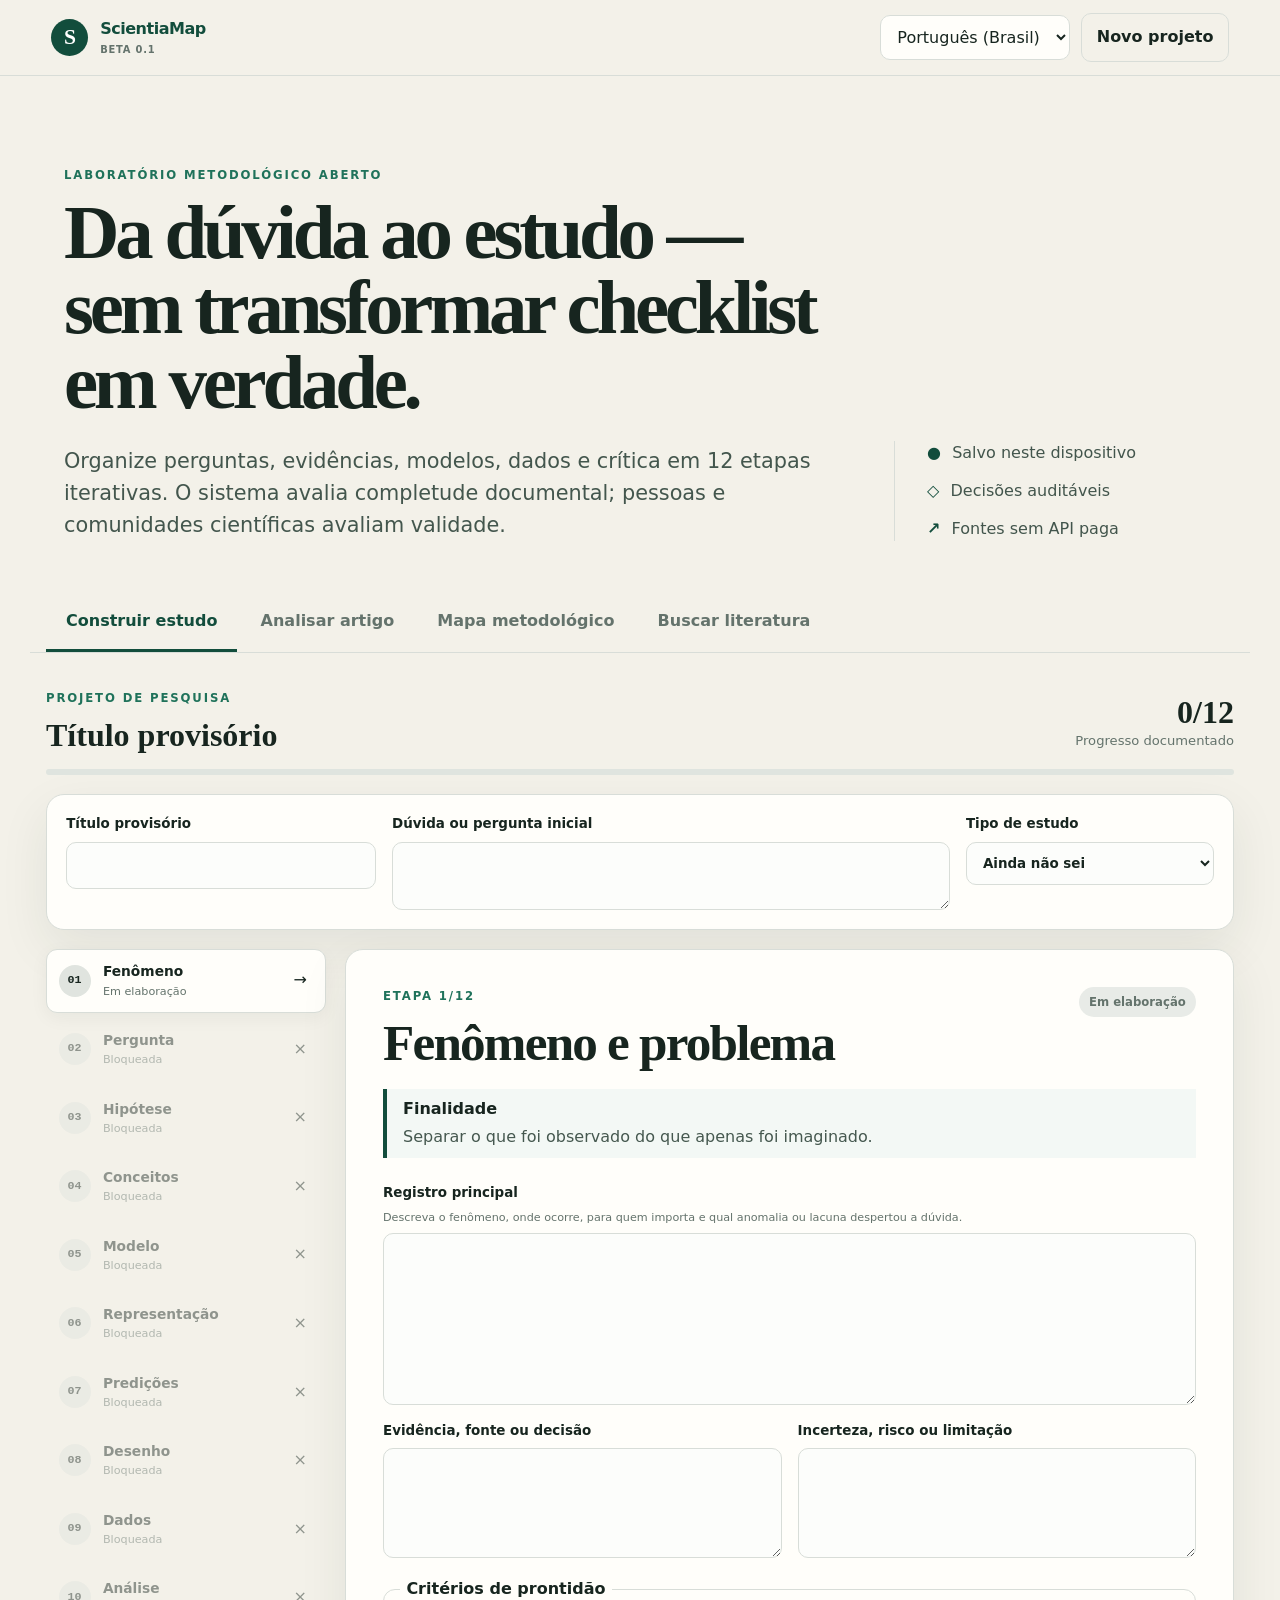
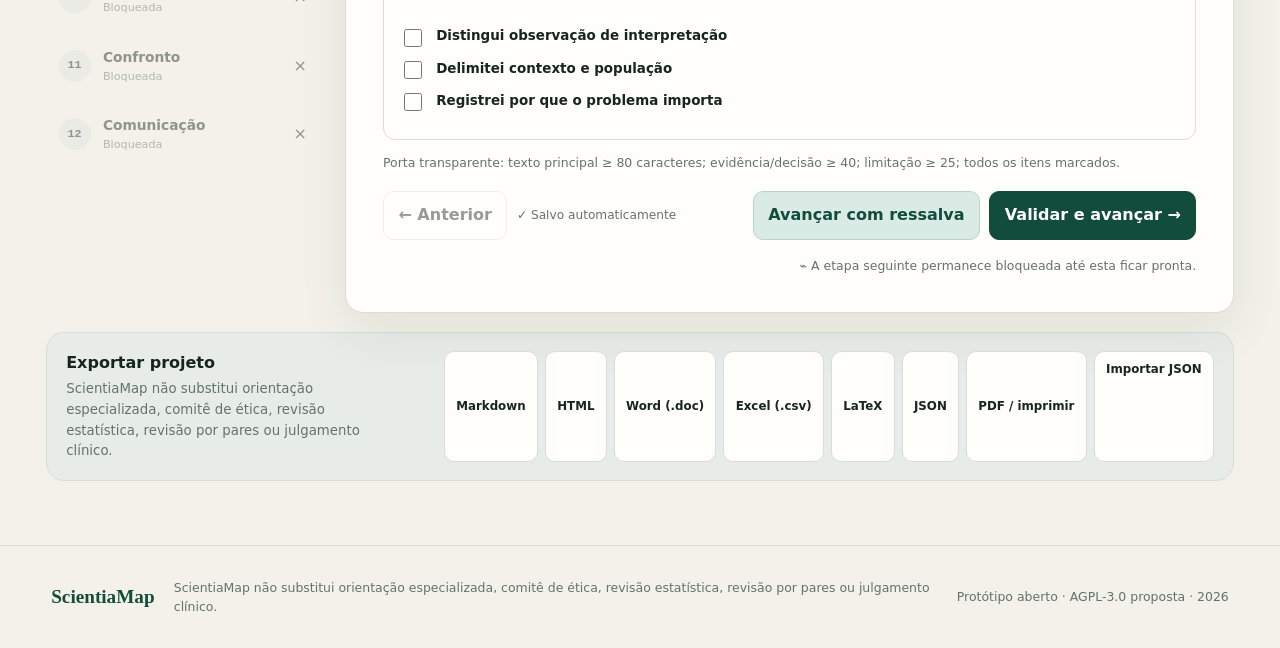
<file: scientiamap-v0.1/index.html>
<!doctype html>
<html lang="pt-BR">
<head>
  <meta charset="utf-8">
  <meta name="viewport" content="width=device-width, initial-scale=1">
  <meta name="description" content="ScientiaMap: laboratório metodológico aberto da dúvida à comunicação científica.">
  <title>ScientiaMap — Laboratório metodológico aberto</title>
  <link rel="stylesheet" href="styles.css">
</head>
<body>
  <a class="skip-link" href="#content">Ir ao conteúdo</a>
  <header class="topbar">
    <a class="brand" href="#top" aria-label="ScientiaMap">
      <span class="brand-mark" aria-hidden="true">S</span>
      <span>ScientiaMap <small>beta 0.1</small></span>
    </a>
    <div class="top-actions">
      <label class="sr-only" for="language">Idioma</label>
      <select id="language">
        <option value="pt-BR">Português (Brasil)</option>
        <option value="en">English</option>
        <option value="es">Español</option>
        <option value="zh-CN">简体中文</option>
      </select>
      <button id="new-project" class="button ghost" type="button">Novo projeto</button>
    </div>
  </header>

  <main id="content">
    <section class="hero" id="top">
      <div>
        <p class="eyebrow" data-i18n="eyebrow">Laboratório metodológico aberto</p>
        <h1 data-i18n="hero">Da dúvida ao estudo — sem transformar checklist em verdade.</h1>
        <p class="hero-copy" data-i18n="intro">Organize perguntas, evidências, modelos, dados e crítica em 12 etapas iterativas. O sistema avalia completude documental; pessoas e comunidades científicas avaliam validade.</p>
      </div>
      <div class="principles" aria-label="Princípios do produto">
        <span><b aria-hidden="true">●</b> <i data-i18n="local">Salvo neste dispositivo</i></span>
        <span><b aria-hidden="true">◇</b> <i data-i18n="audit">Decisões auditáveis</i></span>
        <span><b aria-hidden="true">↗</b> <i data-i18n="free">Fontes sem API paga</i></span>
      </div>
    </section>

    <nav class="tabs" aria-label="Módulos ScientiaMap">
      <button type="button" data-tab="build" class="active" data-i18n="navBuild">Construir estudo</button>
      <button type="button" data-tab="analyze" data-i18n="navAnalyze">Analisar artigo</button>
      <button type="button" data-tab="map" data-i18n="navMap">Mapa metodológico</button>
      <button type="button" data-tab="search" data-i18n="navSearch">Buscar literatura</button>
    </nav>

    <section id="panel-build" class="panel active" aria-labelledby="build-title">
      <div class="project-head">
        <div>
          <p class="section-kicker" data-i18n="project">Projeto de pesquisa</p>
          <h2 id="build-title" data-project-title data-i18n="workingTitle">Título provisório</h2>
        </div>
        <div class="progress-copy"><strong id="progress-count">0/12</strong><span data-i18n="progress">Progresso documentado</span></div>
        <div class="progress-track"><span id="progress-bar"></span></div>
      </div>

      <div class="project-basics">
        <label><span data-i18n="workingTitle">Título provisório</span><input id="project-title" type="text" autocomplete="off"></label>
        <label class="question-field"><span data-i18n="question">Dúvida ou pergunta inicial</span><textarea id="project-question" rows="2"></textarea></label>
        <label><span data-i18n="studyType">Tipo de estudo</span><select id="study-type"></select></label>
      </div>

      <div class="builder">
        <aside id="stage-rail" class="stage-rail" aria-label="Etapas da pesquisa"></aside>
        <article class="editor">
          <header class="editor-head">
            <div><p class="section-kicker"><span data-i18n="stage">Etapa</span> <span id="stage-counter">1/12</span></p><h2 id="stage-title"></h2></div>
            <span id="stage-status" class="status-pill open"></span>
          </header>

          <div class="goal"><strong data-i18n="purpose">Finalidade</strong><p id="stage-goal"></p></div>
          <label><span data-i18n="mainRecord">Registro principal</span><small id="stage-prompt" class="prompt"></small><textarea id="stage-main" rows="7"></textarea></label>
          <div class="two-fields">
            <label><span data-i18n="evidence">Evidência, fonte ou decisão</span><textarea id="stage-evidence" rows="4"></textarea></label>
            <label><span data-i18n="limits">Incerteza, risco ou limitação</span><textarea id="stage-limits" rows="4"></textarea></label>
          </div>
          <fieldset><legend data-i18n="readiness">Critérios de prontidão</legend><div id="stage-checks"></div></fieldset>
          <p class="gate-note" data-i18n="gate">Porta transparente: texto principal ≥ 80 caracteres; evidência/decisão ≥ 40; limitação ≥ 25; todos os itens marcados.</p>
          <p id="override-note" class="override-note" hidden></p>
          <p id="validation" class="validation" role="alert" hidden></p>

          <div id="override-box" class="override-box" hidden>
            <label><span data-i18n="overrideReason">Justifique a ressalva (mínimo 20 caracteres)</span><textarea id="override-reason" rows="2"></textarea></label>
            <div><button id="confirm-override" type="button" class="button primary" data-i18n="recordCaveat">Registrar ressalva</button><button id="cancel-override" type="button" class="button ghost" aria-label="Cancelar">×</button></div>
          </div>

          <div class="editor-actions">
            <button id="previous-stage" class="button ghost" type="button"><span aria-hidden="true">←</span> <span data-i18n="previous">Anterior</span></button>
            <span class="autosave"><b aria-hidden="true">✓</b> <i data-i18n="autosave">Salvo automaticamente</i></span>
            <button id="reopen-stage" class="button secondary" type="button" data-i18n="reopen" hidden>Reabrir etapa</button>
            <button id="override-stage" class="button secondary" type="button" data-i18n="caveat">Avançar com ressalva</button>
            <button id="validate-stage" class="button primary" type="button"><span data-i18n="validate">Validar e avançar</span> <span aria-hidden="true">→</span></button>
          </div>
          <p id="locked-note" class="locked-note"><span aria-hidden="true">⌁</span> <span data-i18n="lockedNext">A etapa seguinte permanece bloqueada até esta ficar pronta.</span></p>
        </article>
      </div>

      <div class="export-bar">
        <div><strong data-i18n="exportProject">Exportar projeto</strong><small data-i18n="safety">ScientiaMap não substitui orientação especializada, comitê de ética, revisão estatística, revisão por pares ou julgamento clínico.</small></div>
        <div class="export-actions">
          <button type="button" data-export="md">Markdown</button><button type="button" data-export="html">HTML</button><button type="button" data-export="doc">Word (.doc)</button><button type="button" data-export="csv">Excel (.csv)</button><button type="button" data-export="tex">LaTeX</button><button type="button" data-export="json">JSON</button><button type="button" data-export="pdf">PDF / imprimir</button>
          <label class="file-button"><span data-i18n="importJson">Importar JSON</span><input id="import-project" type="file" accept=".json,application/json"></label>
        </div>
      </div>
    </section>

    <section id="panel-analyze" class="panel module" aria-labelledby="analyze-title" hidden>
      <header class="module-head"><p class="section-kicker">02 · Article → framework</p><h2 id="analyze-title" data-i18n="analyzeTitle">Decompositor de artigo</h2><p data-i18n="analyzeIntro">Cole o texto integral ou carregue um arquivo textual. A análise procura conteúdo — não apenas títulos — e associa trechos às 12 etapas.</p></header>
      <div class="analyzer-input">
        <label class="file-drop"><span data-i18n="textFile">Arquivo textual</span><input id="article-file" type="file" accept=".txt,.md,.html,.htm,.csv,.tex,.json,text/*"><small>TXT · MD · HTML · CSV · TEX · JSON</small></label>
        <label><span data-i18n="articleText">Texto do artigo</span><textarea id="article-text" rows="14"></textarea></label>
        <button id="analyze-button" class="button primary wide" type="button" data-i18n="analyzeAction">Analisar conteúdo</button>
        <p class="gate-note" data-i18n="heuristic">Análise heurística local. Confiança mede correspondência textual, não qualidade, veracidade nem risco de viés.</p>
      </div>
      <div id="analysis-results" class="analysis-results" hidden>
        <div id="analysis-summary" class="analysis-summary"></div>
        <div id="coverage-list" class="coverage-list"></div>
      </div>
    </section>

    <section id="panel-map" class="panel module map-module" aria-labelledby="map-title" hidden>
      <header class="module-head"><p class="section-kicker">03 · System view</p><h2 id="map-title" data-i18n="mapTitle">O método é uma rede com retornos, não uma escada irreversível</h2><p data-i18n="mapIntro">As portas ajudam a não pular documentação essencial. Resultados inesperados podem obrigar o pesquisador a voltar ao conceito, modelo, predição, instrumento ou análise.</p></header>
      <div class="map-legend"><span><i class="conceptual"></i><b data-i18n="conceptual">Construção conceitual</b></span><span><i class="empirical"></i><b data-i18n="empirical">Confronto empírico</b></span><span><i class="public"></i><b data-i18n="publicCritique">Crítica pública</b></span></div>
      <div id="method-map" class="method-map"></div>
      <div class="loop-band"><span aria-hidden="true">↶</span><strong data-i18n="returns">Retornos permitidos e registrados</strong><span aria-hidden="true">↷</span></div>
      <p class="map-warning" data-i18n="mapNote">Prontidão significa: os elementos mínimos foram explicitados. Não significa: a hipótese é verdadeira, o desenho é ético ou a análise está correta.</p>
    </section>

    <section id="panel-search" class="panel module" aria-labelledby="search-title" hidden>
      <header class="module-head"><p class="section-kicker">04 · Open discovery</p><h2 id="search-title" data-i18n="searchTitle">Descoberta federada de literatura</h2><p data-i18n="searchIntro">Busca metadados em Crossref, Europe PMC e arXiv. É ampla, mas não exaustiva: bases têm coberturas e políticas diferentes.</p></header>
      <form id="search-form" class="search-panel">
        <label class="query-field"><span data-i18n="query">Tema, título, autor, DOI ou palavras-chave</span><input id="search-query" type="search" required minlength="2"></label>
        <label><span data-i18n="yearFrom">Ano inicial</span><input id="year-from" inputmode="numeric" pattern="[0-9]{4}"></label>
        <label><span data-i18n="yearTo">Ano final</span><input id="year-to" inputmode="numeric" pattern="[0-9]{4}"></label>
        <button id="search-button" class="button primary" type="submit" data-i18n="searchAction">Buscar</button>
      </form>
      <p class="gate-note" data-i18n="paywall">A plataforma nunca contorna paywalls. Ela aponta metadados e textos legalmente abertos, preservando DOI, fonte e licença quando disponíveis.</p>
      <p id="search-message" class="validation" role="status" hidden></p>
      <p id="result-count" class="result-count" hidden></p>
      <div id="literature-list" class="literature-list"></div>
      <aside class="source-notes"><h3 data-i18n="sourcesLimits">Fontes e limites da versão</h3><p data-i18n="sourceText">A arquitetura de produção prevê também OpenAlex por chave gratuita ou snapshot local, PubMed/PMC, DOAJ, SciELO e repositórios OAI-PMH. Nenhuma fonte isolada representa “todos os estudos”.</p><div><a href="https://www.crossref.org/documentation/retrieve-metadata/rest-api/" target="_blank" rel="noreferrer">Crossref</a><a href="https://europepmc.org/RestfulWebService" target="_blank" rel="noreferrer">Europe PMC</a><a href="https://info.arxiv.org/help/api/" target="_blank" rel="noreferrer">arXiv</a><a href="https://www.openarchives.org/pmh/" target="_blank" rel="noreferrer">OAI-PMH</a></div></aside>
    </section>
  </main>

  <footer><strong>ScientiaMap</strong><p data-i18n="safety">ScientiaMap não substitui orientação especializada, comitê de ética, revisão estatística, revisão por pares ou julgamento clínico.</p><span>Protótipo aberto · AGPL-3.0 proposta · 2026</span></footer>
  <script src="app.js" defer></script>
</body>
</html>
</file>
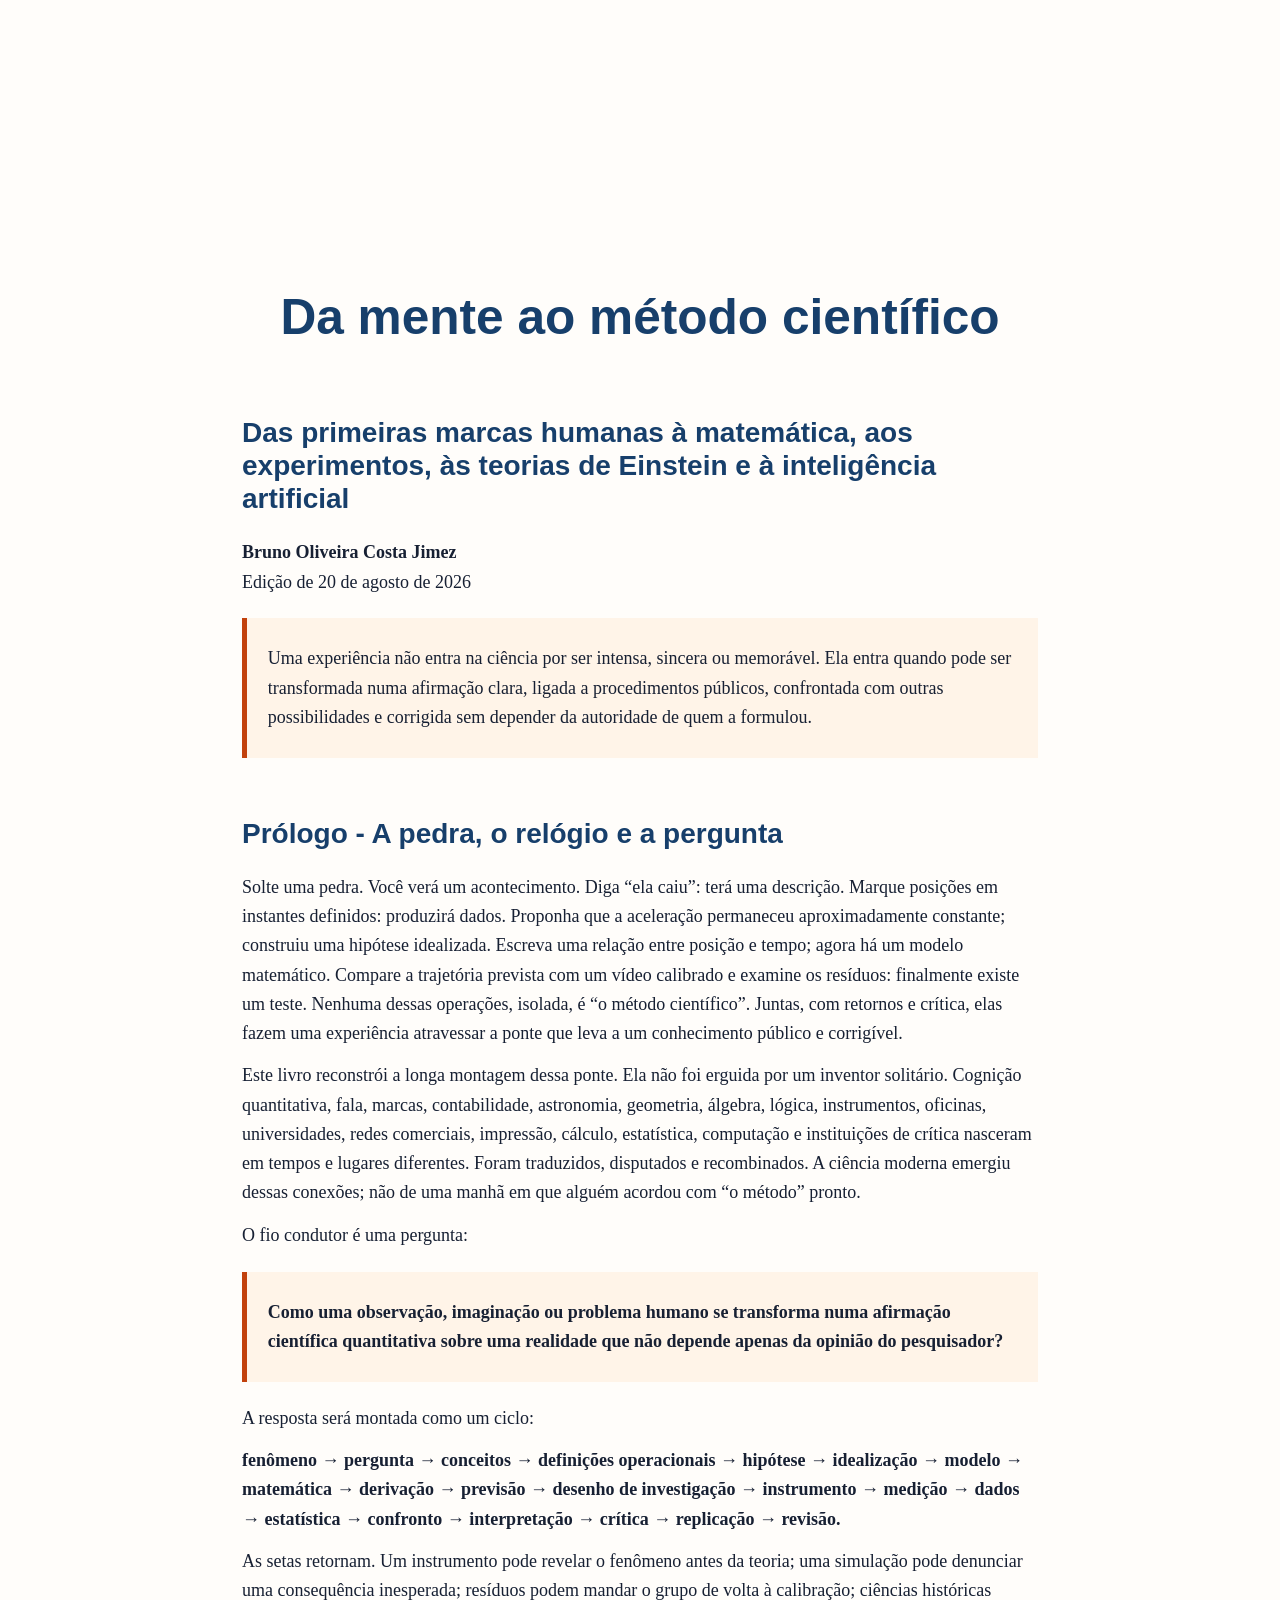
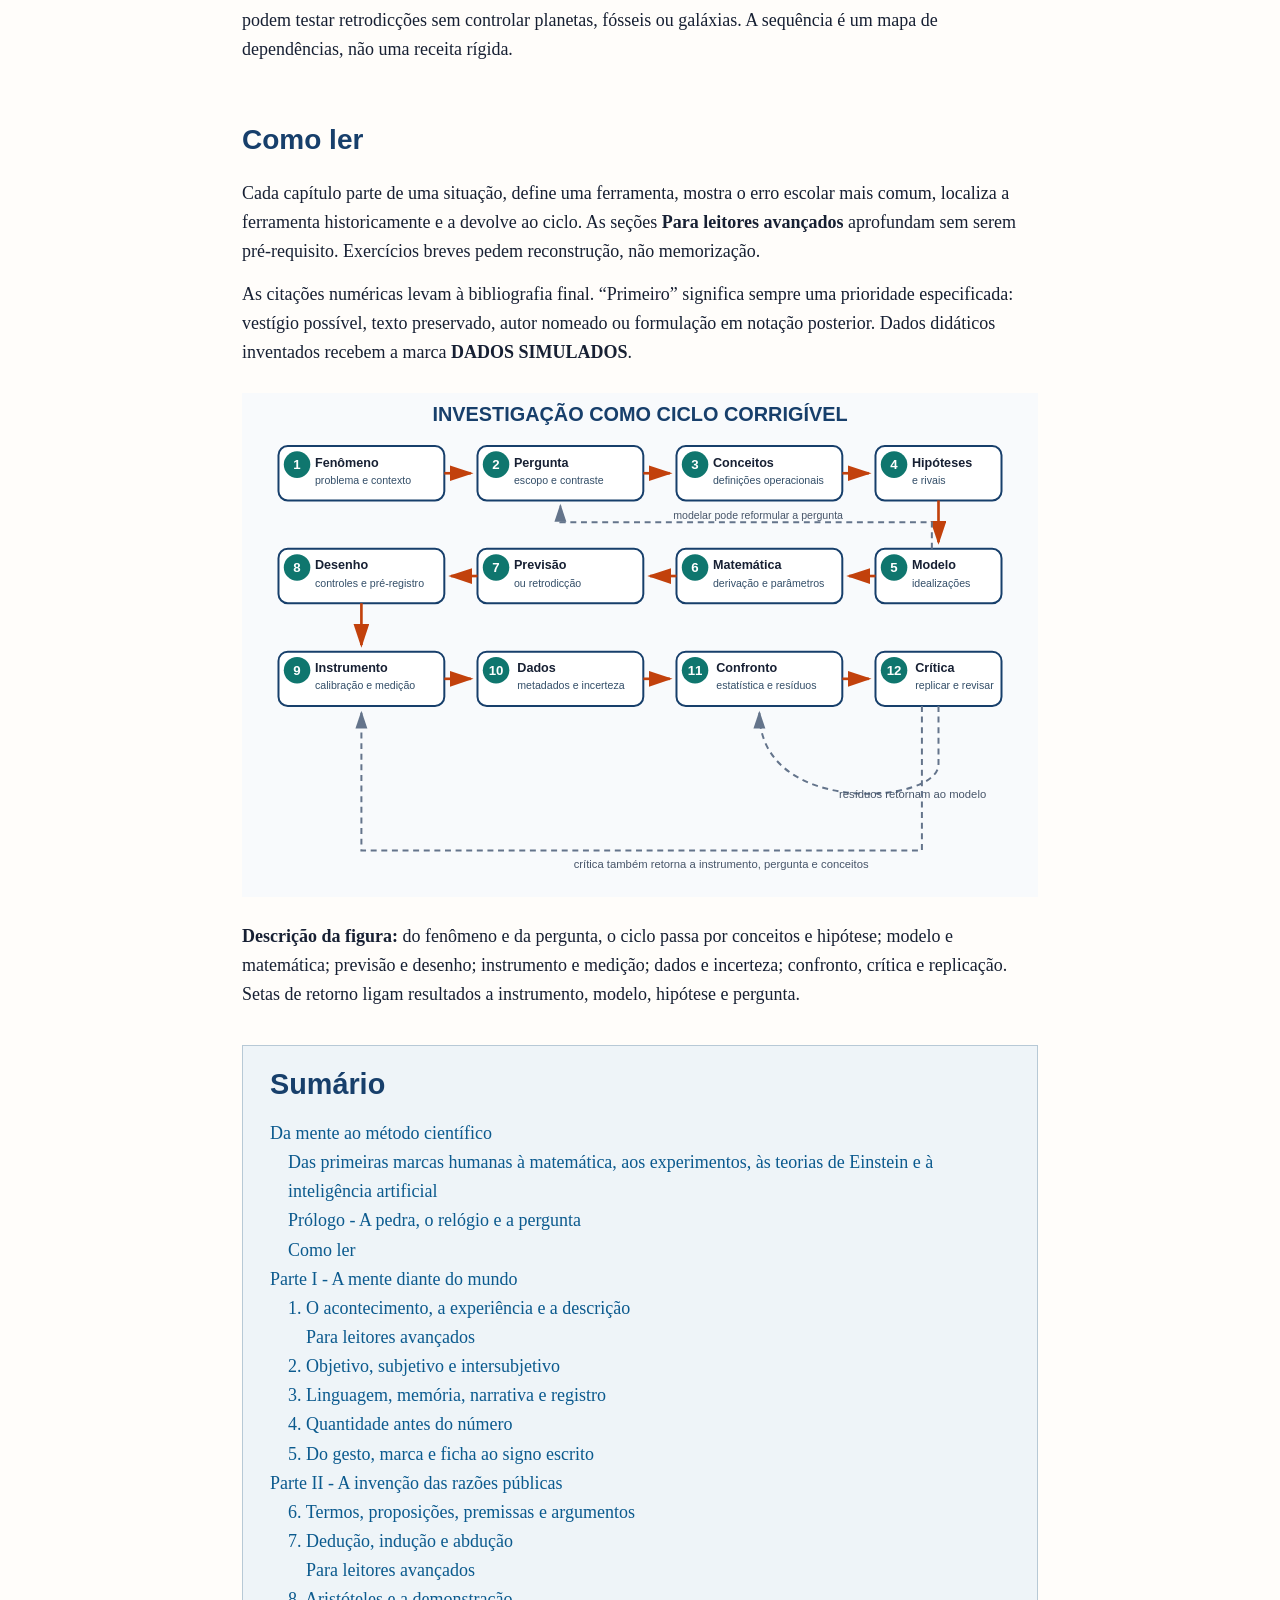
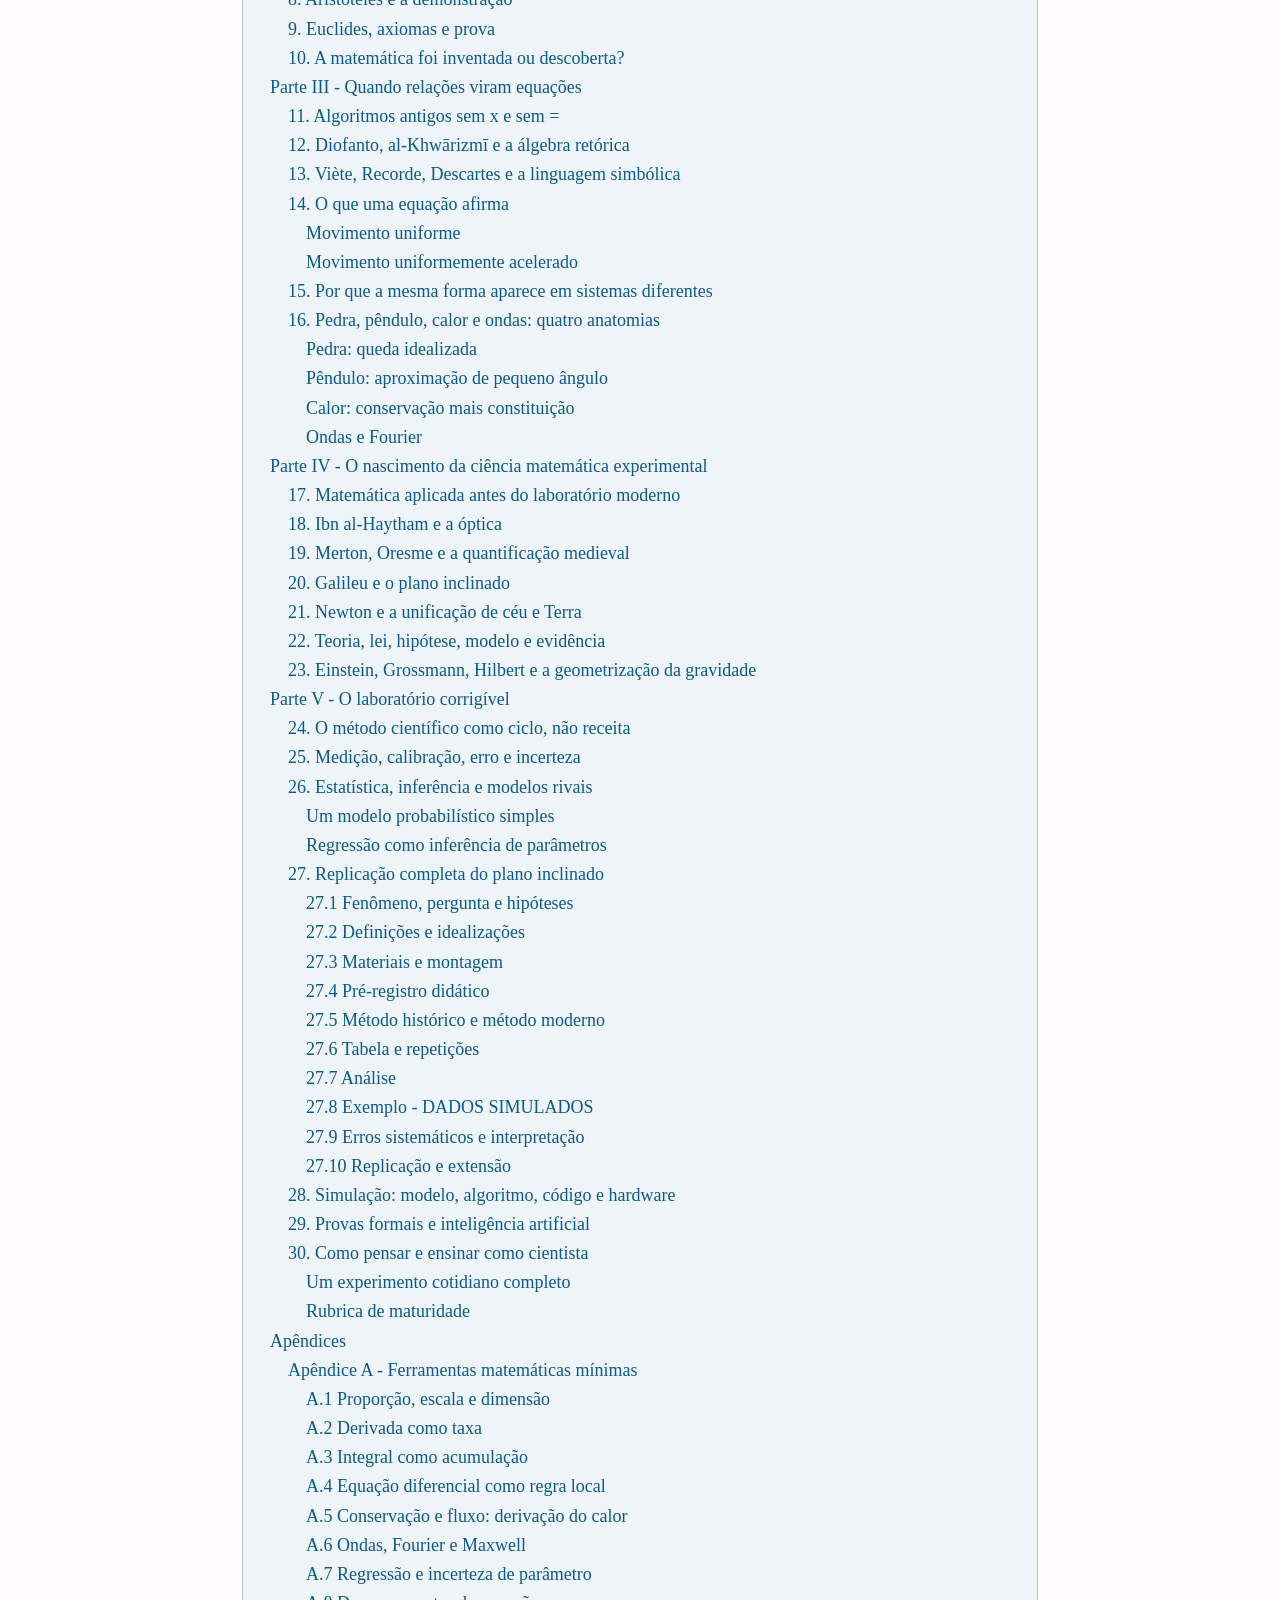
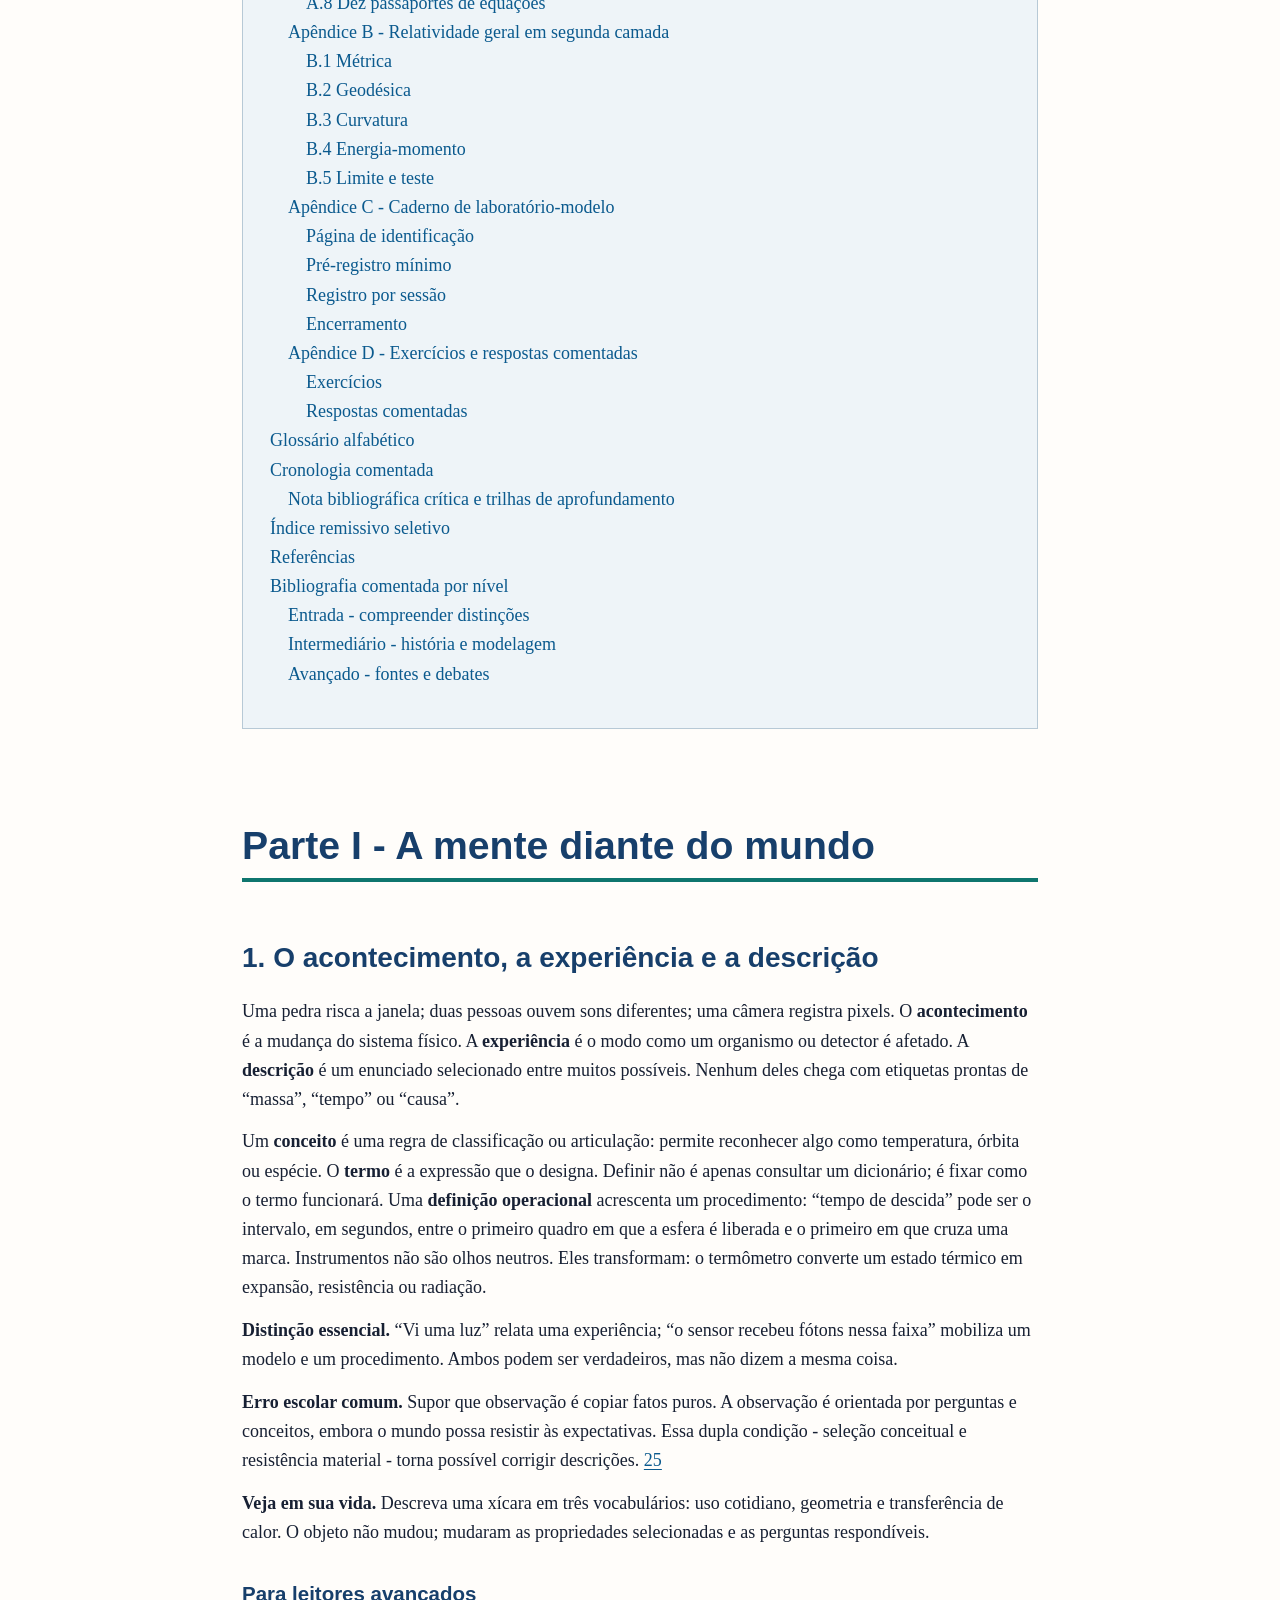
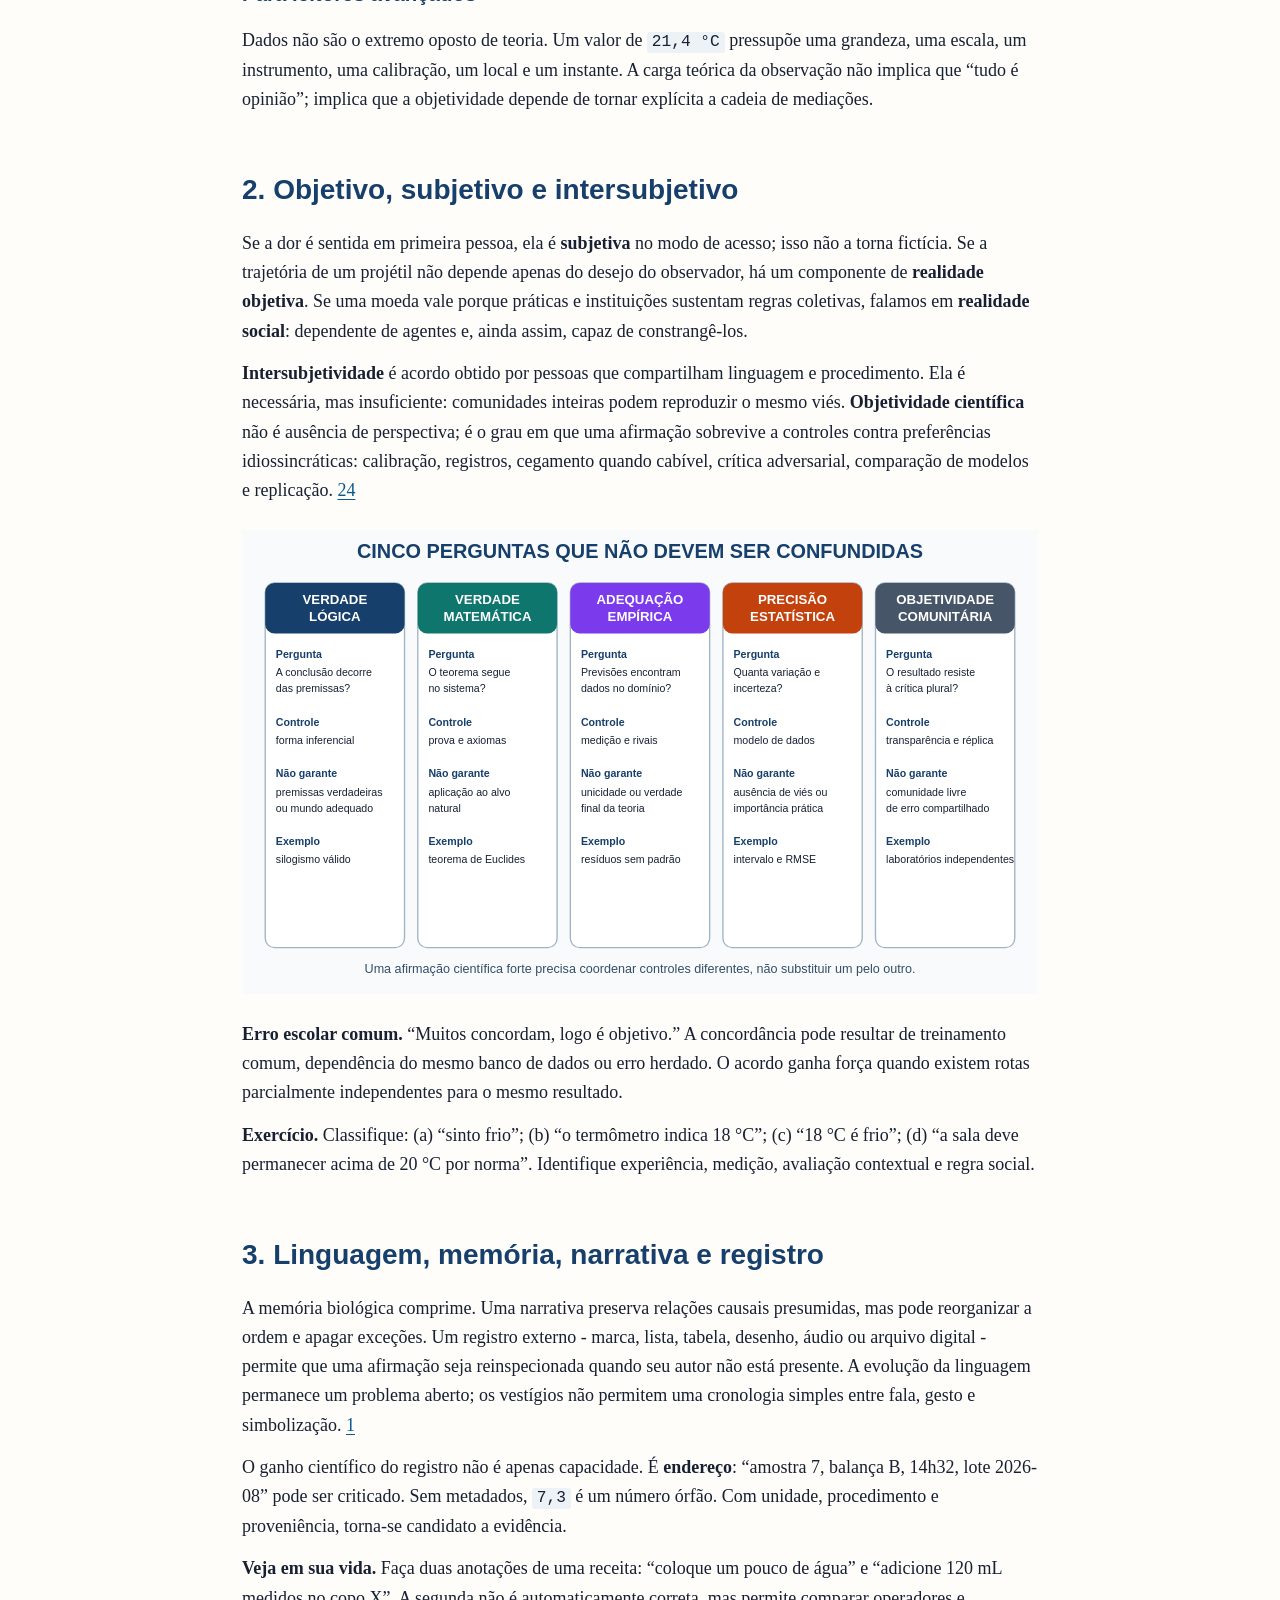
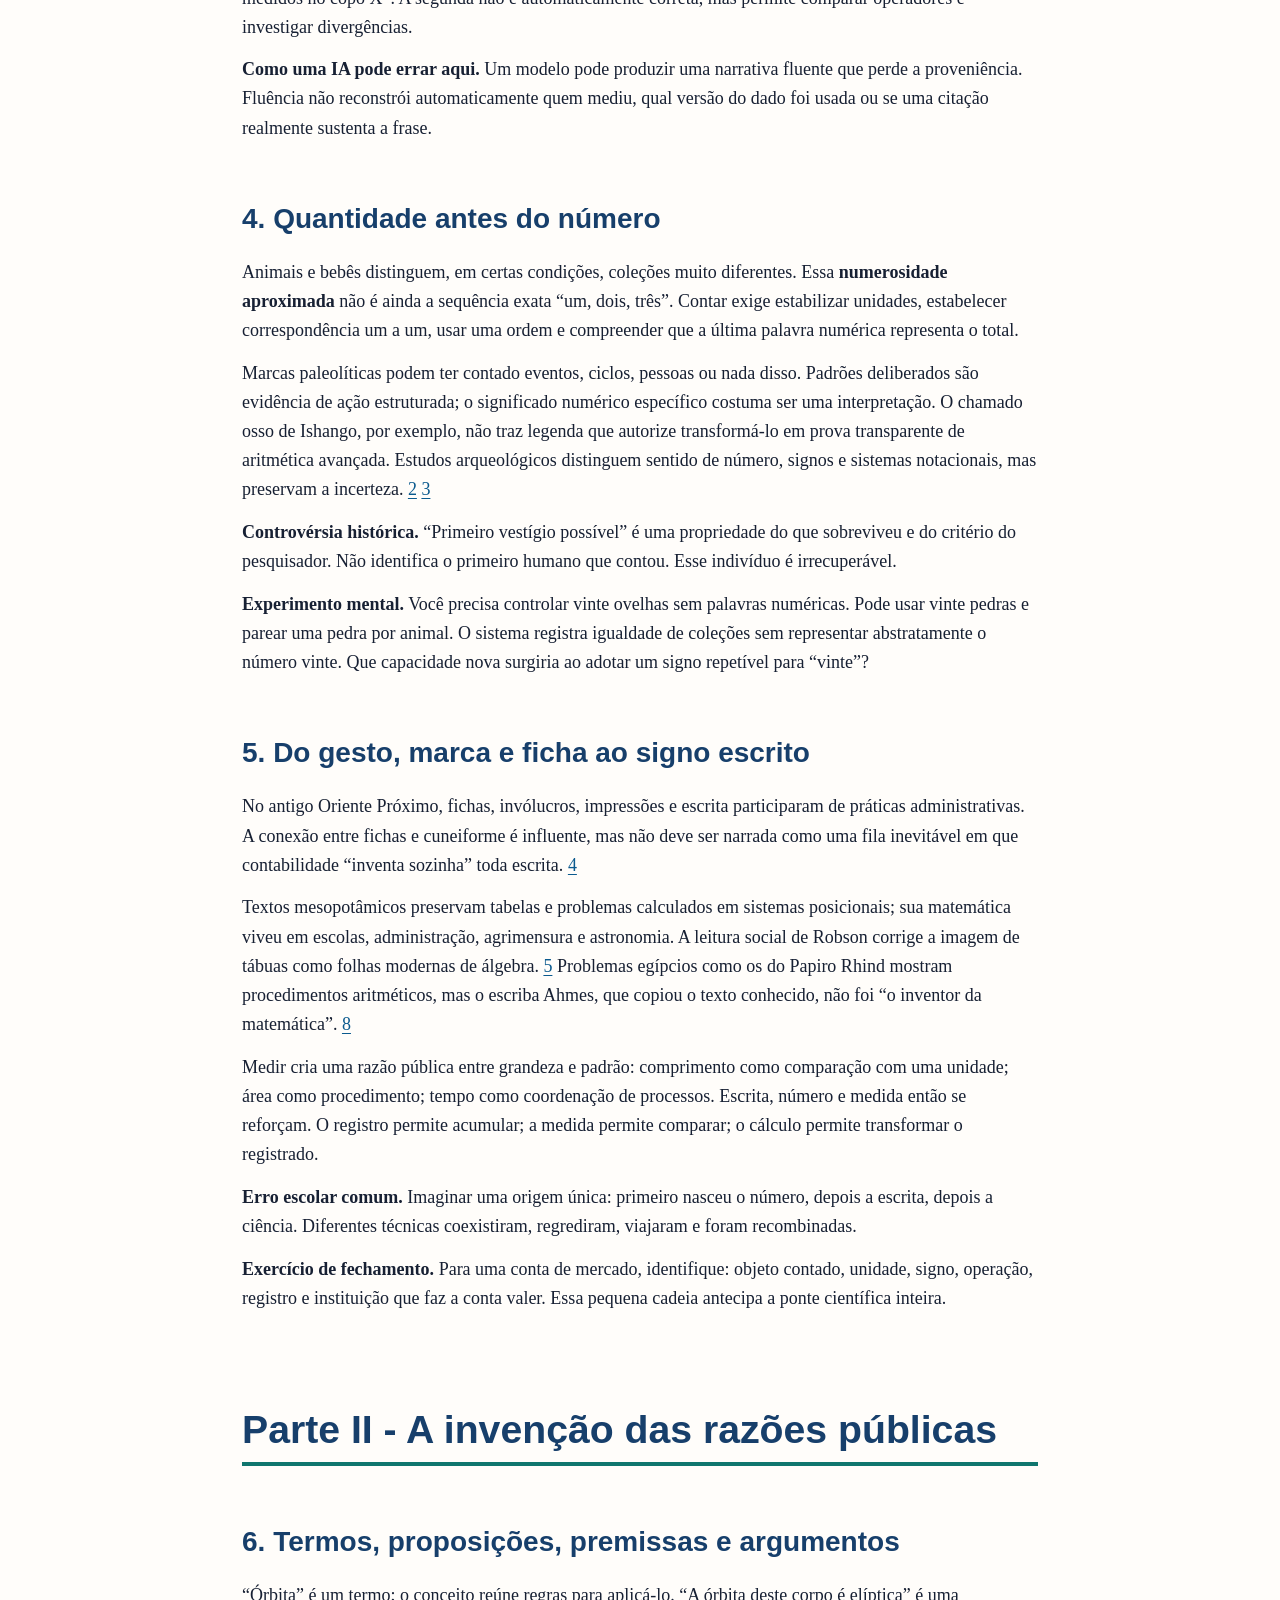
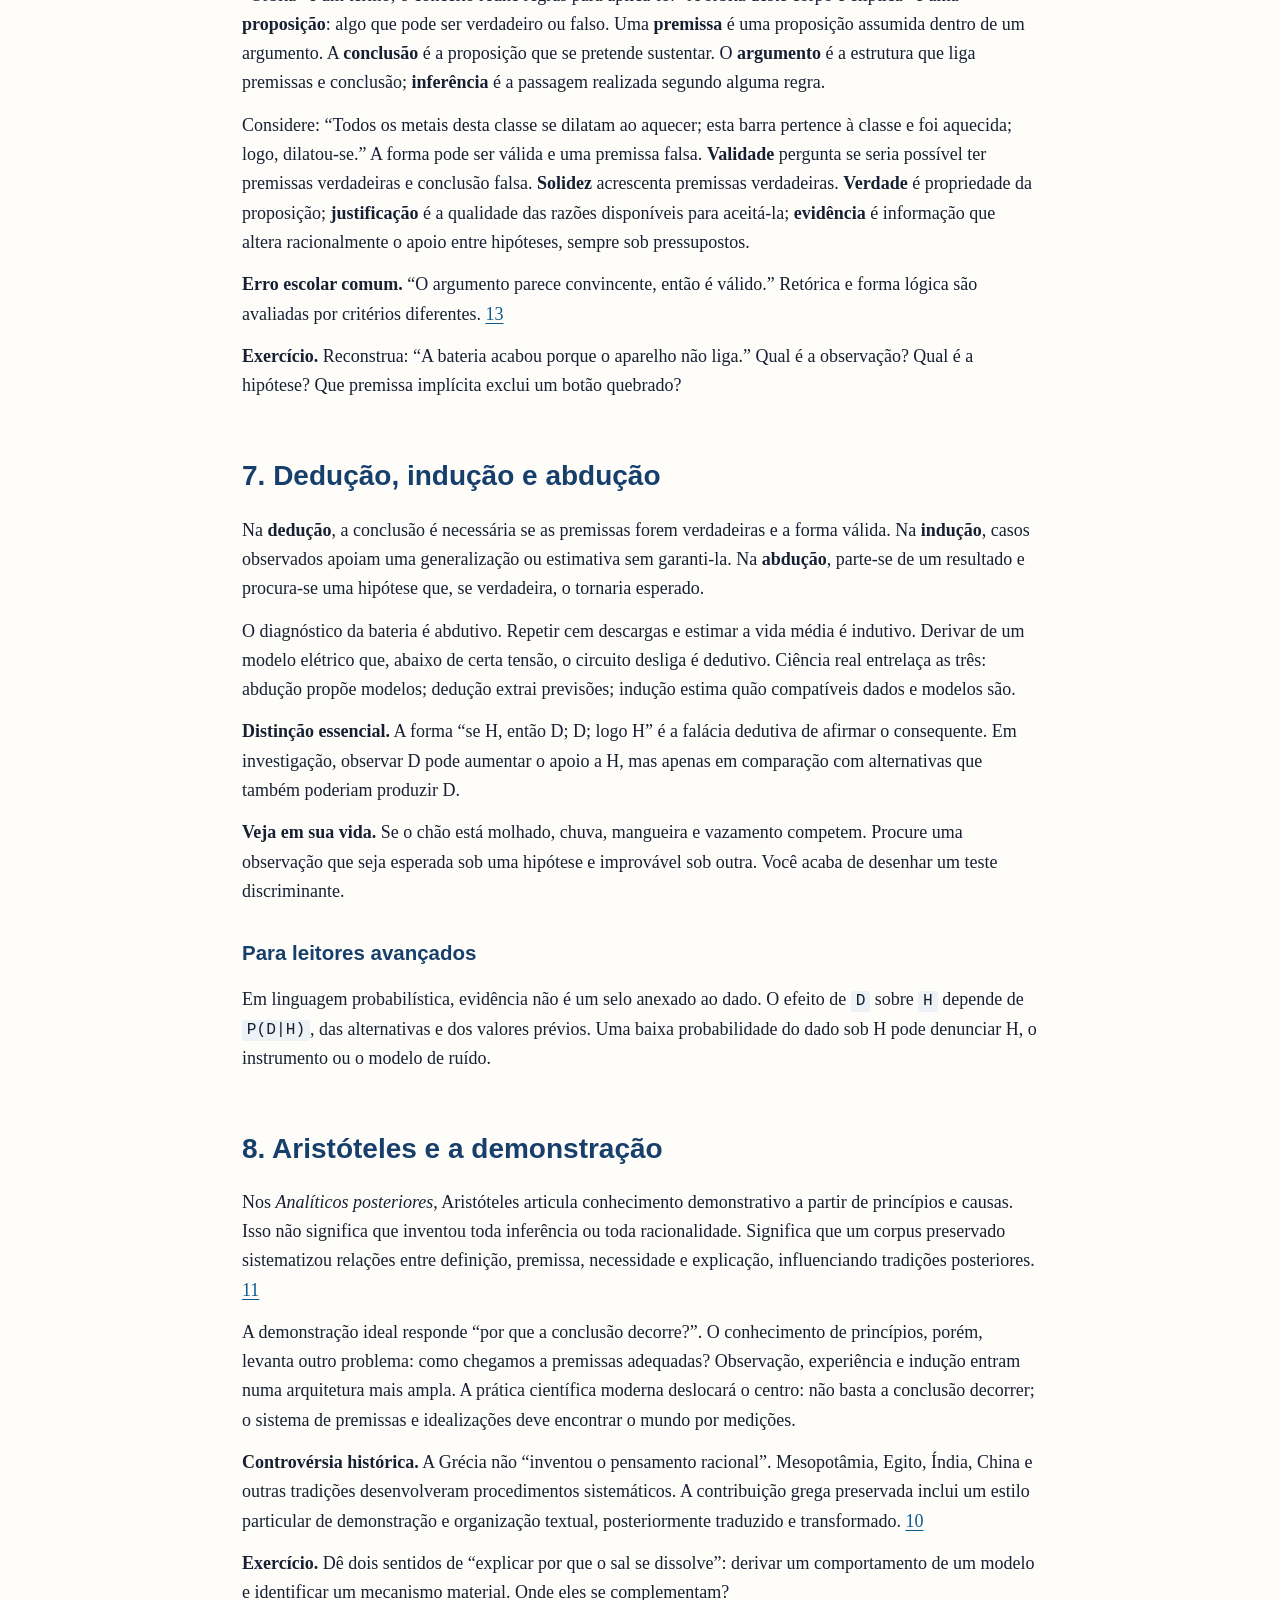
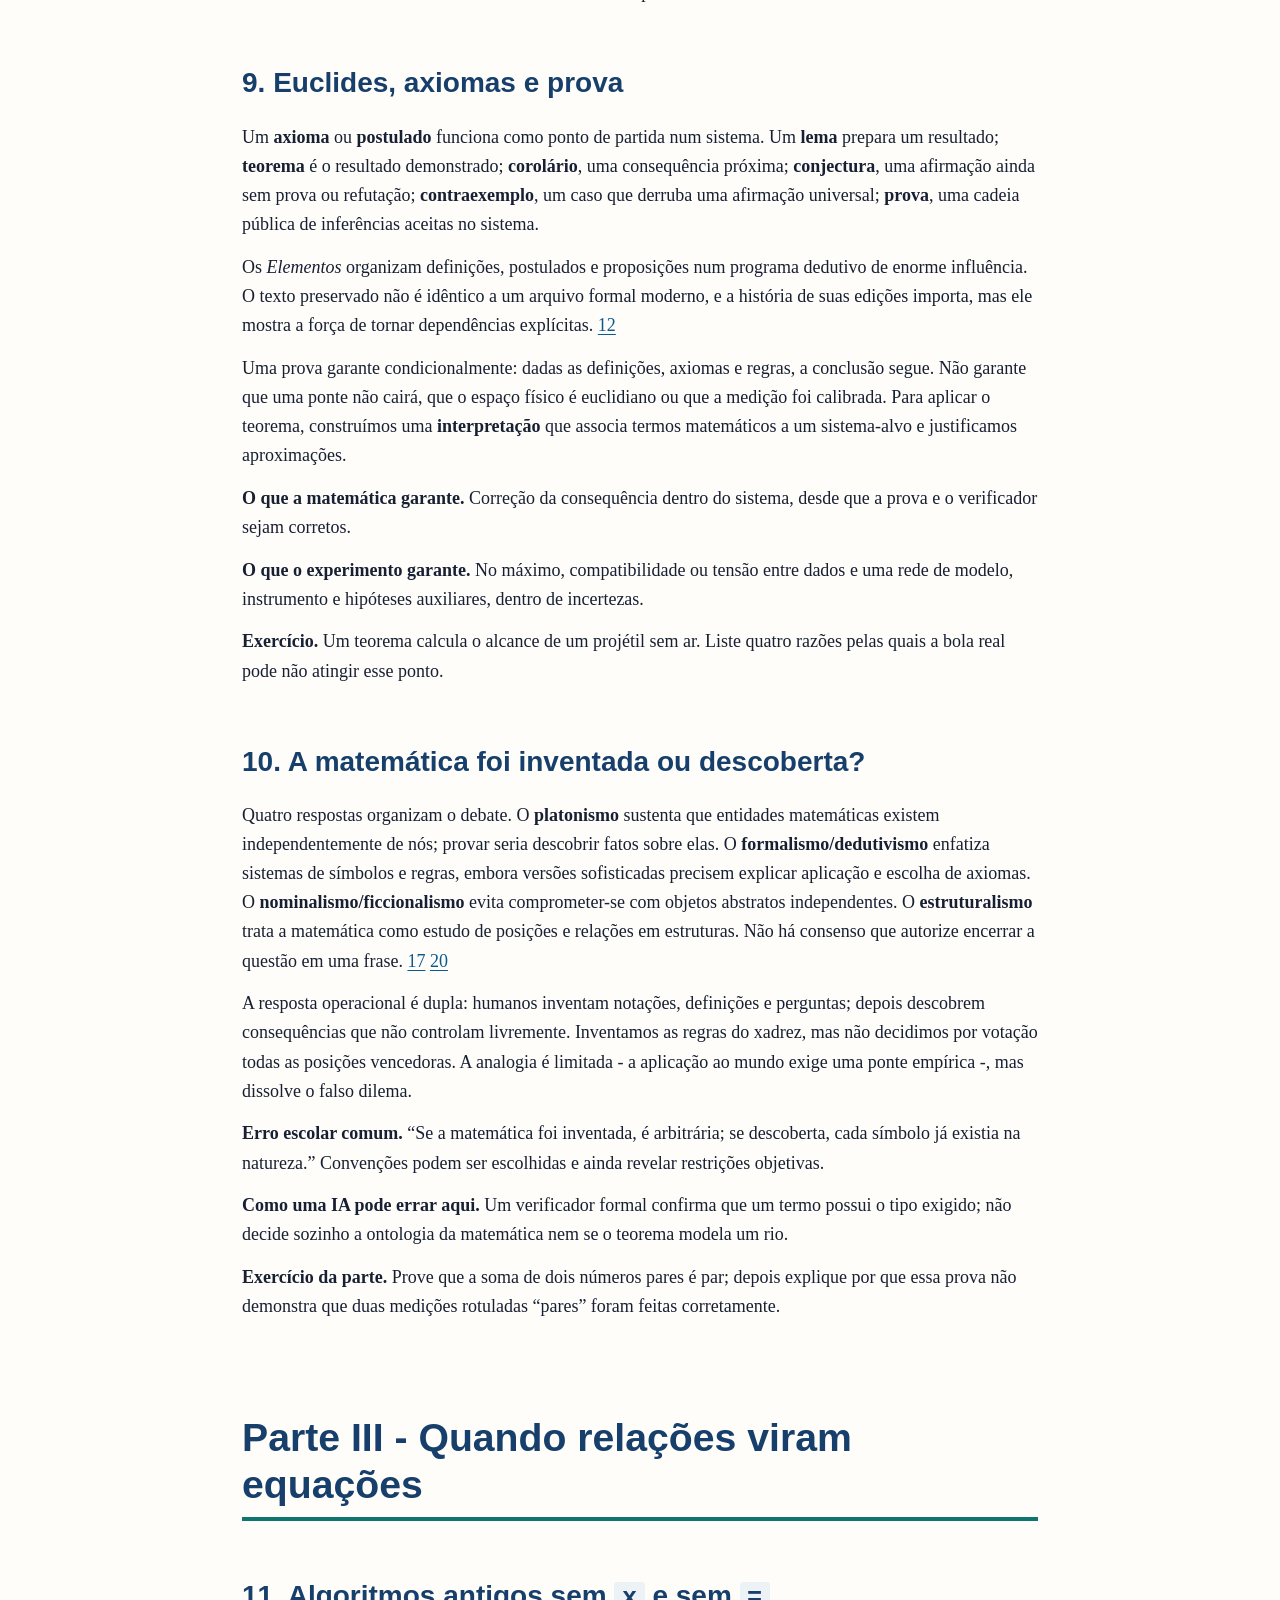
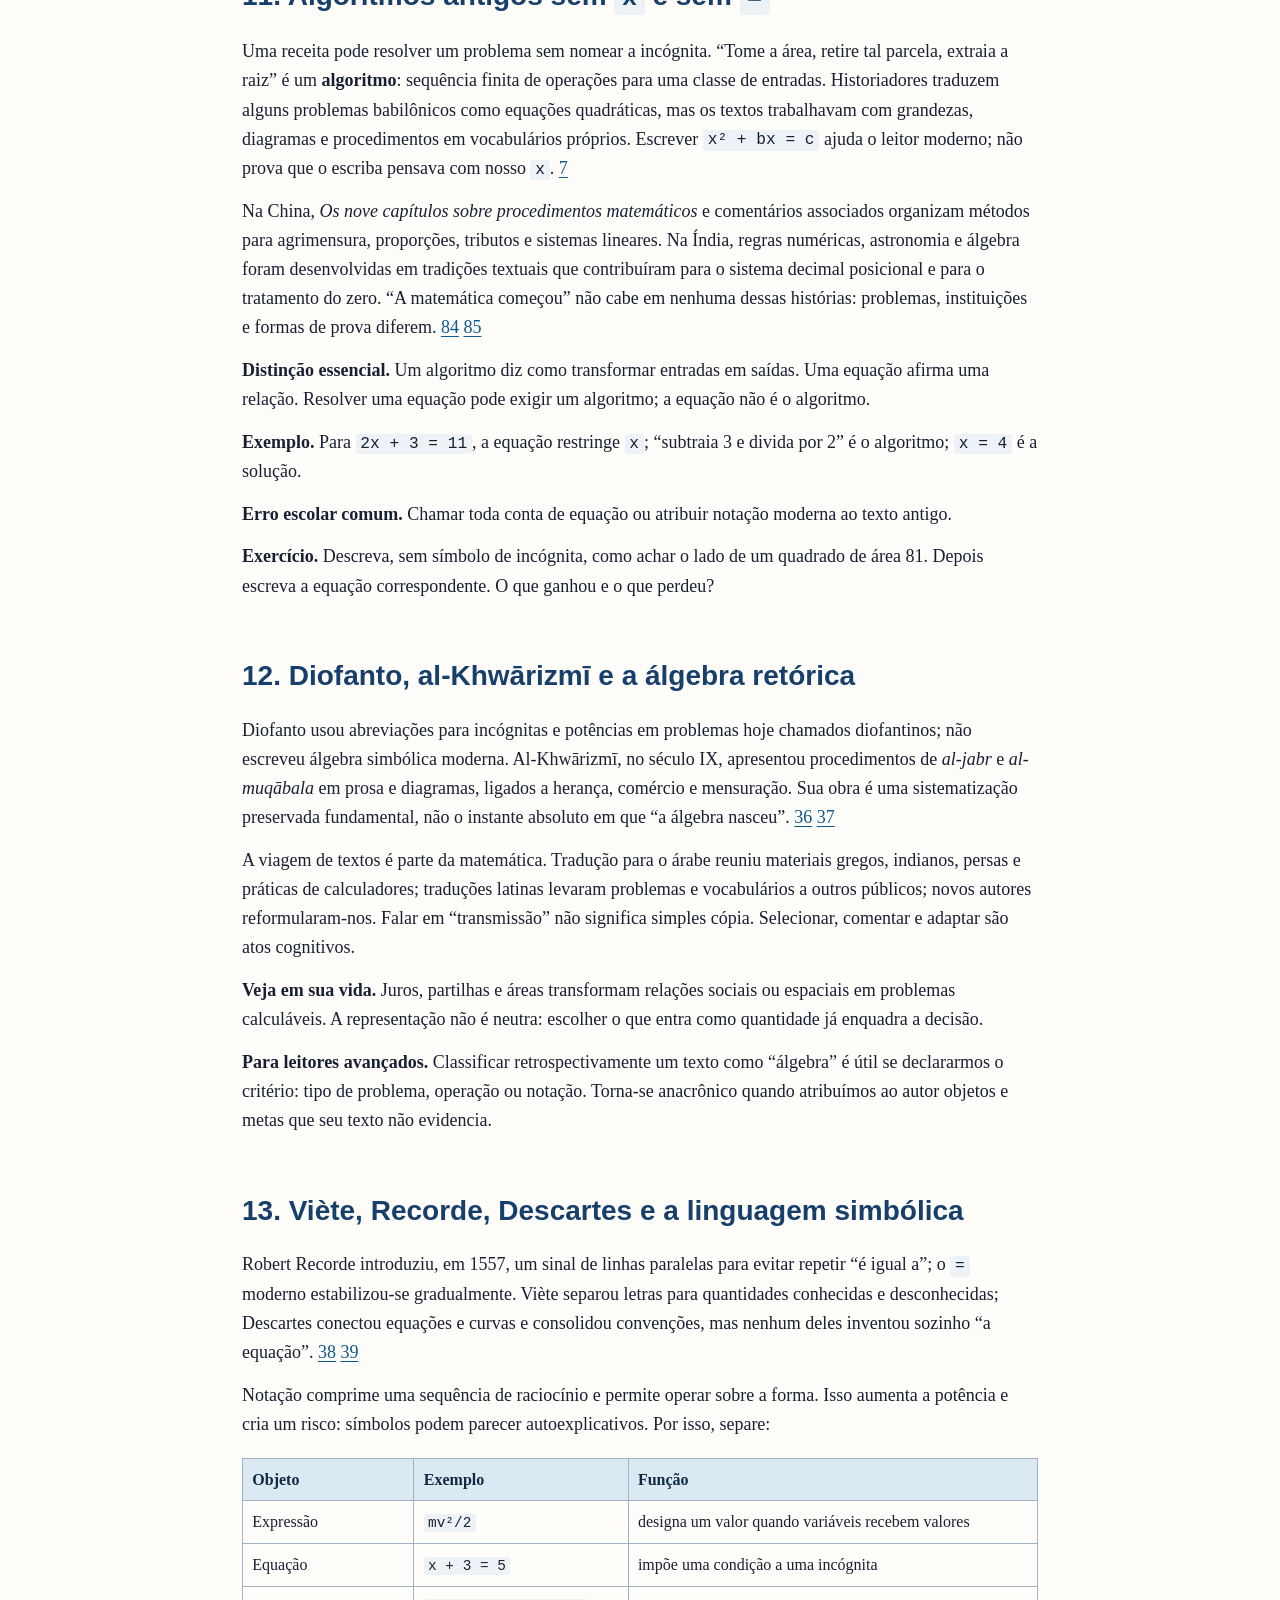
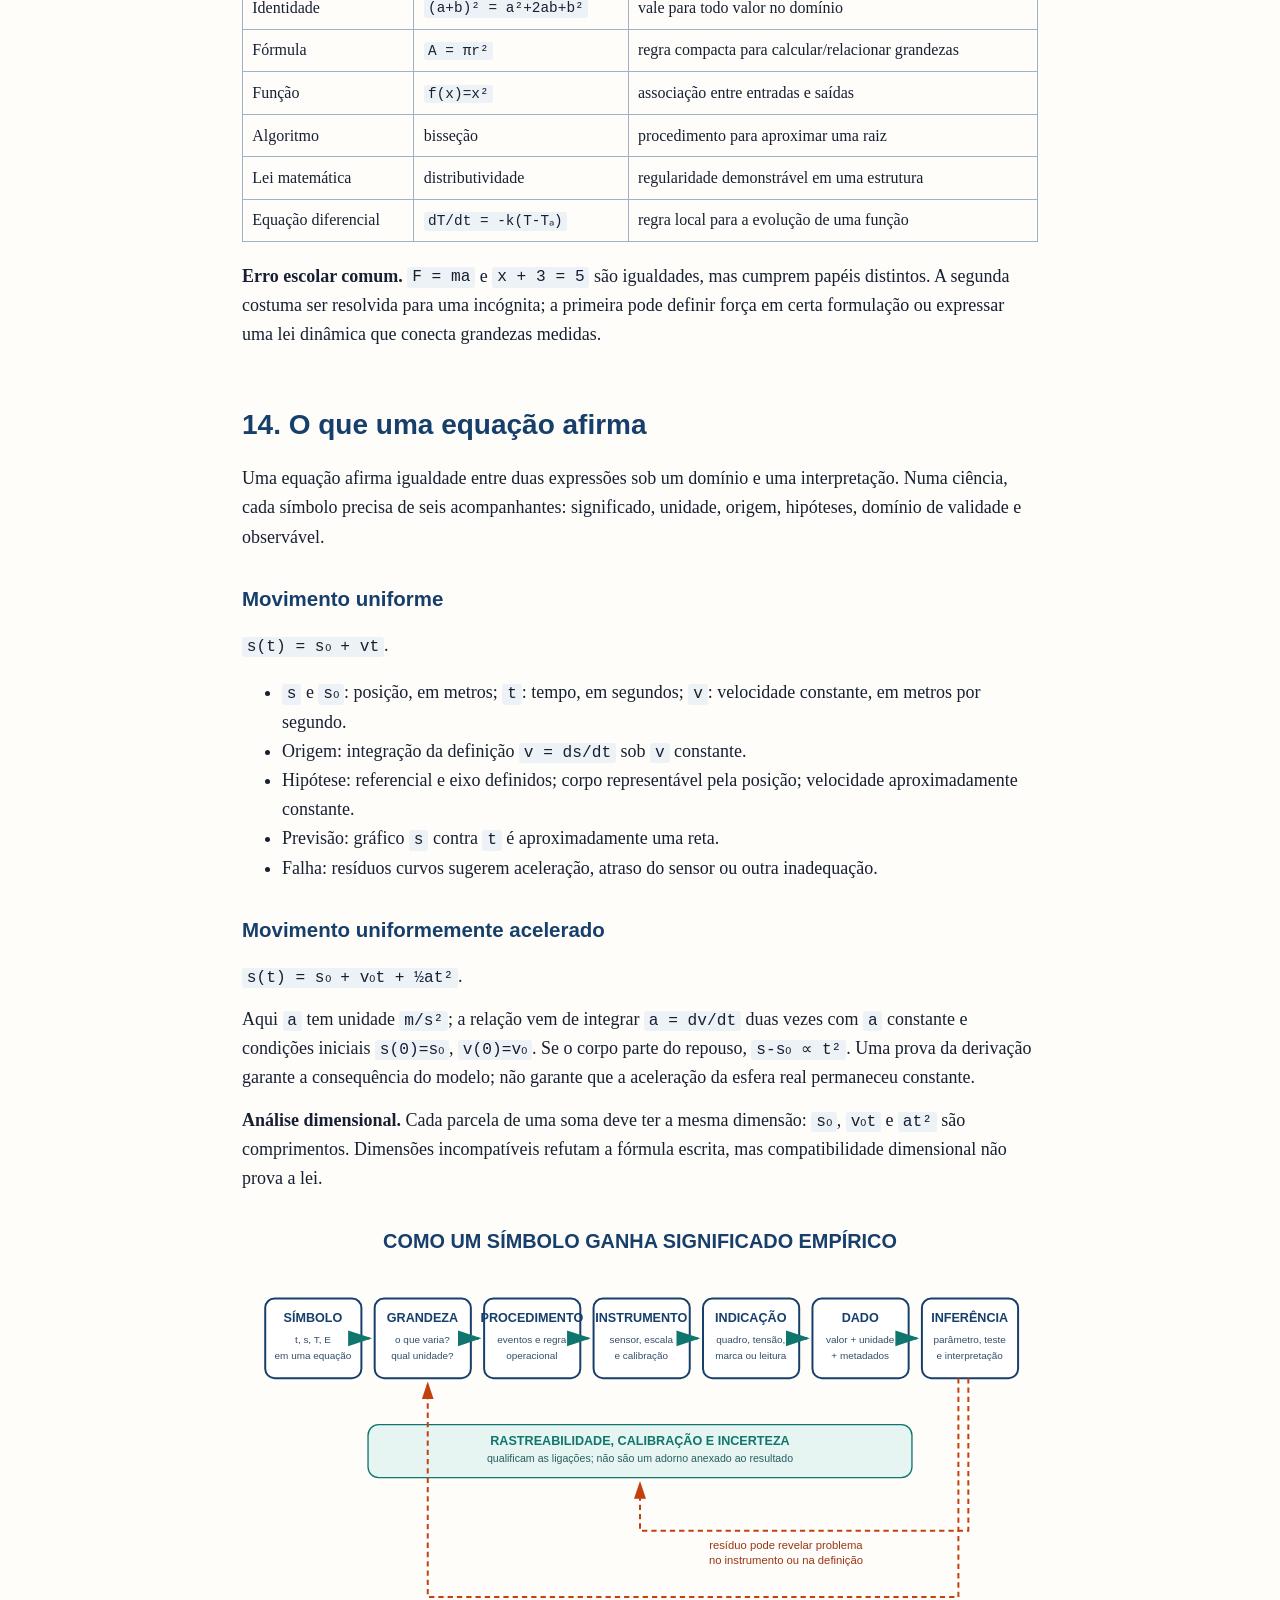
<file: print.html>
<!doctype html>
<html lang="pt-BR"><head><meta charset="utf-8"><meta name="viewport" content="width=device-width,initial-scale=1">
<meta name="author" content="Bruno Oliveira Costa Jimez"><meta name="date" content="2026-08-20">
<title>Da mente ao método científico</title><style>
:root { --ink:#172033; --blue:#173f6b; --teal:#0f766e; --orange:#c2410c; --paper:#fffdfa; --soft:#eef4f8; }
* { box-sizing:border-box; }
html { scroll-behavior:smooth; }
body { margin:0 auto; max-width:920px; padding:48px 62px 80px; color:var(--ink); background:var(--paper); font:18px/1.62 Georgia, 'Times New Roman', serif; text-rendering:optimizeLegibility; }
h1,h2,h3,h4 { font-family:'Segoe UI', Arial, sans-serif; color:var(--blue); line-height:1.18; page-break-after:avoid; break-after:avoid-page; }
h1 { font-size:2.45rem; margin:2.4em 0 .7em; border-bottom:4px solid var(--teal); padding-bottom:.22em; }
h1:first-of-type { margin-top:.3em; font-size:3.1rem; border:0; text-align:center; padding-top:25vh; page-break-after:avoid; }
h2 { font-size:1.75rem; margin-top:2.1em; }
h3 { font-size:1.28rem; margin-top:1.7em; }
p { margin:.75em 0; orphans:3; widows:3; }
a { color:#0b5a8e; text-decoration-thickness:.06em; text-underline-offset:.14em; }
blockquote { border-left:5px solid var(--orange); background:#fff4e8; padding:.7em 1.15em; margin:1.2em 0; }
code { font-family:'Cascadia Mono', Consolas, monospace; background:#edf2f7; padding:.08em .3em; border-radius:3px; font-size:.9em; }
table { border-collapse:collapse; width:100%; margin:1.2em 0; font-size:.89em; break-inside:auto; }
thead { display:table-header-group; }
tr { break-inside:avoid; }
th { background:#dbe9f2; color:#102a43; text-align:left; }
th,td { border:1px solid #9fb3c4; padding:.48em .58em; vertical-align:top; }
img { display:block; max-width:100%; max-height:700px; margin:1.4em auto; break-inside:avoid; }
nav.toc, .toc { background:var(--soft); border:1px solid #b7c9d6; padding:1.2em 1.5em; margin:2em 0; page-break-before:auto; }
.toc::before { content:'Sumário'; display:block; font:700 1.8rem 'Segoe UI',Arial,sans-serif; color:var(--blue); margin-bottom:.6em; }
.toc ul { list-style:none; padding-left:1em; }
.toc > ul { padding-left:0; }
.toc a { text-decoration:none; }
hr { border:0; border-top:1px solid #9fb3c4; }
@media (max-width:700px) { body{padding:24px 18px;font-size:16px} h1:first-of-type{padding-top:10vh;font-size:2.3rem} table{display:block;overflow-x:auto} }
@media print {
  body { max-width:none; padding:0; background:white; font-size:10.35pt; line-height:1.46; }
  h1 { font-size:23pt; page-break-before:auto; string-set: section content(); }
  h1:first-of-type { page-break-before:auto; padding-top:62mm; font-size:32pt; }
  h1[id^="parte-"], h1#apêndices, h1#referências, h1#bibliografia-comentada-por-nível { page-break-before:always; }
  h2 { font-size:16pt; string-set: chapter content(); }
  h3 { font-size:12.5pt; }
  a { color:inherit; text-decoration:none; }
  nav.toc, .toc { font-size:9.4pt; }
  img { max-height:175mm; }
}
@page { size:A4; margin:18mm 17mm 20mm 21mm; @bottom-center{content:counter(page);font:9pt 'Segoe UI';color:#52606d} @top-center{content:string(chapter);font:8pt 'Segoe UI';color:#52606d} }
@page:first { @top-center{content:none} @bottom-center{content:none} }
</style></head>
<body><main id="conteudo"><h1 id="da-mente-ao-metodo-cientifico">Da mente ao método científico</h1>
<h2 id="das-primeiras-marcas-humanas-a-matematica-aos-experimentos-as-teorias-de-einstein-e-a-inteligencia-artificial">Das primeiras marcas humanas à matemática, aos experimentos, às teorias de Einstein e à inteligência artificial</h2>
<p><strong>Bruno Oliveira Costa Jimez</strong><br />
Edição de 20 de agosto de 2026</p>
<blockquote>
<p>Uma experiência não entra na ciência por ser intensa, sincera ou memorável. Ela entra quando pode ser transformada numa afirmação clara, ligada a procedimentos públicos, confrontada com outras possibilidades e corrigida sem depender da autoridade de quem a formulou.</p>
</blockquote>
<h2 id="prologo-a-pedra-o-relogio-e-a-pergunta">Prólogo - A pedra, o relógio e a pergunta</h2>
<p>Solte uma pedra. Você verá um acontecimento. Diga “ela caiu”: terá uma descrição. Marque posições em instantes definidos: produzirá dados. Proponha que a aceleração permaneceu aproximadamente constante; construiu uma hipótese idealizada. Escreva uma relação entre posição e tempo; agora há um modelo matemático. Compare a trajetória prevista com um vídeo calibrado e examine os resíduos: finalmente existe um teste. Nenhuma dessas operações, isolada, é “o método científico”. Juntas, com retornos e crítica, elas fazem uma experiência atravessar a ponte que leva a um conhecimento público e corrigível.</p>
<p>Este livro reconstrói a longa montagem dessa ponte. Ela não foi erguida por um inventor solitário. Cognição quantitativa, fala, marcas, contabilidade, astronomia, geometria, álgebra, lógica, instrumentos, oficinas, universidades, redes comerciais, impressão, cálculo, estatística, computação e instituições de crítica nasceram em tempos e lugares diferentes. Foram traduzidos, disputados e recombinados. A ciência moderna emergiu dessas conexões; não de uma manhã em que alguém acordou com “o método” pronto.</p>
<p>O fio condutor é uma pergunta:</p>
<blockquote>
<p><strong>Como uma observação, imaginação ou problema humano se transforma numa afirmação científica quantitativa sobre uma realidade que não depende apenas da opinião do pesquisador?</strong></p>
</blockquote>
<p>A resposta será montada como um ciclo:</p>
<p><strong>fenômeno → pergunta → conceitos → definições operacionais → hipótese → idealização → modelo → matemática → derivação → previsão → desenho de investigação → instrumento → medição → dados → estatística → confronto → interpretação → crítica → replicação → revisão.</strong></p>
<p>As setas retornam. Um instrumento pode revelar o fenômeno antes da teoria; uma simulação pode denunciar uma consequência inesperada; resíduos podem mandar o grupo de volta à calibração; ciências históricas podem testar retrodicções sem controlar planetas, fósseis ou galáxias. A sequência é um mapa de dependências, não uma receita rígida.</p>
<h2 id="como-ler">Como ler</h2>
<p>Cada capítulo parte de uma situação, define uma ferramenta, mostra o erro escolar mais comum, localiza a ferramenta historicamente e a devolve ao ciclo. As seções <strong>Para leitores avançados</strong> aprofundam sem serem pré-requisito. Exercícios breves pedem reconstrução, não memorização.</p>
<p>As citações numéricas levam à bibliografia final. “Primeiro” significa sempre uma prioridade especificada: vestígio possível, texto preservado, autor nomeado ou formulação em notação posterior. Dados didáticos inventados recebem a marca <strong>DADOS SIMULADOS</strong>.</p>
<p><img src="[data-uri]" alt="Framework geral da investigação científica em doze etapas com retornos" /></p>
<p><strong>Descrição da figura:</strong> do fenômeno e da pergunta, o ciclo passa por conceitos e hipótese; modelo e matemática; previsão e desenho; instrumento e medição; dados e incerteza; confronto, crítica e replicação. Setas de retorno ligam resultados a instrumento, modelo, hipótese e pergunta.</p>
<div class="toc">
<ul>
<li><a href="#da-mente-ao-metodo-cientifico">Da mente ao método científico</a><ul>
<li><a href="#das-primeiras-marcas-humanas-a-matematica-aos-experimentos-as-teorias-de-einstein-e-a-inteligencia-artificial">Das primeiras marcas humanas à matemática, aos experimentos, às teorias de Einstein e à inteligência artificial</a></li>
<li><a href="#prologo-a-pedra-o-relogio-e-a-pergunta">Prólogo - A pedra, o relógio e a pergunta</a></li>
<li><a href="#como-ler">Como ler</a></li>
</ul>
</li>
<li><a href="#parte-i-a-mente-diante-do-mundo">Parte I - A mente diante do mundo</a><ul>
<li><a href="#1-o-acontecimento-a-experiencia-e-a-descricao">1. O acontecimento, a experiência e a descrição</a><ul>
<li><a href="#para-leitores-avancados">Para leitores avançados</a></li>
</ul>
</li>
<li><a href="#2-objetivo-subjetivo-e-intersubjetivo">2. Objetivo, subjetivo e intersubjetivo</a></li>
<li><a href="#3-linguagem-memoria-narrativa-e-registro">3. Linguagem, memória, narrativa e registro</a></li>
<li><a href="#4-quantidade-antes-do-numero">4. Quantidade antes do número</a></li>
<li><a href="#5-do-gesto-marca-e-ficha-ao-signo-escrito">5. Do gesto, marca e ficha ao signo escrito</a></li>
</ul>
</li>
<li><a href="#parte-ii-a-invencao-das-razoes-publicas">Parte II - A invenção das razões públicas</a><ul>
<li><a href="#6-termos-proposicoes-premissas-e-argumentos">6. Termos, proposições, premissas e argumentos</a></li>
<li><a href="#7-deducao-inducao-e-abducao">7. Dedução, indução e abdução</a><ul>
<li><a href="#para-leitores-avancados_1">Para leitores avançados</a></li>
</ul>
</li>
<li><a href="#8-aristoteles-e-a-demonstracao">8. Aristóteles e a demonstração</a></li>
<li><a href="#9-euclides-axiomas-e-prova">9. Euclides, axiomas e prova</a></li>
<li><a href="#10-a-matematica-foi-inventada-ou-descoberta">10. A matemática foi inventada ou descoberta?</a></li>
</ul>
</li>
<li><a href="#parte-iii-quando-relacoes-viram-equacoes">Parte III - Quando relações viram equações</a><ul>
<li><a href="#11-algoritmos-antigos-sem-x-e-sem">11. Algoritmos antigos sem x e sem =</a></li>
<li><a href="#12-diofanto-al-khwarizmi-e-a-algebra-retorica">12. Diofanto, al-Khwārizmī e a álgebra retórica</a></li>
<li><a href="#13-viete-recorde-descartes-e-a-linguagem-simbolica">13. Viète, Recorde, Descartes e a linguagem simbólica</a></li>
<li><a href="#14-o-que-uma-equacao-afirma">14. O que uma equação afirma</a><ul>
<li><a href="#movimento-uniforme">Movimento uniforme</a></li>
<li><a href="#movimento-uniformemente-acelerado">Movimento uniformemente acelerado</a></li>
</ul>
</li>
<li><a href="#15-por-que-a-mesma-forma-aparece-em-sistemas-diferentes">15. Por que a mesma forma aparece em sistemas diferentes</a></li>
<li><a href="#16-pedra-pendulo-calor-e-ondas-quatro-anatomias">16. Pedra, pêndulo, calor e ondas: quatro anatomias</a><ul>
<li><a href="#pedra-queda-idealizada">Pedra: queda idealizada</a></li>
<li><a href="#pendulo-aproximacao-de-pequeno-angulo">Pêndulo: aproximação de pequeno ângulo</a></li>
<li><a href="#calor-conservacao-mais-constituicao">Calor: conservação mais constituição</a></li>
<li><a href="#ondas-e-fourier">Ondas e Fourier</a></li>
</ul>
</li>
</ul>
</li>
<li><a href="#parte-iv-o-nascimento-da-ciencia-matematica-experimental">Parte IV - O nascimento da ciência matemática experimental</a><ul>
<li><a href="#17-matematica-aplicada-antes-do-laboratorio-moderno">17. Matemática aplicada antes do laboratório moderno</a></li>
<li><a href="#18-ibn-al-haytham-e-a-optica">18. Ibn al-Haytham e a óptica</a></li>
<li><a href="#19-merton-oresme-e-a-quantificacao-medieval">19. Merton, Oresme e a quantificação medieval</a></li>
<li><a href="#20-galileu-e-o-plano-inclinado">20. Galileu e o plano inclinado</a></li>
<li><a href="#21-newton-e-a-unificacao-de-ceu-e-terra">21. Newton e a unificação de céu e Terra</a></li>
<li><a href="#22-teoria-lei-hipotese-modelo-e-evidencia">22. Teoria, lei, hipótese, modelo e evidência</a></li>
<li><a href="#23-einstein-grossmann-hilbert-e-a-geometrizacao-da-gravidade">23. Einstein, Grossmann, Hilbert e a geometrização da gravidade</a></li>
</ul>
</li>
<li><a href="#parte-v-o-laboratorio-corrigivel">Parte V - O laboratório corrigível</a><ul>
<li><a href="#24-o-metodo-cientifico-como-ciclo-nao-receita">24. O método científico como ciclo, não receita</a></li>
<li><a href="#25-medicao-calibracao-erro-e-incerteza">25. Medição, calibração, erro e incerteza</a></li>
<li><a href="#26-estatistica-inferencia-e-modelos-rivais">26. Estatística, inferência e modelos rivais</a><ul>
<li><a href="#um-modelo-probabilistico-simples">Um modelo probabilístico simples</a></li>
<li><a href="#regressao-como-inferencia-de-parametros">Regressão como inferência de parâmetros</a></li>
</ul>
</li>
<li><a href="#27-replicacao-completa-do-plano-inclinado">27. Replicação completa do plano inclinado</a><ul>
<li><a href="#271-fenomeno-pergunta-e-hipoteses">27.1 Fenômeno, pergunta e hipóteses</a></li>
<li><a href="#272-definicoes-e-idealizacoes">27.2 Definições e idealizações</a></li>
<li><a href="#273-materiais-e-montagem">27.3 Materiais e montagem</a></li>
<li><a href="#274-pre-registro-didatico">27.4 Pré-registro didático</a></li>
<li><a href="#275-metodo-historico-e-metodo-moderno">27.5 Método histórico e método moderno</a></li>
<li><a href="#276-tabela-e-repeticoes">27.6 Tabela e repetições</a></li>
<li><a href="#277-analise">27.7 Análise</a></li>
<li><a href="#278-exemplo-dados-simulados">27.8 Exemplo - DADOS SIMULADOS</a></li>
<li><a href="#279-erros-sistematicos-e-interpretacao">27.9 Erros sistemáticos e interpretação</a></li>
<li><a href="#2710-replicacao-e-extensao">27.10 Replicação e extensão</a></li>
</ul>
</li>
<li><a href="#28-simulacao-modelo-algoritmo-codigo-e-hardware">28. Simulação: modelo, algoritmo, código e hardware</a></li>
<li><a href="#29-provas-formais-e-inteligencia-artificial">29. Provas formais e inteligência artificial</a></li>
<li><a href="#30-como-pensar-e-ensinar-como-cientista">30. Como pensar e ensinar como cientista</a><ul>
<li><a href="#um-experimento-cotidiano-completo">Um experimento cotidiano completo</a></li>
<li><a href="#rubrica-de-maturidade">Rubrica de maturidade</a></li>
</ul>
</li>
</ul>
</li>
<li><a href="#apendices">Apêndices</a><ul>
<li><a href="#apendice-a-ferramentas-matematicas-minimas">Apêndice A - Ferramentas matemáticas mínimas</a><ul>
<li><a href="#a1-proporcao-escala-e-dimensao">A.1 Proporção, escala e dimensão</a></li>
<li><a href="#a2-derivada-como-taxa">A.2 Derivada como taxa</a></li>
<li><a href="#a3-integral-como-acumulacao">A.3 Integral como acumulação</a></li>
<li><a href="#a4-equacao-diferencial-como-regra-local">A.4 Equação diferencial como regra local</a></li>
<li><a href="#a5-conservacao-e-fluxo-derivacao-do-calor">A.5 Conservação e fluxo: derivação do calor</a></li>
<li><a href="#a6-ondas-fourier-e-maxwell">A.6 Ondas, Fourier e Maxwell</a></li>
<li><a href="#a7-regressao-e-incerteza-de-parametro">A.7 Regressão e incerteza de parâmetro</a></li>
<li><a href="#a8-dez-passaportes-de-equacoes">A.8 Dez passaportes de equações</a></li>
</ul>
</li>
<li><a href="#apendice-b-relatividade-geral-em-segunda-camada">Apêndice B - Relatividade geral em segunda camada</a><ul>
<li><a href="#b1-metrica">B.1 Métrica</a></li>
<li><a href="#b2-geodesica">B.2 Geodésica</a></li>
<li><a href="#b3-curvatura">B.3 Curvatura</a></li>
<li><a href="#b4-energia-momento">B.4 Energia-momento</a></li>
<li><a href="#b5-limite-e-teste">B.5 Limite e teste</a></li>
</ul>
</li>
<li><a href="#apendice-c-caderno-de-laboratorio-modelo">Apêndice C - Caderno de laboratório-modelo</a><ul>
<li><a href="#pagina-de-identificacao">Página de identificação</a></li>
<li><a href="#pre-registro-minimo">Pré-registro mínimo</a></li>
<li><a href="#registro-por-sessao">Registro por sessão</a></li>
<li><a href="#encerramento">Encerramento</a></li>
</ul>
</li>
<li><a href="#apendice-d-exercicios-e-respostas-comentadas">Apêndice D - Exercícios e respostas comentadas</a><ul>
<li><a href="#exercicios">Exercícios</a></li>
<li><a href="#respostas-comentadas">Respostas comentadas</a></li>
</ul>
</li>
</ul>
</li>
<li><a href="#glossario-alfabetico">Glossário alfabético</a></li>
<li><a href="#cronologia-comentada">Cronologia comentada</a><ul>
<li><a href="#nota-bibliografica-critica-e-trilhas-de-aprofundamento">Nota bibliográfica crítica e trilhas de aprofundamento</a></li>
</ul>
</li>
<li><a href="#indice-remissivo-seletivo">Índice remissivo seletivo</a></li>
<li><a href="#referencias">Referências</a></li>
<li><a href="#bibliografia-comentada-por-nivel">Bibliografia comentada por nível</a><ul>
<li><a href="#entrada-compreender-distincoes">Entrada - compreender distinções</a></li>
<li><a href="#intermediario-historia-e-modelagem">Intermediário - história e modelagem</a></li>
<li><a href="#avancado-fontes-e-debates">Avançado - fontes e debates</a></li>
</ul>
</li>
</ul>
</div>
<h1 id="parte-i-a-mente-diante-do-mundo">Parte I - A mente diante do mundo</h1>
<h2 id="1-o-acontecimento-a-experiencia-e-a-descricao">1. O acontecimento, a experiência e a descrição</h2>
<p>Uma pedra risca a janela; duas pessoas ouvem sons diferentes; uma câmera registra pixels. O <strong>acontecimento</strong> é a mudança do sistema físico. A <strong>experiência</strong> é o modo como um organismo ou detector é afetado. A <strong>descrição</strong> é um enunciado selecionado entre muitos possíveis. Nenhum deles chega com etiquetas prontas de “massa”, “tempo” ou “causa”.</p>
<p>Um <strong>conceito</strong> é uma regra de classificação ou articulação: permite reconhecer algo como temperatura, órbita ou espécie. O <strong>termo</strong> é a expressão que o designa. Definir não é apenas consultar um dicionário; é fixar como o termo funcionará. Uma <strong>definição operacional</strong> acrescenta um procedimento: “tempo de descida” pode ser o intervalo, em segundos, entre o primeiro quadro em que a esfera é liberada e o primeiro em que cruza uma marca. Instrumentos não são olhos neutros. Eles transformam: o termômetro converte um estado térmico em expansão, resistência ou radiação.</p>
<p><strong>Distinção essencial.</strong> “Vi uma luz” relata uma experiência; “o sensor recebeu fótons nessa faixa” mobiliza um modelo e um procedimento. Ambos podem ser verdadeiros, mas não dizem a mesma coisa.</p>
<p><strong>Erro escolar comum.</strong> Supor que observação é copiar fatos puros. A observação é orientada por perguntas e conceitos, embora o mundo possa resistir às expectativas. Essa dupla condição - seleção conceitual e resistência material - torna possível corrigir descrições. <a href="#ref-25">25</a></p>
<p><strong>Veja em sua vida.</strong> Descreva uma xícara em três vocabulários: uso cotidiano, geometria e transferência de calor. O objeto não mudou; mudaram as propriedades selecionadas e as perguntas respondíveis.</p>
<h3 id="para-leitores-avancados">Para leitores avançados</h3>
<p>Dados não são o extremo oposto de teoria. Um valor de <code>21,4 °C</code> pressupõe uma grandeza, uma escala, um instrumento, uma calibração, um local e um instante. A carga teórica da observação não implica que “tudo é opinião”; implica que a objetividade depende de tornar explícita a cadeia de mediações.</p>
<h2 id="2-objetivo-subjetivo-e-intersubjetivo">2. Objetivo, subjetivo e intersubjetivo</h2>
<p>Se a dor é sentida em primeira pessoa, ela é <strong>subjetiva</strong> no modo de acesso; isso não a torna fictícia. Se a trajetória de um projétil não depende apenas do desejo do observador, há um componente de <strong>realidade objetiva</strong>. Se uma moeda vale porque práticas e instituições sustentam regras coletivas, falamos em <strong>realidade social</strong>: dependente de agentes e, ainda assim, capaz de constrangê-los.</p>
<p><strong>Intersubjetividade</strong> é acordo obtido por pessoas que compartilham linguagem e procedimento. Ela é necessária, mas insuficiente: comunidades inteiras podem reproduzir o mesmo viés. <strong>Objetividade científica</strong> não é ausência de perspectiva; é o grau em que uma afirmação sobrevive a controles contra preferências idiossincráticas: calibração, registros, cegamento quando cabível, crítica adversarial, comparação de modelos e replicação. <a href="#ref-24">24</a></p>
<p><img src="[data-uri]" alt="Mapa que separa verdade lógica, verdade matemática, adequação empírica, precisão estatística e objetividade comunitária" /></p>
<p><strong>Erro escolar comum.</strong> “Muitos concordam, logo é objetivo.” A concordância pode resultar de treinamento comum, dependência do mesmo banco de dados ou erro herdado. O acordo ganha força quando existem rotas parcialmente independentes para o mesmo resultado.</p>
<p><strong>Exercício.</strong> Classifique: (a) “sinto frio”; (b) “o termômetro indica 18 °C”; (c) “18 °C é frio”; (d) “a sala deve permanecer acima de 20 °C por norma”. Identifique experiência, medição, avaliação contextual e regra social.</p>
<h2 id="3-linguagem-memoria-narrativa-e-registro">3. Linguagem, memória, narrativa e registro</h2>
<p>A memória biológica comprime. Uma narrativa preserva relações causais presumidas, mas pode reorganizar a ordem e apagar exceções. Um registro externo - marca, lista, tabela, desenho, áudio ou arquivo digital - permite que uma afirmação seja reinspecionada quando seu autor não está presente. A evolução da linguagem permanece um problema aberto; os vestígios não permitem uma cronologia simples entre fala, gesto e simbolização. <a href="#ref-1">1</a></p>
<p>O ganho científico do registro não é apenas capacidade. É <strong>endereço</strong>: “amostra 7, balança B, 14h32, lote 2026-08” pode ser criticado. Sem metadados, <code>7,3</code> é um número órfão. Com unidade, procedimento e proveniência, torna-se candidato a evidência.</p>
<p><strong>Veja em sua vida.</strong> Faça duas anotações de uma receita: “coloque um pouco de água” e “adicione 120 mL medidos no copo X”. A segunda não é automaticamente correta, mas permite comparar operadores e investigar divergências.</p>
<p><strong>Como uma IA pode errar aqui.</strong> Um modelo pode produzir uma narrativa fluente que perde a proveniência. Fluência não reconstrói automaticamente quem mediu, qual versão do dado foi usada ou se uma citação realmente sustenta a frase.</p>
<h2 id="4-quantidade-antes-do-numero">4. Quantidade antes do número</h2>
<p>Animais e bebês distinguem, em certas condições, coleções muito diferentes. Essa <strong>numerosidade aproximada</strong> não é ainda a sequência exata “um, dois, três”. Contar exige estabilizar unidades, estabelecer correspondência um a um, usar uma ordem e compreender que a última palavra numérica representa o total.</p>
<p>Marcas paleolíticas podem ter contado eventos, ciclos, pessoas ou nada disso. Padrões deliberados são evidência de ação estruturada; o significado numérico específico costuma ser uma interpretação. O chamado osso de Ishango, por exemplo, não traz legenda que autorize transformá-lo em prova transparente de aritmética avançada. Estudos arqueológicos distinguem sentido de número, signos e sistemas notacionais, mas preservam a incerteza. <a href="#ref-2">2</a> <a href="#ref-3">3</a></p>
<p><strong>Controvérsia histórica.</strong> “Primeiro vestígio possível” é uma propriedade do que sobreviveu e do critério do pesquisador. Não identifica o primeiro humano que contou. Esse indivíduo é irrecuperável.</p>
<p><strong>Experimento mental.</strong> Você precisa controlar vinte ovelhas sem palavras numéricas. Pode usar vinte pedras e parear uma pedra por animal. O sistema registra igualdade de coleções sem representar abstratamente o número vinte. Que capacidade nova surgiria ao adotar um signo repetível para “vinte”?</p>
<h2 id="5-do-gesto-marca-e-ficha-ao-signo-escrito">5. Do gesto, marca e ficha ao signo escrito</h2>
<p>No antigo Oriente Próximo, fichas, invólucros, impressões e escrita participaram de práticas administrativas. A conexão entre fichas e cuneiforme é influente, mas não deve ser narrada como uma fila inevitável em que contabilidade “inventa sozinha” toda escrita. <a href="#ref-4">4</a></p>
<p>Textos mesopotâmicos preservam tabelas e problemas calculados em sistemas posicionais; sua matemática viveu em escolas, administração, agrimensura e astronomia. A leitura social de Robson corrige a imagem de tábuas como folhas modernas de álgebra. <a href="#ref-5">5</a> Problemas egípcios como os do Papiro Rhind mostram procedimentos aritméticos, mas o escriba Ahmes, que copiou o texto conhecido, não foi “o inventor da matemática”. <a href="#ref-8">8</a></p>
<p>Medir cria uma razão pública entre grandeza e padrão: comprimento como comparação com uma unidade; área como procedimento; tempo como coordenação de processos. Escrita, número e medida então se reforçam. O registro permite acumular; a medida permite comparar; o cálculo permite transformar o registrado.</p>
<p><strong>Erro escolar comum.</strong> Imaginar uma origem única: primeiro nasceu o número, depois a escrita, depois a ciência. Diferentes técnicas coexistiram, regrediram, viajaram e foram recombinadas.</p>
<p><strong>Exercício de fechamento.</strong> Para uma conta de mercado, identifique: objeto contado, unidade, signo, operação, registro e instituição que faz a conta valer. Essa pequena cadeia antecipa a ponte científica inteira.</p>
<h1 id="parte-ii-a-invencao-das-razoes-publicas">Parte II - A invenção das razões públicas</h1>
<h2 id="6-termos-proposicoes-premissas-e-argumentos">6. Termos, proposições, premissas e argumentos</h2>
<p>“Órbita” é um termo; o conceito reúne regras para aplicá-lo. “A órbita deste corpo é elíptica” é uma <strong>proposição</strong>: algo que pode ser verdadeiro ou falso. Uma <strong>premissa</strong> é uma proposição assumida dentro de um argumento. A <strong>conclusão</strong> é a proposição que se pretende sustentar. O <strong>argumento</strong> é a estrutura que liga premissas e conclusão; <strong>inferência</strong> é a passagem realizada segundo alguma regra.</p>
<p>Considere: “Todos os metais desta classe se dilatam ao aquecer; esta barra pertence à classe e foi aquecida; logo, dilatou-se.” A forma pode ser válida e uma premissa falsa. <strong>Validade</strong> pergunta se seria possível ter premissas verdadeiras e conclusão falsa. <strong>Solidez</strong> acrescenta premissas verdadeiras. <strong>Verdade</strong> é propriedade da proposição; <strong>justificação</strong> é a qualidade das razões disponíveis para aceitá-la; <strong>evidência</strong> é informação que altera racionalmente o apoio entre hipóteses, sempre sob pressupostos.</p>
<p><strong>Erro escolar comum.</strong> “O argumento parece convincente, então é válido.” Retórica e forma lógica são avaliadas por critérios diferentes. <a href="#ref-13">13</a></p>
<p><strong>Exercício.</strong> Reconstrua: “A bateria acabou porque o aparelho não liga.” Qual é a observação? Qual é a hipótese? Que premissa implícita exclui um botão quebrado?</p>
<h2 id="7-deducao-inducao-e-abducao">7. Dedução, indução e abdução</h2>
<p>Na <strong>dedução</strong>, a conclusão é necessária se as premissas forem verdadeiras e a forma válida. Na <strong>indução</strong>, casos observados apoiam uma generalização ou estimativa sem garanti-la. Na <strong>abdução</strong>, parte-se de um resultado e procura-se uma hipótese que, se verdadeira, o tornaria esperado.</p>
<p>O diagnóstico da bateria é abdutivo. Repetir cem descargas e estimar a vida média é indutivo. Derivar de um modelo elétrico que, abaixo de certa tensão, o circuito desliga é dedutivo. Ciência real entrelaça as três: abdução propõe modelos; dedução extrai previsões; indução estima quão compatíveis dados e modelos são.</p>
<p><strong>Distinção essencial.</strong> A forma “se H, então D; D; logo H” é a falácia dedutiva de afirmar o consequente. Em investigação, observar D pode aumentar o apoio a H, mas apenas em comparação com alternativas que também poderiam produzir D.</p>
<p><strong>Veja em sua vida.</strong> Se o chão está molhado, chuva, mangueira e vazamento competem. Procure uma observação que seja esperada sob uma hipótese e improvável sob outra. Você acaba de desenhar um teste discriminante.</p>
<h3 id="para-leitores-avancados_1">Para leitores avançados</h3>
<p>Em linguagem probabilística, evidência não é um selo anexado ao dado. O efeito de <code>D</code> sobre <code>H</code> depende de <code>P(D|H)</code>, das alternativas e dos valores prévios. Uma baixa probabilidade do dado sob H pode denunciar H, o instrumento ou o modelo de ruído.</p>
<h2 id="8-aristoteles-e-a-demonstracao">8. Aristóteles e a demonstração</h2>
<p>Nos <em>Analíticos posteriores</em>, Aristóteles articula conhecimento demonstrativo a partir de princípios e causas. Isso não significa que inventou toda inferência ou toda racionalidade. Significa que um corpus preservado sistematizou relações entre definição, premissa, necessidade e explicação, influenciando tradições posteriores. <a href="#ref-11">11</a></p>
<p>A demonstração ideal responde “por que a conclusão decorre?”. O conhecimento de princípios, porém, levanta outro problema: como chegamos a premissas adequadas? Observação, experiência e indução entram numa arquitetura mais ampla. A prática científica moderna deslocará o centro: não basta a conclusão decorrer; o sistema de premissas e idealizações deve encontrar o mundo por medições.</p>
<p><strong>Controvérsia histórica.</strong> A Grécia não “inventou o pensamento racional”. Mesopotâmia, Egito, Índia, China e outras tradições desenvolveram procedimentos sistemáticos. A contribuição grega preservada inclui um estilo particular de demonstração e organização textual, posteriormente traduzido e transformado. <a href="#ref-10">10</a></p>
<p><strong>Exercício.</strong> Dê dois sentidos de “explicar por que o sal se dissolve”: derivar um comportamento de um modelo e identificar um mecanismo material. Onde eles se complementam?</p>
<h2 id="9-euclides-axiomas-e-prova">9. Euclides, axiomas e prova</h2>
<p>Um <strong>axioma</strong> ou <strong>postulado</strong> funciona como ponto de partida num sistema. Um <strong>lema</strong> prepara um resultado; <strong>teorema</strong> é o resultado demonstrado; <strong>corolário</strong>, uma consequência próxima; <strong>conjectura</strong>, uma afirmação ainda sem prova ou refutação; <strong>contraexemplo</strong>, um caso que derruba uma afirmação universal; <strong>prova</strong>, uma cadeia pública de inferências aceitas no sistema.</p>
<p>Os <em>Elementos</em> organizam definições, postulados e proposições num programa dedutivo de enorme influência. O texto preservado não é idêntico a um arquivo formal moderno, e a história de suas edições importa, mas ele mostra a força de tornar dependências explícitas. <a href="#ref-12">12</a></p>
<p>Uma prova garante condicionalmente: dadas as definições, axiomas e regras, a conclusão segue. Não garante que uma ponte não cairá, que o espaço físico é euclidiano ou que a medição foi calibrada. Para aplicar o teorema, construímos uma <strong>interpretação</strong> que associa termos matemáticos a um sistema-alvo e justificamos aproximações.</p>
<p><strong>O que a matemática garante.</strong> Correção da consequência dentro do sistema, desde que a prova e o verificador sejam corretos.</p>
<p><strong>O que o experimento garante.</strong> No máximo, compatibilidade ou tensão entre dados e uma rede de modelo, instrumento e hipóteses auxiliares, dentro de incertezas.</p>
<p><strong>Exercício.</strong> Um teorema calcula o alcance de um projétil sem ar. Liste quatro razões pelas quais a bola real pode não atingir esse ponto.</p>
<h2 id="10-a-matematica-foi-inventada-ou-descoberta">10. A matemática foi inventada ou descoberta?</h2>
<p>Quatro respostas organizam o debate. O <strong>platonismo</strong> sustenta que entidades matemáticas existem independentemente de nós; provar seria descobrir fatos sobre elas. O <strong>formalismo/dedutivismo</strong> enfatiza sistemas de símbolos e regras, embora versões sofisticadas precisem explicar aplicação e escolha de axiomas. O <strong>nominalismo/ficcionalismo</strong> evita comprometer-se com objetos abstratos independentes. O <strong>estruturalismo</strong> trata a matemática como estudo de posições e relações em estruturas. Não há consenso que autorize encerrar a questão em uma frase. <a href="#ref-17">17</a> <a href="#ref-20">20</a></p>
<p>A resposta operacional é dupla: humanos inventam notações, definições e perguntas; depois descobrem consequências que não controlam livremente. Inventamos as regras do xadrez, mas não decidimos por votação todas as posições vencedoras. A analogia é limitada - a aplicação ao mundo exige uma ponte empírica -, mas dissolve o falso dilema.</p>
<p><strong>Erro escolar comum.</strong> “Se a matemática foi inventada, é arbitrária; se descoberta, cada símbolo já existia na natureza.” Convenções podem ser escolhidas e ainda revelar restrições objetivas.</p>
<p><strong>Como uma IA pode errar aqui.</strong> Um verificador formal confirma que um termo possui o tipo exigido; não decide sozinho a ontologia da matemática nem se o teorema modela um rio.</p>
<p><strong>Exercício da parte.</strong> Prove que a soma de dois números pares é par; depois explique por que essa prova não demonstra que duas medições rotuladas “pares” foram feitas corretamente.</p>
<h1 id="parte-iii-quando-relacoes-viram-equacoes">Parte III - Quando relações viram equações</h1>
<h2 id="11-algoritmos-antigos-sem-x-e-sem">11. Algoritmos antigos sem <code>x</code> e sem <code>=</code></h2>
<p>Uma receita pode resolver um problema sem nomear a incógnita. “Tome a área, retire tal parcela, extraia a raiz” é um <strong>algoritmo</strong>: sequência finita de operações para uma classe de entradas. Historiadores traduzem alguns problemas babilônicos como equações quadráticas, mas os textos trabalhavam com grandezas, diagramas e procedimentos em vocabulários próprios. Escrever <code>x² + bx = c</code> ajuda o leitor moderno; não prova que o escriba pensava com nosso <code>x</code>. <a href="#ref-7">7</a></p>
<p>Na China, <em>Os nove capítulos sobre procedimentos matemáticos</em> e comentários associados organizam métodos para agrimensura, proporções, tributos e sistemas lineares. Na Índia, regras numéricas, astronomia e álgebra foram desenvolvidas em tradições textuais que contribuíram para o sistema decimal posicional e para o tratamento do zero. “A matemática começou” não cabe em nenhuma dessas histórias: problemas, instituições e formas de prova diferem. <a href="#ref-84">84</a> <a href="#ref-85">85</a></p>
<p><strong>Distinção essencial.</strong> Um algoritmo diz como transformar entradas em saídas. Uma equação afirma uma relação. Resolver uma equação pode exigir um algoritmo; a equação não é o algoritmo.</p>
<p><strong>Exemplo.</strong> Para <code>2x + 3 = 11</code>, a equação restringe <code>x</code>; “subtraia 3 e divida por 2” é o algoritmo; <code>x = 4</code> é a solução.</p>
<p><strong>Erro escolar comum.</strong> Chamar toda conta de equação ou atribuir notação moderna ao texto antigo.</p>
<p><strong>Exercício.</strong> Descreva, sem símbolo de incógnita, como achar o lado de um quadrado de área 81. Depois escreva a equação correspondente. O que ganhou e o que perdeu?</p>
<h2 id="12-diofanto-al-khwarizmi-e-a-algebra-retorica">12. Diofanto, al-Khwārizmī e a álgebra retórica</h2>
<p>Diofanto usou abreviações para incógnitas e potências em problemas hoje chamados diofantinos; não escreveu álgebra simbólica moderna. Al-Khwārizmī, no século IX, apresentou procedimentos de <em>al-jabr</em> e <em>al-muqābala</em> em prosa e diagramas, ligados a herança, comércio e mensuração. Sua obra é uma sistematização preservada fundamental, não o instante absoluto em que “a álgebra nasceu”. <a href="#ref-36">36</a> <a href="#ref-37">37</a></p>
<p>A viagem de textos é parte da matemática. Tradução para o árabe reuniu materiais gregos, indianos, persas e práticas de calculadores; traduções latinas levaram problemas e vocabulários a outros públicos; novos autores reformularam-nos. Falar em “transmissão” não significa simples cópia. Selecionar, comentar e adaptar são atos cognitivos.</p>
<p><strong>Veja em sua vida.</strong> Juros, partilhas e áreas transformam relações sociais ou espaciais em problemas calculáveis. A representação não é neutra: escolher o que entra como quantidade já enquadra a decisão.</p>
<p><strong>Para leitores avançados.</strong> Classificar retrospectivamente um texto como “álgebra” é útil se declararmos o critério: tipo de problema, operação ou notação. Torna-se anacrônico quando atribuímos ao autor objetos e metas que seu texto não evidencia.</p>
<h2 id="13-viete-recorde-descartes-e-a-linguagem-simbolica">13. Viète, Recorde, Descartes e a linguagem simbólica</h2>
<p>Robert Recorde introduziu, em 1557, um sinal de linhas paralelas para evitar repetir “é igual a”; o <code>=</code> moderno estabilizou-se gradualmente. Viète separou letras para quantidades conhecidas e desconhecidas; Descartes conectou equações e curvas e consolidou convenções, mas nenhum deles inventou sozinho “a equação”. <a href="#ref-38">38</a> <a href="#ref-39">39</a></p>
<p>Notação comprime uma sequência de raciocínio e permite operar sobre a forma. Isso aumenta a potência e cria um risco: símbolos podem parecer autoexplicativos. Por isso, separe:</p>
<table>
<thead>
<tr>
<th>Objeto</th>
<th>Exemplo</th>
<th>Função</th>
</tr>
</thead>
<tbody>
<tr>
<td>Expressão</td>
<td><code>mv²/2</code></td>
<td>designa um valor quando variáveis recebem valores</td>
</tr>
<tr>
<td>Equação</td>
<td><code>x + 3 = 5</code></td>
<td>impõe uma condição a uma incógnita</td>
</tr>
<tr>
<td>Identidade</td>
<td><code>(a+b)² = a²+2ab+b²</code></td>
<td>vale para todo valor no domínio</td>
</tr>
<tr>
<td>Fórmula</td>
<td><code>A = πr²</code></td>
<td>regra compacta para calcular/relacionar grandezas</td>
</tr>
<tr>
<td>Função</td>
<td><code>f(x)=x²</code></td>
<td>associação entre entradas e saídas</td>
</tr>
<tr>
<td>Algoritmo</td>
<td>bisseção</td>
<td>procedimento para aproximar uma raiz</td>
</tr>
<tr>
<td>Lei matemática</td>
<td>distributividade</td>
<td>regularidade demonstrável em uma estrutura</td>
</tr>
<tr>
<td>Equação diferencial</td>
<td><code>dT/dt = -k(T-Tₐ)</code></td>
<td>regra local para a evolução de uma função</td>
</tr>
</tbody>
</table>
<p><strong>Erro escolar comum.</strong> <code>F = ma</code> e <code>x + 3 = 5</code> são igualdades, mas cumprem papéis distintos. A segunda costuma ser resolvida para uma incógnita; a primeira pode definir força em certa formulação ou expressar uma lei dinâmica que conecta grandezas medidas.</p>
<h2 id="14-o-que-uma-equacao-afirma">14. O que uma equação afirma</h2>
<p>Uma equação afirma igualdade entre duas expressões sob um domínio e uma interpretação. Numa ciência, cada símbolo precisa de seis acompanhantes: significado, unidade, origem, hipóteses, domínio de validade e observável.</p>
<h3 id="movimento-uniforme">Movimento uniforme</h3>
<p><code>s(t) = s₀ + vt</code>.</p>
<ul>
<li><code>s</code> e <code>s₀</code>: posição, em metros; <code>t</code>: tempo, em segundos; <code>v</code>: velocidade constante, em metros por segundo.</li>
<li>Origem: integração da definição <code>v = ds/dt</code> sob <code>v</code> constante.</li>
<li>Hipótese: referencial e eixo definidos; corpo representável pela posição; velocidade aproximadamente constante.</li>
<li>Previsão: gráfico <code>s</code> contra <code>t</code> é aproximadamente uma reta.</li>
<li>Falha: resíduos curvos sugerem aceleração, atraso do sensor ou outra inadequação.</li>
</ul>
<h3 id="movimento-uniformemente-acelerado">Movimento uniformemente acelerado</h3>
<p><code>s(t) = s₀ + v₀t + ½at²</code>.</p>
<p>Aqui <code>a</code> tem unidade <code>m/s²</code>; a relação vem de integrar <code>a = dv/dt</code> duas vezes com <code>a</code> constante e condições iniciais <code>s(0)=s₀</code>, <code>v(0)=v₀</code>. Se o corpo parte do repouso, <code>s-s₀ ∝ t²</code>. Uma prova da derivação garante a consequência do modelo; não garante que a aceleração da esfera real permaneceu constante.</p>
<p><strong>Análise dimensional.</strong> Cada parcela de uma soma deve ter a mesma dimensão: <code>s₀</code>, <code>v₀t</code> e <code>at²</code> são comprimentos. Dimensões incompatíveis refutam a fórmula escrita, mas compatibilidade dimensional não prova a lei.</p>
<p><img src="[data-uri]" alt="Ponte entre símbolo, grandeza, procedimento, instrumento, dado e inferência" /></p>
<p><strong>Exercício.</strong> Em <code>E = mc²</code>, identifique unidades; depois explique por que a igualdade não ensina, sozinha, como medir a massa de um núcleo.</p>
<h2 id="15-por-que-a-mesma-forma-aparece-em-sistemas-diferentes">15. Por que a mesma forma aparece em sistemas diferentes</h2>
<p>A equação exponencial aparece em resfriamento, decaimento e crescimento porque mecanismos diferentes podem compartilhar uma estrutura local: a taxa de mudança é proporcional ao desvio ou à quantidade presente. A forma matemática preserva relações e omite o material.</p>
<p>Três fontes comuns de equações são:</p>
<ol>
<li><strong>definições</strong>, como densidade <code>ρ = m/V</code>;</li>
<li><strong>princípios e simetrias</strong>, como conservação de energia ou invariância;</li>
<li><strong>relações constitutivas e aproximações</strong>, como fluxo de calor proporcional ao gradiente de temperatura.</li>
</ol>
<p>Também existem leis empíricas ajustadas. Ajustar parâmetros não é “inventar na hora”: escolhe-se uma família por mecanismo, regularidade ou conveniência, estima-se com dados e testa-se fora da amostra. Formas diferentes podem ajustar igualmente bem um intervalo estreito e divergir longe dele.</p>
<p><strong>Lei do inverso do quadrado.</strong> Para uma fonte pontual isotrópica sem absorção, a mesma potência atravessa esferas de área <code>4πr²</code>; a intensidade <code>I = P/(4πr²)</code> tem unidade <code>W/m²</code>. A geometria explica a forma. Fonte extensa, reflexão e absorção limitam o domínio.</p>
<p><strong>O que a matemática garante.</strong> Se a potência se conserva e se distribui uniformemente na esfera, a dependência <code>1/r²</code> segue.</p>
<p><strong>O que o experimento garante.</strong> Medidas compatíveis sustentam o conjunto de hipótese, geometria, detector e correções no intervalo testado.</p>
<h2 id="16-pedra-pendulo-calor-e-ondas-quatro-anatomias">16. Pedra, pêndulo, calor e ondas: quatro anatomias</h2>
<h3 id="pedra-queda-idealizada">Pedra: queda idealizada</h3>
<p>Próximo à superfície terrestre e desprezando o ar, <code>a ≈ g</code>. Para queda a partir do repouso, <code>s-s₀ = ½gt²</code>. <code>g</code> tem unidade <code>m/s²</code> e varia com local e altitude. Uma bola de papel denuncia o limite do modelo pontual sem arrasto.</p>
<h3 id="pendulo-aproximacao-de-pequeno-angulo">Pêndulo: aproximação de pequeno ângulo</h3>
<p>A equação angular ideal é <code>θ'' + (g/L) sen θ = 0</code>. Para <code>|θ|</code> pequeno em radianos, <code>sen θ ≈ θ</code>, obtendo <code>θ''+(g/L)θ=0</code> e período <code>T ≈ 2π√(L/g)</code>. <code>L</code> está em metros, <code>T</code> em segundos. A massa cancela no modelo ideal; amplitude grande, atrito e comprimento efetivo introduzem desvios. A aproximação não é mentira: é uma afirmação controlada sobre erro e domínio.</p>
<h3 id="calor-conservacao-mais-constituicao">Calor: conservação mais constituição</h3>
<p>Em uma barra homogênea, a conservação de energia combinada à lei de Fourier leva a <code>∂T/∂t = α∂²T/∂x²</code>. <code>T</code> é temperatura; <code>x</code>, posição; <code>t</code>, tempo; <code>α</code> difusividade térmica em <code>m²/s</code>. Condições iniciais e de contorno são necessárias para uma solução. A equação de resfriamento de Newton, <code>dT/dt=-k(T-Tₐ)</code>, é um modelo concentrado diferente: supõe temperatura interna aproximadamente uniforme. <a href="#ref-54">54</a> <a href="#ref-55">55</a></p>
<h3 id="ondas-e-fourier">Ondas e Fourier</h3>
<p>Para uma corda ideal, <code>∂²y/∂t² = c²∂²y/∂x²</code>. <code>y</code> é deslocamento, <code>c</code> velocidade em <code>m/s</code>. Condições nas extremidades selecionam modos. A decomposição de Fourier representa sinais como soma de frequências; não afirma que todo sistema físico é literalmente “feito de senos”.</p>
<p><strong>Para leitores avançados - Maxwell.</strong> As equações de Maxwell relacionam campos elétricos e magnéticos, cargas e correntes. Em vazio, implicam ondas com velocidade determinada pelas constantes elétricas e magnéticas. A forma vetorial compacta ensinada hoje é uma síntese histórica da teoria, não uma fotografia tipográfica do tratado de 1873. <a href="#ref-56">56</a></p>
<p><strong>Exercício da parte.</strong> Escolha uma equação acima e escreva uma “ficha de passaporte”: símbolos, unidades, origem, hipóteses, condição inicial, observável e modo de falha.</p>
<h1 id="parte-iv-o-nascimento-da-ciencia-matematica-experimental">Parte IV - O nascimento da ciência matemática experimental</h1>
<h2 id="17-matematica-aplicada-antes-do-laboratorio-moderno">17. Matemática aplicada antes do laboratório moderno</h2>
<p>Eratóstenes relacionou sombras, ângulos e distância para estimar a circunferência da Terra; Arquimedes conectou geometria, equilíbrio e hidrostática; Ptolomeu construiu modelos quantitativos para posições celestes. O que sobreviveu é filtrado por cópia e tradução, portanto “primeiro preservado” não é “primeiro realizado”. <a href="#ref-41">41</a> <a href="#ref-42">42</a> <a href="#ref-43">43</a></p>
<p>Na China, procedimentos matemáticos, astronomia estatal e engenharia formaram tradições próprias. Na Índia, astronomia e cálculo algorítmico desenvolveram técnicas decisivas. Nas sociedades islâmicas, a tradução para o árabe integrou e transformou materiais gregos, persas e indianos em redes de observatórios, medicina, matemática e instrumentos. <a href="#ref-44">44</a> <a href="#ref-86">86</a></p>
<p><img src="[data-uri]" alt="Linha histórica ramificada de técnicas, textos, instituições e instrumentos" /></p>
<p><strong>Controvérsia histórica.</strong> Perguntar “quem foi o primeiro a usar matemática para prever?” produz candidatos diferentes conforme o critério: tabela astronômica preservada, indivíduo nomeado, explicação causal, previsão nova ou integração com experimento. A resposta erudita começa especificando o critério.</p>
<h2 id="18-ibn-al-haytham-e-a-optica">18. Ibn al-Haytham e a óptica</h2>
<p>Ibn al-Haytham analisou visão, luz, reflexão e refração combinando geometria, argumentação, observação e dispositivos. Sua <em>Óptica</em> critica a ideia de raios emitidos pelos olhos e organiza experiências para discriminar explicações. O trabalho foi escrito em árabe num ambiente intelectual multilíngue e posteriormente traduzido. <a href="#ref-45">45</a></p>
<p>Chamà-lo “o inventor do método científico” troca uma história rica por uma medalha. Seu marco está em uma combinação documentada e influente de matemática óptica, análise causal e testes. Outros campos e tradições tinham normas diferentes; o laboratório institucional moderno ainda não existia.</p>
<p><strong>Experimento seguro.</strong> Faça uma câmara escura com caixa fechada e pequeno orifício, sem olhar para o Sol. Observe a imagem invertida de uma cena iluminada. O fenômeno restringe modelos de propagação, mas interpretar exige geometria e controle de vazamentos de luz.</p>
<p><strong>Exercício.</strong> Qual observação distingue “a visão sai do olho” de “luz chega ao olho”? Escreva hipóteses auxiliares necessárias.</p>
<h2 id="19-merton-oresme-e-a-quantificacao-medieval">19. Merton, Oresme e a quantificação medieval</h2>
<p>No século XIV, Thomas Bradwardine, William Heytesbury, Richard Swineshead e John Dumbleton - os Calculadores de Oxford - analisaram graus de qualidades e movimento com proporções e regras idealizadas. O <strong>teorema do grau médio</strong> afirma, em formulação cinemática posterior, que um movimento uniformemente acelerado percorre no mesmo tempo a distância de um movimento uniforme à velocidade média. <a href="#ref-48">48</a> <a href="#ref-49">49</a></p>
<p>Nicole Oresme representou intensidades ao longo de uma extensão; a área da figura podia representar quantidade acumulada. Isso antecipa uma maneira gráfica de pensar, mas não autoriza dizer que inventou o plano cartesiano ou o cálculo integral moderno. <a href="#ref-50">50</a></p>
<p><strong>Distinção essencial.</strong> Uma análise idealizada pode ser matematicamente fecunda sem ser um experimento de laboratório. Os textos medievais discutiam relações possíveis; a integração sistemática de aparelho, tempo medido e movimento local terá outras etapas.</p>
<p><strong>Erro escolar comum.</strong> “Primeiro havia lógica; os monges trocaram por matemática; depois nasceu a ciência.” Lógica e matemática coexistiam. Os autores eram mestres universitários, nem todos descritos adequadamente como monges, e dependiam de tradições antigas e árabes traduzidas.</p>
<p><strong>Exercício.</strong> Represente uma velocidade que cresce linearmente de 0 a 10 m/s em 4 s. A área sob o gráfico é 20 m. Que premissas permitem chamá-la distância?</p>
<h2 id="20-galileu-e-o-plano-inclinado">20. Galileu e o plano inclinado</h2>
<p>Galileu tornou o movimento um objeto de relações matemáticas conectadas a procedimentos materiais. Em <em>Duas novas ciências</em>, discute movimento uniformemente acelerado e descreve uma rampa com canal, esfera e água para medir tempos. A reconstrução de Straulino mostra que o arranjo é fisicamente plausível e também revela decisões práticas omitidas em versões escolares. <a href="#ref-51">51</a> <a href="#ref-52">52</a></p>
<p>O plano inclinado desacelera a componente da gravidade ao longo da rampa, tornando diferenças de tempo mensuráveis. Para um corpo ideal que desliza sem atrito, <code>a = g sen α</code>. Para uma esfera maciça que rola sem escorregar, energia translacional e rotacional levam a <code>a = (5/7)g sen α</code>. O modelo histórico não deve ser retroativamente descrito como se Galileu tivesse usado nossa dinâmica rotacional completa.</p>
<p>Partindo de <code>a = dv/dt</code> constante, integramos: <code>v=v₀+at</code>. Como <code>v=ds/dt</code>, nova integração produz <code>s=s₀+v₀t+½at²</code>. Com <code>v₀=0</code>, a previsão é <code>s-s₀ ∝ t²</code>. A derivação é dedutiva; decidir se a esfera satisfaz as hipóteses é empírico.</p>
<p><img src="[data-uri]" alt="Framework da investigação preenchido com o plano inclinado" /></p>
<p><strong>O que Galileu acrescentou.</strong> Não “inventou o experimento”. Articulou de modo especialmente produtivo idealização matemática, construção instrumental, medição repetida e argumento sobre movimento, em diálogo com antecessores e artesãos.</p>
<p><strong>Experimento seguro.</strong> O protocolo completo está no capítulo 27 e na pasta <code>experiments/plano-inclinado</code>.</p>
<h2 id="21-newton-e-a-unificacao-de-ceu-e-terra">21. Newton e a unificação de céu e Terra</h2>
<p>Newton formulou princípios do movimento e gravitação capazes de tratar quedas, projéteis, Lua e planetas na mesma arquitetura. No <em>Principia</em>, a apresentação é geométrica; o cálculo foi desenvolvido em paralelo por Newton e Leibniz, com notações e programas distintos. Newton não inventou a equação nem trabalhou fora de redes de dados astronômicos, instrumentos e correspondentes. <a href="#ref-53">53</a></p>
<p>Na formulação moderna, <code>F = ma</code> conecta força resultante, massa e aceleração. A lei gravitacional <code>F = Gm₁m₂/r²</code> combina massas, distância e constante <code>G</code>. Símbolos têm unidades: <code>F</code> em newtons, <code>m</code> em quilogramas, <code>a</code> em <code>m/s²</code>, <code>G</code> em <code>N·m²/kg²</code>. Para corpos esféricos e velocidades pequenas frente à luz, o esquema é extraordinariamente preciso; campos fortes e velocidades relativísticas pedem outra teoria.</p>
<p><strong>Distinção essencial.</strong> “Lei” não é uma teoria promovida. Uma lei descreve uma relação estável; uma teoria organiza entidades, princípios, modelos, leis, procedimentos e evidências. A gravitação newtoniana não se tornou falsa para toda finalidade quando surgiu a relatividade; tornou-se um limite aproximado em certo domínio.</p>
<h2 id="22-teoria-lei-hipotese-modelo-e-evidencia">22. Teoria, lei, hipótese, modelo e evidência</h2>
<p>Uma <strong>hipótese</strong> é uma proposição examinável; um <strong>modelo</strong> é uma representação seletiva; uma <strong>lei</strong> expressa uma regularidade; uma <strong>teoria</strong> é uma arquitetura que coordena ontologia, conceitos, princípios, matemática, modelos, ligação com medição, previsões e evidência. Um <strong>princípio</strong> ocupa papel organizador; uma <strong>predição</strong> vai do modelo a um resultado ainda não usado; <strong>retrodicção</strong> trata um resultado passado; <strong>simulação</strong> executa computacionalmente um modelo; <strong>parâmetro</strong> caracteriza o modelo; <strong>variável</strong> pode assumir valores; <strong>incerteza</strong> qualifica a dispersão de valores atribuídos. <a href="#ref-23">23</a> <a href="#ref-27">27</a></p>
<p><img src="[data-uri]" alt="Camadas de uma teoria científica" /></p>
<p><strong>Erro escolar comum.</strong> Hipótese não vira teoria e teoria não vira lei. Elas exercem funções diferentes. Uma hipótese pode integrar uma teoria; uma lei pode ser explicada por teorias rivais.</p>
<p>Evidência não confronta uma frase nua. Confronta uma rede: teoria, modelo específico, condições iniciais, hipóteses auxiliares, detector, calibração e modelo estatístico. Se a previsão falha, o desacordo localiza trabalho; não informa automaticamente qual nó descartar.</p>
<p><strong>Exercício.</strong> Para “fertilizante aumenta crescimento”, separe hipótese causal, variável-resposta, modelo, desenho, parâmetro, fonte de incerteza e interpretação permitida.</p>
<h2 id="23-einstein-grossmann-hilbert-e-a-geometrizacao-da-gravidade">23. Einstein, Grossmann, Hilbert e a geometrização da gravidade</h2>
<p>Em 1905, Einstein formulou a relatividade especial a partir de problemas de eletrodinâmica, simultaneidade e invariância da velocidade da luz. Em 1907, percebeu no princípio de equivalência uma pista: localmente, queda livre e ausência de peso aproximam-se. Experimentos mentais orientaram o problema; não substituíram a matemática nem o teste. <a href="#ref-57">57</a></p>
<p>Generalizar exigia descrever uma geometria variável e formular leis covariantes. Marcel Grossmann, matemático e amigo de Einstein, guiou o acesso à geometria diferencial e ao cálculo tensorial. No <em>Entwurf</em> de 1913, Einstein e Grossmann propuseram uma teoria ainda restrita. A colaboração não cabe em “Grossmann fez a matemática, Einstein a física”: selecionar formalismo e impor requisitos físicos foi trabalho interativo. <a href="#ref-58">58</a></p>
<p>Em novembro de 1915, Einstein apresentou sucessivas comunicações até as equações de campo. David Hilbert trabalhou em proximidade temporal e trocou ideias com Einstein; a prioridade e a forma dos manuscritos foram estudadas documentalmente. O relato responsável reconhece contribuições sem transformar a corrida numa autoria monocausal. <a href="#ref-59">59</a> <a href="#ref-60">60</a></p>
<p>Em camada conceitual, a equação é:</p>
<p><code>Gμν + Λgμν = (8πG/c⁴)Tμν</code>.</p>
<p>À esquerda, a métrica e sua curvatura descrevem a geometria; à direita, o tensor energia-momento descreve energia, momento e tensões. <code>G</code> é a constante gravitacional, <code>c</code> a velocidade da luz e <code>Λ</code> a constante cosmológica. A igualdade impõe uma relação local, não a frase simplista “matéria diz ao espaço como curvar” tomada literalmente.</p>
<p>As equações precisam satisfazer consistência matemática, covariância, conservação e limite newtoniano. Recuperar Newton em campo fraco é um caso-limite; explicar a precessão anômala do periélio de Mercúrio foi uma retrodicção; o eclipse de 1919 testou desvio da luz com dados difíceis e não foi verificação final. <a href="#ref-61">61</a> Detecções de ondas gravitacionais um século depois ampliaram a corroboração em outro regime. <a href="#ref-62">62</a></p>
<p><strong>A matemática provou a relatividade geral?</strong> Não. A matemática permitiu formular, testar consistência e derivar consequências. A conexão com o mundo depende de medições e comparações; nenhum teste isolado prova dedutivamente que a teoria é a descrição final da gravidade.</p>
<p><strong>Para leitores avançados.</strong> O Apêndice B introduz métrica, geodésica, curvatura, tensor de Einstein e energia-momento sem derivar toda a geometria riemanniana.</p>
<p><strong>Exercício da parte.</strong> Classifique cada passo do caso Einstein como problema, heurística, formalismo, derivação, caso-limite, retrodicção ou teste novo. O que se perde na narrativa “gênio imaginou e acertou”?</p>
<h1 id="parte-v-o-laboratorio-corrigivel">Parte V - O laboratório corrigível</h1>
<h2 id="24-o-metodo-cientifico-como-ciclo-nao-receita">24. O método científico como ciclo, não receita</h2>
<p>Não há uma sequência universal em que toda ciência primeiro observa, depois formula hipótese e por fim experimenta. Astronomia e geologia não controlam seus objetos como um ensaio de bancada; epidemiologia combina observação, modelos e quase-experimentos; física de partículas depende de instrumentos orientados por teoria; ciência exploratória pode encontrar uma regularidade antes de explicá-la.</p>
<p>O framework em doze núcleos organiza dependências sem engessar a prática:</p>
<ol>
<li>fenômeno e problema;</li>
<li>pergunta delimitada;</li>
<li>conceitos e definições operacionais;</li>
<li>hipótese e rivais;</li>
<li>idealizações e modelo;</li>
<li>matemática e derivação;</li>
<li>previsão ou retrodicção;</li>
<li>desenho e pré-registro quando útil;</li>
<li>instrumento, calibração e medição;</li>
<li>dados, metadados e incerteza;</li>
<li>confronto, estatística e interpretação;</li>
<li>crítica, replicação e revisão.</li>
</ol>
<p>As setas voltam. Um padrão nos resíduos pode levar ao sensor, à condição inicial, ao modelo de ruído ou à hipótese. <a href="#ref-35">35</a></p>
<p><strong>Erro escolar comum.</strong> Procurar “o método científico” como algoritmo que transforma qualquer pergunta em verdade. Métodos são famílias de controles adaptadas a objetos e riscos de erro.</p>
<p><strong>Veja em sua vida.</strong> Para saber se dormir mais melhora seu tempo de reação, não comece pelo aplicativo. Defina “dormir mais”, “tempo de reação”, janela de observação, fatores de confusão, regra de exclusão e interpretação permitida.</p>
<p><strong>Caderno científico.</strong> Registre antes, durante e depois: propósito, versões, materiais, desvios do plano, decisões e resultados negativos. O caderno é uma extensão da memória e uma superfície de auditoria.</p>
<h2 id="25-medicao-calibracao-erro-e-incerteza">25. Medição, calibração, erro e incerteza</h2>
<p><strong>Medição</strong> é um processo de obter valores que podem ser razoavelmente atribuídos a uma grandeza. O <strong>mensurando</strong> é a grandeza pretendida: não “a esfera”, mas “o tempo entre a liberação operacional e a passagem da marca de 0,80 m”. <strong>Calibração</strong> estabelece, sob condições declaradas, relações entre indicações e padrões; não é sinônimo de ajuste nem de verificação. <a href="#ref-81">81</a></p>
<p>Erro de medição é a diferença entre valor medido e valor de referência; muitas vezes o erro particular é desconhecido. <strong>Incerteza</strong> é um parâmetro não negativo que caracteriza a dispersão dos valores atribuídos ao mensurando com a informação disponível. Ela inclui componentes avaliados por repetição (tipo A) e por resolução, calibração, especificação ou conhecimento prévio (tipo B). <a href="#ref-82">82</a></p>
<p>Exemplo: vídeo a 60 quadros por segundo tem passo nominal de <code>1/60 s ≈ 0,0167 s</code>. Isso não significa automaticamente incerteza de exatamente meio quadro; o instante de liberação, obturador, seleção do quadro e taxa real precisam entrar no modelo.</p>
<p><strong>Precisão</strong> descreve proximidade entre resultados repetidos; <strong>exatidão</strong> é conceito qualitativo relacionado à proximidade do valor verdadeiro; <strong>viés</strong> é componente sistemática. Uma balança pode repetir <code>102,0 g</code> e estar deslocada <code>+2,0 g</code>.</p>
<p><strong>Propagação simples.</strong> Se <code>v = s/t</code>, pequenas incertezas independentes podem ser aproximadas por</p>
<p><code>u(v)/v ≈ √[(u(s)/s)² + (u(t)/t)²]</code>.</p>
<p>A fórmula depende de linearização e independência. Correlações exigem covariâncias. Um orçamento de incerteza declara entradas, distribuições assumidas e como foram combinadas. <a href="#ref-83">83</a></p>
<p><strong>Experimento seguro.</strong> Meça o mesmo livro com duas réguas, troque operadores e orientação. Separe variação de leitura, resolução e possível erro de zero.</p>
<h2 id="26-estatistica-inferencia-e-modelos-rivais">26. Estatística, inferência e modelos rivais</h2>
<p>Dados variam. A estatística descreve essa variação e quantifica o que diferentes modelos esperariam; ela não substitui desenho nem qualidade de medição.</p>
<p>Para valores <code>x₁...xₙ</code>, a média é <code>x̄ = Σxᵢ/n</code>. O desvio-padrão amostral é <code>s = √[Σ(xᵢ-x̄)²/(n-1)]</code>. A incerteza-padrão da média frequentemente é estimada por <code>s/√n</code> sob independência e estabilidade; repetir uma medição com o mesmo viés reduz ruído, não corrige o viés.</p>
<h3 id="um-modelo-probabilistico-simples">Um modelo probabilístico simples</h3>
<p>Se resultados binários independentes têm probabilidade constante <code>p</code>, o número de sucessos em <code>n</code> tentativas segue modelo binomial. “Independentes” e “p constante” são hipóteses. Em uma moeda real, desgaste, operador e seleção de lançamentos podem violá-las.</p>
<h3 id="regressao-como-inferencia-de-parametros">Regressão como inferência de parâmetros</h3>
<p>No plano inclinado, compare:</p>
<ul>
<li>linear no tempo: <code>s = β₀ + β₁t + ε</code>;</li>
<li>quadrático: <code>s = β₀ + β₂t² + ε</code>;</li>
<li>modelo físico completo: <code>s = s₀ + v₀t + ½at² + ε</code>.</li>
</ul>
<p>O ajuste estima parâmetros. <strong>Resíduo</strong> é <code>observado - previsto</code>; gráficos de resíduos mostram curvatura, variância crescente, atrasos e pontos influentes. Um <code>R²</code> alto pode coexistir com estrutura errada, especialmente quando ambas as variáveis crescem com o tempo. <a href="#ref-68">68</a></p>
<p><strong>Distinção essencial.</strong> Significância estatística não mede tamanho, importância, ausência de viés nem probabilidade de a hipótese ser verdadeira. Intervalos e probabilidades dependem do modelo e do procedimento.</p>
<p><strong>Modelos rivais.</strong> Pré-especifique qual observação distingue as alternativas. Compare erro de previsão, resíduos e plausibilidade física; penalize flexibilidade excessiva. Um modelo mais complexo pode ajustar ruído.</p>
<h2 id="27-replicacao-completa-do-plano-inclinado">27. Replicação completa do plano inclinado</h2>
<p>Este estudo transforma o ciclo inteiro num protocolo seguro. Adolescente deve trabalhar com supervisão; a rampa fica baixa, estável e longe de escadas, vidro e circulação. Não use esferas pesadas, rampas altas nem cronômetros ligados à rede exposta.</p>
<h3 id="271-fenomeno-pergunta-e-hipoteses">27.1 Fenômeno, pergunta e hipóteses</h3>
<p>Uma esfera liberada numa rampa percorre distâncias crescentes em intervalos iguais. Pergunta: <strong>no trecho e nas condições definidos, posição ao longo da rampa é melhor descrita como linear em <code>t</code> ou em <code>t²</code>?</strong></p>
<ul>
<li><code>H₁</code>, uniforme: <code>s = s₀ + vt</code>;</li>
<li><code>H₂</code>, aceleração constante: <code>s = s₀ + v₀t + ½at²</code>;</li>
<li>rival material: aceleração varia por deslizamento, irregularidade ou rampa curva.</li>
</ul>
<h3 id="272-definicoes-e-idealizacoes">27.2 Definições e idealizações</h3>
<p><code>s</code> é a coordenada do centro da esfera ao longo do canal, em metros; <code>t</code> é o intervalo entre liberação e passagem da marca; <code>v=ds/dt</code>; <code>a=dv/dt</code>. Idealizamos esfera rígida, rampa reta, ângulo constante, rolamento sem escorregar, resistência pequena e liberação sem impulso. Com <code>a</code> constante, integração fornece <code>s=s₀+v₀t+½at²</code>; para <code>s₀=0</code> e <code>v₀≈0</code>, <code>s∝t²</code>.</p>
<h3 id="273-materiais-e-montagem">27.3 Materiais e montagem</h3>
<ul>
<li>canaleta ou perfil reto de 1,2 a 2,0 m, preso a base estável;</li>
<li>esfera de aço ou vidro com diâmetro registrado;</li>
<li>calços, fita, régua de 1 mm, nível ou aplicativo de inclinação;</li>
<li>recipiente de retenção com pano;</li>
<li>celular em tripé, enquadramento fixo, 60 fps ou mais;</li>
<li>opcional histórico: recipiente de água, válvula simples, copos e balança.</li>
</ul>
<p>Eleve uma extremidade entre 5° e 10°. Marque <code>s = 0,20; 0,40; 0,60; 0,80; 1,00 m</code>, medidos no canal. Filme uma régua no mesmo plano da trajetória. Fixe a rampa; teste a retenção.</p>
<h3 id="274-pre-registro-didatico">27.4 Pré-registro didático</h3>
<p>Antes dos dados, escreva: hipótese principal; número de repetições (mínimo 8 por distância); esfera, ângulo e operador; taxa de quadros; regra de início/fim; exclusões permitidas (por exemplo, esfera sai do canal); modelos; gráfico e interpretação. Desvios permanecem no registro.</p>
<h3 id="275-metodo-historico-e-metodo-moderno">27.5 Método histórico e método moderno</h3>
<p><strong>Relógio de água:</strong> libere esfera e fluxo tão simultaneamente quanto possível; interrompa no evento final; pese ou meça água. Calibre massa de água por tempo com repetições. É uma reconstrução inspirada no texto, não dados originais de Galileu.</p>
<p><strong>Vídeo:</strong> câmera perpendicular ao plano, distante para reduzir perspectiva; iluminação curta; marcador de escala; liberação mecânica simples. Conte quadros e divida pela taxa verificada. Guarde arquivo, metadados e código de leitura.</p>
<h3 id="276-tabela-e-repeticoes">27.6 Tabela e repetições</h3>
<p>Registre em colunas:</p>
<ul>
<li>identificação: <code>run_id</code>, <code>data_hora</code>, <code>operador</code>;</li>
<li>material: <code>esfera</code>, <code>diametro_m</code>, <code>massa_kg</code>, <code>angulo_deg</code>;</li>
<li>evento: <code>posicao_m</code>, <code>metodo</code>, <code>fps</code>, <code>quadro_inicio</code>, <code>quadro_fim</code>, <code>tempo_s</code>;</li>
<li>auditoria: <code>observacoes</code>, <code>excluida</code>, <code>motivo_exclusao</code>.</li>
</ul>
<p>Não apague ensaios; marque exclusões.</p>
<h3 id="277-analise">27.7 Análise</h3>
<ol>
<li>resuma média, desvio-padrão e contagem por posição;</li>
<li>componha resolução temporal e repetibilidade;</li>
<li>trace <code>s</code> contra <code>t</code> e <code>s</code> contra <code>t²</code>;</li>
<li>ajuste modelos linear e quadrático sob a mesma regra;</li>
<li>trace resíduos contra tempo e valor previsto;</li>
<li>estime <code>a = 2β₂</code> quando intercepto e <code>v₀</code> forem tratados adequadamente;</li>
<li>compare com esfera rolando: <code>a=(5/7)g sen α</code> para esfera maciça ideal;</li>
<li>faça análise de sensibilidade incluindo/excluindo ensaios pré-especificados.</li>
</ol>
<h3 id="278-exemplo-dados-simulados">27.8 Exemplo - DADOS SIMULADOS</h3>
<table>
<thead>
<tr>
<th style="text-align: right;"><code>s</code> (m)</th>
<th style="text-align: right;">tempo médio simulado (s)</th>
<th style="text-align: right;">desvio simulado (s)</th>
</tr>
</thead>
<tbody>
<tr>
<td style="text-align: right;">0,20</td>
<td style="text-align: right;">0,506</td>
<td style="text-align: right;">0,010</td>
</tr>
<tr>
<td style="text-align: right;">0,40</td>
<td style="text-align: right;">0,714</td>
<td style="text-align: right;">0,012</td>
</tr>
<tr>
<td style="text-align: right;">0,60</td>
<td style="text-align: right;">0,874</td>
<td style="text-align: right;">0,013</td>
</tr>
<tr>
<td style="text-align: right;">0,80</td>
<td style="text-align: right;">1,011</td>
<td style="text-align: right;">0,014</td>
</tr>
<tr>
<td style="text-align: right;">1,00</td>
<td style="text-align: right;">1,130</td>
<td style="text-align: right;">0,016</td>
</tr>
</tbody>
</table>
<p>Esses números foram gerados para ensinar análise; <strong>não são medidas reais nem históricas</strong>. O conjunto completo e a semente estão em <code>dados-simulados.csv</code> e <code>analise.py</code>.</p>
<h3 id="279-erros-sistematicos-e-interpretacao">27.9 Erros sistemáticos e interpretação</h3>
<p>Possíveis fontes: rampa arqueada, ângulo mal medido, perspectiva, taxa de quadros variável, liberação com impulso, esfera escorregando, marcas espessas, atraso do relógio de água e seleção tendenciosa de tentativas. A rotação desvia a aceleração do modelo de bloco deslizante; o momento de inércia depende da distribuição de massa.</p>
<p>Conclusão permitida: “Nestas condições, o modelo quadrático produziu resíduos menores e menos estruturados que o linear.” Conclusão excessiva: “Provamos definitivamente a lei universal da queda.”</p>
<h3 id="2710-replicacao-e-extensao">27.10 Replicação e extensão</h3>
<p>Repita com ângulos, esferas e operadores diferentes. Uma <strong>repetição</strong> interna estima variação; uma <strong>replicação</strong> independente reconstrói o teste; uma <strong>reprodução computacional</strong> executa análise com os mesmos dados. Extensões: testar <code>a</code> contra <code>sen α</code>, comparar esfera maciça e oca, estimar perda por rolamento e investigar taxa de quadros. <a href="#ref-33">33</a></p>
<h2 id="28-simulacao-modelo-algoritmo-codigo-e-hardware">28. Simulação: modelo, algoritmo, código e hardware</h2>
<p>Uma simulação executa regras de um modelo. A cadeia é: sistema-alvo → modelo conceitual → equações → discretização/algoritmo → código → compilador/biblioteca → hardware → saída → análise. Cada seta pode introduzir erro.</p>
<p>Na equação do calor, substituímos derivadas por diferenças em uma malha. Passos muito grandes podem tornar um método numericamente instável embora a equação física esteja correta. Verificação pergunta “resolvemos corretamente as equações escolhidas?”; validação pergunta “as equações representam o alvo para esta finalidade?”. <a href="#ref-64">64</a></p>
<p><strong>Distinção essencial.</strong> Dados simulados não são observações. Eles ajudam a testar análise, explorar consequências, calibrar desenho e comparar algoritmos. Só informam diretamente sobre o mundo por meio da adequação do modelo e de parâmetros ligados a medições.</p>
<p><strong>Como uma IA pode errar aqui.</strong> Pode gerar código executável que conserva a grandeza errada, mistura unidades ou usa condições de contorno implícitas. Testes unitários não substituem testes de convergência, balanços físicos e comparação com casos analíticos.</p>
<p><strong>Exercício.</strong> Para uma simulação de epidemia, liste uma escolha em cada camada e uma observação externa necessária para validá-la.</p>
<h2 id="29-provas-formais-e-inteligencia-artificial">29. Provas formais e inteligência artificial</h2>
<p>Um assistente de prova como Lean representa definições e teoremas numa linguagem formal. Táticas constroem termos que um núcleo pequeno verifica. Isso reduz certas lacunas humanas, mas a garantia permanece condicional à formalização, aos axiomas, ao núcleo, ao compilador e ao hardware. <a href="#ref-71">71</a> <a href="#ref-72">72</a></p>
<p>Em 2025-2026, sistemas de IA passaram a combinar busca, aprendizado por reforço, autoformalização e verificadores. AlphaProof resolveu três dos cinco problemas não geométricos da Olimpíada Internacional de Matemática de 2024; o artigo foi publicado on-line em 2025 e ganhou versão de registro em 2026. O verificador confirma as provas formalizadas, não a correção automática da tradução de toda frase informal. <a href="#ref-73">73</a></p>
<p>Em maio de 2026, a OpenAI divulgou uma refutação gerada por modelo de uma conjectura de Erdős sobre distâncias unitárias, acompanhada por prova e avaliação externa. Em 1º de agosto, divulgou dez avanços adicionais. São marcos institucionais recentes; cada resultado deve ser avaliado pelo texto matemático, revisão especializada e estado editorial, não pela autoridade do comunicado. <a href="#ref-74">74</a> <a href="#ref-96">96</a></p>
<p><strong>IA neuro-simbólica</strong> combina modelos aprendidos com representação ou verificação simbólica. Ela pode sugerir lemas, buscar contraexemplos e controlar provas. Ainda pode formular o teorema errado, omitir uma hipótese física ou citar uma versão inexistente.</p>
<p><strong>O que a matemática garante.</strong> Uma prova formal aceita garante derivabilidade do enunciado formal no sistema implementado.</p>
<p><strong>O que não garante.</strong> Que o enunciado formal traduz corretamente a intenção, que descreve a natureza ou que dados e instrumentos são adequados.</p>
<h2 id="30-como-pensar-e-ensinar-como-cientista">30. Como pensar e ensinar como cientista</h2>
<p>Pensar cientificamente não é recitar “observe, formule, teste”. É sustentar uma cadeia auditável e saber onde cada garantia termina.</p>
<p>Use a frase de doze partes:</p>
<blockquote>
<p>Diante de <strong>[fenômeno]</strong>, pergunto <strong>[pergunta]</strong>; defino <strong>[grandezas]</strong> por <strong>[procedimentos]</strong>; comparo <strong>[hipóteses]</strong>; idealizo <strong>[sistema]</strong>; represento-o por <strong>[modelo/equação]</strong>; derivo <strong>[previsão]</strong>; observo com <strong>[instrumento/calibração]</strong>; registro <strong>[dados/metadados]</strong>; quantifico <strong>[incerteza]</strong>; confronto por <strong>[análise]</strong>; interpreto dentro de <strong>[domínio]</strong> e abro <strong>[replicação/revisão]</strong>.</p>
</blockquote>
<h3 id="um-experimento-cotidiano-completo">Um experimento cotidiano completo</h3>
<p>Pergunta: chá esfria mais rapidamente em caneca larga? Defina temperatura central, intervalo e ambiente; compare recipientes; alterne ordem; calibre sensores; ajuste <code>T(t)=Tₐ+(T₀-Tₐ)e^{-kt}</code>; examine resíduos; não conclua além dos materiais e condições testados. O modelo pode falhar por evaporação, gradiente interno e ambiente variável.</p>
<h3 id="rubrica-de-maturidade">Rubrica de maturidade</h3>
<p>O aprendiz progride quando consegue: separar observação de inferência; explicitar unidades; imaginar rivais; registrar decisões; localizar um viés que repetição não resolve; interpretar resíduos; distinguir prova de teste; reproduzir análise; criticar a própria afirmação mais forte.</p>
<p><strong>Como ensinar.</strong> Comece por contrastes e objetos reais; peça previsões antes do resultado; valorize um erro bem localizado; faça alunos trocar cadernos e replicar; use história para mostrar escolhas, não para decorar heróis.</p>
<p><strong>Epílogo - A ponte corrigível.</strong> Uma teoria científica não elimina mediações humanas. Ela as torna criticáveis. A objetividade é uma conquista de procedimentos, diversidade de crítica, instrumentos rastreáveis e disposição institucional para corrigir. A certeza matemática é poderosa dentro do que foi formalizado; a confiança empírica é graduada, histórica e renovável. Saber onde uma afirmação pode quebrar não a enfraquece: é o que a torna ciência.</p>
<h1 id="apendices">Apêndices</h1>
<h2 id="apendice-a-ferramentas-matematicas-minimas">Apêndice A - Ferramentas matemáticas mínimas</h2>
<h3 id="a1-proporcao-escala-e-dimensao">A.1 Proporção, escala e dimensão</h3>
<p>Se <code>y = kx</code>, dobrar <code>x</code> dobra <code>y</code>; a razão <code>y/x</code> permanece <code>k</code>. Se <code>y = kx²</code>, dobrar <code>x</code> quadruplica <code>y</code>. Em gráfico log-log, uma lei de potência ideal <code>y=kxⁿ</code> tem inclinação <code>n</code>, mas ruído, faixa estreita e transformação dos erros podem enganar.</p>
<p>Dimensão pergunta que tipo de grandeza aparece; unidade escolhe um padrão. Comprimento tem dimensão <code>L</code> e pode ser expresso em metro ou centímetro. Na relação <code>T=2π√(L/g)</code>, <code>L/g</code> tem dimensão de tempo ao quadrado. A análise elimina formas impossíveis, mas não determina sozinha o fator <code>2π</code> nem o domínio de pequeno ângulo.</p>
<h3 id="a2-derivada-como-taxa">A.2 Derivada como taxa</h3>
<p>A velocidade média entre <code>t</code> e <code>t+Δt</code> é <code>Δs/Δt</code>. A derivada <code>ds/dt</code> é o limite dessa razão quando o intervalo tende a zero, quando o limite existe. Ela descreve uma regra local. Aceleração é <code>dv/dt = d²s/dt²</code>.</p>
<p>Para <code>s(t)=s₀+v₀t+½at²</code>, derivar fornece <code>v(t)=v₀+at</code>; derivar novamente fornece <code>a</code>. Esta é uma relação matemática. Medir uma “velocidade instantânea” exige intervalo finito e um modelo do sensor.</p>
<h3 id="a3-integral-como-acumulacao">A.3 Integral como acumulação</h3>
<p>Se <code>v(t)</code> é velocidade, a mudança de posição é a área orientada sob a curva: <code>Δs=∫v(t)dt</code>. Somar retângulos cada vez menores aproxima a integral. O teorema fundamental conecta derivar e integrar sob condições adequadas.</p>
<p>O diagrama de Oresme torna intuitiva a acumulação, mas não deve ser identificado sem ressalvas com o formalismo integral posterior.</p>
<h3 id="a4-equacao-diferencial-como-regra-local">A.4 Equação diferencial como regra local</h3>
<p>Uma equação diferencial relaciona função e derivadas. <code>dT/dt=-k(T-Tₐ)</code> diz que a taxa de resfriamento é proporcional ao desvio térmico. Com <code>T(0)=T₀</code> e <code>k&gt;0</code>, a solução é <code>T(t)=Tₐ+(T₀-Tₐ)e^{-kt}</code>. A equação, a condição inicial e o parâmetro formam o problema; sem eles não há previsão única.</p>
<h3 id="a5-conservacao-e-fluxo-derivacao-do-calor">A.5 Conservação e fluxo: derivação do calor</h3>
<p>Considere uma pequena fatia de barra. A variação da energia interna é fluxo que entra menos fluxo que sai. Para densidade <code>ρ</code>, calor específico <code>c</code> e temperatura <code>T</code>, energia por volume varia como <code>ρc ∂T/∂t</code>. A lei de Fourier dá fluxo <code>q=-κ∂T/∂x</code>. O balanço <code>ρc∂T/∂t=-∂q/∂x</code> produz</p>
<p><code>∂T/∂t = α∂²T/∂x²</code>, com <code>α=κ/(ρc)</code>.</p>
<p>Origem: conservação mais relação constitutiva. Hipóteses: meio contínuo, parâmetros adequados e condução dominante. Condições de contorno especificam temperatura ou fluxo nas extremidades.</p>
<h3 id="a6-ondas-fourier-e-maxwell">A.6 Ondas, Fourier e Maxwell</h3>
<p>Na corda ideal, tensão e densidade linear determinam <code>c</code>; a equação de onda permite superposição. Fourier mostra que, sob condições, um sinal pode ser representado por componentes senoidais. Espectro é representação, não coleção de pequenas ondas materiais escondidas.</p>
<p>As equações de Maxwell, em notação vetorial moderna, ligam divergência e rotação dos campos às fontes. Carga conserva-se; campos elétricos variáveis geram campo magnético e vice-versa; no vazio surgem ondas. A observação de Hertz e tecnologias posteriores conectam a derivação a sistemas físicos.</p>
<h3 id="a7-regressao-e-incerteza-de-parametro">A.7 Regressão e incerteza de parâmetro</h3>
<p>Na regressão <code>y=Xβ+ε</code>, estimar <code>β</code> exige suposições sobre erro, independência e forma. Mínimos quadrados minimiza a soma de resíduos quadráticos. Intervalos-padrão usuais podem falhar com autocorrelação, variância não constante ou seleção posterior do modelo.</p>
<p>Para o plano inclinado, não force intercepto zero sem justificar <code>s₀</code> e o instante de liberação. Compare o ajuste livre com o restrito e mostre como a estimativa de aceleração muda.</p>
<h3 id="a8-dez-passaportes-de-equacoes">A.8 Dez passaportes de equações</h3>
<table>
<thead>
<tr>
<th>Exemplo</th>
<th>Origem</th>
<th>Hipótese central</th>
<th>Observável</th>
<th>Falha típica</th>
</tr>
</thead>
<tbody>
<tr>
<td><code>s=s₀+vt</code></td>
<td>definição integrada</td>
<td><code>v</code> constante</td>
<td>posição-tempo</td>
<td>resíduo curvo</td>
</tr>
<tr>
<td><code>s=s₀+v₀t+½at²</code></td>
<td>duas integrações</td>
<td><code>a</code> constante</td>
<td><code>s∝t²</code> no repouso</td>
<td>arrasto/impulso</td>
</tr>
<tr>
<td><code>a=(5/7)g sen α</code></td>
<td>dinâmica/energia</td>
<td>esfera maciça rolando</td>
<td>aceleração-ângulo</td>
<td>escorregamento</td>
</tr>
<tr>
<td><code>T≈2π√(L/g)</code></td>
<td>linearização</td>
<td>ângulo pequeno</td>
<td>período-comprimento</td>
<td>amplitude grande</td>
</tr>
<tr>
<td><code>dT/dt=-k(T-Tₐ)</code></td>
<td>lei empírica concentrada</td>
<td>corpo quase uniforme</td>
<td>curva exponencial</td>
<td>evaporação/gradiente</td>
</tr>
<tr>
<td><code>∂T/∂t=α∂²T/∂x²</code></td>
<td>conservação + Fourier</td>
<td>contínuo homogêneo</td>
<td>perfil térmico</td>
<td>convecção dominante</td>
</tr>
<tr>
<td><code>I=P/(4πr²)</code></td>
<td>conservação geométrica</td>
<td>fonte pontual isotrópica</td>
<td>intensidade-distância</td>
<td>absorção/fonte extensa</td>
</tr>
<tr>
<td>equação de onda</td>
<td>balanço local</td>
<td>pequenas deformações</td>
<td>modos/velocidade</td>
<td>não linearidade</td>
</tr>
<tr>
<td>Maxwell</td>
<td>princípios de campo</td>
<td>eletromagnetismo clássico</td>
<td>ondas, forças</td>
<td>escala quântica</td>
</tr>
<tr>
<td>Einstein</td>
<td>ação/consistência geométrica</td>
<td>gravitação métrica clássica</td>
<td>órbitas, luz, ondas</td>
<td>regime quântico</td>
</tr>
</tbody>
</table>
<h2 id="apendice-b-relatividade-geral-em-segunda-camada">Apêndice B - Relatividade geral em segunda camada</h2>
<h3 id="b1-metrica">B.1 Métrica</h3>
<p>O intervalo <code>ds²=gμν dxμ dxν</code> usa o tensor métrico <code>gμν</code> para definir durações, distâncias e cones de luz localmente. Em espaço-tempo plano, uma escolha de coordenadas produz a métrica de Minkowski; em gravitação, os componentes variam e não podem, em geral, ser transformados globalmente para a forma plana.</p>
<h3 id="b2-geodesica">B.2 Geodésica</h3>
<p>Uma partícula em queda livre segue uma geodésica: trajetória que extremiza tempo próprio e obedece</p>
<p><code>d²xμ/dτ² + Γμ_{αβ}(dxα/dτ)(dxβ/dτ)=0</code>.</p>
<p>Os símbolos de Christoffel <code>Γ</code> são construídos da métrica e de suas derivadas; podem ser não nulos por escolha de coordenadas mesmo sem curvatura. Por isso, “força gravitacional” e “coordenada acelerada” exigem distinção local/global.</p>
<h3 id="b3-curvatura">B.3 Curvatura</h3>
<p>O tensor de Riemann mede a não comutatividade do transporte e a aceleração relativa de geodésicas. Contrações produzem tensor de Ricci <code>Rμν</code> e escalar <code>R</code>. O tensor de Einstein é <code>Gμν=Rμν-½Rgμν</code> e tem divergência covariante nula, compatível com conservação local.</p>
<h3 id="b4-energia-momento">B.4 Energia-momento</h3>
<p><code>Tμν</code> reúne densidade de energia, densidade e fluxo de momento e tensões. Seu conteúdo depende do modelo de matéria. A equação de campo não entrega uma solução sem simetria, matéria e condições de contorno/iniciais.</p>
<h3 id="b5-limite-e-teste">B.5 Limite e teste</h3>
<p>No limite de campos fracos e velocidades baixas, componentes da métrica ligam-se ao potencial newtoniano e recuperam a equação de Poisson. Esse caso-limite testa coerência com uma teoria anterior em seu domínio; dados de Mercúrio, luz, relógios, pulsares e ondas gravitacionais testam a ponte empírica em regimes diversos.</p>
<h2 id="apendice-c-caderno-de-laboratorio-modelo">Apêndice C - Caderno de laboratório-modelo</h2>
<h3 id="pagina-de-identificacao">Página de identificação</h3>
<ul>
<li>título e código do estudo;</li>
<li>responsáveis e funções;</li>
<li>pergunta, hipótese principal e rivais;</li>
<li>data de início, local e riscos;</li>
<li>versão do protocolo e repositório.</li>
</ul>
<h3 id="pre-registro-minimo">Pré-registro mínimo</h3>
<ol>
<li>unidade experimental e amostra;</li>
<li>variáveis e procedimentos operacionais;</li>
<li>condições e controles;</li>
<li>número de repetições e regra de parada;</li>
<li>exclusões e dados ausentes;</li>
<li>modelos e gráficos;</li>
<li>decisão que cada resultado autoriza;</li>
<li>riscos de segurança e ética.</li>
</ol>
<h3 id="registro-por-sessao">Registro por sessão</h3>
<table>
<thead>
<tr>
<th>Campo</th>
<th>Conteúdo</th>
</tr>
</thead>
<tbody>
<tr>
<td>início/fim</td>
<td>data, hora e fuso</td>
</tr>
<tr>
<td>ambiente</td>
<td>temperatura, iluminação, vibração</td>
</tr>
<tr>
<td>materiais</td>
<td>identificadores e versões</td>
</tr>
<tr>
<td>calibração</td>
<td>padrão, resultado, validade</td>
</tr>
<tr>
<td>dados brutos</td>
<td>arquivo imutável e checksum</td>
</tr>
<tr>
<td>desvios</td>
<td>o que mudou e por quê</td>
</tr>
<tr>
<td>observações</td>
<td>eventos não previstos</td>
</tr>
<tr>
<td>assinatura</td>
<td>operador e revisor</td>
</tr>
</tbody>
</table>
<h3 id="encerramento">Encerramento</h3>
<p>Preserve dado bruto; derive arquivos por script; associe figura a comando e versão; registre resultado negativo; diferencie análise planejada e exploratória; indique licença e dados pessoais.</p>
<h2 id="apendice-d-exercicios-e-respostas-comentadas">Apêndice D - Exercícios e respostas comentadas</h2>
<h3 id="exercicios">Exercícios</h3>
<ol>
<li>Explique por que <code>x+3=5</code> e <code>F=ma</code> são equações, mas têm funções diferentes.</li>
<li>Construa um argumento válido com premissa falsa.</li>
<li>Dê um contraexemplo a “todo objeto mais pesado cai mais rápido”.</li>
<li>Mostre dimensionalmente que <code>s=at</code> não pode representar posição sob aceleração constante.</li>
<li>Diferencie um gráfico reto de <code>s</code> contra <code>t</code> e de <code>s</code> contra <code>t²</code>.</li>
<li>Dê um caso em que repetição reduz dispersão, mas não viés.</li>
<li>Identifique hipótese auxiliar num teste de luz pelo inverso do quadrado.</li>
<li>Explique por que o teorema do grau médio não prova que Merton possuía laboratório moderno.</li>
<li>Classifique periélio de Mercúrio e eclipse de 1919 como retrodicção ou predição/teste.</li>
<li>Explique o papel de Grossmann sem separar ingenuamente “matemática” e “física”.</li>
<li>Uma prova Lean é aceita. Liste três coisas que ainda podem estar erradas na aplicação física.</li>
<li>Escreva a conclusão máxima permitida por dados simulados do plano inclinado.</li>
</ol>
<h3 id="respostas-comentadas">Respostas comentadas</h3>
<ol>
<li>Ambas afirmam igualdade. A primeira restringe incógnita num problema algébrico; a segunda relaciona grandezas físicas numa arquitetura dinâmica e requer ponte de medição.</li>
<li>“Todos os planetas são cubos; Marte é planeta; logo Marte é cubo.” A forma é válida; a primeira premissa é falsa.</li>
<li>Uma folha amassada e uma esfera mais pesada em condições de arrasto podem contrariar a regra; em vácuo ideal, massas diferentes têm a mesma aceleração gravitacional local.</li>
<li><code>a</code> tem <code>L/T²</code>; multiplicar por <code>t</code> produz <code>L/T</code>, dimensão de velocidade. É preciso <code>t²</code> para comprimento.</li>
<li>Movimento uniforme torna o primeiro linear; aceleração constante desde repouso torna o segundo linear. Inspecionar resíduos é melhor que “olhar qual parece reto”.</li>
<li>Uma balança deslocada <code>+2 g</code> pode repetir com dispersão mínima; a média converge para o valor enviesado.</li>
<li>Fonte aproximadamente pontual, emissão estável, ausência de luz ambiente ou linearidade do detector.</li>
<li>O teorema é análise matemática idealizada. É preciso evidência documental de aparelho, procedimento, medição e confronto para alegar laboratório.</li>
<li>Mercúrio já era conhecido e funciona como retrodicção; o desvio da luz era consequência testada em nova campanha, embora medições e previsões anteriores tornem a história mais complexa.</li>
<li>Grossmann indicou e trabalhou o cálculo tensorial e a geometria diferencial; requisitos físicos influenciaram a escolha matemática e o formalismo reformulou o problema físico.</li>
<li>Tradução do fenômeno para o enunciado, valores medidos/parâmetros e adequação das idealizações.</li>
<li>Apenas que, sob o gerador declarado, o roteiro recupera a estrutura quadrática esperada. Nada foi medido no mundo.</li>
</ol>
<h1 id="glossario-alfabetico">Glossário alfabético</h1>
<p><strong>Abdução.</strong> Inferência que propõe uma hipótese capaz de tornar um resultado esperado; não é dedução válida da hipótese a partir do resultado.</p>
<p><strong>Algoritmo.</strong> Procedimento finito e especificado que transforma entradas em saídas.</p>
<p><strong>Axioma/postulado.</strong> Enunciado adotado como ponto de partida de um sistema.</p>
<p><strong>Calibração.</strong> Operação que estabelece relações entre indicações e valores/ incertezas de padrões, sob condições declaradas.</p>
<p><strong>Conceito.</strong> Regra ou estrutura para classificar, relacionar e inferir.</p>
<p><strong>Condição de contorno.</strong> Restrição espacial necessária para selecionar solução de uma equação diferencial.</p>
<p><strong>Condição inicial.</strong> Estado do sistema em instante de referência.</p>
<p><strong>Contraexemplo.</strong> Caso que torna falsa uma afirmação universal.</p>
<p><strong>Corolário.</strong> Consequência próxima de um teorema.</p>
<p><strong>Dado.</strong> Registro estruturado produzido por procedimento, com proveniência e metadados.</p>
<p><strong>Dedução.</strong> Inferência em que premissas verdadeiras e forma válida tornam necessária a conclusão.</p>
<p><strong>Definição operacional.</strong> Definição que liga o conceito a procedimento de identificação ou medição.</p>
<p><strong>Derivação.</strong> Cadeia que obtém uma expressão ou previsão a partir de premissas e regras.</p>
<p><strong>Evidência.</strong> Informação que altera o apoio comparativo entre hipóteses sob pressupostos declarados.</p>
<p><strong>Experimento.</strong> Investigação com intervenção e controle planejados; nem toda ciência depende de experimento controlado.</p>
<p><strong>Expressão.</strong> Combinação simbólica que designa valor quando interpretada.</p>
<p><strong>Fórmula.</strong> Expressão compacta usada para calcular ou relacionar grandezas.</p>
<p><strong>Função.</strong> Associação que atribui saídas a entradas segundo domínio e regra.</p>
<p><strong>Hipótese.</strong> Proposição examinável, frequentemente comparada com rivais.</p>
<p><strong>Idealização.</strong> Representação deliberadamente simplificada, com domínio e finalidade.</p>
<p><strong>Identidade.</strong> Igualdade válida para todos os valores admissíveis.</p>
<p><strong>Incerteza de medição.</strong> Parâmetro que caracteriza dispersão dos valores atribuídos ao mensurando com a informação disponível.</p>
<p><strong>Indução.</strong> Inferência ampliativa de casos ou amostras para generalização/estimativa.</p>
<p><strong>Inferência.</strong> Passagem de proposições a outra segundo regra ou padrão de apoio.</p>
<p><strong>Lei científica.</strong> Regularidade expressa de modo geral dentro de domínio; não é estágio superior de teoria.</p>
<p><strong>Lema.</strong> Resultado auxiliar usado numa demonstração.</p>
<p><strong>Medição.</strong> Processo de obter valores razoavelmente atribuíveis a uma grandeza.</p>
<p><strong>Mensurando.</strong> Grandeza que se pretende medir, especificada em detalhe suficiente.</p>
<p><strong>Modelo.</strong> Representação seletiva de um sistema-alvo para explicar, prever, explorar ou intervir.</p>
<p><strong>Objetividade científica.</strong> Resistência de afirmações a preferências idiossincráticas por controles públicos e crítica plural.</p>
<p><strong>Parâmetro.</strong> Quantidade que caracteriza um modelo ou população e deve ser conhecida ou estimada.</p>
<p><strong>Predição.</strong> Consequência para resultado ainda não usado na construção/ajuste relevante.</p>
<p><strong>Premissa.</strong> Proposição usada como base de argumento.</p>
<p><strong>Princípio.</strong> Enunciado de papel organizador amplo numa teoria.</p>
<p><strong>Proposição.</strong> Conteúdo de uma afirmação capaz de verdade ou falsidade.</p>
<p><strong>Prova matemática.</strong> Cadeia de inferências que estabelece um teorema em sistema; não confirma sozinha aplicação natural.</p>
<p><strong>Replicação.</strong> Novo estudo voltado à mesma afirmação com novos dados; pode variar graus de independência.</p>
<p><strong>Reprodução computacional.</strong> Obtenção dos mesmos resultados a partir dos mesmos dados e análise especificada.</p>
<p><strong>Resíduo.</strong> Diferença entre valor observado e previsto pelo modelo.</p>
<p><strong>Retrodicção.</strong> Consequência de uma teoria para evento ou dado anterior à formulação/ajuste relevante.</p>
<p><strong>Simulação.</strong> Execução de modelo por algoritmo e código.</p>
<p><strong>Solidez.</strong> Validade do argumento mais verdade de suas premissas.</p>
<p><strong>Teorema.</strong> Proposição demonstrada a partir de axiomas/definições por regras aceitas.</p>
<p><strong>Teoria científica.</strong> Arquitetura de conceitos, princípios, modelos, matemática, ligação à medição e evidência.</p>
<p><strong>Validade.</strong> Impossibilidade de premissas verdadeiras e conclusão falsa numa forma dedutiva.</p>
<p><strong>Variável.</strong> Símbolo ou característica que pode assumir valores.</p>
<p><strong>Verdade.</strong> Propriedade atribuída a proposições; não é sinônimo de justificação ou consenso.</p>
<h1 id="cronologia-comentada">Cronologia comentada</h1>
<table>
<thead>
<tr>
<th>Período</th>
<th>Nó preservado</th>
<th>O que permitiu</th>
<th>Limite da afirmação</th>
</tr>
</thead>
<tbody>
<tr>
<td>Paleolítico</td>
<td>marcas deliberadas</td>
<td>memória externa possível</td>
<td>significado numérico debatido</td>
</tr>
<tr>
<td>IV milênio a.C.</td>
<td>fichas, medidas, escrita mesopotâmica</td>
<td>administração e cálculo registrado</td>
<td>não é origem única da escrita</td>
</tr>
<tr>
<td>II milênio a.C.</td>
<td>tábuas e papiros matemáticos</td>
<td>algoritmos, tabelas, agrimensura</td>
<td>notação moderna é reconstrução</td>
</tr>
<tr>
<td>séc. IV a.C.</td>
<td>Aristóteles</td>
<td>sistematização da demonstração</td>
<td>não inventa toda lógica</td>
</tr>
<tr>
<td>c. 300 a.C.</td>
<td><em>Elementos</em></td>
<td>organização axiomática</td>
<td>texto tem história editorial</td>
</tr>
<tr>
<td>helenismo</td>
<td>Arquimedes, Eratóstenes, Ptolomeu</td>
<td>matemática de equilíbrio, Terra e céu</td>
<td>fontes são parciais</td>
</tr>
<tr>
<td>sécs. I-VII</td>
<td>tradições chinesas e indianas</td>
<td>algoritmos, zero, astronomia</td>
<td>cronologias e autorias variadas</td>
</tr>
<tr>
<td>sécs. IX-XI</td>
<td>al-Khwārizmī, Ibn al-Haytham</td>
<td>álgebra retórica, óptica matemática</td>
<td>sem “inventor do método”</td>
</tr>
<tr>
<td>sécs. XII-XIII</td>
<td>traduções e universidades</td>
<td>circulação e crítica escolástica</td>
<td>transmissão não é cópia passiva</td>
</tr>
<tr>
<td>séc. XIV</td>
<td>Merton e Oresme</td>
<td>graus, velocidade média, gráficos</td>
<td>não laboratório moderno</td>
</tr>
<tr>
<td>1543-1638</td>
<td>Copérnico, Tycho, Kepler, Galileu</td>
<td>novos dados, órbitas e movimento</td>
<td>processo coletivo e controverso</td>
</tr>
<tr>
<td>1557-1637</td>
<td>Recorde, Viète, Descartes</td>
<td>igualdade e simbolismo algébrico</td>
<td>estabilização gradual</td>
</tr>
<tr>
<td>1687</td>
<td>Newton</td>
<td>unificação mecânica e gravitacional</td>
<td>cálculo também leibniziano</td>
</tr>
<tr>
<td>1822-1873</td>
<td>Fourier e Maxwell</td>
<td>calor, ondas e campos</td>
<td>notação atual é síntese posterior</td>
</tr>
<tr>
<td>séc. XIX</td>
<td>probabilidade e estatística</td>
<td>quantificação de variação</td>
<td>escolas rivais permanecem</td>
</tr>
<tr>
<td>1879-1936</td>
<td>Frege, Hilbert, Gödel, Turing</td>
<td>formalização e limites</td>
<td>não elimina semântica/aplicação</td>
</tr>
<tr>
<td>1905-1915</td>
<td>Einstein, Grossmann, Hilbert</td>
<td>relatividades e gravitação métrica</td>
<td>sem prova empírica definitiva</td>
</tr>
<tr>
<td>1919-2016</td>
<td>eclipse a ondas gravitacionais</td>
<td>testes em regimes diversos</td>
<td>cada teste carrega modelos auxiliares</td>
</tr>
<tr>
<td>1945-2000</td>
<td>computação e simulação</td>
<td>executar modelos complexos</td>
<td>erro numérico e de código</td>
</tr>
<tr>
<td>2000-2024</td>
<td>ciência aberta, Lean, crise de replicação</td>
<td>auditoria e prova formal</td>
<td>transparência não garante correção</td>
</tr>
<tr>
<td>2025-20 ago. 2026</td>
<td>AlphaProof e IA em problemas abertos</td>
<td>busca + verificação e descobertas relatadas</td>
<td>estado editorial e formalização importam</td>
</tr>
</tbody>
</table>
<h2 id="nota-bibliografica-critica-e-trilhas-de-aprofundamento">Nota bibliográfica crítica e trilhas de aprofundamento</h2>
<p>Uma narrativa de longa duração precisa combinar síntese e estudos locais. Katz é útil como panorama da história da matemática, mas não substitui Robson, Imhausen, Plofker ou Chemla quando a afirmação depende de contexto e língua. <a href="#ref-6">6</a> O material do British Museum sobre o Papiro Rhind serve como porta de entrada visual e institucional; a sustentação historiográfica principal vem da edição do papiro e da história contextual de Imhausen. <a href="#ref-9">9</a> <a href="#ref-88">88</a> Para a Mesopotâmia, Rochberg mostra por que traduzir categorias cuneiformes diretamente como a “natureza” moderna pode deformar a pergunta histórica. <a href="#ref-87">87</a></p>
<p>No estudo da prova, Hammack e Velleman ensinam técnicas contemporâneas; Lakatos mostra que a prática matemática também envolve conjecturas, contraexemplos e revisão de conceitos. <a href="#ref-14">14</a> <a href="#ref-15">15</a> <a href="#ref-16">16</a> Os verbetes sobre platonismo e nominalismo impedem que a pergunta “inventada ou descoberta?” seja reduzida a duas caricaturas. <a href="#ref-18">18</a> <a href="#ref-19">19</a> Wigner e Hamming formularam versões influentes - e diferentes - do problema da eficácia da matemática; são pontos de partida para análise, não provas de uma metafísica. <a href="#ref-21">21</a> <a href="#ref-22">22</a></p>
<p>Para ciência empírica, Tal ancora o vocabulário de medição; Pincock analisa representação matemática; Giere explicita a perspectiva dos modelos. <a href="#ref-26">26</a> <a href="#ref-65">65</a> <a href="#ref-63">63</a> Godfrey-Smith e Chalmers são introduções, enquanto Popper e Kuhn devem ser lidos como programas históricos e filosóficos específicos, não como os dois únicos partidos possíveis. <a href="#ref-28">28</a> <a href="#ref-29">29</a> <a href="#ref-30">30</a> <a href="#ref-31">31</a> A síntese das National Academies sobre ciência e a pesquisa sobre aprendizagem lembram que definição didática de teoria não substitui a análise de práticas. <a href="#ref-32">32</a> <a href="#ref-34">34</a></p>
<p>Na história pré-moderna, Archytas é um caso de matemática, música, política e mecânica cuja documentação fragmentária exige cautela. <a href="#ref-40">40</a> Lindberg e a coletânea de Grant situam traduções e universidades, mas a historiografia recente pede ainda mais atenção a conexões interculturais. <a href="#ref-46">46</a> <a href="#ref-47">47</a> Ragep documenta ciências naturais em sociedades islâmicas, e Qidwai revisa criticamente as grandes narrativas de ciência e religião. <a href="#ref-89">89</a> <a href="#ref-90">90</a></p>
<p>No laboratório, Montgomery oferece ferramentas de desenho experimental e Taylor introduz análise de erros; a terminologia final deste livro segue VIM/GUM. <a href="#ref-66">66</a> <a href="#ref-67">67</a> O manual de evidência científica de 2025 é relevante para avaliação pública de inferências, não apenas para tribunais. <a href="#ref-69">69</a> Estudos de educação em física experimental mostram que estudantes precisam aprender iteração, diagnóstico e tomada de decisão, e não só seguir instruções. <a href="#ref-70">70</a> <em>The Turing Way</em> amplia a cadeia para dados, software, colaboração e ética. <a href="#ref-75">75</a></p>
<p>Na formalização, Shannon separa quantidade de informação de significado; Frege, Hilbert, Gödel e Turing marcam programas distintos de lógica, axiomatização, incompletude e computabilidade. <a href="#ref-76">76</a> <a href="#ref-77">77</a> <a href="#ref-78">78</a> <a href="#ref-79">79</a> <a href="#ref-80">80</a> O artigo técnico do Lean 4 complementa o manual vivo e permite distinguir arquitetura do sistema de uma versão da documentação. <a href="#ref-95">95</a></p>
<p>Para a relatividade geral, Norton, Stachel e Janssen/Renn ajudam a separar covariância, heurísticas físicas e reconstrução documental. <a href="#ref-91">91</a> <a href="#ref-92">92</a> O estudo de Corry, Renn e Stachel e o texto de Hilbert são indispensáveis para não resolver a prioridade Einstein-Hilbert por anedota. <a href="#ref-93">93</a> <a href="#ref-94">94</a> Finalmente, a publicação de exemplos do GUM em 2026 atualiza a prática metrológica, mas não altera retroativamente a definição do conjunto simulado deste livro. <a href="#ref-97">97</a></p>
<h1 id="indice-remissivo-seletivo">Índice remissivo seletivo</h1>
<p><strong>abdução</strong>, 7, 26; <strong>aceleração</strong>, 14, 20, 27; <strong>al-Khwārizmī</strong>, 12; <strong>algoritmo</strong>, 11, 13, 28; <strong>análise dimensional</strong>, 14, Ap. A; <strong>axioma</strong>, 9, 29; <strong>calibração</strong>, 25, 27; <strong>causalidade</strong>, 7, 22; <strong>conceito</strong>, 1, 6; <strong>contraexemplo</strong>, 9, 29; <strong>dedução</strong>, 7-9; <strong>Einstein</strong>, 23, Ap. B; <strong>equação</strong>, 11-16; <strong>evidência</strong>, 6, 22, 26; <strong>Fourier</strong>, 16, Ap. A; <strong>Galileu</strong>, 20, 27; <strong>Grossmann</strong>, 23; <strong>Hilbert</strong>, 23, 29; <strong>hipótese</strong>, 22, 24; <strong>IA</strong>, 29; <strong>Ibn al-Haytham</strong>, 18; <strong>incerteza</strong>, 25-27; <strong>indução</strong>, 7; <strong>instrumento</strong>, 1, 20, 25; <strong>Lean</strong>, 29; <strong>lei</strong>, 21-22; <strong>Maxwell</strong>, 16; <strong>medição</strong>, 1, 25; <strong>Merton</strong>, 19; <strong>modelo</strong>, 1, 14, 22, 28; <strong>Newton</strong>, 16, 21; <strong>objetividade</strong>, 2, 30; <strong>Oresme</strong>, 19; <strong>plano inclinado</strong>, 20, 27; <strong>prova</strong>, 9, 29; <strong>regressão</strong>, 26-27; <strong>replicação</strong>, 24, 27; <strong>resíduo</strong>, 26-27; <strong>simulação</strong>, 28; <strong>teoria</strong>, 22-23; <strong>verdade</strong>, 6, 9.</p>
<h1 id="referencias">Referências</h1>
<p><span id="ref-1">[1]</span> HAUSER, Marc D. et al. The Mystery of Language Evolution. <em>Frontiers in Psychology</em>, v. 5, 2014. <a href="https://doi.org/10.3389/fpsyg.2014.00401">DOI</a>.</p>
<p><span id="ref-2">[2]</span> D’ERRICO, Francesco et al. From Number Sense to Number Symbols: An Archaeological Perspective. <em>Philosophical Transactions of the Royal Society B</em>, v. 373, 1740, 2018. <a href="https://doi.org/10.1098/rstb.2016.0518">DOI</a>.</p>
<p><span id="ref-3">[3]</span> SCHLAUDT, Oliver. Type and Token in the Prehistoric Origins of Numbers. <em>Cambridge Archaeological Journal</em>, v. 30, n. 4, p. 629-646, 2020. <a href="https://doi.org/10.1017/S0959774320000165">DOI</a>.</p>
<p><span id="ref-4">[4]</span> SCHMANDT-BESSERAT, Denise. <em>Before Writing. Volume I: From Counting to Cuneiform</em>. Austin: University of Texas Press, 1992. <a href="https://sites.utexas.edu/dsb/tokens/from-accounting-to-writing/">Autora e síntese</a>.</p>
<p><span id="ref-5">[5]</span> ROBSON, Eleanor. <em>Mathematics in Ancient Iraq: A Social History</em>. Princeton: Princeton University Press, 2008. <a href="https://press.princeton.edu/books/hardcover/9780691091822/mathematics-in-ancient-iraq">Editora</a>.</p>
<p><span id="ref-6">[6]</span> KATZ, Victor J. <em>A History of Mathematics: An Introduction</em>. 3. ed. Boston: Addison-Wesley, 2009. <a href="https://search.worldcat.org/title/244060368">WorldCat</a>.</p>
<p><span id="ref-7">[7]</span> HØYRUP, Jens. <em>Lengths, Widths, Surfaces: A Portrait of Old Babylonian Algebra and Its Kin</em>. New York: Springer, 2002. <a href="https://doi.org/10.1007/978-1-4757-3685-4">DOI</a>.</p>
<p><span id="ref-8">[8]</span> CHACE, Arnold Buffum et al. <em>The Rhind Mathematical Papyrus</em>. Oberlin: Mathematical Association of America, 1927-1929. <a href="https://openlibrary.org/books/OL22228866M/The_Rhind_mathematical_papyrus">Open Library</a>.</p>
<p><span id="ref-9">[9]</span> BRITISH MUSEUM. Learn Maths from Egyptian Secrets in the Rhind Mathematical Papyrus. London, 2025. <a href="https://www.britishmuseum.org/blog/learn-maths-egyptian-secrets-rhind-mathematical-papyrus">Museu</a>.</p>
<p><span id="ref-10">[10]</span> NETZ, Reviel. <em>The Shaping of Deduction in Greek Mathematics</em>. Cambridge: Cambridge University Press, 1999. <a href="https://doi.org/10.1017/CBO9780511543296">DOI</a>.</p>
<p><span id="ref-11">[11]</span> ARISTOTLE. <em>Posterior Analytics</em>. Trad. Jonathan Barnes. 2. ed. Oxford: Clarendon Press, 1994. <a href="https://search.worldcat.org/title/28676917">WorldCat</a>.</p>
<p><span id="ref-12">[12]</span> EUCLID. <em>The Thirteen Books of the Elements</em>. Trad. Thomas L. Heath. 2. ed. Cambridge: Cambridge University Press, 1926. <a href="https://mathcs.clarku.edu/~djoyce/java/elements/elements.html">Texto digital</a>.</p>
<p><span id="ref-13">[13]</span> GENSLER, Harry J. <em>Introduction to Logic</em>. 3. ed. New York: Routledge, 2017. <a href="https://www.routledge.com/Introduction-to-Logic/Gensler/p/book/9781138910577">Editora</a>.</p>
<p><span id="ref-14">[14]</span> HAMMACK, Richard. <em>Book of Proof</em>. 3. ed. Richmond: Virginia Commonwealth University, 2018. <a href="https://www.people.vcu.edu/~rhammack/BookOfProof/">Texto aberto</a>.</p>
<p><span id="ref-15">[15]</span> VELLEMAN, Daniel J. <em>How to Prove It: A Structured Approach</em>. 3. ed. Cambridge: Cambridge University Press, 2019. <a href="https://doi.org/10.1017/9781108539890">DOI</a>.</p>
<p><span id="ref-16">[16]</span> LAKATOS, Imre. <em>Proofs and Refutations: The Logic of Mathematical Discovery</em>. Cambridge: Cambridge University Press, 1976. <a href="https://doi.org/10.1017/CBO9781139171472">DOI</a>.</p>
<p><span id="ref-17">[17]</span> HORSTEN, Leon. Philosophy of Mathematics. In: <em>Stanford Encyclopedia of Philosophy</em>. Stanford: Metaphysics Research Lab, revisão contínua. <a href="https://plato.stanford.edu/entries/philosophy-mathematics/">Verbete</a>.</p>
<p><span id="ref-18">[18]</span> BALAGUER, Mark. Platonism in Metaphysics. In: <em>Stanford Encyclopedia of Philosophy</em>. Stanford: Metaphysics Research Lab, revisão contínua. <a href="https://plato.stanford.edu/entries/platonism/">Verbete</a>.</p>
<p><span id="ref-19">[19]</span> BUENO, Otávio. Nominalism in the Philosophy of Mathematics. In: <em>Stanford Encyclopedia of Philosophy</em>. Stanford: Metaphysics Research Lab, revisão contínua. <a href="https://plato.stanford.edu/entries/nominalism-mathematics/">Verbete</a>.</p>
<p><span id="ref-20">[20]</span> SHAPIRO, Stewart. <em>Philosophy of Mathematics: Structure and Ontology</em>. New York: Oxford University Press, 1997. <a href="https://global.oup.com/academic/product/philosophy-of-mathematics-9780195139303">Editora</a>.</p>
<p><span id="ref-21">[21]</span> WIGNER, Eugene P. The Unreasonable Effectiveness of Mathematics in the Natural Sciences. <em>Communications on Pure and Applied Mathematics</em>, v. 13, n. 1, p. 1-14, 1960. <a href="https://doi.org/10.1002/cpa.3160130102">DOI</a>.</p>
<p><span id="ref-22">[22]</span> HAMMING, Richard W. The Unreasonable Effectiveness of Mathematics. <em>American Mathematical Monthly</em>, v. 87, n. 2, p. 81-90, 1980. <a href="https://www.jstor.org/stable/2321982">JSTOR</a>.</p>
<p><span id="ref-23">[23]</span> FRIGG, Roman; HARTMANN, Stephan. Models in Science. In: <em>Stanford Encyclopedia of Philosophy</em>. Stanford: Metaphysics Research Lab, revisão contínua. <a href="https://plato.stanford.edu/entries/models-science/">Verbete</a>.</p>
<p><span id="ref-24">[24]</span> REISS, Julian; SPRENGER, Jan. Scientific Objectivity. In: <em>Stanford Encyclopedia of Philosophy</em>. Stanford: Metaphysics Research Lab, 2020. <a href="https://plato.stanford.edu/entries/scientific-objectivity/">Verbete</a>.</p>
<p><span id="ref-25">[25]</span> BOYD, Nora Mills; BOGEN, James. Theory and Observation in Science. In: <em>Stanford Encyclopedia of Philosophy</em>. Stanford: Metaphysics Research Lab, revisão contínua. <a href="https://plato.stanford.edu/entries/science-theory-observation/">Verbete</a>.</p>
<p><span id="ref-26">[26]</span> TAL, Eran. Measurement in Science. In: <em>Stanford Encyclopedia of Philosophy</em>. Stanford: Metaphysics Research Lab, revisão contínua. <a href="https://plato.stanford.edu/entries/measurement-science/">Verbete</a>.</p>
<p><span id="ref-27">[27]</span> WINTHER, Rasmus Grønfeldt. The Structure of Scientific Theories. In: <em>Stanford Encyclopedia of Philosophy</em>. Stanford: Metaphysics Research Lab, revisão contínua. <a href="https://plato.stanford.edu/entries/structure-scientific-theories/">Verbete</a>.</p>
<p><span id="ref-28">[28]</span> GODFREY-SMITH, Peter. <em>Theory and Reality: An Introduction to the Philosophy of Science</em>. 2. ed. Chicago: University of Chicago Press, 2021. <a href="https://press.uchicago.edu/ucp/books/book/chicago/T/bo37447570.html">Editora</a>.</p>
<p><span id="ref-29">[29]</span> CHALMERS, Alan F. <em>What Is This Thing Called Science?</em> 4. ed. Indianapolis: Hackett, 2013. <a href="https://hackettpublishing.com/what-is-this-thing-called-science-fourth-edition">Editora</a>.</p>
<p><span id="ref-30">[30]</span> POPPER, Karl. <em>The Logic of Scientific Discovery</em>. London: Hutchinson, 1959 [original alemão de 1934]. <a href="https://www.routledge.com/The-Logic-of-Scientific-Discovery/Popper/p/book/9780415278447">Editora</a>.</p>
<p><span id="ref-31">[31]</span> KUHN, Thomas S. <em>The Structure of Scientific Revolutions</em>. 4. ed. Chicago: University of Chicago Press, 2012 [original de 1962]. <a href="https://press.uchicago.edu/ucp/books/book/chicago/S/bo13179781.html">Editora</a>.</p>
<p><span id="ref-32">[32]</span> NATIONAL ACADEMY OF SCIENCES; INSTITUTE OF MEDICINE. <em>Science, Evolution, and Creationism</em>. Washington, DC: National Academies Press, 2008. <a href="https://doi.org/10.17226/11876">DOI e texto aberto</a>.</p>
<p><span id="ref-33">[33]</span> NATIONAL ACADEMIES OF SCIENCES, ENGINEERING, AND MEDICINE. <em>Reproducibility and Replicability in Science</em>. Washington, DC: National Academies Press, 2019. <a href="https://doi.org/10.17226/25303">DOI e texto aberto</a>.</p>
<p><span id="ref-34">[34]</span> NATIONAL RESEARCH COUNCIL. <em>Taking Science to School: Learning and Teaching Science in Grades K-8</em>. Washington, DC: National Academies Press, 2007. <a href="https://doi.org/10.17226/11625">DOI e texto aberto</a>.</p>
<p><span id="ref-35">[35]</span> FRANKLIN, Allan; PEROVIC, Slobodan. Experiment in Physics. In: <em>Stanford Encyclopedia of Philosophy</em>. Stanford: Metaphysics Research Lab, 2023. <a href="https://plato.stanford.edu/entries/physics-experiment/">Verbete</a>.</p>
<p><span id="ref-36">[36]</span> AL-KHWĀRIZMĪ, Muḥammad ibn Mūsā. <em>The Algebra of Mohammed ben Musa</em>. Trad. Frederic Rosen. London: Oriental Translation Fund, 1831. <a href="https://archive.org/details/algebraofmohamme00khuwrich">Internet Archive</a>.</p>
<p><span id="ref-37">[37]</span> KATZ, Victor J.; PARSHALL, Karen Hunger. Diophantus. In: <em>Oxford Classical Dictionary</em>. Oxford: Oxford University Press, revisão contínua. <a href="https://doi.org/10.1093/acrefore/9780199381135.013.2229">Verbete</a>.</p>
<p><span id="ref-38">[38]</span> CAJORI, Florian. <em>A History of Mathematical Notations</em>. 2 v. Chicago: Open Court, 1928-1929. <a href="https://archive.org/details/b29980343_0001">Internet Archive</a>.</p>
<p><span id="ref-39">[39]</span> RECORDE, Robert. <em>The Whetstone of Witte</em>. London: John Kyngstone, 1557. <a href="https://www.caltech.edu/about/news/question-week-who-invented-equal-sign-and-why-171">Descrição histórica - Caltech</a>.</p>
<p><span id="ref-40">[40]</span> HUFFMAN, Carl. Archytas. In: <em>Stanford Encyclopedia of Philosophy</em>. Stanford: Metaphysics Research Lab. <a href="https://plato.stanford.edu/archives/win2016/entries/archytas/">Verbete arquivado</a>.</p>
<p><span id="ref-41">[41]</span> MATTHEW, Christopher Anthony. <em>Eratosthenes and the Measurement of the Earth’s Circumference (c. 230 BC)</em>. Oxford: Oxford University Press, 2023. <a href="https://global.oup.com/academic/product/eratosthenes-and-the-measurement-of-the-earths-circumference-c230-bc-9780198874317">Editora</a>.</p>
<p><span id="ref-42">[42]</span> ARCHIMEDES. <em>The Works of Archimedes</em>. Ed. e trad. T. L. Heath. Cambridge: Cambridge University Press, 1897. <a href="https://archive.org/details/worksofarchimede029517mbp">Internet Archive</a>.</p>
<p><span id="ref-43">[43]</span> PTOLEMY. <em>Ptolemy’s Almagest</em>. Trad. G. J. Toomer. Princeton: Princeton University Press, 1998. <a href="https://press.princeton.edu/books/paperback/9780691002606/ptolemys-almagest">Editora</a>.</p>
<p><span id="ref-44">[44]</span> SALIBA, George. <em>Islamic Science and the Making of the European Renaissance</em>. Cambridge, MA: MIT Press, 2007. <a href="https://mitpress.mit.edu/9780262516150/islamic-science-and-the-making-of-the-european-renaissance/">Editora</a>.</p>
<p><span id="ref-45">[45]</span> IBN AL-HAYTHAM. <em>The Optics of Ibn al-Haytham: Books I-III</em>. Trad. A. I. Sabra. London: Warburg Institute, 1989. <a href="https://search.worldcat.org/title/18352576">WorldCat</a>.</p>
<p><span id="ref-46">[46]</span> LINDBERG, David C. <em>The Beginnings of Western Science</em>. 2. ed. Chicago: University of Chicago Press, 2007. <a href="https://press.uchicago.edu/ucp/books/book/chicago/B/bo5550077.html">Editora</a>.</p>
<p><span id="ref-47">[47]</span> GRANT, Edward (org.). <em>A Source Book in Medieval Science</em>. Cambridge, MA: Harvard University Press, 1974. <a href="https://search.worldcat.org/title/A-source-book-in-medieval-science/oclc/1501424063">WorldCat</a>.</p>
<p><span id="ref-48">[48]</span> SYLLA, Edith Dudley. The Oxford Calculators’ Middle Degree Theorem in Context. <em>Early Science and Medicine</em>, v. 15, n. 4/5, p. 338-370, 2010. <a href="https://www.jstor.org/stable/20787421">JSTOR</a>.</p>
<p><span id="ref-49">[49]</span> HANKE, Miroslav. William Heytesbury. In: <em>Stanford Encyclopedia of Philosophy</em>. Stanford: Metaphysics Research Lab, 2018. <a href="https://plato.stanford.edu/entries/heytesbury/">Verbete</a>.</p>
<p><span id="ref-50">[50]</span> CLAGETT, Marshall. <em>The Science of Mechanics in the Middle Ages</em>. Madison: University of Wisconsin Press, 1959. <a href="https://archive.org/details/scienceofmechani0000clag">Internet Archive</a>.</p>
<p><span id="ref-51">[51]</span> GALILEI, Galileo. <em>Discourses and Mathematical Demonstrations Relating to Two New Sciences</em>. Trad. Henry Crew; Alfonso de Salvio. New York: Macmillan, 1914 [original de 1638]. <a href="https://galileoandeinstein.physics.virginia.edu/tns_draft/index.html">Texto</a>.</p>
<p><span id="ref-52">[52]</span> STRAULINO, S. Reconstruction of Galileo Galilei’s Experiment: The Inclined Plane. <em>Physics Education</em>, v. 43, n. 3, p. 316-321, 2008. <a href="https://doi.org/10.1088/0031-9120/43/3/012">DOI</a>.</p>
<p><span id="ref-53">[53]</span> NEWTON, Isaac. <em>The Principia: Mathematical Principles of Natural Philosophy</em>. Trad. I. Bernard Cohen; Anne Whitman. Berkeley: University of California Press, 1999 [original de 1687]. <a href="https://www.newtonproject.ox.ac.uk/">Newton Project</a>.</p>
<p><span id="ref-54">[54]</span> FOURIER, Joseph. <em>The Analytical Theory of Heat</em>. Trad. Alexander Freeman. Cambridge: Cambridge University Press, 1878 [original francês de 1822]. <a href="https://archive.org/details/analyticaltheory00fourrich">Internet Archive</a>.</p>
<p><span id="ref-55">[55]</span> NARASIMHAN, T. N. Fourier’s Heat Conduction Equation: History, Influence, and Connections. <em>Proceedings of the Indian Academy of Sciences - Earth and Planetary Sciences</em>, v. 108, n. 3, p. 117-148, 1999. <a href="https://www.ias.ac.in/public/Volumes/jess/108/03/0117-0148.pdf">Texto</a>.</p>
<p><span id="ref-56">[56]</span> MAXWELL, James Clerk. <em>A Treatise on Electricity and Magnetism</em>. Oxford: Clarendon Press, 1873. <a href="https://archive.org/details/treatiseonelectr01maxwrich">Internet Archive</a>.</p>
<p><span id="ref-57">[57]</span> EINSTEIN, Albert. On the Electrodynamics of Moving Bodies. <em>Annalen der Physik</em>, v. 17, p. 891-921, 1905. <a href="https://einsteinpapers.press.princeton.edu/vol2-trans/154">Tradução - Einstein Papers Project</a>.</p>
<p><span id="ref-58">[58]</span> EINSTEIN, Albert; GROSSMANN, Marcel. <em>Entwurf einer verallgemeinerten Relativitätstheorie und einer Theorie der Gravitation</em>. Leipzig: Teubner, 1913. <a href="https://einsteinpapers.press.princeton.edu/vol4-doc/192">Einstein Papers Project</a>.</p>
<p><span id="ref-59">[59]</span> EINSTEIN, Albert. Die Feldgleichungen der Gravitation. <em>Sitzungsberichte der Königlich Preussischen Akademie der Wissenschaften</em>, p. 844-847, 1915. <a href="https://einsteinpapers.press.princeton.edu/vol6-doc/110">Einstein Papers Project</a>.</p>
<p><span id="ref-60">[60]</span> JANSSEN, Michel; RENN, Jürgen. <em>How Einstein Found His Field Equations: Sources and Interpretation</em>. Cham: Springer, 2022. <a href="https://doi.org/10.1007/978-3-030-97955-3">DOI</a>.</p>
<p><span id="ref-61">[61]</span> DYSON, F. W.; EDDINGTON, A. S.; DAVIDSON, C. A Determination of the Deflection of Light by the Sun’s Gravitational Field, from Observations Made at the Total Eclipse of May 29, 1919. <em>Philosophical Transactions of the Royal Society A</em>, v. 220, p. 291-333, 1920. <a href="https://doi.org/10.1098/rsta.1920.0009">DOI</a>.</p>
<p><span id="ref-62">[62]</span> ABBOTT, B. P. et al. Observation of Gravitational Waves from a Binary Black Hole Merger. <em>Physical Review Letters</em>, v. 116, 061102, 2016. <a href="https://doi.org/10.1103/PhysRevLett.116.061102">DOI</a>.</p>
<p><span id="ref-63">[63]</span> GIERE, Ronald N. <em>Scientific Perspectivism</em>. Chicago: University of Chicago Press, 2006. <a href="https://press.uchicago.edu/ucp/books/book/chicago/S/bo4094708.html">Editora</a>.</p>
<p><span id="ref-64">[64]</span> WEISBERG, Michael. <em>Simulation and Similarity: Using Models to Understand the World</em>. Oxford: Oxford University Press, 2013. <a href="https://global.oup.com/academic/product/simulation-and-similarity-9780199933662">Editora</a>.</p>
<p><span id="ref-65">[65]</span> PINCOCK, Christopher. <em>Mathematics and Scientific Representation</em>. Oxford: Oxford University Press, 2012. <a href="https://global.oup.com/academic/product/mathematics-and-scientific-representation-9780190201395">Editora</a>.</p>
<p><span id="ref-66">[66]</span> MONTGOMERY, Douglas C. <em>Design and Analysis of Experiments</em>. 10. ed. Hoboken: Wiley, 2019. <a href="https://www.wiley.com/en-us/Design+and+Analysis+of+Experiments%2C+10th+Edition-p-9781119492443">Editora</a>.</p>
<p><span id="ref-67">[67]</span> TAYLOR, John R. <em>An Introduction to Error Analysis</em>. 2. ed. Sausalito: University Science Books, 1997. <a href="https://search.worldcat.org/title/34704921">WorldCat</a>.</p>
<p><span id="ref-68">[68]</span> GELMAN, Andrew; HILL, Jennifer; VEHTARI, Aki. <em>Regression and Other Stories</em>. Cambridge: Cambridge University Press, 2020. <a href="https://avehtari.github.io/ROS-Examples/">Recursos</a>.</p>
<p><span id="ref-69">[69]</span> NATIONAL ACADEMIES OF SCIENCES, ENGINEERING, AND MEDICINE. <em>Reference Manual on Scientific Evidence</em>. 4. ed. Washington, DC: National Academies Press, 2025. <a href="https://www.nationalacademies.org/read/26919/">Texto</a>.</p>
<p><span id="ref-70">[70]</span> HOEHN, Jessica R. et al. Investigating Undergraduate Students’ Views about the Process of Experimental Physics. <em>Physical Review Physics Education Research</em>, v. 18, 020146, 2022. <a href="https://doi.org/10.1103/PhysRevPhysEducRes.18.020146">DOI</a>.</p>
<p><span id="ref-71">[71]</span> HALES, Thomas et al. A Formal Proof of the Kepler Conjecture. <em>Forum of Mathematics, Pi</em>, v. 5, e2, 2017. <a href="https://doi.org/10.1017/fmp.2017.1">DOI</a>.</p>
<p><span id="ref-72">[72]</span> LEAN COMMUNITY. <em>Theorem Proving in Lean 4</em>. 2026. <a href="https://lean-lang.org/theorem_proving_in_lean4/Introduction/">Documentação oficial</a>.</p>
<p><span id="ref-73">[73]</span> HUBERT, Thomas et al. Olympiad-Level Formal Mathematical Reasoning with Reinforcement Learning. <em>Nature</em>, v. 651, p. 607-613, 2026 [publicado on-line em 2025]. <a href="https://doi.org/10.1038/s41586-025-09833-y">DOI</a>.</p>
<p><span id="ref-74">[74]</span> OPENAI. An OpenAI Model Has Disproved a Central Conjecture in Discrete Geometry. 20 maio 2026. <a href="https://openai.com/index/model-disproves-discrete-geometry-conjecture/">Relato e materiais</a>.</p>
<p><span id="ref-75">[75]</span> THE TURING WAY COMMUNITY. <em>The Turing Way: A Handbook for Reproducible, Ethical and Collaborative Data Science</em>. 2019-. <a href="https://the-turing-way.netlify.app/">Manual aberto</a>.</p>
<p><span id="ref-76">[76]</span> SHANNON, Claude E. A Mathematical Theory of Communication. <em>Bell System Technical Journal</em>, v. 27, p. 379-423 e 623-656, 1948. <a href="https://doi.org/10.1002/j.1538-7305.1948.tb01338.x">DOI</a>.</p>
<p><span id="ref-77">[77]</span> FREGE, Gottlob. <em>The Foundations of Arithmetic</em>. Trad. J. L. Austin. Oxford: Basil Blackwell, 1950 [original de 1884]. <a href="https://archive.org/details/foundationsofari0000freg">Internet Archive</a>.</p>
<p><span id="ref-78">[78]</span> HILBERT, David. <em>The Foundations of Geometry</em>. Trad. E. J. Townsend. Chicago: Open Court, 1902 [original alemão de 1899]. <a href="https://www.gutenberg.org/ebooks/17384">Project Gutenberg</a>.</p>
<p><span id="ref-79">[79]</span> GÖDEL, Kurt. On Formally Undecidable Propositions of <em>Principia Mathematica</em> and Related Systems I. In: HEIJENOORT, Jean van (org.). <em>From Frege to Gödel</em>. Cambridge, MA: Harvard University Press, 1967 [original de 1931]. <a href="https://search.worldcat.org/title/523247">WorldCat</a>.</p>
<p><span id="ref-80">[80]</span> TURING, Alan M. On Computable Numbers, with an Application to the Entscheidungsproblem. <em>Proceedings of the London Mathematical Society</em>, s. 2, v. 42, p. 230-265, 1936. <a href="https://doi.org/10.1112/plms/s2-42.1.230">DOI</a>.</p>
<p><span id="ref-81">[81]</span> JOINT COMMITTEE FOR GUIDES IN METROLOGY. <em>International Vocabulary of Metrology - Basic and General Concepts and Associated Terms (VIM)</em>. 3. ed. JCGM 200:2012. <a href="https://doi.org/10.59161/JCGM200-2012">DOI</a>.</p>
<p><span id="ref-82">[82]</span> JOINT COMMITTEE FOR GUIDES IN METROLOGY. Measurement uncertainty, VIM 2.26. In: <em>Annotated VIM3</em>. <a href="https://jcgm.bipm.org/vim/en/2.26.html">Definição oficial</a>.</p>
<p><span id="ref-83">[83]</span> JOINT COMMITTEE FOR GUIDES IN METROLOGY. <em>Guide to the Expression of Uncertainty in Measurement - Part 1: Introduction</em>. JCGM GUM-1:2023. <a href="https://doi.org/10.59161/JCGMGUM-1-2023">DOI</a>.</p>
<p><span id="ref-84">[84]</span> PLOFKER, Kim. <em>Mathematics in India</em>. Princeton: Princeton University Press, 2009. <a href="https://press.princeton.edu/books/hardcover/9780691120676/mathematics-in-india">Editora</a>.</p>
<p><span id="ref-85">[85]</span> CHEMLA, Karine; GUO, Shuchun. <em>The Nine Chapters on the Mathematical Art: Companion and Commentary</em>. Oxford: Oxford University Press, 2004. <a href="https://search.worldcat.org/title/54079646">WorldCat</a>.</p>
<p><span id="ref-86">[86]</span> NEEDHAM, Joseph; WANG, Ling. <em>Science and Civilisation in China. Volume 3: Mathematics and the Sciences of the Heavens and the Earth</em>. Cambridge: Cambridge University Press, 1959. <a href="https://wellcomecollection.org/works/a79zbnkg">Registro bibliográfico</a>.</p>
<p><span id="ref-87">[87]</span> ROCHBERG, Francesca. <em>Before Nature: Cuneiform Knowledge and the History of Science</em>. Chicago: University of Chicago Press, 2016. <a href="https://press.uchicago.edu/ucp/books/book/chicago/B/bo24663151.html">Editora</a>.</p>
<p><span id="ref-88">[88]</span> IMHAUSEN, Annette. <em>Mathematics in Ancient Egypt: A Contextual History</em>. Princeton: Princeton University Press, 2016. <a href="https://press.princeton.edu/books/hardcover/9780691117133/mathematics-in-ancient-egypt">Editora</a>.</p>
<p><span id="ref-89">[89]</span> RAGEP, F. Jamil. Islamic Culture and the Natural Sciences. In: LINDBERG, David C.; SHANK, Michael H. (org.). <em>The Cambridge History of Science, v. 2: Medieval Science</em>. Cambridge: Cambridge University Press, 2013, p. 27-61. <a href="https://doi.org/10.1017/CHO9780511974007.003">DOI</a>.</p>
<p><span id="ref-90">[90]</span> QIDWAI, Sarah. History of Science, Religion and the “Big Picture”. <em>BJHS Themes</em>, v. 9, p. 183-194, 2024. <a href="https://doi.org/10.1017/bjt.2024.25">DOI</a>.</p>
<p><span id="ref-91">[91]</span> NORTON, John D. General Covariance and the Foundations of General Relativity: Eight Decades of Dispute. <em>Reports on Progress in Physics</em>, v. 56, p. 791-858, 1993. <a href="https://doi.org/10.1088/0034-4885/56/7/001">DOI</a>.</p>
<p><span id="ref-92">[92]</span> HOWARD, Don; STACHEL, John (org.). <em>Einstein and the History of General Relativity</em>. Boston: Birkhäuser, 1989. <a href="https://link.springer.com/book/9780817633929">Editora</a>.</p>
<p><span id="ref-93">[93]</span> CORRY, Leo; RENN, Jürgen; STACHEL, John. Belated Decision in the Hilbert-Einstein Priority Dispute. <em>Science</em>, v. 278, p. 1270-1273, 1997. <a href="https://doi.org/10.1126/science.278.5341.1270">DOI</a>.</p>
<p><span id="ref-94">[94]</span> HILBERT, David. Die Grundlagen der Physik (Erste Mitteilung). <em>Nachrichten von der Gesellschaft der Wissenschaften zu Göttingen</em>, 1915, p. 395-407. <a href="https://eudml.org/doc/59046">GDZ</a>.</p>
<p><span id="ref-95">[95]</span> DE MOURA, Leonardo; ULLRICH, Sebastian. The Lean 4 Theorem Prover and Programming Language. In: PELLEGRINI, E. et al. (org.). <em>Automated Deduction - CADE 28</em>. LNCS 12699. Cham: Springer, 2021, p. 625-635. <a href="https://doi.org/10.1007/978-3-030-79876-5_37">DOI</a>.</p>
<p><span id="ref-96">[96]</span> OPENAI. Ten Advances in Mathematics and Theoretical Computer Science. 1 ago. 2026. <a href="https://openai.com/index/ten-advances-in-mathematics/">Relato e materiais técnicos</a>. Fonte institucional primária; estado editorial deve ser verificado por resultado.</p>
<p><span id="ref-97">[97]</span> JOINT COMMITTEE FOR GUIDES IN METROLOGY. <em>Guide to the Expression of Uncertainty in Measurement - Part 5: Examples</em>. JCGM GUM-5:2026. <a href="https://doi.org/10.59161/YNLY8209">DOI</a>.</p>
<h1 id="bibliografia-comentada-por-nivel">Bibliografia comentada por nível</h1>
<h2 id="entrada-compreender-distincoes">Entrada - compreender distinções</h2>
<ul>
<li>GODFREY-SMITH, <em>Theory and Reality</em>. Porta de entrada equilibrada para teorias, evidência e mudança científica.</li>
<li>HAMMACK, <em>Book of Proof</em>. Introdução aberta à escrita e leitura de provas.</li>
<li>NATIONAL ACADEMIES, <em>Reproducibility and Replicability in Science</em>. Vocabulário institucional e estudos de caso.</li>
<li>GELMAN; HILL; VEHTARI, <em>Regression and Other Stories</em>. Estatística orientada por modelos e problemas reais.</li>
</ul>
<h2 id="intermediario-historia-e-modelagem">Intermediário - história e modelagem</h2>
<ul>
<li>ROBSON, <em>Mathematics in Ancient Iraq</em>. Mostra por que contexto social muda a leitura de tábuas.</li>
<li>PLOFKER, <em>Mathematics in India</em>. Corrige narrativas que reduzem Índia a “transmissora do zero”.</li>
<li>CHEMLA; GUO, <em>The Nine Chapters</em>. Procedimentos e comentários como prática matemática.</li>
<li>SALIBA, <em>Islamic Science and the Making of the European Renaissance</em>. Circulação e transformação, com tese historiográfica explícita.</li>
<li>WEISBERG, <em>Simulation and Similarity</em>. Modelos e simulações sem confundi-los com o alvo.</li>
<li>TAYLOR, <em>An Introduction to Error Analysis</em>. Introdução física clássica; complementar com o VIM/GUM para terminologia metrológica.</li>
</ul>
<h2 id="avancado-fontes-e-debates">Avançado - fontes e debates</h2>
<ul>
<li>NETZ, <em>The Shaping of Deduction in Greek Mathematics</em>. Forma textual e prática da dedução.</li>
<li>SYLLA, “The Oxford Calculators’ Middle Degree Theorem in Context”. Evita a genealogia linear Merton-Galileu.</li>
<li>SABRA, tradução e estudo da <em>Óptica</em> de Ibn al-Haytham. Fonte fundamental, tecnicamente exigente.</li>
<li>JANSSEN; RENN, <em>How Einstein Found His Field Equations</em>. Reconstrução documental detalhada.</li>
<li>JCGM, VIM e GUM. Vocabulário e estrutura normativa para medição e incerteza.</li>
<li>HALES et al., “A Formal Proof of the Kepler Conjecture”; HUBERT et al., AlphaProof. Leitura conjunta para separar busca, formalização e verificação.</li>
</ul></main></body></html>
</file>
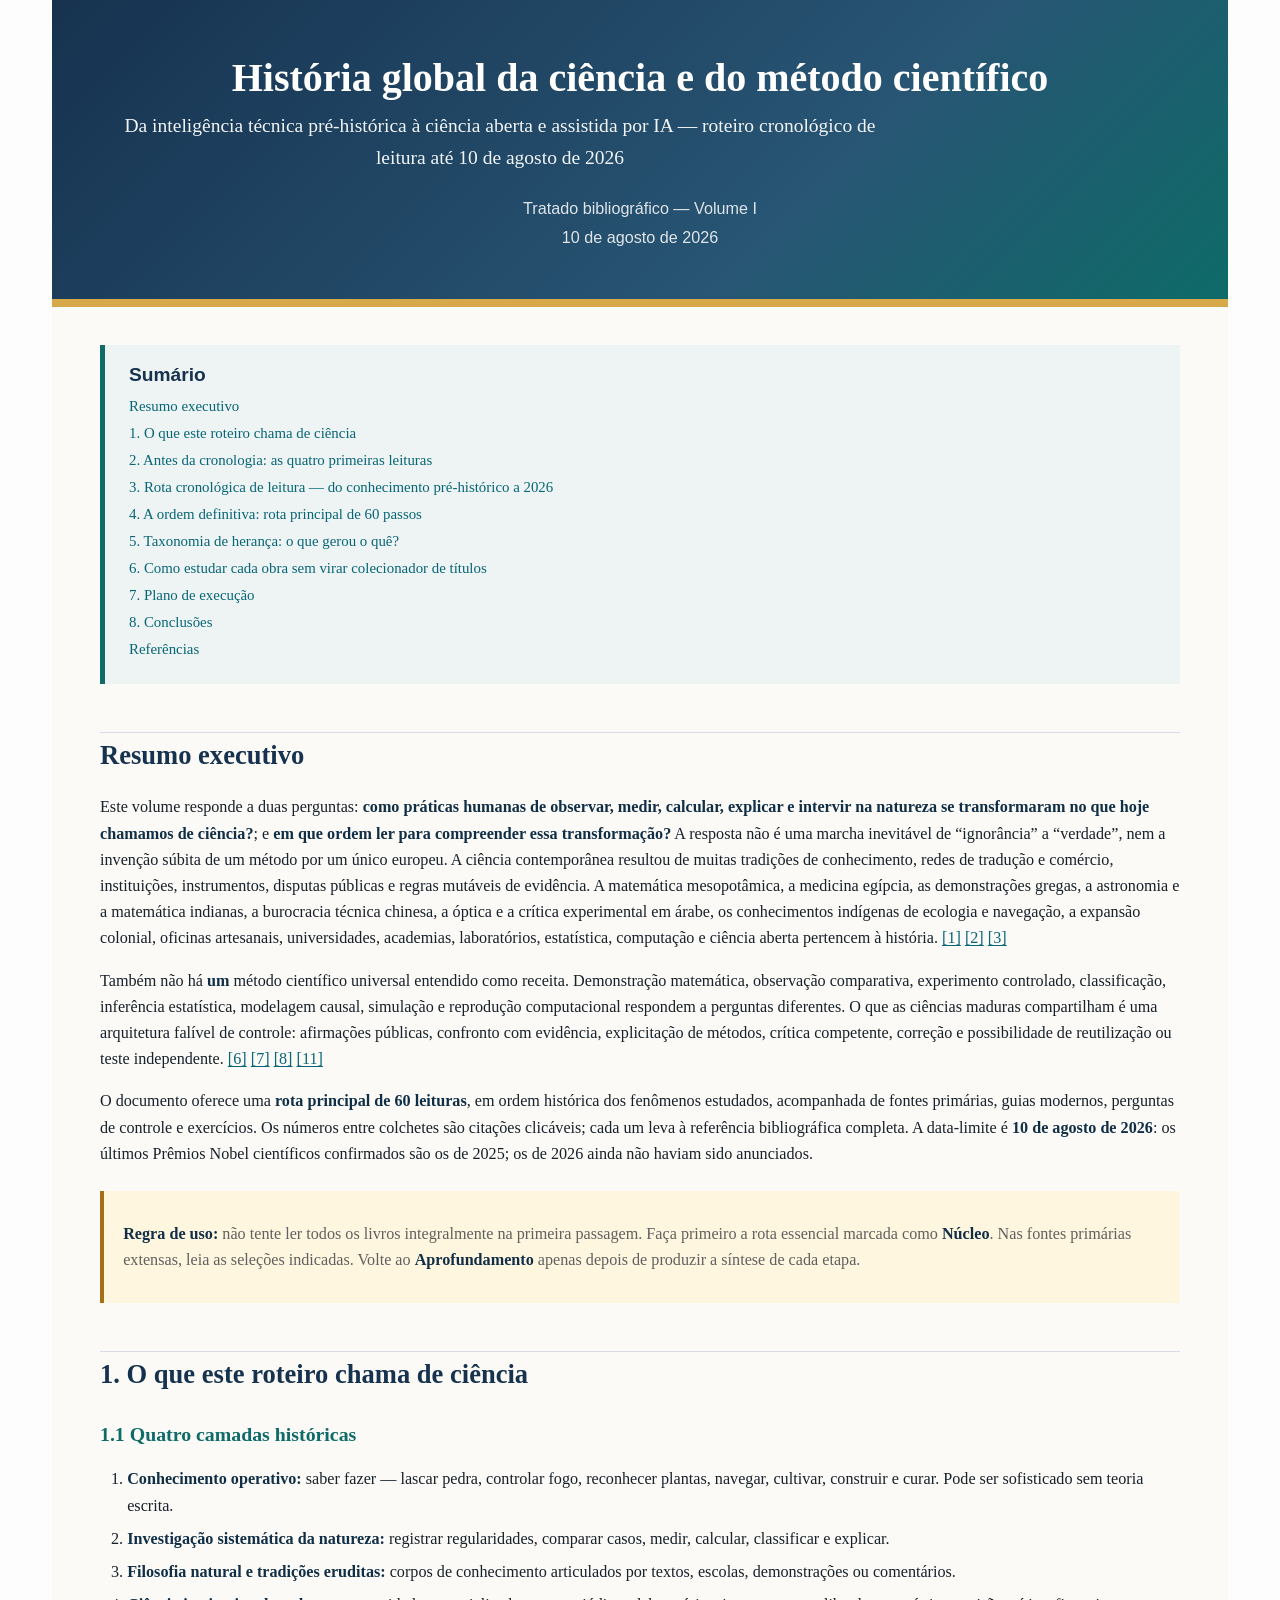
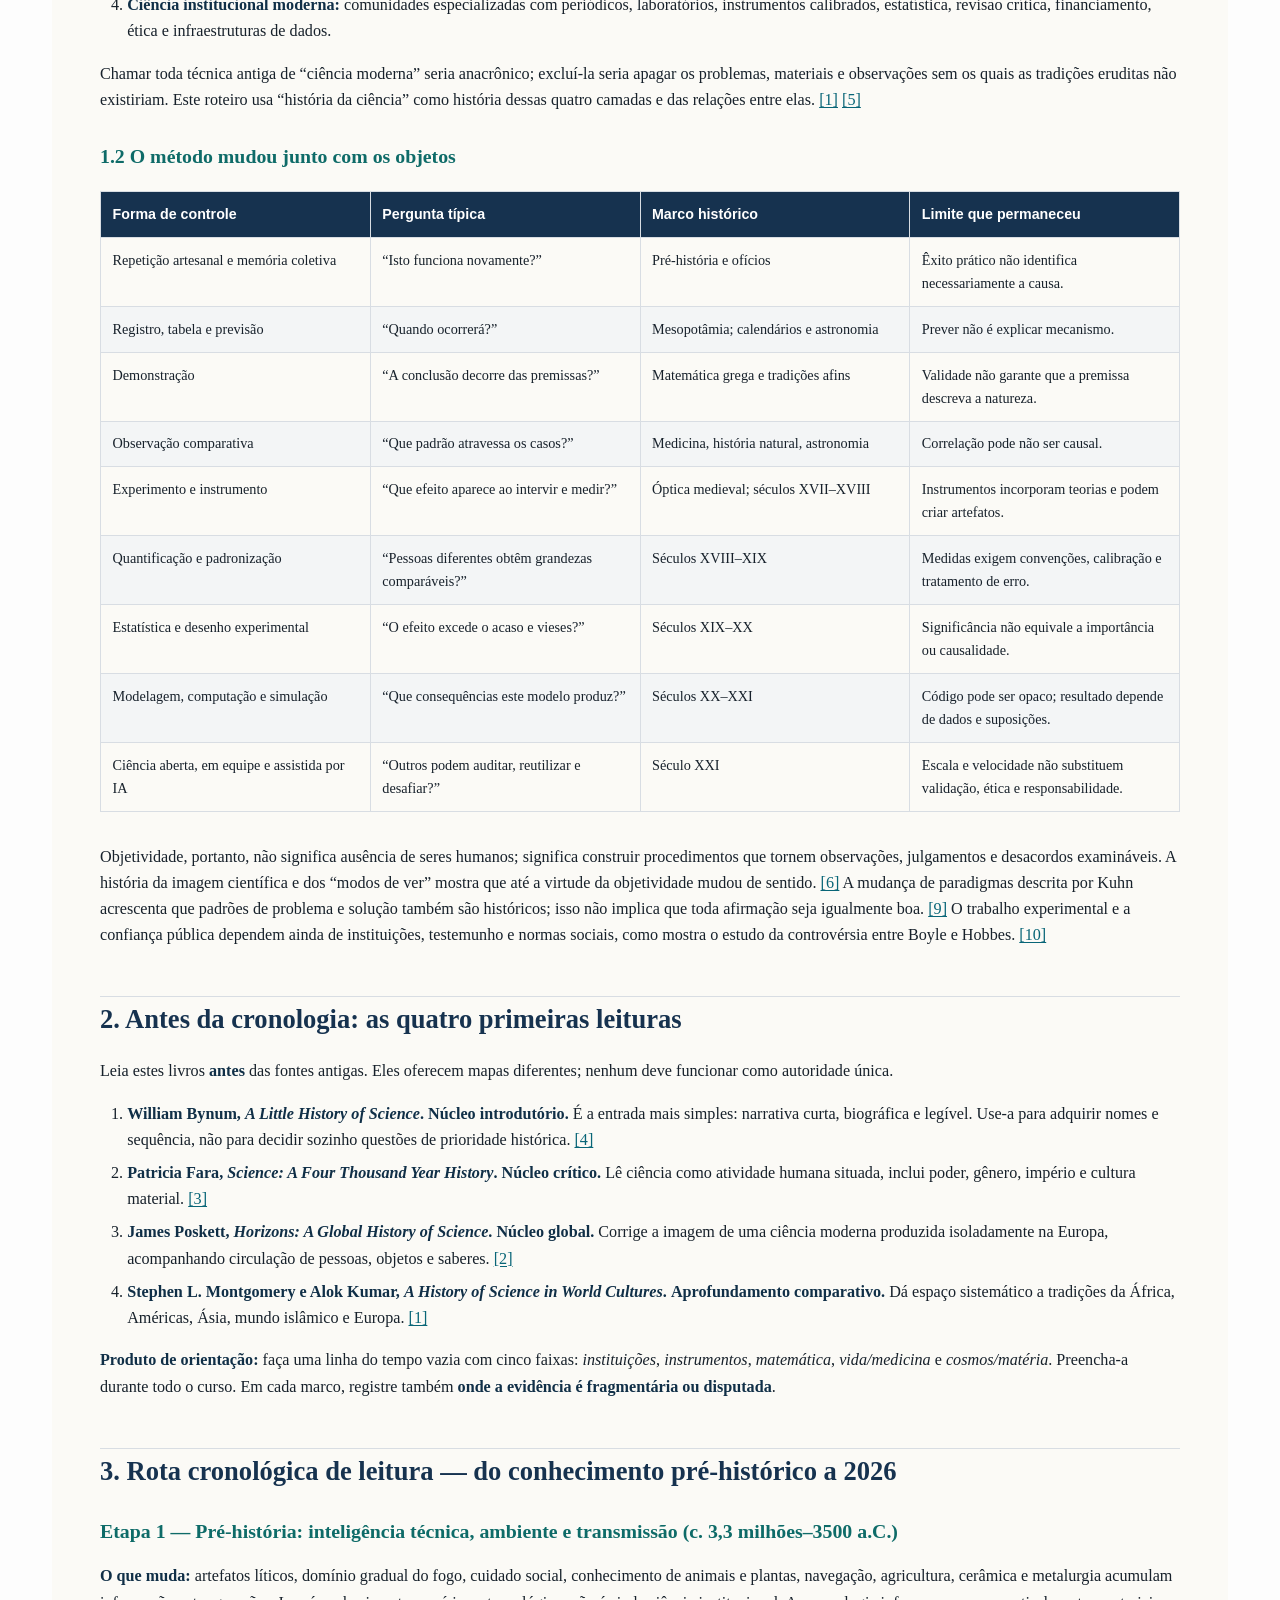
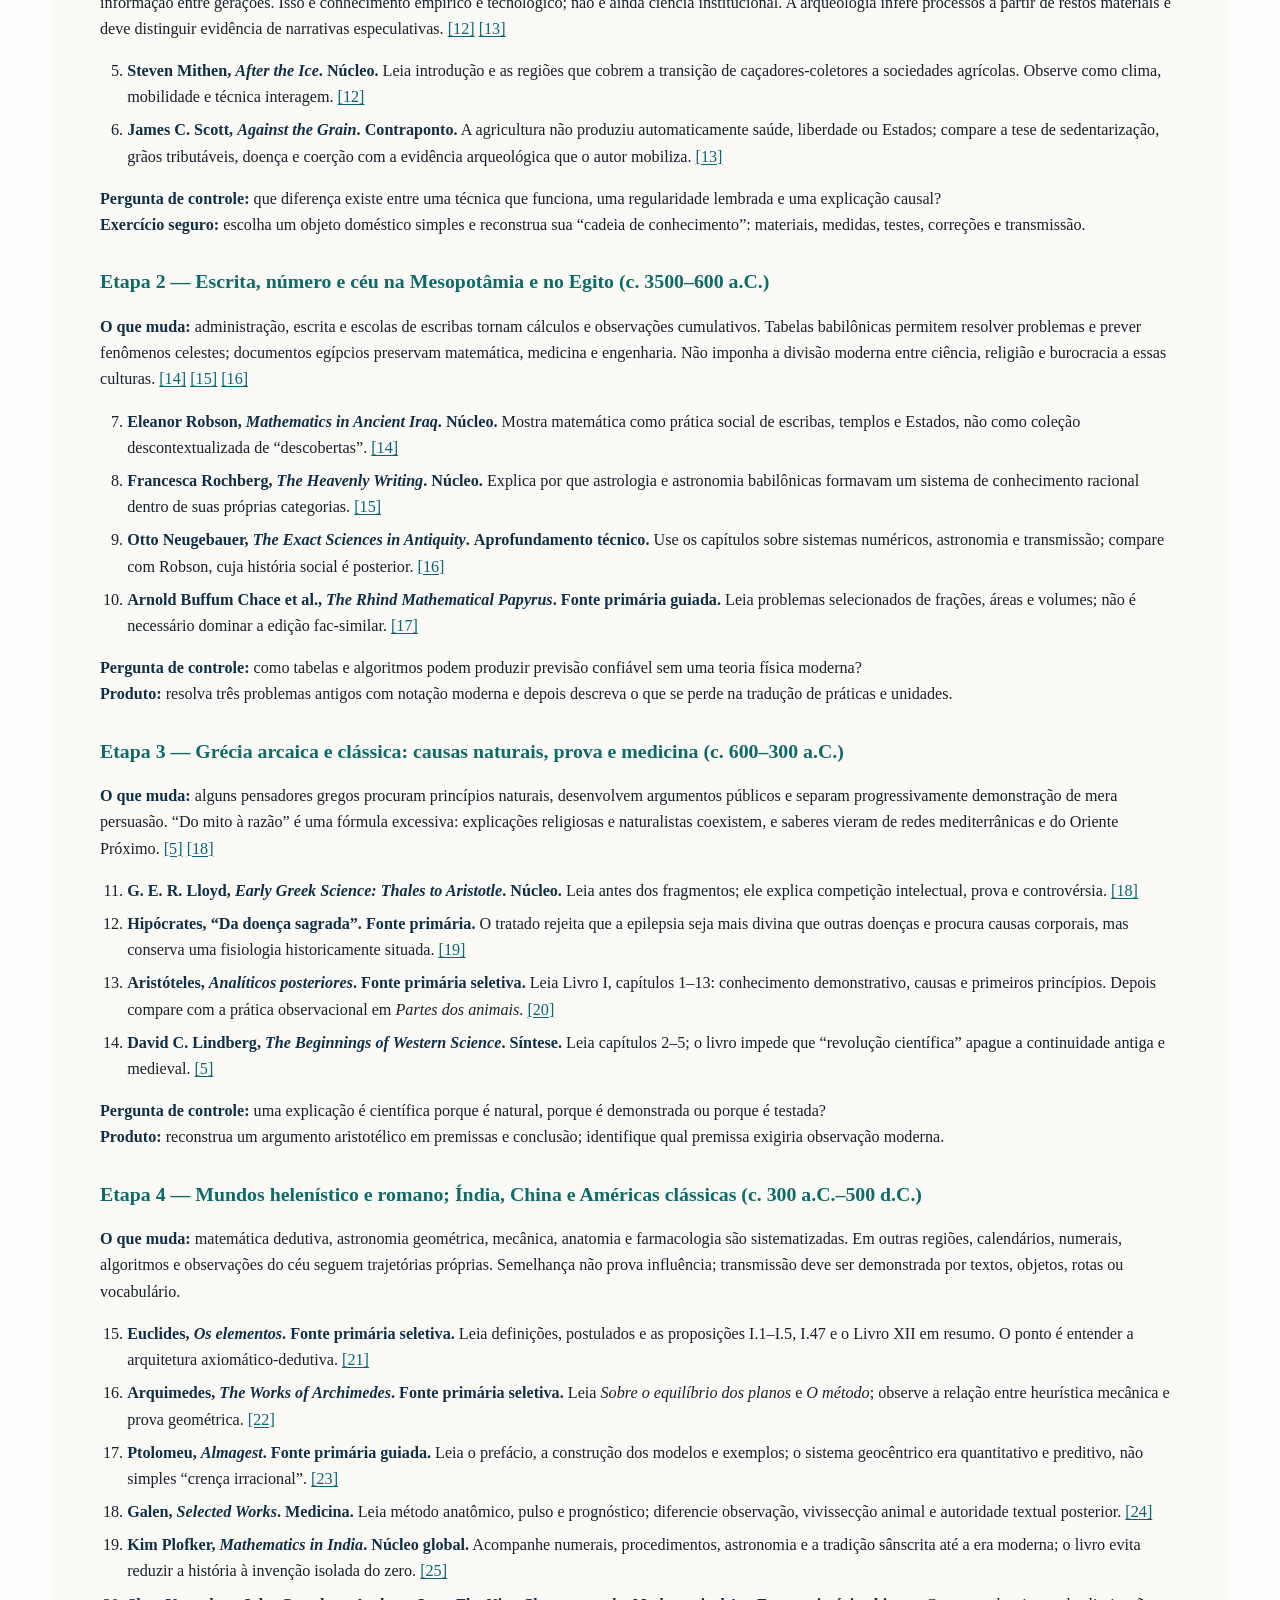
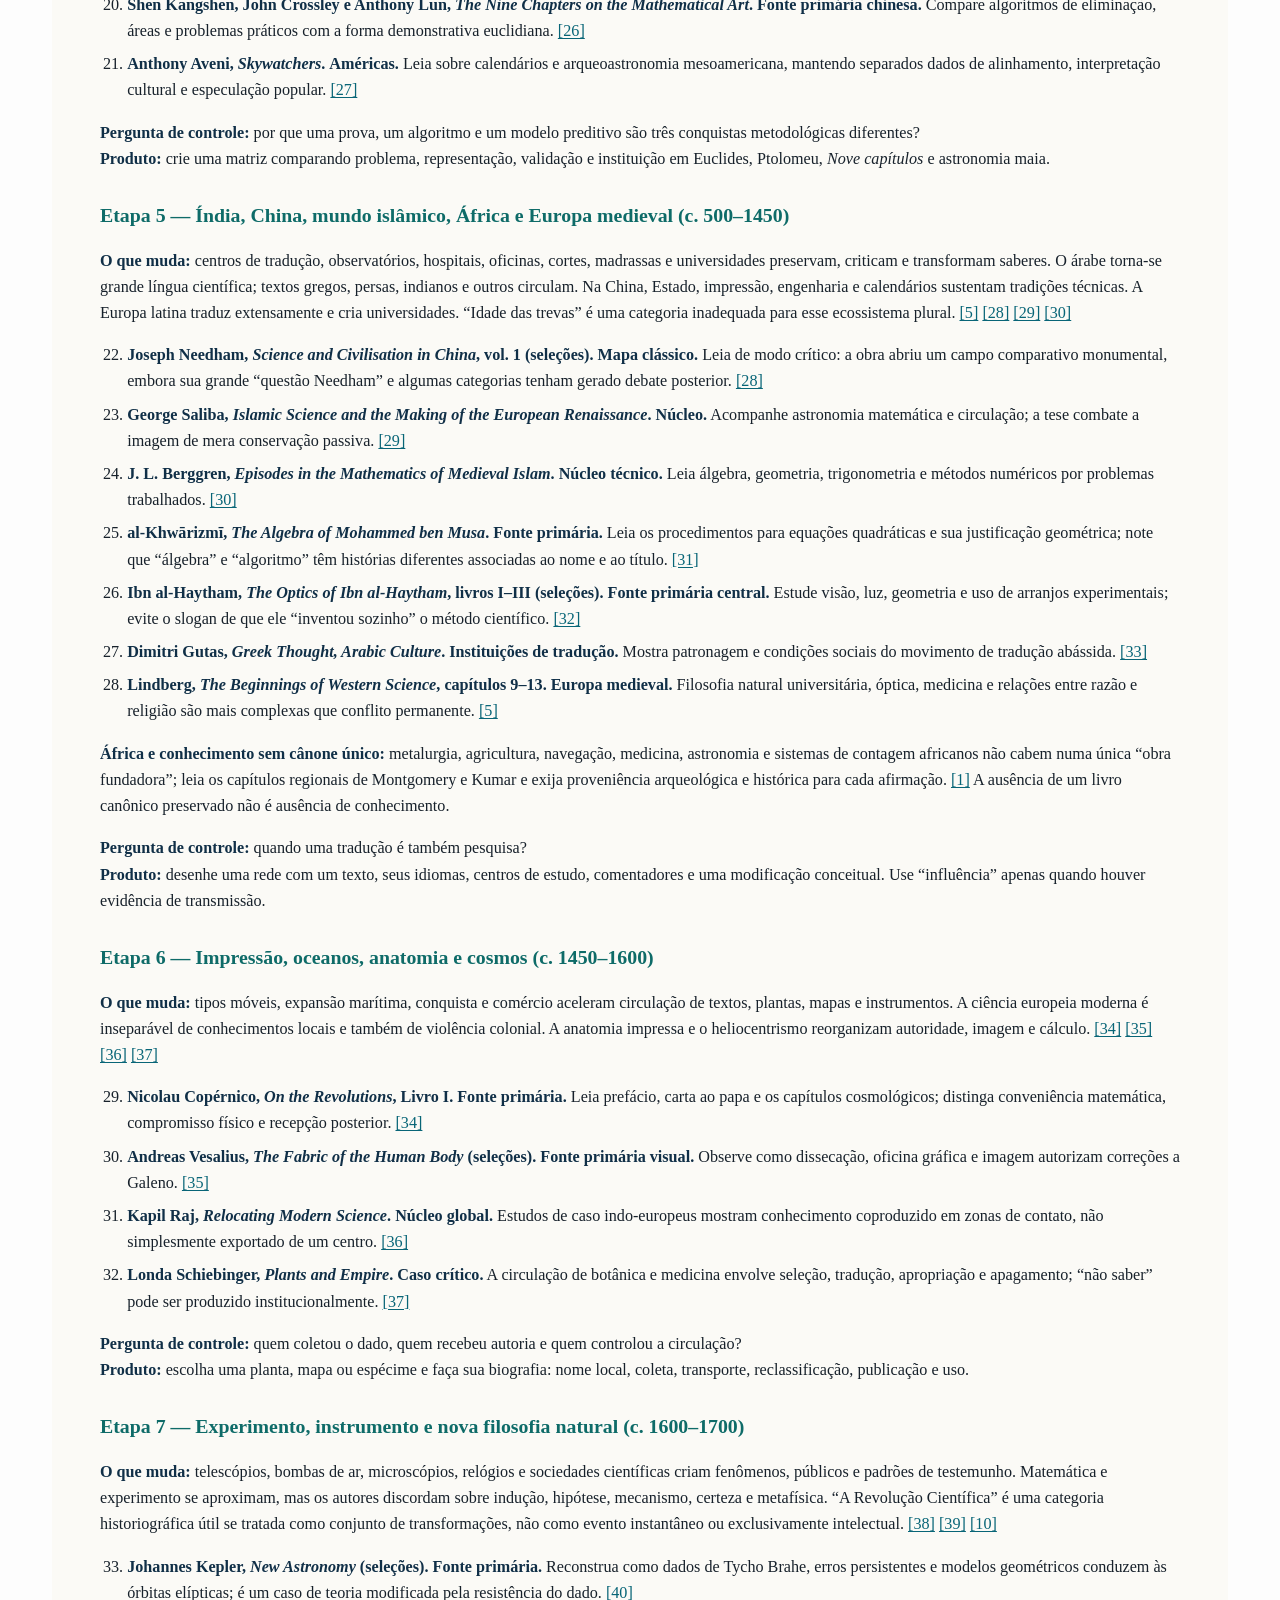
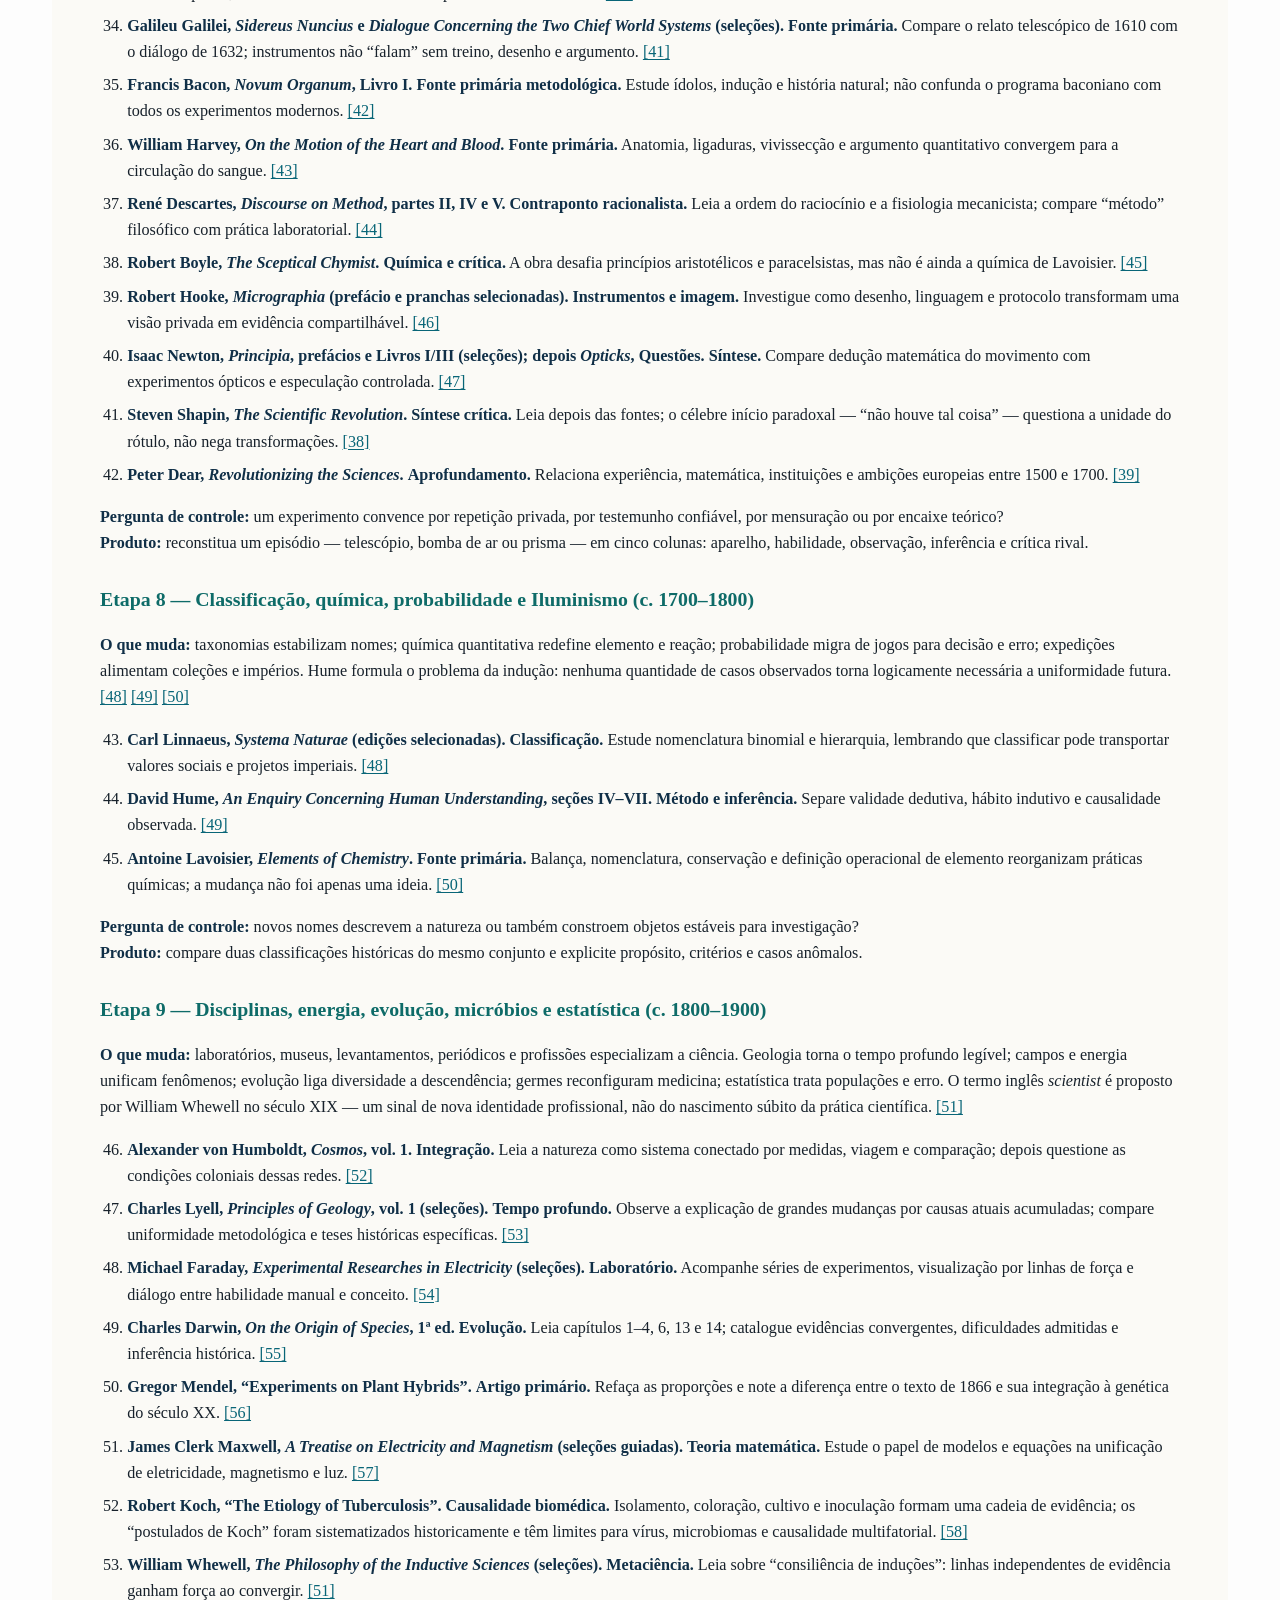
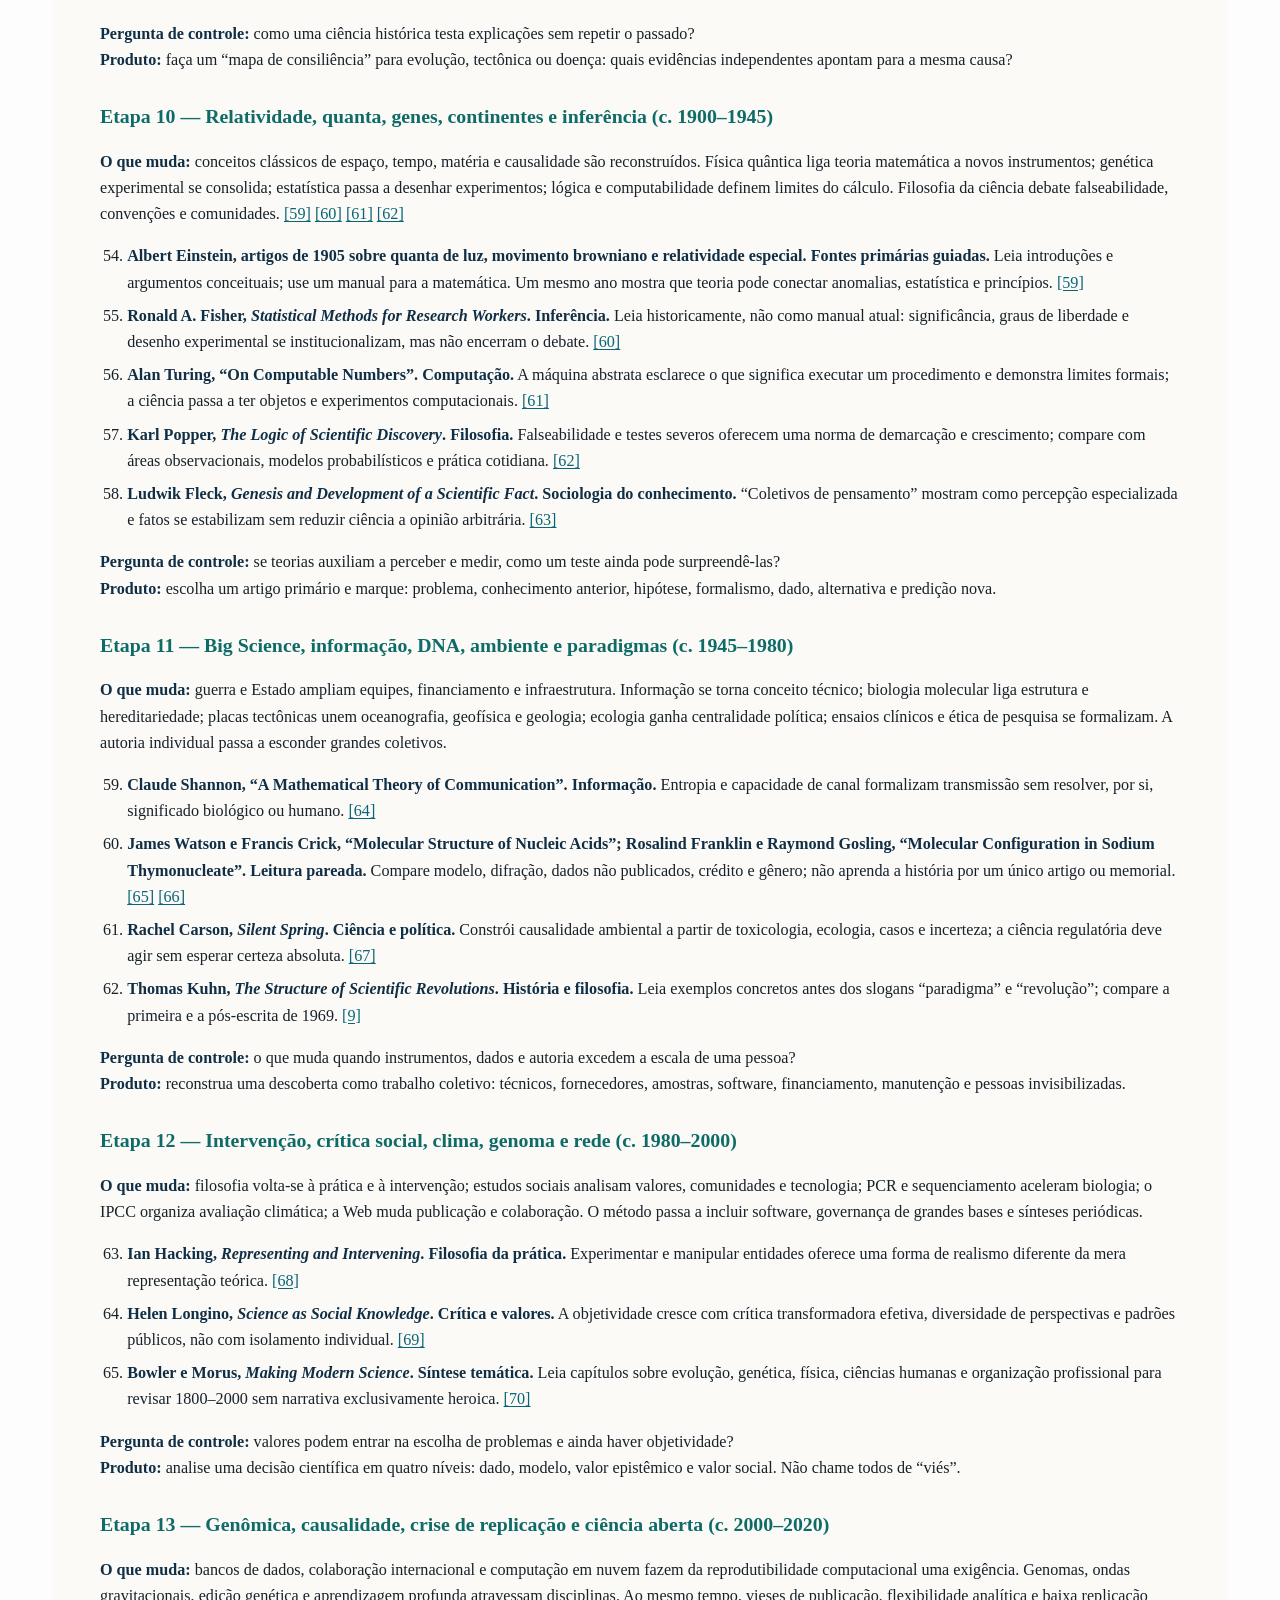
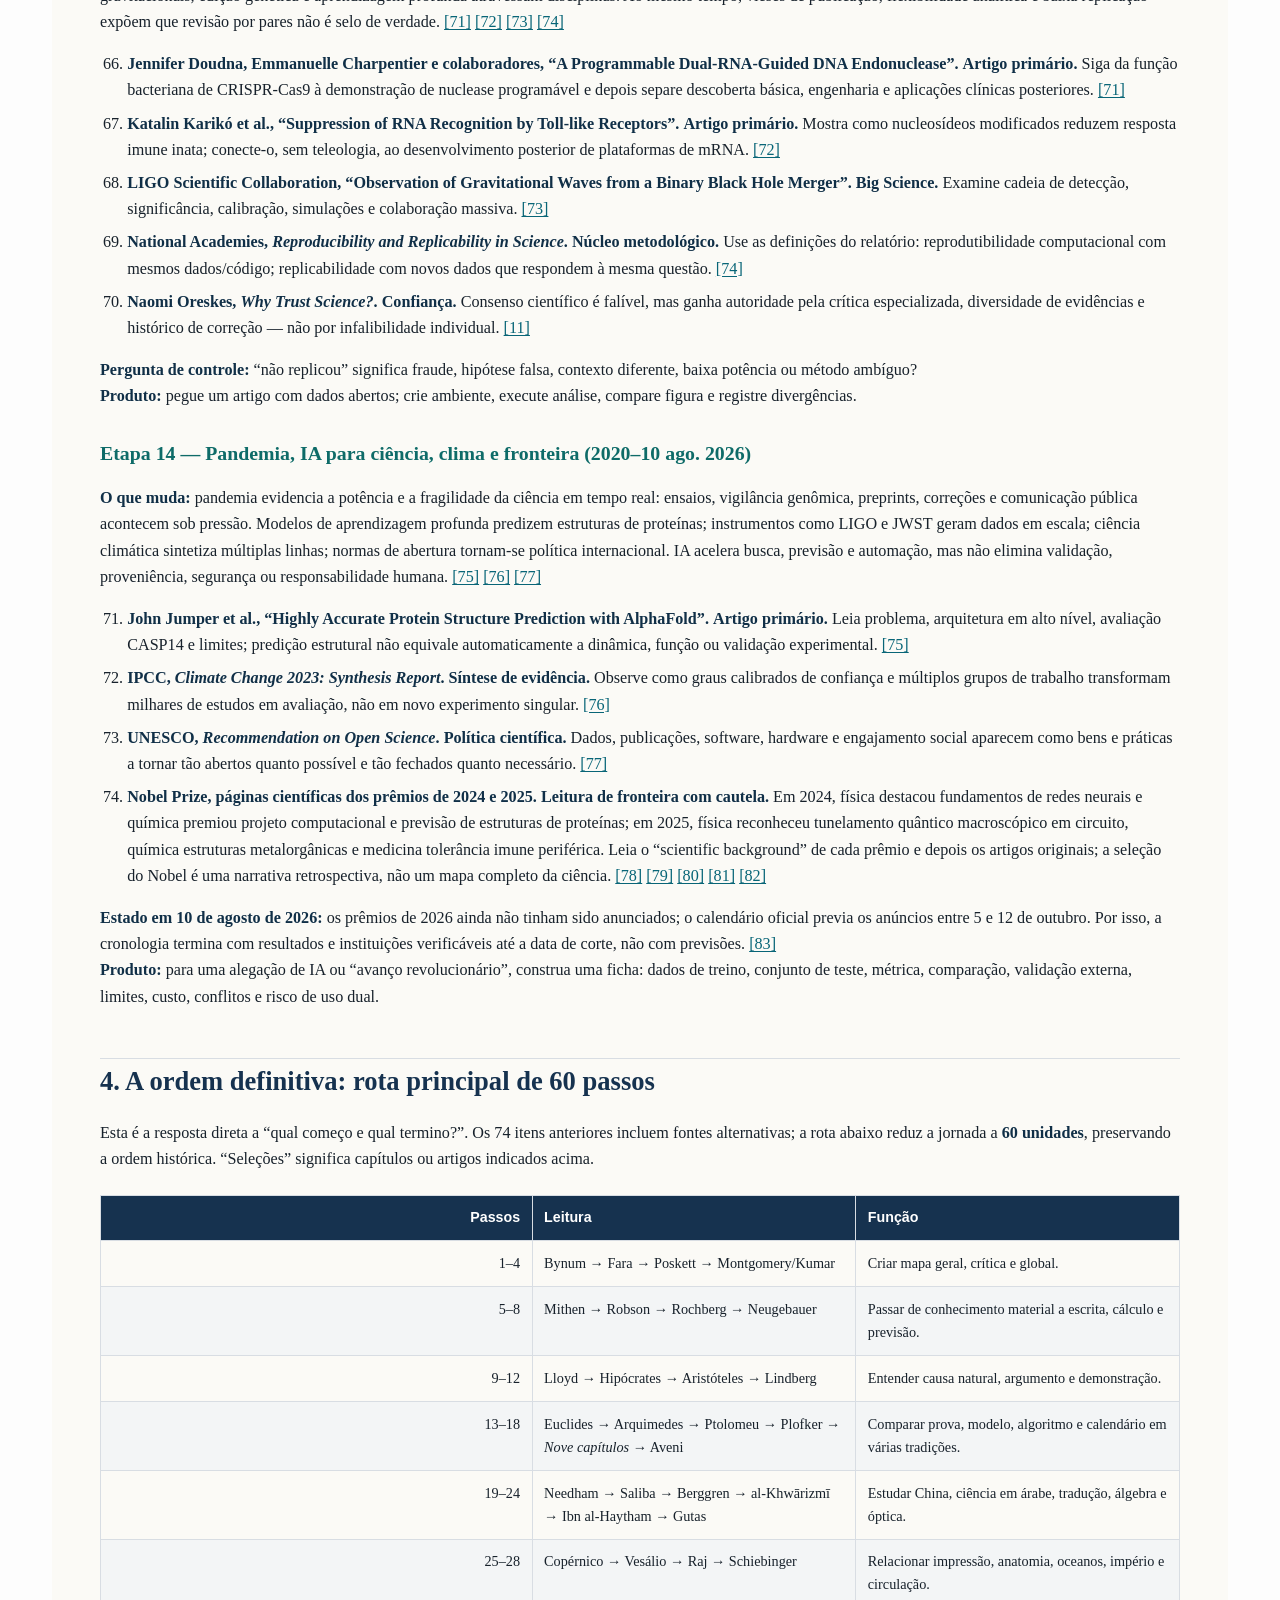
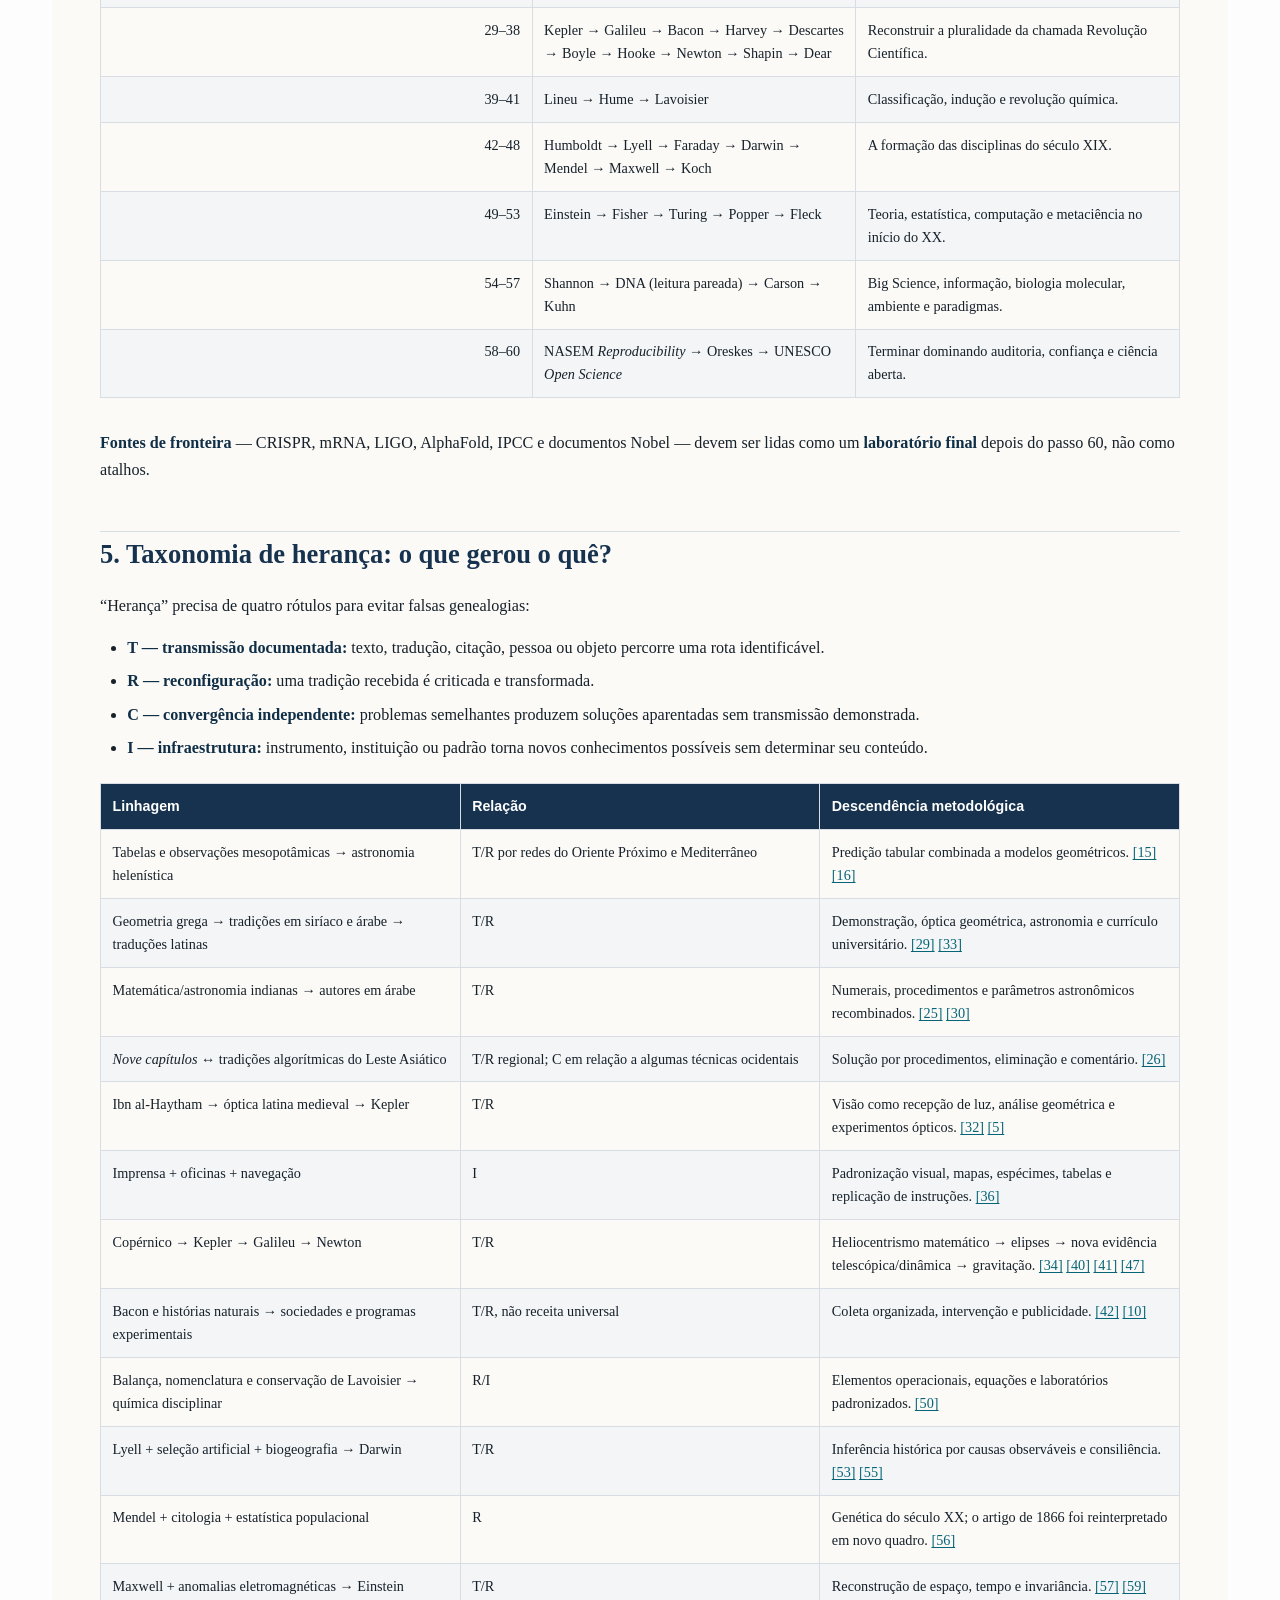
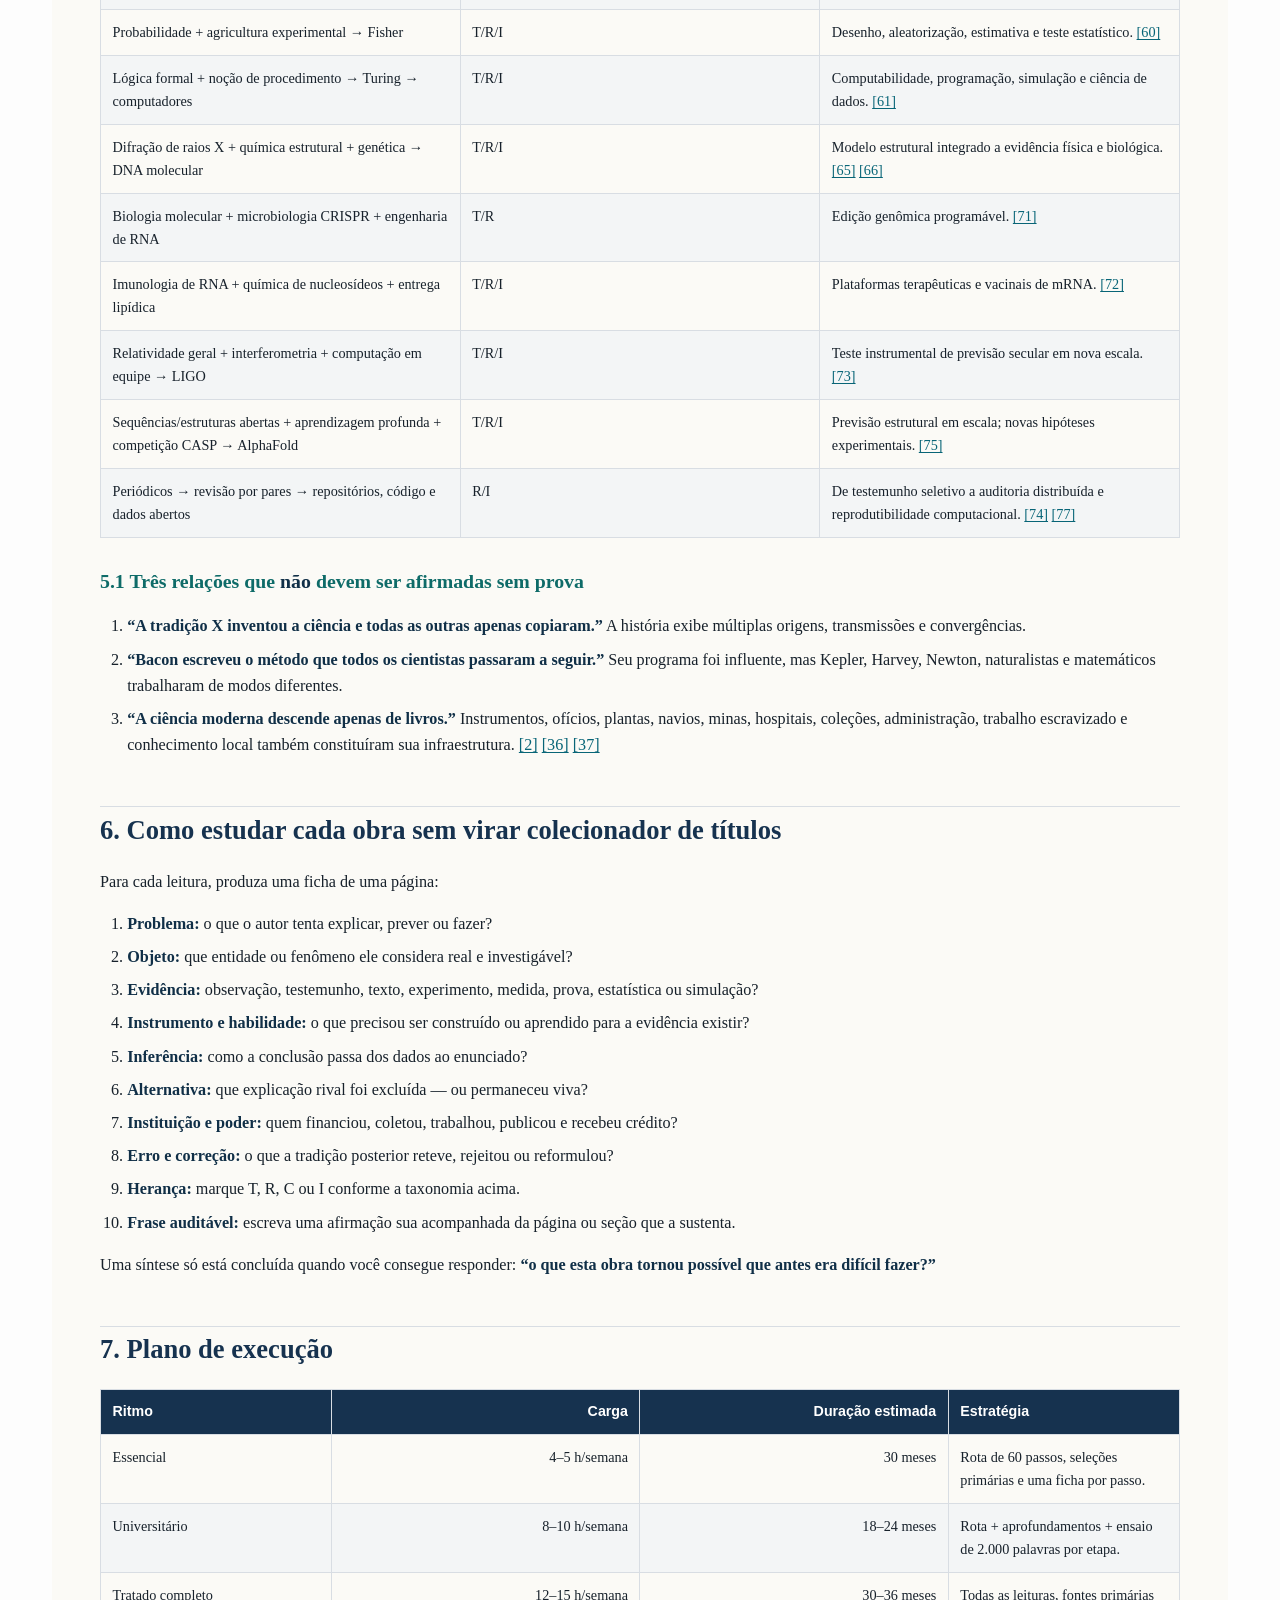
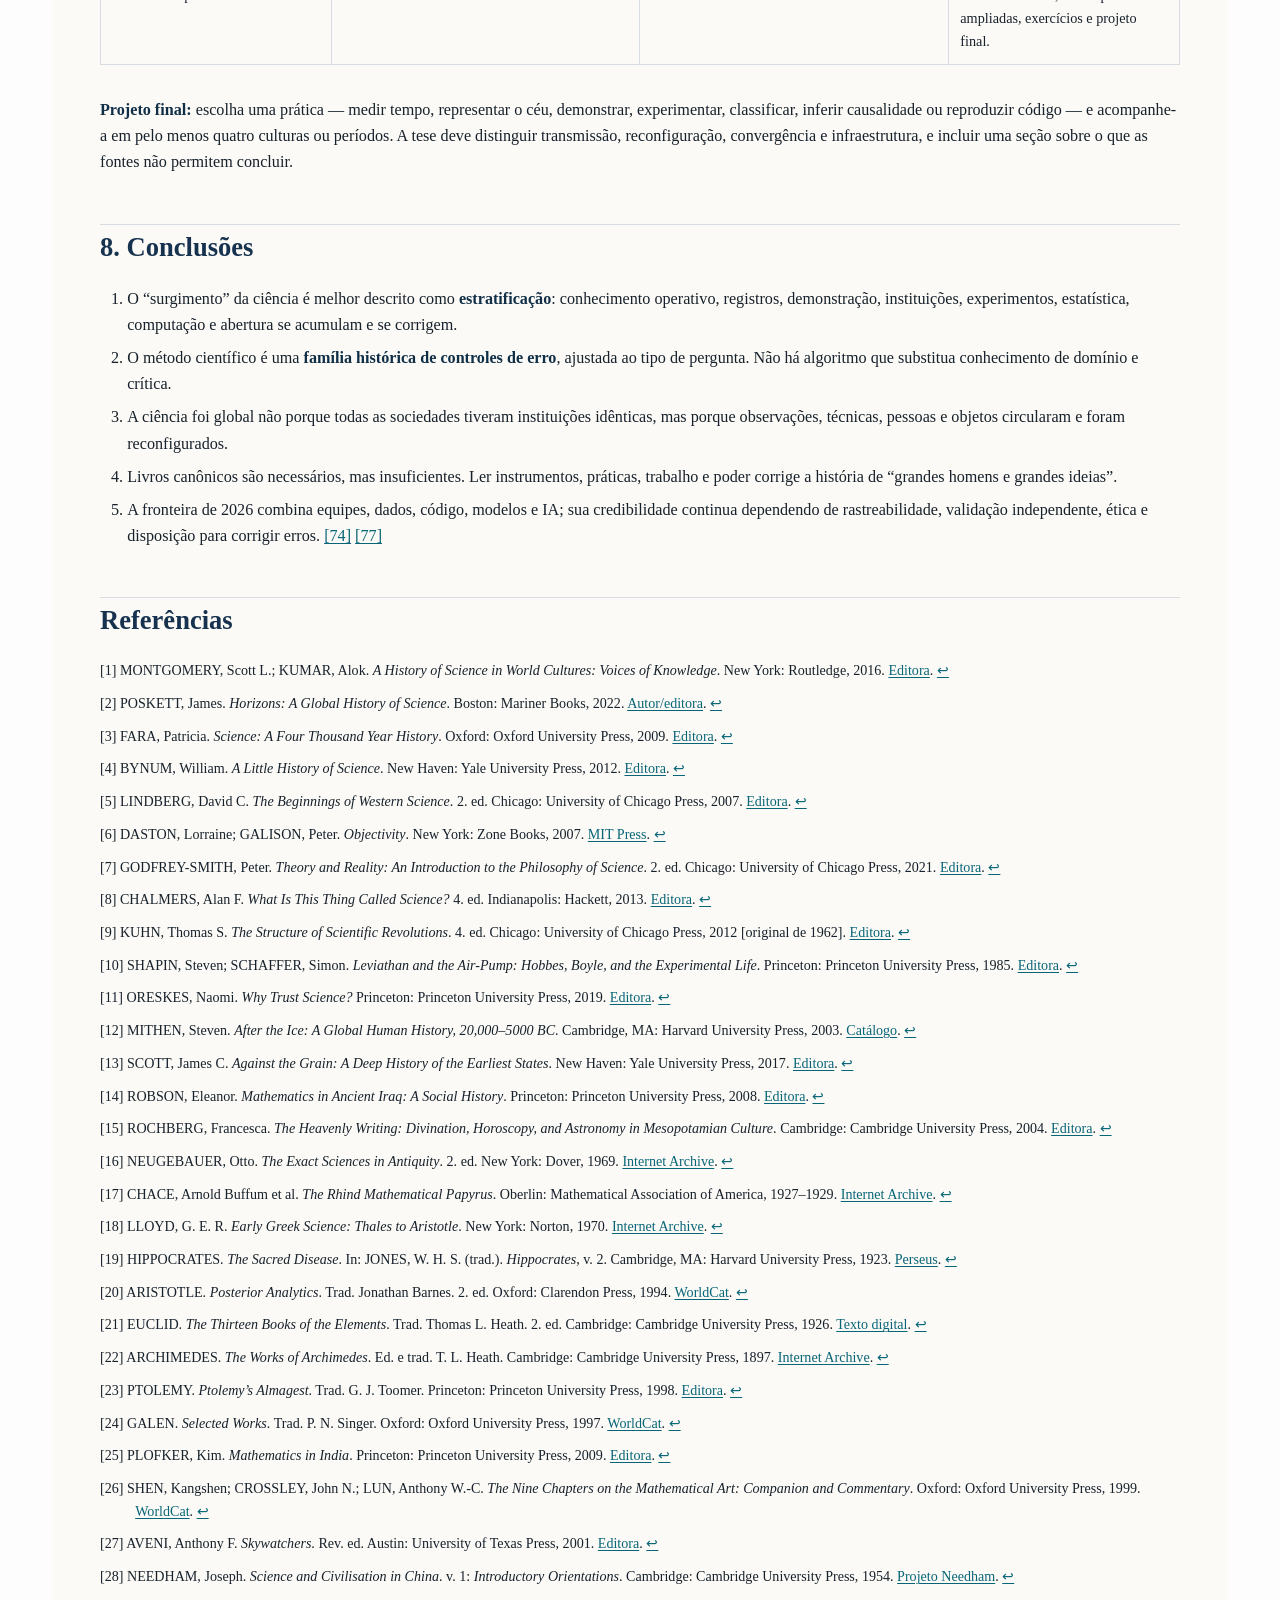
<file: volume-1-historia-global-da-ciencia.html>
<!DOCTYPE html>
<html xmlns="http://www.w3.org/1999/xhtml" lang="pt-BR" xml:lang="pt-BR">
<head>
  <meta charset="utf-8" />
  <meta name="generator" content="pandoc" />
  <meta name="viewport" content="width=device-width, initial-scale=1.0, user-scalable=yes" />
  <meta name="author" content="Tratado bibliográfico — Volume I" />
  <title>História global da ciência e do método científico</title>
  <style>
    html {
      color: #1a1a1a;
      background-color: #fdfdfd;
    }
    body {
      margin: 0 auto;
      max-width: 36em;
      padding-left: 50px;
      padding-right: 50px;
      padding-top: 50px;
      padding-bottom: 50px;
      hyphens: auto;
      overflow-wrap: break-word;
      text-rendering: optimizeLegibility;
      font-kerning: normal;
    }
    @media (max-width: 600px) {
      body {
        font-size: 0.9em;
        padding: 12px;
      }
      h1 {
        font-size: 1.8em;
      }
    }
    @media print {
      html {
        background-color: white;
      }
      body {
        background-color: transparent;
        color: black;
        font-size: 12pt;
      }
      p, h2, h3 {
        orphans: 3;
        widows: 3;
      }
      h2, h3, h4 {
        page-break-after: avoid;
      }
    }
    p {
      margin: 1em 0;
    }
    a {
      color: #1a1a1a;
    }
    a:visited {
      color: #1a1a1a;
    }
    img {
      max-width: 100%;
    }
    h1, h2, h3, h4, h5, h6 {
      margin-top: 1.4em;
    }
    h5, h6 {
      font-size: 1em;
      font-style: italic;
    }
    h6 {
      font-weight: normal;
    }
    ol, ul {
      padding-left: 1.7em;
      margin-top: 1em;
    }
    li > ol, li > ul {
      margin-top: 0;
    }
    blockquote {
      margin: 1em 0 1em 1.7em;
      padding-left: 1em;
      border-left: 2px solid #e6e6e6;
      color: #606060;
    }
    code {
      font-family: Menlo, Monaco, Consolas, 'Lucida Console', monospace;
      font-size: 85%;
      margin: 0;
      hyphens: manual;
    }
    pre {
      margin: 1em 0;
      overflow: auto;
    }
    pre code {
      padding: 0;
      overflow: visible;
      overflow-wrap: normal;
    }
    .sourceCode {
     background-color: transparent;
     overflow: visible;
    }
    hr {
      background-color: #1a1a1a;
      border: none;
      height: 1px;
      margin: 1em 0;
    }
    table {
      margin: 1em 0;
      border-collapse: collapse;
      width: 100%;
      overflow-x: auto;
      display: block;
      font-variant-numeric: lining-nums tabular-nums;
    }
    table caption {
      margin-bottom: 0.75em;
    }
    tbody {
      margin-top: 0.5em;
      border-top: 1px solid #1a1a1a;
      border-bottom: 1px solid #1a1a1a;
    }
    th {
      border-top: 1px solid #1a1a1a;
      padding: 0.25em 0.5em 0.25em 0.5em;
    }
    td {
      padding: 0.125em 0.5em 0.25em 0.5em;
    }
    header {
      margin-bottom: 4em;
      text-align: center;
    }
    #TOC li {
      list-style: none;
    }
    #TOC ul {
      padding-left: 1.3em;
    }
    #TOC > ul {
      padding-left: 0;
    }
    #TOC a:not(:hover) {
      text-decoration: none;
    }
    code{white-space: pre-wrap;}
    span.smallcaps{font-variant: small-caps;}
    div.columns{display: flex; gap: min(4vw, 1.5em);}
    div.column{flex: auto; overflow-x: auto;}
    div.hanging-indent{margin-left: 1.5em; text-indent: -1.5em;}
    /* The extra [class] is a hack that increases specificity enough to
       override a similar rule in reveal.js */
    ul.task-list[class]{list-style: none;}
    ul.task-list li input[type="checkbox"] {
      font-size: inherit;
      width: 0.8em;
      margin: 0 0.8em 0.2em -1.6em;
      vertical-align: middle;
    }
    .display.math{display: block; text-align: center; margin: 0.5rem auto;}
  </style>
  <style>
  :root {
    --ink: #17212b;
    --muted: #5b6774;
    --paper: #fbfaf6;
    --navy: #16324f;
    --teal: #0e6b68;
    --gold: #a56f18;
    --line: #d8dde3;
    --soft: #edf4f3;
    --warn: #fff6df;
  }
  html { scroll-behavior: smooth; }
  body {
    color: var(--ink);
    background: var(--paper);
    font-family: "Iowan Old Style", "Palatino Linotype", Palatino, Georgia, serif;
    line-height: 1.62;
    max-width: 1080px;
    margin: 0 auto;
    padding: 2.5rem 3rem 5rem;
  }
  header#title-block-header {
    color: white;
    background: linear-gradient(135deg, var(--navy), #285574 64%, var(--teal));
    padding: 3.5rem 3rem 2.9rem;
    margin: -2.5rem -3rem 2.4rem;
    border-bottom: 8px solid #d7a94a;
  }
  h1.title { color: white; font-size: 2.5rem; line-height: 1.08; margin: 0 0 .7rem; }
  p.subtitle { font-size: 1.22rem; max-width: 50rem; margin: 0 0 1.35rem; opacity: .94; }
  p.author, p.date { margin: .15rem 0; font-family: Inter, Arial, sans-serif; opacity: .85; }
  h1, h2, h3, h4 { color: var(--navy); line-height: 1.2; }
  h2 { margin-top: 3rem; padding-top: .45rem; border-top: 1px solid var(--line); font-size: 1.66rem; }
  h3 { margin-top: 2rem; font-size: 1.24rem; color: var(--teal); }
  h4 { font-size: 1.05rem; }
  p, li { font-size: 1.01rem; }
  a { color: #086577; text-decoration-thickness: .08em; text-underline-offset: .15em; }
  a:hover { color: #943f2a; }
  nav#TOC {
    background: var(--soft);
    border-left: 5px solid var(--teal);
    padding: 1.2rem 1.5rem;
    margin: 2rem 0 3rem;
  }
  nav#TOC::before { content: "Sumário"; display: block; font: 700 1.2rem Inter, Arial, sans-serif; color: var(--navy); margin-bottom: .5rem; }
  nav#TOC ul { margin: .25rem 0; }
  nav#TOC li { margin: .18rem 0; font-size: .93rem; }
  blockquote {
    border-left: 4px solid var(--gold);
    background: var(--warn);
    margin: 1.5rem 0;
    padding: .85rem 1.2rem;
  }
  table { width: 100%; border-collapse: collapse; margin: 1.4rem 0 2rem; font-size: .89rem; }
  thead { background: var(--navy); color: #fff; }
  th { text-align: left; font-family: Inter, Arial, sans-serif; font-weight: 700; }
  th, td { padding: .68rem .72rem; vertical-align: top; border: 1px solid var(--line); }
  tbody tr:nth-child(even) { background: #f3f5f6; }
  ol > li, ul > li { margin: .44rem 0; }
  strong { color: #102f47; }
  code { background: #eef1f4; padding: .12rem .3rem; border-radius: 3px; }
  hr { border: 0; border-top: 2px solid var(--line); margin: 3rem 0; }
  .references p, #referencias ~ p, #referências ~ p { font-size: .88rem; padding-left: 2.2rem; text-indent: -2.2rem; margin: .62rem 0; }
  span[id^="ref-"] { scroll-margin-top: 1.2rem; }
  .tag { font-family: Inter, Arial, sans-serif; font-size: .78rem; font-weight: 700; letter-spacing: .02em; color: white; background: var(--teal); border-radius: 3px; padding: .1rem .36rem; }
  @media (max-width: 760px) {
    body { padding: 1.1rem 1rem 3rem; }
    header#title-block-header { margin: -1.1rem -1rem 1.5rem; padding: 2rem 1.1rem; }
    h1.title { font-size: 1.95rem; }
    table { display: block; overflow-x: auto; }
  }
  @media print {
    body { background: white; max-width: none; padding: 0; font-size: 10pt; }
    header#title-block-header { margin: 0 0 1.5cm; border-bottom-width: 5px; }
    a { color: #0b5266; }
    h2, h3, h4 { break-after: avoid; }
    table, blockquote { break-inside: avoid; }
  }
  </style>
</head>
<body>
<header id="title-block-header">
<h1 class="title">História global da ciência e do método científico</h1>
<p class="subtitle">Da inteligência técnica pré-histórica à ciência
aberta e assistida por IA — roteiro cronológico de leitura até 10 de
agosto de 2026</p>
<p class="author">Tratado bibliográfico — Volume I</p>
<p class="date">10 de agosto de 2026</p>
</header>
<nav id="TOC" role="doc-toc">
<ul>
<li><a href="#resumo-executivo" id="toc-resumo-executivo">Resumo
executivo</a></li>
<li><a href="#o-que-este-roteiro-chama-de-ciência"
id="toc-o-que-este-roteiro-chama-de-ciência">1. O que este roteiro chama
de ciência</a></li>
<li><a href="#antes-da-cronologia-as-quatro-primeiras-leituras"
id="toc-antes-da-cronologia-as-quatro-primeiras-leituras">2. Antes da
cronologia: as quatro primeiras leituras</a></li>
<li><a
href="#rota-cronológica-de-leitura-do-conhecimento-pré-histórico-a-2026"
id="toc-rota-cronológica-de-leitura-do-conhecimento-pré-histórico-a-2026">3.
Rota cronológica de leitura — do conhecimento pré-histórico a
2026</a></li>
<li><a href="#a-ordem-definitiva-rota-principal-de-60-passos"
id="toc-a-ordem-definitiva-rota-principal-de-60-passos">4. A ordem
definitiva: rota principal de 60 passos</a></li>
<li><a href="#taxonomia-de-herança-o-que-gerou-o-quê"
id="toc-taxonomia-de-herança-o-que-gerou-o-quê">5. Taxonomia de herança:
o que gerou o quê?</a></li>
<li><a href="#como-estudar-cada-obra-sem-virar-colecionador-de-títulos"
id="toc-como-estudar-cada-obra-sem-virar-colecionador-de-títulos">6.
Como estudar cada obra sem virar colecionador de títulos</a></li>
<li><a href="#plano-de-execução" id="toc-plano-de-execução">7. Plano de
execução</a></li>
<li><a href="#conclusões" id="toc-conclusões">8. Conclusões</a></li>
<li><a href="#referências" id="toc-referências">Referências</a></li>
</ul>
</nav>
<h2 id="resumo-executivo">Resumo executivo</h2>
<p>Este volume responde a duas perguntas: <strong>como práticas humanas
de observar, medir, calcular, explicar e intervir na natureza se
transformaram no que hoje chamamos de ciência?</strong>; e <strong>em
que ordem ler para compreender essa transformação?</strong> A resposta
não é uma marcha inevitável de “ignorância” a “verdade”, nem a invenção
súbita de um método por um único europeu. A ciência contemporânea
resultou de muitas tradições de conhecimento, redes de tradução e
comércio, instituições, instrumentos, disputas públicas e regras
mutáveis de evidência. A matemática mesopotâmica, a medicina egípcia, as
demonstrações gregas, a astronomia e a matemática indianas, a burocracia
técnica chinesa, a óptica e a crítica experimental em árabe, os
conhecimentos indígenas de ecologia e navegação, a expansão colonial,
oficinas artesanais, universidades, academias, laboratórios,
estatística, computação e ciência aberta pertencem à história. <a
href="#ref-1">[1]</a> <a href="#ref-2">[2]</a> <a
href="#ref-3">[3]</a></p>
<p>Também não há <strong>um</strong> método científico universal
entendido como receita. Demonstração matemática, observação comparativa,
experimento controlado, classificação, inferência estatística, modelagem
causal, simulação e reprodução computacional respondem a perguntas
diferentes. O que as ciências maduras compartilham é uma arquitetura
falível de controle: afirmações públicas, confronto com evidência,
explicitação de métodos, crítica competente, correção e possibilidade de
reutilização ou teste independente. <a href="#ref-6">[6]</a> <a
href="#ref-7">[7]</a> <a href="#ref-8">[8]</a> <a
href="#ref-11">[11]</a></p>
<p>O documento oferece uma <strong>rota principal de 60
leituras</strong>, em ordem histórica dos fenômenos estudados,
acompanhada de fontes primárias, guias modernos, perguntas de controle e
exercícios. Os números entre colchetes são citações clicáveis; cada um
leva à referência bibliográfica completa. A data-limite é <strong>10 de
agosto de 2026</strong>: os últimos Prêmios Nobel científicos
confirmados são os de 2025; os de 2026 ainda não haviam sido
anunciados.</p>
<blockquote>
<p><strong>Regra de uso:</strong> não tente ler todos os livros
integralmente na primeira passagem. Faça primeiro a rota essencial
marcada como <strong>Núcleo</strong>. Nas fontes primárias extensas,
leia as seleções indicadas. Volte ao <strong>Aprofundamento</strong>
apenas depois de produzir a síntese de cada etapa.</p>
</blockquote>
<h2 id="o-que-este-roteiro-chama-de-ciência">1. O que este roteiro chama
de ciência</h2>
<h3 id="quatro-camadas-históricas">1.1 Quatro camadas históricas</h3>
<ol type="1">
<li><strong>Conhecimento operativo:</strong> saber fazer — lascar pedra,
controlar fogo, reconhecer plantas, navegar, cultivar, construir e
curar. Pode ser sofisticado sem teoria escrita.</li>
<li><strong>Investigação sistemática da natureza:</strong> registrar
regularidades, comparar casos, medir, calcular, classificar e
explicar.</li>
<li><strong>Filosofia natural e tradições eruditas:</strong> corpos de
conhecimento articulados por textos, escolas, demonstrações ou
comentários.</li>
<li><strong>Ciência institucional moderna:</strong> comunidades
especializadas com periódicos, laboratórios, instrumentos calibrados,
estatística, revisão crítica, financiamento, ética e infraestruturas de
dados.</li>
</ol>
<p>Chamar toda técnica antiga de “ciência moderna” seria anacrônico;
excluí-la seria apagar os problemas, materiais e observações sem os
quais as tradições eruditas não existiriam. Este roteiro usa “história
da ciência” como história dessas quatro camadas e das relações entre
elas. <a href="#ref-1">[1]</a> <a href="#ref-5">[5]</a></p>
<h3 id="o-método-mudou-junto-com-os-objetos">1.2 O método mudou junto
com os objetos</h3>
<table>
<colgroup>
<col style="width: 25%" />
<col style="width: 25%" />
<col style="width: 25%" />
<col style="width: 25%" />
</colgroup>
<thead>
<tr class="header">
<th>Forma de controle</th>
<th>Pergunta típica</th>
<th>Marco histórico</th>
<th>Limite que permaneceu</th>
</tr>
</thead>
<tbody>
<tr class="odd">
<td>Repetição artesanal e memória coletiva</td>
<td>“Isto funciona novamente?”</td>
<td>Pré-história e ofícios</td>
<td>Êxito prático não identifica necessariamente a causa.</td>
</tr>
<tr class="even">
<td>Registro, tabela e previsão</td>
<td>“Quando ocorrerá?”</td>
<td>Mesopotâmia; calendários e astronomia</td>
<td>Prever não é explicar mecanismo.</td>
</tr>
<tr class="odd">
<td>Demonstração</td>
<td>“A conclusão decorre das premissas?”</td>
<td>Matemática grega e tradições afins</td>
<td>Validade não garante que a premissa descreva a natureza.</td>
</tr>
<tr class="even">
<td>Observação comparativa</td>
<td>“Que padrão atravessa os casos?”</td>
<td>Medicina, história natural, astronomia</td>
<td>Correlação pode não ser causal.</td>
</tr>
<tr class="odd">
<td>Experimento e instrumento</td>
<td>“Que efeito aparece ao intervir e medir?”</td>
<td>Óptica medieval; séculos XVII–XVIII</td>
<td>Instrumentos incorporam teorias e podem criar artefatos.</td>
</tr>
<tr class="even">
<td>Quantificação e padronização</td>
<td>“Pessoas diferentes obtêm grandezas comparáveis?”</td>
<td>Séculos XVIII–XIX</td>
<td>Medidas exigem convenções, calibração e tratamento de erro.</td>
</tr>
<tr class="odd">
<td>Estatística e desenho experimental</td>
<td>“O efeito excede o acaso e vieses?”</td>
<td>Séculos XIX–XX</td>
<td>Significância não equivale a importância ou causalidade.</td>
</tr>
<tr class="even">
<td>Modelagem, computação e simulação</td>
<td>“Que consequências este modelo produz?”</td>
<td>Séculos XX–XXI</td>
<td>Código pode ser opaco; resultado depende de dados e suposições.</td>
</tr>
<tr class="odd">
<td>Ciência aberta, em equipe e assistida por IA</td>
<td>“Outros podem auditar, reutilizar e desafiar?”</td>
<td>Século XXI</td>
<td>Escala e velocidade não substituem validação, ética e
responsabilidade.</td>
</tr>
</tbody>
</table>
<p>Objetividade, portanto, não significa ausência de seres humanos;
significa construir procedimentos que tornem observações, julgamentos e
desacordos examináveis. A história da imagem científica e dos “modos de
ver” mostra que até a virtude da objetividade mudou de sentido. <a
href="#ref-6">[6]</a> A mudança de paradigmas descrita por Kuhn
acrescenta que padrões de problema e solução também são históricos; isso
não implica que toda afirmação seja igualmente boa. <a
href="#ref-9">[9]</a> O trabalho experimental e a confiança pública
dependem ainda de instituições, testemunho e normas sociais, como mostra
o estudo da controvérsia entre Boyle e Hobbes. <a
href="#ref-10">[10]</a></p>
<h2 id="antes-da-cronologia-as-quatro-primeiras-leituras">2. Antes da
cronologia: as quatro primeiras leituras</h2>
<p>Leia estes livros <strong>antes</strong> das fontes antigas. Eles
oferecem mapas diferentes; nenhum deve funcionar como autoridade
única.</p>
<ol type="1">
<li><strong>William Bynum, <em>A Little History of
Science</em>.</strong> <strong>Núcleo introdutório.</strong> É a entrada
mais simples: narrativa curta, biográfica e legível. Use-a para adquirir
nomes e sequência, não para decidir sozinho questões de prioridade
histórica. <a href="#ref-4">[4]</a></li>
<li><strong>Patricia Fara, <em>Science: A Four Thousand Year
History</em>.</strong> <strong>Núcleo crítico.</strong> Lê ciência como
atividade humana situada, inclui poder, gênero, império e cultura
material. <a href="#ref-3">[3]</a></li>
<li><strong>James Poskett, <em>Horizons: A Global History of
Science</em>.</strong> <strong>Núcleo global.</strong> Corrige a imagem
de uma ciência moderna produzida isoladamente na Europa, acompanhando
circulação de pessoas, objetos e saberes. <a href="#ref-2">[2]</a></li>
<li><strong>Stephen L. Montgomery e Alok Kumar, <em>A History of Science
in World Cultures</em>.</strong> <strong>Aprofundamento
comparativo.</strong> Dá espaço sistemático a tradições da África,
Américas, Ásia, mundo islâmico e Europa. <a href="#ref-1">[1]</a></li>
</ol>
<p><strong>Produto de orientação:</strong> faça uma linha do tempo vazia
com cinco faixas: <em>instituições</em>, <em>instrumentos</em>,
<em>matemática</em>, <em>vida/medicina</em> e <em>cosmos/matéria</em>.
Preencha-a durante todo o curso. Em cada marco, registre também
<strong>onde a evidência é fragmentária ou disputada</strong>.</p>
<h2
id="rota-cronológica-de-leitura-do-conhecimento-pré-histórico-a-2026">3.
Rota cronológica de leitura — do conhecimento pré-histórico a 2026</h2>
<h3
id="etapa-1-pré-história-inteligência-técnica-ambiente-e-transmissão-c.-33-milhões3500-a.c.">Etapa
1 — Pré-história: inteligência técnica, ambiente e transmissão (c. 3,3
milhões–3500 a.C.)</h3>
<p><strong>O que muda:</strong> artefatos líticos, domínio gradual do
fogo, cuidado social, conhecimento de animais e plantas, navegação,
agricultura, cerâmica e metalurgia acumulam informação entre gerações.
Isso é conhecimento empírico e tecnológico; não é ainda ciência
institucional. A arqueologia infere processos a partir de restos
materiais e deve distinguir evidência de narrativas especulativas. <a
href="#ref-12">[12]</a> <a href="#ref-13">[13]</a></p>
<ol start="5" type="1">
<li><strong>Steven Mithen, <em>After the Ice</em>.</strong>
<strong>Núcleo.</strong> Leia introdução e as regiões que cobrem a
transição de caçadores-coletores a sociedades agrícolas. Observe como
clima, mobilidade e técnica interagem. <a href="#ref-12">[12]</a></li>
<li><strong>James C. Scott, <em>Against the Grain</em>.</strong>
<strong>Contraponto.</strong> A agricultura não produziu automaticamente
saúde, liberdade ou Estados; compare a tese de sedentarização, grãos
tributáveis, doença e coerção com a evidência arqueológica que o autor
mobiliza. <a href="#ref-13">[13]</a></li>
</ol>
<p><strong>Pergunta de controle:</strong> que diferença existe entre uma
técnica que funciona, uma regularidade lembrada e uma explicação
causal?<br />
<strong>Exercício seguro:</strong> escolha um objeto doméstico simples e
reconstrua sua “cadeia de conhecimento”: materiais, medidas, testes,
correções e transmissão.</p>
<h3
id="etapa-2-escrita-número-e-céu-na-mesopotâmia-e-no-egito-c.-3500600-a.c.">Etapa
2 — Escrita, número e céu na Mesopotâmia e no Egito (c. 3500–600
a.C.)</h3>
<p><strong>O que muda:</strong> administração, escrita e escolas de
escribas tornam cálculos e observações cumulativos. Tabelas babilônicas
permitem resolver problemas e prever fenômenos celestes; documentos
egípcios preservam matemática, medicina e engenharia. Não imponha a
divisão moderna entre ciência, religião e burocracia a essas culturas.
<a href="#ref-14">[14]</a> <a href="#ref-15">[15]</a> <a
href="#ref-16">[16]</a></p>
<ol start="7" type="1">
<li><strong>Eleanor Robson, <em>Mathematics in Ancient
Iraq</em>.</strong> <strong>Núcleo.</strong> Mostra matemática como
prática social de escribas, templos e Estados, não como coleção
descontextualizada de “descobertas”. <a href="#ref-14">[14]</a></li>
<li><strong>Francesca Rochberg, <em>The Heavenly Writing</em>.</strong>
<strong>Núcleo.</strong> Explica por que astrologia e astronomia
babilônicas formavam um sistema de conhecimento racional dentro de suas
próprias categorias. <a href="#ref-15">[15]</a></li>
<li><strong>Otto Neugebauer, <em>The Exact Sciences in
Antiquity</em>.</strong> <strong>Aprofundamento técnico.</strong> Use os
capítulos sobre sistemas numéricos, astronomia e transmissão; compare
com Robson, cuja história social é posterior. <a
href="#ref-16">[16]</a></li>
<li><strong>Arnold Buffum Chace et al., <em>The Rhind Mathematical
Papyrus</em>.</strong> <strong>Fonte primária guiada.</strong> Leia
problemas selecionados de frações, áreas e volumes; não é necessário
dominar a edição fac-similar. <a href="#ref-17">[17]</a></li>
</ol>
<p><strong>Pergunta de controle:</strong> como tabelas e algoritmos
podem produzir previsão confiável sem uma teoria física moderna?<br />
<strong>Produto:</strong> resolva três problemas antigos com notação
moderna e depois descreva o que se perde na tradução de práticas e
unidades.</p>
<h3
id="etapa-3-grécia-arcaica-e-clássica-causas-naturais-prova-e-medicina-c.-600300-a.c.">Etapa
3 — Grécia arcaica e clássica: causas naturais, prova e medicina
(c. 600–300 a.C.)</h3>
<p><strong>O que muda:</strong> alguns pensadores gregos procuram
princípios naturais, desenvolvem argumentos públicos e separam
progressivamente demonstração de mera persuasão. “Do mito à razão” é uma
fórmula excessiva: explicações religiosas e naturalistas coexistem, e
saberes vieram de redes mediterrânicas e do Oriente Próximo. <a
href="#ref-5">[5]</a> <a href="#ref-18">[18]</a></p>
<ol start="11" type="1">
<li><strong>G. E. R. Lloyd, <em>Early Greek Science: Thales to
Aristotle</em>.</strong> <strong>Núcleo.</strong> Leia antes dos
fragmentos; ele explica competição intelectual, prova e controvérsia. <a
href="#ref-18">[18]</a></li>
<li><strong>Hipócrates, “Da doença sagrada”.</strong> <strong>Fonte
primária.</strong> O tratado rejeita que a epilepsia seja mais divina
que outras doenças e procura causas corporais, mas conserva uma
fisiologia historicamente situada. <a href="#ref-19">[19]</a></li>
<li><strong>Aristóteles, <em>Analíticos posteriores</em>.</strong>
<strong>Fonte primária seletiva.</strong> Leia Livro I, capítulos 1–13:
conhecimento demonstrativo, causas e primeiros princípios. Depois
compare com a prática observacional em <em>Partes dos animais</em>. <a
href="#ref-20">[20]</a></li>
<li><strong>David C. Lindberg, <em>The Beginnings of Western
Science</em>.</strong> <strong>Síntese.</strong> Leia capítulos 2–5; o
livro impede que “revolução científica” apague a continuidade antiga e
medieval. <a href="#ref-5">[5]</a></li>
</ol>
<p><strong>Pergunta de controle:</strong> uma explicação é científica
porque é natural, porque é demonstrada ou porque é testada?<br />
<strong>Produto:</strong> reconstrua um argumento aristotélico em
premissas e conclusão; identifique qual premissa exigiria observação
moderna.</p>
<h3
id="etapa-4-mundos-helenístico-e-romano-índia-china-e-américas-clássicas-c.-300-a.c.500-d.c.">Etapa
4 — Mundos helenístico e romano; Índia, China e Américas clássicas
(c. 300 a.C.–500 d.C.)</h3>
<p><strong>O que muda:</strong> matemática dedutiva, astronomia
geométrica, mecânica, anatomia e farmacologia são sistematizadas. Em
outras regiões, calendários, numerais, algoritmos e observações do céu
seguem trajetórias próprias. Semelhança não prova influência;
transmissão deve ser demonstrada por textos, objetos, rotas ou
vocabulário.</p>
<ol start="15" type="1">
<li><strong>Euclides, <em>Os elementos</em>.</strong> <strong>Fonte
primária seletiva.</strong> Leia definições, postulados e as proposições
I.1–I.5, I.47 e o Livro XII em resumo. O ponto é entender a arquitetura
axiomático-dedutiva. <a href="#ref-21">[21]</a></li>
<li><strong>Arquimedes, <em>The Works of Archimedes</em>.</strong>
<strong>Fonte primária seletiva.</strong> Leia <em>Sobre o equilíbrio
dos planos</em> e <em>O método</em>; observe a relação entre heurística
mecânica e prova geométrica. <a href="#ref-22">[22]</a></li>
<li><strong>Ptolomeu, <em>Almagest</em>.</strong> <strong>Fonte primária
guiada.</strong> Leia o prefácio, a construção dos modelos e exemplos; o
sistema geocêntrico era quantitativo e preditivo, não simples “crença
irracional”. <a href="#ref-23">[23]</a></li>
<li><strong>Galen, <em>Selected Works</em>.</strong>
<strong>Medicina.</strong> Leia método anatômico, pulso e prognóstico;
diferencie observação, vivissecção animal e autoridade textual
posterior. <a href="#ref-24">[24]</a></li>
<li><strong>Kim Plofker, <em>Mathematics in India</em>.</strong>
<strong>Núcleo global.</strong> Acompanhe numerais, procedimentos,
astronomia e a tradição sânscrita até a era moderna; o livro evita
reduzir a história à invenção isolada do zero. <a
href="#ref-25">[25]</a></li>
<li><strong>Shen Kangshen, John Crossley e Anthony Lun, <em>The Nine
Chapters on the Mathematical Art</em>.</strong> <strong>Fonte primária
chinesa.</strong> Compare algoritmos de eliminação, áreas e problemas
práticos com a forma demonstrativa euclidiana. <a
href="#ref-26">[26]</a></li>
<li><strong>Anthony Aveni, <em>Skywatchers</em>.</strong>
<strong>Américas.</strong> Leia sobre calendários e arqueoastronomia
mesoamericana, mantendo separados dados de alinhamento, interpretação
cultural e especulação popular. <a href="#ref-27">[27]</a></li>
</ol>
<p><strong>Pergunta de controle:</strong> por que uma prova, um
algoritmo e um modelo preditivo são três conquistas metodológicas
diferentes?<br />
<strong>Produto:</strong> crie uma matriz comparando problema,
representação, validação e instituição em Euclides, Ptolomeu, <em>Nove
capítulos</em> e astronomia maia.</p>
<h3
id="etapa-5-índia-china-mundo-islâmico-áfrica-e-europa-medieval-c.-5001450">Etapa
5 — Índia, China, mundo islâmico, África e Europa medieval
(c. 500–1450)</h3>
<p><strong>O que muda:</strong> centros de tradução, observatórios,
hospitais, oficinas, cortes, madrassas e universidades preservam,
criticam e transformam saberes. O árabe torna-se grande língua
científica; textos gregos, persas, indianos e outros circulam. Na China,
Estado, impressão, engenharia e calendários sustentam tradições
técnicas. A Europa latina traduz extensamente e cria universidades.
“Idade das trevas” é uma categoria inadequada para esse ecossistema
plural. <a href="#ref-5">[5]</a> <a href="#ref-28">[28]</a> <a
href="#ref-29">[29]</a> <a href="#ref-30">[30]</a></p>
<ol start="22" type="1">
<li><strong>Joseph Needham, <em>Science and Civilisation in China</em>,
vol. 1 (seleções).</strong> <strong>Mapa clássico.</strong> Leia de modo
crítico: a obra abriu um campo comparativo monumental, embora sua grande
“questão Needham” e algumas categorias tenham gerado debate posterior.
<a href="#ref-28">[28]</a></li>
<li><strong>George Saliba, <em>Islamic Science and the Making of the
European Renaissance</em>.</strong> <strong>Núcleo.</strong> Acompanhe
astronomia matemática e circulação; a tese combate a imagem de mera
conservação passiva. <a href="#ref-29">[29]</a></li>
<li><strong>J. L. Berggren, <em>Episodes in the Mathematics of Medieval
Islam</em>.</strong> <strong>Núcleo técnico.</strong> Leia álgebra,
geometria, trigonometria e métodos numéricos por problemas trabalhados.
<a href="#ref-30">[30]</a></li>
<li><strong>al-Khwārizmī, <em>The Algebra of Mohammed ben
Musa</em>.</strong> <strong>Fonte primária.</strong> Leia os
procedimentos para equações quadráticas e sua justificação geométrica;
note que “álgebra” e “algoritmo” têm histórias diferentes associadas ao
nome e ao título. <a href="#ref-31">[31]</a></li>
<li><strong>Ibn al-Haytham, <em>The Optics of Ibn al-Haytham</em>,
livros I–III (seleções).</strong> <strong>Fonte primária
central.</strong> Estude visão, luz, geometria e uso de arranjos
experimentais; evite o slogan de que ele “inventou sozinho” o método
científico. <a href="#ref-32">[32]</a></li>
<li><strong>Dimitri Gutas, <em>Greek Thought, Arabic
Culture</em>.</strong> <strong>Instituições de tradução.</strong> Mostra
patronagem e condições sociais do movimento de tradução abássida. <a
href="#ref-33">[33]</a></li>
<li><strong>Lindberg, <em>The Beginnings of Western Science</em>,
capítulos 9–13.</strong> <strong>Europa medieval.</strong> Filosofia
natural universitária, óptica, medicina e relações entre razão e
religião são mais complexas que conflito permanente. <a
href="#ref-5">[5]</a></li>
</ol>
<p><strong>África e conhecimento sem cânone único:</strong> metalurgia,
agricultura, navegação, medicina, astronomia e sistemas de contagem
africanos não cabem numa única “obra fundadora”; leia os capítulos
regionais de Montgomery e Kumar e exija proveniência arqueológica e
histórica para cada afirmação. <a href="#ref-1">[1]</a> A ausência de um
livro canônico preservado não é ausência de conhecimento.</p>
<p><strong>Pergunta de controle:</strong> quando uma tradução é também
pesquisa?<br />
<strong>Produto:</strong> desenhe uma rede com um texto, seus idiomas,
centros de estudo, comentadores e uma modificação conceitual. Use
“influência” apenas quando houver evidência de transmissão.</p>
<h3 id="etapa-6-impressão-oceanos-anatomia-e-cosmos-c.-14501600">Etapa 6
— Impressão, oceanos, anatomia e cosmos (c. 1450–1600)</h3>
<p><strong>O que muda:</strong> tipos móveis, expansão marítima,
conquista e comércio aceleram circulação de textos, plantas, mapas e
instrumentos. A ciência europeia moderna é inseparável de conhecimentos
locais e também de violência colonial. A anatomia impressa e o
heliocentrismo reorganizam autoridade, imagem e cálculo. <a
href="#ref-34">[34]</a> <a href="#ref-35">[35]</a> <a
href="#ref-36">[36]</a> <a href="#ref-37">[37]</a></p>
<ol start="29" type="1">
<li><strong>Nicolau Copérnico, <em>On the Revolutions</em>, Livro
I.</strong> <strong>Fonte primária.</strong> Leia prefácio, carta ao
papa e os capítulos cosmológicos; distinga conveniência matemática,
compromisso físico e recepção posterior. <a href="#ref-34">[34]</a></li>
<li><strong>Andreas Vesalius, <em>The Fabric of the Human Body</em>
(seleções).</strong> <strong>Fonte primária visual.</strong> Observe
como dissecação, oficina gráfica e imagem autorizam correções a Galeno.
<a href="#ref-35">[35]</a></li>
<li><strong>Kapil Raj, <em>Relocating Modern Science</em>.</strong>
<strong>Núcleo global.</strong> Estudos de caso indo-europeus mostram
conhecimento coproduzido em zonas de contato, não simplesmente exportado
de um centro. <a href="#ref-36">[36]</a></li>
<li><strong>Londa Schiebinger, <em>Plants and Empire</em>.</strong>
<strong>Caso crítico.</strong> A circulação de botânica e medicina
envolve seleção, tradução, apropriação e apagamento; “não saber” pode
ser produzido institucionalmente. <a href="#ref-37">[37]</a></li>
</ol>
<p><strong>Pergunta de controle:</strong> quem coletou o dado, quem
recebeu autoria e quem controlou a circulação?<br />
<strong>Produto:</strong> escolha uma planta, mapa ou espécime e faça
sua biografia: nome local, coleta, transporte, reclassificação,
publicação e uso.</p>
<h3
id="etapa-7-experimento-instrumento-e-nova-filosofia-natural-c.-16001700">Etapa
7 — Experimento, instrumento e nova filosofia natural
(c. 1600–1700)</h3>
<p><strong>O que muda:</strong> telescópios, bombas de ar, microscópios,
relógios e sociedades científicas criam fenômenos, públicos e padrões de
testemunho. Matemática e experimento se aproximam, mas os autores
discordam sobre indução, hipótese, mecanismo, certeza e metafísica. “A
Revolução Científica” é uma categoria historiográfica útil se tratada
como conjunto de transformações, não como evento instantâneo ou
exclusivamente intelectual. <a href="#ref-38">[38]</a> <a
href="#ref-39">[39]</a> <a href="#ref-10">[10]</a></p>
<ol start="33" type="1">
<li><strong>Johannes Kepler, <em>New Astronomy</em> (seleções).</strong>
<strong>Fonte primária.</strong> Reconstrua como dados de Tycho Brahe,
erros persistentes e modelos geométricos conduzem às órbitas elípticas;
é um caso de teoria modificada pela resistência do dado. <a
href="#ref-40">[40]</a></li>
<li><strong>Galileu Galilei, <em>Sidereus Nuncius</em> e <em>Dialogue
Concerning the Two Chief World Systems</em> (seleções).</strong>
<strong>Fonte primária.</strong> Compare o relato telescópico de 1610
com o diálogo de 1632; instrumentos não “falam” sem treino, desenho e
argumento. <a href="#ref-41">[41]</a></li>
<li><strong>Francis Bacon, <em>Novum Organum</em>, Livro I.</strong>
<strong>Fonte primária metodológica.</strong> Estude ídolos, indução e
história natural; não confunda o programa baconiano com todos os
experimentos modernos. <a href="#ref-42">[42]</a></li>
<li><strong>William Harvey, <em>On the Motion of the Heart and
Blood</em>.</strong> <strong>Fonte primária.</strong> Anatomia,
ligaduras, vivissecção e argumento quantitativo convergem para a
circulação do sangue. <a href="#ref-43">[43]</a></li>
<li><strong>René Descartes, <em>Discourse on Method</em>, partes II, IV
e V.</strong> <strong>Contraponto racionalista.</strong> Leia a ordem do
raciocínio e a fisiologia mecanicista; compare “método” filosófico com
prática laboratorial. <a href="#ref-44">[44]</a></li>
<li><strong>Robert Boyle, <em>The Sceptical Chymist</em>.</strong>
<strong>Química e crítica.</strong> A obra desafia princípios
aristotélicos e paracelsistas, mas não é ainda a química de Lavoisier.
<a href="#ref-45">[45]</a></li>
<li><strong>Robert Hooke, <em>Micrographia</em> (prefácio e pranchas
selecionadas).</strong> <strong>Instrumentos e imagem.</strong>
Investigue como desenho, linguagem e protocolo transformam uma visão
privada em evidência compartilhável. <a href="#ref-46">[46]</a></li>
<li><strong>Isaac Newton, <em>Principia</em>, prefácios e Livros I/III
(seleções); depois <em>Opticks</em>, Questões.</strong>
<strong>Síntese.</strong> Compare dedução matemática do movimento com
experimentos ópticos e especulação controlada. <a
href="#ref-47">[47]</a></li>
<li><strong>Steven Shapin, <em>The Scientific Revolution</em>.</strong>
<strong>Síntese crítica.</strong> Leia depois das fontes; o célebre
início paradoxal — “não houve tal coisa” — questiona a unidade do
rótulo, não nega transformações. <a href="#ref-38">[38]</a></li>
<li><strong>Peter Dear, <em>Revolutionizing the Sciences</em>.</strong>
<strong>Aprofundamento.</strong> Relaciona experiência, matemática,
instituições e ambições europeias entre 1500 e 1700. <a
href="#ref-39">[39]</a></li>
</ol>
<p><strong>Pergunta de controle:</strong> um experimento convence por
repetição privada, por testemunho confiável, por mensuração ou por
encaixe teórico?<br />
<strong>Produto:</strong> reconstitua um episódio — telescópio, bomba de
ar ou prisma — em cinco colunas: aparelho, habilidade, observação,
inferência e crítica rival.</p>
<h3
id="etapa-8-classificação-química-probabilidade-e-iluminismo-c.-17001800">Etapa
8 — Classificação, química, probabilidade e Iluminismo
(c. 1700–1800)</h3>
<p><strong>O que muda:</strong> taxonomias estabilizam nomes; química
quantitativa redefine elemento e reação; probabilidade migra de jogos
para decisão e erro; expedições alimentam coleções e impérios. Hume
formula o problema da indução: nenhuma quantidade de casos observados
torna logicamente necessária a uniformidade futura. <a
href="#ref-48">[48]</a> <a href="#ref-49">[49]</a> <a
href="#ref-50">[50]</a></p>
<ol start="43" type="1">
<li><strong>Carl Linnaeus, <em>Systema Naturae</em> (edições
selecionadas).</strong> <strong>Classificação.</strong> Estude
nomenclatura binomial e hierarquia, lembrando que classificar pode
transportar valores sociais e projetos imperiais. <a
href="#ref-48">[48]</a></li>
<li><strong>David Hume, <em>An Enquiry Concerning Human
Understanding</em>, seções IV–VII.</strong> <strong>Método e
inferência.</strong> Separe validade dedutiva, hábito indutivo e
causalidade observada. <a href="#ref-49">[49]</a></li>
<li><strong>Antoine Lavoisier, <em>Elements of Chemistry</em>.</strong>
<strong>Fonte primária.</strong> Balança, nomenclatura, conservação e
definição operacional de elemento reorganizam práticas químicas; a
mudança não foi apenas uma ideia. <a href="#ref-50">[50]</a></li>
</ol>
<p><strong>Pergunta de controle:</strong> novos nomes descrevem a
natureza ou também constroem objetos estáveis para investigação?<br />
<strong>Produto:</strong> compare duas classificações históricas do
mesmo conjunto e explicite propósito, critérios e casos anômalos.</p>
<h3
id="etapa-9-disciplinas-energia-evolução-micróbios-e-estatística-c.-18001900">Etapa
9 — Disciplinas, energia, evolução, micróbios e estatística
(c. 1800–1900)</h3>
<p><strong>O que muda:</strong> laboratórios, museus, levantamentos,
periódicos e profissões especializam a ciência. Geologia torna o tempo
profundo legível; campos e energia unificam fenômenos; evolução liga
diversidade a descendência; germes reconfiguram medicina; estatística
trata populações e erro. O termo inglês <em>scientist</em> é proposto
por William Whewell no século XIX — um sinal de nova identidade
profissional, não do nascimento súbito da prática científica. <a
href="#ref-51">[51]</a></p>
<ol start="46" type="1">
<li><strong>Alexander von Humboldt, <em>Cosmos</em>, vol. 1.</strong>
<strong>Integração.</strong> Leia a natureza como sistema conectado por
medidas, viagem e comparação; depois questione as condições coloniais
dessas redes. <a href="#ref-52">[52]</a></li>
<li><strong>Charles Lyell, <em>Principles of Geology</em>, vol. 1
(seleções).</strong> <strong>Tempo profundo.</strong> Observe a
explicação de grandes mudanças por causas atuais acumuladas; compare
uniformidade metodológica e teses históricas específicas. <a
href="#ref-53">[53]</a></li>
<li><strong>Michael Faraday, <em>Experimental Researches in
Electricity</em> (seleções).</strong> <strong>Laboratório.</strong>
Acompanhe séries de experimentos, visualização por linhas de força e
diálogo entre habilidade manual e conceito. <a
href="#ref-54">[54]</a></li>
<li><strong>Charles Darwin, <em>On the Origin of Species</em>, 1ª
ed.</strong> <strong>Evolução.</strong> Leia capítulos 1–4, 6, 13 e 14;
catalogue evidências convergentes, dificuldades admitidas e inferência
histórica. <a href="#ref-55">[55]</a></li>
<li><strong>Gregor Mendel, “Experiments on Plant Hybrids”.</strong>
<strong>Artigo primário.</strong> Refaça as proporções e note a
diferença entre o texto de 1866 e sua integração à genética do século
XX. <a href="#ref-56">[56]</a></li>
<li><strong>James Clerk Maxwell, <em>A Treatise on Electricity and
Magnetism</em> (seleções guiadas).</strong> <strong>Teoria
matemática.</strong> Estude o papel de modelos e equações na unificação
de eletricidade, magnetismo e luz. <a href="#ref-57">[57]</a></li>
<li><strong>Robert Koch, “The Etiology of Tuberculosis”.</strong>
<strong>Causalidade biomédica.</strong> Isolamento, coloração, cultivo e
inoculação formam uma cadeia de evidência; os “postulados de Koch” foram
sistematizados historicamente e têm limites para vírus, microbiomas e
causalidade multifatorial. <a href="#ref-58">[58]</a></li>
<li><strong>William Whewell, <em>The Philosophy of the Inductive
Sciences</em> (seleções).</strong> <strong>Metaciência.</strong> Leia
sobre “consiliência de induções”: linhas independentes de evidência
ganham força ao convergir. <a href="#ref-51">[51]</a></li>
</ol>
<p><strong>Pergunta de controle:</strong> como uma ciência histórica
testa explicações sem repetir o passado?<br />
<strong>Produto:</strong> faça um “mapa de consiliência” para evolução,
tectônica ou doença: quais evidências independentes apontam para a mesma
causa?</p>
<h3
id="etapa-10-relatividade-quanta-genes-continentes-e-inferência-c.-19001945">Etapa
10 — Relatividade, quanta, genes, continentes e inferência
(c. 1900–1945)</h3>
<p><strong>O que muda:</strong> conceitos clássicos de espaço, tempo,
matéria e causalidade são reconstruídos. Física quântica liga teoria
matemática a novos instrumentos; genética experimental se consolida;
estatística passa a desenhar experimentos; lógica e computabilidade
definem limites do cálculo. Filosofia da ciência debate falseabilidade,
convenções e comunidades. <a href="#ref-59">[59]</a> <a
href="#ref-60">[60]</a> <a href="#ref-61">[61]</a> <a
href="#ref-62">[62]</a></p>
<ol start="54" type="1">
<li><strong>Albert Einstein, artigos de 1905 sobre quanta de luz,
movimento browniano e relatividade especial.</strong> <strong>Fontes
primárias guiadas.</strong> Leia introduções e argumentos conceituais;
use um manual para a matemática. Um mesmo ano mostra que teoria pode
conectar anomalias, estatística e princípios. <a
href="#ref-59">[59]</a></li>
<li><strong>Ronald A. Fisher, <em>Statistical Methods for Research
Workers</em>.</strong> <strong>Inferência.</strong> Leia historicamente,
não como manual atual: significância, graus de liberdade e desenho
experimental se institucionalizam, mas não encerram o debate. <a
href="#ref-60">[60]</a></li>
<li><strong>Alan Turing, “On Computable Numbers”.</strong>
<strong>Computação.</strong> A máquina abstrata esclarece o que
significa executar um procedimento e demonstra limites formais; a
ciência passa a ter objetos e experimentos computacionais. <a
href="#ref-61">[61]</a></li>
<li><strong>Karl Popper, <em>The Logic of Scientific
Discovery</em>.</strong> <strong>Filosofia.</strong> Falseabilidade e
testes severos oferecem uma norma de demarcação e crescimento; compare
com áreas observacionais, modelos probabilísticos e prática cotidiana.
<a href="#ref-62">[62]</a></li>
<li><strong>Ludwik Fleck, <em>Genesis and Development of a Scientific
Fact</em>.</strong> <strong>Sociologia do conhecimento.</strong>
“Coletivos de pensamento” mostram como percepção especializada e fatos
se estabilizam sem reduzir ciência a opinião arbitrária. <a
href="#ref-63">[63]</a></li>
</ol>
<p><strong>Pergunta de controle:</strong> se teorias auxiliam a perceber
e medir, como um teste ainda pode surpreendê-las?<br />
<strong>Produto:</strong> escolha um artigo primário e marque: problema,
conhecimento anterior, hipótese, formalismo, dado, alternativa e
predição nova.</p>
<h3
id="etapa-11-big-science-informação-dna-ambiente-e-paradigmas-c.-19451980">Etapa
11 — Big Science, informação, DNA, ambiente e paradigmas
(c. 1945–1980)</h3>
<p><strong>O que muda:</strong> guerra e Estado ampliam equipes,
financiamento e infraestrutura. Informação se torna conceito técnico;
biologia molecular liga estrutura e hereditariedade; placas tectônicas
unem oceanografia, geofísica e geologia; ecologia ganha centralidade
política; ensaios clínicos e ética de pesquisa se formalizam. A autoria
individual passa a esconder grandes coletivos.</p>
<ol start="59" type="1">
<li><strong>Claude Shannon, “A Mathematical Theory of
Communication”.</strong> <strong>Informação.</strong> Entropia e
capacidade de canal formalizam transmissão sem resolver, por si,
significado biológico ou humano. <a href="#ref-64">[64]</a></li>
<li><strong>James Watson e Francis Crick, “Molecular Structure of
Nucleic Acids”; Rosalind Franklin e Raymond Gosling, “Molecular
Configuration in Sodium Thymonucleate”.</strong> <strong>Leitura
pareada.</strong> Compare modelo, difração, dados não publicados,
crédito e gênero; não aprenda a história por um único artigo ou
memorial. <a href="#ref-65">[65]</a> <a href="#ref-66">[66]</a></li>
<li><strong>Rachel Carson, <em>Silent Spring</em>.</strong>
<strong>Ciência e política.</strong> Constrói causalidade ambiental a
partir de toxicologia, ecologia, casos e incerteza; a ciência
regulatória deve agir sem esperar certeza absoluta. <a
href="#ref-67">[67]</a></li>
<li><strong>Thomas Kuhn, <em>The Structure of Scientific
Revolutions</em>.</strong> <strong>História e filosofia.</strong> Leia
exemplos concretos antes dos slogans “paradigma” e “revolução”; compare
a primeira e a pós-escrita de 1969. <a href="#ref-9">[9]</a></li>
</ol>
<p><strong>Pergunta de controle:</strong> o que muda quando
instrumentos, dados e autoria excedem a escala de uma pessoa?<br />
<strong>Produto:</strong> reconstrua uma descoberta como trabalho
coletivo: técnicos, fornecedores, amostras, software, financiamento,
manutenção e pessoas invisibilizadas.</p>
<h3
id="etapa-12-intervenção-crítica-social-clima-genoma-e-rede-c.-19802000">Etapa
12 — Intervenção, crítica social, clima, genoma e rede
(c. 1980–2000)</h3>
<p><strong>O que muda:</strong> filosofia volta-se à prática e à
intervenção; estudos sociais analisam valores, comunidades e tecnologia;
PCR e sequenciamento aceleram biologia; o IPCC organiza avaliação
climática; a Web muda publicação e colaboração. O método passa a incluir
software, governança de grandes bases e sínteses periódicas.</p>
<ol start="63" type="1">
<li><strong>Ian Hacking, <em>Representing and Intervening</em>.</strong>
<strong>Filosofia da prática.</strong> Experimentar e manipular
entidades oferece uma forma de realismo diferente da mera representação
teórica. <a href="#ref-68">[68]</a></li>
<li><strong>Helen Longino, <em>Science as Social
Knowledge</em>.</strong> <strong>Crítica e valores.</strong> A
objetividade cresce com crítica transformadora efetiva, diversidade de
perspectivas e padrões públicos, não com isolamento individual. <a
href="#ref-69">[69]</a></li>
<li><strong>Bowler e Morus, <em>Making Modern Science</em>.</strong>
<strong>Síntese temática.</strong> Leia capítulos sobre evolução,
genética, física, ciências humanas e organização profissional para
revisar 1800–2000 sem narrativa exclusivamente heroica. <a
href="#ref-70">[70]</a></li>
</ol>
<p><strong>Pergunta de controle:</strong> valores podem entrar na
escolha de problemas e ainda haver objetividade?<br />
<strong>Produto:</strong> analise uma decisão científica em quatro
níveis: dado, modelo, valor epistêmico e valor social. Não chame todos
de “viés”.</p>
<h3
id="etapa-13-genômica-causalidade-crise-de-replicação-e-ciência-aberta-c.-20002020">Etapa
13 — Genômica, causalidade, crise de replicação e ciência aberta
(c. 2000–2020)</h3>
<p><strong>O que muda:</strong> bancos de dados, colaboração
internacional e computação em nuvem fazem da reprodutibilidade
computacional uma exigência. Genomas, ondas gravitacionais, edição
genética e aprendizagem profunda atravessam disciplinas. Ao mesmo tempo,
vieses de publicação, flexibilidade analítica e baixa replicação expõem
que revisão por pares não é selo de verdade. <a href="#ref-71">[71]</a>
<a href="#ref-72">[72]</a> <a href="#ref-73">[73]</a> <a
href="#ref-74">[74]</a></p>
<ol start="66" type="1">
<li><strong>Jennifer Doudna, Emmanuelle Charpentier e colaboradores, “A
Programmable Dual-RNA-Guided DNA Endonuclease”.</strong> <strong>Artigo
primário.</strong> Siga da função bacteriana de CRISPR-Cas9 à
demonstração de nuclease programável e depois separe descoberta básica,
engenharia e aplicações clínicas posteriores. <a
href="#ref-71">[71]</a></li>
<li><strong>Katalin Karikó et al., “Suppression of RNA Recognition by
Toll-like Receptors”.</strong> <strong>Artigo primário.</strong> Mostra
como nucleosídeos modificados reduzem resposta imune inata; conecte-o,
sem teleologia, ao desenvolvimento posterior de plataformas de mRNA. <a
href="#ref-72">[72]</a></li>
<li><strong>LIGO Scientific Collaboration, “Observation of Gravitational
Waves from a Binary Black Hole Merger”.</strong> <strong>Big
Science.</strong> Examine cadeia de detecção, significância, calibração,
simulações e colaboração massiva. <a href="#ref-73">[73]</a></li>
<li><strong>National Academies, <em>Reproducibility and Replicability in
Science</em>.</strong> <strong>Núcleo metodológico.</strong> Use as
definições do relatório: reprodutibilidade computacional com mesmos
dados/código; replicabilidade com novos dados que respondem à mesma
questão. <a href="#ref-74">[74]</a></li>
<li><strong>Naomi Oreskes, <em>Why Trust Science?</em>.</strong>
<strong>Confiança.</strong> Consenso científico é falível, mas ganha
autoridade pela crítica especializada, diversidade de evidências e
histórico de correção — não por infalibilidade individual. <a
href="#ref-11">[11]</a></li>
</ol>
<p><strong>Pergunta de controle:</strong> “não replicou” significa
fraude, hipótese falsa, contexto diferente, baixa potência ou método
ambíguo?<br />
<strong>Produto:</strong> pegue um artigo com dados abertos; crie
ambiente, execute análise, compare figura e registre divergências.</p>
<h3
id="etapa-14-pandemia-ia-para-ciência-clima-e-fronteira-202010-ago.-2026">Etapa
14 — Pandemia, IA para ciência, clima e fronteira (2020–10 ago.
2026)</h3>
<p><strong>O que muda:</strong> pandemia evidencia a potência e a
fragilidade da ciência em tempo real: ensaios, vigilância genômica,
preprints, correções e comunicação pública acontecem sob pressão.
Modelos de aprendizagem profunda predizem estruturas de proteínas;
instrumentos como LIGO e JWST geram dados em escala; ciência climática
sintetiza múltiplas linhas; normas de abertura tornam-se política
internacional. IA acelera busca, previsão e automação, mas não elimina
validação, proveniência, segurança ou responsabilidade humana. <a
href="#ref-75">[75]</a> <a href="#ref-76">[76]</a> <a
href="#ref-77">[77]</a></p>
<ol start="71" type="1">
<li><strong>John Jumper et al., “Highly Accurate Protein Structure
Prediction with AlphaFold”.</strong> <strong>Artigo primário.</strong>
Leia problema, arquitetura em alto nível, avaliação CASP14 e limites;
predição estrutural não equivale automaticamente a dinâmica, função ou
validação experimental. <a href="#ref-75">[75]</a></li>
<li><strong>IPCC, <em>Climate Change 2023: Synthesis
Report</em>.</strong> <strong>Síntese de evidência.</strong> Observe
como graus calibrados de confiança e múltiplos grupos de trabalho
transformam milhares de estudos em avaliação, não em novo experimento
singular. <a href="#ref-76">[76]</a></li>
<li><strong>UNESCO, <em>Recommendation on Open Science</em>.</strong>
<strong>Política científica.</strong> Dados, publicações, software,
hardware e engajamento social aparecem como bens e práticas a tornar tão
abertos quanto possível e tão fechados quanto necessário. <a
href="#ref-77">[77]</a></li>
<li><strong>Nobel Prize, páginas científicas dos prêmios de 2024 e
2025.</strong> <strong>Leitura de fronteira com cautela.</strong> Em
2024, física destacou fundamentos de redes neurais e química premiou
projeto computacional e previsão de estruturas de proteínas; em 2025,
física reconheceu tunelamento quântico macroscópico em circuito, química
estruturas metalorgânicas e medicina tolerância imune periférica. Leia o
“scientific background” de cada prêmio e depois os artigos originais; a
seleção do Nobel é uma narrativa retrospectiva, não um mapa completo da
ciência. <a href="#ref-78">[78]</a> <a href="#ref-79">[79]</a> <a
href="#ref-80">[80]</a> <a href="#ref-81">[81]</a> <a
href="#ref-82">[82]</a></li>
</ol>
<p><strong>Estado em 10 de agosto de 2026:</strong> os prêmios de 2026
ainda não tinham sido anunciados; o calendário oficial previa os
anúncios entre 5 e 12 de outubro. Por isso, a cronologia termina com
resultados e instituições verificáveis até a data de corte, não com
previsões. <a href="#ref-83">[83]</a><br />
<strong>Produto:</strong> para uma alegação de IA ou “avanço
revolucionário”, construa uma ficha: dados de treino, conjunto de teste,
métrica, comparação, validação externa, limites, custo, conflitos e
risco de uso dual.</p>
<h2 id="a-ordem-definitiva-rota-principal-de-60-passos">4. A ordem
definitiva: rota principal de 60 passos</h2>
<p>Esta é a resposta direta a “qual começo e qual termino?”. Os 74 itens
anteriores incluem fontes alternativas; a rota abaixo reduz a jornada a
<strong>60 unidades</strong>, preservando a ordem histórica. “Seleções”
significa capítulos ou artigos indicados acima.</p>
<table>
<colgroup>
<col style="width: 40%" />
<col style="width: 30%" />
<col style="width: 30%" />
</colgroup>
<thead>
<tr class="header">
<th style="text-align: right;">Passos</th>
<th>Leitura</th>
<th>Função</th>
</tr>
</thead>
<tbody>
<tr class="odd">
<td style="text-align: right;">1–4</td>
<td>Bynum → Fara → Poskett → Montgomery/Kumar</td>
<td>Criar mapa geral, crítica e global.</td>
</tr>
<tr class="even">
<td style="text-align: right;">5–8</td>
<td>Mithen → Robson → Rochberg → Neugebauer</td>
<td>Passar de conhecimento material a escrita, cálculo e previsão.</td>
</tr>
<tr class="odd">
<td style="text-align: right;">9–12</td>
<td>Lloyd → Hipócrates → Aristóteles → Lindberg</td>
<td>Entender causa natural, argumento e demonstração.</td>
</tr>
<tr class="even">
<td style="text-align: right;">13–18</td>
<td>Euclides → Arquimedes → Ptolomeu → Plofker → <em>Nove capítulos</em>
→ Aveni</td>
<td>Comparar prova, modelo, algoritmo e calendário em várias
tradições.</td>
</tr>
<tr class="odd">
<td style="text-align: right;">19–24</td>
<td>Needham → Saliba → Berggren → al-Khwārizmī → Ibn al-Haytham →
Gutas</td>
<td>Estudar China, ciência em árabe, tradução, álgebra e óptica.</td>
</tr>
<tr class="even">
<td style="text-align: right;">25–28</td>
<td>Copérnico → Vesálio → Raj → Schiebinger</td>
<td>Relacionar impressão, anatomia, oceanos, império e circulação.</td>
</tr>
<tr class="odd">
<td style="text-align: right;">29–38</td>
<td>Kepler → Galileu → Bacon → Harvey → Descartes → Boyle → Hooke →
Newton → Shapin → Dear</td>
<td>Reconstruir a pluralidade da chamada Revolução Científica.</td>
</tr>
<tr class="even">
<td style="text-align: right;">39–41</td>
<td>Lineu → Hume → Lavoisier</td>
<td>Classificação, indução e revolução química.</td>
</tr>
<tr class="odd">
<td style="text-align: right;">42–48</td>
<td>Humboldt → Lyell → Faraday → Darwin → Mendel → Maxwell → Koch</td>
<td>A formação das disciplinas do século XIX.</td>
</tr>
<tr class="even">
<td style="text-align: right;">49–53</td>
<td>Einstein → Fisher → Turing → Popper → Fleck</td>
<td>Teoria, estatística, computação e metaciência no início do XX.</td>
</tr>
<tr class="odd">
<td style="text-align: right;">54–57</td>
<td>Shannon → DNA (leitura pareada) → Carson → Kuhn</td>
<td>Big Science, informação, biologia molecular, ambiente e
paradigmas.</td>
</tr>
<tr class="even">
<td style="text-align: right;">58–60</td>
<td>NASEM <em>Reproducibility</em> → Oreskes → UNESCO <em>Open
Science</em></td>
<td>Terminar dominando auditoria, confiança e ciência aberta.</td>
</tr>
</tbody>
</table>
<p><strong>Fontes de fronteira</strong> — CRISPR, mRNA, LIGO, AlphaFold,
IPCC e documentos Nobel — devem ser lidas como um <strong>laboratório
final</strong> depois do passo 60, não como atalhos.</p>
<h2 id="taxonomia-de-herança-o-que-gerou-o-quê">5. Taxonomia de herança:
o que gerou o quê?</h2>
<p>“Herança” precisa de quatro rótulos para evitar falsas
genealogias:</p>
<ul>
<li><strong>T — transmissão documentada:</strong> texto, tradução,
citação, pessoa ou objeto percorre uma rota identificável.</li>
<li><strong>R — reconfiguração:</strong> uma tradição recebida é
criticada e transformada.</li>
<li><strong>C — convergência independente:</strong> problemas
semelhantes produzem soluções aparentadas sem transmissão
demonstrada.</li>
<li><strong>I — infraestrutura:</strong> instrumento, instituição ou
padrão torna novos conhecimentos possíveis sem determinar seu
conteúdo.</li>
</ul>
<table>
<colgroup>
<col style="width: 33%" />
<col style="width: 33%" />
<col style="width: 33%" />
</colgroup>
<thead>
<tr class="header">
<th>Linhagem</th>
<th>Relação</th>
<th>Descendência metodológica</th>
</tr>
</thead>
<tbody>
<tr class="odd">
<td>Tabelas e observações mesopotâmicas → astronomia helenística</td>
<td>T/R por redes do Oriente Próximo e Mediterrâneo</td>
<td>Predição tabular combinada a modelos geométricos. <a
href="#ref-15">[15]</a> <a href="#ref-16">[16]</a></td>
</tr>
<tr class="even">
<td>Geometria grega → tradições em siríaco e árabe → traduções
latinas</td>
<td>T/R</td>
<td>Demonstração, óptica geométrica, astronomia e currículo
universitário. <a href="#ref-29">[29]</a> <a
href="#ref-33">[33]</a></td>
</tr>
<tr class="odd">
<td>Matemática/astronomia indianas → autores em árabe</td>
<td>T/R</td>
<td>Numerais, procedimentos e parâmetros astronômicos recombinados. <a
href="#ref-25">[25]</a> <a href="#ref-30">[30]</a></td>
</tr>
<tr class="even">
<td><em>Nove capítulos</em> ↔︎ tradições algorítmicas do Leste
Asiático</td>
<td>T/R regional; C em relação a algumas técnicas ocidentais</td>
<td>Solução por procedimentos, eliminação e comentário. <a
href="#ref-26">[26]</a></td>
</tr>
<tr class="odd">
<td>Ibn al-Haytham → óptica latina medieval → Kepler</td>
<td>T/R</td>
<td>Visão como recepção de luz, análise geométrica e experimentos
ópticos. <a href="#ref-32">[32]</a> <a href="#ref-5">[5]</a></td>
</tr>
<tr class="even">
<td>Imprensa + oficinas + navegação</td>
<td>I</td>
<td>Padronização visual, mapas, espécimes, tabelas e replicação de
instruções. <a href="#ref-36">[36]</a></td>
</tr>
<tr class="odd">
<td>Copérnico → Kepler → Galileu → Newton</td>
<td>T/R</td>
<td>Heliocentrismo matemático → elipses → nova evidência
telescópica/dinâmica → gravitação. <a href="#ref-34">[34]</a> <a
href="#ref-40">[40]</a> <a href="#ref-41">[41]</a> <a
href="#ref-47">[47]</a></td>
</tr>
<tr class="even">
<td>Bacon e histórias naturais → sociedades e programas
experimentais</td>
<td>T/R, não receita universal</td>
<td>Coleta organizada, intervenção e publicidade. <a
href="#ref-42">[42]</a> <a href="#ref-10">[10]</a></td>
</tr>
<tr class="odd">
<td>Balança, nomenclatura e conservação de Lavoisier → química
disciplinar</td>
<td>R/I</td>
<td>Elementos operacionais, equações e laboratórios padronizados. <a
href="#ref-50">[50]</a></td>
</tr>
<tr class="even">
<td>Lyell + seleção artificial + biogeografia → Darwin</td>
<td>T/R</td>
<td>Inferência histórica por causas observáveis e consiliência. <a
href="#ref-53">[53]</a> <a href="#ref-55">[55]</a></td>
</tr>
<tr class="odd">
<td>Mendel + citologia + estatística populacional</td>
<td>R</td>
<td>Genética do século XX; o artigo de 1866 foi reinterpretado em novo
quadro. <a href="#ref-56">[56]</a></td>
</tr>
<tr class="even">
<td>Maxwell + anomalias eletromagnéticas → Einstein</td>
<td>T/R</td>
<td>Reconstrução de espaço, tempo e invariância. <a
href="#ref-57">[57]</a> <a href="#ref-59">[59]</a></td>
</tr>
<tr class="odd">
<td>Probabilidade + agricultura experimental → Fisher</td>
<td>T/R/I</td>
<td>Desenho, aleatorização, estimativa e teste estatístico. <a
href="#ref-60">[60]</a></td>
</tr>
<tr class="even">
<td>Lógica formal + noção de procedimento → Turing → computadores</td>
<td>T/R/I</td>
<td>Computabilidade, programação, simulação e ciência de dados. <a
href="#ref-61">[61]</a></td>
</tr>
<tr class="odd">
<td>Difração de raios X + química estrutural + genética → DNA
molecular</td>
<td>T/R/I</td>
<td>Modelo estrutural integrado a evidência física e biológica. <a
href="#ref-65">[65]</a> <a href="#ref-66">[66]</a></td>
</tr>
<tr class="even">
<td>Biologia molecular + microbiologia CRISPR + engenharia de RNA</td>
<td>T/R</td>
<td>Edição genômica programável. <a href="#ref-71">[71]</a></td>
</tr>
<tr class="odd">
<td>Imunologia de RNA + química de nucleosídeos + entrega lipídica</td>
<td>T/R/I</td>
<td>Plataformas terapêuticas e vacinais de mRNA. <a
href="#ref-72">[72]</a></td>
</tr>
<tr class="even">
<td>Relatividade geral + interferometria + computação em equipe →
LIGO</td>
<td>T/R/I</td>
<td>Teste instrumental de previsão secular em nova escala. <a
href="#ref-73">[73]</a></td>
</tr>
<tr class="odd">
<td>Sequências/estruturas abertas + aprendizagem profunda + competição
CASP → AlphaFold</td>
<td>T/R/I</td>
<td>Previsão estrutural em escala; novas hipóteses experimentais. <a
href="#ref-75">[75]</a></td>
</tr>
<tr class="even">
<td>Periódicos → revisão por pares → repositórios, código e dados
abertos</td>
<td>R/I</td>
<td>De testemunho seletivo a auditoria distribuída e reprodutibilidade
computacional. <a href="#ref-74">[74]</a> <a
href="#ref-77">[77]</a></td>
</tr>
</tbody>
</table>
<h3 id="três-relações-que-não-devem-ser-afirmadas-sem-prova">5.1 Três
relações que <strong>não</strong> devem ser afirmadas sem prova</h3>
<ol type="1">
<li><strong>“A tradição X inventou a ciência e todas as outras apenas
copiaram.”</strong> A história exibe múltiplas origens, transmissões e
convergências.</li>
<li><strong>“Bacon escreveu o método que todos os cientistas passaram a
seguir.”</strong> Seu programa foi influente, mas Kepler, Harvey,
Newton, naturalistas e matemáticos trabalharam de modos diferentes.</li>
<li><strong>“A ciência moderna descende apenas de livros.”</strong>
Instrumentos, ofícios, plantas, navios, minas, hospitais, coleções,
administração, trabalho escravizado e conhecimento local também
constituíram sua infraestrutura. <a href="#ref-2">[2]</a> <a
href="#ref-36">[36]</a> <a href="#ref-37">[37]</a></li>
</ol>
<h2 id="como-estudar-cada-obra-sem-virar-colecionador-de-títulos">6.
Como estudar cada obra sem virar colecionador de títulos</h2>
<p>Para cada leitura, produza uma ficha de uma página:</p>
<ol type="1">
<li><strong>Problema:</strong> o que o autor tenta explicar, prever ou
fazer?</li>
<li><strong>Objeto:</strong> que entidade ou fenômeno ele considera real
e investigável?</li>
<li><strong>Evidência:</strong> observação, testemunho, texto,
experimento, medida, prova, estatística ou simulação?</li>
<li><strong>Instrumento e habilidade:</strong> o que precisou ser
construído ou aprendido para a evidência existir?</li>
<li><strong>Inferência:</strong> como a conclusão passa dos dados ao
enunciado?</li>
<li><strong>Alternativa:</strong> que explicação rival foi excluída — ou
permaneceu viva?</li>
<li><strong>Instituição e poder:</strong> quem financiou, coletou,
trabalhou, publicou e recebeu crédito?</li>
<li><strong>Erro e correção:</strong> o que a tradição posterior reteve,
rejeitou ou reformulou?</li>
<li><strong>Herança:</strong> marque T, R, C ou I conforme a taxonomia
acima.</li>
<li><strong>Frase auditável:</strong> escreva uma afirmação sua
acompanhada da página ou seção que a sustenta.</li>
</ol>
<p>Uma síntese só está concluída quando você consegue responder:
<strong>“o que esta obra tornou possível que antes era difícil
fazer?”</strong></p>
<h2 id="plano-de-execução">7. Plano de execução</h2>
<table>
<colgroup>
<col style="width: 21%" />
<col style="width: 28%" />
<col style="width: 28%" />
<col style="width: 21%" />
</colgroup>
<thead>
<tr class="header">
<th>Ritmo</th>
<th style="text-align: right;">Carga</th>
<th style="text-align: right;">Duração estimada</th>
<th>Estratégia</th>
</tr>
</thead>
<tbody>
<tr class="odd">
<td>Essencial</td>
<td style="text-align: right;">4–5 h/semana</td>
<td style="text-align: right;">30 meses</td>
<td>Rota de 60 passos, seleções primárias e uma ficha por passo.</td>
</tr>
<tr class="even">
<td>Universitário</td>
<td style="text-align: right;">8–10 h/semana</td>
<td style="text-align: right;">18–24 meses</td>
<td>Rota + aprofundamentos + ensaio de 2.000 palavras por etapa.</td>
</tr>
<tr class="odd">
<td>Tratado completo</td>
<td style="text-align: right;">12–15 h/semana</td>
<td style="text-align: right;">30–36 meses</td>
<td>Todas as leituras, fontes primárias ampliadas, exercícios e projeto
final.</td>
</tr>
</tbody>
</table>
<p><strong>Projeto final:</strong> escolha uma prática — medir tempo,
representar o céu, demonstrar, experimentar, classificar, inferir
causalidade ou reproduzir código — e acompanhe-a em pelo menos quatro
culturas ou períodos. A tese deve distinguir transmissão,
reconfiguração, convergência e infraestrutura, e incluir uma seção sobre
o que as fontes não permitem concluir.</p>
<h2 id="conclusões">8. Conclusões</h2>
<ol type="1">
<li>O “surgimento” da ciência é melhor descrito como
<strong>estratificação</strong>: conhecimento operativo, registros,
demonstração, instituições, experimentos, estatística, computação e
abertura se acumulam e se corrigem.</li>
<li>O método científico é uma <strong>família histórica de controles de
erro</strong>, ajustada ao tipo de pergunta. Não há algoritmo que
substitua conhecimento de domínio e crítica.</li>
<li>A ciência foi global não porque todas as sociedades tiveram
instituições idênticas, mas porque observações, técnicas, pessoas e
objetos circularam e foram reconfigurados.</li>
<li>Livros canônicos são necessários, mas insuficientes. Ler
instrumentos, práticas, trabalho e poder corrige a história de “grandes
homens e grandes ideias”.</li>
<li>A fronteira de 2026 combina equipes, dados, código, modelos e IA;
sua credibilidade continua dependendo de rastreabilidade, validação
independente, ética e disposição para corrigir erros. <a
href="#ref-74">[74]</a> <a href="#ref-77">[77]</a></li>
</ol>
<h2 id="referências">Referências</h2>
<div class="references">
<p><span id="ref-1">[1]</span> MONTGOMERY, Scott L.; KUMAR, Alok. <em>A
History of Science in World Cultures: Voices of Knowledge</em>. New
York: Routledge, 2016. <a
href="https://www.routledge.com/A-History-of-Science-in-World-Cultures-Voices-of-Knowledge/Montgomery-Kumar/p/book/9780415639844">Editora</a>.
<a href="#">↩︎</a></p>
<p><span id="ref-2">[2]</span> POSKETT, James. <em>Horizons: A Global
History of Science</em>. Boston: Mariner Books, 2022. <a
href="https://www.jamesposkett.com/horizons">Autor/editora</a>. <a
href="#">↩︎</a></p>
<p><span id="ref-3">[3]</span> FARA, Patricia. <em>Science: A Four
Thousand Year History</em>. Oxford: Oxford University Press, 2009. <a
href="https://global.oup.com/academic/product/science-9780199580279">Editora</a>.
<a href="#">↩︎</a></p>
<p><span id="ref-4">[4]</span> BYNUM, William. <em>A Little History of
Science</em>. New Haven: Yale University Press, 2012. <a
href="https://yalebooks.yale.edu/book/9780300197136/a-little-history-of-science/">Editora</a>.
<a href="#">↩︎</a></p>
<p><span id="ref-5">[5]</span> LINDBERG, David C. <em>The Beginnings of
Western Science</em>. 2. ed. Chicago: University of Chicago Press, 2007.
<a
href="https://press.uchicago.edu/ucp/books/book/chicago/B/bo5550077.html">Editora</a>.
<a href="#">↩︎</a></p>
<p><span id="ref-6">[6]</span> DASTON, Lorraine; GALISON, Peter.
<em>Objectivity</em>. New York: Zone Books, 2007. <a
href="https://mitpress.mit.edu/9781890951795/objectivity/">MIT
Press</a>. <a href="#">↩︎</a></p>
<p><span id="ref-7">[7]</span> GODFREY-SMITH, Peter. <em>Theory and
Reality: An Introduction to the Philosophy of Science</em>. 2.
ed. Chicago: University of Chicago Press, 2021. <a
href="https://press.uchicago.edu/ucp/books/book/chicago/T/bo37447570.html">Editora</a>.
<a href="#">↩︎</a></p>
<p><span id="ref-8">[8]</span> CHALMERS, Alan F. <em>What Is This Thing
Called Science?</em> 4. ed. Indianapolis: Hackett, 2013. <a
href="https://hackettpublishing.com/what-is-this-thing-called-science-fourth-edition">Editora</a>.
<a href="#">↩︎</a></p>
<p><span id="ref-9">[9]</span> KUHN, Thomas S. <em>The Structure of
Scientific Revolutions</em>. 4. ed. Chicago: University of Chicago
Press, 2012 [original de 1962]. <a
href="https://press.uchicago.edu/ucp/books/book/chicago/S/bo13179781.html">Editora</a>.
<a href="#">↩︎</a></p>
<p><span id="ref-10">[10]</span> SHAPIN, Steven; SCHAFFER, Simon.
<em>Leviathan and the Air-Pump: Hobbes, Boyle, and the Experimental
Life</em>. Princeton: Princeton University Press, 1985. <a
href="https://press.princeton.edu/books/paperback/9780691178165/leviathan-and-the-air-pump">Editora</a>.
<a href="#">↩︎</a></p>
<p><span id="ref-11">[11]</span> ORESKES, Naomi. <em>Why Trust
Science?</em> Princeton: Princeton University Press, 2019. <a
href="https://press.princeton.edu/books/hardcover/9780691179001/why-trust-science">Editora</a>.
<a href="#">↩︎</a></p>
<p><span id="ref-12">[12]</span> MITHEN, Steven. <em>After the Ice: A
Global Human History, 20,000–5000 BC</em>. Cambridge, MA: Harvard
University Press, 2003. <a
href="https://www.hup.harvard.edu/books/9780674019997">Catálogo</a>. <a
href="#">↩︎</a></p>
<p><span id="ref-13">[13]</span> SCOTT, James C. <em>Against the Grain:
A Deep History of the Earliest States</em>. New Haven: Yale University
Press, 2017. <a
href="https://yalebooks.yale.edu/book/9780300240214/against-the-grain/">Editora</a>.
<a href="#">↩︎</a></p>
<p><span id="ref-14">[14]</span> ROBSON, Eleanor. <em>Mathematics in
Ancient Iraq: A Social History</em>. Princeton: Princeton University
Press, 2008. <a
href="https://press.princeton.edu/books/hardcover/9780691091822/mathematics-in-ancient-iraq">Editora</a>.
<a href="#">↩︎</a></p>
<p><span id="ref-15">[15]</span> ROCHBERG, Francesca. <em>The Heavenly
Writing: Divination, Horoscopy, and Astronomy in Mesopotamian
Culture</em>. Cambridge: Cambridge University Press, 2004. <a
href="https://doi.org/10.1017/CBO9780511534814">Editora</a>. <a
href="#">↩︎</a></p>
<p><span id="ref-16">[16]</span> NEUGEBAUER, Otto. <em>The Exact
Sciences in Antiquity</em>. 2. ed. New York: Dover, 1969. <a
href="https://archive.org/details/exactsciencesina0000neug">Internet
Archive</a>. <a href="#">↩︎</a></p>
<p><span id="ref-17">[17]</span> CHACE, Arnold Buffum et al. <em>The
Rhind Mathematical Papyrus</em>. Oberlin: Mathematical Association of
America, 1927–1929. <a
href="https://archive.org/details/rhindmathematica0000unse">Internet
Archive</a>. <a href="#">↩︎</a></p>
<p><span id="ref-18">[18]</span> LLOYD, G. E. R. <em>Early Greek
Science: Thales to Aristotle</em>. New York: Norton, 1970. <a
href="https://archive.org/details/earlygreekscienc0000lloy">Internet
Archive</a>. <a href="#">↩︎</a></p>
<p><span id="ref-19">[19]</span> HIPPOCRATES. <em>The Sacred
Disease</em>. In: JONES, W. H. S. (trad.). <em>Hippocrates</em>, v. 2.
Cambridge, MA: Harvard University Press, 1923. <a
href="https://www.perseus.tufts.edu/hopper/text?doc=Perseus:text:1999.01.0248:text=Sacr.">Perseus</a>.
<a href="#">↩︎</a></p>
<p><span id="ref-20">[20]</span> ARISTOTLE. <em>Posterior
Analytics</em>. Trad. Jonathan Barnes. 2. ed. Oxford: Clarendon Press,
1994. <a href="https://search.worldcat.org/title/28676917">WorldCat</a>.
<a href="#">↩︎</a></p>
<p><span id="ref-21">[21]</span> EUCLID. <em>The Thirteen Books of the
Elements</em>. Trad. Thomas L. Heath. 2. ed. Cambridge: Cambridge
University Press, 1926. <a
href="https://mathcs.clarku.edu/~djoyce/java/elements/elements.html">Texto
digital</a>. <a href="#">↩︎</a></p>
<p><span id="ref-22">[22]</span> ARCHIMEDES. <em>The Works of
Archimedes</em>. Ed. e trad. T. L. Heath. Cambridge: Cambridge
University Press, 1897. <a
href="https://archive.org/details/worksofarchimede029517mbp">Internet
Archive</a>. <a href="#">↩︎</a></p>
<p><span id="ref-23">[23]</span> PTOLEMY. <em>Ptolemy’s Almagest</em>.
Trad. G. J. Toomer. Princeton: Princeton University Press, 1998. <a
href="https://press.princeton.edu/books/paperback/9780691002606/ptolemys-almagest">Editora</a>.
<a href="#">↩︎</a></p>
<p><span id="ref-24">[24]</span> GALEN. <em>Selected Works</em>. Trad.
P. N. Singer. Oxford: Oxford University Press, 1997. <a
href="https://search.worldcat.org/title/35174765">WorldCat</a>. <a
href="#">↩︎</a></p>
<p><span id="ref-25">[25]</span> PLOFKER, Kim. <em>Mathematics in
India</em>. Princeton: Princeton University Press, 2009. <a
href="https://press.princeton.edu/books/hardcover/9780691120676/mathematics-in-india">Editora</a>.
<a href="#">↩︎</a></p>
<p><span id="ref-26">[26]</span> SHEN, Kangshen; CROSSLEY, John N.; LUN,
Anthony W.-C. <em>The Nine Chapters on the Mathematical Art: Companion
and Commentary</em>. Oxford: Oxford University Press, 1999. <a
href="https://search.worldcat.org/title/40838612">WorldCat</a>. <a
href="#">↩︎</a></p>
<p><span id="ref-27">[27]</span> AVENI, Anthony F. <em>Skywatchers</em>.
Rev. ed. Austin: University of Texas Press, 2001. <a
href="https://utpress.utexas.edu/9780292705029/">Editora</a>. <a
href="#">↩︎</a></p>
<p><span id="ref-28">[28]</span> NEEDHAM, Joseph. <em>Science and
Civilisation in China</em>. v. 1: <em>Introductory Orientations</em>.
Cambridge: Cambridge University Press, 1954. <a
href="https://www.nri.cam.ac.uk/science.html">Projeto Needham</a>. <a
href="#">↩︎</a></p>
<p><span id="ref-29">[29]</span> SALIBA, George. <em>Islamic Science and
the Making of the European Renaissance</em>. Cambridge, MA: MIT Press,
2007. <a
href="https://mitpress.mit.edu/9780262516150/islamic-science-and-the-making-of-the-european-renaissance/">Editora</a>.
<a href="#">↩︎</a></p>
<p><span id="ref-30">[30]</span> BERGGREN, J. Lennart. <em>Episodes in
the Mathematics of Medieval Islam</em>. 2. ed. New York: Springer, 2007.
<a href="https://doi.org/10.1007/978-0-387-71518-9">DOI</a>. <a
href="#">↩︎</a></p>
<p><span id="ref-31">[31]</span> AL-KHWĀRIZMĪ, Muḥammad ibn Mūsā.
<em>The Algebra of Mohammed ben Musa</em>. Trad. Frederic Rosen. London:
Oriental Translation Fund, 1831. <a
href="https://archive.org/details/algebraofmohamme00khuwrich">Internet
Archive</a>. <a href="#">↩︎</a></p>
<p><span id="ref-32">[32]</span> IBN AL-HAYTHAM. <em>The Optics of Ibn
al-Haytham: Books I–III</em>. Trad. A. I. Sabra. London: Warburg
Institute, 1989. <a
href="https://search.worldcat.org/title/18352576">WorldCat</a>. <a
href="#">↩︎</a></p>
<p><span id="ref-33">[33]</span> GUTAS, Dimitri. <em>Greek Thought,
Arabic Culture</em>. London: Routledge, 1998. <a
href="https://www.routledge.com/Greek-Thought-Arabic-Culture-The-Graeco-Arabic-Translation-Movement-in/Gutas/p/book/9780415061339">Editora</a>.
<a href="#">↩︎</a></p>
<p><span id="ref-34">[34]</span> COPERNICUS, Nicolaus. <em>On the
Revolutions</em>. Trad. Edward Rosen. Baltimore: Johns Hopkins
University Press, 1992 [original de 1543]. <a
href="https://search.worldcat.org/title/24589889">WorldCat</a>. <a
href="#">↩︎</a></p>
<p><span id="ref-35">[35]</span> VESALIUS, Andreas. <em>The Fabric of
the Human Body</em>. Trad. Daniel H. Garrison; Malcolm H. Hast. Basel:
Karger, 2014 [original de 1543]. <a
href="https://www.karger.com/Book/Home/261718">Editora</a>. <a
href="#">↩︎</a></p>
<p><span id="ref-36">[36]</span> RAJ, Kapil. <em>Relocating Modern
Science: Circulation and the Construction of Knowledge in South Asia and
Europe, 1650–1900</em>. Basingstoke: Palgrave Macmillan, 2007. <a
href="https://doi.org/10.1057/9780230625310">DOI</a>. <a
href="#">↩︎</a></p>
<p><span id="ref-37">[37]</span> SCHIEBINGER, Londa. <em>Plants and
Empire: Colonial Bioprospecting in the Atlantic World</em>. Cambridge,
MA: Harvard University Press, 2004. <a
href="https://www.hup.harvard.edu/books/9780674014879">Editora</a>. <a
href="#">↩︎</a></p>
<p><span id="ref-38">[38]</span> SHAPIN, Steven. <em>The Scientific
Revolution</em>. Chicago: University of Chicago Press, 1996. <a
href="https://press.uchicago.edu/ucp/books/book/chicago/S/bo3534198.html">Editora</a>.
<a href="#">↩︎</a></p>
<p><span id="ref-39">[39]</span> DEAR, Peter. <em>Revolutionizing the
Sciences: European Knowledge and Its Ambitions, 1500–1700</em>. 3.
ed. Princeton: Princeton University Press, 2019. <a
href="https://press.princeton.edu/books/paperback/9780691174464/revolutionizing-the-sciences">Editora</a>.
<a href="#">↩︎</a></p>
<p><span id="ref-40">[40]</span> KEPLER, Johannes. <em>New
Astronomy</em>. Trad. William H. Donahue. Cambridge: Cambridge
University Press, 1992 [original de 1609]. <a
href="https://doi.org/10.1017/CBO9780511569135">Editora</a>. <a
href="#">↩︎</a></p>
<p><span id="ref-41">[41]</span> GALILEI, Galileo. <em>Sidereus
Nuncius</em>. Trad. Albert Van Helden. Chicago: University of Chicago
Press, 1989 [original de 1610]; GALILEI, Galileo. <em>Dialogue
Concerning the Two Chief World Systems</em>. Berkeley: University of
California Press, 1967 [original de 1632]. <a
href="https://plato.stanford.edu/entries/galileo/">Stanford</a>. <a
href="#">↩︎</a></p>
<p><span id="ref-42">[42]</span> BACON, Francis. <em>The New
Organon</em>. Ed. Lisa Jardine; Michael Silverthorne. Cambridge:
Cambridge University Press, 2000 [original de 1620]. <a
href="https://doi.org/10.1017/CBO9781139164030">Editora</a>. <a
href="#">↩︎</a></p>
<p><span id="ref-43">[43]</span> HARVEY, William. <em>On the Motion of
the Heart and Blood in Animals</em>. Trad. Robert Willis. London:
Everyman, 1907 [original de 1628]. <a
href="https://sourcebooks.fordham.edu/mod/1628harvey-blood.asp">Fordham</a>.
<a href="#">↩︎</a></p>
<p><span id="ref-44">[44]</span> DESCARTES, René. <em>Discourse on
Method and Meditations on First Philosophy</em>. 4. ed. Trad. Donald A.
Cress. Indianapolis: Hackett, 1998 [original de 1637]. <a
href="https://hackettpublishing.com/discourse-on-method-and-meditations-on-first-philosophy-1547">Editora</a>.
<a href="#">↩︎</a></p>
<p><span id="ref-45">[45]</span> BOYLE, Robert. <em>The Sceptical
Chymist</em>. London, 1661. <a
href="https://www.gutenberg.org/ebooks/22914">Project Gutenberg</a>. <a
href="#">↩︎</a></p>
<p><span id="ref-46">[46]</span> HOOKE, Robert. <em>Micrographia</em>.
London: Royal Society, 1665. <a
href="https://royalsociety.org/blog/2020/01/micrographia-online/">Royal
Society</a>. <a href="#">↩︎</a></p>
<p><span id="ref-47">[47]</span> NEWTON, Isaac. <em>The Principia:
Mathematical Principles of Natural Philosophy</em>. Trad. I. Bernard
Cohen; Anne Whitman. Berkeley: University of California Press, 1999
[original de 1687]; NEWTON, Isaac. <em>Opticks</em>. 4. ed. London,
1730. <a href="https://www.newtonproject.ox.ac.uk/">Newton Project</a>.
<a href="#">↩︎</a></p>
<p><span id="ref-48">[48]</span> LINNAEUS, Carl. <em>Systema
Naturae</em>. 10. ed. Stockholm, 1758. <a
href="https://www.biodiversitylibrary.org/bibliography/542">Biodiversity
Heritage Library</a>. <a href="#">↩︎</a></p>
<p><span id="ref-49">[49]</span> HUME, David. <em>An Enquiry Concerning
Human Understanding</em>. Ed. Tom L. Beauchamp. Oxford: Oxford
University Press, 1999 [original de 1748]. <a
href="https://davidhume.org/texts/e/">David Hume</a>. <a
href="#">↩︎</a></p>
<p><span id="ref-50">[50]</span> LAVOISIER, Antoine. <em>Elements of
Chemistry</em>. Trad. Robert Kerr. Edinburgh, 1790 [original francês de
1789]. <a href="https://www.gutenberg.org/ebooks/30775">Project
Gutenberg</a>. <a href="#">↩︎</a></p>
<p><span id="ref-51">[51]</span> WHEWELL, William. <em>The Philosophy of
the Inductive Sciences</em>. 2. ed. London: John W. Parker, 1847 [1ª
ed. 1840]. <a
href="https://archive.org/details/philosophyinduc01whewgoog">Internet
Archive</a>. <a href="#">↩︎</a></p>
<p><span id="ref-52">[52]</span> HUMBOLDT, Alexander von. <em>Cosmos: A
Sketch of a Physical Description of the Universe</em>. v. 1. Trad. E. C.
Otté. London: Henry G. Bohn, 1849 [original alemão de 1845]. <a
href="https://www.gutenberg.org/ebooks/14565">Project Gutenberg</a>. <a
href="#">↩︎</a></p>
<p><span id="ref-53">[53]</span> LYELL, Charles. <em>Principles of
Geology</em>. v. 1. London: John Murray, 1830. <a
href="https://www.biodiversitylibrary.org/bibliography/50860">Biodiversity
Heritage Library</a>. <a href="#">↩︎</a></p>
<p><span id="ref-54">[54]</span> FARADAY, Michael. <em>Experimental
Researches in Electricity</em>. v. 1. London: Richard and John Edward
Taylor, 1839. <a
href="https://archive.org/details/experimentalrese01fara">Internet
Archive</a>. <a href="#">↩︎</a></p>
<p><span id="ref-55">[55]</span> DARWIN, Charles. <em>On the Origin of
Species</em>. London: John Murray, 1859. <a
href="https://darwin-online.org.uk/EditorialIntroductions/Freeman_OntheOriginofSpecies.html">Darwin
Online</a>. <a href="#">↩︎</a></p>
<p><span id="ref-56">[56]</span> MENDEL, Gregor. Experiments on Plant
Hybrids. <em>Verhandlungen des naturforschenden Vereines in Brünn</em>,
v. 4, p. 3–47, 1866. <a
href="http://www.mendelweb.org/Mendel.html">MendelWeb</a>. <a
href="#">↩︎</a></p>
<p><span id="ref-57">[57]</span> MAXWELL, James Clerk. <em>A Treatise on
Electricity and Magnetism</em>. Oxford: Clarendon Press, 1873. <a
href="https://archive.org/details/treatiseonelectr01maxwrich">Internet
Archive</a>. <a href="#">↩︎</a></p>
<p><span id="ref-58">[58]</span> KOCH, Robert. Die Aetiologie der
Tuberculose. <em>Berliner klinische Wochenschrift</em>, v. 19,
p. 221–230, 1882. Tradução em: BROCK, Thomas D. <em>Milestones in
Microbiology</em>. Washington: ASM Press, 1999. <a
href="https://www.rki.de/EN/Content/Institute/History/Robert_Koch.html">Robert
Koch Institute</a>. <a href="#">↩︎</a></p>
<p><span id="ref-59">[59]</span> EINSTEIN, Albert. Papers of 1905: light
quanta, Brownian motion and special relativity. <em>Annalen der
Physik</em>, v. 17, 1905. <a
href="https://einsteinpapers.press.princeton.edu/vol2-trans/">English
translations — Princeton</a>. <a href="#">↩︎</a></p>
<p><span id="ref-60">[60]</span> FISHER, Ronald A. <em>Statistical
Methods for Research Workers</em>. Edinburgh: Oliver and Boyd, 1925. <a
href="https://archive.org/details/statisticalmethoe7fise">Internet
Archive</a>. <a href="#">↩︎</a></p>
<p><span id="ref-61">[61]</span> TURING, Alan M. On Computable Numbers,
with an Application to the Entscheidungsproblem. <em>Proceedings of the
London Mathematical Society</em>, s. 2, v. 42, p. 230–265, 1936. <a
href="https://doi.org/10.1112/plms/s2-42.1.230">DOI</a>. <a
href="#">↩︎</a></p>
<p><span id="ref-62">[62]</span> POPPER, Karl. <em>The Logic of
Scientific Discovery</em>. London: Hutchinson, 1959 [original alemão de
1934]. <a
href="https://www.routledge.com/The-Logic-of-Scientific-Discovery/Popper/p/book/9780415278447">Editora</a>.
<a href="#">↩︎</a></p>
<p><span id="ref-63">[63]</span> FLECK, Ludwik. <em>Genesis and
Development of a Scientific Fact</em>. Chicago: University of Chicago
Press, 1979 [original alemão de 1935]. <a
href="https://press.uchicago.edu/ucp/books/book/chicago/G/bo25676016.html">Editora</a>.
<a href="#">↩︎</a></p>
<p><span id="ref-64">[64]</span> SHANNON, Claude E. A Mathematical
Theory of Communication. <em>Bell System Technical Journal</em>, v. 27,
p. 379–423, 623–656, 1948. <a
href="https://doi.org/10.1002/j.1538-7305.1948.tb01338.x">DOI</a>. <a
href="#">↩︎</a></p>
<p><span id="ref-65">[65]</span> WATSON, James D.; CRICK, Francis H. C.
Molecular Structure of Nucleic Acids. <em>Nature</em>, v. 171,
p. 737–738, 1953. <a href="https://doi.org/10.1038/171737a0">DOI</a>. <a
href="#">↩︎</a></p>
<p><span id="ref-66">[66]</span> FRANKLIN, Rosalind E.; GOSLING, Raymond
G. Molecular Configuration in Sodium Thymonucleate. <em>Nature</em>, v.
171, p. 740–741, 1953. <a
href="https://doi.org/10.1038/171740a0">DOI</a>. <a href="#">↩︎</a></p>
<p><span id="ref-67">[67]</span> CARSON, Rachel. <em>Silent Spring</em>.
Boston: Houghton Mifflin, 1962. <a
href="https://rachelcarsoncouncil.org/about-rcc/about-rachel-carson/silent-spring/">Rachel
Carson Council</a>. <a href="#">↩︎</a></p>
<p><span id="ref-68">[68]</span> HACKING, Ian. <em>Representing and
Intervening</em>. Cambridge: Cambridge University Press, 1983. <a
href="https://doi.org/10.1017/CBO9780511814563">Editora</a>. <a
href="#">↩︎</a></p>
<p><span id="ref-69">[69]</span> LONGINO, Helen E. <em>Science as Social
Knowledge</em>. Princeton: Princeton University Press, 1990. <a
href="https://press.princeton.edu/books/paperback/9780691020518/science-as-social-knowledge">Editora</a>.
<a href="#">↩︎</a></p>
<p><span id="ref-70">[70]</span> BOWLER, Peter J.; MORUS, Iwan Rhys.
<em>Making Modern Science: A Historical Survey</em>. 2. ed. Chicago:
University of Chicago Press, 2020. <a
href="https://press.uchicago.edu/ucp/books/book/chicago/M/bo50266459.html">Editora</a>.
<a href="#">↩︎</a></p>
<p><span id="ref-71">[71]</span> JINEK, Martin et al. A Programmable
Dual-RNA-Guided DNA Endonuclease in Adaptive Bacterial Immunity.
<em>Science</em>, v. 337, n. 6096, p. 816–821, 2012. <a
href="https://doi.org/10.1126/science.1225829">DOI</a>. <a
href="#">↩︎</a></p>
<p><span id="ref-72">[72]</span> KARIKÓ, Katalin et al. Suppression of
RNA Recognition by Toll-like Receptors. <em>Immunity</em>, v. 23, n. 2,
p. 165–175, 2005. <a
href="https://doi.org/10.1016/j.immuni.2005.06.008">DOI</a>. <a
href="#">↩︎</a></p>
<p><span id="ref-73">[73]</span> ABBOTT, B. P. et al. Observation of
Gravitational Waves from a Binary Black Hole Merger. <em>Physical Review
Letters</em>, v. 116, 061102, 2016. <a
href="https://doi.org/10.1103/PhysRevLett.116.061102">DOI</a>. <a
href="#">↩︎</a></p>
<p><span id="ref-74">[74]</span> NATIONAL ACADEMIES OF SCIENCES,
ENGINEERING, AND MEDICINE. <em>Reproducibility and Replicability in
Science</em>. Washington, DC: National Academies Press, 2019. <a
href="https://doi.org/10.17226/25303">DOI e texto aberto</a>. <a
href="#">↩︎</a></p>
<p><span id="ref-75">[75]</span> JUMPER, John et al. Highly Accurate
Protein Structure Prediction with AlphaFold. <em>Nature</em>, v. 596,
p. 583–589, 2021. <a
href="https://doi.org/10.1038/s41586-021-03819-2">DOI</a>. <a
href="#">↩︎</a></p>
<p><span id="ref-76">[76]</span> IPCC. <em>Climate Change 2023:
Synthesis Report</em>. Geneva: Intergovernmental Panel on Climate
Change, 2023. <a href="https://www.ipcc.ch/report/ar6/syr/">Relatório
oficial</a>. <a href="#">↩︎</a></p>
<p><span id="ref-77">[77]</span> UNESCO. <em>UNESCO Recommendation on
Open Science</em>. Paris: UNESCO, 2021. <a
href="https://unesdoc.unesco.org/ark:/48223/pf0000379949">Documento
oficial</a>. <a href="#">↩︎</a></p>
<p><span id="ref-78">[78]</span> NOBEL PRIZE. The Nobel Prize in Physics
2024: John J. Hopfield and Geoffrey Hinton. Stockholm: Nobel Foundation,
2024. <a
href="https://www.nobelprize.org/prizes/physics/2024/summary/">Página
oficial</a>. <a href="#">↩︎</a></p>
<p><span id="ref-79">[79]</span> NOBEL PRIZE. The Nobel Prize in
Chemistry 2024: David Baker, Demis Hassabis and John Jumper. Stockholm:
Nobel Foundation, 2024. <a
href="https://www.nobelprize.org/prizes/chemistry/2024/summary/">Página
oficial</a>. <a href="#">↩︎</a></p>
<p><span id="ref-80">[80]</span> NOBEL PRIZE. The Nobel Prize in Physics
2025: John Clarke, Michel H. Devoret and John M. Martinis. Stockholm:
Nobel Foundation, 2025. <a
href="https://www.nobelprize.org/prizes/physics/2025/summary/">Página
oficial</a>. <a href="#">↩︎</a></p>
<p><span id="ref-81">[81]</span> NOBEL PRIZE. The Nobel Prize in
Chemistry 2025: Susumu Kitagawa, Richard Robson and Omar M. Yaghi.
Stockholm: Nobel Foundation, 2025. <a
href="https://www.nobelprize.org/prizes/chemistry/2025/summary/">Página
oficial</a>. <a href="#">↩︎</a></p>
<p><span id="ref-82">[82]</span> NOBEL PRIZE. The Nobel Prize in
Physiology or Medicine 2025: Mary E. Brunkow, Frederick J. Ramsdell and
Shimon Sakaguchi. Stockholm: Nobel Foundation, 2025. <a
href="https://www.nobelprize.org/prizes/medicine/2025/summary/">Página
oficial</a>. <a href="#">↩︎</a></p>
<p><span id="ref-83">[83]</span> NOBEL PRIZE. <em>The 2026 Nobel Prize
Announcements</em>. Stockholm: Nobel Foundation, 2 fev. 2026. <a
href="https://www.nobelprize.org/press-release/the-2026-nobel-prize-announcements/">Calendário
oficial</a>. <a href="#">↩︎</a></p>
</div>
</body>
</html>
</file>
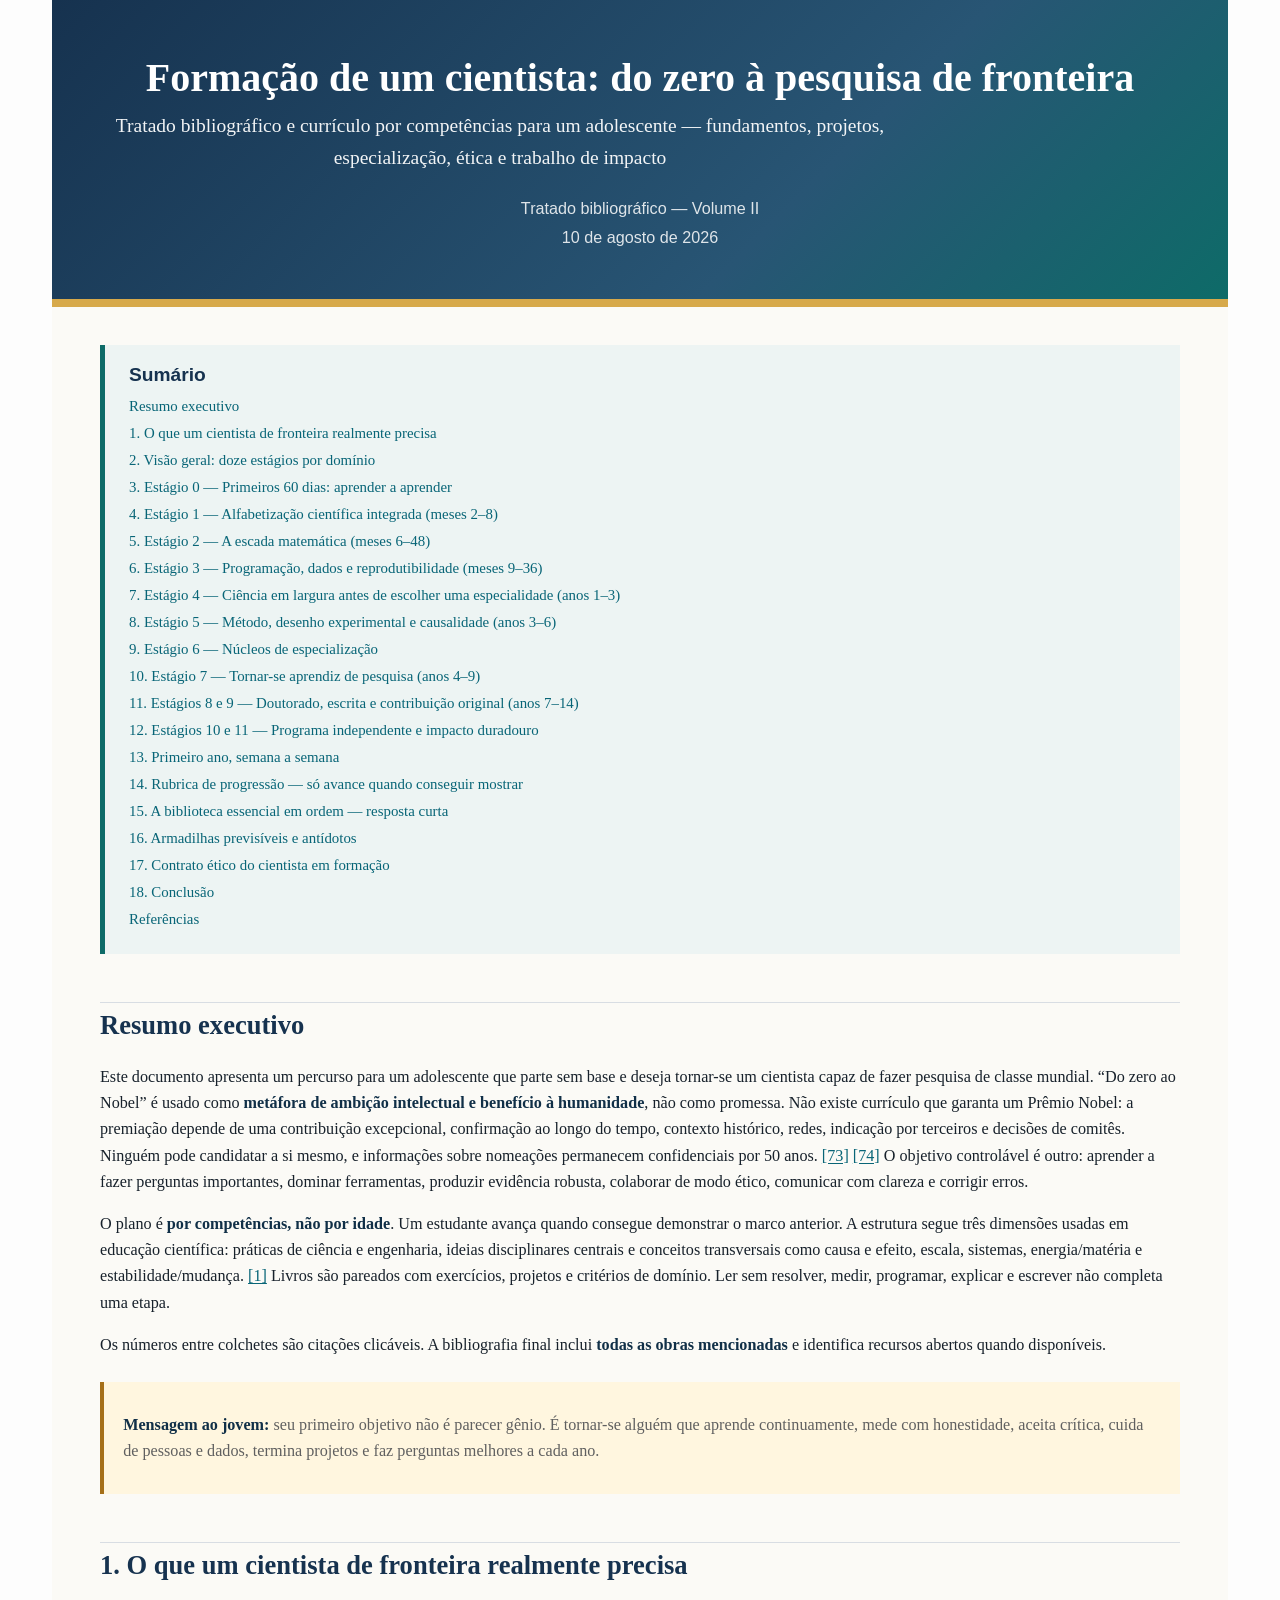
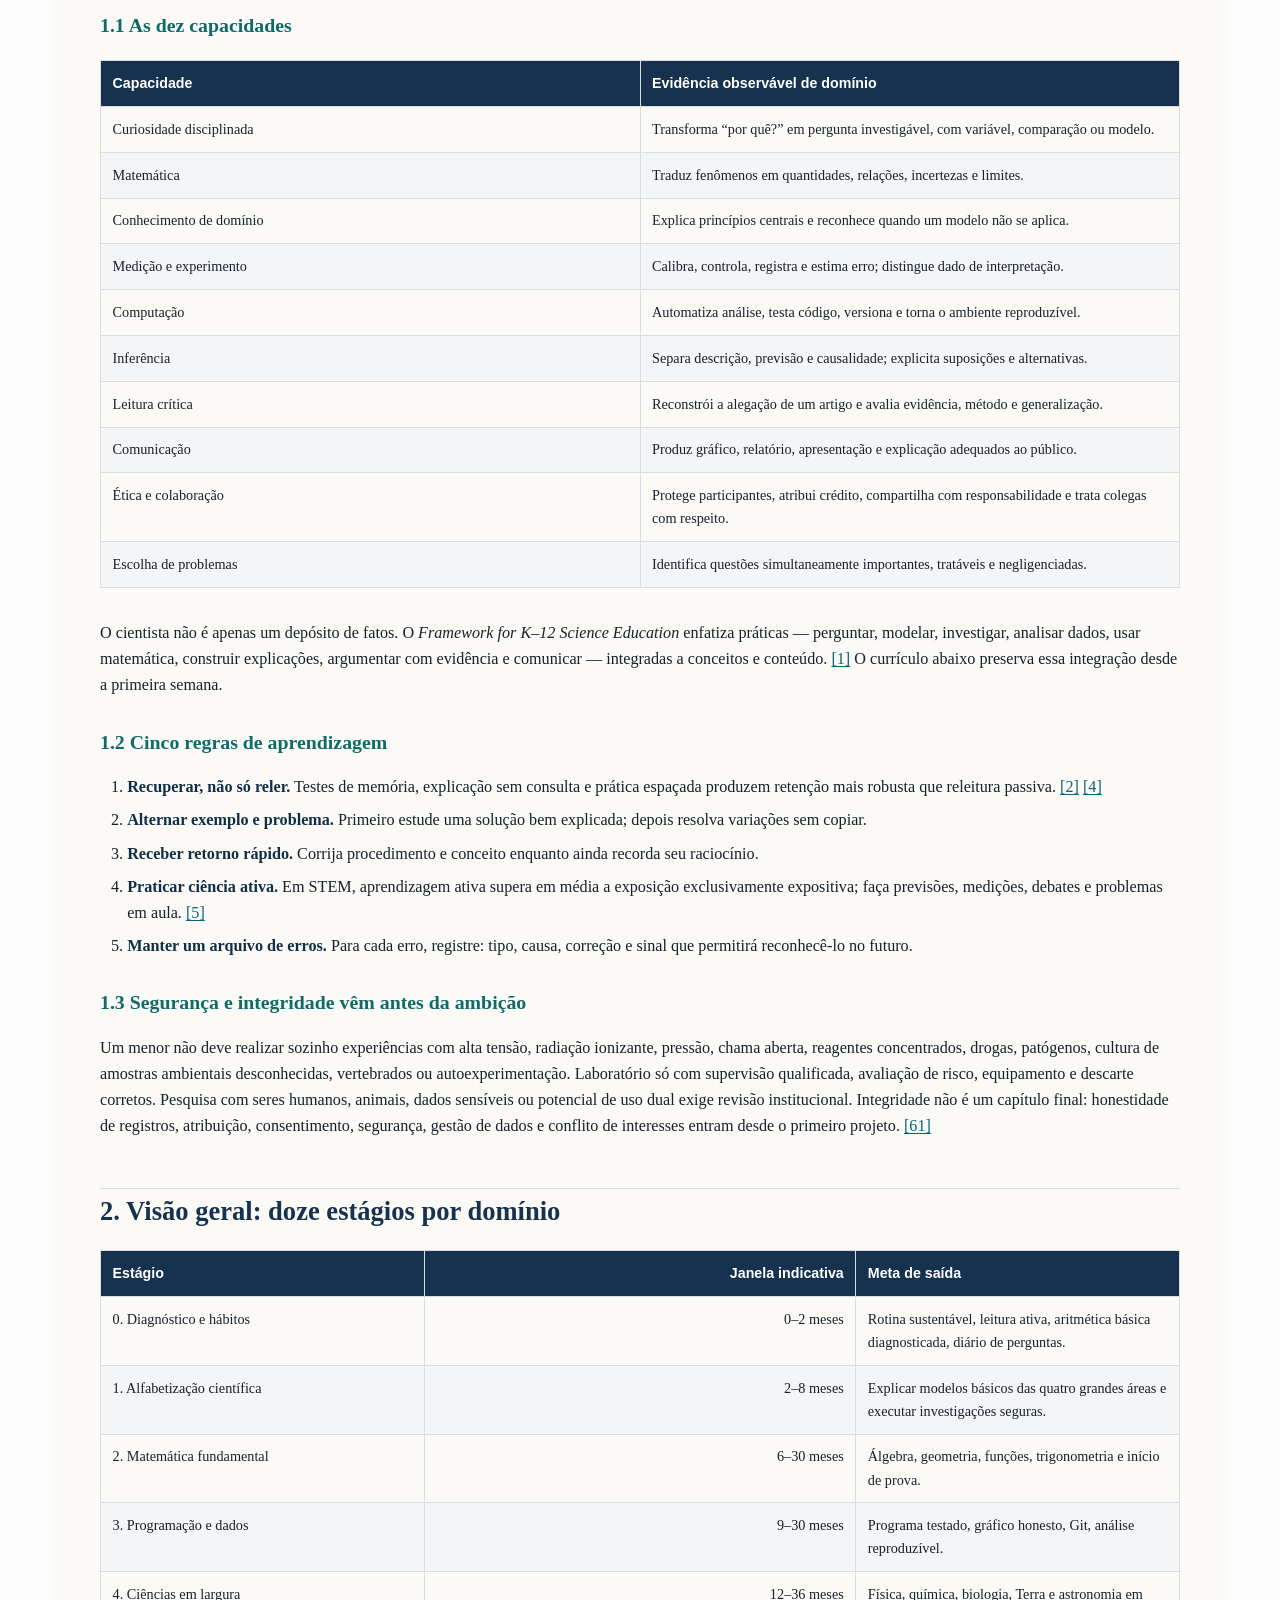
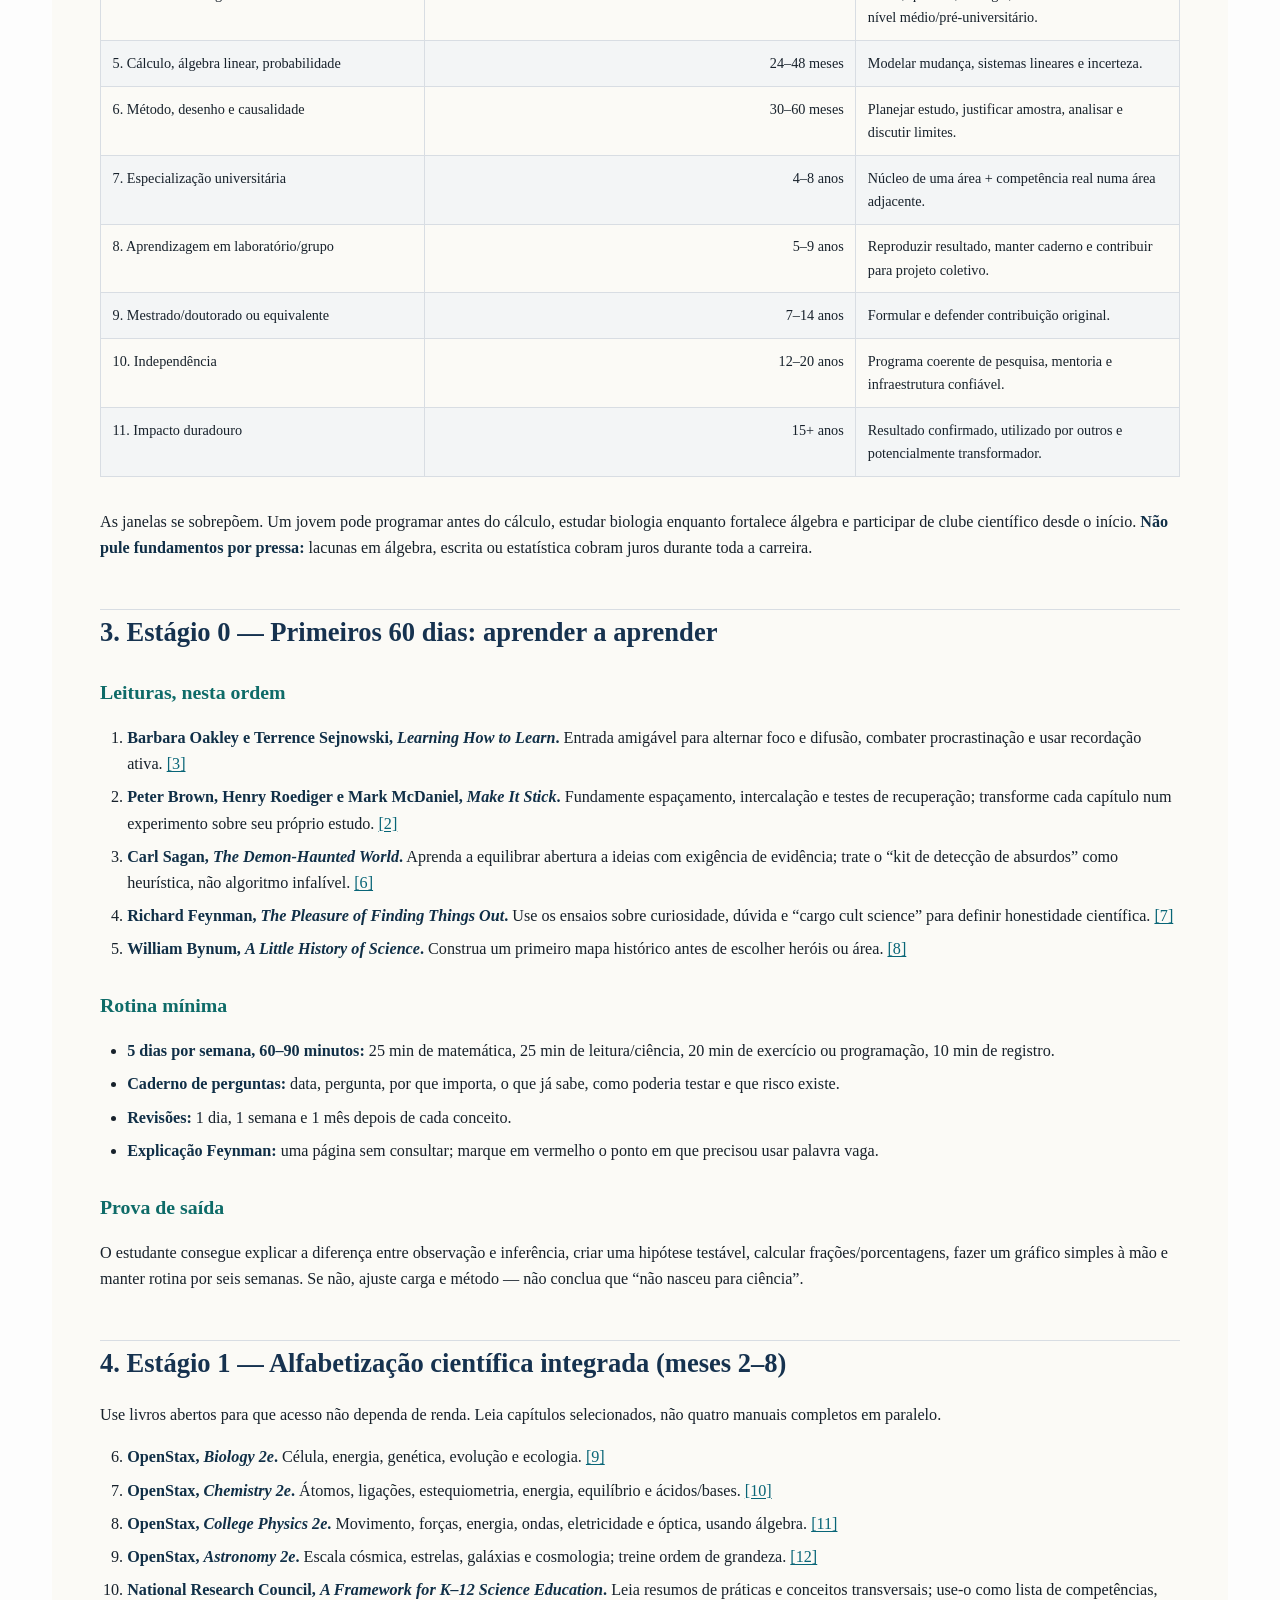
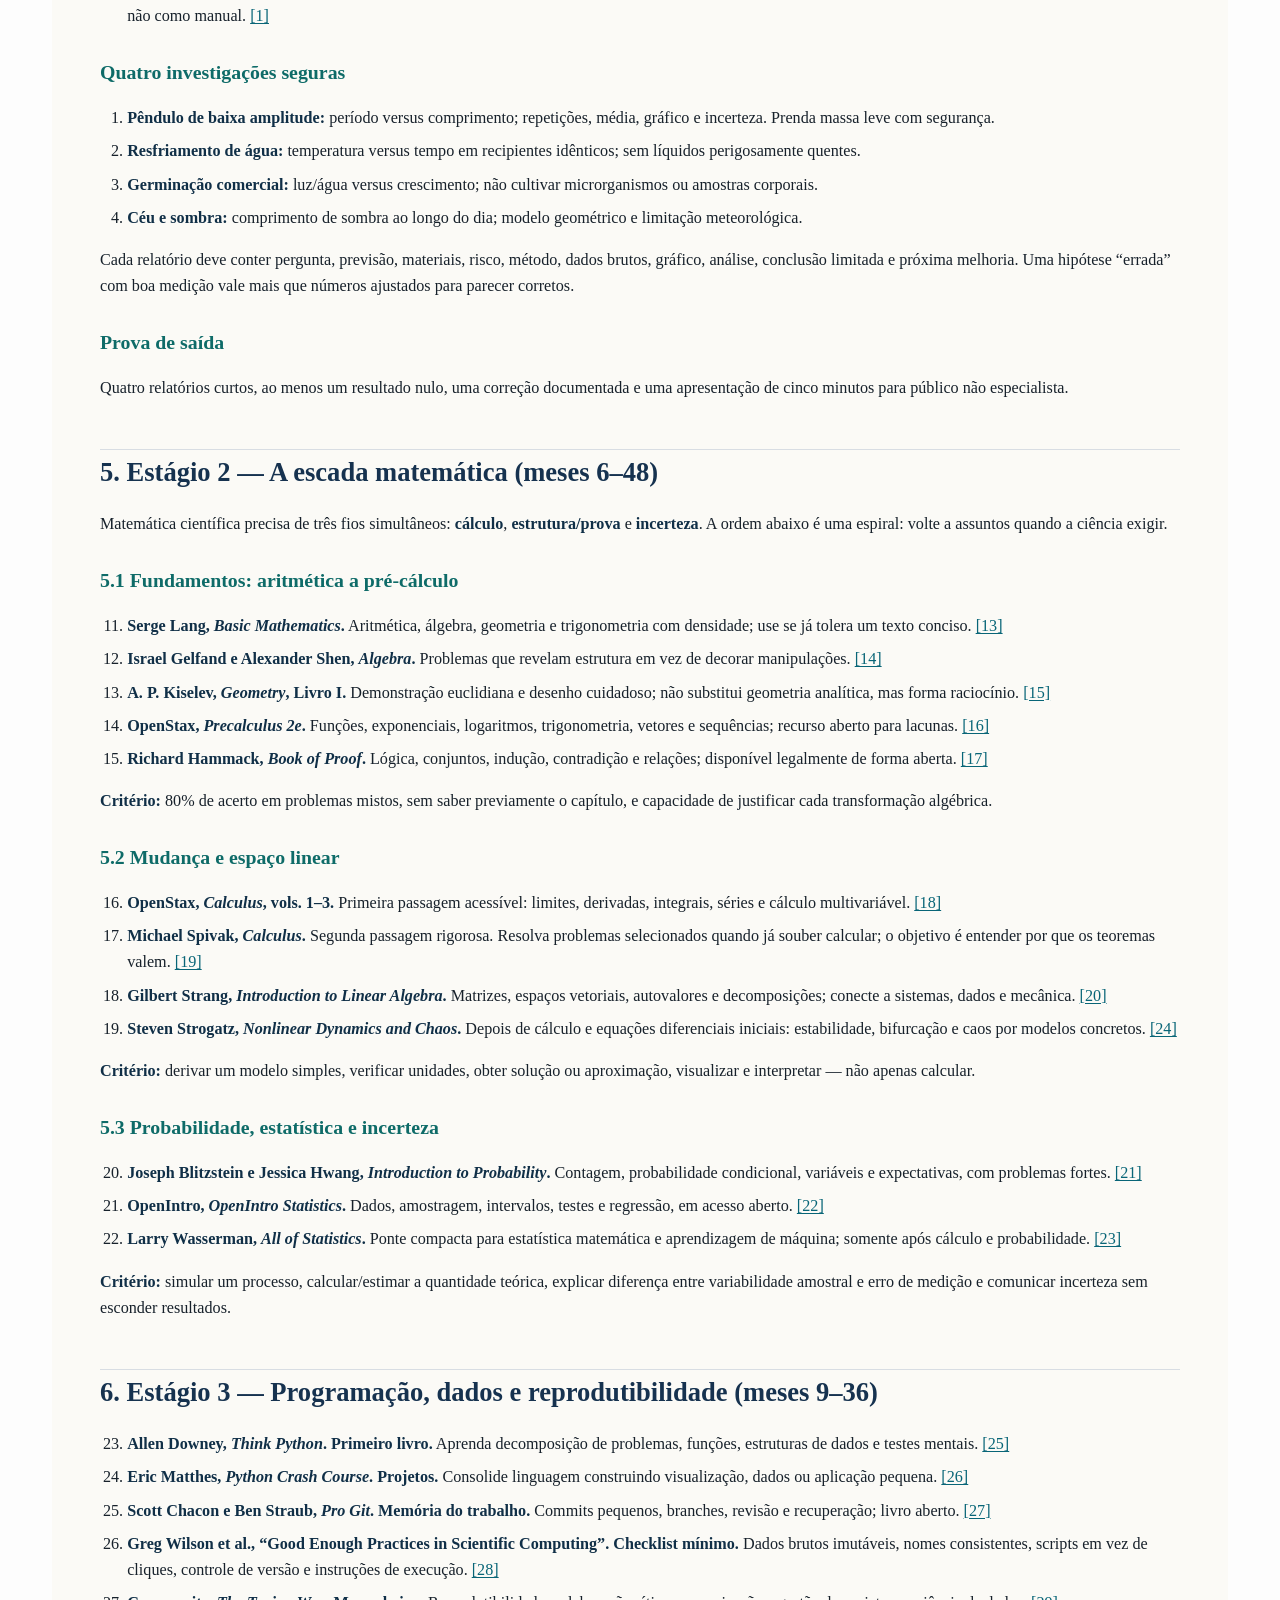
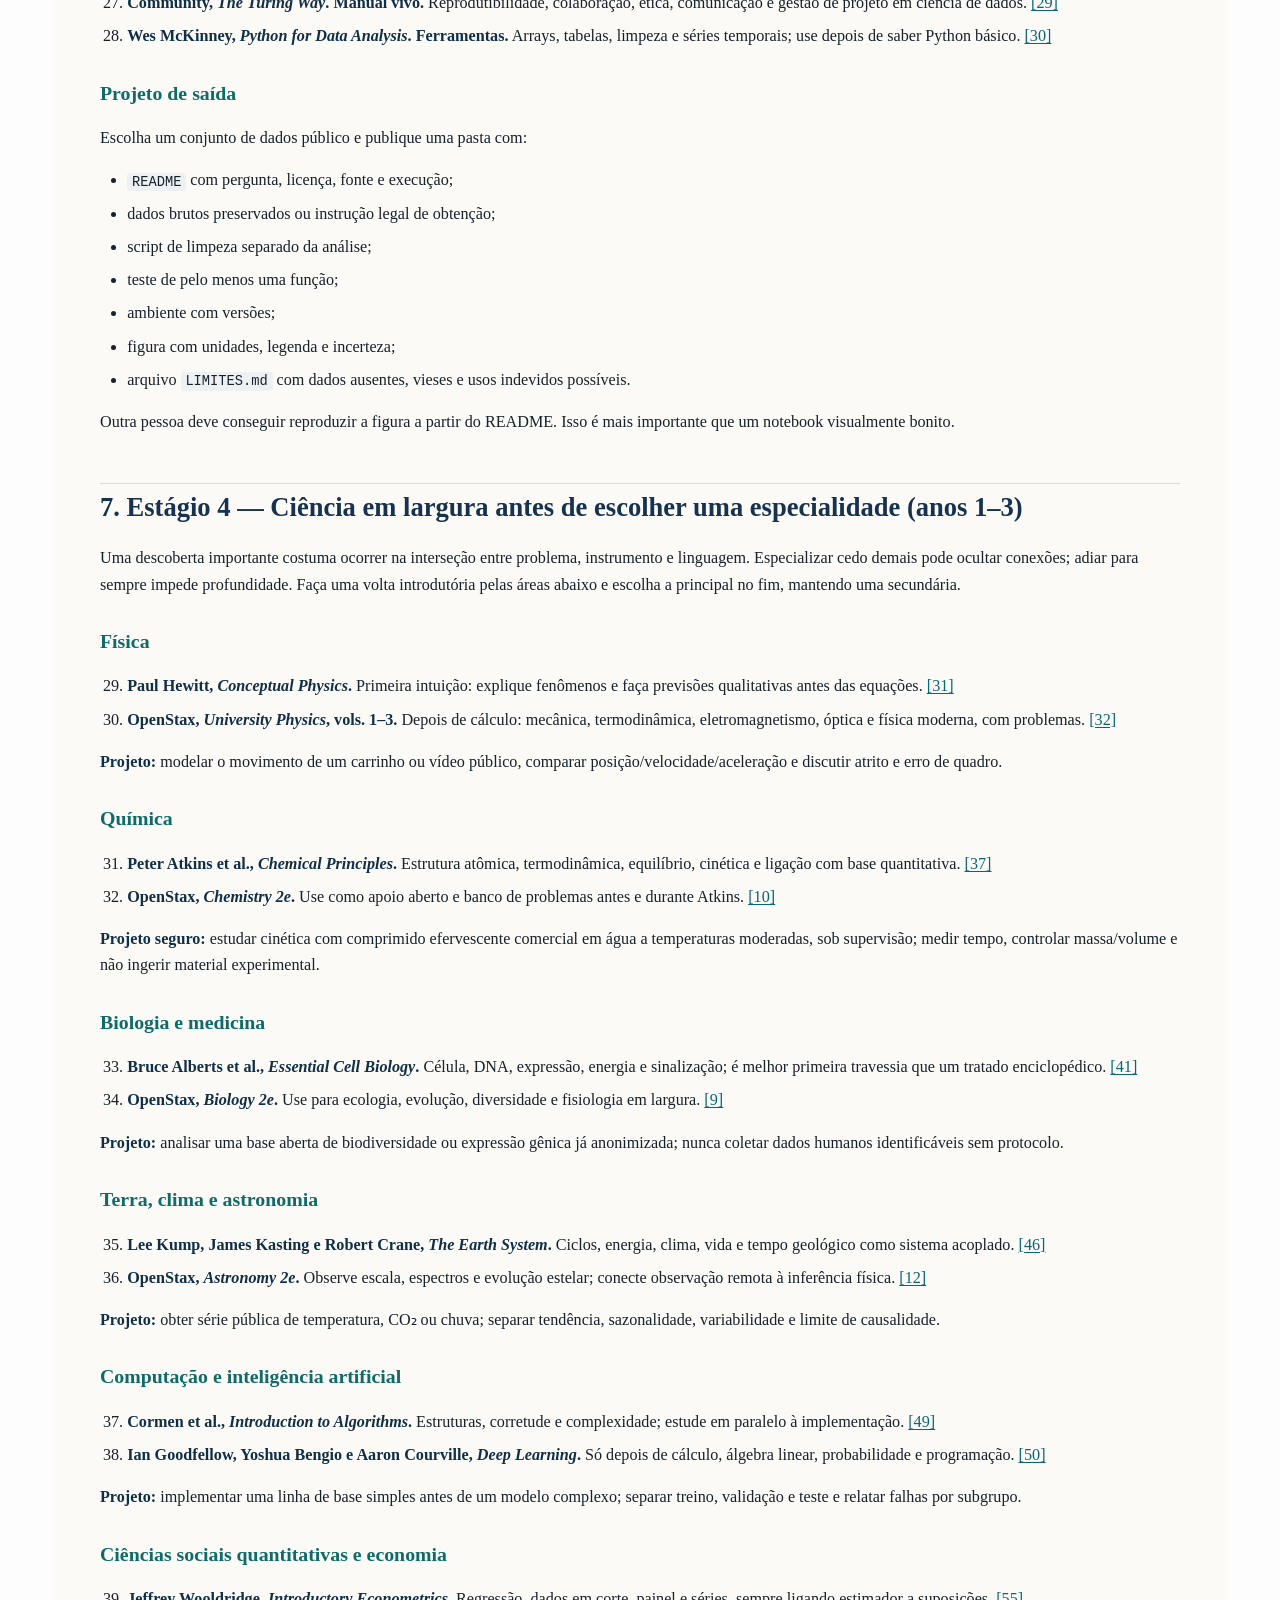
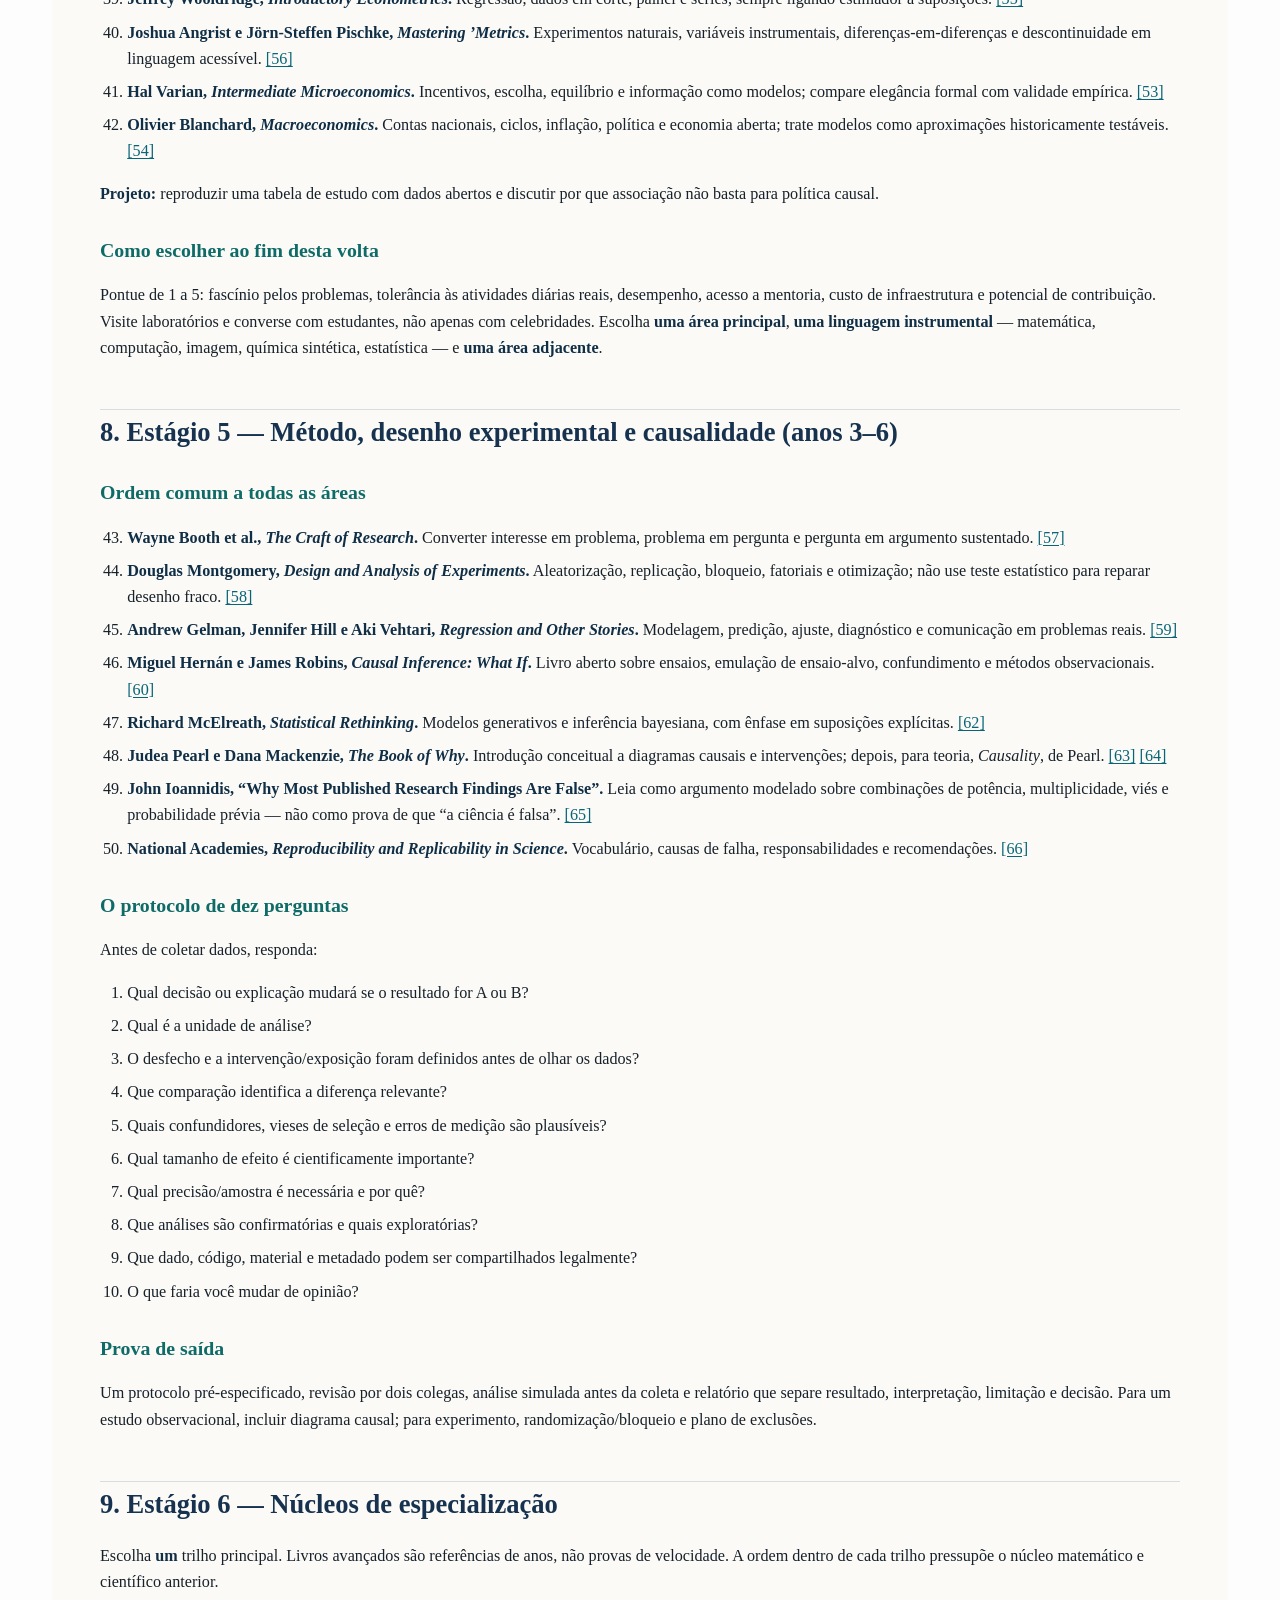
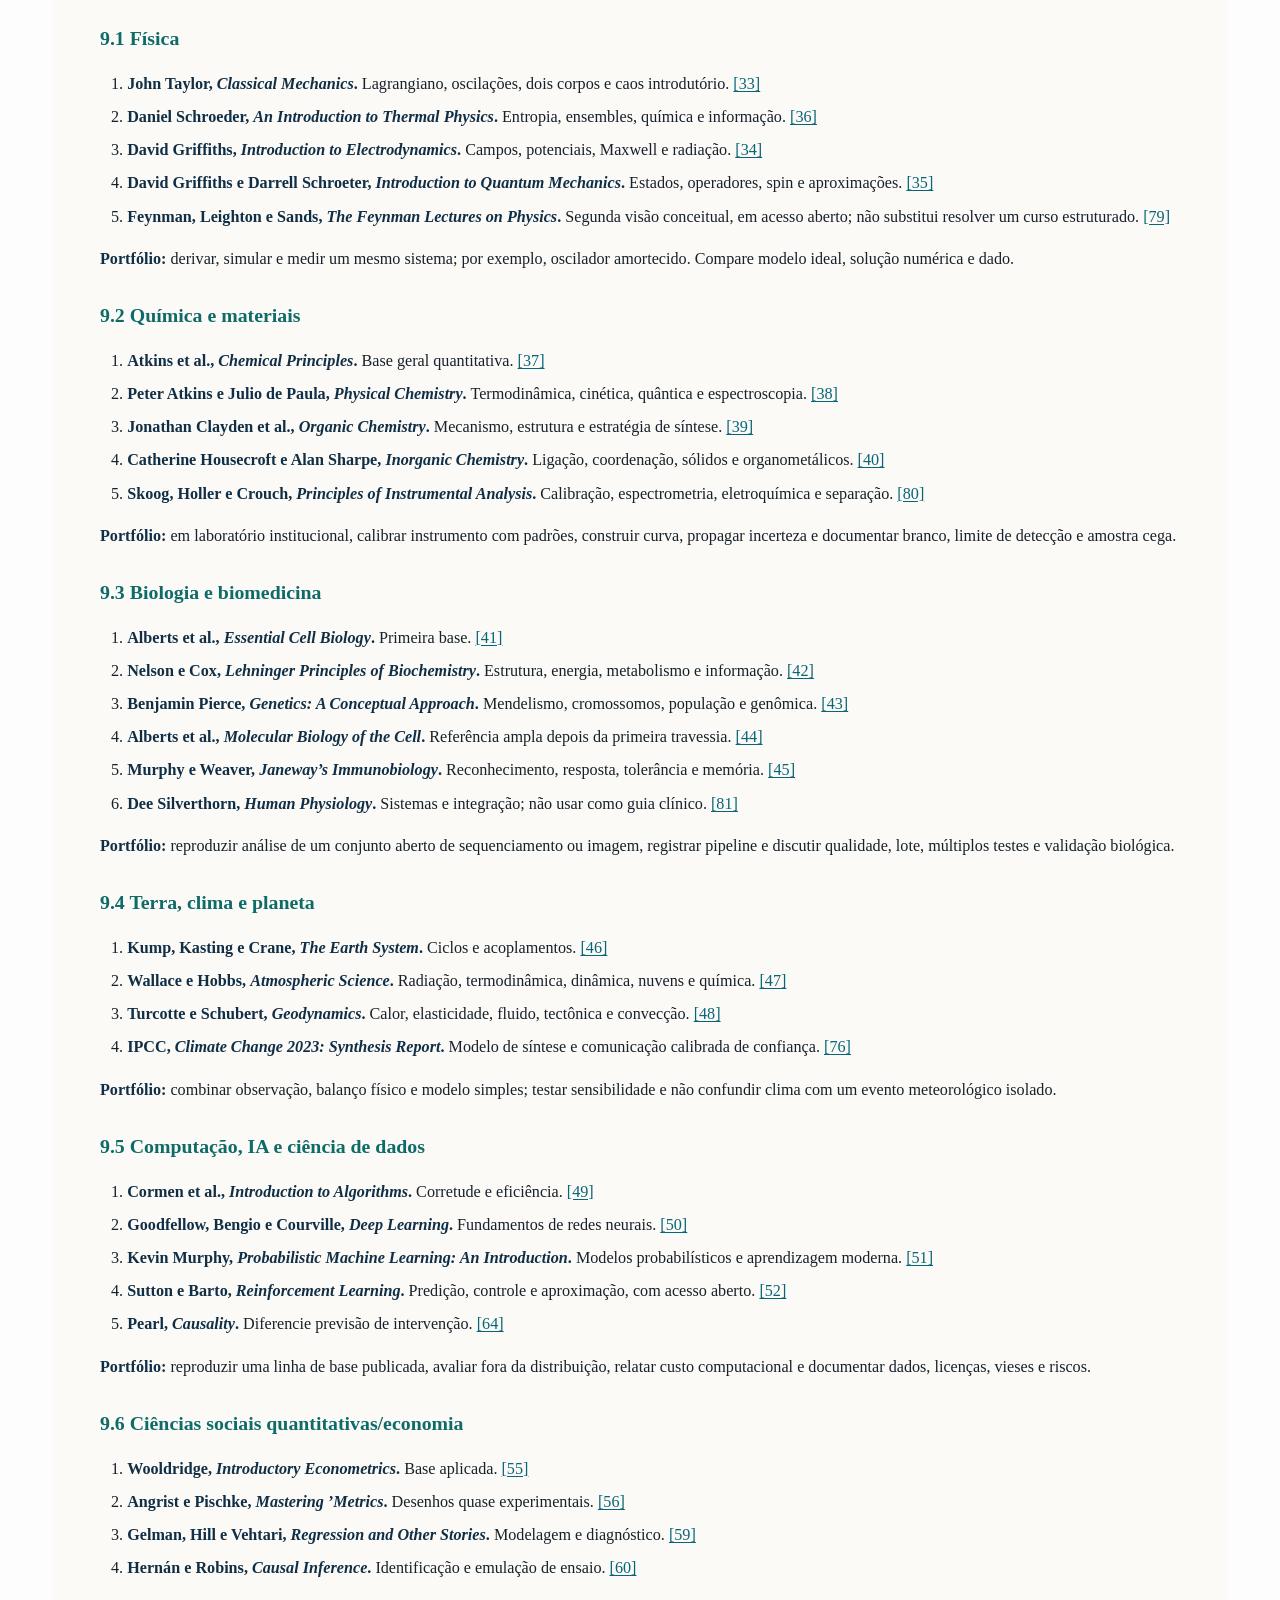
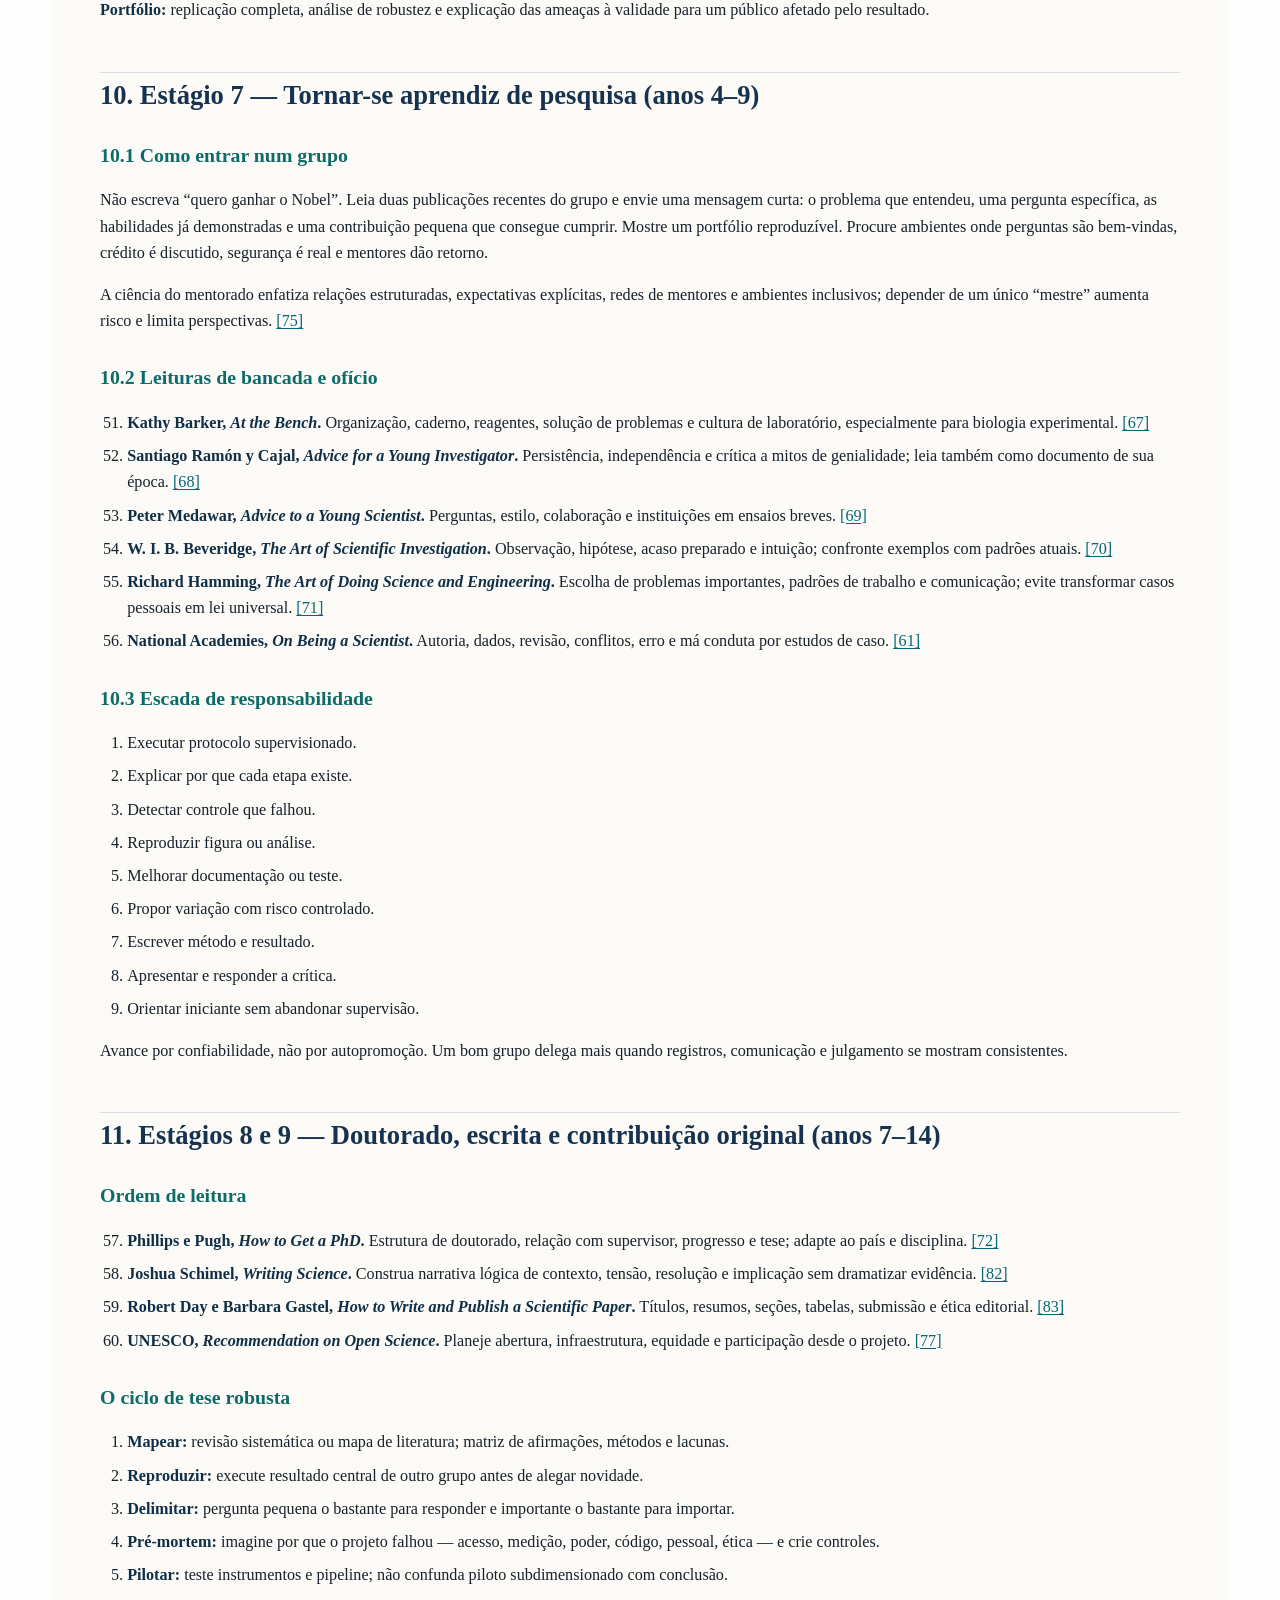
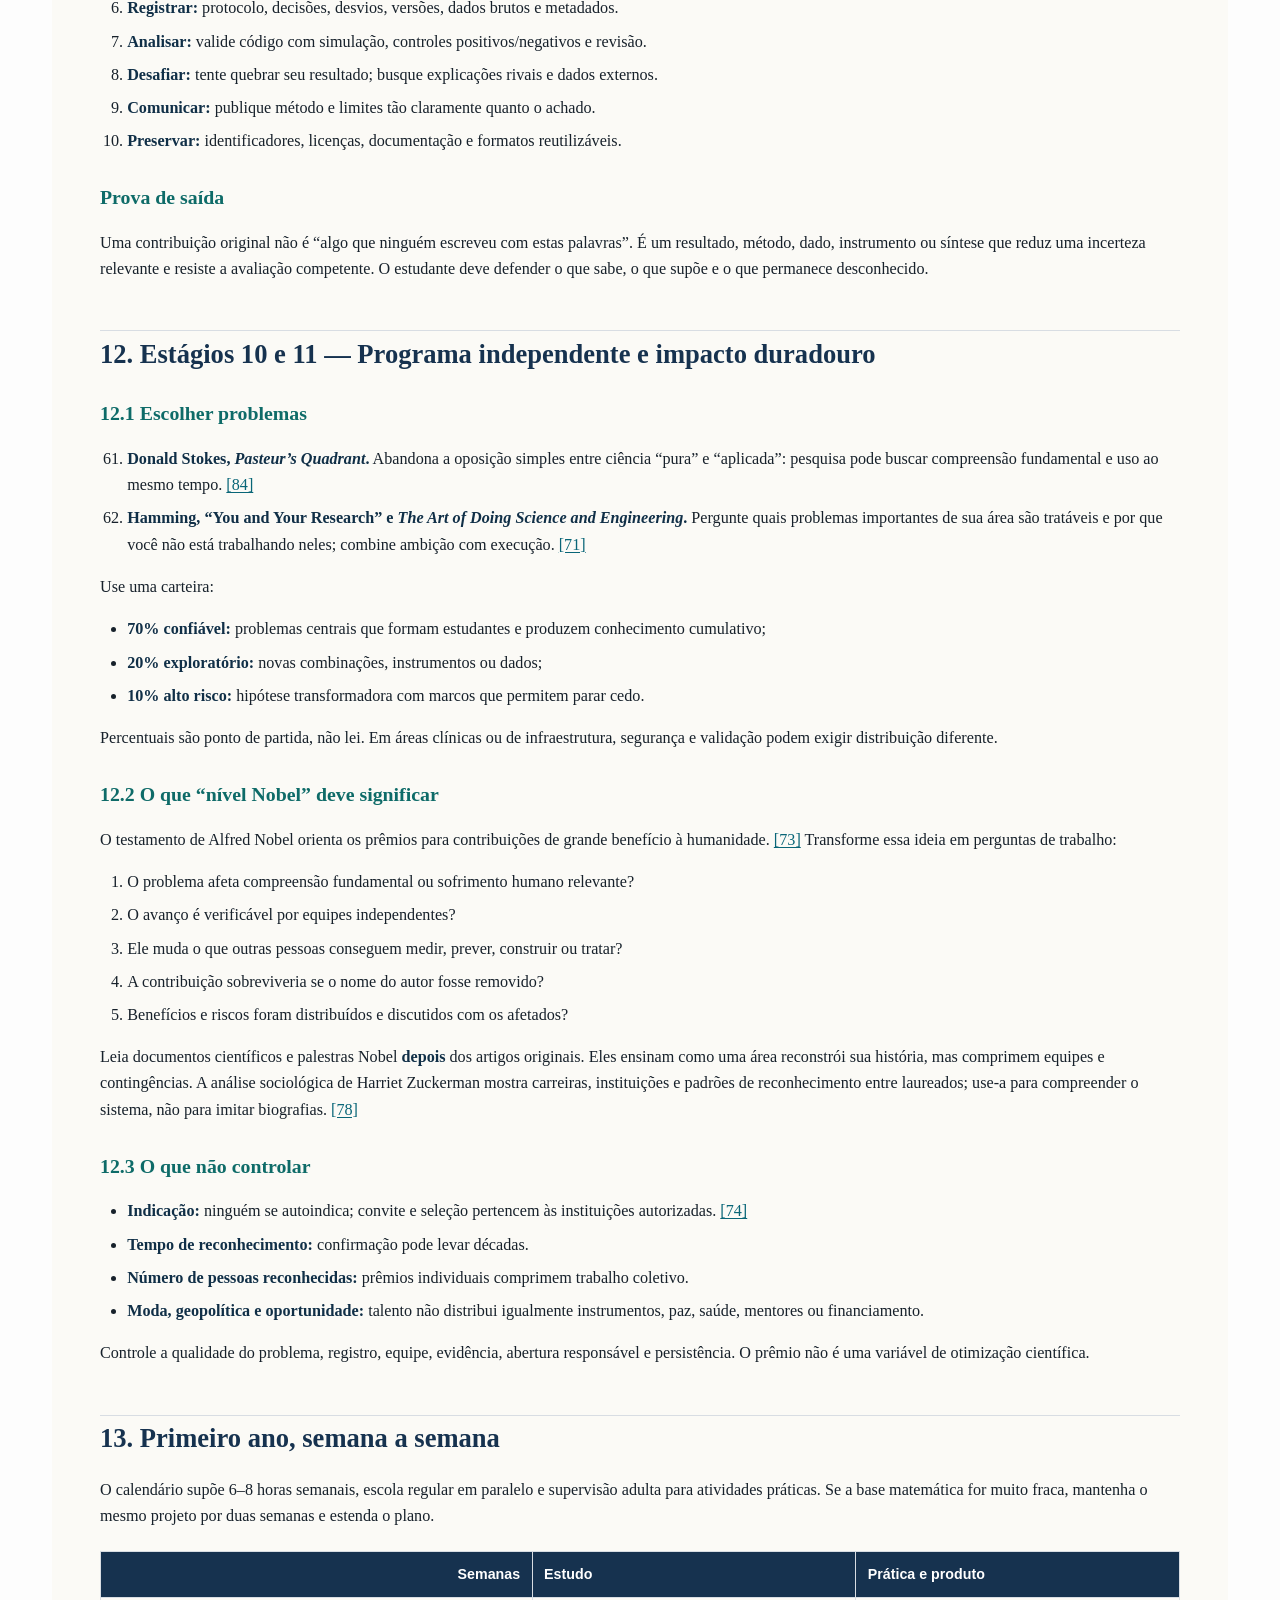
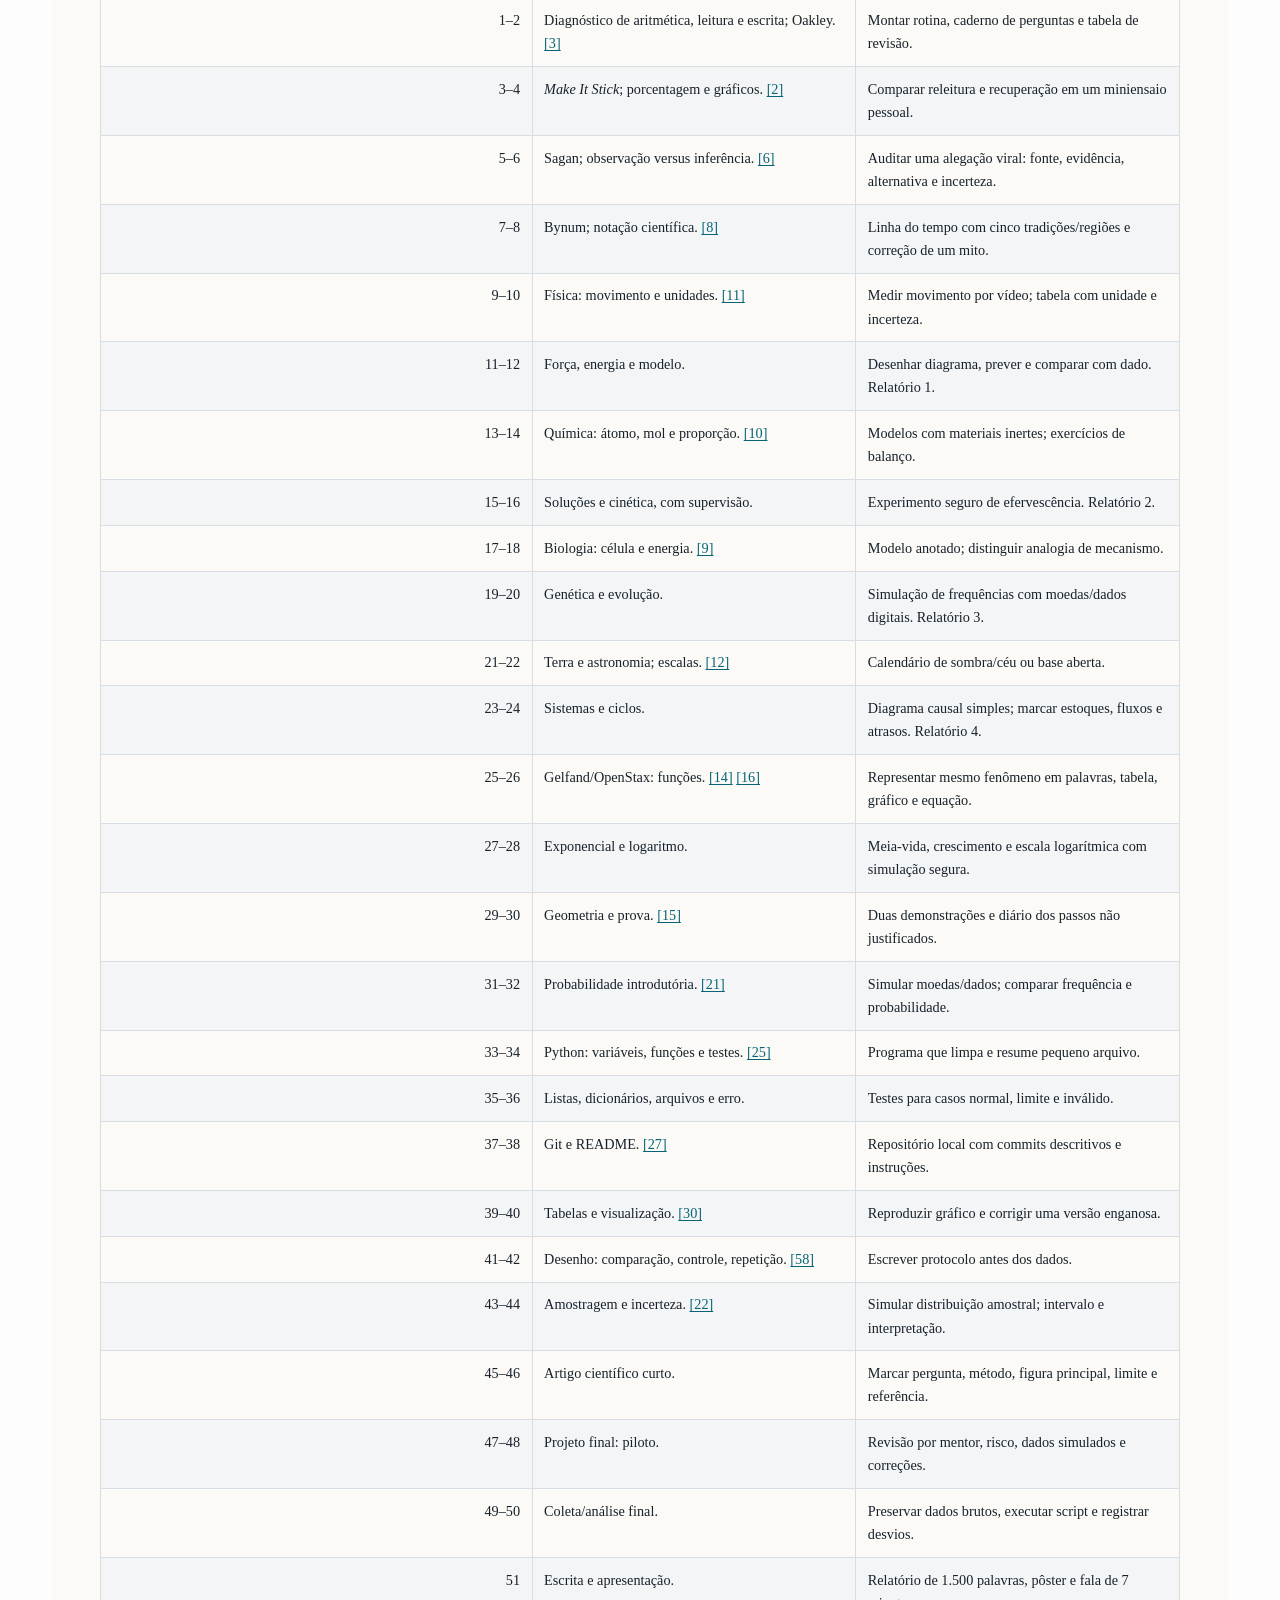
<file: volume-2-formacao-cientista-do-zero-a-fronteira.html>
<!DOCTYPE html>
<html xmlns="http://www.w3.org/1999/xhtml" lang="pt-BR" xml:lang="pt-BR">
<head>
  <meta charset="utf-8" />
  <meta name="generator" content="pandoc" />
  <meta name="viewport" content="width=device-width, initial-scale=1.0, user-scalable=yes" />
  <meta name="author" content="Tratado bibliográfico — Volume II" />
  <title>Formação de um cientista: do zero à pesquisa de
fronteira</title>
  <style>
    html {
      color: #1a1a1a;
      background-color: #fdfdfd;
    }
    body {
      margin: 0 auto;
      max-width: 36em;
      padding-left: 50px;
      padding-right: 50px;
      padding-top: 50px;
      padding-bottom: 50px;
      hyphens: auto;
      overflow-wrap: break-word;
      text-rendering: optimizeLegibility;
      font-kerning: normal;
    }
    @media (max-width: 600px) {
      body {
        font-size: 0.9em;
        padding: 12px;
      }
      h1 {
        font-size: 1.8em;
      }
    }
    @media print {
      html {
        background-color: white;
      }
      body {
        background-color: transparent;
        color: black;
        font-size: 12pt;
      }
      p, h2, h3 {
        orphans: 3;
        widows: 3;
      }
      h2, h3, h4 {
        page-break-after: avoid;
      }
    }
    p {
      margin: 1em 0;
    }
    a {
      color: #1a1a1a;
    }
    a:visited {
      color: #1a1a1a;
    }
    img {
      max-width: 100%;
    }
    h1, h2, h3, h4, h5, h6 {
      margin-top: 1.4em;
    }
    h5, h6 {
      font-size: 1em;
      font-style: italic;
    }
    h6 {
      font-weight: normal;
    }
    ol, ul {
      padding-left: 1.7em;
      margin-top: 1em;
    }
    li > ol, li > ul {
      margin-top: 0;
    }
    blockquote {
      margin: 1em 0 1em 1.7em;
      padding-left: 1em;
      border-left: 2px solid #e6e6e6;
      color: #606060;
    }
    code {
      font-family: Menlo, Monaco, Consolas, 'Lucida Console', monospace;
      font-size: 85%;
      margin: 0;
      hyphens: manual;
    }
    pre {
      margin: 1em 0;
      overflow: auto;
    }
    pre code {
      padding: 0;
      overflow: visible;
      overflow-wrap: normal;
    }
    .sourceCode {
     background-color: transparent;
     overflow: visible;
    }
    hr {
      background-color: #1a1a1a;
      border: none;
      height: 1px;
      margin: 1em 0;
    }
    table {
      margin: 1em 0;
      border-collapse: collapse;
      width: 100%;
      overflow-x: auto;
      display: block;
      font-variant-numeric: lining-nums tabular-nums;
    }
    table caption {
      margin-bottom: 0.75em;
    }
    tbody {
      margin-top: 0.5em;
      border-top: 1px solid #1a1a1a;
      border-bottom: 1px solid #1a1a1a;
    }
    th {
      border-top: 1px solid #1a1a1a;
      padding: 0.25em 0.5em 0.25em 0.5em;
    }
    td {
      padding: 0.125em 0.5em 0.25em 0.5em;
    }
    header {
      margin-bottom: 4em;
      text-align: center;
    }
    #TOC li {
      list-style: none;
    }
    #TOC ul {
      padding-left: 1.3em;
    }
    #TOC > ul {
      padding-left: 0;
    }
    #TOC a:not(:hover) {
      text-decoration: none;
    }
    code{white-space: pre-wrap;}
    span.smallcaps{font-variant: small-caps;}
    div.columns{display: flex; gap: min(4vw, 1.5em);}
    div.column{flex: auto; overflow-x: auto;}
    div.hanging-indent{margin-left: 1.5em; text-indent: -1.5em;}
    /* The extra [class] is a hack that increases specificity enough to
       override a similar rule in reveal.js */
    ul.task-list[class]{list-style: none;}
    ul.task-list li input[type="checkbox"] {
      font-size: inherit;
      width: 0.8em;
      margin: 0 0.8em 0.2em -1.6em;
      vertical-align: middle;
    }
    .display.math{display: block; text-align: center; margin: 0.5rem auto;}
  </style>
  <style>
  :root {
    --ink: #17212b;
    --muted: #5b6774;
    --paper: #fbfaf6;
    --navy: #16324f;
    --teal: #0e6b68;
    --gold: #a56f18;
    --line: #d8dde3;
    --soft: #edf4f3;
    --warn: #fff6df;
  }
  html { scroll-behavior: smooth; }
  body {
    color: var(--ink);
    background: var(--paper);
    font-family: "Iowan Old Style", "Palatino Linotype", Palatino, Georgia, serif;
    line-height: 1.62;
    max-width: 1080px;
    margin: 0 auto;
    padding: 2.5rem 3rem 5rem;
  }
  header#title-block-header {
    color: white;
    background: linear-gradient(135deg, var(--navy), #285574 64%, var(--teal));
    padding: 3.5rem 3rem 2.9rem;
    margin: -2.5rem -3rem 2.4rem;
    border-bottom: 8px solid #d7a94a;
  }
  h1.title { color: white; font-size: 2.5rem; line-height: 1.08; margin: 0 0 .7rem; }
  p.subtitle { font-size: 1.22rem; max-width: 50rem; margin: 0 0 1.35rem; opacity: .94; }
  p.author, p.date { margin: .15rem 0; font-family: Inter, Arial, sans-serif; opacity: .85; }
  h1, h2, h3, h4 { color: var(--navy); line-height: 1.2; }
  h2 { margin-top: 3rem; padding-top: .45rem; border-top: 1px solid var(--line); font-size: 1.66rem; }
  h3 { margin-top: 2rem; font-size: 1.24rem; color: var(--teal); }
  h4 { font-size: 1.05rem; }
  p, li { font-size: 1.01rem; }
  a { color: #086577; text-decoration-thickness: .08em; text-underline-offset: .15em; }
  a:hover { color: #943f2a; }
  nav#TOC {
    background: var(--soft);
    border-left: 5px solid var(--teal);
    padding: 1.2rem 1.5rem;
    margin: 2rem 0 3rem;
  }
  nav#TOC::before { content: "Sumário"; display: block; font: 700 1.2rem Inter, Arial, sans-serif; color: var(--navy); margin-bottom: .5rem; }
  nav#TOC ul { margin: .25rem 0; }
  nav#TOC li { margin: .18rem 0; font-size: .93rem; }
  blockquote {
    border-left: 4px solid var(--gold);
    background: var(--warn);
    margin: 1.5rem 0;
    padding: .85rem 1.2rem;
  }
  table { width: 100%; border-collapse: collapse; margin: 1.4rem 0 2rem; font-size: .89rem; }
  thead { background: var(--navy); color: #fff; }
  th { text-align: left; font-family: Inter, Arial, sans-serif; font-weight: 700; }
  th, td { padding: .68rem .72rem; vertical-align: top; border: 1px solid var(--line); }
  tbody tr:nth-child(even) { background: #f3f5f6; }
  ol > li, ul > li { margin: .44rem 0; }
  strong { color: #102f47; }
  code { background: #eef1f4; padding: .12rem .3rem; border-radius: 3px; }
  hr { border: 0; border-top: 2px solid var(--line); margin: 3rem 0; }
  .references p, #referencias ~ p, #referências ~ p { font-size: .88rem; padding-left: 2.2rem; text-indent: -2.2rem; margin: .62rem 0; }
  span[id^="ref-"] { scroll-margin-top: 1.2rem; }
  .tag { font-family: Inter, Arial, sans-serif; font-size: .78rem; font-weight: 700; letter-spacing: .02em; color: white; background: var(--teal); border-radius: 3px; padding: .1rem .36rem; }
  @media (max-width: 760px) {
    body { padding: 1.1rem 1rem 3rem; }
    header#title-block-header { margin: -1.1rem -1rem 1.5rem; padding: 2rem 1.1rem; }
    h1.title { font-size: 1.95rem; }
    table { display: block; overflow-x: auto; }
  }
  @media print {
    body { background: white; max-width: none; padding: 0; font-size: 10pt; }
    header#title-block-header { margin: 0 0 1.5cm; border-bottom-width: 5px; }
    a { color: #0b5266; }
    h2, h3, h4 { break-after: avoid; }
    table, blockquote { break-inside: avoid; }
  }
  </style>
</head>
<body>
<header id="title-block-header">
<h1 class="title">Formação de um cientista: do zero à pesquisa de
fronteira</h1>
<p class="subtitle">Tratado bibliográfico e currículo por competências
para um adolescente — fundamentos, projetos, especialização, ética e
trabalho de impacto</p>
<p class="author">Tratado bibliográfico — Volume II</p>
<p class="date">10 de agosto de 2026</p>
</header>
<nav id="TOC" role="doc-toc">
<ul>
<li><a href="#resumo-executivo" id="toc-resumo-executivo">Resumo
executivo</a></li>
<li><a href="#o-que-um-cientista-de-fronteira-realmente-precisa"
id="toc-o-que-um-cientista-de-fronteira-realmente-precisa">1. O que um
cientista de fronteira realmente precisa</a></li>
<li><a href="#visão-geral-doze-estágios-por-domínio"
id="toc-visão-geral-doze-estágios-por-domínio">2. Visão geral: doze
estágios por domínio</a></li>
<li><a href="#estágio-0-primeiros-60-dias-aprender-a-aprender"
id="toc-estágio-0-primeiros-60-dias-aprender-a-aprender">3. Estágio 0 —
Primeiros 60 dias: aprender a aprender</a></li>
<li><a href="#estágio-1-alfabetização-científica-integrada-meses-28"
id="toc-estágio-1-alfabetização-científica-integrada-meses-28">4.
Estágio 1 — Alfabetização científica integrada (meses 2–8)</a></li>
<li><a href="#estágio-2-a-escada-matemática-meses-648"
id="toc-estágio-2-a-escada-matemática-meses-648">5. Estágio 2 — A escada
matemática (meses 6–48)</a></li>
<li><a href="#estágio-3-programação-dados-e-reprodutibilidade-meses-936"
id="toc-estágio-3-programação-dados-e-reprodutibilidade-meses-936">6.
Estágio 3 — Programação, dados e reprodutibilidade (meses 9–36)</a></li>
<li><a
href="#estágio-4-ciência-em-largura-antes-de-escolher-uma-especialidade-anos-13"
id="toc-estágio-4-ciência-em-largura-antes-de-escolher-uma-especialidade-anos-13">7.
Estágio 4 — Ciência em largura antes de escolher uma especialidade (anos
1–3)</a></li>
<li><a
href="#estágio-5-método-desenho-experimental-e-causalidade-anos-36"
id="toc-estágio-5-método-desenho-experimental-e-causalidade-anos-36">8.
Estágio 5 — Método, desenho experimental e causalidade (anos
3–6)</a></li>
<li><a href="#estágio-6-núcleos-de-especialização"
id="toc-estágio-6-núcleos-de-especialização">9. Estágio 6 — Núcleos de
especialização</a></li>
<li><a href="#estágio-7-tornar-se-aprendiz-de-pesquisa-anos-49"
id="toc-estágio-7-tornar-se-aprendiz-de-pesquisa-anos-49">10. Estágio 7
— Tornar-se aprendiz de pesquisa (anos 4–9)</a></li>
<li><a
href="#estágios-8-e-9-doutorado-escrita-e-contribuição-original-anos-714"
id="toc-estágios-8-e-9-doutorado-escrita-e-contribuição-original-anos-714">11.
Estágios 8 e 9 — Doutorado, escrita e contribuição original (anos
7–14)</a></li>
<li><a
href="#estágios-10-e-11-programa-independente-e-impacto-duradouro"
id="toc-estágios-10-e-11-programa-independente-e-impacto-duradouro">12.
Estágios 10 e 11 — Programa independente e impacto duradouro</a></li>
<li><a href="#primeiro-ano-semana-a-semana"
id="toc-primeiro-ano-semana-a-semana">13. Primeiro ano, semana a
semana</a></li>
<li><a href="#rubrica-de-progressão-só-avance-quando-conseguir-mostrar"
id="toc-rubrica-de-progressão-só-avance-quando-conseguir-mostrar">14.
Rubrica de progressão — só avance quando conseguir mostrar</a></li>
<li><a href="#a-biblioteca-essencial-em-ordem-resposta-curta"
id="toc-a-biblioteca-essencial-em-ordem-resposta-curta">15. A biblioteca
essencial em ordem — resposta curta</a></li>
<li><a href="#armadilhas-previsíveis-e-antídotos"
id="toc-armadilhas-previsíveis-e-antídotos">16. Armadilhas previsíveis e
antídotos</a></li>
<li><a href="#contrato-ético-do-cientista-em-formação"
id="toc-contrato-ético-do-cientista-em-formação">17. Contrato ético do
cientista em formação</a></li>
<li><a href="#conclusão" id="toc-conclusão">18. Conclusão</a></li>
<li><a href="#referências" id="toc-referências">Referências</a></li>
</ul>
</nav>
<h2 id="resumo-executivo">Resumo executivo</h2>
<p>Este documento apresenta um percurso para um adolescente que parte
sem base e deseja tornar-se um cientista capaz de fazer pesquisa de
classe mundial. “Do zero ao Nobel” é usado como <strong>metáfora de
ambição intelectual e benefício à humanidade</strong>, não como
promessa. Não existe currículo que garanta um Prêmio Nobel: a premiação
depende de uma contribuição excepcional, confirmação ao longo do tempo,
contexto histórico, redes, indicação por terceiros e decisões de
comitês. Ninguém pode candidatar a si mesmo, e informações sobre
nomeações permanecem confidenciais por 50 anos. <a
href="#ref-73">[73]</a> <a href="#ref-74">[74]</a> O objetivo
controlável é outro: aprender a fazer perguntas importantes, dominar
ferramentas, produzir evidência robusta, colaborar de modo ético,
comunicar com clareza e corrigir erros.</p>
<p>O plano é <strong>por competências, não por idade</strong>. Um
estudante avança quando consegue demonstrar o marco anterior. A
estrutura segue três dimensões usadas em educação científica: práticas
de ciência e engenharia, ideias disciplinares centrais e conceitos
transversais como causa e efeito, escala, sistemas, energia/matéria e
estabilidade/mudança. <a href="#ref-1">[1]</a> Livros são pareados com
exercícios, projetos e critérios de domínio. Ler sem resolver, medir,
programar, explicar e escrever não completa uma etapa.</p>
<p>Os números entre colchetes são citações clicáveis. A bibliografia
final inclui <strong>todas as obras mencionadas</strong> e identifica
recursos abertos quando disponíveis.</p>
<blockquote>
<p><strong>Mensagem ao jovem:</strong> seu primeiro objetivo não é
parecer gênio. É tornar-se alguém que aprende continuamente, mede com
honestidade, aceita crítica, cuida de pessoas e dados, termina projetos
e faz perguntas melhores a cada ano.</p>
</blockquote>
<h2 id="o-que-um-cientista-de-fronteira-realmente-precisa">1. O que um
cientista de fronteira realmente precisa</h2>
<h3 id="as-dez-capacidades">1.1 As dez capacidades</h3>
<table>
<colgroup>
<col style="width: 50%" />
<col style="width: 50%" />
</colgroup>
<thead>
<tr class="header">
<th>Capacidade</th>
<th>Evidência observável de domínio</th>
</tr>
</thead>
<tbody>
<tr class="odd">
<td>Curiosidade disciplinada</td>
<td>Transforma “por quê?” em pergunta investigável, com variável,
comparação ou modelo.</td>
</tr>
<tr class="even">
<td>Matemática</td>
<td>Traduz fenômenos em quantidades, relações, incertezas e
limites.</td>
</tr>
<tr class="odd">
<td>Conhecimento de domínio</td>
<td>Explica princípios centrais e reconhece quando um modelo não se
aplica.</td>
</tr>
<tr class="even">
<td>Medição e experimento</td>
<td>Calibra, controla, registra e estima erro; distingue dado de
interpretação.</td>
</tr>
<tr class="odd">
<td>Computação</td>
<td>Automatiza análise, testa código, versiona e torna o ambiente
reproduzível.</td>
</tr>
<tr class="even">
<td>Inferência</td>
<td>Separa descrição, previsão e causalidade; explicita suposições e
alternativas.</td>
</tr>
<tr class="odd">
<td>Leitura crítica</td>
<td>Reconstrói a alegação de um artigo e avalia evidência, método e
generalização.</td>
</tr>
<tr class="even">
<td>Comunicação</td>
<td>Produz gráfico, relatório, apresentação e explicação adequados ao
público.</td>
</tr>
<tr class="odd">
<td>Ética e colaboração</td>
<td>Protege participantes, atribui crédito, compartilha com
responsabilidade e trata colegas com respeito.</td>
</tr>
<tr class="even">
<td>Escolha de problemas</td>
<td>Identifica questões simultaneamente importantes, tratáveis e
negligenciadas.</td>
</tr>
</tbody>
</table>
<p>O cientista não é apenas um depósito de fatos. O <em>Framework for
K–12 Science Education</em> enfatiza práticas — perguntar, modelar,
investigar, analisar dados, usar matemática, construir explicações,
argumentar com evidência e comunicar — integradas a conceitos e
conteúdo. <a href="#ref-1">[1]</a> O currículo abaixo preserva essa
integração desde a primeira semana.</p>
<h3 id="cinco-regras-de-aprendizagem">1.2 Cinco regras de
aprendizagem</h3>
<ol type="1">
<li><strong>Recuperar, não só reler.</strong> Testes de memória,
explicação sem consulta e prática espaçada produzem retenção mais
robusta que releitura passiva. <a href="#ref-2">[2]</a> <a
href="#ref-4">[4]</a></li>
<li><strong>Alternar exemplo e problema.</strong> Primeiro estude uma
solução bem explicada; depois resolva variações sem copiar.</li>
<li><strong>Receber retorno rápido.</strong> Corrija procedimento e
conceito enquanto ainda recorda seu raciocínio.</li>
<li><strong>Praticar ciência ativa.</strong> Em STEM, aprendizagem ativa
supera em média a exposição exclusivamente expositiva; faça previsões,
medições, debates e problemas em aula. <a href="#ref-5">[5]</a></li>
<li><strong>Manter um arquivo de erros.</strong> Para cada erro,
registre: tipo, causa, correção e sinal que permitirá reconhecê-lo no
futuro.</li>
</ol>
<h3 id="segurança-e-integridade-vêm-antes-da-ambição">1.3 Segurança e
integridade vêm antes da ambição</h3>
<p>Um menor não deve realizar sozinho experiências com alta tensão,
radiação ionizante, pressão, chama aberta, reagentes concentrados,
drogas, patógenos, cultura de amostras ambientais desconhecidas,
vertebrados ou autoexperimentação. Laboratório só com supervisão
qualificada, avaliação de risco, equipamento e descarte corretos.
Pesquisa com seres humanos, animais, dados sensíveis ou potencial de uso
dual exige revisão institucional. Integridade não é um capítulo final:
honestidade de registros, atribuição, consentimento, segurança, gestão
de dados e conflito de interesses entram desde o primeiro projeto. <a
href="#ref-61">[61]</a></p>
<h2 id="visão-geral-doze-estágios-por-domínio">2. Visão geral: doze
estágios por domínio</h2>
<table>
<colgroup>
<col style="width: 30%" />
<col style="width: 40%" />
<col style="width: 30%" />
</colgroup>
<thead>
<tr class="header">
<th>Estágio</th>
<th style="text-align: right;">Janela indicativa</th>
<th>Meta de saída</th>
</tr>
</thead>
<tbody>
<tr class="odd">
<td>0. Diagnóstico e hábitos</td>
<td style="text-align: right;">0–2 meses</td>
<td>Rotina sustentável, leitura ativa, aritmética básica diagnosticada,
diário de perguntas.</td>
</tr>
<tr class="even">
<td>1. Alfabetização científica</td>
<td style="text-align: right;">2–8 meses</td>
<td>Explicar modelos básicos das quatro grandes áreas e executar
investigações seguras.</td>
</tr>
<tr class="odd">
<td>2. Matemática fundamental</td>
<td style="text-align: right;">6–30 meses</td>
<td>Álgebra, geometria, funções, trigonometria e início de prova.</td>
</tr>
<tr class="even">
<td>3. Programação e dados</td>
<td style="text-align: right;">9–30 meses</td>
<td>Programa testado, gráfico honesto, Git, análise reproduzível.</td>
</tr>
<tr class="odd">
<td>4. Ciências em largura</td>
<td style="text-align: right;">12–36 meses</td>
<td>Física, química, biologia, Terra e astronomia em nível
médio/pré-universitário.</td>
</tr>
<tr class="even">
<td>5. Cálculo, álgebra linear, probabilidade</td>
<td style="text-align: right;">24–48 meses</td>
<td>Modelar mudança, sistemas lineares e incerteza.</td>
</tr>
<tr class="odd">
<td>6. Método, desenho e causalidade</td>
<td style="text-align: right;">30–60 meses</td>
<td>Planejar estudo, justificar amostra, analisar e discutir
limites.</td>
</tr>
<tr class="even">
<td>7. Especialização universitária</td>
<td style="text-align: right;">4–8 anos</td>
<td>Núcleo de uma área + competência real numa área adjacente.</td>
</tr>
<tr class="odd">
<td>8. Aprendizagem em laboratório/grupo</td>
<td style="text-align: right;">5–9 anos</td>
<td>Reproduzir resultado, manter caderno e contribuir para projeto
coletivo.</td>
</tr>
<tr class="even">
<td>9. Mestrado/doutorado ou equivalente</td>
<td style="text-align: right;">7–14 anos</td>
<td>Formular e defender contribuição original.</td>
</tr>
<tr class="odd">
<td>10. Independência</td>
<td style="text-align: right;">12–20 anos</td>
<td>Programa coerente de pesquisa, mentoria e infraestrutura
confiável.</td>
</tr>
<tr class="even">
<td>11. Impacto duradouro</td>
<td style="text-align: right;">15+ anos</td>
<td>Resultado confirmado, utilizado por outros e potencialmente
transformador.</td>
</tr>
</tbody>
</table>
<p>As janelas se sobrepõem. Um jovem pode programar antes do cálculo,
estudar biologia enquanto fortalece álgebra e participar de clube
científico desde o início. <strong>Não pule fundamentos por
pressa:</strong> lacunas em álgebra, escrita ou estatística cobram juros
durante toda a carreira.</p>
<h2 id="estágio-0-primeiros-60-dias-aprender-a-aprender">3. Estágio 0 —
Primeiros 60 dias: aprender a aprender</h2>
<h3 id="leituras-nesta-ordem">Leituras, nesta ordem</h3>
<ol type="1">
<li><strong>Barbara Oakley e Terrence Sejnowski, <em>Learning How to
Learn</em>.</strong> Entrada amigável para alternar foco e difusão,
combater procrastinação e usar recordação ativa. <a
href="#ref-3">[3]</a></li>
<li><strong>Peter Brown, Henry Roediger e Mark McDaniel, <em>Make It
Stick</em>.</strong> Fundamente espaçamento, intercalação e testes de
recuperação; transforme cada capítulo num experimento sobre seu próprio
estudo. <a href="#ref-2">[2]</a></li>
<li><strong>Carl Sagan, <em>The Demon-Haunted World</em>.</strong>
Aprenda a equilibrar abertura a ideias com exigência de evidência; trate
o “kit de detecção de absurdos” como heurística, não algoritmo
infalível. <a href="#ref-6">[6]</a></li>
<li><strong>Richard Feynman, <em>The Pleasure of Finding Things
Out</em>.</strong> Use os ensaios sobre curiosidade, dúvida e “cargo
cult science” para definir honestidade científica. <a
href="#ref-7">[7]</a></li>
<li><strong>William Bynum, <em>A Little History of
Science</em>.</strong> Construa um primeiro mapa histórico antes de
escolher heróis ou área. <a href="#ref-8">[8]</a></li>
</ol>
<h3 id="rotina-mínima">Rotina mínima</h3>
<ul>
<li><strong>5 dias por semana, 60–90 minutos:</strong> 25 min de
matemática, 25 min de leitura/ciência, 20 min de exercício ou
programação, 10 min de registro.</li>
<li><strong>Caderno de perguntas:</strong> data, pergunta, por que
importa, o que já sabe, como poderia testar e que risco existe.</li>
<li><strong>Revisões:</strong> 1 dia, 1 semana e 1 mês depois de cada
conceito.</li>
<li><strong>Explicação Feynman:</strong> uma página sem consultar;
marque em vermelho o ponto em que precisou usar palavra vaga.</li>
</ul>
<h3 id="prova-de-saída">Prova de saída</h3>
<p>O estudante consegue explicar a diferença entre observação e
inferência, criar uma hipótese testável, calcular frações/porcentagens,
fazer um gráfico simples à mão e manter rotina por seis semanas. Se não,
ajuste carga e método — não conclua que “não nasceu para ciência”.</p>
<h2 id="estágio-1-alfabetização-científica-integrada-meses-28">4.
Estágio 1 — Alfabetização científica integrada (meses 2–8)</h2>
<p>Use livros abertos para que acesso não dependa de renda. Leia
capítulos selecionados, não quatro manuais completos em paralelo.</p>
<ol start="6" type="1">
<li><strong>OpenStax, <em>Biology 2e</em>.</strong> Célula, energia,
genética, evolução e ecologia. <a href="#ref-9">[9]</a></li>
<li><strong>OpenStax, <em>Chemistry 2e</em>.</strong> Átomos, ligações,
estequiometria, energia, equilíbrio e ácidos/bases. <a
href="#ref-10">[10]</a></li>
<li><strong>OpenStax, <em>College Physics 2e</em>.</strong> Movimento,
forças, energia, ondas, eletricidade e óptica, usando álgebra. <a
href="#ref-11">[11]</a></li>
<li><strong>OpenStax, <em>Astronomy 2e</em>.</strong> Escala cósmica,
estrelas, galáxias e cosmologia; treine ordem de grandeza. <a
href="#ref-12">[12]</a></li>
<li><strong>National Research Council, <em>A Framework for K–12 Science
Education</em>.</strong> Leia resumos de práticas e conceitos
transversais; use-o como lista de competências, não como manual. <a
href="#ref-1">[1]</a></li>
</ol>
<h3 id="quatro-investigações-seguras">Quatro investigações seguras</h3>
<ol type="1">
<li><strong>Pêndulo de baixa amplitude:</strong> período versus
comprimento; repetições, média, gráfico e incerteza. Prenda massa leve
com segurança.</li>
<li><strong>Resfriamento de água:</strong> temperatura versus tempo em
recipientes idênticos; sem líquidos perigosamente quentes.</li>
<li><strong>Germinação comercial:</strong> luz/água versus crescimento;
não cultivar microrganismos ou amostras corporais.</li>
<li><strong>Céu e sombra:</strong> comprimento de sombra ao longo do
dia; modelo geométrico e limitação meteorológica.</li>
</ol>
<p>Cada relatório deve conter pergunta, previsão, materiais, risco,
método, dados brutos, gráfico, análise, conclusão limitada e próxima
melhoria. Uma hipótese “errada” com boa medição vale mais que números
ajustados para parecer corretos.</p>
<h3 id="prova-de-saída-1">Prova de saída</h3>
<p>Quatro relatórios curtos, ao menos um resultado nulo, uma correção
documentada e uma apresentação de cinco minutos para público não
especialista.</p>
<h2 id="estágio-2-a-escada-matemática-meses-648">5. Estágio 2 — A escada
matemática (meses 6–48)</h2>
<p>Matemática científica precisa de três fios simultâneos:
<strong>cálculo</strong>, <strong>estrutura/prova</strong> e
<strong>incerteza</strong>. A ordem abaixo é uma espiral: volte a
assuntos quando a ciência exigir.</p>
<h3 id="fundamentos-aritmética-a-pré-cálculo">5.1 Fundamentos:
aritmética a pré-cálculo</h3>
<ol start="11" type="1">
<li><strong>Serge Lang, <em>Basic Mathematics</em>.</strong> Aritmética,
álgebra, geometria e trigonometria com densidade; use se já tolera um
texto conciso. <a href="#ref-13">[13]</a></li>
<li><strong>Israel Gelfand e Alexander Shen, <em>Algebra</em>.</strong>
Problemas que revelam estrutura em vez de decorar manipulações. <a
href="#ref-14">[14]</a></li>
<li><strong>A. P. Kiselev, <em>Geometry</em>, Livro I.</strong>
Demonstração euclidiana e desenho cuidadoso; não substitui geometria
analítica, mas forma raciocínio. <a href="#ref-15">[15]</a></li>
<li><strong>OpenStax, <em>Precalculus 2e</em>.</strong> Funções,
exponenciais, logaritmos, trigonometria, vetores e sequências; recurso
aberto para lacunas. <a href="#ref-16">[16]</a></li>
<li><strong>Richard Hammack, <em>Book of Proof</em>.</strong> Lógica,
conjuntos, indução, contradição e relações; disponível legalmente de
forma aberta. <a href="#ref-17">[17]</a></li>
</ol>
<p><strong>Critério:</strong> 80% de acerto em problemas mistos, sem
saber previamente o capítulo, e capacidade de justificar cada
transformação algébrica.</p>
<h3 id="mudança-e-espaço-linear">5.2 Mudança e espaço linear</h3>
<ol start="16" type="1">
<li><strong>OpenStax, <em>Calculus</em>, vols. 1–3.</strong> Primeira
passagem acessível: limites, derivadas, integrais, séries e cálculo
multivariável. <a href="#ref-18">[18]</a></li>
<li><strong>Michael Spivak, <em>Calculus</em>.</strong> Segunda passagem
rigorosa. Resolva problemas selecionados quando já souber calcular; o
objetivo é entender por que os teoremas valem. <a
href="#ref-19">[19]</a></li>
<li><strong>Gilbert Strang, <em>Introduction to Linear
Algebra</em>.</strong> Matrizes, espaços vetoriais, autovalores e
decomposições; conecte a sistemas, dados e mecânica. <a
href="#ref-20">[20]</a></li>
<li><strong>Steven Strogatz, <em>Nonlinear Dynamics and
Chaos</em>.</strong> Depois de cálculo e equações diferenciais iniciais:
estabilidade, bifurcação e caos por modelos concretos. <a
href="#ref-24">[24]</a></li>
</ol>
<p><strong>Critério:</strong> derivar um modelo simples, verificar
unidades, obter solução ou aproximação, visualizar e interpretar — não
apenas calcular.</p>
<h3 id="probabilidade-estatística-e-incerteza">5.3 Probabilidade,
estatística e incerteza</h3>
<ol start="20" type="1">
<li><strong>Joseph Blitzstein e Jessica Hwang, <em>Introduction to
Probability</em>.</strong> Contagem, probabilidade condicional,
variáveis e expectativas, com problemas fortes. <a
href="#ref-21">[21]</a></li>
<li><strong>OpenIntro, <em>OpenIntro Statistics</em>.</strong> Dados,
amostragem, intervalos, testes e regressão, em acesso aberto. <a
href="#ref-22">[22]</a></li>
<li><strong>Larry Wasserman, <em>All of Statistics</em>.</strong> Ponte
compacta para estatística matemática e aprendizagem de máquina; somente
após cálculo e probabilidade. <a href="#ref-23">[23]</a></li>
</ol>
<p><strong>Critério:</strong> simular um processo, calcular/estimar a
quantidade teórica, explicar diferença entre variabilidade amostral e
erro de medição e comunicar incerteza sem esconder resultados.</p>
<h2 id="estágio-3-programação-dados-e-reprodutibilidade-meses-936">6.
Estágio 3 — Programação, dados e reprodutibilidade (meses 9–36)</h2>
<ol start="23" type="1">
<li><strong>Allen Downey, <em>Think Python</em>.</strong>
<strong>Primeiro livro.</strong> Aprenda decomposição de problemas,
funções, estruturas de dados e testes mentais. <a
href="#ref-25">[25]</a></li>
<li><strong>Eric Matthes, <em>Python Crash Course</em>.</strong>
<strong>Projetos.</strong> Consolide linguagem construindo visualização,
dados ou aplicação pequena. <a href="#ref-26">[26]</a></li>
<li><strong>Scott Chacon e Ben Straub, <em>Pro Git</em>.</strong>
<strong>Memória do trabalho.</strong> Commits pequenos, branches,
revisão e recuperação; livro aberto. <a href="#ref-27">[27]</a></li>
<li><strong>Greg Wilson et al., “Good Enough Practices in Scientific
Computing”.</strong> <strong>Checklist mínimo.</strong> Dados brutos
imutáveis, nomes consistentes, scripts em vez de cliques, controle de
versão e instruções de execução. <a href="#ref-28">[28]</a></li>
<li><strong>Community, <em>The Turing Way</em>.</strong> <strong>Manual
vivo.</strong> Reprodutibilidade, colaboração, ética, comunicação e
gestão de projeto em ciência de dados. <a href="#ref-29">[29]</a></li>
<li><strong>Wes McKinney, <em>Python for Data Analysis</em>.</strong>
<strong>Ferramentas.</strong> Arrays, tabelas, limpeza e séries
temporais; use depois de saber Python básico. <a
href="#ref-30">[30]</a></li>
</ol>
<h3 id="projeto-de-saída">Projeto de saída</h3>
<p>Escolha um conjunto de dados público e publique uma pasta com:</p>
<ul>
<li><code>README</code> com pergunta, licença, fonte e execução;</li>
<li>dados brutos preservados ou instrução legal de obtenção;</li>
<li>script de limpeza separado da análise;</li>
<li>teste de pelo menos uma função;</li>
<li>ambiente com versões;</li>
<li>figura com unidades, legenda e incerteza;</li>
<li>arquivo <code>LIMITES.md</code> com dados ausentes, vieses e usos
indevidos possíveis.</li>
</ul>
<p>Outra pessoa deve conseguir reproduzir a figura a partir do README.
Isso é mais importante que um notebook visualmente bonito.</p>
<h2
id="estágio-4-ciência-em-largura-antes-de-escolher-uma-especialidade-anos-13">7.
Estágio 4 — Ciência em largura antes de escolher uma especialidade (anos
1–3)</h2>
<p>Uma descoberta importante costuma ocorrer na interseção entre
problema, instrumento e linguagem. Especializar cedo demais pode ocultar
conexões; adiar para sempre impede profundidade. Faça uma volta
introdutória pelas áreas abaixo e escolha a principal no fim, mantendo
uma secundária.</p>
<h3 id="física">Física</h3>
<ol start="29" type="1">
<li><strong>Paul Hewitt, <em>Conceptual Physics</em>.</strong> Primeira
intuição: explique fenômenos e faça previsões qualitativas antes das
equações. <a href="#ref-31">[31]</a></li>
<li><strong>OpenStax, <em>University Physics</em>, vols. 1–3.</strong>
Depois de cálculo: mecânica, termodinâmica, eletromagnetismo, óptica e
física moderna, com problemas. <a href="#ref-32">[32]</a></li>
</ol>
<p><strong>Projeto:</strong> modelar o movimento de um carrinho ou vídeo
público, comparar posição/velocidade/aceleração e discutir atrito e erro
de quadro.</p>
<h3 id="química">Química</h3>
<ol start="31" type="1">
<li><strong>Peter Atkins et al., <em>Chemical Principles</em>.</strong>
Estrutura atômica, termodinâmica, equilíbrio, cinética e ligação com
base quantitativa. <a href="#ref-37">[37]</a></li>
<li><strong>OpenStax, <em>Chemistry 2e</em>.</strong> Use como apoio
aberto e banco de problemas antes e durante Atkins. <a
href="#ref-10">[10]</a></li>
</ol>
<p><strong>Projeto seguro:</strong> estudar cinética com comprimido
efervescente comercial em água a temperaturas moderadas, sob supervisão;
medir tempo, controlar massa/volume e não ingerir material
experimental.</p>
<h3 id="biologia-e-medicina">Biologia e medicina</h3>
<ol start="33" type="1">
<li><strong>Bruce Alberts et al., <em>Essential Cell
Biology</em>.</strong> Célula, DNA, expressão, energia e sinalização; é
melhor primeira travessia que um tratado enciclopédico. <a
href="#ref-41">[41]</a></li>
<li><strong>OpenStax, <em>Biology 2e</em>.</strong> Use para ecologia,
evolução, diversidade e fisiologia em largura. <a
href="#ref-9">[9]</a></li>
</ol>
<p><strong>Projeto:</strong> analisar uma base aberta de biodiversidade
ou expressão gênica já anonimizada; nunca coletar dados humanos
identificáveis sem protocolo.</p>
<h3 id="terra-clima-e-astronomia">Terra, clima e astronomia</h3>
<ol start="35" type="1">
<li><strong>Lee Kump, James Kasting e Robert Crane, <em>The Earth
System</em>.</strong> Ciclos, energia, clima, vida e tempo geológico
como sistema acoplado. <a href="#ref-46">[46]</a></li>
<li><strong>OpenStax, <em>Astronomy 2e</em>.</strong> Observe escala,
espectros e evolução estelar; conecte observação remota à inferência
física. <a href="#ref-12">[12]</a></li>
</ol>
<p><strong>Projeto:</strong> obter série pública de temperatura, CO₂ ou
chuva; separar tendência, sazonalidade, variabilidade e limite de
causalidade.</p>
<h3 id="computação-e-inteligência-artificial">Computação e inteligência
artificial</h3>
<ol start="37" type="1">
<li><strong>Cormen et al., <em>Introduction to Algorithms</em>.</strong>
Estruturas, corretude e complexidade; estude em paralelo à
implementação. <a href="#ref-49">[49]</a></li>
<li><strong>Ian Goodfellow, Yoshua Bengio e Aaron Courville, <em>Deep
Learning</em>.</strong> Só depois de cálculo, álgebra linear,
probabilidade e programação. <a href="#ref-50">[50]</a></li>
</ol>
<p><strong>Projeto:</strong> implementar uma linha de base simples antes
de um modelo complexo; separar treino, validação e teste e relatar
falhas por subgrupo.</p>
<h3 id="ciências-sociais-quantitativas-e-economia">Ciências sociais
quantitativas e economia</h3>
<ol start="39" type="1">
<li><strong>Jeffrey Wooldridge, <em>Introductory
Econometrics</em>.</strong> Regressão, dados em corte, painel e séries,
sempre ligando estimador a suposições. <a href="#ref-55">[55]</a></li>
<li><strong>Joshua Angrist e Jörn-Steffen Pischke, <em>Mastering
’Metrics</em>.</strong> Experimentos naturais, variáveis instrumentais,
diferenças-em-diferenças e descontinuidade em linguagem acessível. <a
href="#ref-56">[56]</a></li>
<li><strong>Hal Varian, <em>Intermediate Microeconomics</em>.</strong>
Incentivos, escolha, equilíbrio e informação como modelos; compare
elegância formal com validade empírica. <a href="#ref-53">[53]</a></li>
<li><strong>Olivier Blanchard, <em>Macroeconomics</em>.</strong> Contas
nacionais, ciclos, inflação, política e economia aberta; trate modelos
como aproximações historicamente testáveis. <a
href="#ref-54">[54]</a></li>
</ol>
<p><strong>Projeto:</strong> reproduzir uma tabela de estudo com dados
abertos e discutir por que associação não basta para política
causal.</p>
<h3 id="como-escolher-ao-fim-desta-volta">Como escolher ao fim desta
volta</h3>
<p>Pontue de 1 a 5: fascínio pelos problemas, tolerância às atividades
diárias reais, desempenho, acesso a mentoria, custo de infraestrutura e
potencial de contribuição. Visite laboratórios e converse com
estudantes, não apenas com celebridades. Escolha <strong>uma área
principal</strong>, <strong>uma linguagem instrumental</strong> —
matemática, computação, imagem, química sintética, estatística — e
<strong>uma área adjacente</strong>.</p>
<h2 id="estágio-5-método-desenho-experimental-e-causalidade-anos-36">8.
Estágio 5 — Método, desenho experimental e causalidade (anos 3–6)</h2>
<h3 id="ordem-comum-a-todas-as-áreas">Ordem comum a todas as áreas</h3>
<ol start="43" type="1">
<li><strong>Wayne Booth et al., <em>The Craft of Research</em>.</strong>
Converter interesse em problema, problema em pergunta e pergunta em
argumento sustentado. <a href="#ref-57">[57]</a></li>
<li><strong>Douglas Montgomery, <em>Design and Analysis of
Experiments</em>.</strong> Aleatorização, replicação, bloqueio,
fatoriais e otimização; não use teste estatístico para reparar desenho
fraco. <a href="#ref-58">[58]</a></li>
<li><strong>Andrew Gelman, Jennifer Hill e Aki Vehtari, <em>Regression
and Other Stories</em>.</strong> Modelagem, predição, ajuste,
diagnóstico e comunicação em problemas reais. <a
href="#ref-59">[59]</a></li>
<li><strong>Miguel Hernán e James Robins, <em>Causal Inference: What
If</em>.</strong> Livro aberto sobre ensaios, emulação de ensaio-alvo,
confundimento e métodos observacionais. <a href="#ref-60">[60]</a></li>
<li><strong>Richard McElreath, <em>Statistical Rethinking</em>.</strong>
Modelos generativos e inferência bayesiana, com ênfase em suposições
explícitas. <a href="#ref-62">[62]</a></li>
<li><strong>Judea Pearl e Dana Mackenzie, <em>The Book of
Why</em>.</strong> Introdução conceitual a diagramas causais e
intervenções; depois, para teoria, <em>Causality</em>, de Pearl. <a
href="#ref-63">[63]</a> <a href="#ref-64">[64]</a></li>
<li><strong>John Ioannidis, “Why Most Published Research Findings Are
False”.</strong> Leia como argumento modelado sobre combinações de
potência, multiplicidade, viés e probabilidade prévia — não como prova
de que “a ciência é falsa”. <a href="#ref-65">[65]</a></li>
<li><strong>National Academies, <em>Reproducibility and Replicability in
Science</em>.</strong> Vocabulário, causas de falha, responsabilidades e
recomendações. <a href="#ref-66">[66]</a></li>
</ol>
<h3 id="o-protocolo-de-dez-perguntas">O protocolo de dez perguntas</h3>
<p>Antes de coletar dados, responda:</p>
<ol type="1">
<li>Qual decisão ou explicação mudará se o resultado for A ou B?</li>
<li>Qual é a unidade de análise?</li>
<li>O desfecho e a intervenção/exposição foram definidos antes de olhar
os dados?</li>
<li>Que comparação identifica a diferença relevante?</li>
<li>Quais confundidores, vieses de seleção e erros de medição são
plausíveis?</li>
<li>Qual tamanho de efeito é cientificamente importante?</li>
<li>Qual precisão/amostra é necessária e por quê?</li>
<li>Que análises são confirmatórias e quais exploratórias?</li>
<li>Que dado, código, material e metadado podem ser compartilhados
legalmente?</li>
<li>O que faria você mudar de opinião?</li>
</ol>
<h3 id="prova-de-saída-2">Prova de saída</h3>
<p>Um protocolo pré-especificado, revisão por dois colegas, análise
simulada antes da coleta e relatório que separe resultado,
interpretação, limitação e decisão. Para um estudo observacional,
incluir diagrama causal; para experimento, randomização/bloqueio e plano
de exclusões.</p>
<h2 id="estágio-6-núcleos-de-especialização">9. Estágio 6 — Núcleos de
especialização</h2>
<p>Escolha <strong>um</strong> trilho principal. Livros avançados são
referências de anos, não provas de velocidade. A ordem dentro de cada
trilho pressupõe o núcleo matemático e científico anterior.</p>
<h3 id="física-1">9.1 Física</h3>
<ol type="1">
<li><strong>John Taylor, <em>Classical Mechanics</em>.</strong>
Lagrangiano, oscilações, dois corpos e caos introdutório. <a
href="#ref-33">[33]</a></li>
<li><strong>Daniel Schroeder, <em>An Introduction to Thermal
Physics</em>.</strong> Entropia, ensembles, química e informação. <a
href="#ref-36">[36]</a></li>
<li><strong>David Griffiths, <em>Introduction to
Electrodynamics</em>.</strong> Campos, potenciais, Maxwell e radiação.
<a href="#ref-34">[34]</a></li>
<li><strong>David Griffiths e Darrell Schroeter, <em>Introduction to
Quantum Mechanics</em>.</strong> Estados, operadores, spin e
aproximações. <a href="#ref-35">[35]</a></li>
<li><strong>Feynman, Leighton e Sands, <em>The Feynman Lectures on
Physics</em>.</strong> Segunda visão conceitual, em acesso aberto; não
substitui resolver um curso estruturado. <a href="#ref-79">[79]</a></li>
</ol>
<p><strong>Portfólio:</strong> derivar, simular e medir um mesmo
sistema; por exemplo, oscilador amortecido. Compare modelo ideal,
solução numérica e dado.</p>
<h3 id="química-e-materiais">9.2 Química e materiais</h3>
<ol type="1">
<li><strong>Atkins et al., <em>Chemical Principles</em>.</strong> Base
geral quantitativa. <a href="#ref-37">[37]</a></li>
<li><strong>Peter Atkins e Julio de Paula, <em>Physical
Chemistry</em>.</strong> Termodinâmica, cinética, quântica e
espectroscopia. <a href="#ref-38">[38]</a></li>
<li><strong>Jonathan Clayden et al., <em>Organic
Chemistry</em>.</strong> Mecanismo, estrutura e estratégia de síntese.
<a href="#ref-39">[39]</a></li>
<li><strong>Catherine Housecroft e Alan Sharpe, <em>Inorganic
Chemistry</em>.</strong> Ligação, coordenação, sólidos e
organometálicos. <a href="#ref-40">[40]</a></li>
<li><strong>Skoog, Holler e Crouch, <em>Principles of Instrumental
Analysis</em>.</strong> Calibração, espectrometria, eletroquímica e
separação. <a href="#ref-80">[80]</a></li>
</ol>
<p><strong>Portfólio:</strong> em laboratório institucional, calibrar
instrumento com padrões, construir curva, propagar incerteza e
documentar branco, limite de detecção e amostra cega.</p>
<h3 id="biologia-e-biomedicina">9.3 Biologia e biomedicina</h3>
<ol type="1">
<li><strong>Alberts et al., <em>Essential Cell Biology</em>.</strong>
Primeira base. <a href="#ref-41">[41]</a></li>
<li><strong>Nelson e Cox, <em>Lehninger Principles of
Biochemistry</em>.</strong> Estrutura, energia, metabolismo e
informação. <a href="#ref-42">[42]</a></li>
<li><strong>Benjamin Pierce, <em>Genetics: A Conceptual
Approach</em>.</strong> Mendelismo, cromossomos, população e genômica.
<a href="#ref-43">[43]</a></li>
<li><strong>Alberts et al., <em>Molecular Biology of the
Cell</em>.</strong> Referência ampla depois da primeira travessia. <a
href="#ref-44">[44]</a></li>
<li><strong>Murphy e Weaver, <em>Janeway’s Immunobiology</em>.</strong>
Reconhecimento, resposta, tolerância e memória. <a
href="#ref-45">[45]</a></li>
<li><strong>Dee Silverthorn, <em>Human Physiology</em>.</strong>
Sistemas e integração; não usar como guia clínico. <a
href="#ref-81">[81]</a></li>
</ol>
<p><strong>Portfólio:</strong> reproduzir análise de um conjunto aberto
de sequenciamento ou imagem, registrar pipeline e discutir qualidade,
lote, múltiplos testes e validação biológica.</p>
<h3 id="terra-clima-e-planeta">9.4 Terra, clima e planeta</h3>
<ol type="1">
<li><strong>Kump, Kasting e Crane, <em>The Earth System</em>.</strong>
Ciclos e acoplamentos. <a href="#ref-46">[46]</a></li>
<li><strong>Wallace e Hobbs, <em>Atmospheric Science</em>.</strong>
Radiação, termodinâmica, dinâmica, nuvens e química. <a
href="#ref-47">[47]</a></li>
<li><strong>Turcotte e Schubert, <em>Geodynamics</em>.</strong> Calor,
elasticidade, fluido, tectônica e convecção. <a
href="#ref-48">[48]</a></li>
<li><strong>IPCC, <em>Climate Change 2023: Synthesis
Report</em>.</strong> Modelo de síntese e comunicação calibrada de
confiança. <a href="#ref-76">[76]</a></li>
</ol>
<p><strong>Portfólio:</strong> combinar observação, balanço físico e
modelo simples; testar sensibilidade e não confundir clima com um evento
meteorológico isolado.</p>
<h3 id="computação-ia-e-ciência-de-dados">9.5 Computação, IA e ciência
de dados</h3>
<ol type="1">
<li><strong>Cormen et al., <em>Introduction to Algorithms</em>.</strong>
Corretude e eficiência. <a href="#ref-49">[49]</a></li>
<li><strong>Goodfellow, Bengio e Courville, <em>Deep
Learning</em>.</strong> Fundamentos de redes neurais. <a
href="#ref-50">[50]</a></li>
<li><strong>Kevin Murphy, <em>Probabilistic Machine Learning: An
Introduction</em>.</strong> Modelos probabilísticos e aprendizagem
moderna. <a href="#ref-51">[51]</a></li>
<li><strong>Sutton e Barto, <em>Reinforcement Learning</em>.</strong>
Predição, controle e aproximação, com acesso aberto. <a
href="#ref-52">[52]</a></li>
<li><strong>Pearl, <em>Causality</em>.</strong> Diferencie previsão de
intervenção. <a href="#ref-64">[64]</a></li>
</ol>
<p><strong>Portfólio:</strong> reproduzir uma linha de base publicada,
avaliar fora da distribuição, relatar custo computacional e documentar
dados, licenças, vieses e riscos.</p>
<h3 id="ciências-sociais-quantitativaseconomia">9.6 Ciências sociais
quantitativas/economia</h3>
<ol type="1">
<li><strong>Wooldridge, <em>Introductory Econometrics</em>.</strong>
Base aplicada. <a href="#ref-55">[55]</a></li>
<li><strong>Angrist e Pischke, <em>Mastering ’Metrics</em>.</strong>
Desenhos quase experimentais. <a href="#ref-56">[56]</a></li>
<li><strong>Gelman, Hill e Vehtari, <em>Regression and Other
Stories</em>.</strong> Modelagem e diagnóstico. <a
href="#ref-59">[59]</a></li>
<li><strong>Hernán e Robins, <em>Causal Inference</em>.</strong>
Identificação e emulação de ensaio. <a href="#ref-60">[60]</a></li>
</ol>
<p><strong>Portfólio:</strong> replicação completa, análise de robustez
e explicação das ameaças à validade para um público afetado pelo
resultado.</p>
<h2 id="estágio-7-tornar-se-aprendiz-de-pesquisa-anos-49">10. Estágio 7
— Tornar-se aprendiz de pesquisa (anos 4–9)</h2>
<h3 id="como-entrar-num-grupo">10.1 Como entrar num grupo</h3>
<p>Não escreva “quero ganhar o Nobel”. Leia duas publicações recentes do
grupo e envie uma mensagem curta: o problema que entendeu, uma pergunta
específica, as habilidades já demonstradas e uma contribuição pequena
que consegue cumprir. Mostre um portfólio reproduzível. Procure
ambientes onde perguntas são bem-vindas, crédito é discutido, segurança
é real e mentores dão retorno.</p>
<p>A ciência do mentorado enfatiza relações estruturadas, expectativas
explícitas, redes de mentores e ambientes inclusivos; depender de um
único “mestre” aumenta risco e limita perspectivas. <a
href="#ref-75">[75]</a></p>
<h3 id="leituras-de-bancada-e-ofício">10.2 Leituras de bancada e
ofício</h3>
<ol start="51" type="1">
<li><strong>Kathy Barker, <em>At the Bench</em>.</strong> Organização,
caderno, reagentes, solução de problemas e cultura de laboratório,
especialmente para biologia experimental. <a
href="#ref-67">[67]</a></li>
<li><strong>Santiago Ramón y Cajal, <em>Advice for a Young
Investigator</em>.</strong> Persistência, independência e crítica a
mitos de genialidade; leia também como documento de sua época. <a
href="#ref-68">[68]</a></li>
<li><strong>Peter Medawar, <em>Advice to a Young
Scientist</em>.</strong> Perguntas, estilo, colaboração e instituições
em ensaios breves. <a href="#ref-69">[69]</a></li>
<li><strong>W. I. B. Beveridge, <em>The Art of Scientific
Investigation</em>.</strong> Observação, hipótese, acaso preparado e
intuição; confronte exemplos com padrões atuais. <a
href="#ref-70">[70]</a></li>
<li><strong>Richard Hamming, <em>The Art of Doing Science and
Engineering</em>.</strong> Escolha de problemas importantes, padrões de
trabalho e comunicação; evite transformar casos pessoais em lei
universal. <a href="#ref-71">[71]</a></li>
<li><strong>National Academies, <em>On Being a Scientist</em>.</strong>
Autoria, dados, revisão, conflitos, erro e má conduta por estudos de
caso. <a href="#ref-61">[61]</a></li>
</ol>
<h3 id="escada-de-responsabilidade">10.3 Escada de responsabilidade</h3>
<ol type="1">
<li>Executar protocolo supervisionado.</li>
<li>Explicar por que cada etapa existe.</li>
<li>Detectar controle que falhou.</li>
<li>Reproduzir figura ou análise.</li>
<li>Melhorar documentação ou teste.</li>
<li>Propor variação com risco controlado.</li>
<li>Escrever método e resultado.</li>
<li>Apresentar e responder a crítica.</li>
<li>Orientar iniciante sem abandonar supervisão.</li>
</ol>
<p>Avance por confiabilidade, não por autopromoção. Um bom grupo delega
mais quando registros, comunicação e julgamento se mostram
consistentes.</p>
<h2
id="estágios-8-e-9-doutorado-escrita-e-contribuição-original-anos-714">11.
Estágios 8 e 9 — Doutorado, escrita e contribuição original (anos
7–14)</h2>
<h3 id="ordem-de-leitura">Ordem de leitura</h3>
<ol start="57" type="1">
<li><strong>Phillips e Pugh, <em>How to Get a PhD</em>.</strong>
Estrutura de doutorado, relação com supervisor, progresso e tese; adapte
ao país e disciplina. <a href="#ref-72">[72]</a></li>
<li><strong>Joshua Schimel, <em>Writing Science</em>.</strong> Construa
narrativa lógica de contexto, tensão, resolução e implicação sem
dramatizar evidência. <a href="#ref-82">[82]</a></li>
<li><strong>Robert Day e Barbara Gastel, <em>How to Write and Publish a
Scientific Paper</em>.</strong> Títulos, resumos, seções, tabelas,
submissão e ética editorial. <a href="#ref-83">[83]</a></li>
<li><strong>UNESCO, <em>Recommendation on Open Science</em>.</strong>
Planeje abertura, infraestrutura, equidade e participação desde o
projeto. <a href="#ref-77">[77]</a></li>
</ol>
<h3 id="o-ciclo-de-tese-robusta">O ciclo de tese robusta</h3>
<ol type="1">
<li><strong>Mapear:</strong> revisão sistemática ou mapa de literatura;
matriz de afirmações, métodos e lacunas.</li>
<li><strong>Reproduzir:</strong> execute resultado central de outro
grupo antes de alegar novidade.</li>
<li><strong>Delimitar:</strong> pergunta pequena o bastante para
responder e importante o bastante para importar.</li>
<li><strong>Pré-mortem:</strong> imagine por que o projeto falhou —
acesso, medição, poder, código, pessoal, ética — e crie controles.</li>
<li><strong>Pilotar:</strong> teste instrumentos e pipeline; não
confunda piloto subdimensionado com conclusão.</li>
<li><strong>Registrar:</strong> protocolo, decisões, desvios, versões,
dados brutos e metadados.</li>
<li><strong>Analisar:</strong> valide código com simulação, controles
positivos/negativos e revisão.</li>
<li><strong>Desafiar:</strong> tente quebrar seu resultado; busque
explicações rivais e dados externos.</li>
<li><strong>Comunicar:</strong> publique método e limites tão claramente
quanto o achado.</li>
<li><strong>Preservar:</strong> identificadores, licenças, documentação
e formatos reutilizáveis.</li>
</ol>
<h3 id="prova-de-saída-3">Prova de saída</h3>
<p>Uma contribuição original não é “algo que ninguém escreveu com estas
palavras”. É um resultado, método, dado, instrumento ou síntese que
reduz uma incerteza relevante e resiste a avaliação competente. O
estudante deve defender o que sabe, o que supõe e o que permanece
desconhecido.</p>
<h2 id="estágios-10-e-11-programa-independente-e-impacto-duradouro">12.
Estágios 10 e 11 — Programa independente e impacto duradouro</h2>
<h3 id="escolher-problemas">12.1 Escolher problemas</h3>
<ol start="61" type="1">
<li><strong>Donald Stokes, <em>Pasteur’s Quadrant</em>.</strong>
Abandona a oposição simples entre ciência “pura” e “aplicada”: pesquisa
pode buscar compreensão fundamental e uso ao mesmo tempo. <a
href="#ref-84">[84]</a></li>
<li><strong>Hamming, “You and Your Research” e <em>The Art of Doing
Science and Engineering</em>.</strong> Pergunte quais problemas
importantes de sua área são tratáveis e por que você não está
trabalhando neles; combine ambição com execução. <a
href="#ref-71">[71]</a></li>
</ol>
<p>Use uma carteira:</p>
<ul>
<li><strong>70% confiável:</strong> problemas centrais que formam
estudantes e produzem conhecimento cumulativo;</li>
<li><strong>20% exploratório:</strong> novas combinações, instrumentos
ou dados;</li>
<li><strong>10% alto risco:</strong> hipótese transformadora com marcos
que permitem parar cedo.</li>
</ul>
<p>Percentuais são ponto de partida, não lei. Em áreas clínicas ou de
infraestrutura, segurança e validação podem exigir distribuição
diferente.</p>
<h3 id="o-que-nível-nobel-deve-significar">12.2 O que “nível Nobel” deve
significar</h3>
<p>O testamento de Alfred Nobel orienta os prêmios para contribuições de
grande benefício à humanidade. <a href="#ref-73">[73]</a> Transforme
essa ideia em perguntas de trabalho:</p>
<ol type="1">
<li>O problema afeta compreensão fundamental ou sofrimento humano
relevante?</li>
<li>O avanço é verificável por equipes independentes?</li>
<li>Ele muda o que outras pessoas conseguem medir, prever, construir ou
tratar?</li>
<li>A contribuição sobreviveria se o nome do autor fosse removido?</li>
<li>Benefícios e riscos foram distribuídos e discutidos com os
afetados?</li>
</ol>
<p>Leia documentos científicos e palestras Nobel <strong>depois</strong>
dos artigos originais. Eles ensinam como uma área reconstrói sua
história, mas comprimem equipes e contingências. A análise sociológica
de Harriet Zuckerman mostra carreiras, instituições e padrões de
reconhecimento entre laureados; use-a para compreender o sistema, não
para imitar biografias. <a href="#ref-78">[78]</a></p>
<h3 id="o-que-não-controlar">12.3 O que não controlar</h3>
<ul>
<li><strong>Indicação:</strong> ninguém se autoindica; convite e seleção
pertencem às instituições autorizadas. <a href="#ref-74">[74]</a></li>
<li><strong>Tempo de reconhecimento:</strong> confirmação pode levar
décadas.</li>
<li><strong>Número de pessoas reconhecidas:</strong> prêmios individuais
comprimem trabalho coletivo.</li>
<li><strong>Moda, geopolítica e oportunidade:</strong> talento não
distribui igualmente instrumentos, paz, saúde, mentores ou
financiamento.</li>
</ul>
<p>Controle a qualidade do problema, registro, equipe, evidência,
abertura responsável e persistência. O prêmio não é uma variável de
otimização científica.</p>
<h2 id="primeiro-ano-semana-a-semana">13. Primeiro ano, semana a
semana</h2>
<p>O calendário supõe 6–8 horas semanais, escola regular em paralelo e
supervisão adulta para atividades práticas. Se a base matemática for
muito fraca, mantenha o mesmo projeto por duas semanas e estenda o
plano.</p>
<table>
<colgroup>
<col style="width: 40%" />
<col style="width: 30%" />
<col style="width: 30%" />
</colgroup>
<thead>
<tr class="header">
<th style="text-align: right;">Semanas</th>
<th>Estudo</th>
<th>Prática e produto</th>
</tr>
</thead>
<tbody>
<tr class="odd">
<td style="text-align: right;">1–2</td>
<td>Diagnóstico de aritmética, leitura e escrita; Oakley. <a
href="#ref-3">[3]</a></td>
<td>Montar rotina, caderno de perguntas e tabela de revisão.</td>
</tr>
<tr class="even">
<td style="text-align: right;">3–4</td>
<td><em>Make It Stick</em>; porcentagem e gráficos. <a
href="#ref-2">[2]</a></td>
<td>Comparar releitura e recuperação em um miniensaio pessoal.</td>
</tr>
<tr class="odd">
<td style="text-align: right;">5–6</td>
<td>Sagan; observação versus inferência. <a href="#ref-6">[6]</a></td>
<td>Auditar uma alegação viral: fonte, evidência, alternativa e
incerteza.</td>
</tr>
<tr class="even">
<td style="text-align: right;">7–8</td>
<td>Bynum; notação científica. <a href="#ref-8">[8]</a></td>
<td>Linha do tempo com cinco tradições/regiões e correção de um
mito.</td>
</tr>
<tr class="odd">
<td style="text-align: right;">9–10</td>
<td>Física: movimento e unidades. <a href="#ref-11">[11]</a></td>
<td>Medir movimento por vídeo; tabela com unidade e incerteza.</td>
</tr>
<tr class="even">
<td style="text-align: right;">11–12</td>
<td>Força, energia e modelo.</td>
<td>Desenhar diagrama, prever e comparar com dado. Relatório 1.</td>
</tr>
<tr class="odd">
<td style="text-align: right;">13–14</td>
<td>Química: átomo, mol e proporção. <a href="#ref-10">[10]</a></td>
<td>Modelos com materiais inertes; exercícios de balanço.</td>
</tr>
<tr class="even">
<td style="text-align: right;">15–16</td>
<td>Soluções e cinética, com supervisão.</td>
<td>Experimento seguro de efervescência. Relatório 2.</td>
</tr>
<tr class="odd">
<td style="text-align: right;">17–18</td>
<td>Biologia: célula e energia. <a href="#ref-9">[9]</a></td>
<td>Modelo anotado; distinguir analogia de mecanismo.</td>
</tr>
<tr class="even">
<td style="text-align: right;">19–20</td>
<td>Genética e evolução.</td>
<td>Simulação de frequências com moedas/dados digitais. Relatório
3.</td>
</tr>
<tr class="odd">
<td style="text-align: right;">21–22</td>
<td>Terra e astronomia; escalas. <a href="#ref-12">[12]</a></td>
<td>Calendário de sombra/céu ou base aberta.</td>
</tr>
<tr class="even">
<td style="text-align: right;">23–24</td>
<td>Sistemas e ciclos.</td>
<td>Diagrama causal simples; marcar estoques, fluxos e atrasos.
Relatório 4.</td>
</tr>
<tr class="odd">
<td style="text-align: right;">25–26</td>
<td>Gelfand/OpenStax: funções. <a href="#ref-14">[14]</a> <a
href="#ref-16">[16]</a></td>
<td>Representar mesmo fenômeno em palavras, tabela, gráfico e
equação.</td>
</tr>
<tr class="even">
<td style="text-align: right;">27–28</td>
<td>Exponencial e logaritmo.</td>
<td>Meia-vida, crescimento e escala logarítmica com simulação
segura.</td>
</tr>
<tr class="odd">
<td style="text-align: right;">29–30</td>
<td>Geometria e prova. <a href="#ref-15">[15]</a></td>
<td>Duas demonstrações e diário dos passos não justificados.</td>
</tr>
<tr class="even">
<td style="text-align: right;">31–32</td>
<td>Probabilidade introdutória. <a href="#ref-21">[21]</a></td>
<td>Simular moedas/dados; comparar frequência e probabilidade.</td>
</tr>
<tr class="odd">
<td style="text-align: right;">33–34</td>
<td>Python: variáveis, funções e testes. <a href="#ref-25">[25]</a></td>
<td>Programa que limpa e resume pequeno arquivo.</td>
</tr>
<tr class="even">
<td style="text-align: right;">35–36</td>
<td>Listas, dicionários, arquivos e erro.</td>
<td>Testes para casos normal, limite e inválido.</td>
</tr>
<tr class="odd">
<td style="text-align: right;">37–38</td>
<td>Git e README. <a href="#ref-27">[27]</a></td>
<td>Repositório local com commits descritivos e instruções.</td>
</tr>
<tr class="even">
<td style="text-align: right;">39–40</td>
<td>Tabelas e visualização. <a href="#ref-30">[30]</a></td>
<td>Reproduzir gráfico e corrigir uma versão enganosa.</td>
</tr>
<tr class="odd">
<td style="text-align: right;">41–42</td>
<td>Desenho: comparação, controle, repetição. <a
href="#ref-58">[58]</a></td>
<td>Escrever protocolo antes dos dados.</td>
</tr>
<tr class="even">
<td style="text-align: right;">43–44</td>
<td>Amostragem e incerteza. <a href="#ref-22">[22]</a></td>
<td>Simular distribuição amostral; intervalo e interpretação.</td>
</tr>
<tr class="odd">
<td style="text-align: right;">45–46</td>
<td>Artigo científico curto.</td>
<td>Marcar pergunta, método, figura principal, limite e referência.</td>
</tr>
<tr class="even">
<td style="text-align: right;">47–48</td>
<td>Projeto final: piloto.</td>
<td>Revisão por mentor, risco, dados simulados e correções.</td>
</tr>
<tr class="odd">
<td style="text-align: right;">49–50</td>
<td>Coleta/análise final.</td>
<td>Preservar dados brutos, executar script e registrar desvios.</td>
</tr>
<tr class="even">
<td style="text-align: right;">51</td>
<td>Escrita e apresentação.</td>
<td>Relatório de 1.500 palavras, pôster e fala de 7 minutos.</td>
</tr>
<tr class="odd">
<td style="text-align: right;">52</td>
<td>Retrospectiva.</td>
<td>Auditoria do portfólio, carta ao “eu do próximo ano” e plano de
lacunas.</td>
</tr>
</tbody>
</table>
<h2 id="rubrica-de-progressão-só-avance-quando-conseguir-mostrar">14.
Rubrica de progressão — só avance quando conseguir mostrar</h2>
<table>
<colgroup>
<col style="width: 33%" />
<col style="width: 33%" />
<col style="width: 33%" />
</colgroup>
<thead>
<tr class="header">
<th>Nível</th>
<th>Produto mínimo</th>
<th>Padrão de aprovação</th>
</tr>
</thead>
<tbody>
<tr class="odd">
<td>1. Observador</td>
<td>Caderno e tabela</td>
<td>Data, unidade, condição e diferença entre registro/inferência.</td>
</tr>
<tr class="even">
<td>2. Investigador iniciante</td>
<td>Quatro miniestudos</td>
<td>Pergunta clara, risco controlado, dado bruto e conclusão
limitada.</td>
</tr>
<tr class="odd">
<td>3. Modelador</td>
<td>Modelo matemático</td>
<td>Unidades, suposições, ajuste, resíduo e domínio de validade.</td>
</tr>
<tr class="even">
<td>4. Programador científico</td>
<td>Pipeline reproduzível</td>
<td>README, versões, teste, dados com proveniência e figura refeita por
terceiro.</td>
</tr>
<tr class="odd">
<td>5. Leitor crítico</td>
<td>Dez fichas de artigos</td>
<td>Alegação, desenho, estimando, incerteza, alternativa e
generalização.</td>
</tr>
<tr class="even">
<td>6. Replicador</td>
<td>Reprodução de resultado</td>
<td>Divergências registradas; sem alterar silenciosamente o método.</td>
</tr>
<tr class="odd">
<td>7. Colaborador</td>
<td>Contribuição aceita</td>
<td>Commit, protocolo, dado ou análise revisada; crédito acordado.</td>
</tr>
<tr class="even">
<td>8. Autor iniciante</td>
<td>Pôster/preprint/artigo</td>
<td>Texto auditável, materiais preservados, limites e ética
aprovados.</td>
</tr>
<tr class="odd">
<td>9. Pesquisador independente</td>
<td>Tese ou conjunto coerente</td>
<td>Questão própria, múltiplas linhas de evidência e defesa
competente.</td>
</tr>
<tr class="even">
<td>10. Líder responsável</td>
<td>Programa de pesquisa</td>
<td>Resultados reproduzidos externamente, mentoria, infraestrutura e
correção pública.</td>
</tr>
</tbody>
</table>
<p><strong>Regra contra autoengano:</strong> uma certificação, olimpíada
ou nota pode ser evidência auxiliar; não substitui o produto. Da mesma
forma, publicação sem auditabilidade não prova domínio.</p>
<h2 id="a-biblioteca-essencial-em-ordem-resposta-curta">15. A biblioteca
essencial em ordem — resposta curta</h2>
<p>Se for necessário reduzir todo o tratado a uma estante inicial de
<strong>36 passos</strong>, leia e pratique nesta ordem:</p>
<ol type="1">
<li>Oakley &amp; Sejnowski — <em>Learning How to Learn</em>. <a
href="#ref-3">[3]</a></li>
<li>Brown, Roediger &amp; McDaniel — <em>Make It Stick</em>. <a
href="#ref-2">[2]</a></li>
<li>Sagan — <em>The Demon-Haunted World</em>. <a
href="#ref-6">[6]</a></li>
<li>Bynum — <em>A Little History of Science</em>. <a
href="#ref-8">[8]</a></li>
<li>OpenStax — <em>College Physics 2e</em>. <a
href="#ref-11">[11]</a></li>
<li>OpenStax — <em>Chemistry 2e</em>. <a href="#ref-10">[10]</a></li>
<li>OpenStax — <em>Biology 2e</em>. <a href="#ref-9">[9]</a></li>
<li>OpenStax — <em>Astronomy 2e</em>. <a href="#ref-12">[12]</a></li>
<li>Lang — <em>Basic Mathematics</em>. <a href="#ref-13">[13]</a></li>
<li>Gelfand &amp; Shen — <em>Algebra</em>. <a
href="#ref-14">[14]</a></li>
<li>Kiselev — <em>Geometry</em>. <a href="#ref-15">[15]</a></li>
<li>OpenStax — <em>Precalculus 2e</em>. <a href="#ref-16">[16]</a></li>
<li>Hammack — <em>Book of Proof</em>. <a href="#ref-17">[17]</a></li>
<li>Downey — <em>Think Python</em>. <a href="#ref-25">[25]</a></li>
<li>Chacon &amp; Straub — <em>Pro Git</em>. <a
href="#ref-27">[27]</a></li>
<li>OpenStax — <em>Calculus</em>, vols. 1–3. <a
href="#ref-18">[18]</a></li>
<li>Strang — <em>Introduction to Linear Algebra</em>. <a
href="#ref-20">[20]</a></li>
<li>Blitzstein &amp; Hwang — <em>Introduction to Probability</em>. <a
href="#ref-21">[21]</a></li>
<li>OpenIntro — <em>OpenIntro Statistics</em>. <a
href="#ref-22">[22]</a></li>
<li>Wilson et al. — “Good Enough Practices”. <a
href="#ref-28">[28]</a></li>
<li><em>The Turing Way</em>. <a href="#ref-29">[29]</a></li>
<li>Hewitt — <em>Conceptual Physics</em>. <a
href="#ref-31">[31]</a></li>
<li>Alberts et al. — <em>Essential Cell Biology</em>. <a
href="#ref-41">[41]</a></li>
<li>Atkins et al. — <em>Chemical Principles</em>. <a
href="#ref-37">[37]</a></li>
<li>Kump, Kasting &amp; Crane — <em>The Earth System</em>. <a
href="#ref-46">[46]</a></li>
<li>Booth et al. — <em>The Craft of Research</em>. <a
href="#ref-57">[57]</a></li>
<li>Montgomery — <em>Design and Analysis of Experiments</em>. <a
href="#ref-58">[58]</a></li>
<li>Gelman, Hill &amp; Vehtari — <em>Regression and Other Stories</em>.
<a href="#ref-59">[59]</a></li>
<li>Hernán &amp; Robins — <em>Causal Inference: What If</em>. <a
href="#ref-60">[60]</a></li>
<li>National Academies — <em>On Being a Scientist</em>. <a
href="#ref-61">[61]</a></li>
<li>National Academies — <em>Reproducibility and Replicability in
Science</em>. <a href="#ref-66">[66]</a></li>
<li>Cajal — <em>Advice for a Young Investigator</em>. <a
href="#ref-68">[68]</a></li>
<li>Hamming — <em>The Art of Doing Science and Engineering</em>. <a
href="#ref-71">[71]</a></li>
<li>Schimel — <em>Writing Science</em>. <a href="#ref-82">[82]</a></li>
<li>Stokes — <em>Pasteur’s Quadrant</em>. <a
href="#ref-84">[84]</a></li>
<li>UNESCO — <em>Recommendation on Open Science</em>. <a
href="#ref-77">[77]</a></li>
</ol>
<p>Depois do passo 25, insira o núcleo de sua especialidade da seção 9.
A partir do passo 26, o aprendizado deve ocorrer dentro de projetos
reais com supervisão.</p>
<h2 id="armadilhas-previsíveis-e-antídotos">16. Armadilhas previsíveis e
antídotos</h2>
<table>
<colgroup>
<col style="width: 33%" />
<col style="width: 33%" />
<col style="width: 33%" />
</colgroup>
<thead>
<tr class="header">
<th>Armadilha</th>
<th>Sinal</th>
<th>Antídoto</th>
</tr>
</thead>
<tbody>
<tr class="odd">
<td>“Gênio solitário”</td>
<td>Esconde ajuda e evita crítica</td>
<td>Rede de mentores, coautoria explícita e revisão precoce.</td>
</tr>
<tr class="even">
<td>Colecionar livros</td>
<td>Muitos títulos, poucos problemas resolvidos</td>
<td>Um produto para cada unidade: prova, código, dado ou
explicação.</td>
</tr>
<tr class="odd">
<td>Pular álgebra</td>
<td>Erros em unidades e funções</td>
<td>Diagnóstico trimestral e prática mista.</td>
</tr>
<tr class="even">
<td>Usar IA como oráculo</td>
<td>Não consegue explicar código ou fonte</td>
<td>Verificar em fonte primária, testar casos e declarar uso.</td>
</tr>
<tr class="odd">
<td><em>p</em>-valor como verdade</td>
<td>Ignora desenho e tamanho do efeito</td>
<td>Estimando, intervalo, gráfico, suposição e replicação.</td>
</tr>
<tr class="even">
<td>Projeto grandioso cedo</td>
<td>Meses sem dado utilizável</td>
<td>Piloto de duas semanas e marcos de abandono.</td>
</tr>
<tr class="odd">
<td>Prestígio acima de ambiente</td>
<td>Medo, crédito opaco, insegurança</td>
<td>Critérios de mentoria e rota de saída; documentar acordos.</td>
</tr>
<tr class="even">
<td>Ciência aberta ingênua</td>
<td>Exposição de dados pessoais ou uso dual</td>
<td>“Tão aberto quanto possível, tão fechado quanto necessário.” <a
href="#ref-77">[77]</a></td>
</tr>
<tr class="odd">
<td>Nobel como placar</td>
<td>Escolhe tema pela fama</td>
<td>Problema importante, contribuição verificável e benefício real.</td>
</tr>
</tbody>
</table>
<h2 id="contrato-ético-do-cientista-em-formação">17. Contrato ético do
cientista em formação</h2>
<ol type="1">
<li>Não fabricar, omitir seletivamente ou “embelezar” dados.</li>
<li>Preservar dado bruto e registrar toda transformação.</li>
<li>Distinguir análise planejada de exploração posterior.</li>
<li>Dar crédito por contribuição; discutir autoria cedo e revisar quando
o trabalho mudar.</li>
<li>Proteger participantes, privacidade, animais, ambiente e
colegas.</li>
<li>Interromper procedimento inseguro, independentemente de
hierarquia.</li>
<li>Declarar conflitos e uso material de ferramentas automatizadas.</li>
<li>Corrigir publicamente erro relevante.</li>
<li>Compartilhar materiais quando legal, ético e seguro; documentar por
que algo precisa ficar restrito.</li>
<li>Avaliar quem recebe benefícios e quem assume riscos.</li>
</ol>
<p>Este contrato operacionaliza a ideia de que a ciência depende de
confiança merecida. As normas profissionais não servem para preservar
imagem; servem para tornar resultados auditáveis e relações humanas
dignas. <a href="#ref-61">[61]</a> <a href="#ref-66">[66]</a></p>
<h2 id="conclusão">18. Conclusão</h2>
<p>O caminho não é “ler tudo, entrar numa universidade famosa e ter uma
ideia genial”. É um ciclo que sobe em espiral:</p>
<p><strong>perguntar → aprender fundamento → modelar → medir → programar
→ confrontar alternativas → reproduzir → colaborar → comunicar →
corrigir → escolher pergunta melhor.</strong></p>
<p>O estudante deve buscar, nos primeiros anos, amplitude e hábitos;
depois, matemática, computação e um domínio; em seguida, mentoria e
replicação; por fim, independência, construção de equipes e escolha de
problemas com valor duradouro. Se algum dia uma contribuição receber o
Nobel, o prêmio será consequência histórica. O sucesso científico já
terá ocorrido antes: outras pessoas conseguem confiar, reproduzir, usar
e ampliar o conhecimento produzido.</p>
<h2 id="referências">Referências</h2>
<div class="references">
<p><span id="ref-1">[1]</span> NATIONAL RESEARCH COUNCIL. <em>A
Framework for K–12 Science Education: Practices, Crosscutting Concepts,
and Core Ideas</em>. Washington, DC: National Academies Press, 2012. <a
href="https://doi.org/10.17226/13165">DOI e texto aberto</a>. <a
href="#">↩︎</a></p>
<p><span id="ref-2">[2]</span> BROWN, Peter C.; ROEDIGER III, Henry L.;
McDANIEL, Mark A. <em>Make It Stick: The Science of Successful
Learning</em>. Cambridge, MA: Harvard University Press, 2014. <a
href="https://www.hup.harvard.edu/books/9780674729018">Editora</a>. <a
href="#">↩︎</a></p>
<p><span id="ref-3">[3]</span> OAKLEY, Barbara; SEJNOWSKI, Terrence;
McCONVILLE, Alistair. <em>Learning How to Learn</em>. New York:
TarcherPerigee, 2018. <a
href="https://barbaraoakley.com/books/learning-how-to-learn/">Autora</a>.
<a href="#">↩︎</a></p>
<p><span id="ref-4">[4]</span> DUNLOSKY, John et al. Improving Students’
Learning with Effective Learning Techniques. <em>Psychological Science
in the Public Interest</em>, v. 14, n. 1, p. 4–58, 2013. <a
href="https://doi.org/10.1177/1529100612453266">DOI</a>. <a
href="#">↩︎</a></p>
<p><span id="ref-5">[5]</span> FREEMAN, Scott et al. Active Learning
Increases Student Performance in Science, Engineering, and Mathematics.
<em>Proceedings of the National Academy of Sciences</em>, v. 111, n. 23,
p. 8410–8415, 2014. <a
href="https://doi.org/10.1073/pnas.1319030111">DOI</a>. <a
href="#">↩︎</a></p>
<p><span id="ref-6">[6]</span> SAGAN, Carl. <em>The Demon-Haunted World:
Science as a Candle in the Dark</em>. New York: Random House, 1995. <a
href="https://archive.org/details/demonhauntedworl00saga">Internet
Archive</a>. <a href="#">↩︎</a></p>
<p><span id="ref-7">[7]</span> FEYNMAN, Richard P. <em>The Pleasure of
Finding Things Out</em>. Cambridge, MA: Perseus, 1999. <a
href="https://calteches.library.caltech.edu/51/2/CargoCult.htm">Caltech
— “Cargo Cult Science”</a>. <a href="#">↩︎</a></p>
<p><span id="ref-8">[8]</span> BYNUM, William. <em>A Little History of
Science</em>. New Haven: Yale University Press, 2012. <a
href="https://yalebooks.yale.edu/book/9780300197136/a-little-history-of-science/">Editora</a>.
<a href="#">↩︎</a></p>
<p><span id="ref-9">[9]</span> CLARK, Mary Ann et al. <em>Biology
2e</em>. Houston: OpenStax, 2018. <a
href="https://openstax.org/details/books/biology-2e">Texto aberto</a>.
<a href="#">↩︎</a></p>
<p><span id="ref-10">[10]</span> FLOWERS, Paul et al. <em>Chemistry
2e</em>. Houston: OpenStax, 2019. <a
href="https://openstax.org/details/books/chemistry-2e">Texto aberto</a>.
<a href="#">↩︎</a></p>
<p><span id="ref-11">[11]</span> URONE, Paul P.; HINRICHS, Roger.
<em>College Physics 2e</em>. Houston: OpenStax, 2022. <a
href="https://openstax.org/details/books/college-physics-2e">Texto
aberto</a>. <a href="#">↩︎</a></p>
<p><span id="ref-12">[12]</span> FRANKNOI, Andrew; MORRISON, David;
WOLFF, Sidney. <em>Astronomy 2e</em>. Houston: OpenStax, 2022. <a
href="https://openstax.org/details/books/astronomy-2e">Texto aberto</a>.
<a href="#">↩︎</a></p>
<p><span id="ref-13">[13]</span> LANG, Serge. <em>Basic
Mathematics</em>. New York: Springer, 1988. <a
href="https://doi.org/10.1007/978-1-4612-1068-9">DOI</a>. <a
href="#">↩︎</a></p>
<p><span id="ref-14">[14]</span> GELFAND, Israel M.; SHEN, Alexander.
<em>Algebra</em>. Boston: Birkhäuser, 1993. <a
href="https://doi.org/10.1007/978-1-4612-0901-5">DOI</a>. <a
href="#">↩︎</a></p>
<p><span id="ref-15">[15]</span> KISELEV, A. P. <em>Kiselev’s Geometry:
Book I, Planimetry</em>. Trad. Alexander Givental. El Cerrito: Sumizdat,
2006. <a href="https://www.sumizdat.org/kiselev.html">Editora</a>. <a
href="#">↩︎</a></p>
<p><span id="ref-16">[16]</span> ABRAMSON, Jay. <em>Precalculus 2e</em>.
Houston: OpenStax, 2021. <a
href="https://openstax.org/details/books/precalculus-2e">Texto
aberto</a>. <a href="#">↩︎</a></p>
<p><span id="ref-17">[17]</span> HAMMACK, Richard. <em>Book of
Proof</em>. 3. ed. Richmond: Virginia Commonwealth University, 2018. <a
href="https://www.people.vcu.edu/~rhammack/BookOfProof/">Texto
aberto</a>. <a href="#">↩︎</a></p>
<p><span id="ref-18">[18]</span> STRANG, Gilbert; HERMAN, Edwin.
<em>Calculus</em>, vols. 1–3. Houston: OpenStax, 2016. <a
href="https://openstax.org/subjects/math">Texto aberto</a>. <a
href="#">↩︎</a></p>
<p><span id="ref-19">[19]</span> SPIVAK, Michael. <em>Calculus</em>. 4.
ed. Houston: Publish or Perish, 2008. <a
href="https://www.mathpop.com/books/calculus">Editora</a>. <a
href="#">↩︎</a></p>
<p><span id="ref-20">[20]</span> STRANG, Gilbert. <em>Introduction to
Linear Algebra</em>. 6. ed. Wellesley: Wellesley-Cambridge Press, 2023.
<a href="https://math.mit.edu/~gs/linearalgebra/">Autor</a>. <a
href="#">↩︎</a></p>
<p><span id="ref-21">[21]</span> BLITZSTEIN, Joseph K.; HWANG, Jessica.
<em>Introduction to Probability</em>. 2. ed. Boca Raton: CRC Press,
2019. <a href="https://projects.iq.harvard.edu/stat110/home">Curso e
recursos</a>. <a href="#">↩︎</a></p>
<p><span id="ref-22">[22]</span> DIEZ, David M.; BARR, Christopher D.;
ÇETINKAYA-RUNDEL, Mine. <em>OpenIntro Statistics</em>. 4. ed. OpenIntro,
2019. <a href="https://www.openintro.org/book/os/">Texto aberto</a>. <a
href="#">↩︎</a></p>
<p><span id="ref-23">[23]</span> WASSERMAN, Larry. <em>All of
Statistics: A Concise Course in Statistical Inference</em>. New York:
Springer, 2004. <a
href="https://doi.org/10.1007/978-0-387-21736-9">DOI</a>. <a
href="#">↩︎</a></p>
<p><span id="ref-24">[24]</span> STROGATZ, Steven H. <em>Nonlinear
Dynamics and Chaos</em>. 2. ed. Boulder: Westview Press, 2015. <a
href="https://www.stevenstrogatz.com/books/nonlinear-dynamics-and-chaos">Autor</a>.
<a href="#">↩︎</a></p>
<p><span id="ref-25">[25]</span> DOWNEY, Allen B. <em>Think Python: How
to Think Like a Computer Scientist</em>. 3. ed. Sebastopol: O’Reilly,
2024. <a href="https://allendowney.github.io/ThinkPython/">Texto
aberto</a>. <a href="#">↩︎</a></p>
<p><span id="ref-26">[26]</span> MATTHES, Eric. <em>Python Crash
Course</em>. 3. ed. San Francisco: No Starch Press, 2023. <a
href="https://nostarch.com/python-crash-course-3rd-edition">Editora</a>.
<a href="#">↩︎</a></p>
<p><span id="ref-27">[27]</span> CHACON, Scott; STRAUB, Ben. <em>Pro
Git</em>. 2. ed. New York: Apress, 2014. <a
href="https://git-scm.com/book/en/v2">Texto aberto</a>. <a
href="#">↩︎</a></p>
<p><span id="ref-28">[28]</span> WILSON, Greg et al. Good Enough
Practices in Scientific Computing. <em>PLOS Computational Biology</em>,
v. 13, n. 6, e1005510, 2017. <a
href="https://doi.org/10.1371/journal.pcbi.1005510">DOI</a>. <a
href="#">↩︎</a></p>
<p><span id="ref-29">[29]</span> THE TURING WAY COMMUNITY. <em>The
Turing Way: A Handbook for Reproducible, Ethical and Collaborative Data
Science</em>. 2019–. <a
href="https://the-turing-way.netlify.app/">Manual aberto</a>. <a
href="#">↩︎</a></p>
<p><span id="ref-30">[30]</span> McKINNEY, Wes. <em>Python for Data
Analysis</em>. 3. ed. Sebastopol: O’Reilly, 2022. <a
href="https://wesmckinney.com/book/">Autor</a>. <a href="#">↩︎</a></p>
<p><span id="ref-31">[31]</span> HEWITT, Paul G. <em>Conceptual
Physics</em>. 13. ed. Boston: Pearson, 2022. <a
href="https://www.pearson.com/en-us/subject-catalog/p/conceptual-physics/P200000006846">Editora</a>.
<a href="#">↩︎</a></p>
<p><span id="ref-32">[32]</span> LING, Samuel J.; SANNY, Jeff; MOEBS,
William. <em>University Physics</em>, vols. 1–3. Houston: OpenStax,
2016. <a href="https://openstax.org/subjects/science">Texto aberto</a>.
<a href="#">↩︎</a></p>
<p><span id="ref-33">[33]</span> TAYLOR, John R. <em>Classical
Mechanics</em>. Sausalito: University Science Books, 2005. <a
href="https://search.worldcat.org/title/55729987">WorldCat</a>. <a
href="#">↩︎</a></p>
<p><span id="ref-34">[34]</span> GRIFFITHS, David J. <em>Introduction to
Electrodynamics</em>. 4. ed. Cambridge: Cambridge University Press,
2017. <a href="https://doi.org/10.1017/9781108333511">Editora</a>. <a
href="#">↩︎</a></p>
<p><span id="ref-35">[35]</span> GRIFFITHS, David J.; SCHROETER, Darrell
F. <em>Introduction to Quantum Mechanics</em>. 3. ed. Cambridge:
Cambridge University Press, 2018. <a
href="https://doi.org/10.1017/9781316995433">Editora</a>. <a
href="#">↩︎</a></p>
<p><span id="ref-36">[36]</span> SCHROEDER, Daniel V. <em>An
Introduction to Thermal Physics</em>. Oxford: Oxford University Press,
2000. <a href="https://physics.weber.edu/thermal/">Autor</a>. <a
href="#">↩︎</a></p>
<p><span id="ref-37">[37]</span> ATKINS, Peter et al. <em>Chemical
Principles: The Quest for Insight</em>. 8. ed. New York: W. H. Freeman,
2023. <a
href="https://www.macmillanlearning.com/college/us/product/Chemical-Principles/p/1319430290">Editora</a>.
<a href="#">↩︎</a></p>
<p><span id="ref-38">[38]</span> ATKINS, Peter; DE PAULA, Julio; KEELER,
James. <em>Atkins’ Physical Chemistry</em>. 12. ed. Oxford: Oxford
University Press, 2022. <a
href="https://global.oup.com/academic/product/atkins-physical-chemistry-9780198847816">Editora</a>.
<a href="#">↩︎</a></p>
<p><span id="ref-39">[39]</span> CLAYDEN, Jonathan; GREEVES, Nick;
WARREN, Stuart. <em>Organic Chemistry</em>. 2. ed. Oxford: Oxford
University Press, 2012. <a
href="https://global.oup.com/academic/product/organic-chemistry-9780199270293">Editora</a>.
<a href="#">↩︎</a></p>
<p><span id="ref-40">[40]</span> HOUSECROFT, Catherine E.; SHARPE, Alan
G. <em>Inorganic Chemistry</em>. 5. ed. Harlow: Pearson, 2018. <a
href="https://www.pearson.com/en-gb/subject-catalog/p/inorganic-chemistry/P200000003973">Editora</a>.
<a href="#">↩︎</a></p>
<p><span id="ref-41">[41]</span> ALBERTS, Bruce et al. <em>Essential
Cell Biology</em>. 6. ed. New York: W. W. Norton, 2023. <a
href="https://wwnorton.com/books/9781324033358">Editora</a>. <a
href="#">↩︎</a></p>
<p><span id="ref-42">[42]</span> NELSON, David L.; COX, Michael M.
<em>Lehninger Principles of Biochemistry</em>. 8. ed. New York: W. H.
Freeman, 2021. <a
href="https://www.macmillanlearning.com/college/us/product/Lehninger-Principles-of-Biochemistry/p/1319228003">Editora</a>.
<a href="#">↩︎</a></p>
<p><span id="ref-43">[43]</span> PIERCE, Benjamin A. <em>Genetics: A
Conceptual Approach</em>. 7. ed. New York: W. H. Freeman, 2020. <a
href="https://www.macmillanlearning.com/college/us/product/Genetics-A-Conceptual-Approach/p/1319050964">Editora</a>.
<a href="#">↩︎</a></p>
<p><span id="ref-44">[44]</span> ALBERTS, Bruce et al. <em>Molecular
Biology of the Cell</em>. 7. ed. New York: W. W. Norton, 2022. <a
href="https://wwnorton.com/books/9780393884821">Editora</a>. <a
href="#">↩︎</a></p>
<p><span id="ref-45">[45]</span> MURPHY, Kenneth; WEAVER, Casey.
<em>Janeway’s Immunobiology</em>. 10. ed. New York: W. W. Norton, 2022.
<a href="https://wwnorton.com/books/9780393884890">Editora</a>. <a
href="#">↩︎</a></p>
<p><span id="ref-46">[46]</span> KUMP, Lee R.; KASTING, James F.; CRANE,
Robert G. <em>The Earth System</em>. 3. ed. Upper Saddle River: Pearson,
2010. <a
href="https://search.worldcat.org/title/298184480">WorldCat</a>. <a
href="#">↩︎</a></p>
<p><span id="ref-47">[47]</span> WALLACE, John M.; HOBBS, Peter V.
<em>Atmospheric Science: An Introductory Survey</em>. 2. ed. Amsterdam:
Elsevier, 2006. <a
href="https://www.sciencedirect.com/book/9780127329512/atmospheric-science">Editora</a>.
<a href="#">↩︎</a></p>
<p><span id="ref-48">[48]</span> TURCOTTE, Donald L.; SCHUBERT, Gerald.
<em>Geodynamics</em>. 3. ed. Cambridge: Cambridge University Press,
2014. <a href="https://doi.org/10.1017/CBO9780511843877">Editora</a>. <a
href="#">↩︎</a></p>
<p><span id="ref-49">[49]</span> CORMEN, Thomas H. et
al. <em>Introduction to Algorithms</em>. 4. ed. Cambridge, MA: MIT
Press, 2022. <a
href="https://mitpress.mit.edu/9780262046305/introduction-to-algorithms/">Editora</a>.
<a href="#">↩︎</a></p>
<p><span id="ref-50">[50]</span> GOODFELLOW, Ian; BENGIO, Yoshua;
COURVILLE, Aaron. <em>Deep Learning</em>. Cambridge, MA: MIT Press,
2016. <a href="https://www.deeplearningbook.org/">Texto aberto</a>. <a
href="#">↩︎</a></p>
<p><span id="ref-51">[51]</span> MURPHY, Kevin P. <em>Probabilistic
Machine Learning: An Introduction</em>. Cambridge, MA: MIT Press, 2022.
<a href="https://probml.github.io/pml-book/book1.html">Autor</a>. <a
href="#">↩︎</a></p>
<p><span id="ref-52">[52]</span> SUTTON, Richard S.; BARTO, Andrew G.
<em>Reinforcement Learning: An Introduction</em>. 2. ed. Cambridge, MA:
MIT Press, 2018. <a
href="http://incompleteideas.net/book/the-book-2nd.html">Texto do
autor</a>. <a href="#">↩︎</a></p>
<p><span id="ref-53">[53]</span> VARIAN, Hal R. <em>Intermediate
Microeconomics: A Modern Approach</em>. 10. ed. New York: W. W. Norton,
2023. <a href="https://wwnorton.com/books/9781324034300">Editora</a>. <a
href="#">↩︎</a></p>
<p><span id="ref-54">[54]</span> BLANCHARD, Olivier.
<em>Macroeconomics</em>. 9. ed. Harlow: Pearson, 2024. <a
href="https://www.pearson.com/en-us/subject-catalog/p/macroeconomics/P200000010841">Editora</a>.
<a href="#">↩︎</a></p>
<p><span id="ref-55">[55]</span> WOOLDRIDGE, Jeffrey M. <em>Introductory
Econometrics: A Modern Approach</em>. 7. ed. Boston: Cengage, 2020. <a
href="https://www.cengage.com/c/introductory-econometrics-a-modern-approach-7e-wooldridge/">Editora</a>.
<a href="#">↩︎</a></p>
<p><span id="ref-56">[56]</span> ANGRIST, Joshua D.; PISCHKE,
Jörn-Steffen. <em>Mastering ’Metrics: The Path from Cause to
Effect</em>. Princeton: Princeton University Press, 2015. <a
href="https://press.princeton.edu/books/paperback/9780691152844/mastering-metrics">Editora</a>.
<a href="#">↩︎</a></p>
<p><span id="ref-57">[57]</span> BOOTH, Wayne C. et al. <em>The Craft of
Research</em>. 5. ed. Chicago: University of Chicago Press, 2024. <a
href="https://press.uchicago.edu/ucp/books/book/chicago/C/bo208419846.html">Editora</a>.
<a href="#">↩︎</a></p>
<p><span id="ref-58">[58]</span> MONTGOMERY, Douglas C. <em>Design and
Analysis of Experiments</em>. 10. ed. Hoboken: Wiley, 2019. <a
href="https://www.wiley.com/en-us/Design+and+Analysis+of+Experiments%2C+10th+Edition-p-9781119492443">Editora</a>.
<a href="#">↩︎</a></p>
<p><span id="ref-59">[59]</span> GELMAN, Andrew; HILL, Jennifer;
VEHTARI, Aki. <em>Regression and Other Stories</em>. Cambridge:
Cambridge University Press, 2020. <a
href="https://avehtari.github.io/ROS-Examples/">Texto e recursos</a>. <a
href="#">↩︎</a></p>
<p><span id="ref-60">[60]</span> HERNÁN, Miguel A.; ROBINS, James M.
<em>Causal Inference: What If</em>. Boca Raton: Chapman &amp; Hall/CRC,
2020. <a
href="https://www.hsph.harvard.edu/miguel-hernan/causal-inference-book/">Texto
aberto</a>. <a href="#">↩︎</a></p>
<p><span id="ref-61">[61]</span> NATIONAL ACADEMY OF SCIENCES; NATIONAL
ACADEMY OF ENGINEERING; INSTITUTE OF MEDICINE. <em>On Being a Scientist:
A Guide to Responsible Conduct in Research</em>. 3. ed. Washington, DC:
National Academies Press, 2009. <a
href="https://doi.org/10.17226/12192">DOI e texto aberto</a>. <a
href="#">↩︎</a></p>
<p><span id="ref-62">[62]</span> McELREATH, Richard. <em>Statistical
Rethinking</em>. 2. ed. Boca Raton: CRC Press, 2020. <a
href="https://xcelab.net/rm/statistical-rethinking/">Autor e
recursos</a>. <a href="#">↩︎</a></p>
<p><span id="ref-63">[63]</span> PEARL, Judea; MACKENZIE, Dana. <em>The
Book of Why</em>. New York: Basic Books, 2018. <a
href="https://bayes.cs.ucla.edu/WHY/">Autor</a>. <a href="#">↩︎</a></p>
<p><span id="ref-64">[64]</span> PEARL, Judea. <em>Causality: Models,
Reasoning, and Inference</em>. 2. ed. Cambridge: Cambridge University
Press, 2009. <a href="https://doi.org/10.1017/CBO9780511803161">DOI</a>.
<a href="#">↩︎</a></p>
<p><span id="ref-65">[65]</span> IOANNIDIS, John P. A. Why Most
Published Research Findings Are False. <em>PLOS Medicine</em>, v. 2,
n. 8, e124, 2005. <a
href="https://doi.org/10.1371/journal.pmed.0020124">DOI</a>. <a
href="#">↩︎</a></p>
<p><span id="ref-66">[66]</span> NATIONAL ACADEMIES OF SCIENCES,
ENGINEERING, AND MEDICINE. <em>Reproducibility and Replicability in
Science</em>. Washington, DC: National Academies Press, 2019. <a
href="https://doi.org/10.17226/25303">DOI e texto aberto</a>. <a
href="#">↩︎</a></p>
<p><span id="ref-67">[67]</span> BARKER, Kathy. <em>At the Bench: A
Laboratory Navigator</em>. Updated ed. Cold Spring Harbor: Cold Spring
Harbor Laboratory Press, 2005. <a
href="https://www.cshlpress.com/default.tpl?action=full&amp;cart=17456217829935190&amp;--eqskudatarq=489">Editora</a>.
<a href="#">↩︎</a></p>
<p><span id="ref-68">[68]</span> RAMÓN Y CAJAL, Santiago. <em>Advice for
a Young Investigator</em>. Trad. Neely Swanson; Larry W. Swanson.
Cambridge, MA: MIT Press, 1999 [original de 1897]. <a
href="https://mitpress.mit.edu/9780262681506/advice-for-a-young-investigator/">Editora</a>.
<a href="#">↩︎</a></p>
<p><span id="ref-69">[69]</span> MEDAWAR, Peter B. <em>Advice to a Young
Scientist</em>. New York: Basic Books, 1979. <a
href="https://archive.org/details/advicetoyoungsci0000meda">Internet
Archive</a>. <a href="#">↩︎</a></p>
<p><span id="ref-70">[70]</span> BEVERIDGE, W. I. B. <em>The Art of
Scientific Investigation</em>. New York: Vintage, 1957. <a
href="https://archive.org/details/artofscientifici00beve">Internet
Archive</a>. <a href="#">↩︎</a></p>
<p><span id="ref-71">[71]</span> HAMMING, Richard W. <em>The Art of
Doing Science and Engineering: Learning to Learn</em>. Revised
ed. Boulder: Stripe Press, 2020. <a
href="https://www.cs.virginia.edu/~robins/YouAndYourResearch.html">Texto
e materiais</a>. <a href="#">↩︎</a></p>
<p><span id="ref-72">[72]</span> PHILLIPS, Estelle M.; PUGH, Derek S.
<em>How to Get a PhD</em>. 7. ed. Maidenhead: Open University Press,
2022. <a
href="https://www.mheducation.co.uk/how-to-get-a-phd-a-handbook-for-students-and-their-supervisors-9780335249512-emea-group">Editora</a>.
<a href="#">↩︎</a></p>
<p><span id="ref-73">[73]</span> NOBEL PRIZE. <em>Alfred Nobel’s
Will</em>. Stockholm: Nobel Foundation. <a
href="https://www.nobelprize.org/alfred-nobel/alfred-nobels-will/">Documento
oficial</a>. <a href="#">↩︎</a></p>
<p><span id="ref-74">[74]</span> NOBEL PRIZE. <em>Nomination and
Selection of Nobel Prize Laureates</em>. Stockholm: Nobel Foundation. <a
href="https://www.nobelprize.org/nomination/">Processo oficial</a>. <a
href="#">↩︎</a></p>
<p><span id="ref-75">[75]</span> NATIONAL ACADEMIES OF SCIENCES,
ENGINEERING, AND MEDICINE. <em>The Science of Effective Mentorship in
STEMM</em>. Washington, DC: National Academies Press, 2019. <a
href="https://doi.org/10.17226/25568">DOI e texto aberto</a>. <a
href="#">↩︎</a></p>
<p><span id="ref-76">[76]</span> IPCC. <em>Climate Change 2023:
Synthesis Report</em>. Geneva: Intergovernmental Panel on Climate
Change, 2023. <a href="https://www.ipcc.ch/report/ar6/syr/">Relatório
oficial</a>. <a href="#">↩︎</a></p>
<p><span id="ref-77">[77]</span> UNESCO. <em>UNESCO Recommendation on
Open Science</em>. Paris: UNESCO, 2021. <a
href="https://unesdoc.unesco.org/ark:/48223/pf0000379949">Documento
oficial</a>. <a href="#">↩︎</a></p>
<p><span id="ref-78">[78]</span> ZUCKERMAN, Harriet. <em>Scientific
Elite: Nobel Laureates in the United States</em>. New Brunswick:
Transaction Publishers, 1996 [1ª ed. 1977]. <a
href="https://archive.org/details/scientificelite00zuck">Internet
Archive</a>. <a href="#">↩︎</a></p>
<p><span id="ref-79">[79]</span> FEYNMAN, Richard P.; LEIGHTON, Robert
B.; SANDS, Matthew. <em>The Feynman Lectures on Physics</em>. New
Millennium ed. New York: Basic Books, 2011. <a
href="https://www.feynmanlectures.caltech.edu/">Edição oficial
aberta</a>. <a href="#">↩︎</a></p>
<p><span id="ref-80">[80]</span> SKOOG, Douglas A.; HOLLER, F. James;
CROUCH, Stanley R. <em>Principles of Instrumental Analysis</em>. 7.
ed. Boston: Cengage, 2018. <a
href="https://www.cengage.com/c/principles-of-instrumental-analysis-7e-skoog/">Editora</a>.
<a href="#">↩︎</a></p>
<p><span id="ref-81">[81]</span> SILVERTHORN, Dee Unglaub. <em>Human
Physiology: An Integrated Approach</em>. 8. ed. Harlow: Pearson, 2019.
<a
href="https://www.pearson.com/en-us/subject-catalog/p/human-physiology-an-integrated-approach/P200000006777">Editora</a>.
<a href="#">↩︎</a></p>
<p><span id="ref-82">[82]</span> SCHIMEL, Joshua. <em>Writing Science:
How to Write Papers That Get Cited and Proposals That Get Funded</em>.
Oxford: Oxford University Press, 2012. <a
href="https://global.oup.com/academic/product/writing-science-9780199760244">Editora</a>.
<a href="#">↩︎</a></p>
<p><span id="ref-83">[83]</span> DAY, Robert A.; GASTEL, Barbara.
<em>How to Write and Publish a Scientific Paper</em>. 9. ed. Santa
Barbara: Greenwood, 2022. <a
href="https://www.bloomsbury.com/us/how-to-write-and-publish-a-scientific-paper-9781440878826/">Editora</a>.
<a href="#">↩︎</a></p>
<p><span id="ref-84">[84]</span> STOKES, Donald E. <em>Pasteur’s
Quadrant: Basic Science and Technological Innovation</em>. Washington,
DC: Brookings Institution Press, 1997. <a
href="https://www.brookings.edu/books/pasteurs-quadrant/">Editora</a>.
<a href="#">↩︎</a></p>
</div>
</body>
</html>
</file>
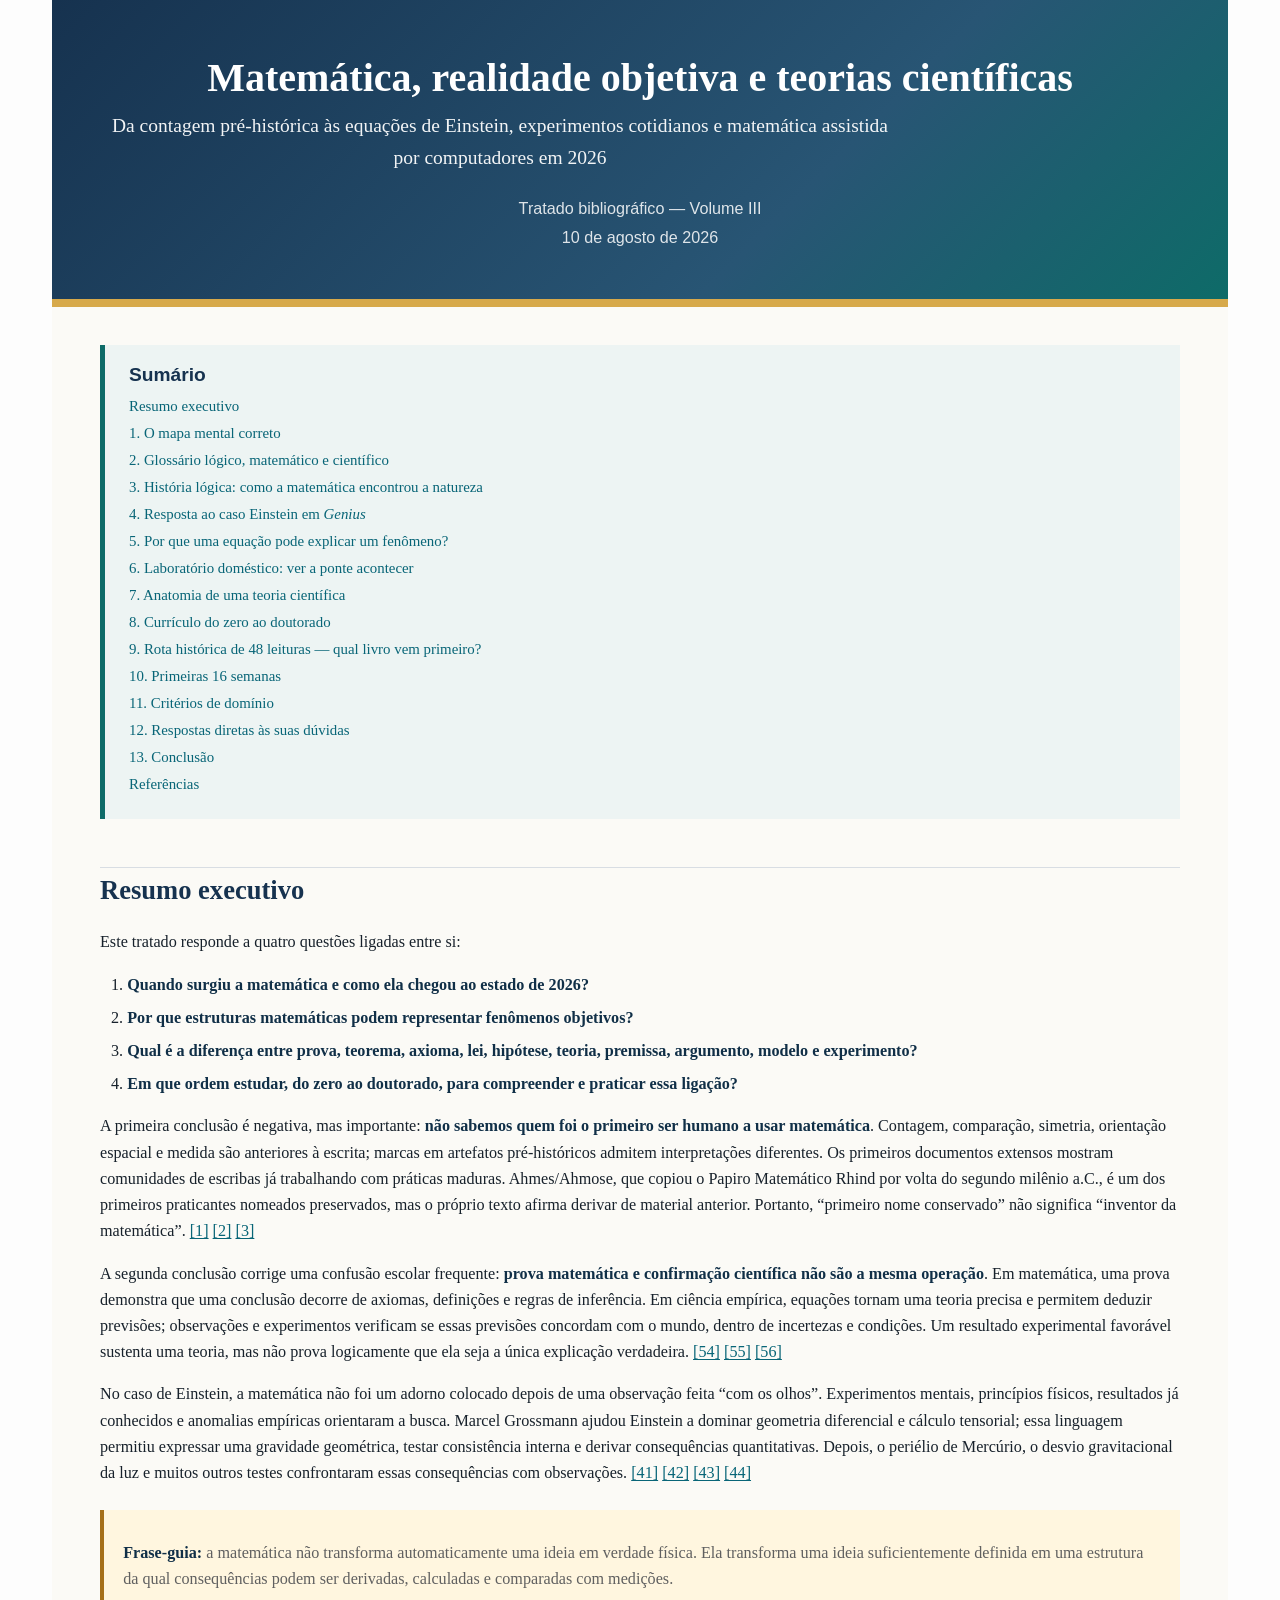
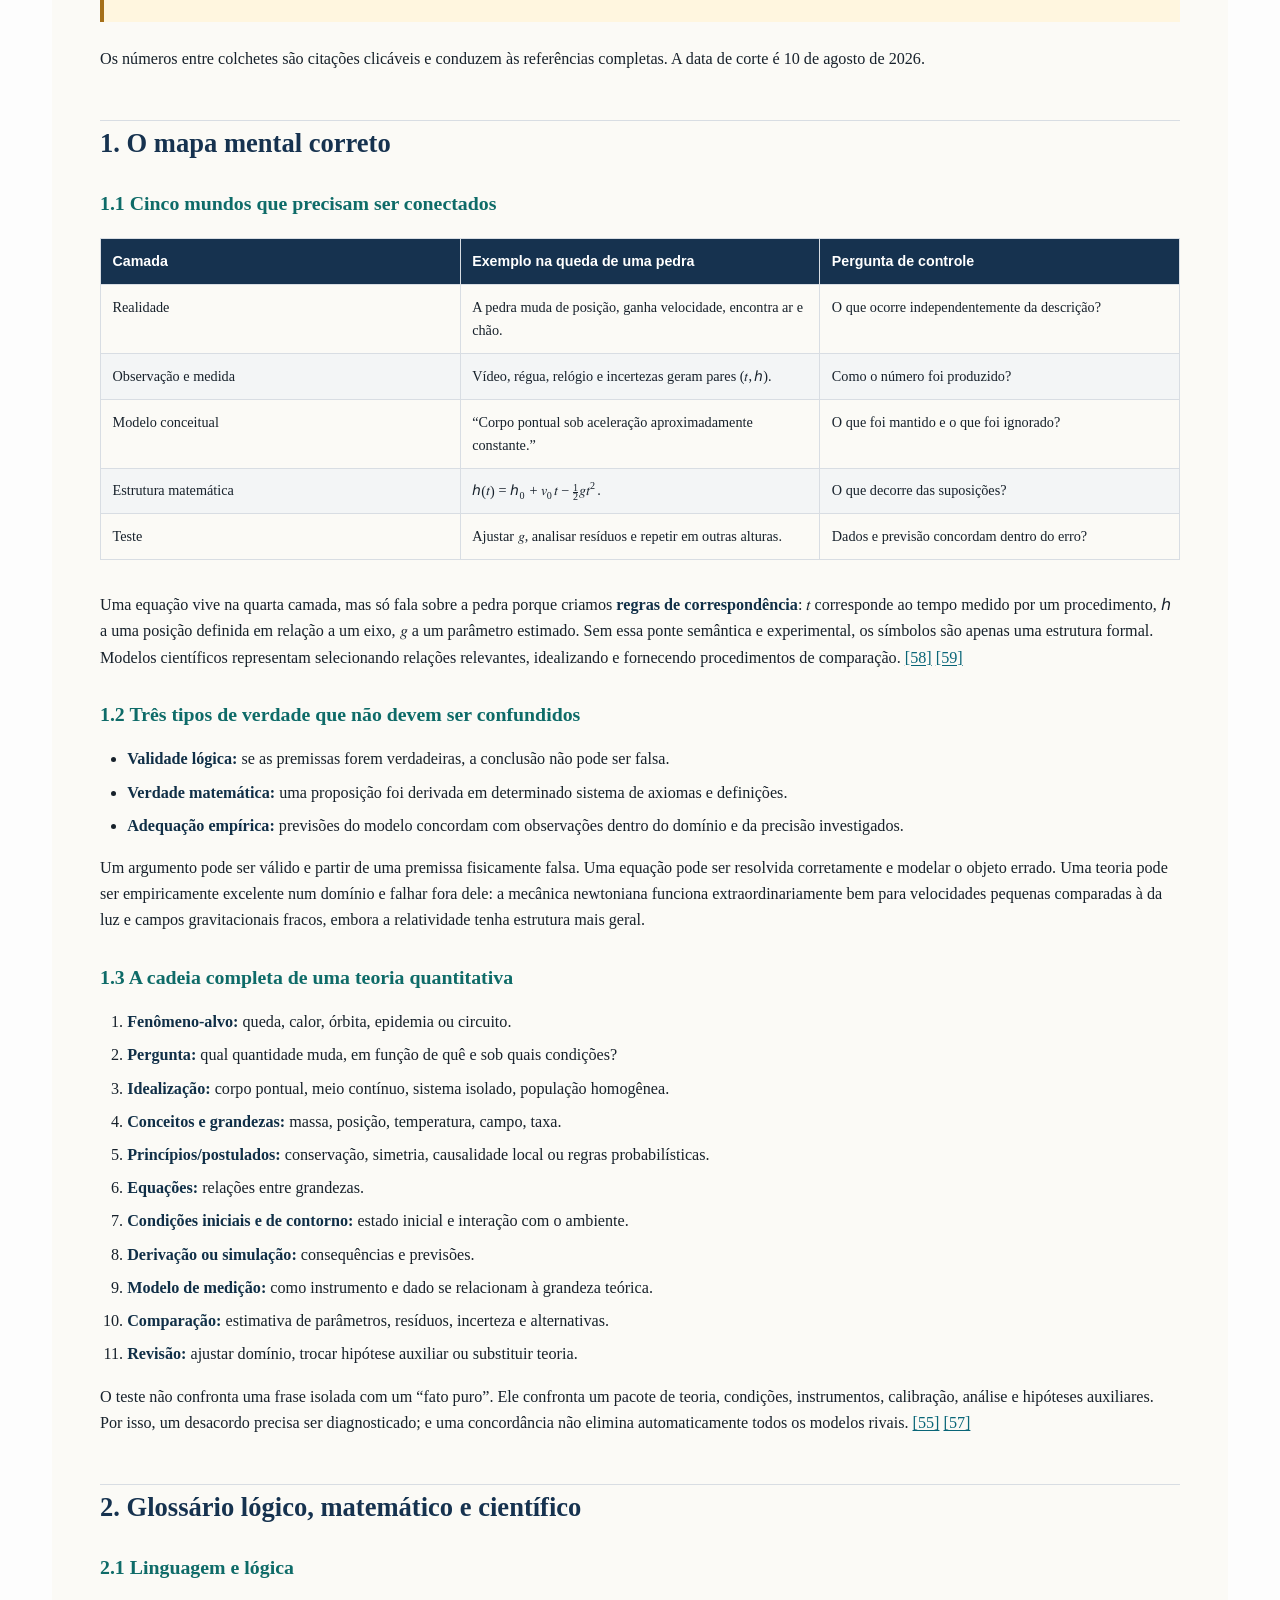
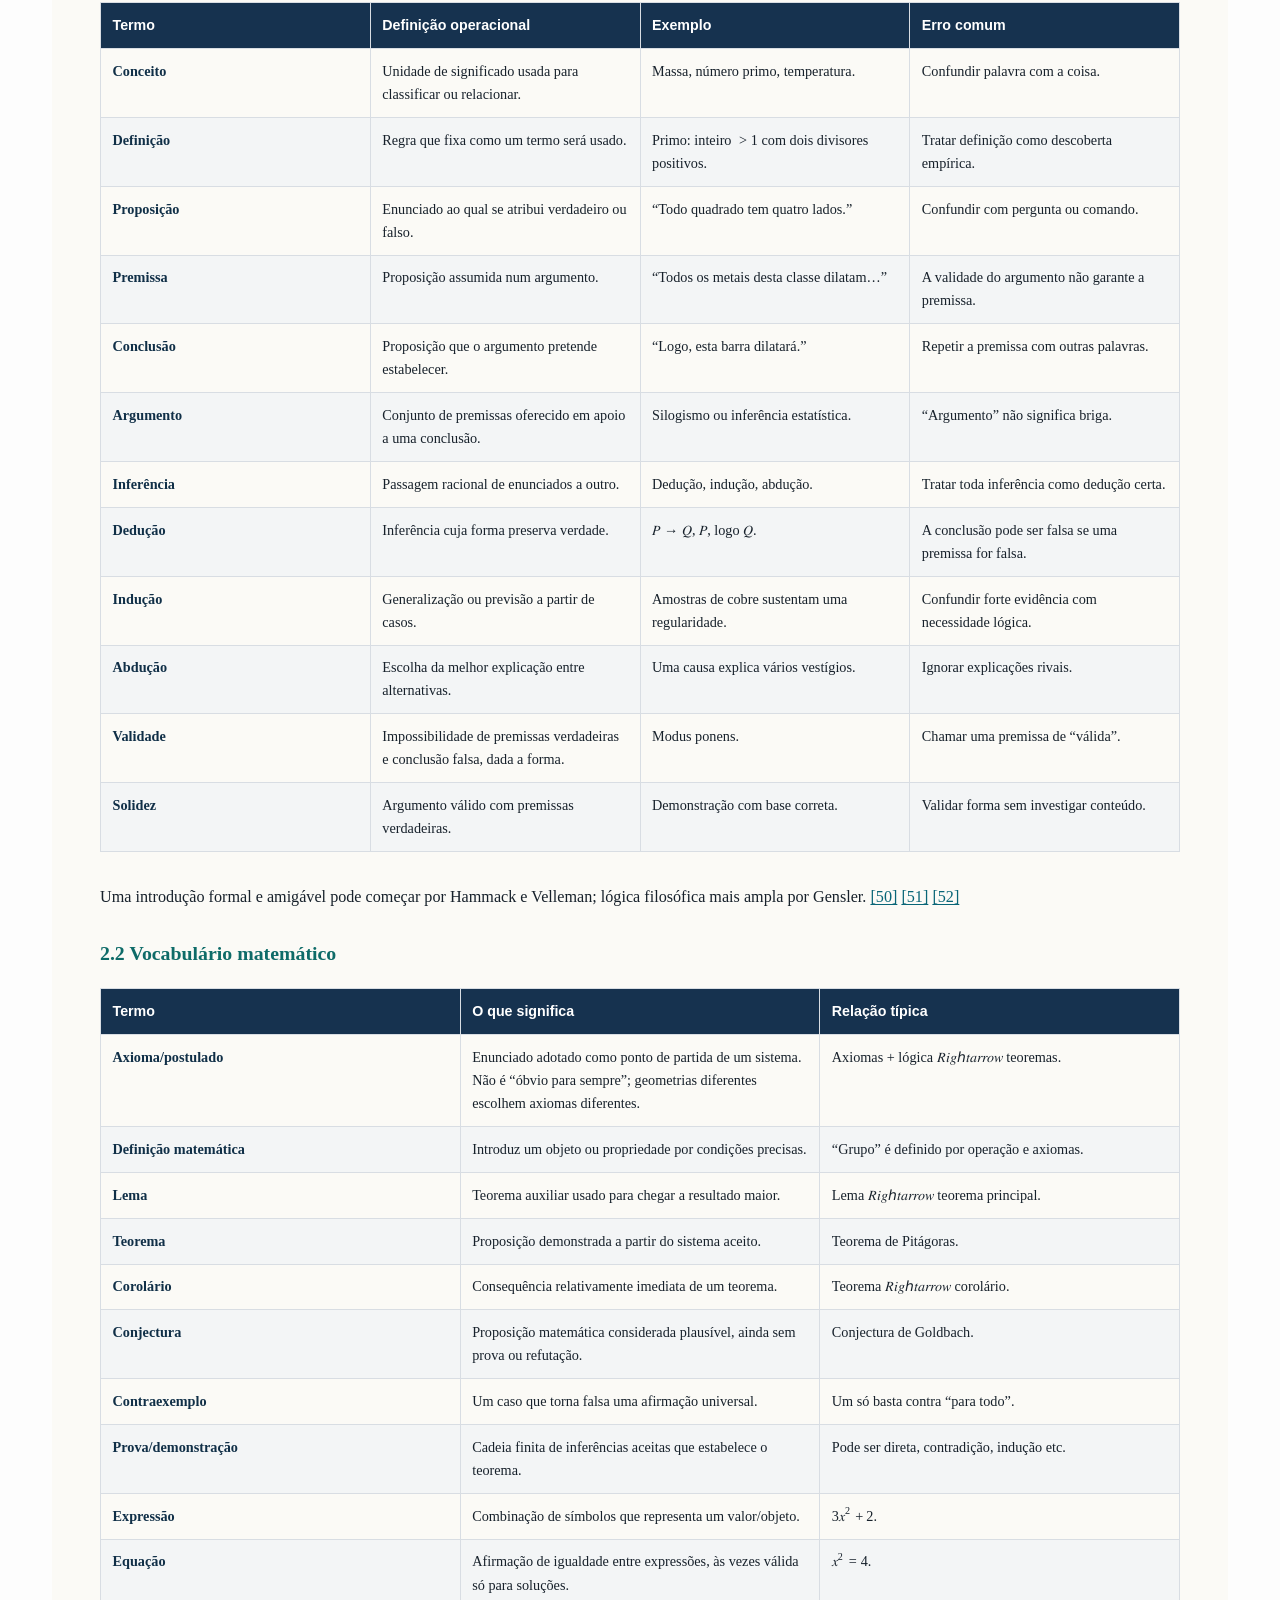
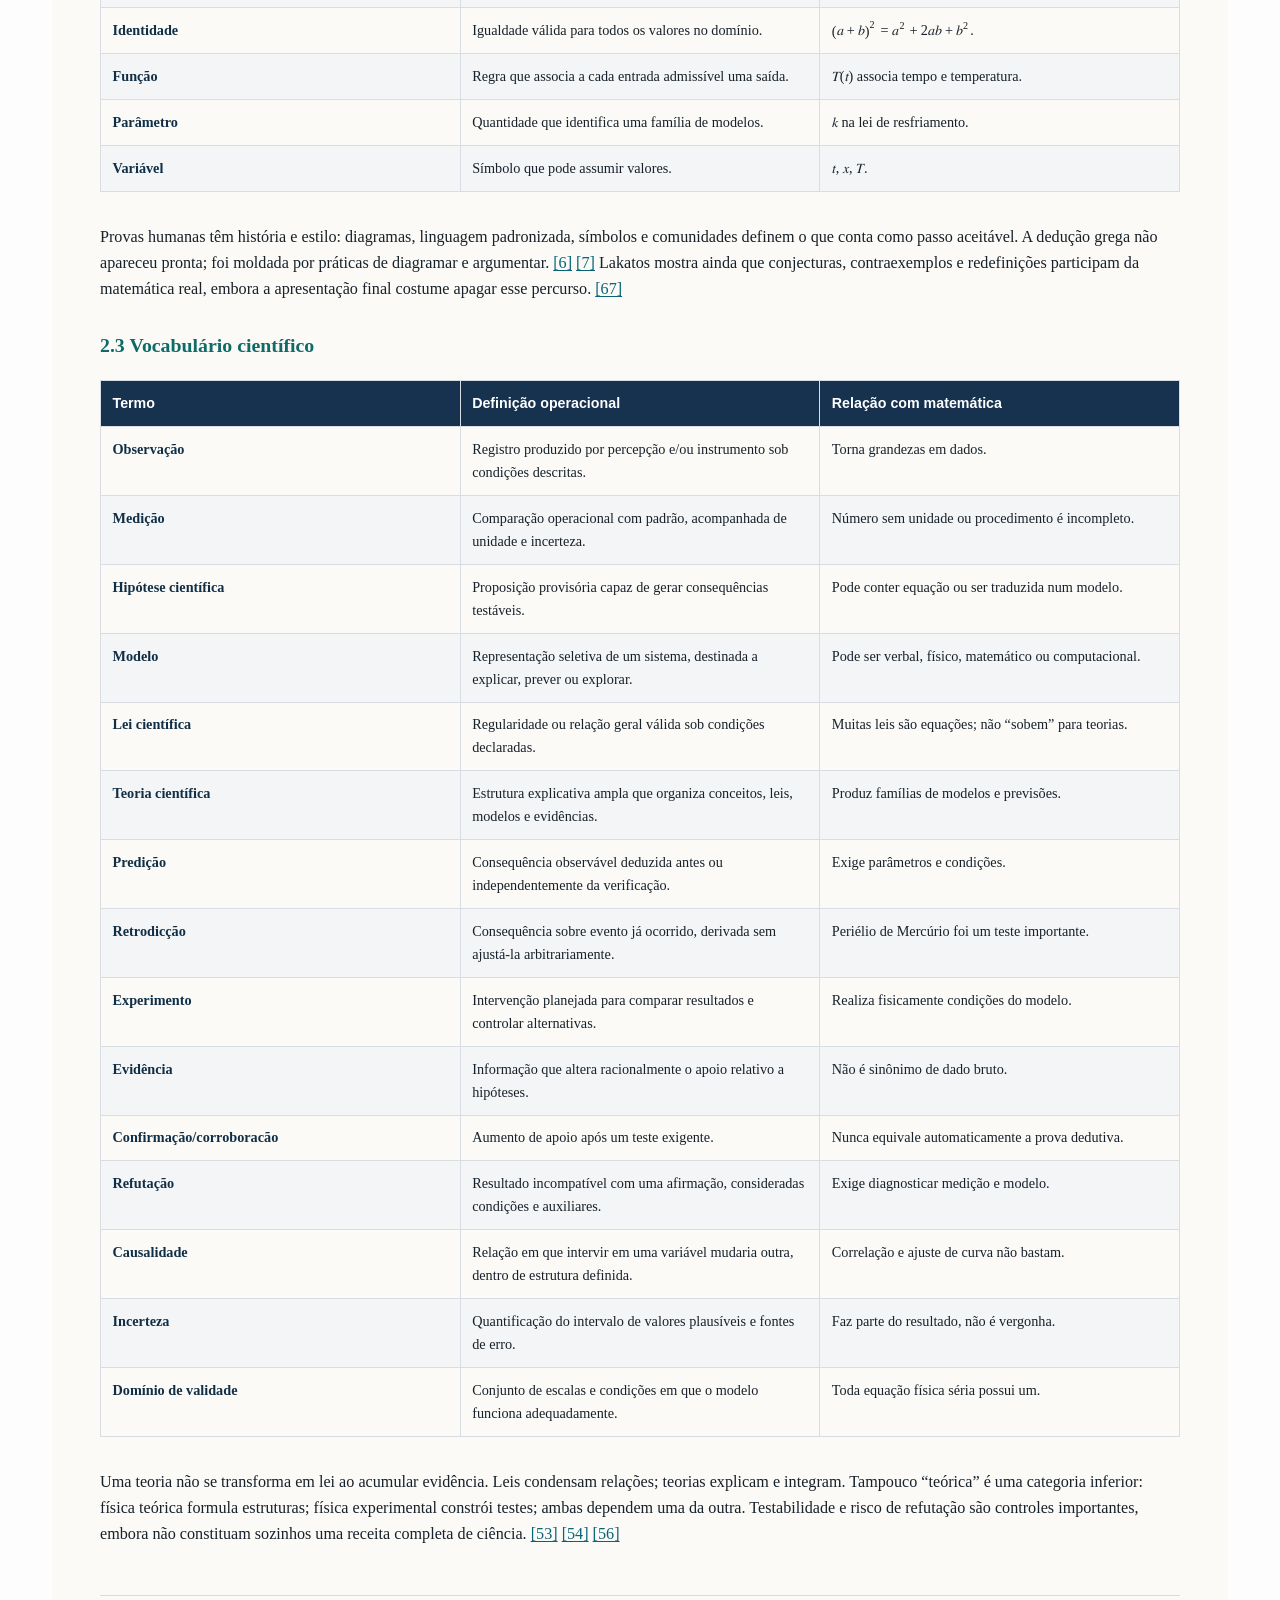
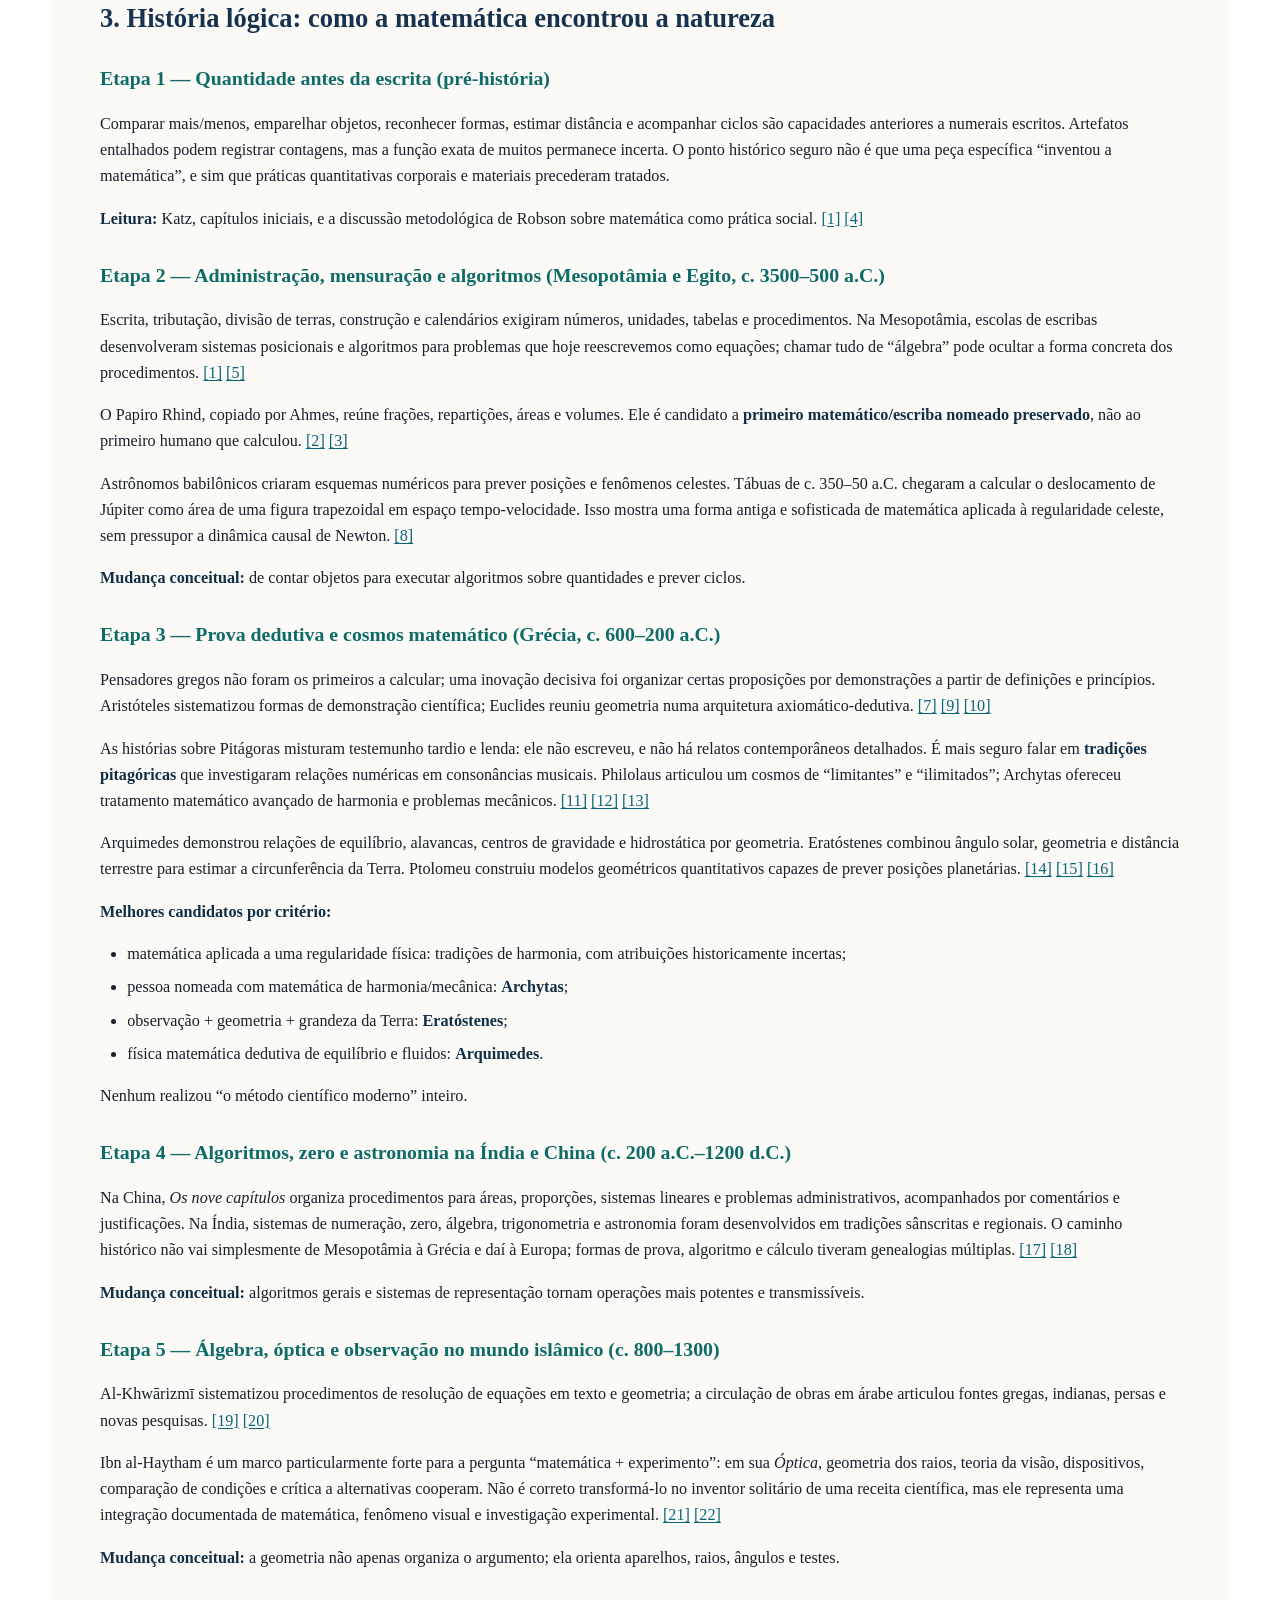
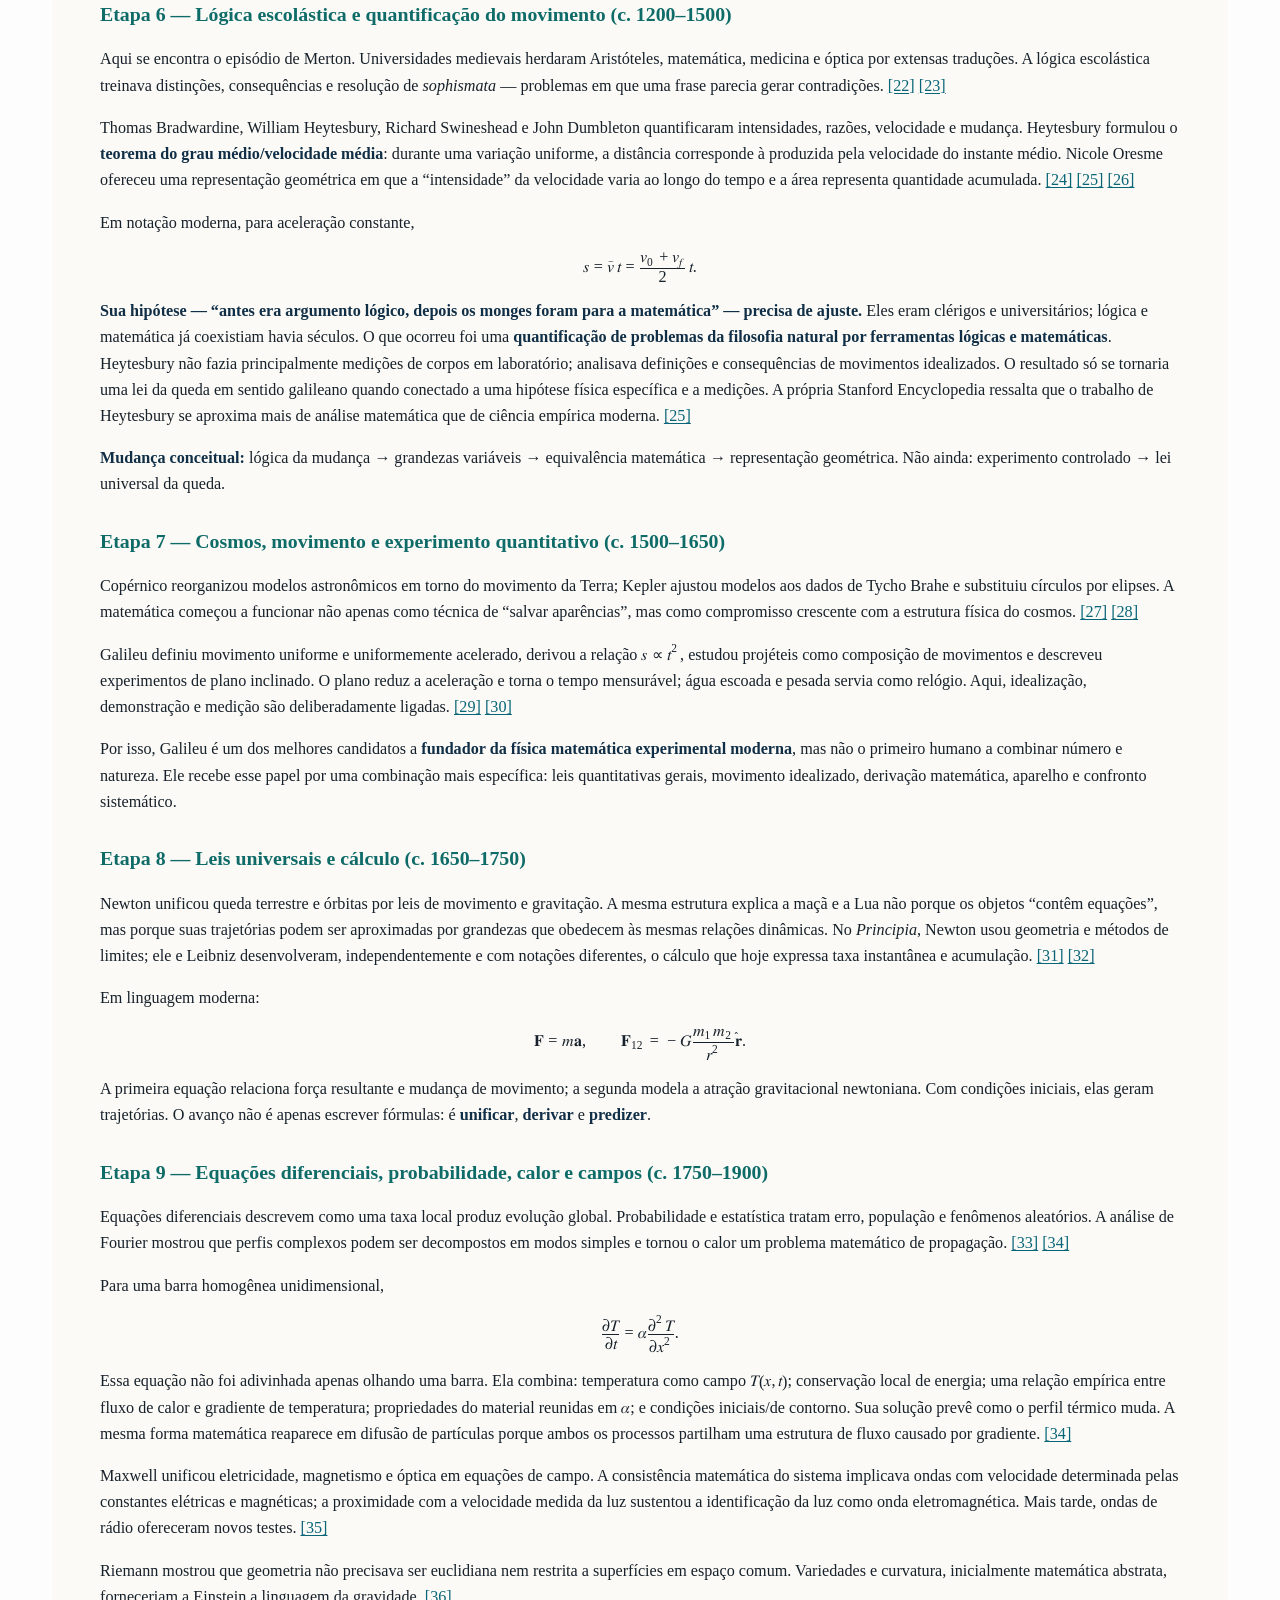
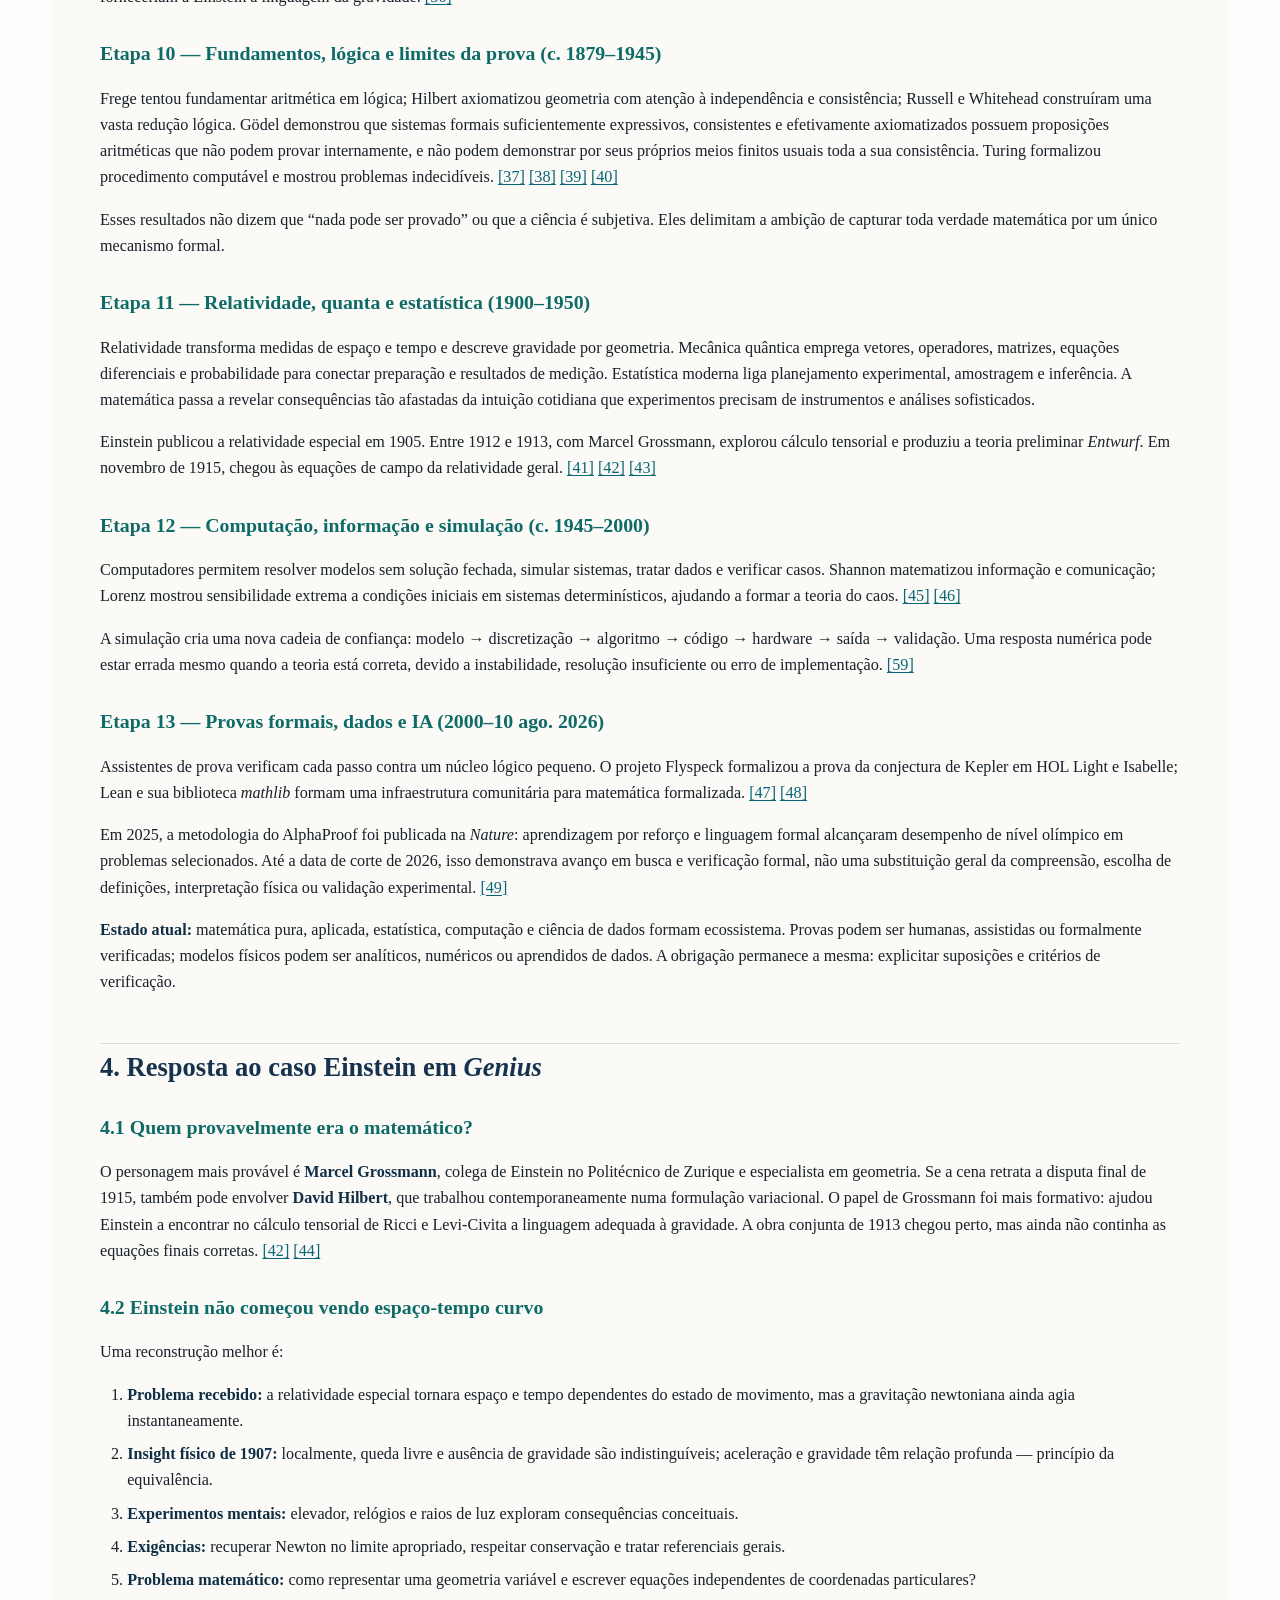
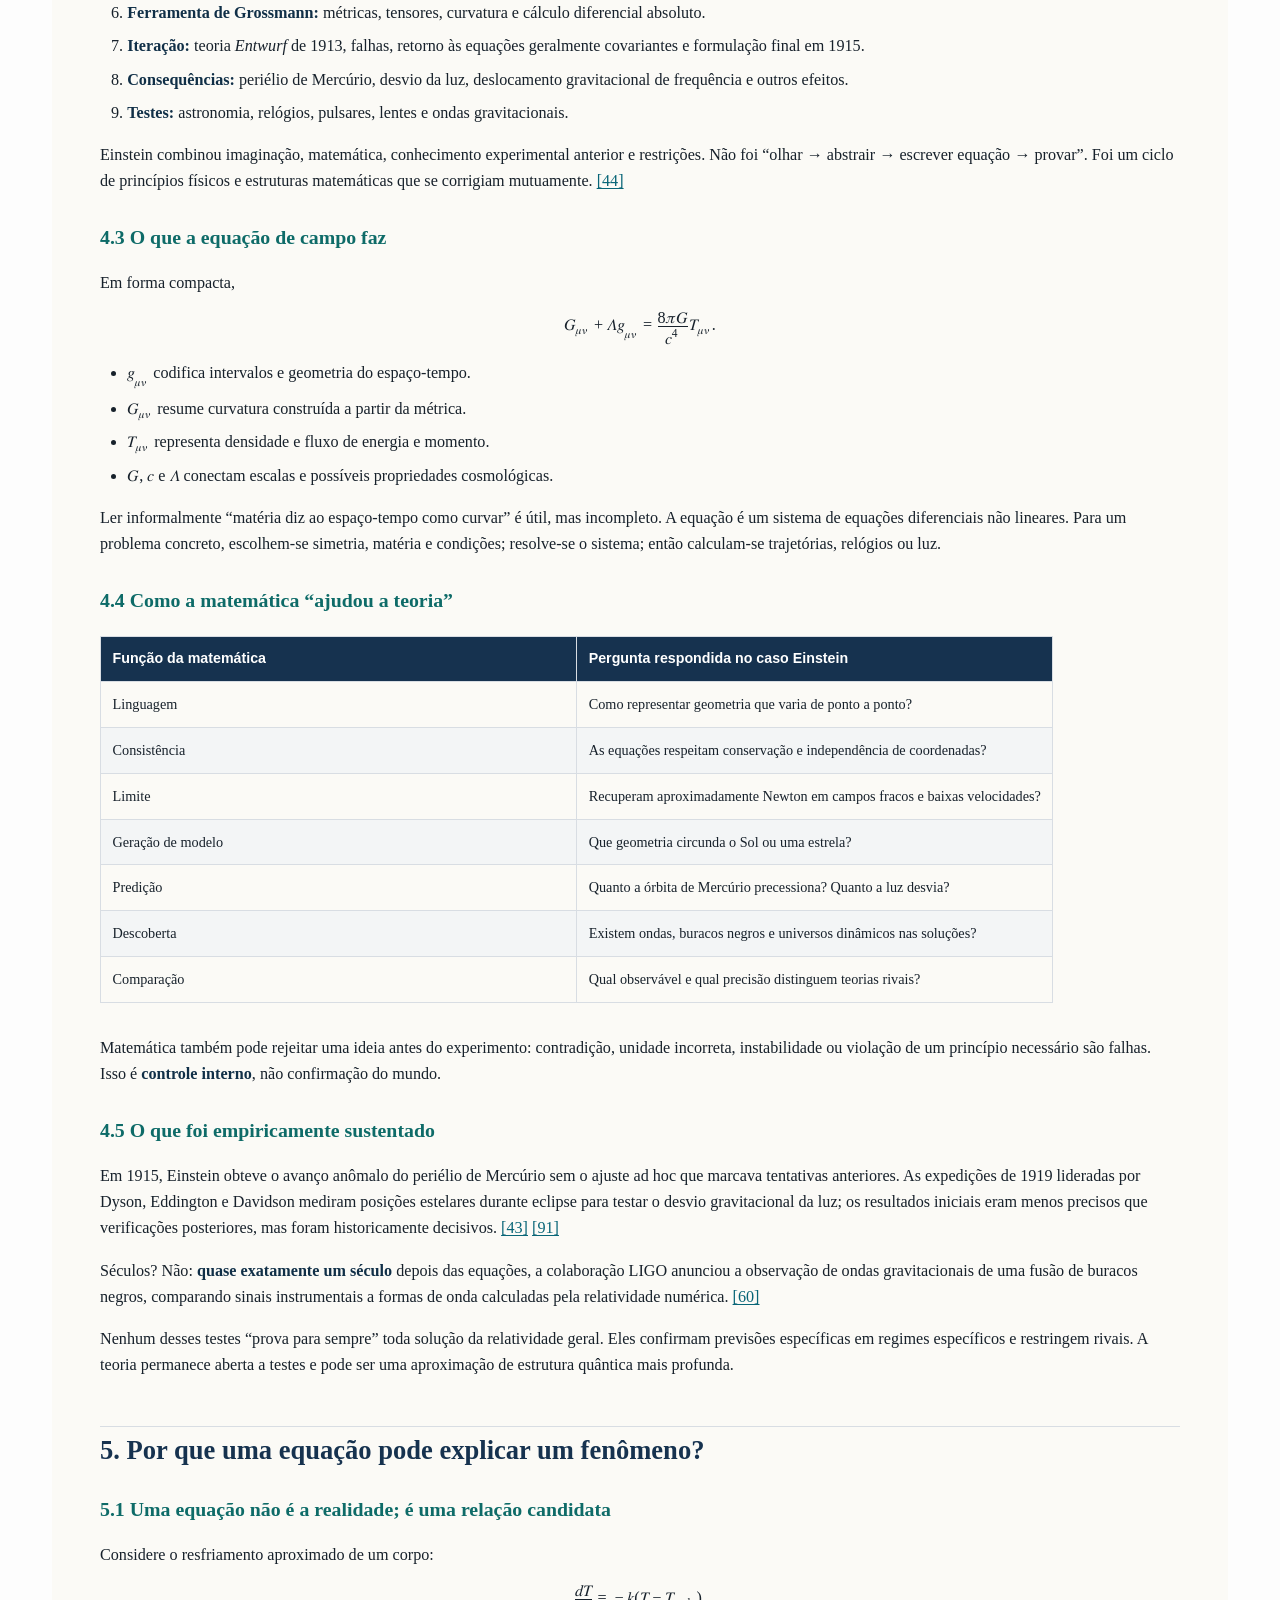
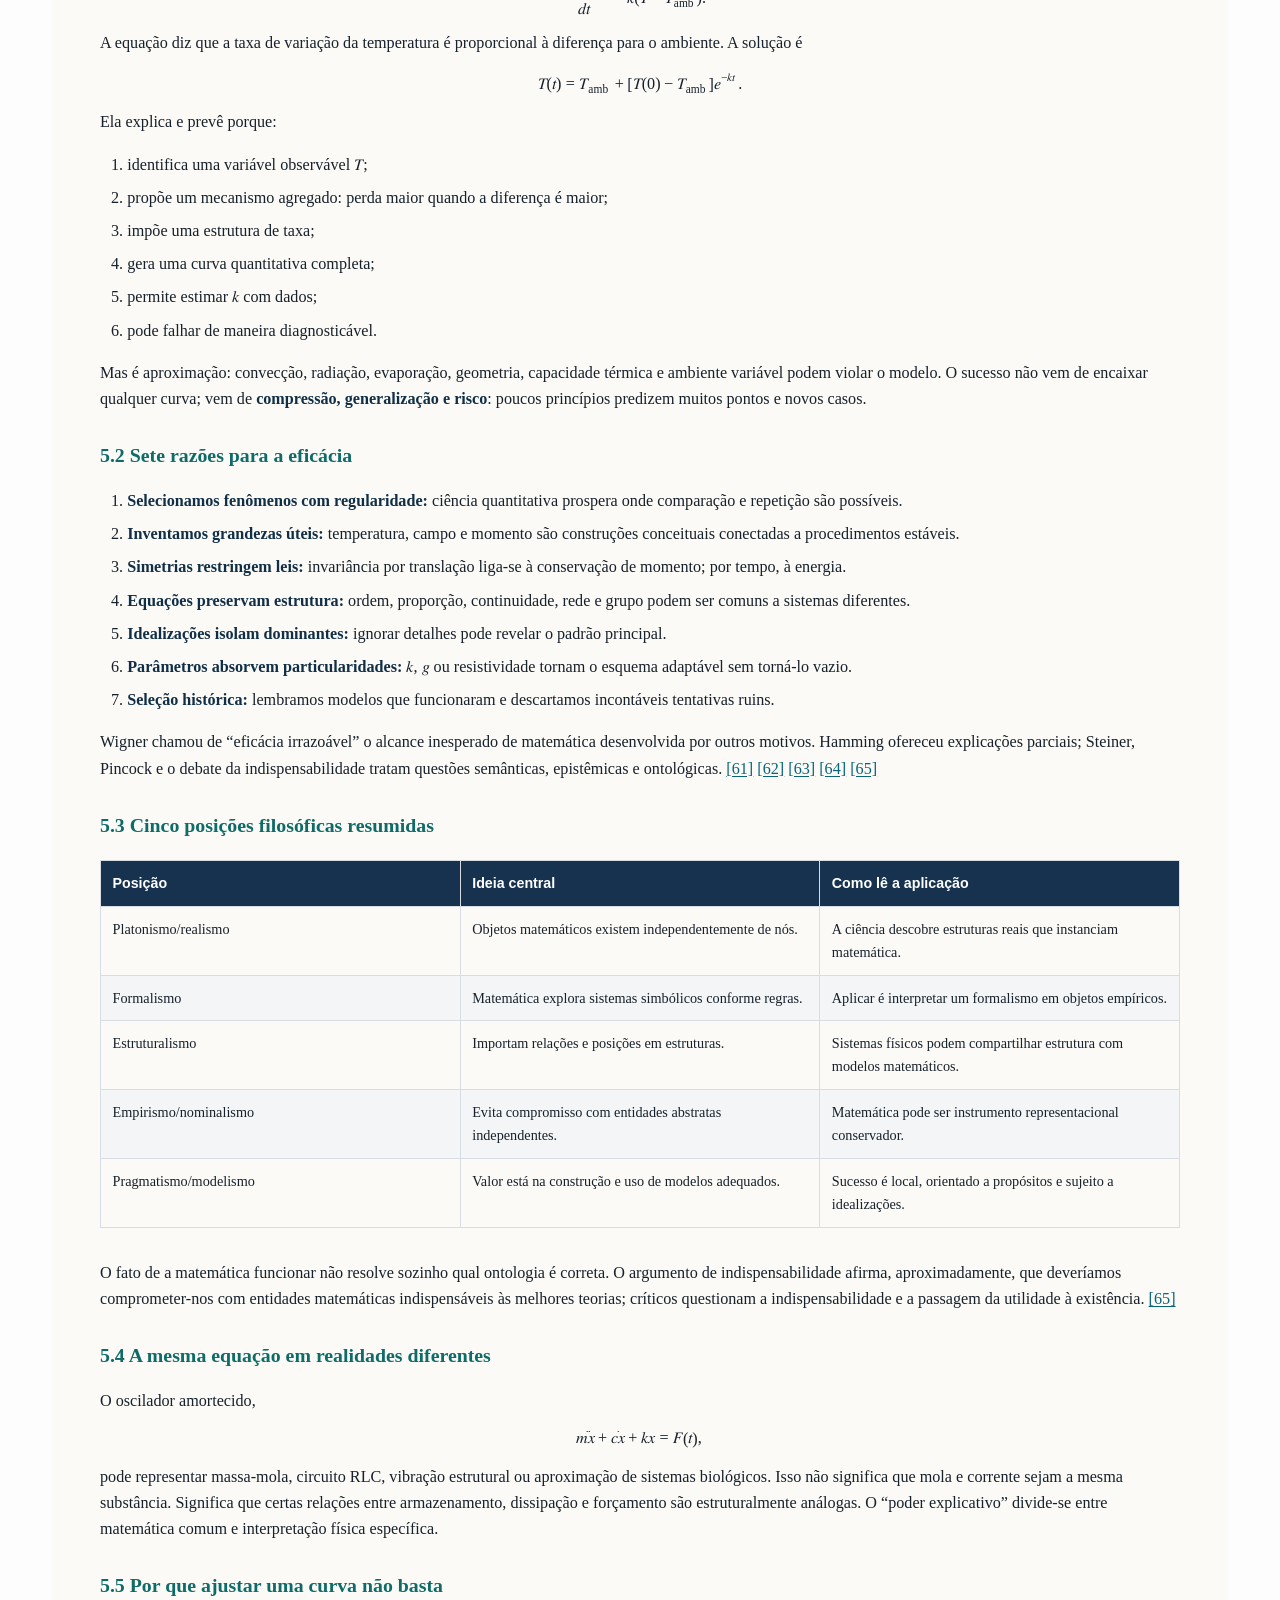
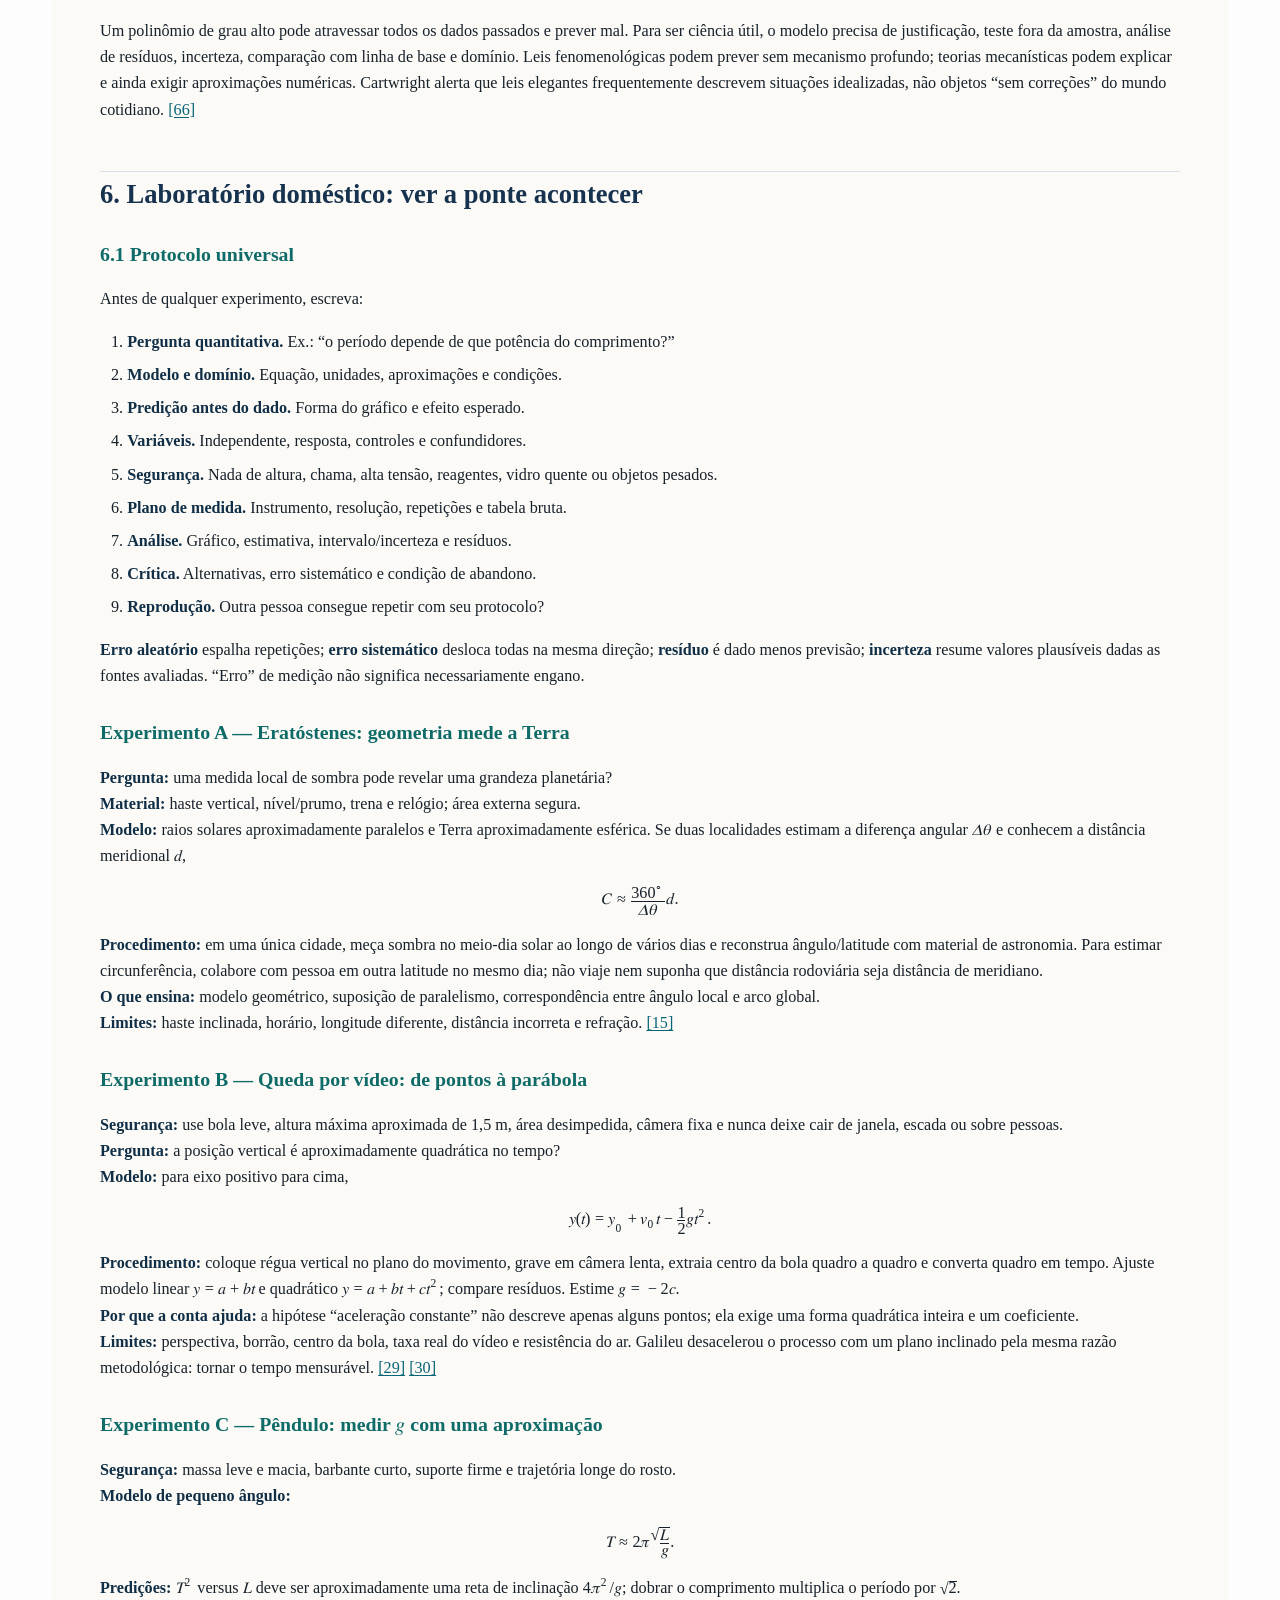
<file: volume-3-matematica-realidade-e-teorias-cientificas.html>
<!DOCTYPE html>
<html xmlns="http://www.w3.org/1999/xhtml" lang="pt-BR" xml:lang="pt-BR">
<head>
  <meta charset="utf-8" />
  <meta name="generator" content="pandoc" />
  <meta name="viewport" content="width=device-width, initial-scale=1.0, user-scalable=yes" />
  <meta name="author" content="Tratado bibliográfico — Volume III" />
  <title>Matemática, realidade objetiva e teorias científicas</title>
  <style>
    html {
      color: #1a1a1a;
      background-color: #fdfdfd;
    }
    body {
      margin: 0 auto;
      max-width: 36em;
      padding-left: 50px;
      padding-right: 50px;
      padding-top: 50px;
      padding-bottom: 50px;
      hyphens: auto;
      overflow-wrap: break-word;
      text-rendering: optimizeLegibility;
      font-kerning: normal;
    }
    @media (max-width: 600px) {
      body {
        font-size: 0.9em;
        padding: 12px;
      }
      h1 {
        font-size: 1.8em;
      }
    }
    @media print {
      html {
        background-color: white;
      }
      body {
        background-color: transparent;
        color: black;
        font-size: 12pt;
      }
      p, h2, h3 {
        orphans: 3;
        widows: 3;
      }
      h2, h3, h4 {
        page-break-after: avoid;
      }
    }
    p {
      margin: 1em 0;
    }
    a {
      color: #1a1a1a;
    }
    a:visited {
      color: #1a1a1a;
    }
    img {
      max-width: 100%;
    }
    h1, h2, h3, h4, h5, h6 {
      margin-top: 1.4em;
    }
    h5, h6 {
      font-size: 1em;
      font-style: italic;
    }
    h6 {
      font-weight: normal;
    }
    ol, ul {
      padding-left: 1.7em;
      margin-top: 1em;
    }
    li > ol, li > ul {
      margin-top: 0;
    }
    blockquote {
      margin: 1em 0 1em 1.7em;
      padding-left: 1em;
      border-left: 2px solid #e6e6e6;
      color: #606060;
    }
    code {
      font-family: Menlo, Monaco, Consolas, 'Lucida Console', monospace;
      font-size: 85%;
      margin: 0;
      hyphens: manual;
    }
    pre {
      margin: 1em 0;
      overflow: auto;
    }
    pre code {
      padding: 0;
      overflow: visible;
      overflow-wrap: normal;
    }
    .sourceCode {
     background-color: transparent;
     overflow: visible;
    }
    hr {
      background-color: #1a1a1a;
      border: none;
      height: 1px;
      margin: 1em 0;
    }
    table {
      margin: 1em 0;
      border-collapse: collapse;
      width: 100%;
      overflow-x: auto;
      display: block;
      font-variant-numeric: lining-nums tabular-nums;
    }
    table caption {
      margin-bottom: 0.75em;
    }
    tbody {
      margin-top: 0.5em;
      border-top: 1px solid #1a1a1a;
      border-bottom: 1px solid #1a1a1a;
    }
    th {
      border-top: 1px solid #1a1a1a;
      padding: 0.25em 0.5em 0.25em 0.5em;
    }
    td {
      padding: 0.125em 0.5em 0.25em 0.5em;
    }
    header {
      margin-bottom: 4em;
      text-align: center;
    }
    #TOC li {
      list-style: none;
    }
    #TOC ul {
      padding-left: 1.3em;
    }
    #TOC > ul {
      padding-left: 0;
    }
    #TOC a:not(:hover) {
      text-decoration: none;
    }
    code{white-space: pre-wrap;}
    span.smallcaps{font-variant: small-caps;}
    div.columns{display: flex; gap: min(4vw, 1.5em);}
    div.column{flex: auto; overflow-x: auto;}
    div.hanging-indent{margin-left: 1.5em; text-indent: -1.5em;}
    /* The extra [class] is a hack that increases specificity enough to
       override a similar rule in reveal.js */
    ul.task-list[class]{list-style: none;}
    ul.task-list li input[type="checkbox"] {
      font-size: inherit;
      width: 0.8em;
      margin: 0 0.8em 0.2em -1.6em;
      vertical-align: middle;
    }
  </style>
  <style>
  :root {
    --ink: #17212b;
    --muted: #5b6774;
    --paper: #fbfaf6;
    --navy: #16324f;
    --teal: #0e6b68;
    --gold: #a56f18;
    --line: #d8dde3;
    --soft: #edf4f3;
    --warn: #fff6df;
  }
  html { scroll-behavior: smooth; }
  body {
    color: var(--ink);
    background: var(--paper);
    font-family: "Iowan Old Style", "Palatino Linotype", Palatino, Georgia, serif;
    line-height: 1.62;
    max-width: 1080px;
    margin: 0 auto;
    padding: 2.5rem 3rem 5rem;
  }
  header#title-block-header {
    color: white;
    background: linear-gradient(135deg, var(--navy), #285574 64%, var(--teal));
    padding: 3.5rem 3rem 2.9rem;
    margin: -2.5rem -3rem 2.4rem;
    border-bottom: 8px solid #d7a94a;
  }
  h1.title { color: white; font-size: 2.5rem; line-height: 1.08; margin: 0 0 .7rem; }
  p.subtitle { font-size: 1.22rem; max-width: 50rem; margin: 0 0 1.35rem; opacity: .94; }
  p.author, p.date { margin: .15rem 0; font-family: Inter, Arial, sans-serif; opacity: .85; }
  h1, h2, h3, h4 { color: var(--navy); line-height: 1.2; }
  h2 { margin-top: 3rem; padding-top: .45rem; border-top: 1px solid var(--line); font-size: 1.66rem; }
  h3 { margin-top: 2rem; font-size: 1.24rem; color: var(--teal); }
  h4 { font-size: 1.05rem; }
  p, li { font-size: 1.01rem; }
  a { color: #086577; text-decoration-thickness: .08em; text-underline-offset: .15em; }
  a:hover { color: #943f2a; }
  nav#TOC {
    background: var(--soft);
    border-left: 5px solid var(--teal);
    padding: 1.2rem 1.5rem;
    margin: 2rem 0 3rem;
  }
  nav#TOC::before { content: "Sumário"; display: block; font: 700 1.2rem Inter, Arial, sans-serif; color: var(--navy); margin-bottom: .5rem; }
  nav#TOC ul { margin: .25rem 0; }
  nav#TOC li { margin: .18rem 0; font-size: .93rem; }
  blockquote {
    border-left: 4px solid var(--gold);
    background: var(--warn);
    margin: 1.5rem 0;
    padding: .85rem 1.2rem;
  }
  table { width: 100%; border-collapse: collapse; margin: 1.4rem 0 2rem; font-size: .89rem; }
  thead { background: var(--navy); color: #fff; }
  th { text-align: left; font-family: Inter, Arial, sans-serif; font-weight: 700; }
  th, td { padding: .68rem .72rem; vertical-align: top; border: 1px solid var(--line); }
  tbody tr:nth-child(even) { background: #f3f5f6; }
  ol > li, ul > li { margin: .44rem 0; }
  strong { color: #102f47; }
  code { background: #eef1f4; padding: .12rem .3rem; border-radius: 3px; }
  hr { border: 0; border-top: 2px solid var(--line); margin: 3rem 0; }
  .references p, #referencias ~ p, #referências ~ p { font-size: .88rem; padding-left: 2.2rem; text-indent: -2.2rem; margin: .62rem 0; }
  span[id^="ref-"] { scroll-margin-top: 1.2rem; }
  .tag { font-family: Inter, Arial, sans-serif; font-size: .78rem; font-weight: 700; letter-spacing: .02em; color: white; background: var(--teal); border-radius: 3px; padding: .1rem .36rem; }
  @media (max-width: 760px) {
    body { padding: 1.1rem 1rem 3rem; }
    header#title-block-header { margin: -1.1rem -1rem 1.5rem; padding: 2rem 1.1rem; }
    h1.title { font-size: 1.95rem; }
    table { display: block; overflow-x: auto; }
  }
  @media print {
    body { background: white; max-width: none; padding: 0; font-size: 10pt; }
    header#title-block-header { margin: 0 0 1.5cm; border-bottom-width: 5px; }
    a { color: #0b5266; }
    h2, h3, h4 { break-after: avoid; }
    table, blockquote { break-inside: avoid; }
  }
  </style>
</head>
<body>
<header id="title-block-header">
<h1 class="title">Matemática, realidade objetiva e teorias
científicas</h1>
<p class="subtitle">Da contagem pré-histórica às equações de Einstein,
experimentos cotidianos e matemática assistida por computadores em
2026</p>
<p class="author">Tratado bibliográfico — Volume III</p>
<p class="date">10 de agosto de 2026</p>
</header>
<nav id="TOC" role="doc-toc">
<ul>
<li><a href="#resumo-executivo" id="toc-resumo-executivo">Resumo
executivo</a></li>
<li><a href="#o-mapa-mental-correto" id="toc-o-mapa-mental-correto">1. O
mapa mental correto</a></li>
<li><a href="#glossário-lógico-matemático-e-científico"
id="toc-glossário-lógico-matemático-e-científico">2. Glossário lógico,
matemático e científico</a></li>
<li><a href="#história-lógica-como-a-matemática-encontrou-a-natureza"
id="toc-história-lógica-como-a-matemática-encontrou-a-natureza">3.
História lógica: como a matemática encontrou a natureza</a></li>
<li><a href="#resposta-ao-caso-einstein-em-genius"
id="toc-resposta-ao-caso-einstein-em-genius">4. Resposta ao caso
Einstein em <em>Genius</em></a></li>
<li><a href="#por-que-uma-equação-pode-explicar-um-fenômeno"
id="toc-por-que-uma-equação-pode-explicar-um-fenômeno">5. Por que uma
equação pode explicar um fenômeno?</a></li>
<li><a href="#laboratório-doméstico-ver-a-ponte-acontecer"
id="toc-laboratório-doméstico-ver-a-ponte-acontecer">6. Laboratório
doméstico: ver a ponte acontecer</a></li>
<li><a href="#anatomia-de-uma-teoria-científica"
id="toc-anatomia-de-uma-teoria-científica">7. Anatomia de uma teoria
científica</a></li>
<li><a href="#currículo-do-zero-ao-doutorado"
id="toc-currículo-do-zero-ao-doutorado">8. Currículo do zero ao
doutorado</a></li>
<li><a href="#rota-histórica-de-48-leituras-qual-livro-vem-primeiro"
id="toc-rota-histórica-de-48-leituras-qual-livro-vem-primeiro">9. Rota
histórica de 48 leituras — qual livro vem primeiro?</a></li>
<li><a href="#primeiras-16-semanas" id="toc-primeiras-16-semanas">10.
Primeiras 16 semanas</a></li>
<li><a href="#critérios-de-domínio" id="toc-critérios-de-domínio">11.
Critérios de domínio</a></li>
<li><a href="#respostas-diretas-às-suas-dúvidas"
id="toc-respostas-diretas-às-suas-dúvidas">12. Respostas diretas às suas
dúvidas</a></li>
<li><a href="#conclusão" id="toc-conclusão">13. Conclusão</a></li>
<li><a href="#referências" id="toc-referências">Referências</a></li>
</ul>
</nav>
<h2 id="resumo-executivo">Resumo executivo</h2>
<p>Este tratado responde a quatro questões ligadas entre si:</p>
<ol type="1">
<li><strong>Quando surgiu a matemática e como ela chegou ao estado de
2026?</strong></li>
<li><strong>Por que estruturas matemáticas podem representar fenômenos
objetivos?</strong></li>
<li><strong>Qual é a diferença entre prova, teorema, axioma, lei,
hipótese, teoria, premissa, argumento, modelo e
experimento?</strong></li>
<li><strong>Em que ordem estudar, do zero ao doutorado, para compreender
e praticar essa ligação?</strong></li>
</ol>
<p>A primeira conclusão é negativa, mas importante: <strong>não sabemos
quem foi o primeiro ser humano a usar matemática</strong>. Contagem,
comparação, simetria, orientação espacial e medida são anteriores à
escrita; marcas em artefatos pré-históricos admitem interpretações
diferentes. Os primeiros documentos extensos mostram comunidades de
escribas já trabalhando com práticas maduras. Ahmes/Ahmose, que copiou o
Papiro Matemático Rhind por volta do segundo milênio a.C., é um dos
primeiros praticantes nomeados preservados, mas o próprio texto afirma
derivar de material anterior. Portanto, “primeiro nome conservado” não
significa “inventor da matemática”. <a href="#ref-1">[1]</a> <a
href="#ref-2">[2]</a> <a href="#ref-3">[3]</a></p>
<p>A segunda conclusão corrige uma confusão escolar frequente:
<strong>prova matemática e confirmação científica não são a mesma
operação</strong>. Em matemática, uma prova demonstra que uma conclusão
decorre de axiomas, definições e regras de inferência. Em ciência
empírica, equações tornam uma teoria precisa e permitem deduzir
previsões; observações e experimentos verificam se essas previsões
concordam com o mundo, dentro de incertezas e condições. Um resultado
experimental favorável sustenta uma teoria, mas não prova logicamente
que ela seja a única explicação verdadeira. <a href="#ref-54">[54]</a>
<a href="#ref-55">[55]</a> <a href="#ref-56">[56]</a></p>
<p>No caso de Einstein, a matemática não foi um adorno colocado depois
de uma observação feita “com os olhos”. Experimentos mentais, princípios
físicos, resultados já conhecidos e anomalias empíricas orientaram a
busca. Marcel Grossmann ajudou Einstein a dominar geometria diferencial
e cálculo tensorial; essa linguagem permitiu expressar uma gravidade
geométrica, testar consistência interna e derivar consequências
quantitativas. Depois, o periélio de Mercúrio, o desvio gravitacional da
luz e muitos outros testes confrontaram essas consequências com
observações. <a href="#ref-41">[41]</a> <a href="#ref-42">[42]</a> <a
href="#ref-43">[43]</a> <a href="#ref-44">[44]</a></p>
<blockquote>
<p><strong>Frase-guia:</strong> a matemática não transforma
automaticamente uma ideia em verdade física. Ela transforma uma ideia
suficientemente definida em uma estrutura da qual consequências podem
ser derivadas, calculadas e comparadas com medições.</p>
</blockquote>
<p>Os números entre colchetes são citações clicáveis e conduzem às
referências completas. A data de corte é 10 de agosto de 2026.</p>
<h2 id="o-mapa-mental-correto">1. O mapa mental correto</h2>
<h3 id="cinco-mundos-que-precisam-ser-conectados">1.1 Cinco mundos que
precisam ser conectados</h3>
<table>
<colgroup>
<col style="width: 33%" />
<col style="width: 33%" />
<col style="width: 33%" />
</colgroup>
<thead>
<tr class="header">
<th>Camada</th>
<th>Exemplo na queda de uma pedra</th>
<th>Pergunta de controle</th>
</tr>
</thead>
<tbody>
<tr class="odd">
<td>Realidade</td>
<td>A pedra muda de posição, ganha velocidade, encontra ar e chão.</td>
<td>O que ocorre independentemente da descrição?</td>
</tr>
<tr class="even">
<td>Observação e medida</td>
<td>Vídeo, régua, relógio e incertezas geram pares
<math display="inline" xmlns="http://www.w3.org/1998/Math/MathML"><semantics><mrow><mo stretchy="true" form="prefix">(</mo><mi>t</mi><mo>,</mo><mi>h</mi><mo stretchy="true" form="postfix">)</mo></mrow><annotation encoding="application/x-tex">(t,h)</annotation></semantics></math>.</td>
<td>Como o número foi produzido?</td>
</tr>
<tr class="odd">
<td>Modelo conceitual</td>
<td>“Corpo pontual sob aceleração aproximadamente constante.”</td>
<td>O que foi mantido e o que foi ignorado?</td>
</tr>
<tr class="even">
<td>Estrutura matemática</td>
<td><math display="inline" xmlns="http://www.w3.org/1998/Math/MathML"><semantics><mrow><mi>h</mi><mrow><mo stretchy="true" form="prefix">(</mo><mi>t</mi><mo stretchy="true" form="postfix">)</mo></mrow><mo>=</mo><msub><mi>h</mi><mn>0</mn></msub><mo>+</mo><msub><mi>v</mi><mn>0</mn></msub><mi>t</mi><mo>−</mo><mfrac><mn>1</mn><mn>2</mn></mfrac><mi>g</mi><msup><mi>t</mi><mn>2</mn></msup></mrow><annotation encoding="application/x-tex">h(t)=h_0+v_0t-\frac12gt^2</annotation></semantics></math>.</td>
<td>O que decorre das suposições?</td>
</tr>
<tr class="odd">
<td>Teste</td>
<td>Ajustar
<math display="inline" xmlns="http://www.w3.org/1998/Math/MathML"><semantics><mi>g</mi><annotation encoding="application/x-tex">g</annotation></semantics></math>,
analisar resíduos e repetir em outras alturas.</td>
<td>Dados e previsão concordam dentro do erro?</td>
</tr>
</tbody>
</table>
<p>Uma equação vive na quarta camada, mas só fala sobre a pedra porque
criamos <strong>regras de correspondência</strong>:
<math display="inline" xmlns="http://www.w3.org/1998/Math/MathML"><semantics><mi>t</mi><annotation encoding="application/x-tex">t</annotation></semantics></math>
corresponde ao tempo medido por um procedimento,
<math display="inline" xmlns="http://www.w3.org/1998/Math/MathML"><semantics><mi>h</mi><annotation encoding="application/x-tex">h</annotation></semantics></math>
a uma posição definida em relação a um eixo,
<math display="inline" xmlns="http://www.w3.org/1998/Math/MathML"><semantics><mi>g</mi><annotation encoding="application/x-tex">g</annotation></semantics></math>
a um parâmetro estimado. Sem essa ponte semântica e experimental, os
símbolos são apenas uma estrutura formal. Modelos científicos
representam selecionando relações relevantes, idealizando e fornecendo
procedimentos de comparação. <a href="#ref-58">[58]</a> <a
href="#ref-59">[59]</a></p>
<h3 id="três-tipos-de-verdade-que-não-devem-ser-confundidos">1.2 Três
tipos de verdade que não devem ser confundidos</h3>
<ul>
<li><strong>Validade lógica:</strong> se as premissas forem verdadeiras,
a conclusão não pode ser falsa.</li>
<li><strong>Verdade matemática:</strong> uma proposição foi derivada em
determinado sistema de axiomas e definições.</li>
<li><strong>Adequação empírica:</strong> previsões do modelo concordam
com observações dentro do domínio e da precisão investigados.</li>
</ul>
<p>Um argumento pode ser válido e partir de uma premissa fisicamente
falsa. Uma equação pode ser resolvida corretamente e modelar o objeto
errado. Uma teoria pode ser empiricamente excelente num domínio e falhar
fora dele: a mecânica newtoniana funciona extraordinariamente bem para
velocidades pequenas comparadas à da luz e campos gravitacionais fracos,
embora a relatividade tenha estrutura mais geral.</p>
<h3 id="a-cadeia-completa-de-uma-teoria-quantitativa">1.3 A cadeia
completa de uma teoria quantitativa</h3>
<ol type="1">
<li><strong>Fenômeno-alvo:</strong> queda, calor, órbita, epidemia ou
circuito.</li>
<li><strong>Pergunta:</strong> qual quantidade muda, em função de quê e
sob quais condições?</li>
<li><strong>Idealização:</strong> corpo pontual, meio contínuo, sistema
isolado, população homogênea.</li>
<li><strong>Conceitos e grandezas:</strong> massa, posição, temperatura,
campo, taxa.</li>
<li><strong>Princípios/postulados:</strong> conservação, simetria,
causalidade local ou regras probabilísticas.</li>
<li><strong>Equações:</strong> relações entre grandezas.</li>
<li><strong>Condições iniciais e de contorno:</strong> estado inicial e
interação com o ambiente.</li>
<li><strong>Derivação ou simulação:</strong> consequências e
previsões.</li>
<li><strong>Modelo de medição:</strong> como instrumento e dado se
relacionam à grandeza teórica.</li>
<li><strong>Comparação:</strong> estimativa de parâmetros, resíduos,
incerteza e alternativas.</li>
<li><strong>Revisão:</strong> ajustar domínio, trocar hipótese auxiliar
ou substituir teoria.</li>
</ol>
<p>O teste não confronta uma frase isolada com um “fato puro”. Ele
confronta um pacote de teoria, condições, instrumentos, calibração,
análise e hipóteses auxiliares. Por isso, um desacordo precisa ser
diagnosticado; e uma concordância não elimina automaticamente todos os
modelos rivais. <a href="#ref-55">[55]</a> <a
href="#ref-57">[57]</a></p>
<h2 id="glossário-lógico-matemático-e-científico">2. Glossário lógico,
matemático e científico</h2>
<h3 id="linguagem-e-lógica">2.1 Linguagem e lógica</h3>
<table>
<colgroup>
<col style="width: 25%" />
<col style="width: 25%" />
<col style="width: 25%" />
<col style="width: 25%" />
</colgroup>
<thead>
<tr class="header">
<th>Termo</th>
<th>Definição operacional</th>
<th>Exemplo</th>
<th>Erro comum</th>
</tr>
</thead>
<tbody>
<tr class="odd">
<td><strong>Conceito</strong></td>
<td>Unidade de significado usada para classificar ou relacionar.</td>
<td>Massa, número primo, temperatura.</td>
<td>Confundir palavra com a coisa.</td>
</tr>
<tr class="even">
<td><strong>Definição</strong></td>
<td>Regra que fixa como um termo será usado.</td>
<td>Primo: inteiro
<math display="inline" xmlns="http://www.w3.org/1998/Math/MathML"><semantics><mrow><mo>&gt;</mo><mn>1</mn></mrow><annotation encoding="application/x-tex">&gt;1</annotation></semantics></math>
com dois divisores positivos.</td>
<td>Tratar definição como descoberta empírica.</td>
</tr>
<tr class="odd">
<td><strong>Proposição</strong></td>
<td>Enunciado ao qual se atribui verdadeiro ou falso.</td>
<td>“Todo quadrado tem quatro lados.”</td>
<td>Confundir com pergunta ou comando.</td>
</tr>
<tr class="even">
<td><strong>Premissa</strong></td>
<td>Proposição assumida num argumento.</td>
<td>“Todos os metais desta classe dilatam…”</td>
<td>A validade do argumento não garante a premissa.</td>
</tr>
<tr class="odd">
<td><strong>Conclusão</strong></td>
<td>Proposição que o argumento pretende estabelecer.</td>
<td>“Logo, esta barra dilatará.”</td>
<td>Repetir a premissa com outras palavras.</td>
</tr>
<tr class="even">
<td><strong>Argumento</strong></td>
<td>Conjunto de premissas oferecido em apoio a uma conclusão.</td>
<td>Silogismo ou inferência estatística.</td>
<td>“Argumento” não significa briga.</td>
</tr>
<tr class="odd">
<td><strong>Inferência</strong></td>
<td>Passagem racional de enunciados a outro.</td>
<td>Dedução, indução, abdução.</td>
<td>Tratar toda inferência como dedução certa.</td>
</tr>
<tr class="even">
<td><strong>Dedução</strong></td>
<td>Inferência cuja forma preserva verdade.</td>
<td><math display="inline" xmlns="http://www.w3.org/1998/Math/MathML"><semantics><mrow><mi>P</mi><mo>→</mo><mi>Q</mi></mrow><annotation encoding="application/x-tex">P\to Q</annotation></semantics></math>,
<math display="inline" xmlns="http://www.w3.org/1998/Math/MathML"><semantics><mi>P</mi><annotation encoding="application/x-tex">P</annotation></semantics></math>,
logo
<math display="inline" xmlns="http://www.w3.org/1998/Math/MathML"><semantics><mi>Q</mi><annotation encoding="application/x-tex">Q</annotation></semantics></math>.</td>
<td>A conclusão pode ser falsa se uma premissa for falsa.</td>
</tr>
<tr class="odd">
<td><strong>Indução</strong></td>
<td>Generalização ou previsão a partir de casos.</td>
<td>Amostras de cobre sustentam uma regularidade.</td>
<td>Confundir forte evidência com necessidade lógica.</td>
</tr>
<tr class="even">
<td><strong>Abdução</strong></td>
<td>Escolha da melhor explicação entre alternativas.</td>
<td>Uma causa explica vários vestígios.</td>
<td>Ignorar explicações rivais.</td>
</tr>
<tr class="odd">
<td><strong>Validade</strong></td>
<td>Impossibilidade de premissas verdadeiras e conclusão falsa, dada a
forma.</td>
<td>Modus ponens.</td>
<td>Chamar uma premissa de “válida”.</td>
</tr>
<tr class="even">
<td><strong>Solidez</strong></td>
<td>Argumento válido com premissas verdadeiras.</td>
<td>Demonstração com base correta.</td>
<td>Validar forma sem investigar conteúdo.</td>
</tr>
</tbody>
</table>
<p>Uma introdução formal e amigável pode começar por Hammack e Velleman;
lógica filosófica mais ampla por Gensler. <a href="#ref-50">[50]</a> <a
href="#ref-51">[51]</a> <a href="#ref-52">[52]</a></p>
<h3 id="vocabulário-matemático">2.2 Vocabulário matemático</h3>
<table>
<colgroup>
<col style="width: 33%" />
<col style="width: 33%" />
<col style="width: 33%" />
</colgroup>
<thead>
<tr class="header">
<th>Termo</th>
<th>O que significa</th>
<th>Relação típica</th>
</tr>
</thead>
<tbody>
<tr class="odd">
<td><strong>Axioma/postulado</strong></td>
<td>Enunciado adotado como ponto de partida de um sistema. Não é “óbvio
para sempre”; geometrias diferentes escolhem axiomas diferentes.</td>
<td>Axiomas + lógica
<math display="inline" xmlns="http://www.w3.org/1998/Math/MathML"><semantics><mrow><mi>R</mi><mi>i</mi><mi>g</mi><mi>h</mi><mi>t</mi><mi>a</mi><mi>r</mi><mi>r</mi><mi>o</mi><mi>w</mi></mrow><annotation encoding="application/x-tex">Rightarrow</annotation></semantics></math>
teoremas.</td>
</tr>
<tr class="even">
<td><strong>Definição matemática</strong></td>
<td>Introduz um objeto ou propriedade por condições precisas.</td>
<td>“Grupo” é definido por operação e axiomas.</td>
</tr>
<tr class="odd">
<td><strong>Lema</strong></td>
<td>Teorema auxiliar usado para chegar a resultado maior.</td>
<td>Lema
<math display="inline" xmlns="http://www.w3.org/1998/Math/MathML"><semantics><mrow><mi>R</mi><mi>i</mi><mi>g</mi><mi>h</mi><mi>t</mi><mi>a</mi><mi>r</mi><mi>r</mi><mi>o</mi><mi>w</mi></mrow><annotation encoding="application/x-tex">Rightarrow</annotation></semantics></math>
teorema principal.</td>
</tr>
<tr class="even">
<td><strong>Teorema</strong></td>
<td>Proposição demonstrada a partir do sistema aceito.</td>
<td>Teorema de Pitágoras.</td>
</tr>
<tr class="odd">
<td><strong>Corolário</strong></td>
<td>Consequência relativamente imediata de um teorema.</td>
<td>Teorema
<math display="inline" xmlns="http://www.w3.org/1998/Math/MathML"><semantics><mrow><mi>R</mi><mi>i</mi><mi>g</mi><mi>h</mi><mi>t</mi><mi>a</mi><mi>r</mi><mi>r</mi><mi>o</mi><mi>w</mi></mrow><annotation encoding="application/x-tex">Rightarrow</annotation></semantics></math>
corolário.</td>
</tr>
<tr class="even">
<td><strong>Conjectura</strong></td>
<td>Proposição matemática considerada plausível, ainda sem prova ou
refutação.</td>
<td>Conjectura de Goldbach.</td>
</tr>
<tr class="odd">
<td><strong>Contraexemplo</strong></td>
<td>Um caso que torna falsa uma afirmação universal.</td>
<td>Um só basta contra “para todo”.</td>
</tr>
<tr class="even">
<td><strong>Prova/demonstração</strong></td>
<td>Cadeia finita de inferências aceitas que estabelece o teorema.</td>
<td>Pode ser direta, contradição, indução etc.</td>
</tr>
<tr class="odd">
<td><strong>Expressão</strong></td>
<td>Combinação de símbolos que representa um valor/objeto.</td>
<td><math display="inline" xmlns="http://www.w3.org/1998/Math/MathML"><semantics><mrow><mn>3</mn><msup><mi>x</mi><mn>2</mn></msup><mo>+</mo><mn>2</mn></mrow><annotation encoding="application/x-tex">3x^2+2</annotation></semantics></math>.</td>
</tr>
<tr class="even">
<td><strong>Equação</strong></td>
<td>Afirmação de igualdade entre expressões, às vezes válida só para
soluções.</td>
<td><math display="inline" xmlns="http://www.w3.org/1998/Math/MathML"><semantics><mrow><msup><mi>x</mi><mn>2</mn></msup><mo>=</mo><mn>4</mn></mrow><annotation encoding="application/x-tex">x^2=4</annotation></semantics></math>.</td>
</tr>
<tr class="odd">
<td><strong>Identidade</strong></td>
<td>Igualdade válida para todos os valores no domínio.</td>
<td><math display="inline" xmlns="http://www.w3.org/1998/Math/MathML"><semantics><mrow><msup><mrow><mo stretchy="true" form="prefix">(</mo><mi>a</mi><mo>+</mo><mi>b</mi><mo stretchy="true" form="postfix">)</mo></mrow><mn>2</mn></msup><mo>=</mo><msup><mi>a</mi><mn>2</mn></msup><mo>+</mo><mn>2</mn><mi>a</mi><mi>b</mi><mo>+</mo><msup><mi>b</mi><mn>2</mn></msup></mrow><annotation encoding="application/x-tex">(a+b)^2=a^2+2ab+b^2</annotation></semantics></math>.</td>
</tr>
<tr class="even">
<td><strong>Função</strong></td>
<td>Regra que associa a cada entrada admissível uma saída.</td>
<td><math display="inline" xmlns="http://www.w3.org/1998/Math/MathML"><semantics><mrow><mi>T</mi><mrow><mo stretchy="true" form="prefix">(</mo><mi>t</mi><mo stretchy="true" form="postfix">)</mo></mrow></mrow><annotation encoding="application/x-tex">T(t)</annotation></semantics></math>
associa tempo e temperatura.</td>
</tr>
<tr class="odd">
<td><strong>Parâmetro</strong></td>
<td>Quantidade que identifica uma família de modelos.</td>
<td><math display="inline" xmlns="http://www.w3.org/1998/Math/MathML"><semantics><mi>k</mi><annotation encoding="application/x-tex">k</annotation></semantics></math>
na lei de resfriamento.</td>
</tr>
<tr class="even">
<td><strong>Variável</strong></td>
<td>Símbolo que pode assumir valores.</td>
<td><math display="inline" xmlns="http://www.w3.org/1998/Math/MathML"><semantics><mi>t</mi><annotation encoding="application/x-tex">t</annotation></semantics></math>,
<math display="inline" xmlns="http://www.w3.org/1998/Math/MathML"><semantics><mi>x</mi><annotation encoding="application/x-tex">x</annotation></semantics></math>,
<math display="inline" xmlns="http://www.w3.org/1998/Math/MathML"><semantics><mi>T</mi><annotation encoding="application/x-tex">T</annotation></semantics></math>.</td>
</tr>
</tbody>
</table>
<p>Provas humanas têm história e estilo: diagramas, linguagem
padronizada, símbolos e comunidades definem o que conta como passo
aceitável. A dedução grega não apareceu pronta; foi moldada por práticas
de diagramar e argumentar. <a href="#ref-6">[6]</a> <a
href="#ref-7">[7]</a> Lakatos mostra ainda que conjecturas,
contraexemplos e redefinições participam da matemática real, embora a
apresentação final costume apagar esse percurso. <a
href="#ref-67">[67]</a></p>
<h3 id="vocabulário-científico">2.3 Vocabulário científico</h3>
<table>
<colgroup>
<col style="width: 33%" />
<col style="width: 33%" />
<col style="width: 33%" />
</colgroup>
<thead>
<tr class="header">
<th>Termo</th>
<th>Definição operacional</th>
<th>Relação com matemática</th>
</tr>
</thead>
<tbody>
<tr class="odd">
<td><strong>Observação</strong></td>
<td>Registro produzido por percepção e/ou instrumento sob condições
descritas.</td>
<td>Torna grandezas em dados.</td>
</tr>
<tr class="even">
<td><strong>Medição</strong></td>
<td>Comparação operacional com padrão, acompanhada de unidade e
incerteza.</td>
<td>Número sem unidade ou procedimento é incompleto.</td>
</tr>
<tr class="odd">
<td><strong>Hipótese científica</strong></td>
<td>Proposição provisória capaz de gerar consequências testáveis.</td>
<td>Pode conter equação ou ser traduzida num modelo.</td>
</tr>
<tr class="even">
<td><strong>Modelo</strong></td>
<td>Representação seletiva de um sistema, destinada a explicar, prever
ou explorar.</td>
<td>Pode ser verbal, físico, matemático ou computacional.</td>
</tr>
<tr class="odd">
<td><strong>Lei científica</strong></td>
<td>Regularidade ou relação geral válida sob condições declaradas.</td>
<td>Muitas leis são equações; não “sobem” para teorias.</td>
</tr>
<tr class="even">
<td><strong>Teoria científica</strong></td>
<td>Estrutura explicativa ampla que organiza conceitos, leis, modelos e
evidências.</td>
<td>Produz famílias de modelos e previsões.</td>
</tr>
<tr class="odd">
<td><strong>Predição</strong></td>
<td>Consequência observável deduzida antes ou independentemente da
verificação.</td>
<td>Exige parâmetros e condições.</td>
</tr>
<tr class="even">
<td><strong>Retrodicção</strong></td>
<td>Consequência sobre evento já ocorrido, derivada sem ajustá-la
arbitrariamente.</td>
<td>Periélio de Mercúrio foi um teste importante.</td>
</tr>
<tr class="odd">
<td><strong>Experimento</strong></td>
<td>Intervenção planejada para comparar resultados e controlar
alternativas.</td>
<td>Realiza fisicamente condições do modelo.</td>
</tr>
<tr class="even">
<td><strong>Evidência</strong></td>
<td>Informação que altera racionalmente o apoio relativo a
hipóteses.</td>
<td>Não é sinônimo de dado bruto.</td>
</tr>
<tr class="odd">
<td><strong>Confirmação/corroboracão</strong></td>
<td>Aumento de apoio após um teste exigente.</td>
<td>Nunca equivale automaticamente a prova dedutiva.</td>
</tr>
<tr class="even">
<td><strong>Refutação</strong></td>
<td>Resultado incompatível com uma afirmação, consideradas condições e
auxiliares.</td>
<td>Exige diagnosticar medição e modelo.</td>
</tr>
<tr class="odd">
<td><strong>Causalidade</strong></td>
<td>Relação em que intervir em uma variável mudaria outra, dentro de
estrutura definida.</td>
<td>Correlação e ajuste de curva não bastam.</td>
</tr>
<tr class="even">
<td><strong>Incerteza</strong></td>
<td>Quantificação do intervalo de valores plausíveis e fontes de
erro.</td>
<td>Faz parte do resultado, não é vergonha.</td>
</tr>
<tr class="odd">
<td><strong>Domínio de validade</strong></td>
<td>Conjunto de escalas e condições em que o modelo funciona
adequadamente.</td>
<td>Toda equação física séria possui um.</td>
</tr>
</tbody>
</table>
<p>Uma teoria não se transforma em lei ao acumular evidência. Leis
condensam relações; teorias explicam e integram. Tampouco “teórica” é
uma categoria inferior: física teórica formula estruturas; física
experimental constrói testes; ambas dependem uma da outra. Testabilidade
e risco de refutação são controles importantes, embora não constituam
sozinhos uma receita completa de ciência. <a href="#ref-53">[53]</a> <a
href="#ref-54">[54]</a> <a href="#ref-56">[56]</a></p>
<h2 id="história-lógica-como-a-matemática-encontrou-a-natureza">3.
História lógica: como a matemática encontrou a natureza</h2>
<h3 id="etapa-1-quantidade-antes-da-escrita-pré-história">Etapa 1 —
Quantidade antes da escrita (pré-história)</h3>
<p>Comparar mais/menos, emparelhar objetos, reconhecer formas, estimar
distância e acompanhar ciclos são capacidades anteriores a numerais
escritos. Artefatos entalhados podem registrar contagens, mas a função
exata de muitos permanece incerta. O ponto histórico seguro não é que
uma peça específica “inventou a matemática”, e sim que práticas
quantitativas corporais e materiais precederam tratados.</p>
<p><strong>Leitura:</strong> Katz, capítulos iniciais, e a discussão
metodológica de Robson sobre matemática como prática social. <a
href="#ref-1">[1]</a> <a href="#ref-4">[4]</a></p>
<h3
id="etapa-2-administração-mensuração-e-algoritmos-mesopotâmia-e-egito-c.-3500500-a.c.">Etapa
2 — Administração, mensuração e algoritmos (Mesopotâmia e Egito,
c. 3500–500 a.C.)</h3>
<p>Escrita, tributação, divisão de terras, construção e calendários
exigiram números, unidades, tabelas e procedimentos. Na Mesopotâmia,
escolas de escribas desenvolveram sistemas posicionais e algoritmos para
problemas que hoje reescrevemos como equações; chamar tudo de “álgebra”
pode ocultar a forma concreta dos procedimentos. <a
href="#ref-1">[1]</a> <a href="#ref-5">[5]</a></p>
<p>O Papiro Rhind, copiado por Ahmes, reúne frações, repartições, áreas
e volumes. Ele é candidato a <strong>primeiro matemático/escriba nomeado
preservado</strong>, não ao primeiro humano que calculou. <a
href="#ref-2">[2]</a> <a href="#ref-3">[3]</a></p>
<p>Astrônomos babilônicos criaram esquemas numéricos para prever
posições e fenômenos celestes. Tábuas de c. 350–50 a.C. chegaram a
calcular o deslocamento de Júpiter como área de uma figura trapezoidal
em espaço tempo-velocidade. Isso mostra uma forma antiga e sofisticada
de matemática aplicada à regularidade celeste, sem pressupor a dinâmica
causal de Newton. <a href="#ref-8">[8]</a></p>
<p><strong>Mudança conceitual:</strong> de contar objetos para executar
algoritmos sobre quantidades e prever ciclos.</p>
<h3
id="etapa-3-prova-dedutiva-e-cosmos-matemático-grécia-c.-600200-a.c.">Etapa
3 — Prova dedutiva e cosmos matemático (Grécia, c. 600–200 a.C.)</h3>
<p>Pensadores gregos não foram os primeiros a calcular; uma inovação
decisiva foi organizar certas proposições por demonstrações a partir de
definições e princípios. Aristóteles sistematizou formas de demonstração
científica; Euclides reuniu geometria numa arquitetura
axiomático-dedutiva. <a href="#ref-7">[7]</a> <a href="#ref-9">[9]</a>
<a href="#ref-10">[10]</a></p>
<p>As histórias sobre Pitágoras misturam testemunho tardio e lenda: ele
não escreveu, e não há relatos contemporâneos detalhados. É mais seguro
falar em <strong>tradições pitagóricas</strong> que investigaram
relações numéricas em consonâncias musicais. Philolaus articulou um
cosmos de “limitantes” e “ilimitados”; Archytas ofereceu tratamento
matemático avançado de harmonia e problemas mecânicos. <a
href="#ref-11">[11]</a> <a href="#ref-12">[12]</a> <a
href="#ref-13">[13]</a></p>
<p>Arquimedes demonstrou relações de equilíbrio, alavancas, centros de
gravidade e hidrostática por geometria. Eratóstenes combinou ângulo
solar, geometria e distância terrestre para estimar a circunferência da
Terra. Ptolomeu construiu modelos geométricos quantitativos capazes de
prever posições planetárias. <a href="#ref-14">[14]</a> <a
href="#ref-15">[15]</a> <a href="#ref-16">[16]</a></p>
<p><strong>Melhores candidatos por critério:</strong></p>
<ul>
<li>matemática aplicada a uma regularidade física: tradições de
harmonia, com atribuições historicamente incertas;</li>
<li>pessoa nomeada com matemática de harmonia/mecânica:
<strong>Archytas</strong>;</li>
<li>observação + geometria + grandeza da Terra:
<strong>Eratóstenes</strong>;</li>
<li>física matemática dedutiva de equilíbrio e fluidos:
<strong>Arquimedes</strong>.</li>
</ul>
<p>Nenhum realizou “o método científico moderno” inteiro.</p>
<h3
id="etapa-4-algoritmos-zero-e-astronomia-na-índia-e-china-c.-200-a.c.1200-d.c.">Etapa
4 — Algoritmos, zero e astronomia na Índia e China (c. 200 a.C.–1200
d.C.)</h3>
<p>Na China, <em>Os nove capítulos</em> organiza procedimentos para
áreas, proporções, sistemas lineares e problemas administrativos,
acompanhados por comentários e justificações. Na Índia, sistemas de
numeração, zero, álgebra, trigonometria e astronomia foram desenvolvidos
em tradições sânscritas e regionais. O caminho histórico não vai
simplesmente de Mesopotâmia à Grécia e daí à Europa; formas de prova,
algoritmo e cálculo tiveram genealogias múltiplas. <a
href="#ref-17">[17]</a> <a href="#ref-18">[18]</a></p>
<p><strong>Mudança conceitual:</strong> algoritmos gerais e sistemas de
representação tornam operações mais potentes e transmissíveis.</p>
<h3
id="etapa-5-álgebra-óptica-e-observação-no-mundo-islâmico-c.-8001300">Etapa
5 — Álgebra, óptica e observação no mundo islâmico (c. 800–1300)</h3>
<p>Al-Khwārizmī sistematizou procedimentos de resolução de equações em
texto e geometria; a circulação de obras em árabe articulou fontes
gregas, indianas, persas e novas pesquisas. <a href="#ref-19">[19]</a>
<a href="#ref-20">[20]</a></p>
<p>Ibn al-Haytham é um marco particularmente forte para a pergunta
“matemática + experimento”: em sua <em>Óptica</em>, geometria dos raios,
teoria da visão, dispositivos, comparação de condições e crítica a
alternativas cooperam. Não é correto transformá-lo no inventor solitário
de uma receita científica, mas ele representa uma integração documentada
de matemática, fenômeno visual e investigação experimental. <a
href="#ref-21">[21]</a> <a href="#ref-22">[22]</a></p>
<p><strong>Mudança conceitual:</strong> a geometria não apenas organiza
o argumento; ela orienta aparelhos, raios, ângulos e testes.</p>
<h3
id="etapa-6-lógica-escolástica-e-quantificação-do-movimento-c.-12001500">Etapa
6 — Lógica escolástica e quantificação do movimento (c. 1200–1500)</h3>
<p>Aqui se encontra o episódio de Merton. Universidades medievais
herdaram Aristóteles, matemática, medicina e óptica por extensas
traduções. A lógica escolástica treinava distinções, consequências e
resolução de <em>sophismata</em> — problemas em que uma frase parecia
gerar contradições. <a href="#ref-22">[22]</a> <a
href="#ref-23">[23]</a></p>
<p>Thomas Bradwardine, William Heytesbury, Richard Swineshead e John
Dumbleton quantificaram intensidades, razões, velocidade e mudança.
Heytesbury formulou o <strong>teorema do grau médio/velocidade
média</strong>: durante uma variação uniforme, a distância corresponde à
produzida pela velocidade do instante médio. Nicole Oresme ofereceu uma
representação geométrica em que a “intensidade” da velocidade varia ao
longo do tempo e a área representa quantidade acumulada. <a
href="#ref-24">[24]</a> <a href="#ref-25">[25]</a> <a
href="#ref-26">[26]</a></p>
<p>Em notação moderna, para aceleração constante,</p>
<p><math display="block" xmlns="http://www.w3.org/1998/Math/MathML"><semantics><mrow><mi>s</mi><mo>=</mo><mover><mi>v</mi><mo accent="true">‾</mo></mover><mspace width="0.167em"></mspace><mi>t</mi><mo>=</mo><mfrac><mrow><msub><mi>v</mi><mn>0</mn></msub><mo>+</mo><msub><mi>v</mi><mi>f</mi></msub></mrow><mn>2</mn></mfrac><mspace width="0.167em"></mspace><mi>t</mi><mi>.</mi></mrow><annotation encoding="application/x-tex">
s=\bar v\,t=\frac{v_0+v_f}{2}\,t.
</annotation></semantics></math></p>
<p><strong>Sua hipótese — “antes era argumento lógico, depois os monges
foram para a matemática” — precisa de ajuste.</strong> Eles eram
clérigos e universitários; lógica e matemática já coexistiam havia
séculos. O que ocorreu foi uma <strong>quantificação de problemas da
filosofia natural por ferramentas lógicas e matemáticas</strong>.
Heytesbury não fazia principalmente medições de corpos em laboratório;
analisava definições e consequências de movimentos idealizados. O
resultado só se tornaria uma lei da queda em sentido galileano quando
conectado a uma hipótese física específica e a medições. A própria
Stanford Encyclopedia ressalta que o trabalho de Heytesbury se aproxima
mais de análise matemática que de ciência empírica moderna. <a
href="#ref-25">[25]</a></p>
<p><strong>Mudança conceitual:</strong> lógica da mudança → grandezas
variáveis → equivalência matemática → representação geométrica. Não
ainda: experimento controlado → lei universal da queda.</p>
<h3
id="etapa-7-cosmos-movimento-e-experimento-quantitativo-c.-15001650">Etapa
7 — Cosmos, movimento e experimento quantitativo (c. 1500–1650)</h3>
<p>Copérnico reorganizou modelos astronômicos em torno do movimento da
Terra; Kepler ajustou modelos aos dados de Tycho Brahe e substituiu
círculos por elipses. A matemática começou a funcionar não apenas como
técnica de “salvar aparências”, mas como compromisso crescente com a
estrutura física do cosmos. <a href="#ref-27">[27]</a> <a
href="#ref-28">[28]</a></p>
<p>Galileu definiu movimento uniforme e uniformemente acelerado, derivou
a relação
<math display="inline" xmlns="http://www.w3.org/1998/Math/MathML"><semantics><mrow><mi>s</mi><mo>∝</mo><msup><mi>t</mi><mn>2</mn></msup></mrow><annotation encoding="application/x-tex">s\propto t^2</annotation></semantics></math>,
estudou projéteis como composição de movimentos e descreveu experimentos
de plano inclinado. O plano reduz a aceleração e torna o tempo
mensurável; água escoada e pesada servia como relógio. Aqui,
idealização, demonstração e medição são deliberadamente ligadas. <a
href="#ref-29">[29]</a> <a href="#ref-30">[30]</a></p>
<p>Por isso, Galileu é um dos melhores candidatos a <strong>fundador da
física matemática experimental moderna</strong>, mas não o primeiro
humano a combinar número e natureza. Ele recebe esse papel por uma
combinação mais específica: leis quantitativas gerais, movimento
idealizado, derivação matemática, aparelho e confronto sistemático.</p>
<h3 id="etapa-8-leis-universais-e-cálculo-c.-16501750">Etapa 8 — Leis
universais e cálculo (c. 1650–1750)</h3>
<p>Newton unificou queda terrestre e órbitas por leis de movimento e
gravitação. A mesma estrutura explica a maçã e a Lua não porque os
objetos “contêm equações”, mas porque suas trajetórias podem ser
aproximadas por grandezas que obedecem às mesmas relações dinâmicas. No
<em>Principia</em>, Newton usou geometria e métodos de limites; ele e
Leibniz desenvolveram, independentemente e com notações diferentes, o
cálculo que hoje expressa taxa instantânea e acumulação. <a
href="#ref-31">[31]</a> <a href="#ref-32">[32]</a></p>
<p>Em linguagem moderna:</p>
<p><math display="block" xmlns="http://www.w3.org/1998/Math/MathML"><semantics><mrow><mi>𝐅</mi><mo>=</mo><mi>m</mi><mi>𝐚</mi><mo>,</mo><mspace width="2.0em"></mspace><msub><mi>𝐅</mi><mn>12</mn></msub><mo>=</mo><mo>−</mo><mi>G</mi><mfrac><mrow><msub><mi>m</mi><mn>1</mn></msub><msub><mi>m</mi><mn>2</mn></msub></mrow><msup><mi>r</mi><mn>2</mn></msup></mfrac><mover><mi>𝐫</mi><mo accent="true">̂</mo></mover><mi>.</mi></mrow><annotation encoding="application/x-tex">
\mathbf{F}=m\mathbf{a}, \qquad
\mathbf{F}_{12}=-G\frac{m_1m_2}{r^2}\hat{\mathbf r}.
</annotation></semantics></math></p>
<p>A primeira equação relaciona força resultante e mudança de movimento;
a segunda modela a atração gravitacional newtoniana. Com condições
iniciais, elas geram trajetórias. O avanço não é apenas escrever
fórmulas: é <strong>unificar</strong>, <strong>derivar</strong> e
<strong>predizer</strong>.</p>
<h3
id="etapa-9-equações-diferenciais-probabilidade-calor-e-campos-c.-17501900">Etapa
9 — Equações diferenciais, probabilidade, calor e campos
(c. 1750–1900)</h3>
<p>Equações diferenciais descrevem como uma taxa local produz evolução
global. Probabilidade e estatística tratam erro, população e fenômenos
aleatórios. A análise de Fourier mostrou que perfis complexos podem ser
decompostos em modos simples e tornou o calor um problema matemático de
propagação. <a href="#ref-33">[33]</a> <a href="#ref-34">[34]</a></p>
<p>Para uma barra homogênea unidimensional,</p>
<p><math display="block" xmlns="http://www.w3.org/1998/Math/MathML"><semantics><mrow><mfrac><mrow><mi>∂</mi><mi>T</mi></mrow><mrow><mi>∂</mi><mi>t</mi></mrow></mfrac><mo>=</mo><mi>α</mi><mfrac><mrow><msup><mi>∂</mi><mn>2</mn></msup><mi>T</mi></mrow><mrow><mi>∂</mi><msup><mi>x</mi><mn>2</mn></msup></mrow></mfrac><mi>.</mi></mrow><annotation encoding="application/x-tex">
\frac{\partial T}{\partial t}=\alpha\frac{\partial^2T}{\partial x^2}.
</annotation></semantics></math></p>
<p>Essa equação não foi adivinhada apenas olhando uma barra. Ela
combina: temperatura como campo
<math display="inline" xmlns="http://www.w3.org/1998/Math/MathML"><semantics><mrow><mi>T</mi><mrow><mo stretchy="true" form="prefix">(</mo><mi>x</mi><mo>,</mo><mi>t</mi><mo stretchy="true" form="postfix">)</mo></mrow></mrow><annotation encoding="application/x-tex">T(x,t)</annotation></semantics></math>;
conservação local de energia; uma relação empírica entre fluxo de calor
e gradiente de temperatura; propriedades do material reunidas em
<math display="inline" xmlns="http://www.w3.org/1998/Math/MathML"><semantics><mi>α</mi><annotation encoding="application/x-tex">\alpha</annotation></semantics></math>;
e condições iniciais/de contorno. Sua solução prevê como o perfil
térmico muda. A mesma forma matemática reaparece em difusão de
partículas porque ambos os processos partilham uma estrutura de fluxo
causado por gradiente. <a href="#ref-34">[34]</a></p>
<p>Maxwell unificou eletricidade, magnetismo e óptica em equações de
campo. A consistência matemática do sistema implicava ondas com
velocidade determinada pelas constantes elétricas e magnéticas; a
proximidade com a velocidade medida da luz sustentou a identificação da
luz como onda eletromagnética. Mais tarde, ondas de rádio ofereceram
novos testes. <a href="#ref-35">[35]</a></p>
<p>Riemann mostrou que geometria não precisava ser euclidiana nem
restrita a superfícies em espaço comum. Variedades e curvatura,
inicialmente matemática abstrata, forneceriam a Einstein a linguagem da
gravidade. <a href="#ref-36">[36]</a></p>
<h3
id="etapa-10-fundamentos-lógica-e-limites-da-prova-c.-18791945">Etapa 10
— Fundamentos, lógica e limites da prova (c. 1879–1945)</h3>
<p>Frege tentou fundamentar aritmética em lógica; Hilbert axiomatizou
geometria com atenção à independência e consistência; Russell e
Whitehead construíram uma vasta redução lógica. Gödel demonstrou que
sistemas formais suficientemente expressivos, consistentes e
efetivamente axiomatizados possuem proposições aritméticas que não podem
provar internamente, e não podem demonstrar por seus próprios meios
finitos usuais toda a sua consistência. Turing formalizou procedimento
computável e mostrou problemas indecidíveis. <a href="#ref-37">[37]</a>
<a href="#ref-38">[38]</a> <a href="#ref-39">[39]</a> <a
href="#ref-40">[40]</a></p>
<p>Esses resultados não dizem que “nada pode ser provado” ou que a
ciência é subjetiva. Eles delimitam a ambição de capturar toda verdade
matemática por um único mecanismo formal.</p>
<h3 id="etapa-11-relatividade-quanta-e-estatística-19001950">Etapa 11 —
Relatividade, quanta e estatística (1900–1950)</h3>
<p>Relatividade transforma medidas de espaço e tempo e descreve
gravidade por geometria. Mecânica quântica emprega vetores, operadores,
matrizes, equações diferenciais e probabilidade para conectar preparação
e resultados de medição. Estatística moderna liga planejamento
experimental, amostragem e inferência. A matemática passa a revelar
consequências tão afastadas da intuição cotidiana que experimentos
precisam de instrumentos e análises sofisticados.</p>
<p>Einstein publicou a relatividade especial em 1905. Entre 1912 e 1913,
com Marcel Grossmann, explorou cálculo tensorial e produziu a teoria
preliminar <em>Entwurf</em>. Em novembro de 1915, chegou às equações de
campo da relatividade geral. <a href="#ref-41">[41]</a> <a
href="#ref-42">[42]</a> <a href="#ref-43">[43]</a></p>
<h3 id="etapa-12-computação-informação-e-simulação-c.-19452000">Etapa 12
— Computação, informação e simulação (c. 1945–2000)</h3>
<p>Computadores permitem resolver modelos sem solução fechada, simular
sistemas, tratar dados e verificar casos. Shannon matematizou informação
e comunicação; Lorenz mostrou sensibilidade extrema a condições iniciais
em sistemas determinísticos, ajudando a formar a teoria do caos. <a
href="#ref-45">[45]</a> <a href="#ref-46">[46]</a></p>
<p>A simulação cria uma nova cadeia de confiança: modelo → discretização
→ algoritmo → código → hardware → saída → validação. Uma resposta
numérica pode estar errada mesmo quando a teoria está correta, devido a
instabilidade, resolução insuficiente ou erro de implementação. <a
href="#ref-59">[59]</a></p>
<h3 id="etapa-13-provas-formais-dados-e-ia-200010-ago.-2026">Etapa 13 —
Provas formais, dados e IA (2000–10 ago. 2026)</h3>
<p>Assistentes de prova verificam cada passo contra um núcleo lógico
pequeno. O projeto Flyspeck formalizou a prova da conjectura de Kepler
em HOL Light e Isabelle; Lean e sua biblioteca <em>mathlib</em> formam
uma infraestrutura comunitária para matemática formalizada. <a
href="#ref-47">[47]</a> <a href="#ref-48">[48]</a></p>
<p>Em 2025, a metodologia do AlphaProof foi publicada na
<em>Nature</em>: aprendizagem por reforço e linguagem formal alcançaram
desempenho de nível olímpico em problemas selecionados. Até a data de
corte de 2026, isso demonstrava avanço em busca e verificação formal,
não uma substituição geral da compreensão, escolha de definições,
interpretação física ou validação experimental. <a
href="#ref-49">[49]</a></p>
<p><strong>Estado atual:</strong> matemática pura, aplicada,
estatística, computação e ciência de dados formam ecossistema. Provas
podem ser humanas, assistidas ou formalmente verificadas; modelos
físicos podem ser analíticos, numéricos ou aprendidos de dados. A
obrigação permanece a mesma: explicitar suposições e critérios de
verificação.</p>
<h2 id="resposta-ao-caso-einstein-em-genius">4. Resposta ao caso
Einstein em <em>Genius</em></h2>
<h3 id="quem-provavelmente-era-o-matemático">4.1 Quem provavelmente era
o matemático?</h3>
<p>O personagem mais provável é <strong>Marcel Grossmann</strong>,
colega de Einstein no Politécnico de Zurique e especialista em
geometria. Se a cena retrata a disputa final de 1915, também pode
envolver <strong>David Hilbert</strong>, que trabalhou
contemporaneamente numa formulação variacional. O papel de Grossmann foi
mais formativo: ajudou Einstein a encontrar no cálculo tensorial de
Ricci e Levi-Civita a linguagem adequada à gravidade. A obra conjunta de
1913 chegou perto, mas ainda não continha as equações finais corretas.
<a href="#ref-42">[42]</a> <a href="#ref-44">[44]</a></p>
<h3 id="einstein-não-começou-vendo-espaço-tempo-curvo">4.2 Einstein não
começou vendo espaço-tempo curvo</h3>
<p>Uma reconstrução melhor é:</p>
<ol type="1">
<li><strong>Problema recebido:</strong> a relatividade especial tornara
espaço e tempo dependentes do estado de movimento, mas a gravitação
newtoniana ainda agia instantaneamente.</li>
<li><strong>Insight físico de 1907:</strong> localmente, queda livre e
ausência de gravidade são indistinguíveis; aceleração e gravidade têm
relação profunda — princípio da equivalência.</li>
<li><strong>Experimentos mentais:</strong> elevador, relógios e raios de
luz exploram consequências conceituais.</li>
<li><strong>Exigências:</strong> recuperar Newton no limite apropriado,
respeitar conservação e tratar referenciais gerais.</li>
<li><strong>Problema matemático:</strong> como representar uma geometria
variável e escrever equações independentes de coordenadas
particulares?</li>
<li><strong>Ferramenta de Grossmann:</strong> métricas, tensores,
curvatura e cálculo diferencial absoluto.</li>
<li><strong>Iteração:</strong> teoria <em>Entwurf</em> de 1913, falhas,
retorno às equações geralmente covariantes e formulação final em
1915.</li>
<li><strong>Consequências:</strong> periélio de Mercúrio, desvio da luz,
deslocamento gravitacional de frequência e outros efeitos.</li>
<li><strong>Testes:</strong> astronomia, relógios, pulsares, lentes e
ondas gravitacionais.</li>
</ol>
<p>Einstein combinou imaginação, matemática, conhecimento experimental
anterior e restrições. Não foi “olhar → abstrair → escrever equação →
provar”. Foi um ciclo de princípios físicos e estruturas matemáticas que
se corrigiam mutuamente. <a href="#ref-44">[44]</a></p>
<h3 id="o-que-a-equação-de-campo-faz">4.3 O que a equação de campo
faz</h3>
<p>Em forma compacta,</p>
<p><math display="block" xmlns="http://www.w3.org/1998/Math/MathML"><semantics><mrow><msub><mi>G</mi><mrow><mi>μ</mi><mi>ν</mi></mrow></msub><mo>+</mo><mi>Λ</mi><msub><mi>g</mi><mrow><mi>μ</mi><mi>ν</mi></mrow></msub><mo>=</mo><mfrac><mrow><mn>8</mn><mi>π</mi><mi>G</mi></mrow><msup><mi>c</mi><mn>4</mn></msup></mfrac><msub><mi>T</mi><mrow><mi>μ</mi><mi>ν</mi></mrow></msub><mi>.</mi></mrow><annotation encoding="application/x-tex">
G_{\mu\nu}+\Lambda g_{\mu\nu}
=\frac{8\pi G}{c^4}T_{\mu\nu}.
</annotation></semantics></math></p>
<ul>
<li><math display="inline" xmlns="http://www.w3.org/1998/Math/MathML"><semantics><msub><mi>g</mi><mrow><mi>μ</mi><mi>ν</mi></mrow></msub><annotation encoding="application/x-tex">g_{\mu\nu}</annotation></semantics></math>
codifica intervalos e geometria do espaço-tempo.</li>
<li><math display="inline" xmlns="http://www.w3.org/1998/Math/MathML"><semantics><msub><mi>G</mi><mrow><mi>μ</mi><mi>ν</mi></mrow></msub><annotation encoding="application/x-tex">G_{\mu\nu}</annotation></semantics></math>
resume curvatura construída a partir da métrica.</li>
<li><math display="inline" xmlns="http://www.w3.org/1998/Math/MathML"><semantics><msub><mi>T</mi><mrow><mi>μ</mi><mi>ν</mi></mrow></msub><annotation encoding="application/x-tex">T_{\mu\nu}</annotation></semantics></math>
representa densidade e fluxo de energia e momento.</li>
<li><math display="inline" xmlns="http://www.w3.org/1998/Math/MathML"><semantics><mi>G</mi><annotation encoding="application/x-tex">G</annotation></semantics></math>,
<math display="inline" xmlns="http://www.w3.org/1998/Math/MathML"><semantics><mi>c</mi><annotation encoding="application/x-tex">c</annotation></semantics></math>
e
<math display="inline" xmlns="http://www.w3.org/1998/Math/MathML"><semantics><mi>Λ</mi><annotation encoding="application/x-tex">\Lambda</annotation></semantics></math>
conectam escalas e possíveis propriedades cosmológicas.</li>
</ul>
<p>Ler informalmente “matéria diz ao espaço-tempo como curvar” é útil,
mas incompleto. A equação é um sistema de equações diferenciais não
lineares. Para um problema concreto, escolhem-se simetria, matéria e
condições; resolve-se o sistema; então calculam-se trajetórias, relógios
ou luz.</p>
<h3 id="como-a-matemática-ajudou-a-teoria">4.4 Como a matemática “ajudou
a teoria”</h3>
<table>
<colgroup>
<col style="width: 50%" />
<col style="width: 50%" />
</colgroup>
<thead>
<tr class="header">
<th>Função da matemática</th>
<th>Pergunta respondida no caso Einstein</th>
</tr>
</thead>
<tbody>
<tr class="odd">
<td>Linguagem</td>
<td>Como representar geometria que varia de ponto a ponto?</td>
</tr>
<tr class="even">
<td>Consistência</td>
<td>As equações respeitam conservação e independência de
coordenadas?</td>
</tr>
<tr class="odd">
<td>Limite</td>
<td>Recuperam aproximadamente Newton em campos fracos e baixas
velocidades?</td>
</tr>
<tr class="even">
<td>Geração de modelo</td>
<td>Que geometria circunda o Sol ou uma estrela?</td>
</tr>
<tr class="odd">
<td>Predição</td>
<td>Quanto a órbita de Mercúrio precessiona? Quanto a luz desvia?</td>
</tr>
<tr class="even">
<td>Descoberta</td>
<td>Existem ondas, buracos negros e universos dinâmicos nas
soluções?</td>
</tr>
<tr class="odd">
<td>Comparação</td>
<td>Qual observável e qual precisão distinguem teorias rivais?</td>
</tr>
</tbody>
</table>
<p>Matemática também pode rejeitar uma ideia antes do experimento:
contradição, unidade incorreta, instabilidade ou violação de um
princípio necessário são falhas. Isso é <strong>controle
interno</strong>, não confirmação do mundo.</p>
<h3 id="o-que-foi-empiricamente-sustentado">4.5 O que foi empiricamente
sustentado</h3>
<p>Em 1915, Einstein obteve o avanço anômalo do periélio de Mercúrio sem
o ajuste ad hoc que marcava tentativas anteriores. As expedições de 1919
lideradas por Dyson, Eddington e Davidson mediram posições estelares
durante eclipse para testar o desvio gravitacional da luz; os resultados
iniciais eram menos precisos que verificações posteriores, mas foram
historicamente decisivos. <a href="#ref-43">[43]</a> <a
href="#ref-91">[91]</a></p>
<p>Séculos? Não: <strong>quase exatamente um século</strong> depois das
equações, a colaboração LIGO anunciou a observação de ondas
gravitacionais de uma fusão de buracos negros, comparando sinais
instrumentais a formas de onda calculadas pela relatividade numérica. <a
href="#ref-60">[60]</a></p>
<p>Nenhum desses testes “prova para sempre” toda solução da relatividade
geral. Eles confirmam previsões específicas em regimes específicos e
restringem rivais. A teoria permanece aberta a testes e pode ser uma
aproximação de estrutura quântica mais profunda.</p>
<h2 id="por-que-uma-equação-pode-explicar-um-fenômeno">5. Por que uma
equação pode explicar um fenômeno?</h2>
<h3 id="uma-equação-não-é-a-realidade-é-uma-relação-candidata">5.1 Uma
equação não é a realidade; é uma relação candidata</h3>
<p>Considere o resfriamento aproximado de um corpo:</p>
<p><math display="block" xmlns="http://www.w3.org/1998/Math/MathML"><semantics><mrow><mfrac><mrow><mi>d</mi><mi>T</mi></mrow><mrow><mi>d</mi><mi>t</mi></mrow></mfrac><mo>=</mo><mo>−</mo><mi>k</mi><mrow><mo stretchy="true" form="prefix">(</mo><mi>T</mi><mo>−</mo><msub><mi>T</mi><mrow><mi mathvariant="normal">a</mi><mi mathvariant="normal">m</mi><mi mathvariant="normal">b</mi></mrow></msub><mo stretchy="true" form="postfix">)</mo></mrow><mi>.</mi></mrow><annotation encoding="application/x-tex">
\frac{dT}{dt}=-k(T-T_{\mathrm{amb}}).
</annotation></semantics></math></p>
<p>A equação diz que a taxa de variação da temperatura é proporcional à
diferença para o ambiente. A solução é</p>
<p><math display="block" xmlns="http://www.w3.org/1998/Math/MathML"><semantics><mrow><mi>T</mi><mrow><mo stretchy="true" form="prefix">(</mo><mi>t</mi><mo stretchy="true" form="postfix">)</mo></mrow><mo>=</mo><msub><mi>T</mi><mrow><mi mathvariant="normal">a</mi><mi mathvariant="normal">m</mi><mi mathvariant="normal">b</mi></mrow></msub><mo>+</mo><mrow><mo stretchy="true" form="prefix">[</mo><mi>T</mi><mrow><mo stretchy="true" form="prefix">(</mo><mn>0</mn><mo stretchy="true" form="postfix">)</mo></mrow><mo>−</mo><msub><mi>T</mi><mrow><mi mathvariant="normal">a</mi><mi mathvariant="normal">m</mi><mi mathvariant="normal">b</mi></mrow></msub><mo stretchy="true" form="postfix">]</mo></mrow><msup><mi>e</mi><mrow><mo>−</mo><mi>k</mi><mi>t</mi></mrow></msup><mi>.</mi></mrow><annotation encoding="application/x-tex">
T(t)=T_{\mathrm{amb}}+[T(0)-T_{\mathrm{amb}}]e^{-kt}.
</annotation></semantics></math></p>
<p>Ela explica e prevê porque:</p>
<ol type="1">
<li>identifica uma variável observável
<math display="inline" xmlns="http://www.w3.org/1998/Math/MathML"><semantics><mi>T</mi><annotation encoding="application/x-tex">T</annotation></semantics></math>;</li>
<li>propõe um mecanismo agregado: perda maior quando a diferença é
maior;</li>
<li>impõe uma estrutura de taxa;</li>
<li>gera uma curva quantitativa completa;</li>
<li>permite estimar
<math display="inline" xmlns="http://www.w3.org/1998/Math/MathML"><semantics><mi>k</mi><annotation encoding="application/x-tex">k</annotation></semantics></math>
com dados;</li>
<li>pode falhar de maneira diagnosticável.</li>
</ol>
<p>Mas é aproximação: convecção, radiação, evaporação, geometria,
capacidade térmica e ambiente variável podem violar o modelo. O sucesso
não vem de encaixar qualquer curva; vem de <strong>compressão,
generalização e risco</strong>: poucos princípios predizem muitos pontos
e novos casos.</p>
<h3 id="sete-razões-para-a-eficácia">5.2 Sete razões para a
eficácia</h3>
<ol type="1">
<li><strong>Selecionamos fenômenos com regularidade:</strong> ciência
quantitativa prospera onde comparação e repetição são possíveis.</li>
<li><strong>Inventamos grandezas úteis:</strong> temperatura, campo e
momento são construções conceituais conectadas a procedimentos
estáveis.</li>
<li><strong>Simetrias restringem leis:</strong> invariância por
translação liga-se à conservação de momento; por tempo, à energia.</li>
<li><strong>Equações preservam estrutura:</strong> ordem, proporção,
continuidade, rede e grupo podem ser comuns a sistemas diferentes.</li>
<li><strong>Idealizações isolam dominantes:</strong> ignorar detalhes
pode revelar o padrão principal.</li>
<li><strong>Parâmetros absorvem particularidades:</strong>
<math display="inline" xmlns="http://www.w3.org/1998/Math/MathML"><semantics><mi>k</mi><annotation encoding="application/x-tex">k</annotation></semantics></math>,
<math display="inline" xmlns="http://www.w3.org/1998/Math/MathML"><semantics><mi>g</mi><annotation encoding="application/x-tex">g</annotation></semantics></math>
ou resistividade tornam o esquema adaptável sem torná-lo vazio.</li>
<li><strong>Seleção histórica:</strong> lembramos modelos que
funcionaram e descartamos incontáveis tentativas ruins.</li>
</ol>
<p>Wigner chamou de “eficácia irrazoável” o alcance inesperado de
matemática desenvolvida por outros motivos. Hamming ofereceu explicações
parciais; Steiner, Pincock e o debate da indispensabilidade tratam
questões semânticas, epistêmicas e ontológicas. <a
href="#ref-61">[61]</a> <a href="#ref-62">[62]</a> <a
href="#ref-63">[63]</a> <a href="#ref-64">[64]</a> <a
href="#ref-65">[65]</a></p>
<h3 id="cinco-posições-filosóficas-resumidas">5.3 Cinco posições
filosóficas resumidas</h3>
<table>
<colgroup>
<col style="width: 33%" />
<col style="width: 33%" />
<col style="width: 33%" />
</colgroup>
<thead>
<tr class="header">
<th>Posição</th>
<th>Ideia central</th>
<th>Como lê a aplicação</th>
</tr>
</thead>
<tbody>
<tr class="odd">
<td>Platonismo/realismo</td>
<td>Objetos matemáticos existem independentemente de nós.</td>
<td>A ciência descobre estruturas reais que instanciam matemática.</td>
</tr>
<tr class="even">
<td>Formalismo</td>
<td>Matemática explora sistemas simbólicos conforme regras.</td>
<td>Aplicar é interpretar um formalismo em objetos empíricos.</td>
</tr>
<tr class="odd">
<td>Estruturalismo</td>
<td>Importam relações e posições em estruturas.</td>
<td>Sistemas físicos podem compartilhar estrutura com modelos
matemáticos.</td>
</tr>
<tr class="even">
<td>Empirismo/nominalismo</td>
<td>Evita compromisso com entidades abstratas independentes.</td>
<td>Matemática pode ser instrumento representacional conservador.</td>
</tr>
<tr class="odd">
<td>Pragmatismo/modelismo</td>
<td>Valor está na construção e uso de modelos adequados.</td>
<td>Sucesso é local, orientado a propósitos e sujeito a
idealizações.</td>
</tr>
</tbody>
</table>
<p>O fato de a matemática funcionar não resolve sozinho qual ontologia é
correta. O argumento de indispensabilidade afirma, aproximadamente, que
deveríamos comprometer-nos com entidades matemáticas indispensáveis às
melhores teorias; críticos questionam a indispensabilidade e a passagem
da utilidade à existência. <a href="#ref-65">[65]</a></p>
<h3 id="a-mesma-equação-em-realidades-diferentes">5.4 A mesma equação em
realidades diferentes</h3>
<p>O oscilador amortecido,</p>
<p><math display="block" xmlns="http://www.w3.org/1998/Math/MathML"><semantics><mrow><mi>m</mi><mover><mi>x</mi><mo accent="true">̈</mo></mover><mo>+</mo><mi>c</mi><mover><mi>x</mi><mo accent="true">̇</mo></mover><mo>+</mo><mi>k</mi><mi>x</mi><mo>=</mo><mi>F</mi><mrow><mo stretchy="true" form="prefix">(</mo><mi>t</mi><mo stretchy="true" form="postfix">)</mo></mrow><mo>,</mo></mrow><annotation encoding="application/x-tex">
m\ddot x+c\dot x+kx=F(t),
</annotation></semantics></math></p>
<p>pode representar massa-mola, circuito RLC, vibração estrutural ou
aproximação de sistemas biológicos. Isso não significa que mola e
corrente sejam a mesma substância. Significa que certas relações entre
armazenamento, dissipação e forçamento são estruturalmente análogas. O
“poder explicativo” divide-se entre matemática comum e interpretação
física específica.</p>
<h3 id="por-que-ajustar-uma-curva-não-basta">5.5 Por que ajustar uma
curva não basta</h3>
<p>Um polinômio de grau alto pode atravessar todos os dados passados e
prever mal. Para ser ciência útil, o modelo precisa de justificação,
teste fora da amostra, análise de resíduos, incerteza, comparação com
linha de base e domínio. Leis fenomenológicas podem prever sem mecanismo
profundo; teorias mecanísticas podem explicar e ainda exigir
aproximações numéricas. Cartwright alerta que leis elegantes
frequentemente descrevem situações idealizadas, não objetos “sem
correções” do mundo cotidiano. <a href="#ref-66">[66]</a></p>
<h2 id="laboratório-doméstico-ver-a-ponte-acontecer">6. Laboratório
doméstico: ver a ponte acontecer</h2>
<h3 id="protocolo-universal">6.1 Protocolo universal</h3>
<p>Antes de qualquer experimento, escreva:</p>
<ol type="1">
<li><strong>Pergunta quantitativa.</strong> Ex.: “o período depende de
que potência do comprimento?”</li>
<li><strong>Modelo e domínio.</strong> Equação, unidades, aproximações e
condições.</li>
<li><strong>Predição antes do dado.</strong> Forma do gráfico e efeito
esperado.</li>
<li><strong>Variáveis.</strong> Independente, resposta, controles e
confundidores.</li>
<li><strong>Segurança.</strong> Nada de altura, chama, alta tensão,
reagentes, vidro quente ou objetos pesados.</li>
<li><strong>Plano de medida.</strong> Instrumento, resolução, repetições
e tabela bruta.</li>
<li><strong>Análise.</strong> Gráfico, estimativa, intervalo/incerteza e
resíduos.</li>
<li><strong>Crítica.</strong> Alternativas, erro sistemático e condição
de abandono.</li>
<li><strong>Reprodução.</strong> Outra pessoa consegue repetir com seu
protocolo?</li>
</ol>
<p><strong>Erro aleatório</strong> espalha repetições; <strong>erro
sistemático</strong> desloca todas na mesma direção;
<strong>resíduo</strong> é dado menos previsão;
<strong>incerteza</strong> resume valores plausíveis dadas as fontes
avaliadas. “Erro” de medição não significa necessariamente engano.</p>
<h3 id="experimento-a-eratóstenes-geometria-mede-a-terra">Experimento A
— Eratóstenes: geometria mede a Terra</h3>
<p><strong>Pergunta:</strong> uma medida local de sombra pode revelar
uma grandeza planetária?<br />
<strong>Material:</strong> haste vertical, nível/prumo, trena e relógio;
área externa segura.<br />
<strong>Modelo:</strong> raios solares aproximadamente paralelos e Terra
aproximadamente esférica. Se duas localidades estimam a diferença
angular
<math display="inline" xmlns="http://www.w3.org/1998/Math/MathML"><semantics><mrow><mi>Δ</mi><mi>θ</mi></mrow><annotation encoding="application/x-tex">\Delta\theta</annotation></semantics></math>
e conhecem a distância meridional
<math display="inline" xmlns="http://www.w3.org/1998/Math/MathML"><semantics><mi>d</mi><annotation encoding="application/x-tex">d</annotation></semantics></math>,</p>
<p><math display="block" xmlns="http://www.w3.org/1998/Math/MathML"><semantics><mrow><mi>C</mi><mo>≈</mo><mfrac><msup><mn>360</mn><mo>∘</mo></msup><mrow><mi>Δ</mi><mi>θ</mi></mrow></mfrac><mi>d</mi><mi>.</mi></mrow><annotation encoding="application/x-tex">
C\approx\frac{360^\circ}{\Delta\theta}d.
</annotation></semantics></math></p>
<p><strong>Procedimento:</strong> em uma única cidade, meça sombra no
meio-dia solar ao longo de vários dias e reconstrua ângulo/latitude com
material de astronomia. Para estimar circunferência, colabore com pessoa
em outra latitude no mesmo dia; não viaje nem suponha que distância
rodoviária seja distância de meridiano.<br />
<strong>O que ensina:</strong> modelo geométrico, suposição de
paralelismo, correspondência entre ângulo local e arco global.<br />
<strong>Limites:</strong> haste inclinada, horário, longitude diferente,
distância incorreta e refração. <a href="#ref-15">[15]</a></p>
<h3 id="experimento-b-queda-por-vídeo-de-pontos-à-parábola">Experimento
B — Queda por vídeo: de pontos à parábola</h3>
<p><strong>Segurança:</strong> use bola leve, altura máxima aproximada
de 1,5 m, área desimpedida, câmera fixa e nunca deixe cair de janela,
escada ou sobre pessoas.<br />
<strong>Pergunta:</strong> a posição vertical é aproximadamente
quadrática no tempo?<br />
<strong>Modelo:</strong> para eixo positivo para cima,</p>
<p><math display="block" xmlns="http://www.w3.org/1998/Math/MathML"><semantics><mrow><mi>y</mi><mrow><mo stretchy="true" form="prefix">(</mo><mi>t</mi><mo stretchy="true" form="postfix">)</mo></mrow><mo>=</mo><msub><mi>y</mi><mn>0</mn></msub><mo>+</mo><msub><mi>v</mi><mn>0</mn></msub><mi>t</mi><mo>−</mo><mfrac><mn>1</mn><mn>2</mn></mfrac><mi>g</mi><msup><mi>t</mi><mn>2</mn></msup><mi>.</mi></mrow><annotation encoding="application/x-tex">
y(t)=y_0+v_0t-\frac12gt^2.
</annotation></semantics></math></p>
<p><strong>Procedimento:</strong> coloque régua vertical no plano do
movimento, grave em câmera lenta, extraia centro da bola quadro a quadro
e converta quadro em tempo. Ajuste modelo linear
<math display="inline" xmlns="http://www.w3.org/1998/Math/MathML"><semantics><mrow><mi>y</mi><mo>=</mo><mi>a</mi><mo>+</mo><mi>b</mi><mi>t</mi></mrow><annotation encoding="application/x-tex">y=a+bt</annotation></semantics></math>
e quadrático
<math display="inline" xmlns="http://www.w3.org/1998/Math/MathML"><semantics><mrow><mi>y</mi><mo>=</mo><mi>a</mi><mo>+</mo><mi>b</mi><mi>t</mi><mo>+</mo><mi>c</mi><msup><mi>t</mi><mn>2</mn></msup></mrow><annotation encoding="application/x-tex">y=a+bt+ct^2</annotation></semantics></math>;
compare resíduos. Estime
<math display="inline" xmlns="http://www.w3.org/1998/Math/MathML"><semantics><mrow><mi>g</mi><mo>=</mo><mo>−</mo><mn>2</mn><mi>c</mi></mrow><annotation encoding="application/x-tex">g=-2c</annotation></semantics></math>.<br />
<strong>Por que a conta ajuda:</strong> a hipótese “aceleração
constante” não descreve apenas alguns pontos; ela exige uma forma
quadrática inteira e um coeficiente.<br />
<strong>Limites:</strong> perspectiva, borrão, centro da bola, taxa real
do vídeo e resistência do ar. Galileu desacelerou o processo com um
plano inclinado pela mesma razão metodológica: tornar o tempo
mensurável. <a href="#ref-29">[29]</a> <a href="#ref-30">[30]</a></p>
<h3 id="experimento-c-pêndulo-medir-g-com-uma-aproximação">Experimento C
— Pêndulo: medir
<math display="inline" xmlns="http://www.w3.org/1998/Math/MathML"><semantics><mi>g</mi><annotation encoding="application/x-tex">g</annotation></semantics></math>
com uma aproximação</h3>
<p><strong>Segurança:</strong> massa leve e macia, barbante curto,
suporte firme e trajetória longe do rosto.<br />
<strong>Modelo de pequeno ângulo:</strong></p>
<p><math display="block" xmlns="http://www.w3.org/1998/Math/MathML"><semantics><mrow><mi>T</mi><mo>≈</mo><mn>2</mn><mi>π</mi><msqrt><mfrac><mi>L</mi><mi>g</mi></mfrac></msqrt><mi>.</mi></mrow><annotation encoding="application/x-tex">
T\approx2\pi\sqrt{\frac{L}{g}}.
</annotation></semantics></math></p>
<p><strong>Predições:</strong>
<math display="inline" xmlns="http://www.w3.org/1998/Math/MathML"><semantics><msup><mi>T</mi><mn>2</mn></msup><annotation encoding="application/x-tex">T^2</annotation></semantics></math>
versus
<math display="inline" xmlns="http://www.w3.org/1998/Math/MathML"><semantics><mi>L</mi><annotation encoding="application/x-tex">L</annotation></semantics></math>
deve ser aproximadamente uma reta de inclinação
<math display="inline" xmlns="http://www.w3.org/1998/Math/MathML"><semantics><mrow><mn>4</mn><msup><mi>π</mi><mn>2</mn></msup><mi>/</mi><mi>g</mi></mrow><annotation encoding="application/x-tex">4\pi^2/g</annotation></semantics></math>;
dobrar o comprimento multiplica o período por
<math display="inline" xmlns="http://www.w3.org/1998/Math/MathML"><semantics><msqrt><mn>2</mn></msqrt><annotation encoding="application/x-tex">\sqrt2</annotation></semantics></math>.<br />
<strong>Procedimento:</strong> use cinco comprimentos, ângulo inicial
menor que cerca de
<math display="inline" xmlns="http://www.w3.org/1998/Math/MathML"><semantics><msup><mn>10</mn><mo>∘</mo></msup><annotation encoding="application/x-tex">10^\circ</annotation></semantics></math>,
cronometre 10 oscilações por repetição e divida. Faça três repetições.
Ajuste
<math display="inline" xmlns="http://www.w3.org/1998/Math/MathML"><semantics><mrow><msup><mi>T</mi><mn>2</mn></msup><mo>=</mo><mi>a</mi><mo>+</mo><mi>b</mi><mi>L</mi></mrow><annotation encoding="application/x-tex">T^2=a+bL</annotation></semantics></math>;
estime
<math display="inline" xmlns="http://www.w3.org/1998/Math/MathML"><semantics><mrow><mi>g</mi><mo>=</mo><mn>4</mn><msup><mi>π</mi><mn>2</mn></msup><mi>/</mi><mi>b</mi></mrow><annotation encoding="application/x-tex">g=4\pi^2/b</annotation></semantics></math>.<br />
<strong>Limites:</strong> comprimento deve ir do ponto de suspensão ao
centro da massa; amplitude, atrito e reação humana afetam. O intercepto
<math display="inline" xmlns="http://www.w3.org/1998/Math/MathML"><semantics><mi>a</mi><annotation encoding="application/x-tex">a</annotation></semantics></math>
diferente de zero é pista de viés.</p>
<h3
id="experimento-d-resfriamento-testar-uma-equação-diferencial">Experimento
D — Resfriamento: testar uma equação diferencial</h3>
<p><strong>Segurança:</strong> água apenas morna, idealmente abaixo de
<math display="inline" xmlns="http://www.w3.org/1998/Math/MathML"><semantics><mrow><mn>50</mn><msup><mspace width="0.167em"></mspace><mo>∘</mo></msup></mrow><annotation encoding="application/x-tex">50\,^\circ</annotation></semantics></math>C,
recipiente estável e supervisão adulta. Não ingerir o material
experimental.<br />
<strong>Modelo agregado:</strong></p>
<p><math display="block" xmlns="http://www.w3.org/1998/Math/MathML"><semantics><mrow><mi>T</mi><mrow><mo stretchy="true" form="prefix">(</mo><mi>t</mi><mo stretchy="true" form="postfix">)</mo></mrow><mo>−</mo><msub><mi>T</mi><mrow><mi mathvariant="normal">a</mi><mi mathvariant="normal">m</mi><mi mathvariant="normal">b</mi></mrow></msub><mo>=</mo><mo minsize="1.2" maxsize="1.2" stretchy="false" form="prefix">[</mo><mi>T</mi><mrow><mo stretchy="true" form="prefix">(</mo><mn>0</mn><mo stretchy="true" form="postfix">)</mo></mrow><mo>−</mo><msub><mi>T</mi><mrow><mi mathvariant="normal">a</mi><mi mathvariant="normal">m</mi><mi mathvariant="normal">b</mi></mrow></msub><mo minsize="1.2" maxsize="1.2" stretchy="false" form="postfix">]</mo><msup><mi>e</mi><mrow><mo>−</mo><mi>k</mi><mi>t</mi></mrow></msup><mi>.</mi></mrow><annotation encoding="application/x-tex">
T(t)-T_{\mathrm{amb}}=\big[T(0)-T_{\mathrm{amb}}\big]e^{-kt}.
</annotation></semantics></math></p>
<p><strong>Procedimento:</strong> meça ambiente e água a intervalos
fixos sem mover o sensor entre leituras. Repita com dois recipientes de
formas diferentes. Faça gráfico de
<math display="inline" xmlns="http://www.w3.org/1998/Math/MathML"><semantics><mrow><mi>T</mi><mo>−</mo><msub><mi>T</mi><mrow><mi mathvariant="normal">a</mi><mi mathvariant="normal">m</mi><mi mathvariant="normal">b</mi></mrow></msub></mrow><annotation encoding="application/x-tex">T-T_{\mathrm{amb}}</annotation></semantics></math>
e, enquanto positivo, de
<math display="inline" xmlns="http://www.w3.org/1998/Math/MathML"><semantics><mrow><mo>ln</mo><mrow><mo stretchy="true" form="prefix">(</mo><mi>T</mi><mo>−</mo><msub><mi>T</mi><mrow><mi mathvariant="normal">a</mi><mi mathvariant="normal">m</mi><mi mathvariant="normal">b</mi></mrow></msub><mo stretchy="true" form="postfix">)</mo></mrow></mrow><annotation encoding="application/x-tex">\ln(T-T_{\mathrm{amb}})</annotation></semantics></math>
versus
<math display="inline" xmlns="http://www.w3.org/1998/Math/MathML"><semantics><mi>t</mi><annotation encoding="application/x-tex">t</annotation></semantics></math>.
Linha aproximada sugere o modelo e inclinação
<math display="inline" xmlns="http://www.w3.org/1998/Math/MathML"><semantics><mrow><mo>−</mo><mi>k</mi></mrow><annotation encoding="application/x-tex">-k</annotation></semantics></math>.<br />
<strong>Explicação:</strong> a equação codifica uma taxa proporcional ao
afastamento do equilíbrio.<br />
<strong>Limites:</strong> evaporação, sensor, radiação, convecção e
ambiente variável. Compare
<math display="inline" xmlns="http://www.w3.org/1998/Math/MathML"><semantics><mi>k</mi><annotation encoding="application/x-tex">k</annotation></semantics></math>
entre recipientes, não presuma constante universal. <a
href="#ref-33">[33]</a> <a href="#ref-34">[34]</a></p>
<h3
id="experimento-e-som-e-razões-reencontrar-a-harmonia-matemática">Experimento
E — Som e razões: reencontrar a harmonia matemática</h3>
<p><strong>Segurança:</strong> volume baixo; não tensionar cordas de
forma improvisada. Use instrumento musical ou aplicativo
gerador/analisador.<br />
<strong>Pergunta:</strong> como frequência se relaciona a comprimento
efetivo de uma corda sob tensão aproximadamente constante?<br />
<strong>Modelo ideal:</strong></p>
<p><math display="block" xmlns="http://www.w3.org/1998/Math/MathML"><semantics><mrow><mi>f</mi><mo>=</mo><mfrac><mn>1</mn><mrow><mn>2</mn><mi>L</mi></mrow></mfrac><msqrt><mfrac><mi>τ</mi><mi>μ</mi></mfrac></msqrt><mo>,</mo></mrow><annotation encoding="application/x-tex">
f=\frac{1}{2L}\sqrt{\frac{\tau}{\mu}},
</annotation></semantics></math></p>
<p>onde
<math display="inline" xmlns="http://www.w3.org/1998/Math/MathML"><semantics><mi>τ</mi><annotation encoding="application/x-tex">\tau</annotation></semantics></math>
é tensão e
<math display="inline" xmlns="http://www.w3.org/1998/Math/MathML"><semantics><mi>μ</mi><annotation encoding="application/x-tex">\mu</annotation></semantics></math>
densidade linear. Mantendo-as aproximadamente constantes,
<math display="inline" xmlns="http://www.w3.org/1998/Math/MathML"><semantics><mrow><mi>f</mi><mo>∝</mo><mn>1</mn><mi>/</mi><mi>L</mi></mrow><annotation encoding="application/x-tex">f\propto1/L</annotation></semantics></math>.<br />
<strong>Procedimento:</strong> num instrumento adequado, compare
comprimentos em razões simples e frequências medidas. Teste oitava
<math display="inline" xmlns="http://www.w3.org/1998/Math/MathML"><semantics><mrow><mn>2</mn><mo>:</mo><mn>1</mn></mrow><annotation encoding="application/x-tex">2{:}1</annotation></semantics></math>,
quinta
<math display="inline" xmlns="http://www.w3.org/1998/Math/MathML"><semantics><mrow><mn>3</mn><mo>:</mo><mn>2</mn></mrow><annotation encoding="application/x-tex">3{:}2</annotation></semantics></math>
e quarta
<math display="inline" xmlns="http://www.w3.org/1998/Math/MathML"><semantics><mrow><mn>4</mn><mo>:</mo><mn>3</mn></mrow><annotation encoding="application/x-tex">4{:}3</annotation></semantics></math>.<br />
<strong>Limites:</strong> rigidez, tensão alterada ao pressionar,
posição de medição e harmônicos. A experiência mostra por que relações
pitagóricas foram historicamente férteis, sem atribuir a Pitágoras
relatos experimentais tardios. <a href="#ref-11">[11]</a> <a
href="#ref-13">[13]</a></p>
<h3
id="experimento-f-intensidade-luminosa-e-lei-do-inverso-do-quadrado">Experimento
F — Intensidade luminosa e lei do inverso do quadrado</h3>
<p><strong>Segurança:</strong> use LED de baixa potência; nunca laser,
Sol ou fonte quente.<br />
<strong>Modelo ideal de fonte pontual isotrópica:</strong></p>
<p><math display="block" xmlns="http://www.w3.org/1998/Math/MathML"><semantics><mrow><mi>I</mi><mrow><mo stretchy="true" form="prefix">(</mo><mi>r</mi><mo stretchy="true" form="postfix">)</mo></mrow><mo>∝</mo><mfrac><mn>1</mn><msup><mi>r</mi><mn>2</mn></msup></mfrac><mi>.</mi></mrow><annotation encoding="application/x-tex">
I(r)\propto\frac{1}{r^2}.
</annotation></semantics></math></p>
<p><strong>Procedimento:</strong> em ambiente escuro, fixe fonte e
sensor de luz de smartphone; meça várias distâncias muito maiores que o
tamanho da fonte. Subtraia leitura de fundo. Compare
<math display="inline" xmlns="http://www.w3.org/1998/Math/MathML"><semantics><mi>I</mi><annotation encoding="application/x-tex">I</annotation></semantics></math>
versus
<math display="inline" xmlns="http://www.w3.org/1998/Math/MathML"><semantics><mi>r</mi><annotation encoding="application/x-tex">r</annotation></semantics></math>,
<math display="inline" xmlns="http://www.w3.org/1998/Math/MathML"><semantics><mrow><mn>1</mn><mi>/</mi><msup><mi>r</mi><mn>2</mn></msup></mrow><annotation encoding="application/x-tex">1/r^2</annotation></semantics></math>
e o produto
<math display="inline" xmlns="http://www.w3.org/1998/Math/MathML"><semantics><mrow><mi>I</mi><msup><mi>r</mi><mn>2</mn></msup></mrow><annotation encoding="application/x-tex">Ir^2</annotation></semantics></math>.<br />
<strong>Limites:</strong> telefone pode ajustar ganho, sensor não
linear, LED direcional, reflexões e distância de referência
interna.<br />
<strong>O que ensina:</strong> uma “lei” requer geometria, idealização e
medição calibrada; desvio não significa imediatamente que a geometria
esteja errada.</p>
<h3 id="modelo-de-relatório">6.2 Modelo de relatório</h3>
<table>
<colgroup>
<col style="width: 50%" />
<col style="width: 50%" />
</colgroup>
<thead>
<tr class="header">
<th>Seção</th>
<th>Pergunta que deve responder</th>
</tr>
</thead>
<tbody>
<tr class="odd">
<td>Título e data</td>
<td>O que foi testado e quando?</td>
</tr>
<tr class="even">
<td>Hipótese/modelo</td>
<td>Qual equação e quais suposições?</td>
</tr>
<tr class="odd">
<td>Predição</td>
<td>Qual resultado era esperado antes da coleta?</td>
</tr>
<tr class="even">
<td>Procedimento</td>
<td>Como cada número foi obtido?</td>
</tr>
<tr class="odd">
<td>Dados brutos</td>
<td>O leitor recebe valores, unidades e repetições?</td>
</tr>
<tr class="even">
<td>Análise</td>
<td>Como parâmetros e incertezas foram estimados?</td>
</tr>
<tr class="odd">
<td>Resíduos</td>
<td>Onde o modelo erra sistematicamente?</td>
</tr>
<tr class="even">
<td>Conclusão</td>
<td>O que foi sustentado — sem linguagem de “prova absoluta”?</td>
</tr>
<tr class="odd">
<td>Limitações</td>
<td>Qual falha de desenho poderia mudar a conclusão?</td>
</tr>
<tr class="even">
<td>Próximo teste</td>
<td>Como distinguir a principal alternativa?</td>
</tr>
</tbody>
</table>
<h2 id="anatomia-de-uma-teoria-científica">7. Anatomia de uma teoria
científica</h2>
<h3 id="teoria-não-é-uma-única-equação">7.1 Teoria não é uma única
equação</h3>
<p>Uma teoria física madura contém:</p>
<ul>
<li><strong>ontologia de trabalho:</strong> corpos, campos, estados,
eventos;</li>
<li><strong>grandezas:</strong> o que pode variar e ser comparado;</li>
<li><strong>princípios:</strong> simetrias, conservação, dinâmica;</li>
<li><strong>formalismo:</strong> equações e regras de cálculo;</li>
<li><strong>modelos particulares:</strong> Sol-planeta, pêndulo, gás,
circuito;</li>
<li><strong>regras de ligação:</strong> como leituras instrumentais
correspondem às grandezas;</li>
<li><strong>condições e aproximações:</strong> fronteiras, escala,
ruído, interações ignoradas;</li>
<li><strong>procedimentos inferenciais:</strong> estimar parâmetros e
comparar modelos;</li>
<li><strong>evidência acumulada:</strong> testes independentes e falhas
conhecidas;</li>
<li><strong>domínio:</strong> onde funciona e onde outra teoria é
necessária.</li>
</ul>
<p>Godfrey-Smith e Chalmers são boas introduções à passagem do método
hipotético-dedutivo para debates sobre paradigmas, realismo, modelos e
prática. <a href="#ref-54">[54]</a> <a href="#ref-55">[55]</a></p>
<h3 id="derivar-uma-previsão-em-oito-passos">7.2 “Derivar uma previsão”
em oito passos</h3>
<p>Exemplo: desvio da luz pelo Sol.</p>
<ol type="1">
<li>Aceitar provisoriamente as equações de campo.</li>
<li>Representar o exterior do Sol por solução aproximadamente esférica e
estática.</li>
<li>Obter a métrica correspondente.</li>
<li>Modelar luz por geodésica nula.</li>
<li>Fixar trajetória distante e parâmetro de impacto.</li>
<li>Calcular diferença angular entre direção inicial e final.</li>
<li>Traduzir ângulo em deslocamento de imagens nas
placas/instrumentos.</li>
<li>Comparar com posições de referência e modelos rivais.</li>
</ol>
<p>Cada passo tem matemática e hipótese auxiliar. “A equação previu 1,75
segundo de arco” comprime toda essa cadeia.</p>
<h3 id="o-que-seria-provar-uma-teoria">7.3 O que seria “provar uma
teoria”?</h3>
<p>Em sentido matemático, é possível provar um resultado
<strong>condicional</strong>:</p>
<blockquote>
<p>Se as equações, a solução esférica, as condições e as aproximações
forem adotadas, então segue determinada deflexão.</p>
</blockquote>
<p>O experimento investiga se o antecedente representa o mundo
suficientemente bem. Uma concordância aumenta apoio; uma discordância
pode atingir a teoria, solução, aproximação, instrumento ou análise. A
objetividade vem de tornar essas alternativas criticáveis e repetir
testes em regimes diferentes. <a href="#ref-57">[57]</a> <a
href="#ref-96">[96]</a></p>
<h2 id="currículo-do-zero-ao-doutorado">8. Currículo do zero ao
doutorado</h2>
<h3 id="a-regra-dos-três-trilhos">8.1 A regra dos três trilhos</h3>
<p>Estude simultaneamente, em proporção ajustável:</p>
<ol type="1">
<li><strong>Matemática interna — 40%:</strong> calcular, definir e
provar.</li>
<li><strong>Modelagem e física — 35%:</strong> traduzir fenômenos,
derivar e experimentar.</li>
<li><strong>História e filosofia — 25%:</strong> entender como conceitos
mudaram e o que os resultados autorizam afirmar.</li>
</ol>
<p>Uma semana sem problemas resolvidos produz familiaridade, não
domínio. Uma semana sem explicação conceitual produz manipulação cega.
Uma semana sem dados produz matemática sem ponte empírica.</p>
<h3
id="nível-0-linguagem-aritmética-e-curiosidade-disciplinada-06-meses">Nível
0 — Linguagem, aritmética e curiosidade disciplinada (0–6 meses)</h3>
<p><strong>Objetivo:</strong> ler uma afirmação, identificar
premissa/conclusão, manipular proporções, unidades e gráficos.</p>
<ol type="1">
<li><strong>Richard Hammack, <em>Book of Proof</em>, capítulos
1–8.</strong> Conjuntos, lógica e prova em acesso aberto. <a
href="#ref-50">[50]</a></li>
<li><strong>Serge Lang, <em>Basic Mathematics</em>.</strong> Aritmética,
álgebra, geometria e trigonometria como revisão rigorosa. <a
href="#ref-68">[68]</a></li>
<li><strong>Israel Gelfand e Alexander Shen, <em>Algebra</em>.</strong>
Problemas que revelam estrutura. <a href="#ref-69">[69]</a></li>
<li><strong>A. P. Kiselev, <em>Geometry</em>, Livro I.</strong> Figuras
e demonstrações. <a href="#ref-70">[70]</a></li>
<li><strong>OpenStax, <em>Precalculus 2e</em>.</strong> Funções,
exponenciais, logaritmos, trigonometria e vetores. <a
href="#ref-71">[71]</a></li>
<li><strong>Paul Hewitt, <em>Conceptual Physics</em>.</strong> Previsões
qualitativas antes da álgebra pesada. <a href="#ref-72">[72]</a></li>
</ol>
<p><strong>Produtos obrigatórios:</strong> 100 problemas mistos, dez
argumentos reescritos em premissas/conclusão, três provas e dois
experimentos da seção 6.</p>
<h3
id="nível-1-cálculo-vetores-probabilidade-e-física-básica-624-meses">Nível
1 — Cálculo, vetores, probabilidade e física básica (6–24 meses)</h3>
<ol start="7" type="1">
<li><strong>OpenStax, <em>Calculus</em>, vols. 1–3.</strong> Primeira
passagem por derivada, integral, séries e várias variáveis. <a
href="#ref-73">[73]</a></li>
<li><strong>Michael Spivak, <em>Calculus</em>.</strong> Segunda passagem
orientada a prova; não use como primeiro contato se a base for frágil.
<a href="#ref-74">[74]</a></li>
<li><strong>Gilbert Strang, <em>Introduction to Linear
Algebra</em>.</strong> Sistemas, espaços vetoriais, autovalores e
decomposições. <a href="#ref-75">[75]</a></li>
<li><strong>Blitzstein e Hwang, <em>Introduction to
Probability</em>.</strong> Condicional, variáveis aleatórias e
expectativa. <a href="#ref-76">[76]</a></li>
<li><strong>OpenIntro, <em>OpenIntro Statistics</em>.</strong>
Amostragem, intervalos, testes e regressão em acesso aberto. <a
href="#ref-77">[77]</a></li>
<li><strong>Boyce, DiPrima e Meade, <em>Elementary Differential
Equations</em>.</strong> Evolução, sistemas e problemas de valor
inicial. <a href="#ref-78">[78]</a></li>
<li><strong>OpenStax, <em>University Physics</em>, vols. 1–3.</strong>
Mecânica, termodinâmica, eletromagnetismo, óptica e moderna com cálculo.
<a href="#ref-79">[79]</a></li>
</ol>
<p><strong>Produtos:</strong> derivar pêndulo linearizado em nível
introdutório; ajustar resfriamento; simular queda com e sem arrasto;
explicar unidades e resíduos.</p>
<h3 id="nível-2-prova-modelagem-e-inferência-1842-meses">Nível 2 —
Prova, modelagem e inferência (18–42 meses)</h3>
<ol start="14" type="1">
<li><strong>Daniel Velleman, <em>How to Prove It</em>.</strong> Lógica,
quantificadores, relações, funções e técnicas de prova. <a
href="#ref-51">[51]</a></li>
<li><strong>Theodore Gensler, <em>Introduction to Logic</em>.</strong>
Argumentos dedutivos e linguagem filosófica. <a
href="#ref-52">[52]</a></li>
<li><strong>Giordano, Fox e Horton, <em>A First Course in Mathematical
Modeling</em>.</strong> Construção, validação, análise dimensional e
comunicação. <a href="#ref-80">[80]</a></li>
<li><strong>Douglas Montgomery, <em>Design and Analysis of
Experiments</em>.</strong> Controle, aleatorização, replicação, bloqueio
e fatoriais. <a href="#ref-94">[94]</a></li>
<li><strong>Gelman, Hill e Vehtari, <em>Regression and Other
Stories</em>.</strong> Modelos estatísticos, diagnóstico e comunicação.
<a href="#ref-95">[95]</a></li>
<li><strong>Lakatos, <em>Proofs and Refutations</em>.</strong> Como
conjecturas e contraexemplos transformam conceitos matemáticos. <a
href="#ref-67">[67]</a></li>
<li><strong>Godfrey-Smith, <em>Theory and Reality</em>.</strong>
Filosofia da ciência contemporânea em trajetória histórica. <a
href="#ref-54">[54]</a></li>
</ol>
<p><strong>Produtos:</strong> uma reprodução computacional; uma prova
revisada por colega; um experimento pré-especificado; um ensaio “por que
meu modelo representa o sistema?”.</p>
<h3 id="nível-3-núcleo-universitário-de-matemática-anos-25">Nível 3 —
Núcleo universitário de matemática (anos 2–5)</h3>
<ol start="21" type="1">
<li><strong>Stephen Abbott, <em>Understanding Analysis</em>.</strong>
Limites, continuidade, derivação e séries com prova acessível. <a
href="#ref-84">[84]</a></li>
<li><strong>Sheldon Axler, <em>Linear Algebra Done Right</em>.</strong>
Transformações e operadores além de matrizes mecânicas. <a
href="#ref-85">[85]</a></li>
<li><strong>Dummit e Foote, <em>Abstract Algebra</em>.</strong> Grupos,
anéis e corpos; simetria como objeto matemático. <a
href="#ref-86">[86]</a></li>
<li><strong>James Munkres, <em>Topology</em>.</strong> Continuidade e
espaço em nível estrutural. <a href="#ref-87">[87]</a></li>
<li><strong>Manfredo do Carmo, <em>Differential Geometry of Curves and
Surfaces</em>.</strong> Curvatura concreta antes de variedades gerais.
<a href="#ref-88">[88]</a></li>
<li><strong>Mary Boas, <em>Mathematical Methods in the Physical
Sciences</em>.</strong> Ferramentas para física: análise vetorial,
complexos, Fourier e equações. <a href="#ref-89">[89]</a></li>
<li><strong>Steven Strogatz, <em>Nonlinear Dynamics and
Chaos</em>.</strong> Fase, estabilidade, bifurcações e caos. <a
href="#ref-90">[90]</a></li>
</ol>
<p><strong>Produtos:</strong> provas completas sem esconder lemas;
implementação numérica com teste de convergência; seminário ligando um
conceito puro a duas aplicações.</p>
<h3 id="nível-4-núcleo-universitário-de-física-matemática-anos-36">Nível
4 — Núcleo universitário de física matemática (anos 3–6)</h3>
<ol start="28" type="1">
<li><strong>John Taylor, <em>Classical Mechanics</em>.</strong> Newton,
Lagrange, oscilações e sistemas centrais. <a
href="#ref-81">[81]</a></li>
<li><strong>Daniel Schroeder, <em>An Introduction to Thermal
Physics</em>.</strong> Entropia, temperatura e estatística. <a
href="#ref-82">[82]</a></li>
<li><strong>David Griffiths, <em>Introduction to
Electrodynamics</em>.</strong> Campos, potenciais, Maxwell e radiação.
<a href="#ref-83">[83]</a></li>
<li><strong>Feynman, Leighton e Sands, <em>The Feynman Lectures on
Physics</em>.</strong> Segunda visão conceitual, disponível
oficialmente; não substitui problemas. <a href="#ref-92">[92]</a></li>
<li><strong>Bernard Schutz, <em>A First Course in General
Relativity</em>.</strong> Tensores, geometria e primeiros modelos
relativísticos. <a href="#ref-93">[93]</a></li>
<li><strong>Sean Carroll, <em>Spacetime and Geometry</em>.</strong>
Relatividade geral em nível mais avançado. <a
href="#ref-97">[97]</a></li>
</ol>
<p><strong>Produtos:</strong> para um fenômeno, entregar tríade completa
— derivação analítica, simulação e dado/observação pública — com
discussão de aproximações.</p>
<h3 id="nível-5-pós-graduação-e-doutorado-anos-510">Nível 5 —
Pós-graduação e doutorado (anos 5–10+)</h3>
<p>Neste nível não existe estante universal. A ordem é definida pelo
problema. O núcleo de competência inclui:</p>
<ul>
<li>análise real/complexa e funcional;</li>
<li>equações diferenciais ordinárias e parciais;</li>
<li>probabilidade, estatística e inferência causal;</li>
<li>geometria, topologia ou álgebra conforme a área;</li>
<li>métodos numéricos, computação científica e controle de versão;</li>
<li>mecânica clássica, quântica, estatística, campos ou disciplina
empírica correspondente;</li>
<li>filosofia de modelos, explicação e medição;</li>
<li>desenho, reprodutibilidade, ética e escrita.</li>
</ul>
<p>Leia artigos de revisão, depois artigos fundadores e por fim
literatura atual. Reproduza um resultado antes de buscar novidade. Use o
relatório das National Academies e <em>The Turing Way</em> para tornar
dados, código e ambiente auditáveis. <a href="#ref-96">[96]</a> <a
href="#ref-98">[98]</a></p>
<p><strong>Prova de saída de doutorado:</strong> contribuição original
que outros especialistas consigam verificar, criticar, reproduzir ou
utilizar. Dificuldade algébrica não substitui relevância; bom ajuste não
substitui identificação; formalização não substitui interpretação.</p>
<h2 id="rota-histórica-de-48-leituras-qual-livro-vem-primeiro">9. Rota
histórica de 48 leituras — qual livro vem primeiro?</h2>
<p>Esta rota é para compreender a <strong>formação da matemática
aplicada</strong>, não para dominar tecnicamente todas as obras
originais.</p>
<table>
<colgroup>
<col style="width: 40%" />
<col style="width: 30%" />
<col style="width: 30%" />
</colgroup>
<thead>
<tr class="header">
<th style="text-align: right;">Passos</th>
<th>Leitura</th>
<th>Questão que resolve</th>
</tr>
</thead>
<tbody>
<tr class="odd">
<td style="text-align: right;">1–3</td>
<td>Katz → Robson → Høyrup</td>
<td>Como contar, medir e executar algoritmos virou tradição
escrita?</td>
</tr>
<tr class="even">
<td style="text-align: right;">4–6</td>
<td>Papiro Rhind → Ossendrijver → <em>Nove capítulos</em></td>
<td>Como problemas práticos e astronomia geraram procedimentos?</td>
</tr>
<tr class="odd">
<td style="text-align: right;">7–10</td>
<td>Netz, <em>New History</em> → Aristóteles → Euclides → Netz,
<em>Shaping</em></td>
<td>Como surgiu a prova dedutiva?</td>
</tr>
<tr class="even">
<td style="text-align: right;">11–14</td>
<td>Archytas → Arquimedes → Eratóstenes → Ptolomeu</td>
<td>Como número, geometria, mecânica e céu foram conectados?</td>
</tr>
<tr class="odd">
<td style="text-align: right;">15–17</td>
<td>Plofker → Saliba → al-Khwārizmī</td>
<td>Como numerais, álgebra e astronomia circularam e mudaram?</td>
</tr>
<tr class="even">
<td style="text-align: right;">18–20</td>
<td>Ibn al-Haytham → Lindberg → Grant</td>
<td>Como matemática, óptica e universidades medievais se ligaram?</td>
</tr>
<tr class="odd">
<td style="text-align: right;">21–23</td>
<td>Heytesbury → Sylla → Clagett/Oresme</td>
<td>O que os calculadores de Oxford realmente fizeram?</td>
</tr>
<tr class="even">
<td style="text-align: right;">24–27</td>
<td>Copérnico → Kepler → Galileu → Newton</td>
<td>Como modelos viraram leis quantitativas e dinâmica?</td>
</tr>
<tr class="odd">
<td style="text-align: right;">28–30</td>
<td>Boyer → Fourier → Maxwell</td>
<td>Como cálculo, calor e campos ampliaram a física?</td>
</tr>
<tr class="even">
<td style="text-align: right;">31–34</td>
<td>Riemann → Frege → Hilbert → Gödel</td>
<td>Como fundamentos, geometrias e limites foram reconstruídos?</td>
</tr>
<tr class="odd">
<td style="text-align: right;">35–38</td>
<td>Turing → Einstein 1905 → Einstein/Grossmann → Einstein 1915</td>
<td>Como computação e relatividade exigiram novas estruturas?</td>
</tr>
<tr class="even">
<td style="text-align: right;">39–41</td>
<td>Janssen/Renn → Dyson/Eddington/Davidson → LIGO</td>
<td>Como equações relativísticas geraram testes por um século?</td>
</tr>
<tr class="odd">
<td style="text-align: right;">42–44</td>
<td>Shannon → Lorenz → Hales</td>
<td>Informação, caos e prova assistida por computador.</td>
</tr>
<tr class="even">
<td style="text-align: right;">45–48</td>
<td>Wigner → Lakatos → Pincock → AlphaProof</td>
<td>Por que a matemática funciona e como a prova muda em 2026?</td>
</tr>
</tbody>
</table>
<p>Depois dessa rota histórica, execute o currículo técnico da seção 8.
História responde “como chegamos aqui”; problemas e projetos respondem
“eu consigo fazer?”.</p>
<h2 id="primeiras-16-semanas">10. Primeiras 16 semanas</h2>
<table style="width:100%;">
<colgroup>
<col style="width: 30%" />
<col style="width: 23%" />
<col style="width: 23%" />
<col style="width: 23%" />
</colgroup>
<thead>
<tr class="header">
<th style="text-align: right;">Semanas</th>
<th>Matemática</th>
<th>Ciência/história</th>
<th>Produto</th>
</tr>
</thead>
<tbody>
<tr class="odd">
<td style="text-align: right;">1–2</td>
<td>Proposições, premissas, validade; Hammack. <a
href="#ref-50">[50]</a></td>
<td>Seções 1–2 deste tratado.</td>
<td>Dez argumentos analisados.</td>
</tr>
<tr class="even">
<td style="text-align: right;">3–4</td>
<td>Razões, unidades, funções.</td>
<td>Egito e Mesopotâmia; Robson. <a href="#ref-1">[1]</a></td>
<td>Problemas Rhind reescritos e crítica ao anacronismo.</td>
</tr>
<tr class="odd">
<td style="text-align: right;">5–6</td>
<td>Geometria e prova; Kiselev. <a href="#ref-70">[70]</a></td>
<td>Euclides e Eratóstenes.</td>
<td>Uma prova + experimento de sombra.</td>
</tr>
<tr class="even">
<td style="text-align: right;">7–8</td>
<td>Gráficos e taxa média.</td>
<td>Merton e Oresme.</td>
<td>Demonstrar regra da velocidade média por áreas.</td>
</tr>
<tr class="odd">
<td style="text-align: right;">9–10</td>
<td>Função quadrática.</td>
<td>Galileu.</td>
<td>Queda por vídeo e comparação linear/quadrática.</td>
</tr>
<tr class="even">
<td style="text-align: right;">11–12</td>
<td>Exponencial e logaritmo.</td>
<td>Fourier e calor.</td>
<td>Resfriamento, estimativa de
<math display="inline" xmlns="http://www.w3.org/1998/Math/MathML"><semantics><mi>k</mi><annotation encoding="application/x-tex">k</annotation></semantics></math>
e resíduos.</td>
</tr>
<tr class="odd">
<td style="text-align: right;">13–14</td>
<td>Vetores e noção de derivada.</td>
<td>Newton e Maxwell.</td>
<td>Mapa de derivação: princípio → equação → previsão.</td>
</tr>
<tr class="even">
<td style="text-align: right;">15–16</td>
<td>Revisão e explicação sem consulta.</td>
<td>Einstein/Grossmann.</td>
<td>Ensaio de 1.500 palavras respondendo à pergunta da série.</td>
</tr>
</tbody>
</table>
<h2 id="critérios-de-domínio">11. Critérios de domínio</h2>
<table>
<colgroup>
<col style="width: 33%" />
<col style="width: 33%" />
<col style="width: 33%" />
</colgroup>
<thead>
<tr class="header">
<th>Nível</th>
<th>Você consegue…</th>
<th>Evidência</th>
</tr>
</thead>
<tbody>
<tr class="odd">
<td>Linguagem</td>
<td>separar definição, premissa, argumento, hipótese, lei e teoria?</td>
<td>Glossário próprio com exemplos e contraexemplos.</td>
</tr>
<tr class="even">
<td>Prova</td>
<td>demonstrar e identificar dependência de axiomas?</td>
<td>Dez provas revisadas.</td>
</tr>
<tr class="odd">
<td>Modelagem</td>
<td>passar de fenômeno a variáveis, equação e domínio?</td>
<td>Três modelos com análise dimensional.</td>
</tr>
<tr class="even">
<td>Experimento</td>
<td>produzir dado rastreável e incerteza?</td>
<td>Quatro relatórios reproduzíveis.</td>
</tr>
<tr class="odd">
<td>Inferência</td>
<td>distinguir ajuste, previsão e causalidade?</td>
<td>Comparação de modelos e crítica a alternativas.</td>
</tr>
<tr class="even">
<td>Física matemática</td>
<td>derivar consequência e testar limite?</td>
<td>Projeto analítico + numérico + empírico.</td>
</tr>
<tr class="odd">
<td>Pesquisa</td>
<td>formular contribuição verificável?</td>
<td>Reprodução, seminário e trabalho original.</td>
</tr>
</tbody>
</table>
<h2 id="respostas-diretas-às-suas-dúvidas">12. Respostas diretas às suas
dúvidas</h2>
<h3 id="foi-primeiro-lógica-e-depois-matemática">“Foi primeiro lógica e
depois matemática?”</h3>
<p>Não. Contagem e medida são anteriores à lógica formal; algoritmos
antigos antecedem a demonstração grega; lógica e matemática coexistiram
e se transformaram mutuamente. Em Merton, lógica escolástica ajudou a
definir problemas de mudança, e matemática quantificou relações. A
conexão experimental específica veio depois e não de forma linear.</p>
<h3 id="uma-conta-provou-a-teoria-de-einstein">“Uma conta provou a
teoria de Einstein?”</h3>
<p>Não em sentido empírico. A conta mostrou consequências, consistência
e limites da teoria. Mercúrio, eclipses, relógios, pulsares e ondas
gravitacionais forneceram testes. Dizer “a conta provou” mistura
demonstração condicional com confirmação observacional.</p>
<h3
id="se-a-prova-matemática-é-verdadeira-a-equação-explica-a-realidade">“Se
a prova matemática é verdadeira, a equação explica a realidade?”</h3>
<p>Somente se os axiomas/modelo e as regras que ligam símbolos a
medições forem adequados. A prova garante a passagem <strong>dentro do
modelo</strong>; o experimento avalia a ponte
<strong>modelo–mundo</strong>.</p>
<h3 id="o-próximo-passo-é-observar-com-os-olhos">“O próximo passo é
observar com os olhos?”</h3>
<p>É observar com procedimentos, muitas vezes instrumentos e inferência.
Olhos não veem ondas gravitacionais, genes ou curvatura diretamente.
Detectores transformam interações em sinais; modelos de medição
transformam sinais em evidência.</p>
<h3
id="quem-foi-o-primeiro-humano-a-usar-matemática-e-experimento">“Quem
foi o primeiro humano a usar matemática e experimento?”</h3>
<p>É irrecuperável. Respostas defensáveis por critério são:</p>
<ul>
<li><strong>Ahmes:</strong> um dos primeiros praticantes matemáticos
nomeados preservados; copista, não inventor.</li>
<li><strong>escribas babilônicos:</strong> primeiras comunidades
documentadas de previsão matemática do céu.</li>
<li><strong>Archytas:</strong> pessoa nomeada ligada à matemática da
harmonia e mecânica.</li>
<li><strong>Eratóstenes:</strong> observação angular e geometria para
medir a Terra.</li>
<li><strong>Arquimedes:</strong> física matemática dedutiva em
estática/hidrostática.</li>
<li><strong>Ibn al-Haytham:</strong> óptica matemática com investigação
experimental sistemática.</li>
<li><strong>Galileu:</strong> leis matemáticas do movimento conectadas a
experimentos quantitativos deliberados.</li>
</ul>
<p>Escolher um único “primeiro” apagaria diferenças entre calcular,
prever, explicar, demonstrar e experimentar.</p>
<h2 id="conclusão">13. Conclusão</h2>
<p>Matemática começou como pluralidade de práticas — quantidade, forma,
medida, algoritmo, prova — e tornou-se linguagem poderosa da ciência
quando essas práticas foram conectadas a grandezas, instrumentos e leis.
A história não é “argumento filosófico, depois monges, depois números,
depois experimento”; é uma rede com avanços, perdas, traduções e
recombinações.</p>
<p>A equação explica quando comprime uma estrutura relevante, deriva
consequências novas, conecta-se a medições e sobrevive a testes que
poderiam revelar erro. A prova garante a consequência formal; a
experiência avalia a representação. Einstein e Grossmann são um caso
exemplar: princípios físicos encontraram a geometria capaz de torná-los
calculáveis, e os cálculos tornaram possíveis testes que a intuição
isolada jamais formularia com precisão.</p>
<p>O caminho do estudante deve repetir conscientemente essa arquitetura:
<strong>definir → provar → modelar → medir → estimar → testar → criticar
→ revisar</strong>.</p>
<h2 id="referências">Referências</h2>
<div class="references">
<p><span id="ref-1">[1]</span> ROBSON, Eleanor. <em>Mathematics in
Ancient Iraq: A Social History</em>. Princeton: Princeton University
Press, 2008. <a
href="https://press.princeton.edu/books/hardcover/9780691091822/mathematics-in-ancient-iraq">Editora</a>.
<a href="#">↩︎</a></p>
<p><span id="ref-2">[2]</span> CHACE, Arnold Buffum et al. <em>The Rhind
Mathematical Papyrus</em>. Oberlin: Mathematical Association of America,
1927–1929. <a
href="https://archive.org/details/rhindmathematica0000unse">Internet
Archive</a>. <a href="#">↩︎</a></p>
<p><span id="ref-3">[3]</span> BRITISH MUSEUM. Learn maths from Egyptian
secrets in the Rhind Mathematical Papyrus. London, 2025. <a
href="https://www.britishmuseum.org/blog/learn-maths-egyptian-secrets-rhind-mathematical-papyrus">Museu</a>.
<a href="#">↩︎</a></p>
<p><span id="ref-4">[4]</span> KATZ, Victor J. <em>A History of
Mathematics: An Introduction</em>. 3. ed. Boston: Addison-Wesley, 2009.
<a href="https://search.worldcat.org/title/244060368">WorldCat</a>. <a
href="#">↩︎</a></p>
<p><span id="ref-5">[5]</span> HØYRUP, Jens. <em>Lengths, Widths,
Surfaces: A Portrait of Old Babylonian Algebra and Its Kin</em>. New
York: Springer, 2002. <a
href="https://doi.org/10.1007/978-1-4757-3685-4">DOI</a>. <a
href="#">↩︎</a></p>
<p><span id="ref-6">[6]</span> NETZ, Reviel. <em>A New History of Greek
Mathematics</em>. Cambridge: Cambridge University Press, 2022. <a
href="https://doi.org/10.1017/9781108871518">Editora</a>. <a
href="#">↩︎</a></p>
<p><span id="ref-7">[7]</span> NETZ, Reviel. <em>The Shaping of
Deduction in Greek Mathematics</em>. Cambridge: Cambridge University
Press, 1999. <a
href="https://doi.org/10.1017/CBO9780511543296">Editora</a>. <a
href="#">↩︎</a></p>
<p><span id="ref-8">[8]</span> OSSENDRIJVER, Mathieu. Ancient Babylonian
Astronomers Calculated Jupiter’s Position from the Area under a
Time-Velocity Graph. <em>Science</em>, v. 351, n. 6272, p. 482–484,
2016. <a href="https://doi.org/10.1126/science.aad8085">DOI</a>. <a
href="#">↩︎</a></p>
<p><span id="ref-9">[9]</span> ARISTOTLE. <em>Posterior Analytics</em>.
Trad. Jonathan Barnes. 2. ed. Oxford: Clarendon Press, 1994. <a
href="https://search.worldcat.org/title/28676917">WorldCat</a>. <a
href="#">↩︎</a></p>
<p><span id="ref-10">[10]</span> EUCLID. <em>The Thirteen Books of the
Elements</em>. Trad. Thomas L. Heath. 2. ed. Cambridge: Cambridge
University Press, 1926. <a
href="https://mathcs.clarku.edu/~djoyce/java/elements/elements.html">Texto
digital</a>. <a href="#">↩︎</a></p>
<p><span id="ref-11">[11]</span> HUFFMAN, Carl. Pythagoras. In:
<em>Stanford Encyclopedia of Philosophy</em>. Stanford: Metaphysics
Research Lab, revisão contínua. <a
href="https://plato.stanford.edu/entries/pythagoras/">Verbete</a>. <a
href="#">↩︎</a></p>
<p><span id="ref-12">[12]</span> HUFFMAN, Carl. Philolaus. In:
<em>Stanford Encyclopedia of Philosophy</em>. Stanford: Metaphysics
Research Lab, revisão contínua. <a
href="https://plato.stanford.edu/entries/philolaus/">Verbete</a>. <a
href="#">↩︎</a></p>
<p><span id="ref-13">[13]</span> HUFFMAN, Carl. Archytas. In:
<em>Stanford Encyclopedia of Philosophy</em>. Stanford: Metaphysics
Research Lab, 2003. <a
href="https://plato.stanford.edu/archives/win2016/entries/archytas/">Verbete
arquivado</a>. <a href="#">↩︎</a></p>
<p><span id="ref-14">[14]</span> ARCHIMEDES. <em>The Works of
Archimedes</em>. Ed. e trad. T. L. Heath. Cambridge: Cambridge
University Press, 1897. <a
href="https://archive.org/details/worksofarchimede029517mbp">Internet
Archive</a>. <a href="#">↩︎</a></p>
<p><span id="ref-15">[15]</span> MATTHEW, Christopher Anthony.
<em>Eratosthenes and the Measurement of the Earth’s Circumference
(c. 230 BC)</em>. Oxford: Oxford University Press, 2023. <a
href="https://global.oup.com/academic/product/eratosthenes-and-the-measurement-of-the-earths-circumference-c230-bc-9780198874317">Editora</a>.
<a href="#">↩︎</a></p>
<p><span id="ref-16">[16]</span> PTOLEMY. <em>Ptolemy’s Almagest</em>.
Trad. G. J. Toomer. Princeton: Princeton University Press, 1998. <a
href="https://press.princeton.edu/books/paperback/9780691002606/ptolemys-almagest">Editora</a>.
<a href="#">↩︎</a></p>
<p><span id="ref-17">[17]</span> SHEN, Kangshen; CROSSLEY, John N.; LUN,
Anthony W.-C. <em>The Nine Chapters on the Mathematical Art</em>.
Oxford: Oxford University Press, 1999. <a
href="https://search.worldcat.org/title/40838612">WorldCat</a>. <a
href="#">↩︎</a></p>
<p><span id="ref-18">[18]</span> PLOFKER, Kim. <em>Mathematics in
India</em>. Princeton: Princeton University Press, 2009. <a
href="https://press.princeton.edu/books/hardcover/9780691120676/mathematics-in-india">Editora</a>.
<a href="#">↩︎</a></p>
<p><span id="ref-19">[19]</span> SALIBA, George. <em>Islamic Science and
the Making of the European Renaissance</em>. Cambridge, MA: MIT Press,
2007. <a
href="https://mitpress.mit.edu/9780262516150/islamic-science-and-the-making-of-the-european-renaissance/">Editora</a>.
<a href="#">↩︎</a></p>
<p><span id="ref-20">[20]</span> AL-KHWĀRIZMĪ, Muḥammad ibn Mūsā.
<em>The Algebra of Mohammed ben Musa</em>. Trad. Frederic Rosen. London:
Oriental Translation Fund, 1831. <a
href="https://archive.org/details/algebraofmohamme00khuwrich">Internet
Archive</a>. <a href="#">↩︎</a></p>
<p><span id="ref-21">[21]</span> IBN AL-HAYTHAM. <em>The Optics of Ibn
al-Haytham: Books I–III</em>. Trad. A. I. Sabra. London: Warburg
Institute, 1989. <a
href="https://search.worldcat.org/title/18352576">WorldCat</a>. <a
href="#">↩︎</a></p>
<p><span id="ref-22">[22]</span> LINDBERG, David C. <em>The Beginnings
of Western Science</em>. 2. ed. Chicago: University of Chicago Press,
2007. <a
href="https://press.uchicago.edu/ucp/books/book/chicago/B/bo5550077.html">Editora</a>.
<a href="#">↩︎</a></p>
<p><span id="ref-23">[23]</span> GRANT, Edward (org.). <em>A Source Book
in Medieval Science</em>. Cambridge, MA: Harvard University Press, 1974.
<a href="https://archive.org/details/sourcebookinmedi0000unse">Internet
Archive</a>. <a href="#">↩︎</a></p>
<p><span id="ref-24">[24]</span> SYLLA, Edith Dudley. The Oxford
Calculators’ Middle Degree Theorem in Context. <em>Early Science and
Medicine</em>, v. 15, n. 4/5, p. 338–370, 2010. <a
href="https://www.jstor.org/stable/20787421">JSTOR</a>. <a
href="#">↩︎</a></p>
<p><span id="ref-25">[25]</span> HANKE, Miroslav. William Heytesbury.
In: <em>Stanford Encyclopedia of Philosophy</em>. Stanford: Metaphysics
Research Lab, 2018. <a
href="https://plato.stanford.edu/entries/heytesbury/">Verbete</a>. <a
href="#">↩︎</a></p>
<p><span id="ref-26">[26]</span> CLAGETT, Marshall. <em>The Science of
Mechanics in the Middle Ages</em>. Madison: University of Wisconsin
Press, 1959. <a
href="https://archive.org/details/scienceofmechani0000clag">Internet
Archive</a>. <a href="#">↩︎</a></p>
<p><span id="ref-27">[27]</span> COPERNICUS, Nicolaus. <em>On the
Revolutions</em>. Trad. Edward Rosen. Baltimore: Johns Hopkins
University Press, 1992 [original de 1543]. <a
href="https://search.worldcat.org/title/24589889">WorldCat</a>. <a
href="#">↩︎</a></p>
<p><span id="ref-28">[28]</span> KEPLER, Johannes. <em>New
Astronomy</em>. Trad. William H. Donahue. Cambridge: Cambridge
University Press, 1992 [original de 1609]. <a
href="https://doi.org/10.1017/CBO9780511569135">DOI</a>. <a
href="#">↩︎</a></p>
<p><span id="ref-29">[29]</span> GALILEI, Galileo. <em>Discourses and
Mathematical Demonstrations Relating to Two New Sciences</em>. Trad.
Henry Crew; Alfonso de Salvio. New York: Macmillan, 1914 [original de
1638]. <a
href="https://galileoandeinstein.physics.virginia.edu/tns_draft/index.html">Texto</a>.
<a href="#">↩︎</a></p>
<p><span id="ref-30">[30]</span> DRAKE, Stillman. <em>Galileo at Work:
His Scientific Biography</em>. Chicago: University of Chicago Press,
1978. <a href="https://archive.org/details/galileoatwork00stil">Internet
Archive</a>. <a href="#">↩︎</a></p>
<p><span id="ref-31">[31]</span> NEWTON, Isaac. <em>The Principia:
Mathematical Principles of Natural Philosophy</em>. Trad. I. Bernard
Cohen; Anne Whitman. Berkeley: University of California Press, 1999
[original de 1687]. <a href="https://www.newtonproject.ox.ac.uk/">Newton
Project</a>. <a href="#">↩︎</a></p>
<p><span id="ref-32">[32]</span> BOYER, Carl B. <em>The History of the
Calculus and Its Conceptual Development</em>. New York: Dover, 1959. <a
href="https://archive.org/details/historyofcalculu00boye">Internet
Archive</a>. <a href="#">↩︎</a></p>
<p><span id="ref-33">[33]</span> FOURIER, Joseph. <em>The Analytical
Theory of Heat</em>. Trad. Alexander Freeman. Cambridge: Cambridge
University Press, 1878 [original francês de 1822]. <a
href="https://archive.org/details/analyticaltheory00fourrich">Internet
Archive</a>. <a href="#">↩︎</a></p>
<p><span id="ref-34">[34]</span> NARASIMHAN, T. N. Fourier’s Heat
Conduction Equation: History, Influence, and Connections.
<em>Proceedings of the Indian Academy of Sciences — Earth and Planetary
Sciences</em>, v. 108, n. 3, p. 117–148, 1999. <a
href="https://www.ias.ac.in/public/Volumes/jess/108/03/0117-0148.pdf">Texto</a>.
<a href="#">↩︎</a></p>
<p><span id="ref-35">[35]</span> MAXWELL, James Clerk. <em>A Treatise on
Electricity and Magnetism</em>. Oxford: Clarendon Press, 1873. <a
href="https://archive.org/details/treatiseonelectr01maxwrich">Internet
Archive</a>. <a href="#">↩︎</a></p>
<p><span id="ref-36">[36]</span> RIEMANN, Bernhard. On the Hypotheses
Which Lie at the Foundations of Geometry. Trad. William Kingdon
Clifford. <em>Nature</em>, v. 8, p. 14–17 e 36–37, 1873 [conferência de
1854]. <a
href="https://www.maths.tcd.ie/pub/HistMath/People/Riemann/Geom/">Texto</a>.
<a href="#">↩︎</a></p>
<p><span id="ref-37">[37]</span> FREGE, Gottlob. <em>The Foundations of
Arithmetic</em>. Trad. J. L. Austin. Oxford: Basil Blackwell, 1950
[original de 1884]. <a
href="https://archive.org/details/foundationsofari0000freg">Internet
Archive</a>. <a href="#">↩︎</a></p>
<p><span id="ref-38">[38]</span> HILBERT, David. <em>The Foundations of
Geometry</em>. Trad. E. J. Townsend. Chicago: Open Court, 1902 [original
alemão de 1899]. <a
href="https://www.gutenberg.org/ebooks/17384">Project Gutenberg</a>. <a
href="#">↩︎</a></p>
<p><span id="ref-39">[39]</span> GÖDEL, Kurt. On Formally Undecidable
Propositions of <em>Principia Mathematica</em> and Related Systems I.
In: HEIJENOORT, Jean van (org.). <em>From Frege to Gödel</em>.
Cambridge, MA: Harvard University Press, 1967 [original de 1931]. <a
href="https://search.worldcat.org/title/523247">WorldCat</a>. <a
href="#">↩︎</a></p>
<p><span id="ref-40">[40]</span> TURING, Alan M. On Computable Numbers,
with an Application to the Entscheidungsproblem. <em>Proceedings of the
London Mathematical Society</em>, s. 2, v. 42, p. 230–265, 1936. <a
href="https://doi.org/10.1112/plms/s2-42.1.230">DOI</a>. <a
href="#">↩︎</a></p>
<p><span id="ref-41">[41]</span> EINSTEIN, Albert. On the
Electrodynamics of Moving Bodies. <em>Annalen der Physik</em>, v. 17,
p. 891–921, 1905. <a
href="https://einsteinpapers.press.princeton.edu/vol2-trans/154">Tradução
— Einstein Papers Project</a>. <a href="#">↩︎</a></p>
<p><span id="ref-42">[42]</span> EINSTEIN, Albert; GROSSMANN, Marcel.
<em>Entwurf einer verallgemeinerten Relativitätstheorie und einer
Theorie der Gravitation</em>. Leipzig: Teubner, 1913. <a
href="https://einsteinpapers.press.princeton.edu/vol4-doc/192">Einstein
Papers Project</a>. <a href="#">↩︎</a></p>
<p><span id="ref-43">[43]</span> EINSTEIN, Albert. Die Feldgleichungen
der Gravitation. <em>Sitzungsberichte der Königlich Preussischen
Akademie der Wissenschaften</em>, p. 844–847, 1915. <a
href="https://einsteinpapers.press.princeton.edu/vol6-doc/110">Einstein
Papers Project</a>. <a href="#">↩︎</a></p>
<p><span id="ref-44">[44]</span> JANSSEN, Michel; RENN, Jürgen. <em>How
Einstein Found His Field Equations: Sources and Interpretation</em>.
Cham: Springer, 2022. <a
href="https://doi.org/10.1007/978-3-030-97955-3">DOI</a>. <a
href="#">↩︎</a></p>
<p><span id="ref-45">[45]</span> SHANNON, Claude E. A Mathematical
Theory of Communication. <em>Bell System Technical Journal</em>, v. 27,
p. 379–423 e 623–656, 1948. <a
href="https://doi.org/10.1002/j.1538-7305.1948.tb01338.x">DOI</a>. <a
href="#">↩︎</a></p>
<p><span id="ref-46">[46]</span> LORENZ, Edward N. Deterministic
Nonperiodic Flow. <em>Journal of the Atmospheric Sciences</em>, v. 20,
n. 2, p. 130–141, 1963. <a
href="https://doi.org/10.1175/1520-0469(1963)020%3C0130:DNF%3E2.0.CO;2">DOI</a>.
<a href="#">↩︎</a></p>
<p><span id="ref-47">[47]</span> HALES, Thomas et al. A Formal Proof of
the Kepler Conjecture. <em>Forum of Mathematics, Pi</em>, v. 5, e2,
2017. <a href="https://doi.org/10.1017/fmp.2017.1">DOI</a>. <a
href="#">↩︎</a></p>
<p><span id="ref-48">[48]</span> LEAN COMMUNITY. <em>Lean and Its
Mathematical Library</em>. 2026. <a
href="https://leanprover-community.github.io/">Projeto oficial</a>. <a
href="#">↩︎</a></p>
<p><span id="ref-49">[49]</span> HUBERT, Thomas et al. Olympiad-Level
Formal Mathematical Reasoning with Reinforcement Learning.
<em>Nature</em>, 2025. <a
href="https://doi.org/10.1038/s41586-025-09833-y">DOI</a>. <a
href="#">↩︎</a></p>
<p><span id="ref-50">[50]</span> HAMMACK, Richard. <em>Book of
Proof</em>. 3. ed. Richmond: Virginia Commonwealth University, 2018. <a
href="https://www.people.vcu.edu/~rhammack/BookOfProof/">Texto
aberto</a>. <a href="#">↩︎</a></p>
<p><span id="ref-51">[51]</span> VELLEMAN, Daniel J. <em>How to Prove
It: A Structured Approach</em>. 3. ed. Cambridge: Cambridge University
Press, 2019. <a
href="https://doi.org/10.1017/9781108539890">Editora</a>. <a
href="#">↩︎</a></p>
<p><span id="ref-52">[52]</span> GENSLER, Harry J. <em>Introduction to
Logic</em>. 3. ed. New York: Routledge, 2017. <a
href="https://www.routledge.com/Introduction-to-Logic/Gensler/p/book/9781138910577">Editora</a>.
<a href="#">↩︎</a></p>
<p><span id="ref-53">[53]</span> POPPER, Karl. <em>The Logic of
Scientific Discovery</em>. London: Hutchinson, 1959 [original alemão de
1934]. <a
href="https://www.routledge.com/The-Logic-of-Scientific-Discovery/Popper/p/book/9780415278447">Editora</a>.
<a href="#">↩︎</a></p>
<p><span id="ref-54">[54]</span> GODFREY-SMITH, Peter. <em>Theory and
Reality: An Introduction to the Philosophy of Science</em>. 2.
ed. Chicago: University of Chicago Press, 2021. <a
href="https://press.uchicago.edu/ucp/books/book/chicago/T/bo37447570.html">Editora</a>.
<a href="#">↩︎</a></p>
<p><span id="ref-55">[55]</span> CHALMERS, Alan F. <em>What Is This
Thing Called Science?</em> 4. ed. Indianapolis: Hackett, 2013. <a
href="https://hackettpublishing.com/what-is-this-thing-called-science-fourth-edition">Editora</a>.
<a href="#">↩︎</a></p>
<p><span id="ref-56">[56]</span> NATIONAL ACADEMY OF SCIENCES; INSTITUTE
OF MEDICINE. <em>Science, Evolution, and Creationism</em>. Washington,
DC: National Academies Press, 2008. <a
href="https://doi.org/10.17226/11876">DOI e texto aberto</a>. <a
href="#">↩︎</a></p>
<p><span id="ref-57">[57]</span> BOYD, Nora Mills. Theory and
Observation in Science. In: <em>Stanford Encyclopedia of
Philosophy</em>. Stanford: Metaphysics Research Lab, revisão contínua.
<a
href="https://plato.stanford.edu/entries/science-theory-observation/">Verbete</a>.
<a href="#">↩︎</a></p>
<p><span id="ref-58">[58]</span> GIERE, Ronald N. <em>Scientific
Perspectivism</em>. Chicago: University of Chicago Press, 2006. <a
href="https://press.uchicago.edu/ucp/books/book/chicago/S/bo4104507.html">Editora</a>.
<a href="#">↩︎</a></p>
<p><span id="ref-59">[59]</span> WEISBERG, Michael. <em>Simulation and
Similarity: Using Models to Understand the World</em>. Oxford: Oxford
University Press, 2013. <a
href="https://global.oup.com/academic/product/simulation-and-similarity-9780199933662">Editora</a>.
<a href="#">↩︎</a></p>
<p><span id="ref-60">[60]</span> ABBOTT, B. P. et al. Observation of
Gravitational Waves from a Binary Black Hole Merger. <em>Physical Review
Letters</em>, v. 116, 061102, 2016. <a
href="https://doi.org/10.1103/PhysRevLett.116.061102">DOI</a>. <a
href="#">↩︎</a></p>
<p><span id="ref-61">[61]</span> WIGNER, Eugene P. The Unreasonable
Effectiveness of Mathematics in the Natural Sciences. <em>Communications
on Pure and Applied Mathematics</em>, v. 13, n. 1, p. 1–14, 1960. <a
href="https://doi.org/10.1002/cpa.3160130102">DOI</a>. <a
href="#">↩︎</a></p>
<p><span id="ref-62">[62]</span> HAMMING, Richard W. The Unreasonable
Effectiveness of Mathematics. <em>American Mathematical Monthly</em>, v.
87, n. 2, p. 81–90, 1980. <a
href="https://www.jstor.org/stable/2321982">JSTOR</a>. <a
href="#">↩︎</a></p>
<p><span id="ref-63">[63]</span> STEINER, Mark. <em>The Applicability of
Mathematics as a Philosophical Problem</em>. Cambridge, MA: Harvard
University Press, 1998. <a
href="https://www.jstor.org/stable/j.ctv1smjt4k">JSTOR Books</a>. <a
href="#">↩︎</a></p>
<p><span id="ref-64">[64]</span> PINCOCK, Christopher. <em>Mathematics
and Scientific Representation</em>. Oxford: Oxford University Press,
2012. <a
href="https://global.oup.com/academic/product/mathematics-and-scientific-representation-9780190201395">Editora</a>.
<a href="#">↩︎</a></p>
<p><span id="ref-65">[65]</span> COLYVAN, Mark. Indispensability
Arguments in the Philosophy of Mathematics. In: <em>Stanford
Encyclopedia of Philosophy</em>. Stanford: Metaphysics Research Lab,
revisão contínua. <a
href="https://plato.stanford.edu/entries/mathphil-indis/">Verbete</a>.
<a href="#">↩︎</a></p>
<p><span id="ref-66">[66]</span> CARTWRIGHT, Nancy. <em>How the Laws of
Physics Lie</em>. Oxford: Clarendon Press, 1983. <a
href="https://doi.org/10.1093/0198247044.001.0001">Editora</a>. <a
href="#">↩︎</a></p>
<p><span id="ref-67">[67]</span> LAKATOS, Imre. <em>Proofs and
Refutations: The Logic of Mathematical Discovery</em>. Cambridge:
Cambridge University Press, 1976. <a
href="https://doi.org/10.1017/CBO9781139171472">Editora</a>. <a
href="#">↩︎</a></p>
<p><span id="ref-68">[68]</span> LANG, Serge. <em>Basic
Mathematics</em>. New York: Springer, 1988. <a
href="https://doi.org/10.1007/978-1-4612-1068-9">DOI</a>. <a
href="#">↩︎</a></p>
<p><span id="ref-69">[69]</span> GELFAND, Israel M.; SHEN, Alexander.
<em>Algebra</em>. Boston: Birkhäuser, 1993. <a
href="https://doi.org/10.1007/978-1-4612-0901-5">DOI</a>. <a
href="#">↩︎</a></p>
<p><span id="ref-70">[70]</span> KISELEV, A. P. <em>Kiselev’s Geometry:
Book I, Planimetry</em>. Trad. Alexander Givental. El Cerrito: Sumizdat,
2006. <a href="https://www.sumizdat.org/kiselev.html">Editora</a>. <a
href="#">↩︎</a></p>
<p><span id="ref-71">[71]</span> ABRAMSON, Jay. <em>Precalculus 2e</em>.
Houston: OpenStax, 2021. <a
href="https://openstax.org/details/books/precalculus-2e">Texto
aberto</a>. <a href="#">↩︎</a></p>
<p><span id="ref-72">[72]</span> HEWITT, Paul G. <em>Conceptual
Physics</em>. 13. ed. Boston: Pearson, 2022. <a
href="https://www.pearson.com/en-us/subject-catalog/p/conceptual-physics/P200000006846">Editora</a>.
<a href="#">↩︎</a></p>
<p><span id="ref-73">[73]</span> STRANG, Gilbert; HERMAN, Edwin.
<em>Calculus</em>, vols. 1–3. Houston: OpenStax, 2016. <a
href="https://openstax.org/subjects/math">Textos abertos</a>. <a
href="#">↩︎</a></p>
<p><span id="ref-74">[74]</span> SPIVAK, Michael. <em>Calculus</em>. 4.
ed. Houston: Publish or Perish, 2008. <a
href="https://www.mathpop.com/books/calculus">Editora</a>. <a
href="#">↩︎</a></p>
<p><span id="ref-75">[75]</span> STRANG, Gilbert. <em>Introduction to
Linear Algebra</em>. 6. ed. Wellesley: Wellesley-Cambridge Press, 2023.
<a href="https://math.mit.edu/~gs/linearalgebra/">Autor</a>. <a
href="#">↩︎</a></p>
<p><span id="ref-76">[76]</span> BLITZSTEIN, Joseph K.; HWANG, Jessica.
<em>Introduction to Probability</em>. 2. ed. Boca Raton: CRC Press,
2019. <a href="https://projects.iq.harvard.edu/stat110/home">Curso e
recursos</a>. <a href="#">↩︎</a></p>
<p><span id="ref-77">[77]</span> DIEZ, David M.; BARR, Christopher D.;
ÇETINKAYA-RUNDEL, Mine. <em>OpenIntro Statistics</em>. 4. ed. OpenIntro,
2019. <a href="https://www.openintro.org/book/os/">Texto aberto</a>. <a
href="#">↩︎</a></p>
<p><span id="ref-78">[78]</span> BOYCE, William E.; DIPRIMA, Richard C.;
MEADE, Douglas B. <em>Elementary Differential Equations and Boundary
Value Problems</em>. 12. ed. Hoboken: Wiley, 2022. <a
href="https://www.wiley.com/en-us/Elementary+Differential+Equations+and+Boundary+Value+Problems%2C+12th+Edition-p-9781119777773">Editora</a>.
<a href="#">↩︎</a></p>
<p><span id="ref-79">[79]</span> LING, Samuel J.; SANNY, Jeff; MOEBS,
William. <em>University Physics</em>, vols. 1–3. Houston: OpenStax,
2016. <a href="https://openstax.org/subjects/science">Textos
abertos</a>. <a href="#">↩︎</a></p>
<p><span id="ref-80">[80]</span> GIORDANO, Frank R.; FOX, William P.;
HORTON, Steven B. <em>A First Course in Mathematical Modeling</em>. 5.
ed. Boston: Brooks/Cole, 2014. <a
href="https://search.worldcat.org/title/847985966">WorldCat</a>. <a
href="#">↩︎</a></p>
<p><span id="ref-81">[81]</span> TAYLOR, John R. <em>Classical
Mechanics</em>. Sausalito: University Science Books, 2005. <a
href="https://search.worldcat.org/title/55729987">WorldCat</a>. <a
href="#">↩︎</a></p>
<p><span id="ref-82">[82]</span> SCHROEDER, Daniel V. <em>An
Introduction to Thermal Physics</em>. Oxford: Oxford University Press,
2000. <a href="https://physics.weber.edu/thermal/">Autor</a>. <a
href="#">↩︎</a></p>
<p><span id="ref-83">[83]</span> GRIFFITHS, David J. <em>Introduction to
Electrodynamics</em>. 4. ed. Cambridge: Cambridge University Press,
2017. <a href="https://doi.org/10.1017/9781108333511">DOI</a>. <a
href="#">↩︎</a></p>
<p><span id="ref-84">[84]</span> ABBOTT, Stephen. <em>Understanding
Analysis</em>. 2. ed. New York: Springer, 2015. <a
href="https://doi.org/10.1007/978-1-4939-2712-8">DOI</a>. <a
href="#">↩︎</a></p>
<p><span id="ref-85">[85]</span> AXLER, Sheldon. <em>Linear Algebra Done
Right</em>. 3. ed. Cham: Springer, 2015. <a
href="https://doi.org/10.1007/978-3-319-11080-6">DOI</a>. <a
href="#">↩︎</a></p>
<p><span id="ref-86">[86]</span> DUMMIT, David S.; FOOTE, Richard M.
<em>Abstract Algebra</em>. 3. ed. Hoboken: Wiley, 2004. <a
href="https://search.worldcat.org/title/53113079">WorldCat</a>. <a
href="#">↩︎</a></p>
<p><span id="ref-87">[87]</span> MUNKRES, James R. <em>Topology</em>. 2.
ed. Upper Saddle River: Prentice Hall, 2000. <a
href="https://search.worldcat.org/title/42683260">WorldCat</a>. <a
href="#">↩︎</a></p>
<p><span id="ref-88">[88]</span> DO CARMO, Manfredo P. <em>Differential
Geometry of Curves and Surfaces</em>. Englewood Cliffs: Prentice-Hall,
1976. <a
href="https://store.doverpublications.com/products/9780486806990">Dover</a>.
<a href="#">↩︎</a></p>
<p><span id="ref-89">[89]</span> BOAS, Mary L. <em>Mathematical Methods
in the Physical Sciences</em>. 3. ed. Hoboken: Wiley, 2006. <a
href="https://search.worldcat.org/title/63046924">WorldCat</a>. <a
href="#">↩︎</a></p>
<p><span id="ref-90">[90]</span> STROGATZ, Steven H. <em>Nonlinear
Dynamics and Chaos</em>. 2. ed. Boulder: Westview Press, 2015. <a
href="https://www.stevenstrogatz.com/books/nonlinear-dynamics-and-chaos">Autor</a>.
<a href="#">↩︎</a></p>
<p><span id="ref-91">[91]</span> DYSON, F. W.; EDDINGTON, A. S.;
DAVIDSON, C. A Determination of the Deflection of Light by the Sun’s
Gravitational Field, from Observations Made at the Total Eclipse of May
29, 1919. <em>Philosophical Transactions of the Royal Society A</em>, v.
220, p. 291–333, 1920. <a
href="https://doi.org/10.1098/rsta.1920.0009">DOI</a>. <a
href="#">↩︎</a></p>
<p><span id="ref-92">[92]</span> FEYNMAN, Richard P.; LEIGHTON, Robert
B.; SANDS, Matthew. <em>The Feynman Lectures on Physics</em>. New
Millennium ed. New York: Basic Books, 2011. <a
href="https://www.feynmanlectures.caltech.edu/">Edição oficial
aberta</a>. <a href="#">↩︎</a></p>
<p><span id="ref-93">[93]</span> SCHUTZ, Bernard. <em>A First Course in
General Relativity</em>. 2. ed. Cambridge: Cambridge University Press,
2009. <a href="https://doi.org/10.1017/CBO9780511984181">DOI</a>. <a
href="#">↩︎</a></p>
<p><span id="ref-94">[94]</span> MONTGOMERY, Douglas C. <em>Design and
Analysis of Experiments</em>. 10. ed. Hoboken: Wiley, 2019. <a
href="https://www.wiley.com/en-us/Design+and+Analysis+of+Experiments%2C+10th+Edition-p-9781119492443">Editora</a>.
<a href="#">↩︎</a></p>
<p><span id="ref-95">[95]</span> GELMAN, Andrew; HILL, Jennifer;
VEHTARI, Aki. <em>Regression and Other Stories</em>. Cambridge:
Cambridge University Press, 2020. <a
href="https://avehtari.github.io/ROS-Examples/">Recursos</a>. <a
href="#">↩︎</a></p>
<p><span id="ref-96">[96]</span> NATIONAL ACADEMIES OF SCIENCES,
ENGINEERING, AND MEDICINE. <em>Reproducibility and Replicability in
Science</em>. Washington, DC: National Academies Press, 2019. <a
href="https://doi.org/10.17226/25303">DOI e texto aberto</a>. <a
href="#">↩︎</a></p>
<p><span id="ref-97">[97]</span> CARROLL, Sean M. <em>Spacetime and
Geometry: An Introduction to General Relativity</em>. Cambridge:
Cambridge University Press, 2019. <a
href="https://doi.org/10.1017/9781108770385">Editora</a>. <a
href="#">↩︎</a></p>
<p><span id="ref-98">[98]</span> THE TURING WAY COMMUNITY. <em>The
Turing Way: A Handbook for Reproducible, Ethical and Collaborative Data
Science</em>. 2019–. <a
href="https://the-turing-way.netlify.app/">Manual aberto</a>. <a
href="#">↩︎</a></p>
</div>
</body>
</html>
</file>
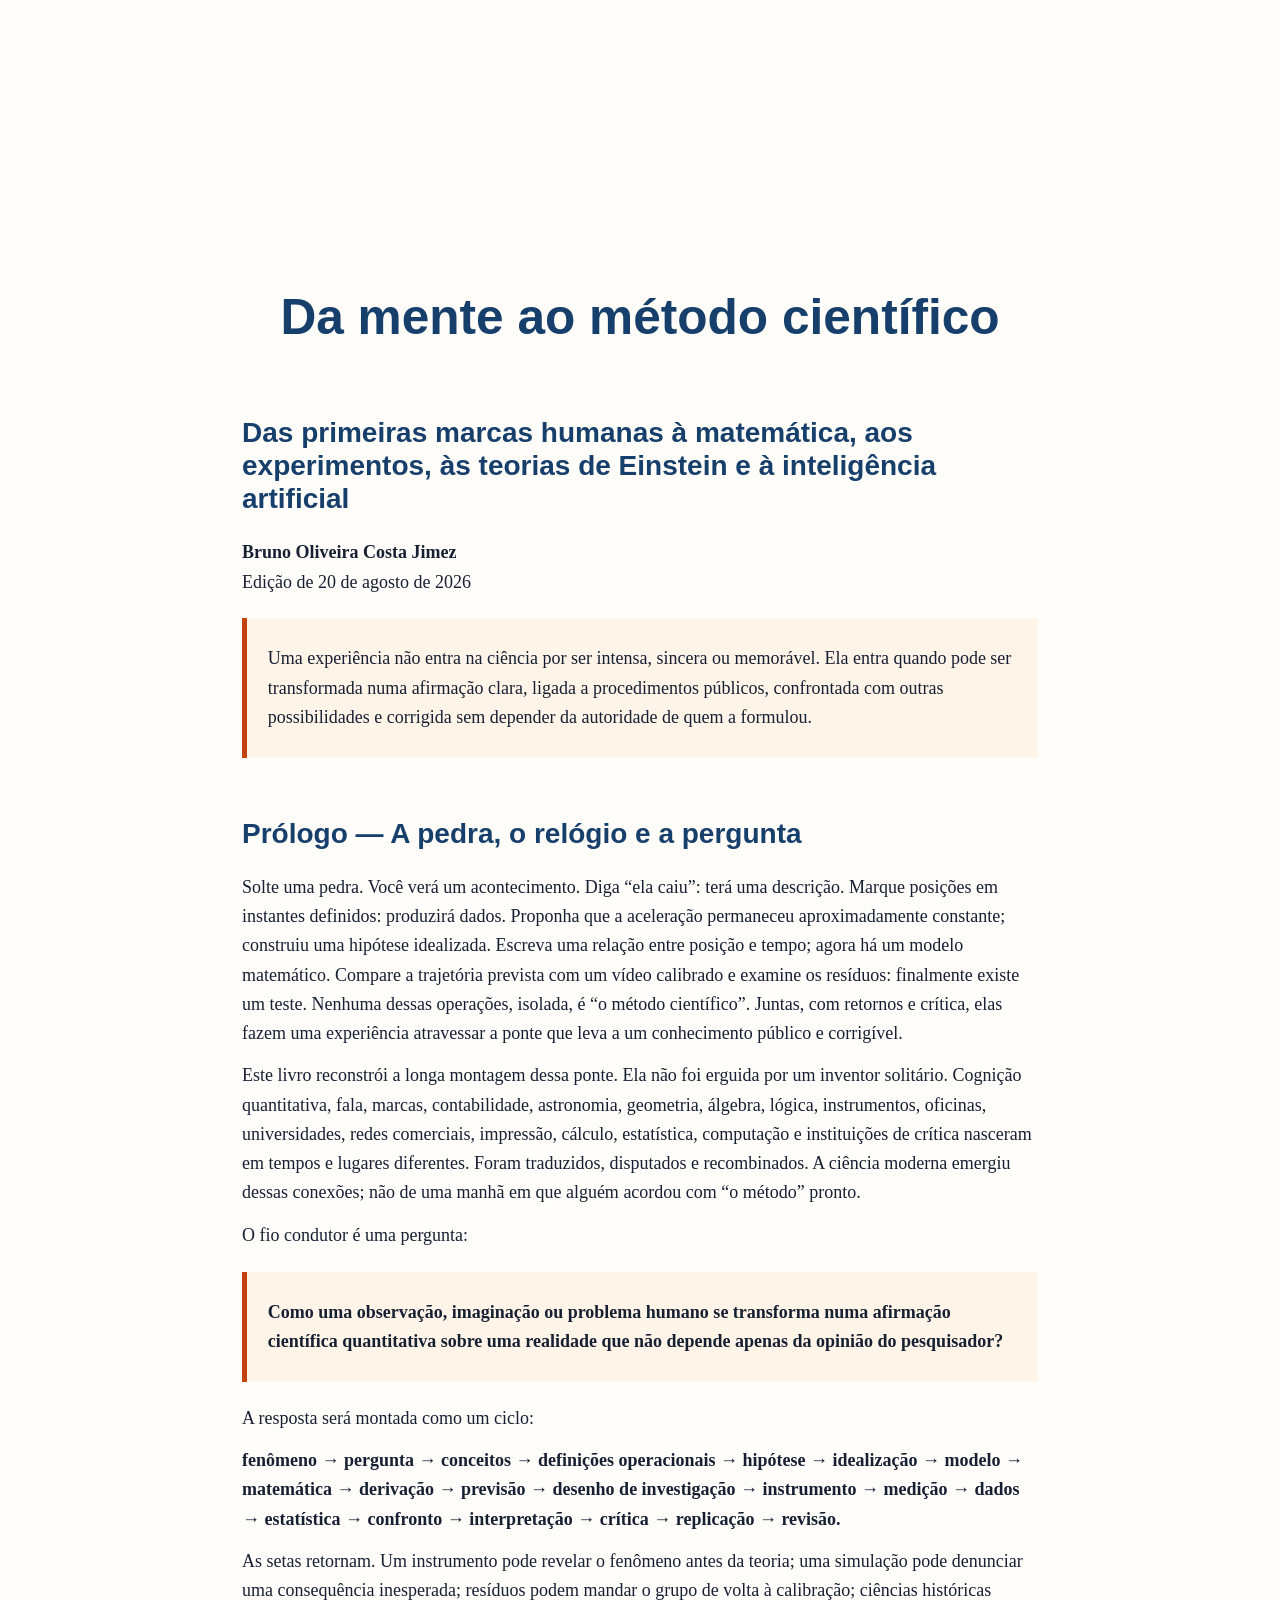
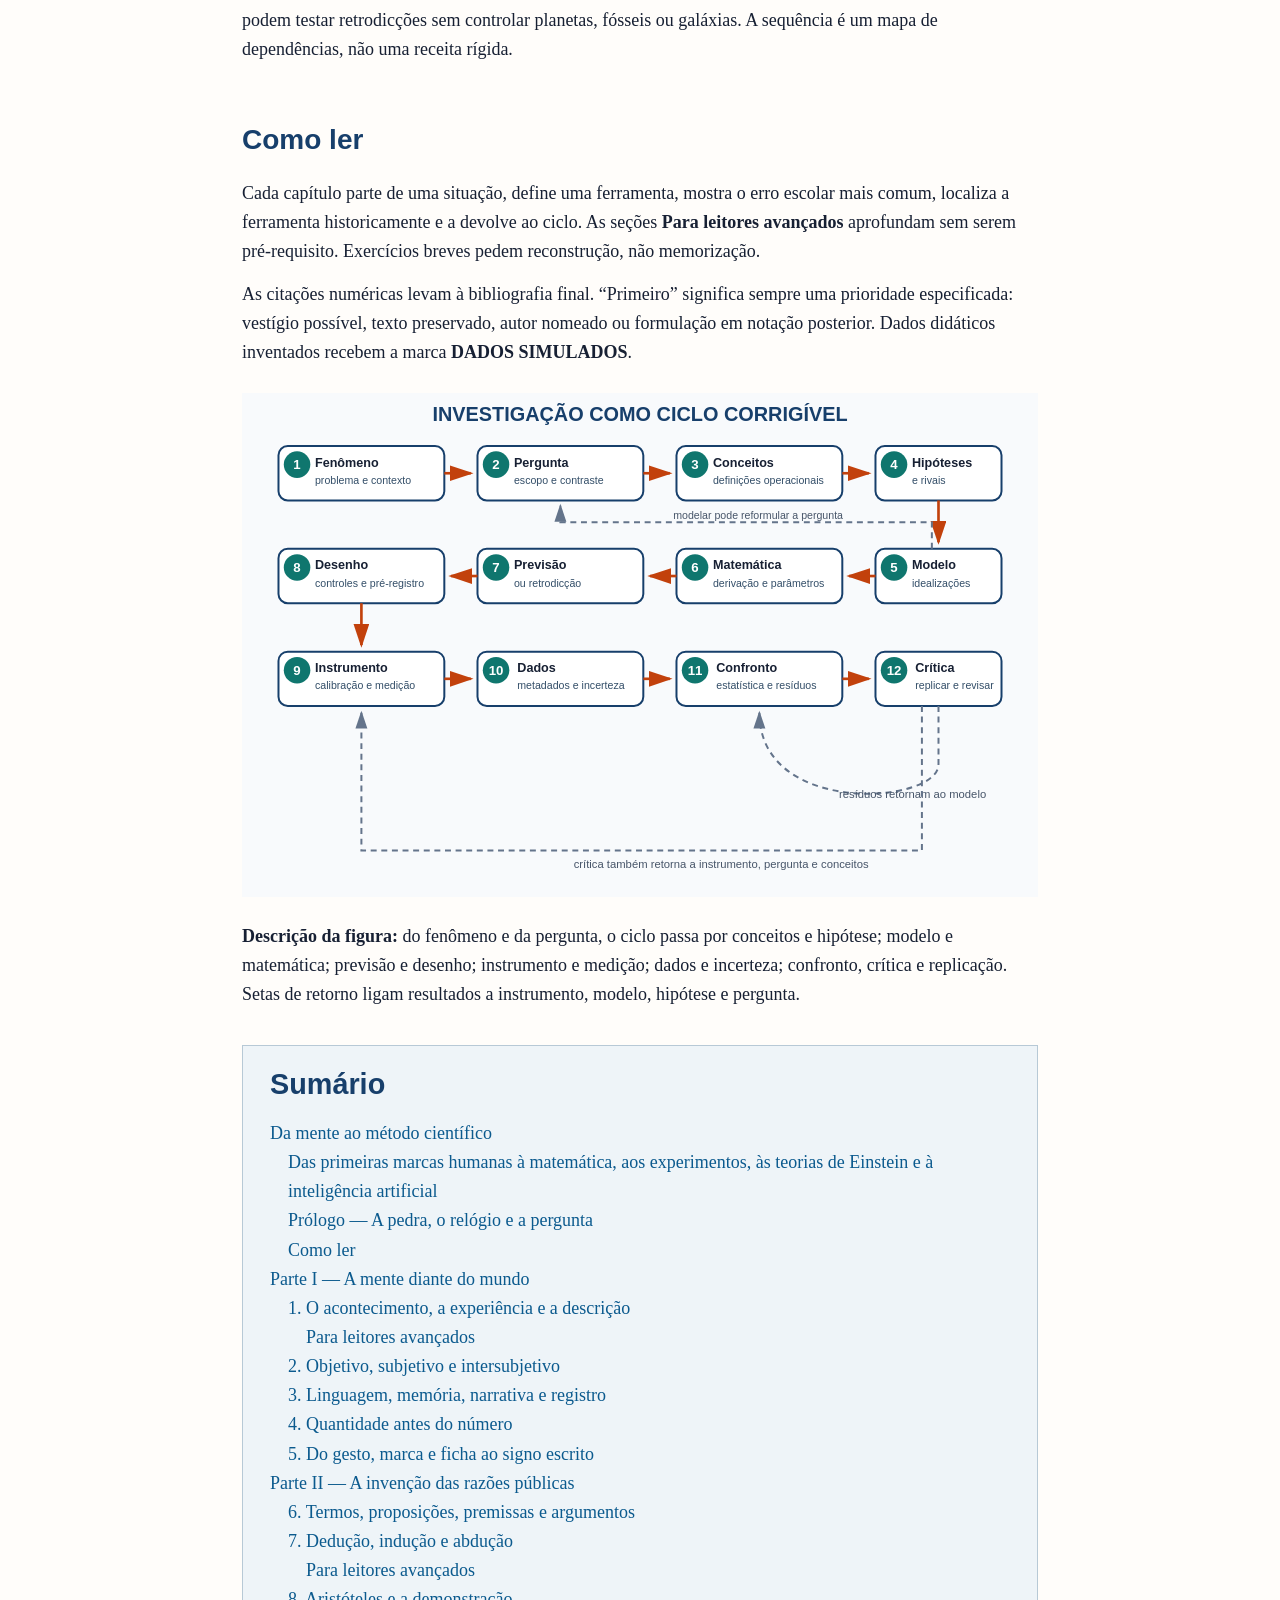
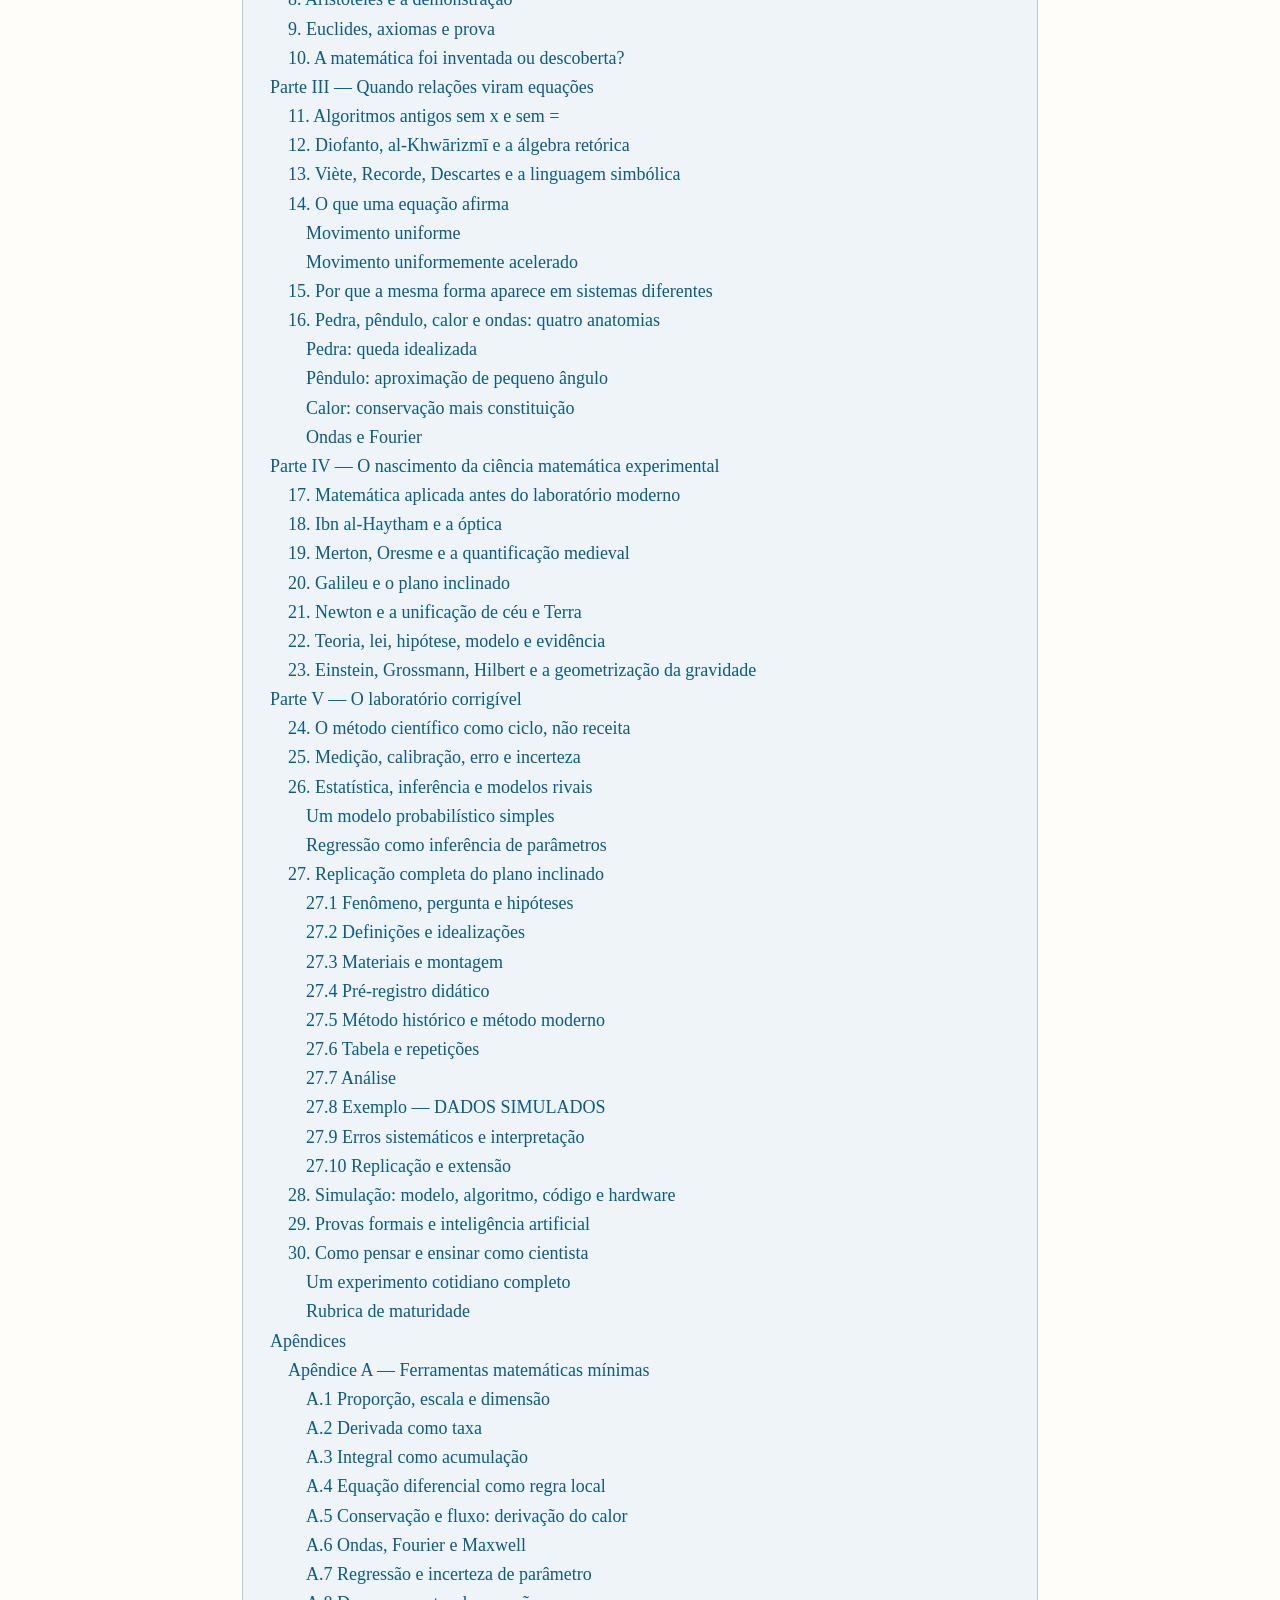
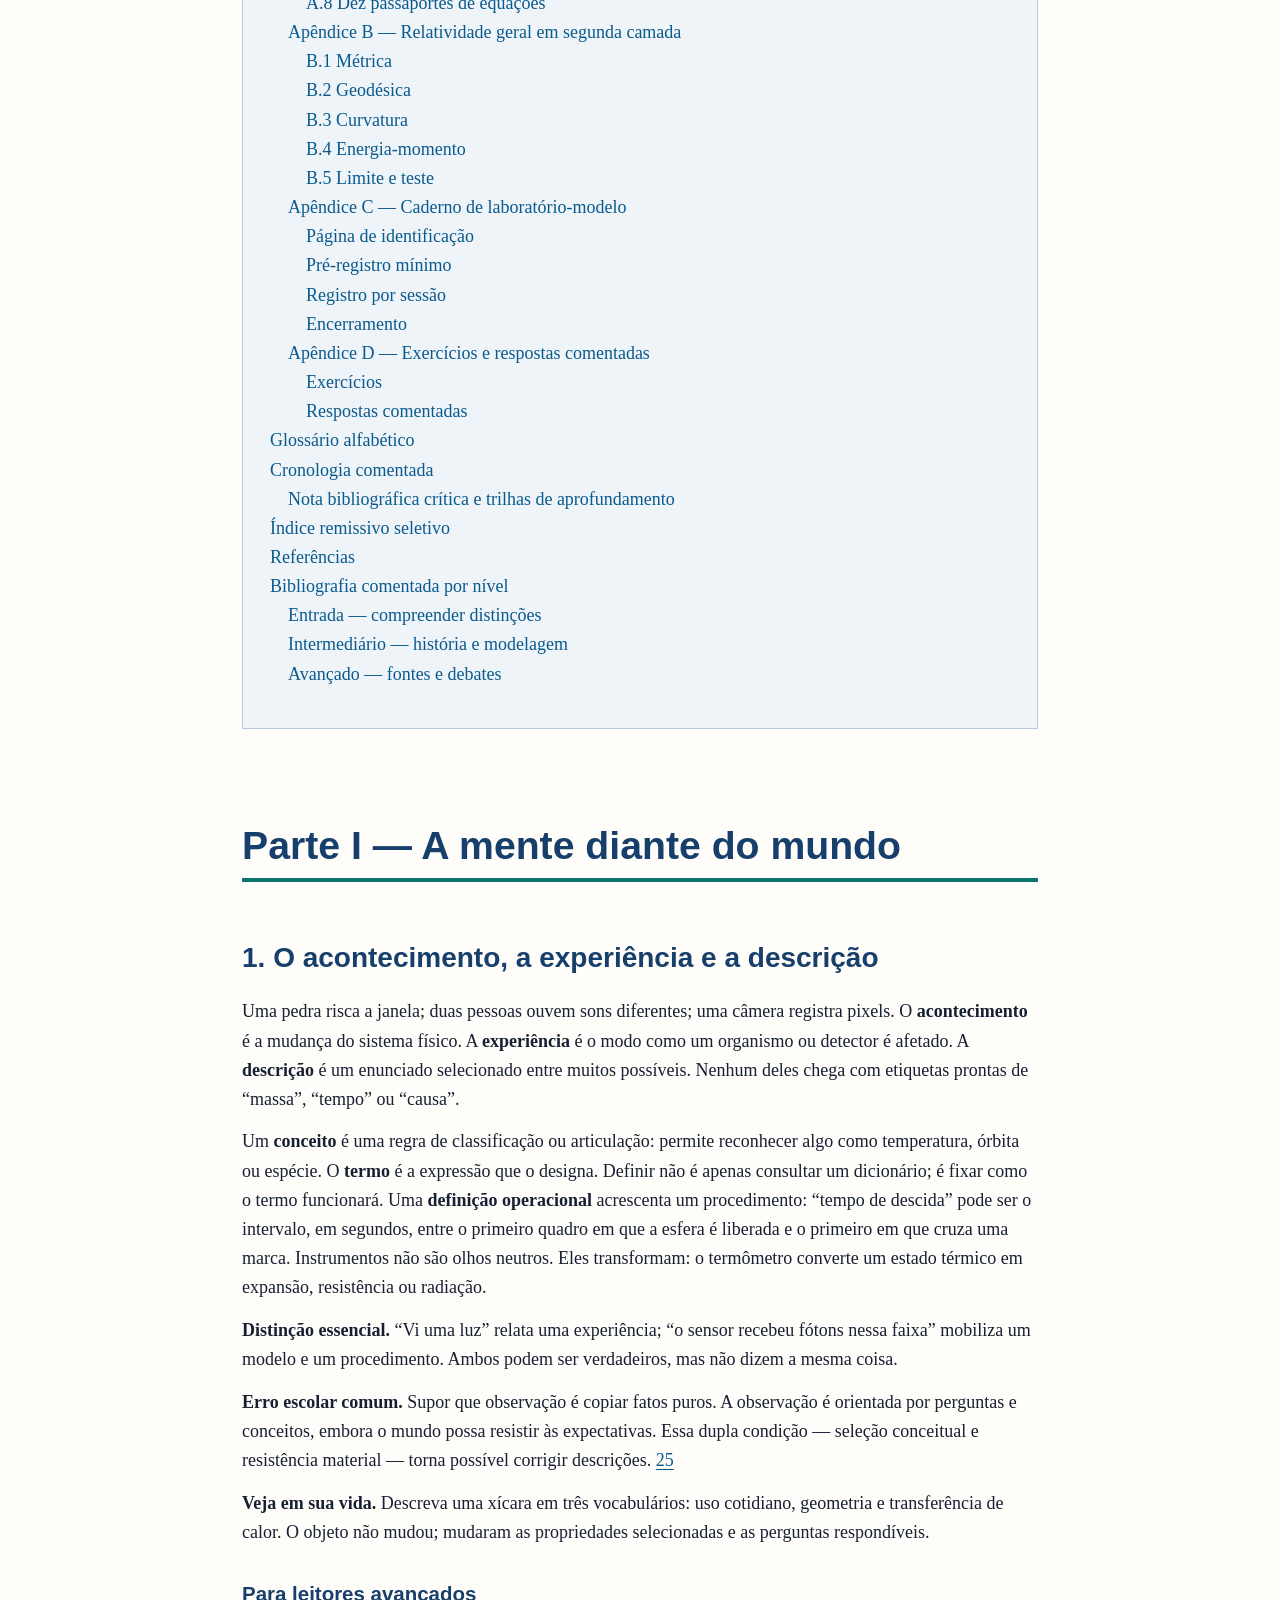
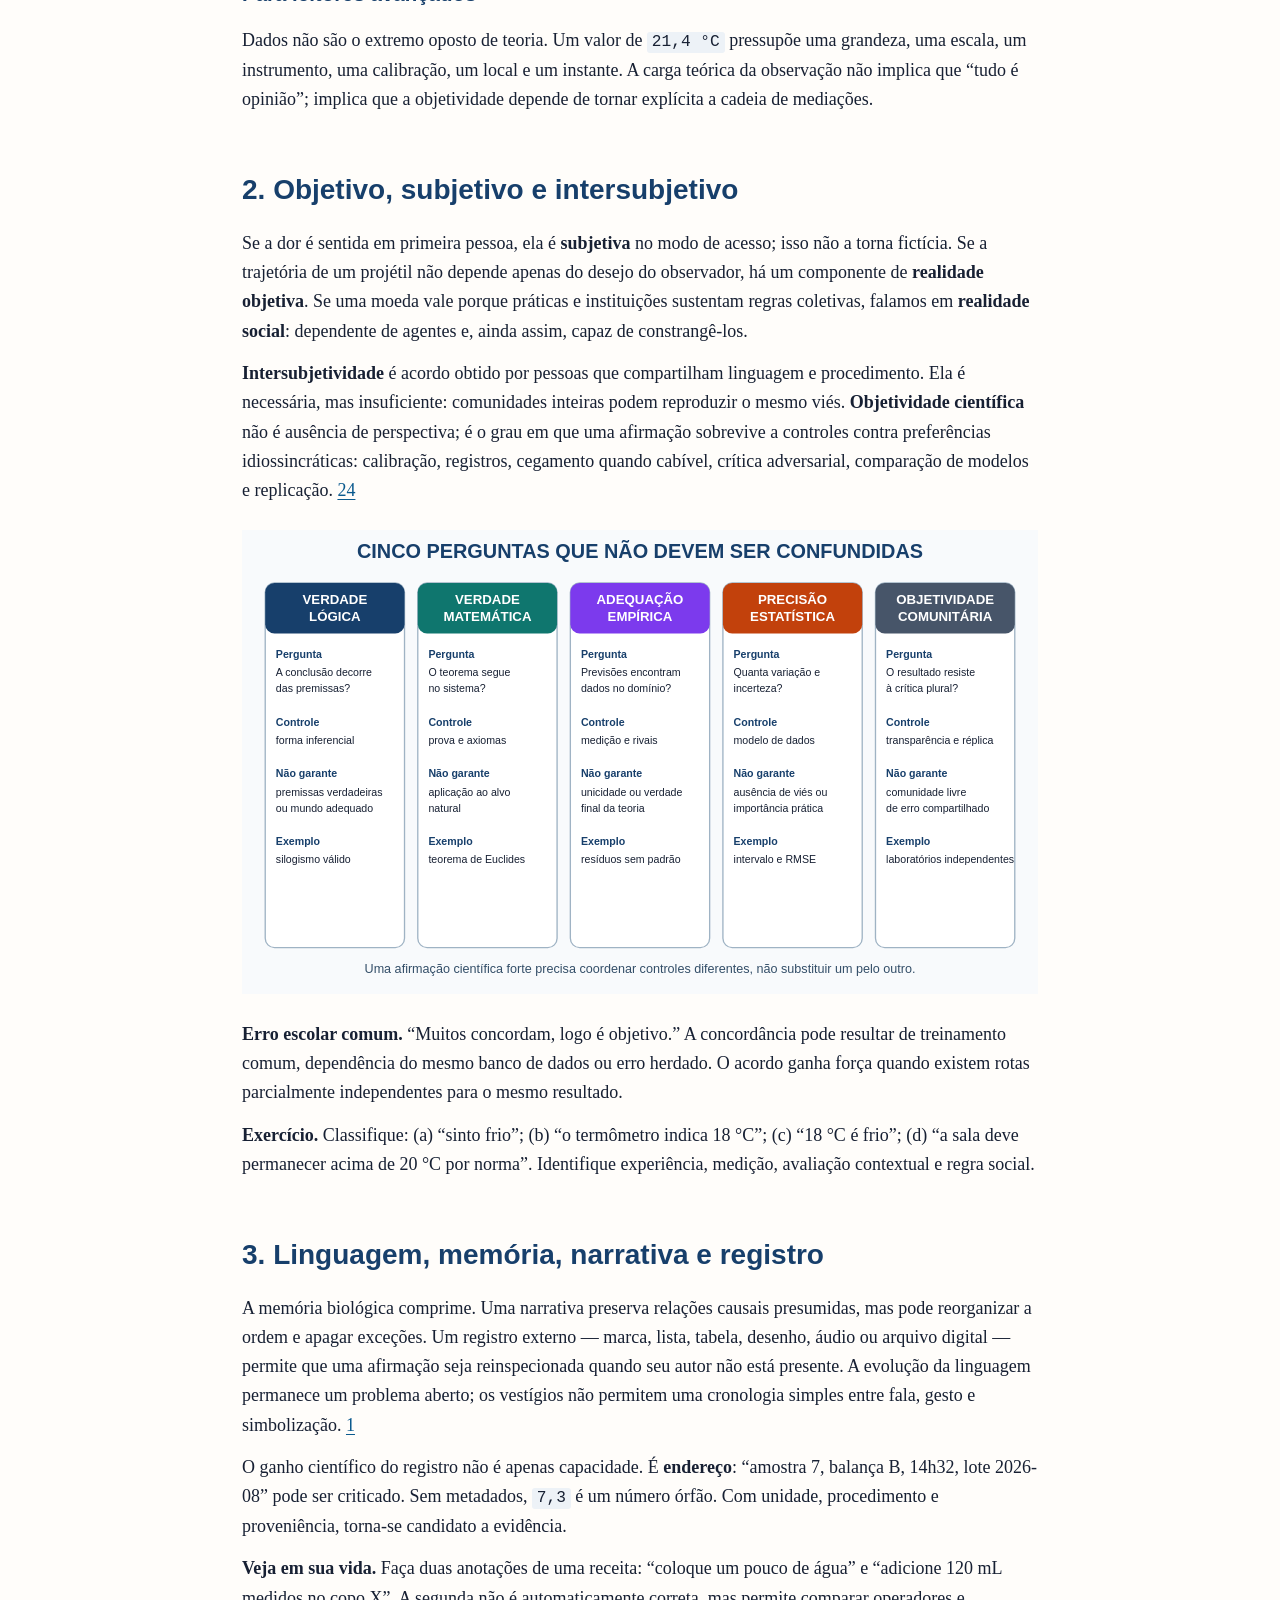
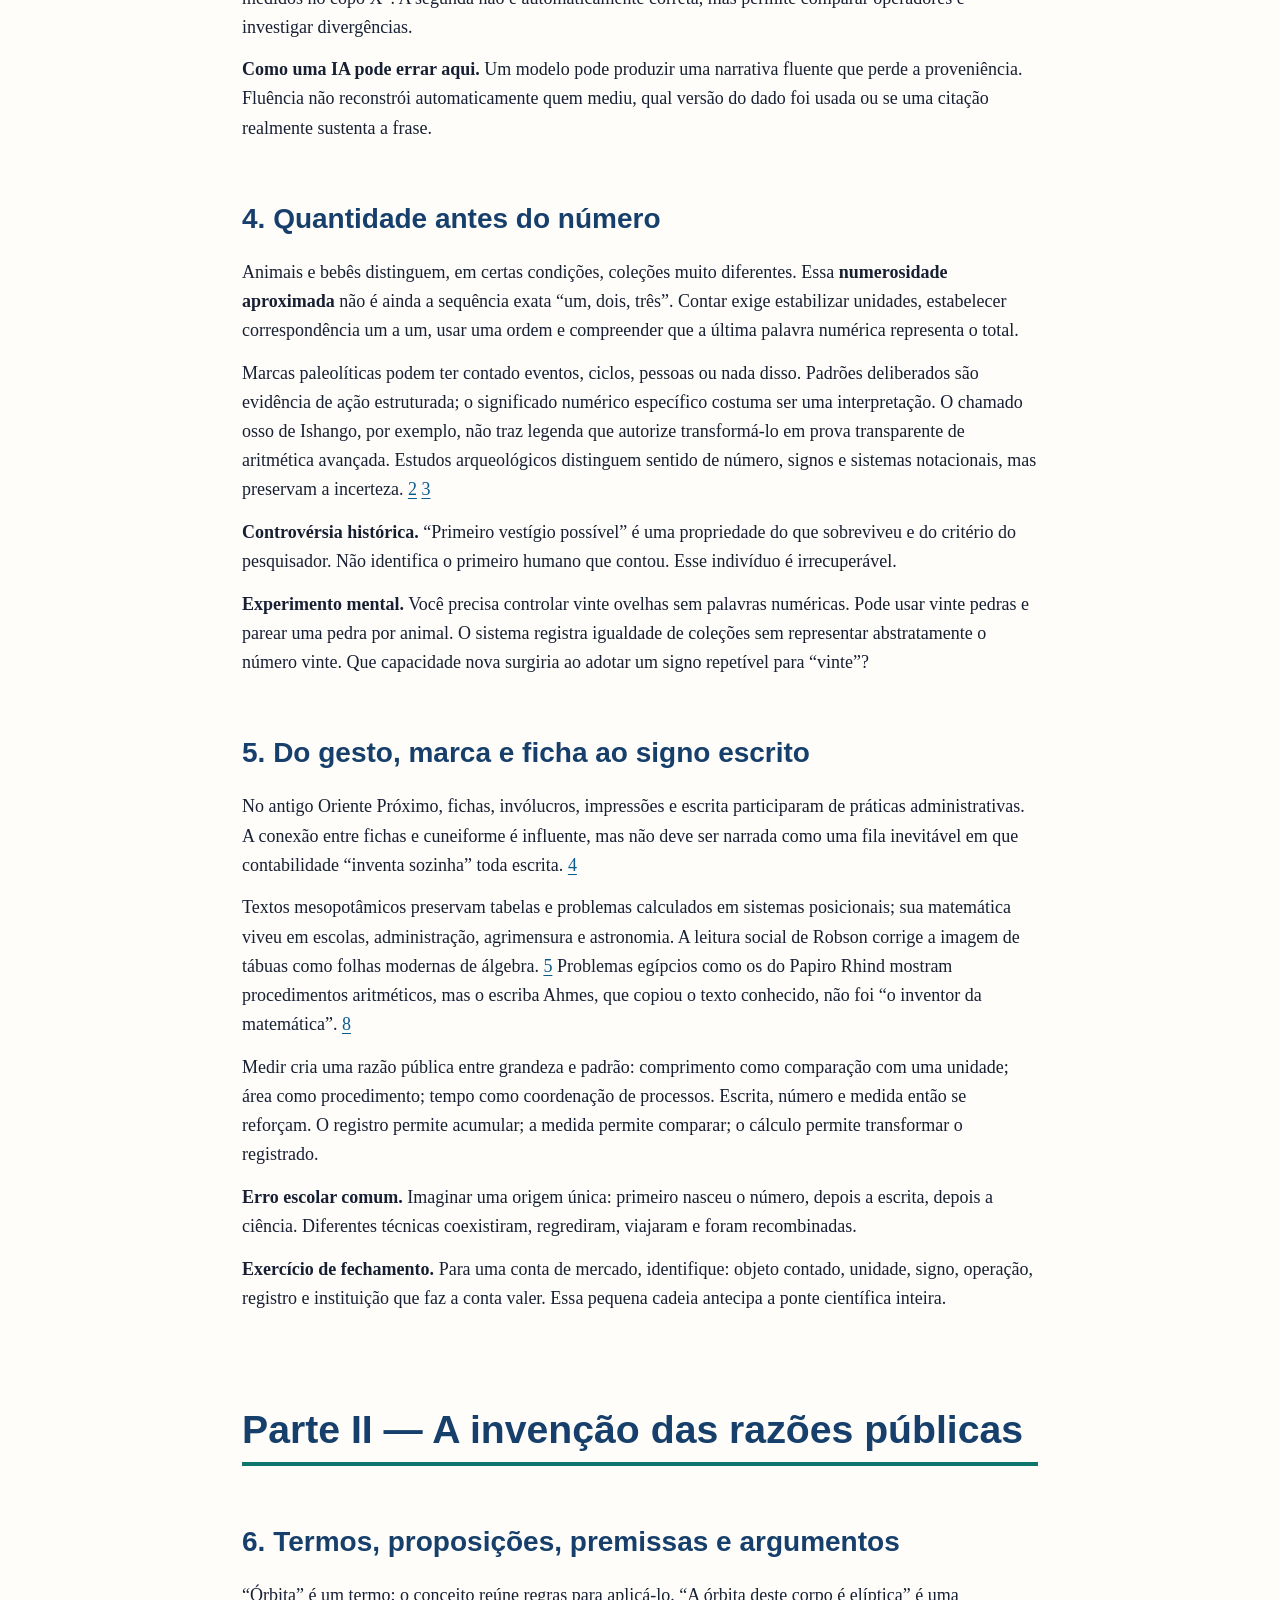
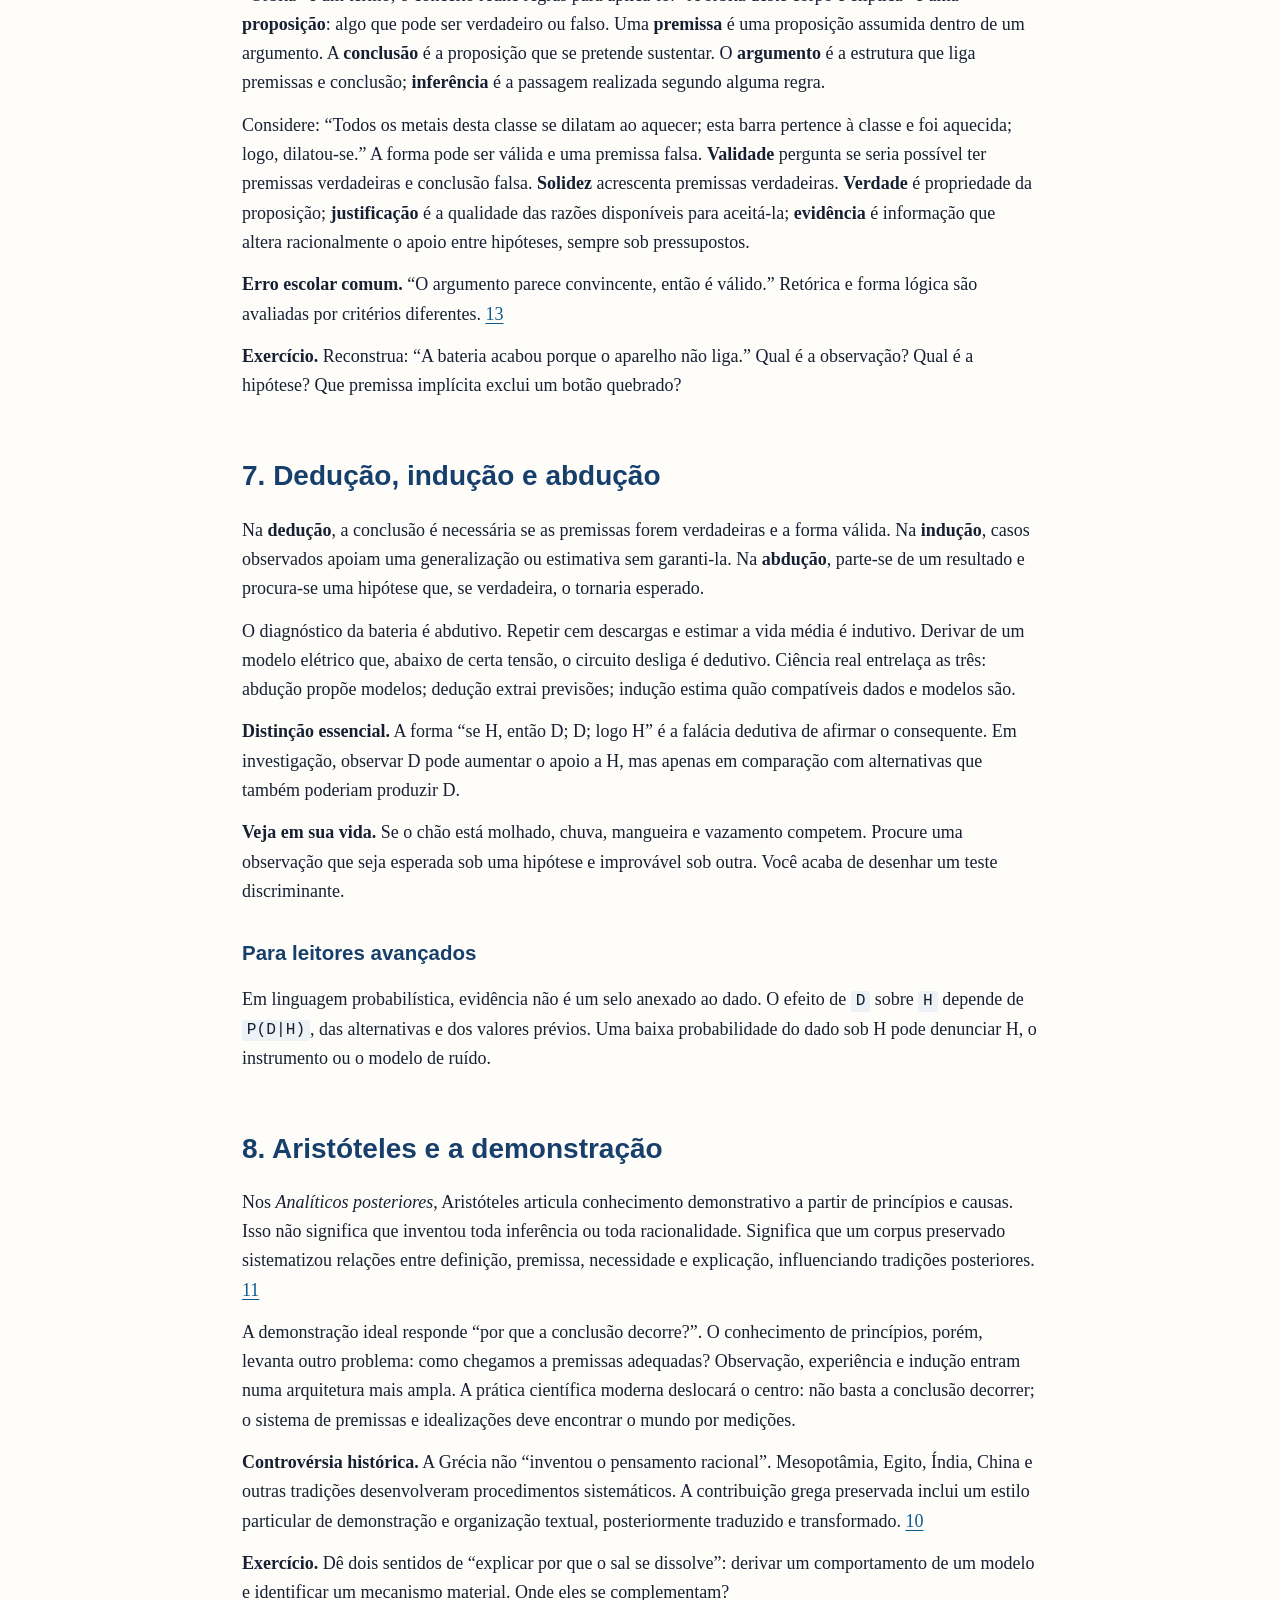
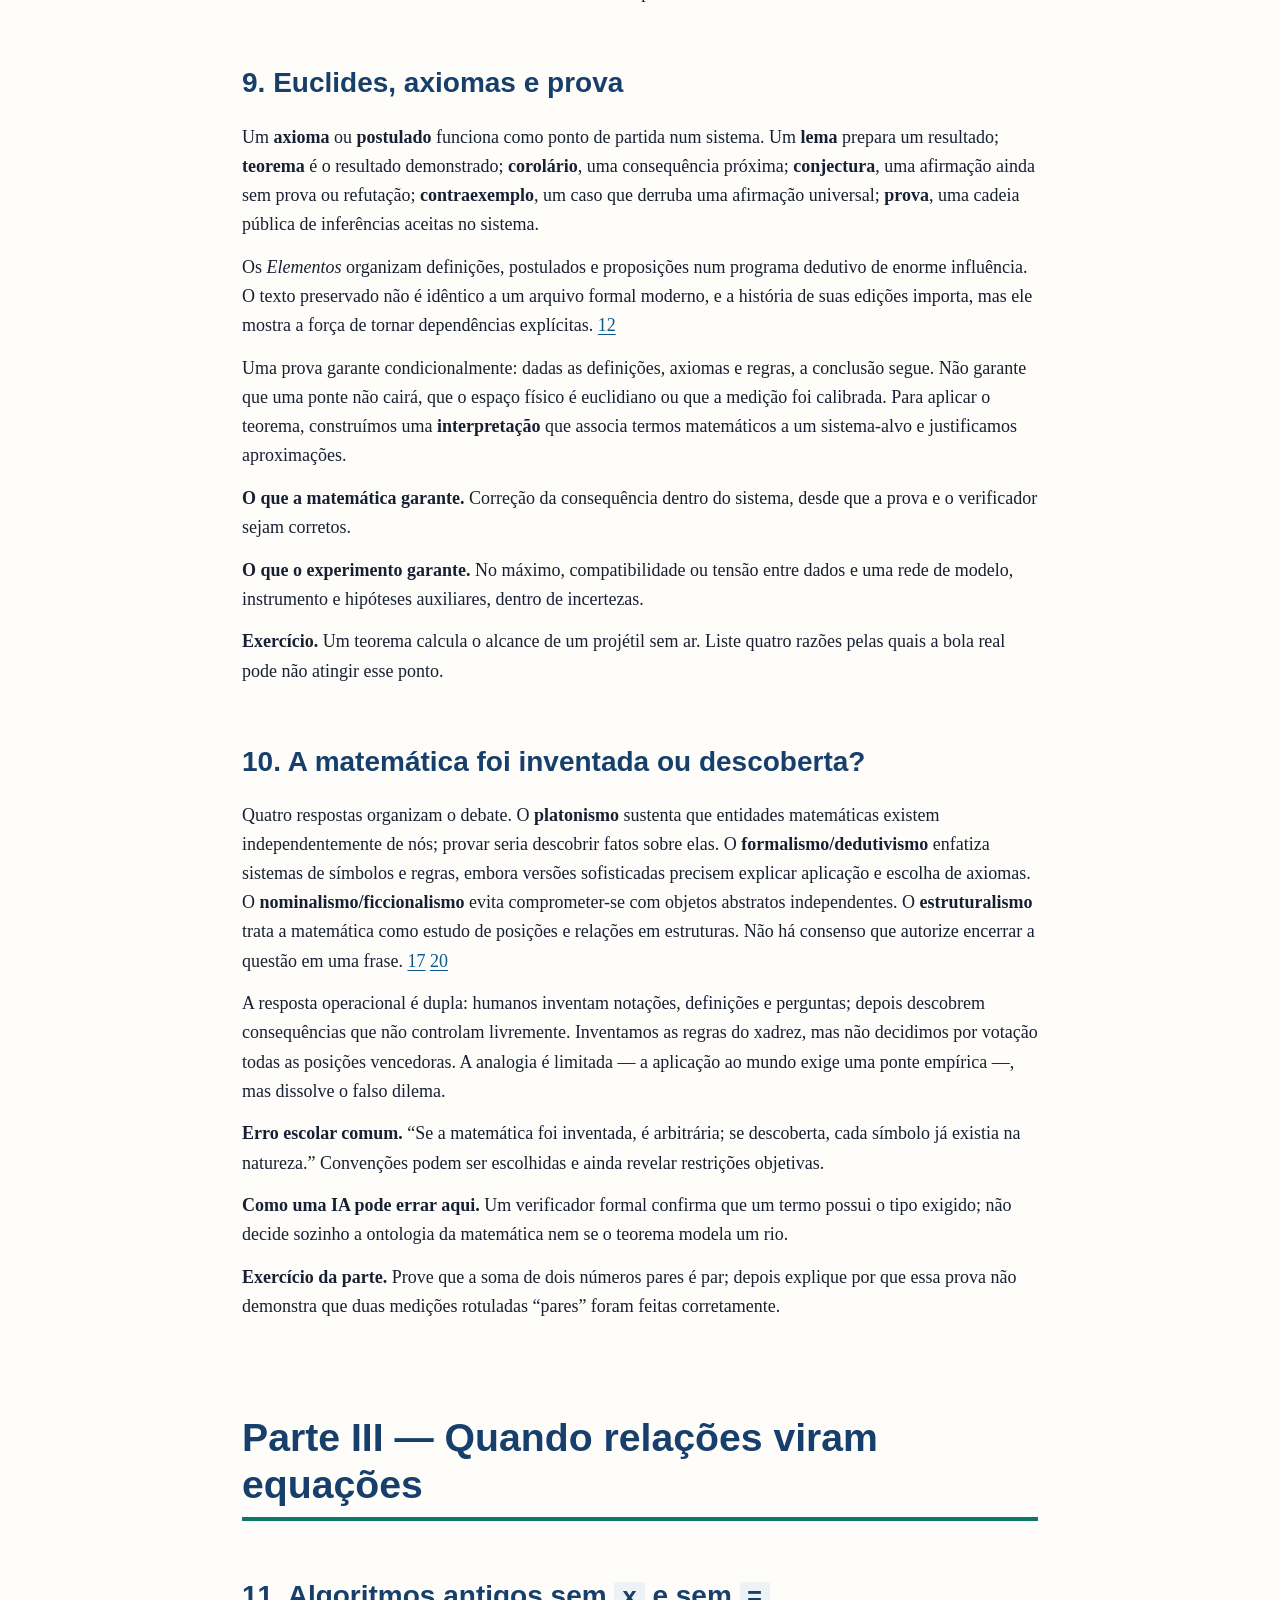
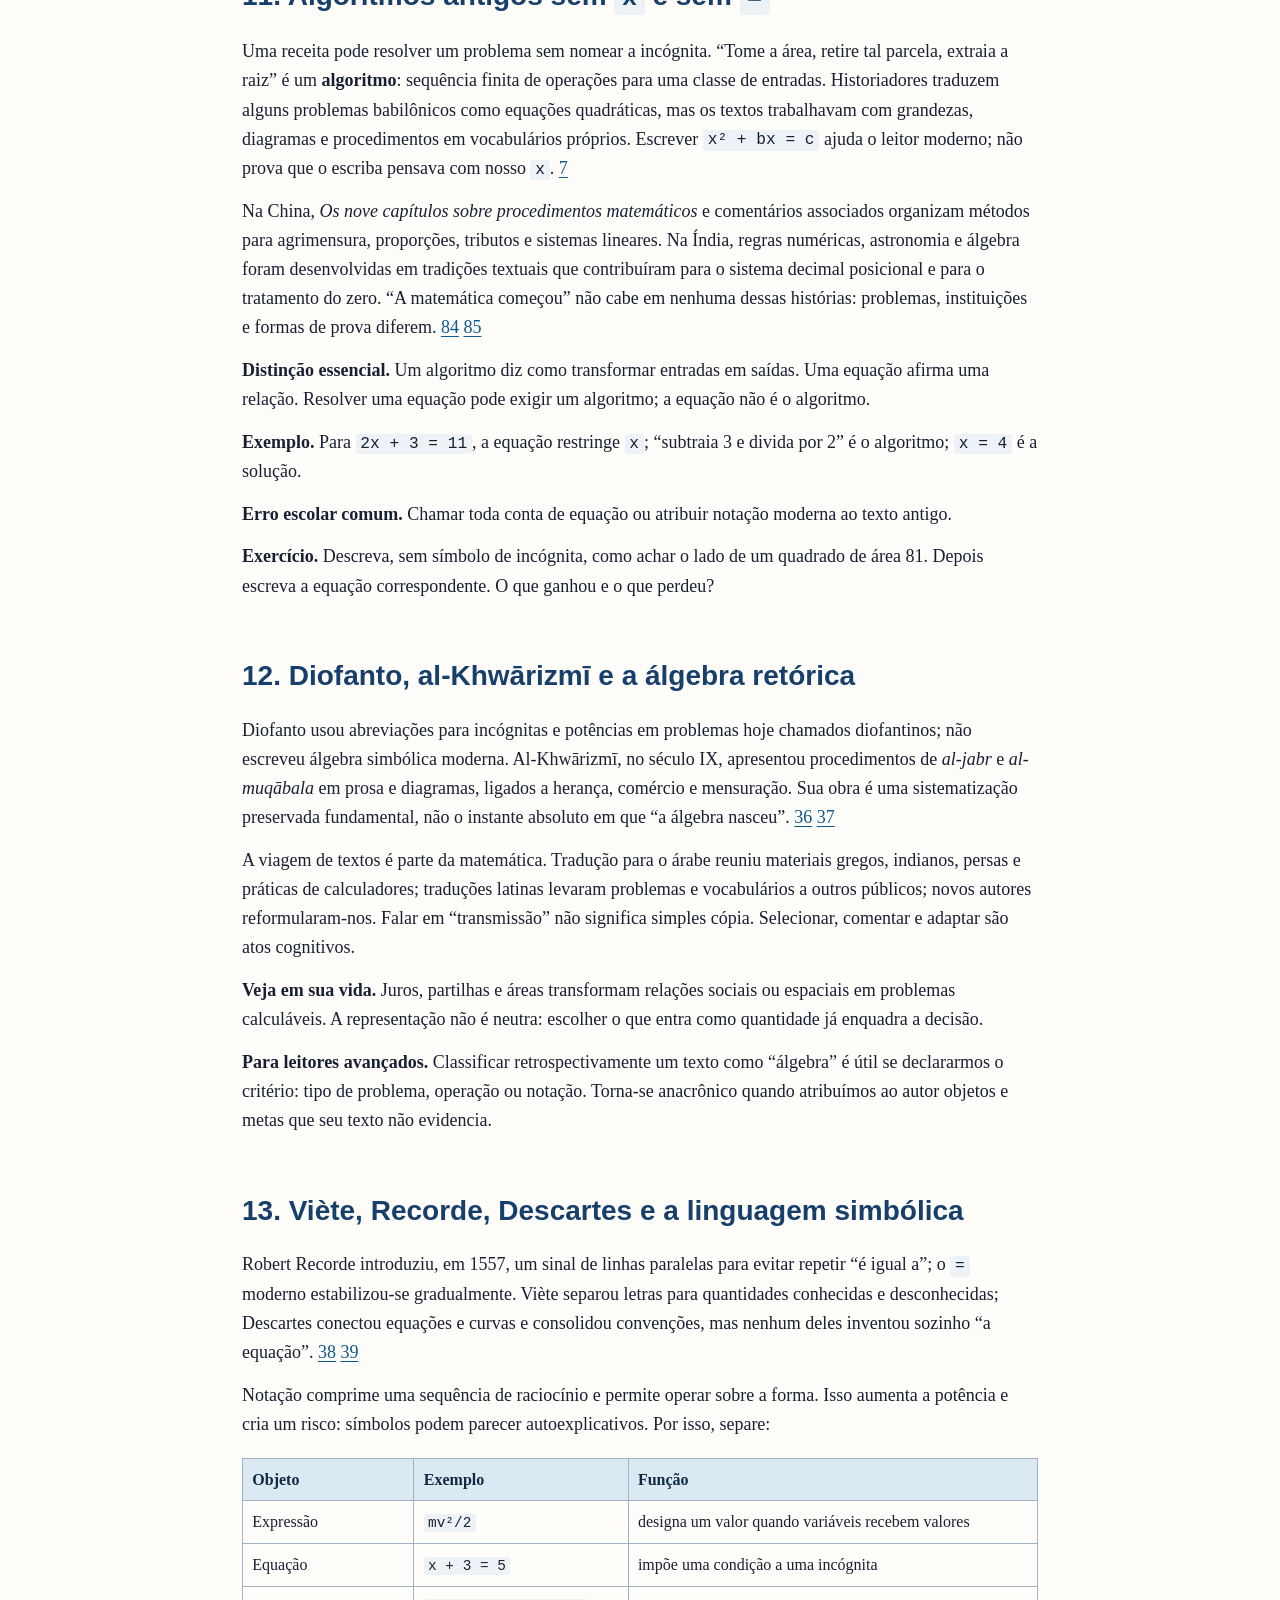
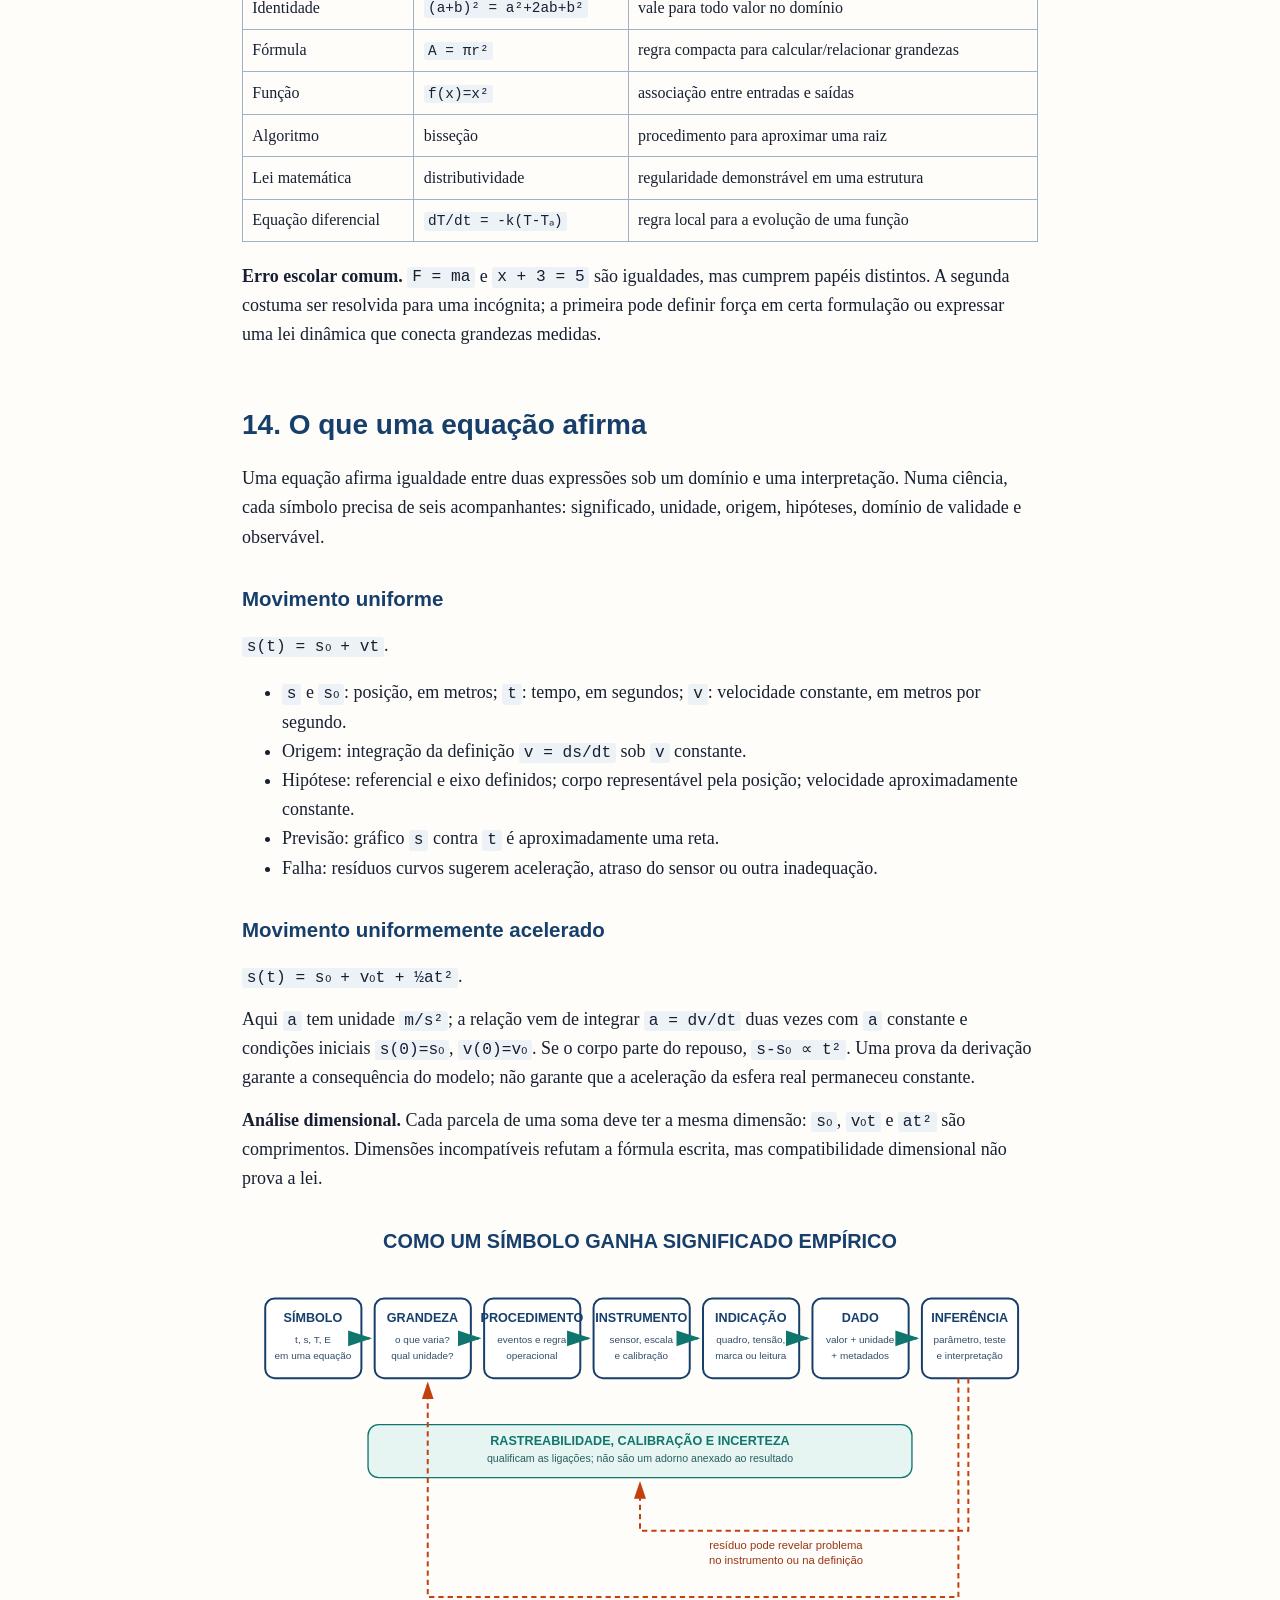
<file: html/da-mente-ao-metodo-cientifico.html>
<!doctype html>
<html lang="pt-BR"><head><meta charset="utf-8"><meta name="viewport" content="width=device-width,initial-scale=1">
<meta name="author" content="Bruno Oliveira Costa Jimez"><meta name="date" content="2026-08-20">
<title>Da mente ao método científico</title><style>
:root { --ink:#172033; --blue:#173f6b; --teal:#0f766e; --orange:#c2410c; --paper:#fffdfa; --soft:#eef4f8; }
* { box-sizing:border-box; }
html { scroll-behavior:smooth; }
body { margin:0 auto; max-width:920px; padding:48px 62px 80px; color:var(--ink); background:var(--paper); font:18px/1.62 Georgia, 'Times New Roman', serif; text-rendering:optimizeLegibility; }
h1,h2,h3,h4 { font-family:'Segoe UI', Arial, sans-serif; color:var(--blue); line-height:1.18; page-break-after:avoid; break-after:avoid-page; }
h1 { font-size:2.45rem; margin:2.4em 0 .7em; border-bottom:4px solid var(--teal); padding-bottom:.22em; }
h1:first-of-type { margin-top:.3em; font-size:3.1rem; border:0; text-align:center; padding-top:25vh; page-break-after:avoid; }
h2 { font-size:1.75rem; margin-top:2.1em; }
h3 { font-size:1.28rem; margin-top:1.7em; }
p { margin:.75em 0; orphans:3; widows:3; }
a { color:#0b5a8e; text-decoration-thickness:.06em; text-underline-offset:.14em; }
blockquote { border-left:5px solid var(--orange); background:#fff4e8; padding:.7em 1.15em; margin:1.2em 0; }
code { font-family:'Cascadia Mono', Consolas, monospace; background:#edf2f7; padding:.08em .3em; border-radius:3px; font-size:.9em; }
table { border-collapse:collapse; width:100%; margin:1.2em 0; font-size:.89em; break-inside:auto; }
thead { display:table-header-group; }
tr { break-inside:avoid; }
th { background:#dbe9f2; color:#102a43; text-align:left; }
th,td { border:1px solid #9fb3c4; padding:.48em .58em; vertical-align:top; }
img { display:block; max-width:100%; max-height:700px; margin:1.4em auto; break-inside:avoid; }
nav.toc, .toc { background:var(--soft); border:1px solid #b7c9d6; padding:1.2em 1.5em; margin:2em 0; page-break-before:auto; }
.toc::before { content:'Sumário'; display:block; font:700 1.8rem 'Segoe UI',Arial,sans-serif; color:var(--blue); margin-bottom:.6em; }
.toc ul { list-style:none; padding-left:1em; }
.toc > ul { padding-left:0; }
.toc a { text-decoration:none; }
hr { border:0; border-top:1px solid #9fb3c4; }
@media (max-width:700px) { body{padding:24px 18px;font-size:16px} h1:first-of-type{padding-top:10vh;font-size:2.3rem} table{display:block;overflow-x:auto} }
@media print {
  body { max-width:none; padding:0; background:white; font-size:10.35pt; line-height:1.46; }
  h1 { font-size:23pt; page-break-before:auto; string-set: section content(); }
  h1:first-of-type { page-break-before:auto; padding-top:62mm; font-size:32pt; }
  h1[id^="parte-"], h1#apêndices, h1#referências, h1#bibliografia-comentada-por-nível { page-break-before:always; }
  h2 { font-size:16pt; string-set: chapter content(); }
  h3 { font-size:12.5pt; }
  a { color:inherit; text-decoration:none; }
  nav.toc, .toc { font-size:9.4pt; }
  img { max-height:175mm; }
}
@page { size:A4; margin:18mm 17mm 20mm 21mm; @bottom-center{content:counter(page);font:9pt 'Segoe UI';color:#52606d} @top-center{content:string(chapter);font:8pt 'Segoe UI';color:#52606d} }
@page:first { @top-center{content:none} @bottom-center{content:none} }
</style></head>
<body><main id="conteudo"><h1 id="da-mente-ao-metodo-cientifico">Da mente ao método científico</h1>
<h2 id="das-primeiras-marcas-humanas-a-matematica-aos-experimentos-as-teorias-de-einstein-e-a-inteligencia-artificial">Das primeiras marcas humanas à matemática, aos experimentos, às teorias de Einstein e à inteligência artificial</h2>
<p><strong>Bruno Oliveira Costa Jimez</strong><br />
Edição de 20 de agosto de 2026</p>
<blockquote>
<p>Uma experiência não entra na ciência por ser intensa, sincera ou memorável. Ela entra quando pode ser transformada numa afirmação clara, ligada a procedimentos públicos, confrontada com outras possibilidades e corrigida sem depender da autoridade de quem a formulou.</p>
</blockquote>
<h2 id="prologo-a-pedra-o-relogio-e-a-pergunta">Prólogo — A pedra, o relógio e a pergunta</h2>
<p>Solte uma pedra. Você verá um acontecimento. Diga “ela caiu”: terá uma descrição. Marque posições em instantes definidos: produzirá dados. Proponha que a aceleração permaneceu aproximadamente constante; construiu uma hipótese idealizada. Escreva uma relação entre posição e tempo; agora há um modelo matemático. Compare a trajetória prevista com um vídeo calibrado e examine os resíduos: finalmente existe um teste. Nenhuma dessas operações, isolada, é “o método científico”. Juntas, com retornos e crítica, elas fazem uma experiência atravessar a ponte que leva a um conhecimento público e corrigível.</p>
<p>Este livro reconstrói a longa montagem dessa ponte. Ela não foi erguida por um inventor solitário. Cognição quantitativa, fala, marcas, contabilidade, astronomia, geometria, álgebra, lógica, instrumentos, oficinas, universidades, redes comerciais, impressão, cálculo, estatística, computação e instituições de crítica nasceram em tempos e lugares diferentes. Foram traduzidos, disputados e recombinados. A ciência moderna emergiu dessas conexões; não de uma manhã em que alguém acordou com “o método” pronto.</p>
<p>O fio condutor é uma pergunta:</p>
<blockquote>
<p><strong>Como uma observação, imaginação ou problema humano se transforma numa afirmação científica quantitativa sobre uma realidade que não depende apenas da opinião do pesquisador?</strong></p>
</blockquote>
<p>A resposta será montada como um ciclo:</p>
<p><strong>fenômeno → pergunta → conceitos → definições operacionais → hipótese → idealização → modelo → matemática → derivação → previsão → desenho de investigação → instrumento → medição → dados → estatística → confronto → interpretação → crítica → replicação → revisão.</strong></p>
<p>As setas retornam. Um instrumento pode revelar o fenômeno antes da teoria; uma simulação pode denunciar uma consequência inesperada; resíduos podem mandar o grupo de volta à calibração; ciências históricas podem testar retrodicções sem controlar planetas, fósseis ou galáxias. A sequência é um mapa de dependências, não uma receita rígida.</p>
<h2 id="como-ler">Como ler</h2>
<p>Cada capítulo parte de uma situação, define uma ferramenta, mostra o erro escolar mais comum, localiza a ferramenta historicamente e a devolve ao ciclo. As seções <strong>Para leitores avançados</strong> aprofundam sem serem pré-requisito. Exercícios breves pedem reconstrução, não memorização.</p>
<p>As citações numéricas levam à bibliografia final. “Primeiro” significa sempre uma prioridade especificada: vestígio possível, texto preservado, autor nomeado ou formulação em notação posterior. Dados didáticos inventados recebem a marca <strong>DADOS SIMULADOS</strong>.</p>
<p><img src="[data-uri]" alt="Framework geral da investigação científica em doze etapas com retornos" /></p>
<p><strong>Descrição da figura:</strong> do fenômeno e da pergunta, o ciclo passa por conceitos e hipótese; modelo e matemática; previsão e desenho; instrumento e medição; dados e incerteza; confronto, crítica e replicação. Setas de retorno ligam resultados a instrumento, modelo, hipótese e pergunta.</p>
<div class="toc">
<ul>
<li><a href="#da-mente-ao-metodo-cientifico">Da mente ao método científico</a><ul>
<li><a href="#das-primeiras-marcas-humanas-a-matematica-aos-experimentos-as-teorias-de-einstein-e-a-inteligencia-artificial">Das primeiras marcas humanas à matemática, aos experimentos, às teorias de Einstein e à inteligência artificial</a></li>
<li><a href="#prologo-a-pedra-o-relogio-e-a-pergunta">Prólogo — A pedra, o relógio e a pergunta</a></li>
<li><a href="#como-ler">Como ler</a></li>
</ul>
</li>
<li><a href="#parte-i-a-mente-diante-do-mundo">Parte I — A mente diante do mundo</a><ul>
<li><a href="#1-o-acontecimento-a-experiencia-e-a-descricao">1. O acontecimento, a experiência e a descrição</a><ul>
<li><a href="#para-leitores-avancados">Para leitores avançados</a></li>
</ul>
</li>
<li><a href="#2-objetivo-subjetivo-e-intersubjetivo">2. Objetivo, subjetivo e intersubjetivo</a></li>
<li><a href="#3-linguagem-memoria-narrativa-e-registro">3. Linguagem, memória, narrativa e registro</a></li>
<li><a href="#4-quantidade-antes-do-numero">4. Quantidade antes do número</a></li>
<li><a href="#5-do-gesto-marca-e-ficha-ao-signo-escrito">5. Do gesto, marca e ficha ao signo escrito</a></li>
</ul>
</li>
<li><a href="#parte-ii-a-invencao-das-razoes-publicas">Parte II — A invenção das razões públicas</a><ul>
<li><a href="#6-termos-proposicoes-premissas-e-argumentos">6. Termos, proposições, premissas e argumentos</a></li>
<li><a href="#7-deducao-inducao-e-abducao">7. Dedução, indução e abdução</a><ul>
<li><a href="#para-leitores-avancados_1">Para leitores avançados</a></li>
</ul>
</li>
<li><a href="#8-aristoteles-e-a-demonstracao">8. Aristóteles e a demonstração</a></li>
<li><a href="#9-euclides-axiomas-e-prova">9. Euclides, axiomas e prova</a></li>
<li><a href="#10-a-matematica-foi-inventada-ou-descoberta">10. A matemática foi inventada ou descoberta?</a></li>
</ul>
</li>
<li><a href="#parte-iii-quando-relacoes-viram-equacoes">Parte III — Quando relações viram equações</a><ul>
<li><a href="#11-algoritmos-antigos-sem-x-e-sem">11. Algoritmos antigos sem x e sem =</a></li>
<li><a href="#12-diofanto-al-khwarizmi-e-a-algebra-retorica">12. Diofanto, al-Khwārizmī e a álgebra retórica</a></li>
<li><a href="#13-viete-recorde-descartes-e-a-linguagem-simbolica">13. Viète, Recorde, Descartes e a linguagem simbólica</a></li>
<li><a href="#14-o-que-uma-equacao-afirma">14. O que uma equação afirma</a><ul>
<li><a href="#movimento-uniforme">Movimento uniforme</a></li>
<li><a href="#movimento-uniformemente-acelerado">Movimento uniformemente acelerado</a></li>
</ul>
</li>
<li><a href="#15-por-que-a-mesma-forma-aparece-em-sistemas-diferentes">15. Por que a mesma forma aparece em sistemas diferentes</a></li>
<li><a href="#16-pedra-pendulo-calor-e-ondas-quatro-anatomias">16. Pedra, pêndulo, calor e ondas: quatro anatomias</a><ul>
<li><a href="#pedra-queda-idealizada">Pedra: queda idealizada</a></li>
<li><a href="#pendulo-aproximacao-de-pequeno-angulo">Pêndulo: aproximação de pequeno ângulo</a></li>
<li><a href="#calor-conservacao-mais-constituicao">Calor: conservação mais constituição</a></li>
<li><a href="#ondas-e-fourier">Ondas e Fourier</a></li>
</ul>
</li>
</ul>
</li>
<li><a href="#parte-iv-o-nascimento-da-ciencia-matematica-experimental">Parte IV — O nascimento da ciência matemática experimental</a><ul>
<li><a href="#17-matematica-aplicada-antes-do-laboratorio-moderno">17. Matemática aplicada antes do laboratório moderno</a></li>
<li><a href="#18-ibn-al-haytham-e-a-optica">18. Ibn al-Haytham e a óptica</a></li>
<li><a href="#19-merton-oresme-e-a-quantificacao-medieval">19. Merton, Oresme e a quantificação medieval</a></li>
<li><a href="#20-galileu-e-o-plano-inclinado">20. Galileu e o plano inclinado</a></li>
<li><a href="#21-newton-e-a-unificacao-de-ceu-e-terra">21. Newton e a unificação de céu e Terra</a></li>
<li><a href="#22-teoria-lei-hipotese-modelo-e-evidencia">22. Teoria, lei, hipótese, modelo e evidência</a></li>
<li><a href="#23-einstein-grossmann-hilbert-e-a-geometrizacao-da-gravidade">23. Einstein, Grossmann, Hilbert e a geometrização da gravidade</a></li>
</ul>
</li>
<li><a href="#parte-v-o-laboratorio-corrigivel">Parte V — O laboratório corrigível</a><ul>
<li><a href="#24-o-metodo-cientifico-como-ciclo-nao-receita">24. O método científico como ciclo, não receita</a></li>
<li><a href="#25-medicao-calibracao-erro-e-incerteza">25. Medição, calibração, erro e incerteza</a></li>
<li><a href="#26-estatistica-inferencia-e-modelos-rivais">26. Estatística, inferência e modelos rivais</a><ul>
<li><a href="#um-modelo-probabilistico-simples">Um modelo probabilístico simples</a></li>
<li><a href="#regressao-como-inferencia-de-parametros">Regressão como inferência de parâmetros</a></li>
</ul>
</li>
<li><a href="#27-replicacao-completa-do-plano-inclinado">27. Replicação completa do plano inclinado</a><ul>
<li><a href="#271-fenomeno-pergunta-e-hipoteses">27.1 Fenômeno, pergunta e hipóteses</a></li>
<li><a href="#272-definicoes-e-idealizacoes">27.2 Definições e idealizações</a></li>
<li><a href="#273-materiais-e-montagem">27.3 Materiais e montagem</a></li>
<li><a href="#274-pre-registro-didatico">27.4 Pré-registro didático</a></li>
<li><a href="#275-metodo-historico-e-metodo-moderno">27.5 Método histórico e método moderno</a></li>
<li><a href="#276-tabela-e-repeticoes">27.6 Tabela e repetições</a></li>
<li><a href="#277-analise">27.7 Análise</a></li>
<li><a href="#278-exemplo-dados-simulados">27.8 Exemplo — DADOS SIMULADOS</a></li>
<li><a href="#279-erros-sistematicos-e-interpretacao">27.9 Erros sistemáticos e interpretação</a></li>
<li><a href="#2710-replicacao-e-extensao">27.10 Replicação e extensão</a></li>
</ul>
</li>
<li><a href="#28-simulacao-modelo-algoritmo-codigo-e-hardware">28. Simulação: modelo, algoritmo, código e hardware</a></li>
<li><a href="#29-provas-formais-e-inteligencia-artificial">29. Provas formais e inteligência artificial</a></li>
<li><a href="#30-como-pensar-e-ensinar-como-cientista">30. Como pensar e ensinar como cientista</a><ul>
<li><a href="#um-experimento-cotidiano-completo">Um experimento cotidiano completo</a></li>
<li><a href="#rubrica-de-maturidade">Rubrica de maturidade</a></li>
</ul>
</li>
</ul>
</li>
<li><a href="#apendices">Apêndices</a><ul>
<li><a href="#apendice-a-ferramentas-matematicas-minimas">Apêndice A — Ferramentas matemáticas mínimas</a><ul>
<li><a href="#a1-proporcao-escala-e-dimensao">A.1 Proporção, escala e dimensão</a></li>
<li><a href="#a2-derivada-como-taxa">A.2 Derivada como taxa</a></li>
<li><a href="#a3-integral-como-acumulacao">A.3 Integral como acumulação</a></li>
<li><a href="#a4-equacao-diferencial-como-regra-local">A.4 Equação diferencial como regra local</a></li>
<li><a href="#a5-conservacao-e-fluxo-derivacao-do-calor">A.5 Conservação e fluxo: derivação do calor</a></li>
<li><a href="#a6-ondas-fourier-e-maxwell">A.6 Ondas, Fourier e Maxwell</a></li>
<li><a href="#a7-regressao-e-incerteza-de-parametro">A.7 Regressão e incerteza de parâmetro</a></li>
<li><a href="#a8-dez-passaportes-de-equacoes">A.8 Dez passaportes de equações</a></li>
</ul>
</li>
<li><a href="#apendice-b-relatividade-geral-em-segunda-camada">Apêndice B — Relatividade geral em segunda camada</a><ul>
<li><a href="#b1-metrica">B.1 Métrica</a></li>
<li><a href="#b2-geodesica">B.2 Geodésica</a></li>
<li><a href="#b3-curvatura">B.3 Curvatura</a></li>
<li><a href="#b4-energia-momento">B.4 Energia-momento</a></li>
<li><a href="#b5-limite-e-teste">B.5 Limite e teste</a></li>
</ul>
</li>
<li><a href="#apendice-c-caderno-de-laboratorio-modelo">Apêndice C — Caderno de laboratório-modelo</a><ul>
<li><a href="#pagina-de-identificacao">Página de identificação</a></li>
<li><a href="#pre-registro-minimo">Pré-registro mínimo</a></li>
<li><a href="#registro-por-sessao">Registro por sessão</a></li>
<li><a href="#encerramento">Encerramento</a></li>
</ul>
</li>
<li><a href="#apendice-d-exercicios-e-respostas-comentadas">Apêndice D — Exercícios e respostas comentadas</a><ul>
<li><a href="#exercicios">Exercícios</a></li>
<li><a href="#respostas-comentadas">Respostas comentadas</a></li>
</ul>
</li>
</ul>
</li>
<li><a href="#glossario-alfabetico">Glossário alfabético</a></li>
<li><a href="#cronologia-comentada">Cronologia comentada</a><ul>
<li><a href="#nota-bibliografica-critica-e-trilhas-de-aprofundamento">Nota bibliográfica crítica e trilhas de aprofundamento</a></li>
</ul>
</li>
<li><a href="#indice-remissivo-seletivo">Índice remissivo seletivo</a></li>
<li><a href="#referencias">Referências</a></li>
<li><a href="#bibliografia-comentada-por-nivel">Bibliografia comentada por nível</a><ul>
<li><a href="#entrada-compreender-distincoes">Entrada — compreender distinções</a></li>
<li><a href="#intermediario-historia-e-modelagem">Intermediário — história e modelagem</a></li>
<li><a href="#avancado-fontes-e-debates">Avançado — fontes e debates</a></li>
</ul>
</li>
</ul>
</div>
<h1 id="parte-i-a-mente-diante-do-mundo">Parte I — A mente diante do mundo</h1>
<h2 id="1-o-acontecimento-a-experiencia-e-a-descricao">1. O acontecimento, a experiência e a descrição</h2>
<p>Uma pedra risca a janela; duas pessoas ouvem sons diferentes; uma câmera registra pixels. O <strong>acontecimento</strong> é a mudança do sistema físico. A <strong>experiência</strong> é o modo como um organismo ou detector é afetado. A <strong>descrição</strong> é um enunciado selecionado entre muitos possíveis. Nenhum deles chega com etiquetas prontas de “massa”, “tempo” ou “causa”.</p>
<p>Um <strong>conceito</strong> é uma regra de classificação ou articulação: permite reconhecer algo como temperatura, órbita ou espécie. O <strong>termo</strong> é a expressão que o designa. Definir não é apenas consultar um dicionário; é fixar como o termo funcionará. Uma <strong>definição operacional</strong> acrescenta um procedimento: “tempo de descida” pode ser o intervalo, em segundos, entre o primeiro quadro em que a esfera é liberada e o primeiro em que cruza uma marca. Instrumentos não são olhos neutros. Eles transformam: o termômetro converte um estado térmico em expansão, resistência ou radiação.</p>
<p><strong>Distinção essencial.</strong> “Vi uma luz” relata uma experiência; “o sensor recebeu fótons nessa faixa” mobiliza um modelo e um procedimento. Ambos podem ser verdadeiros, mas não dizem a mesma coisa.</p>
<p><strong>Erro escolar comum.</strong> Supor que observação é copiar fatos puros. A observação é orientada por perguntas e conceitos, embora o mundo possa resistir às expectativas. Essa dupla condição — seleção conceitual e resistência material — torna possível corrigir descrições. <a href="#ref-25">25</a></p>
<p><strong>Veja em sua vida.</strong> Descreva uma xícara em três vocabulários: uso cotidiano, geometria e transferência de calor. O objeto não mudou; mudaram as propriedades selecionadas e as perguntas respondíveis.</p>
<h3 id="para-leitores-avancados">Para leitores avançados</h3>
<p>Dados não são o extremo oposto de teoria. Um valor de <code>21,4 °C</code> pressupõe uma grandeza, uma escala, um instrumento, uma calibração, um local e um instante. A carga teórica da observação não implica que “tudo é opinião”; implica que a objetividade depende de tornar explícita a cadeia de mediações.</p>
<h2 id="2-objetivo-subjetivo-e-intersubjetivo">2. Objetivo, subjetivo e intersubjetivo</h2>
<p>Se a dor é sentida em primeira pessoa, ela é <strong>subjetiva</strong> no modo de acesso; isso não a torna fictícia. Se a trajetória de um projétil não depende apenas do desejo do observador, há um componente de <strong>realidade objetiva</strong>. Se uma moeda vale porque práticas e instituições sustentam regras coletivas, falamos em <strong>realidade social</strong>: dependente de agentes e, ainda assim, capaz de constrangê-los.</p>
<p><strong>Intersubjetividade</strong> é acordo obtido por pessoas que compartilham linguagem e procedimento. Ela é necessária, mas insuficiente: comunidades inteiras podem reproduzir o mesmo viés. <strong>Objetividade científica</strong> não é ausência de perspectiva; é o grau em que uma afirmação sobrevive a controles contra preferências idiossincráticas: calibração, registros, cegamento quando cabível, crítica adversarial, comparação de modelos e replicação. <a href="#ref-24">24</a></p>
<p><img src="[data-uri]" alt="Mapa que separa verdade lógica, verdade matemática, adequação empírica, precisão estatística e objetividade comunitária" /></p>
<p><strong>Erro escolar comum.</strong> “Muitos concordam, logo é objetivo.” A concordância pode resultar de treinamento comum, dependência do mesmo banco de dados ou erro herdado. O acordo ganha força quando existem rotas parcialmente independentes para o mesmo resultado.</p>
<p><strong>Exercício.</strong> Classifique: (a) “sinto frio”; (b) “o termômetro indica 18 °C”; (c) “18 °C é frio”; (d) “a sala deve permanecer acima de 20 °C por norma”. Identifique experiência, medição, avaliação contextual e regra social.</p>
<h2 id="3-linguagem-memoria-narrativa-e-registro">3. Linguagem, memória, narrativa e registro</h2>
<p>A memória biológica comprime. Uma narrativa preserva relações causais presumidas, mas pode reorganizar a ordem e apagar exceções. Um registro externo — marca, lista, tabela, desenho, áudio ou arquivo digital — permite que uma afirmação seja reinspecionada quando seu autor não está presente. A evolução da linguagem permanece um problema aberto; os vestígios não permitem uma cronologia simples entre fala, gesto e simbolização. <a href="#ref-1">1</a></p>
<p>O ganho científico do registro não é apenas capacidade. É <strong>endereço</strong>: “amostra 7, balança B, 14h32, lote 2026-08” pode ser criticado. Sem metadados, <code>7,3</code> é um número órfão. Com unidade, procedimento e proveniência, torna-se candidato a evidência.</p>
<p><strong>Veja em sua vida.</strong> Faça duas anotações de uma receita: “coloque um pouco de água” e “adicione 120 mL medidos no copo X”. A segunda não é automaticamente correta, mas permite comparar operadores e investigar divergências.</p>
<p><strong>Como uma IA pode errar aqui.</strong> Um modelo pode produzir uma narrativa fluente que perde a proveniência. Fluência não reconstrói automaticamente quem mediu, qual versão do dado foi usada ou se uma citação realmente sustenta a frase.</p>
<h2 id="4-quantidade-antes-do-numero">4. Quantidade antes do número</h2>
<p>Animais e bebês distinguem, em certas condições, coleções muito diferentes. Essa <strong>numerosidade aproximada</strong> não é ainda a sequência exata “um, dois, três”. Contar exige estabilizar unidades, estabelecer correspondência um a um, usar uma ordem e compreender que a última palavra numérica representa o total.</p>
<p>Marcas paleolíticas podem ter contado eventos, ciclos, pessoas ou nada disso. Padrões deliberados são evidência de ação estruturada; o significado numérico específico costuma ser uma interpretação. O chamado osso de Ishango, por exemplo, não traz legenda que autorize transformá-lo em prova transparente de aritmética avançada. Estudos arqueológicos distinguem sentido de número, signos e sistemas notacionais, mas preservam a incerteza. <a href="#ref-2">2</a> <a href="#ref-3">3</a></p>
<p><strong>Controvérsia histórica.</strong> “Primeiro vestígio possível” é uma propriedade do que sobreviveu e do critério do pesquisador. Não identifica o primeiro humano que contou. Esse indivíduo é irrecuperável.</p>
<p><strong>Experimento mental.</strong> Você precisa controlar vinte ovelhas sem palavras numéricas. Pode usar vinte pedras e parear uma pedra por animal. O sistema registra igualdade de coleções sem representar abstratamente o número vinte. Que capacidade nova surgiria ao adotar um signo repetível para “vinte”?</p>
<h2 id="5-do-gesto-marca-e-ficha-ao-signo-escrito">5. Do gesto, marca e ficha ao signo escrito</h2>
<p>No antigo Oriente Próximo, fichas, invólucros, impressões e escrita participaram de práticas administrativas. A conexão entre fichas e cuneiforme é influente, mas não deve ser narrada como uma fila inevitável em que contabilidade “inventa sozinha” toda escrita. <a href="#ref-4">4</a></p>
<p>Textos mesopotâmicos preservam tabelas e problemas calculados em sistemas posicionais; sua matemática viveu em escolas, administração, agrimensura e astronomia. A leitura social de Robson corrige a imagem de tábuas como folhas modernas de álgebra. <a href="#ref-5">5</a> Problemas egípcios como os do Papiro Rhind mostram procedimentos aritméticos, mas o escriba Ahmes, que copiou o texto conhecido, não foi “o inventor da matemática”. <a href="#ref-8">8</a></p>
<p>Medir cria uma razão pública entre grandeza e padrão: comprimento como comparação com uma unidade; área como procedimento; tempo como coordenação de processos. Escrita, número e medida então se reforçam. O registro permite acumular; a medida permite comparar; o cálculo permite transformar o registrado.</p>
<p><strong>Erro escolar comum.</strong> Imaginar uma origem única: primeiro nasceu o número, depois a escrita, depois a ciência. Diferentes técnicas coexistiram, regrediram, viajaram e foram recombinadas.</p>
<p><strong>Exercício de fechamento.</strong> Para uma conta de mercado, identifique: objeto contado, unidade, signo, operação, registro e instituição que faz a conta valer. Essa pequena cadeia antecipa a ponte científica inteira.</p>
<h1 id="parte-ii-a-invencao-das-razoes-publicas">Parte II — A invenção das razões públicas</h1>
<h2 id="6-termos-proposicoes-premissas-e-argumentos">6. Termos, proposições, premissas e argumentos</h2>
<p>“Órbita” é um termo; o conceito reúne regras para aplicá-lo. “A órbita deste corpo é elíptica” é uma <strong>proposição</strong>: algo que pode ser verdadeiro ou falso. Uma <strong>premissa</strong> é uma proposição assumida dentro de um argumento. A <strong>conclusão</strong> é a proposição que se pretende sustentar. O <strong>argumento</strong> é a estrutura que liga premissas e conclusão; <strong>inferência</strong> é a passagem realizada segundo alguma regra.</p>
<p>Considere: “Todos os metais desta classe se dilatam ao aquecer; esta barra pertence à classe e foi aquecida; logo, dilatou-se.” A forma pode ser válida e uma premissa falsa. <strong>Validade</strong> pergunta se seria possível ter premissas verdadeiras e conclusão falsa. <strong>Solidez</strong> acrescenta premissas verdadeiras. <strong>Verdade</strong> é propriedade da proposição; <strong>justificação</strong> é a qualidade das razões disponíveis para aceitá-la; <strong>evidência</strong> é informação que altera racionalmente o apoio entre hipóteses, sempre sob pressupostos.</p>
<p><strong>Erro escolar comum.</strong> “O argumento parece convincente, então é válido.” Retórica e forma lógica são avaliadas por critérios diferentes. <a href="#ref-13">13</a></p>
<p><strong>Exercício.</strong> Reconstrua: “A bateria acabou porque o aparelho não liga.” Qual é a observação? Qual é a hipótese? Que premissa implícita exclui um botão quebrado?</p>
<h2 id="7-deducao-inducao-e-abducao">7. Dedução, indução e abdução</h2>
<p>Na <strong>dedução</strong>, a conclusão é necessária se as premissas forem verdadeiras e a forma válida. Na <strong>indução</strong>, casos observados apoiam uma generalização ou estimativa sem garanti-la. Na <strong>abdução</strong>, parte-se de um resultado e procura-se uma hipótese que, se verdadeira, o tornaria esperado.</p>
<p>O diagnóstico da bateria é abdutivo. Repetir cem descargas e estimar a vida média é indutivo. Derivar de um modelo elétrico que, abaixo de certa tensão, o circuito desliga é dedutivo. Ciência real entrelaça as três: abdução propõe modelos; dedução extrai previsões; indução estima quão compatíveis dados e modelos são.</p>
<p><strong>Distinção essencial.</strong> A forma “se H, então D; D; logo H” é a falácia dedutiva de afirmar o consequente. Em investigação, observar D pode aumentar o apoio a H, mas apenas em comparação com alternativas que também poderiam produzir D.</p>
<p><strong>Veja em sua vida.</strong> Se o chão está molhado, chuva, mangueira e vazamento competem. Procure uma observação que seja esperada sob uma hipótese e improvável sob outra. Você acaba de desenhar um teste discriminante.</p>
<h3 id="para-leitores-avancados_1">Para leitores avançados</h3>
<p>Em linguagem probabilística, evidência não é um selo anexado ao dado. O efeito de <code>D</code> sobre <code>H</code> depende de <code>P(D|H)</code>, das alternativas e dos valores prévios. Uma baixa probabilidade do dado sob H pode denunciar H, o instrumento ou o modelo de ruído.</p>
<h2 id="8-aristoteles-e-a-demonstracao">8. Aristóteles e a demonstração</h2>
<p>Nos <em>Analíticos posteriores</em>, Aristóteles articula conhecimento demonstrativo a partir de princípios e causas. Isso não significa que inventou toda inferência ou toda racionalidade. Significa que um corpus preservado sistematizou relações entre definição, premissa, necessidade e explicação, influenciando tradições posteriores. <a href="#ref-11">11</a></p>
<p>A demonstração ideal responde “por que a conclusão decorre?”. O conhecimento de princípios, porém, levanta outro problema: como chegamos a premissas adequadas? Observação, experiência e indução entram numa arquitetura mais ampla. A prática científica moderna deslocará o centro: não basta a conclusão decorrer; o sistema de premissas e idealizações deve encontrar o mundo por medições.</p>
<p><strong>Controvérsia histórica.</strong> A Grécia não “inventou o pensamento racional”. Mesopotâmia, Egito, Índia, China e outras tradições desenvolveram procedimentos sistemáticos. A contribuição grega preservada inclui um estilo particular de demonstração e organização textual, posteriormente traduzido e transformado. <a href="#ref-10">10</a></p>
<p><strong>Exercício.</strong> Dê dois sentidos de “explicar por que o sal se dissolve”: derivar um comportamento de um modelo e identificar um mecanismo material. Onde eles se complementam?</p>
<h2 id="9-euclides-axiomas-e-prova">9. Euclides, axiomas e prova</h2>
<p>Um <strong>axioma</strong> ou <strong>postulado</strong> funciona como ponto de partida num sistema. Um <strong>lema</strong> prepara um resultado; <strong>teorema</strong> é o resultado demonstrado; <strong>corolário</strong>, uma consequência próxima; <strong>conjectura</strong>, uma afirmação ainda sem prova ou refutação; <strong>contraexemplo</strong>, um caso que derruba uma afirmação universal; <strong>prova</strong>, uma cadeia pública de inferências aceitas no sistema.</p>
<p>Os <em>Elementos</em> organizam definições, postulados e proposições num programa dedutivo de enorme influência. O texto preservado não é idêntico a um arquivo formal moderno, e a história de suas edições importa, mas ele mostra a força de tornar dependências explícitas. <a href="#ref-12">12</a></p>
<p>Uma prova garante condicionalmente: dadas as definições, axiomas e regras, a conclusão segue. Não garante que uma ponte não cairá, que o espaço físico é euclidiano ou que a medição foi calibrada. Para aplicar o teorema, construímos uma <strong>interpretação</strong> que associa termos matemáticos a um sistema-alvo e justificamos aproximações.</p>
<p><strong>O que a matemática garante.</strong> Correção da consequência dentro do sistema, desde que a prova e o verificador sejam corretos.</p>
<p><strong>O que o experimento garante.</strong> No máximo, compatibilidade ou tensão entre dados e uma rede de modelo, instrumento e hipóteses auxiliares, dentro de incertezas.</p>
<p><strong>Exercício.</strong> Um teorema calcula o alcance de um projétil sem ar. Liste quatro razões pelas quais a bola real pode não atingir esse ponto.</p>
<h2 id="10-a-matematica-foi-inventada-ou-descoberta">10. A matemática foi inventada ou descoberta?</h2>
<p>Quatro respostas organizam o debate. O <strong>platonismo</strong> sustenta que entidades matemáticas existem independentemente de nós; provar seria descobrir fatos sobre elas. O <strong>formalismo/dedutivismo</strong> enfatiza sistemas de símbolos e regras, embora versões sofisticadas precisem explicar aplicação e escolha de axiomas. O <strong>nominalismo/ficcionalismo</strong> evita comprometer-se com objetos abstratos independentes. O <strong>estruturalismo</strong> trata a matemática como estudo de posições e relações em estruturas. Não há consenso que autorize encerrar a questão em uma frase. <a href="#ref-17">17</a> <a href="#ref-20">20</a></p>
<p>A resposta operacional é dupla: humanos inventam notações, definições e perguntas; depois descobrem consequências que não controlam livremente. Inventamos as regras do xadrez, mas não decidimos por votação todas as posições vencedoras. A analogia é limitada — a aplicação ao mundo exige uma ponte empírica —, mas dissolve o falso dilema.</p>
<p><strong>Erro escolar comum.</strong> “Se a matemática foi inventada, é arbitrária; se descoberta, cada símbolo já existia na natureza.” Convenções podem ser escolhidas e ainda revelar restrições objetivas.</p>
<p><strong>Como uma IA pode errar aqui.</strong> Um verificador formal confirma que um termo possui o tipo exigido; não decide sozinho a ontologia da matemática nem se o teorema modela um rio.</p>
<p><strong>Exercício da parte.</strong> Prove que a soma de dois números pares é par; depois explique por que essa prova não demonstra que duas medições rotuladas “pares” foram feitas corretamente.</p>
<h1 id="parte-iii-quando-relacoes-viram-equacoes">Parte III — Quando relações viram equações</h1>
<h2 id="11-algoritmos-antigos-sem-x-e-sem">11. Algoritmos antigos sem <code>x</code> e sem <code>=</code></h2>
<p>Uma receita pode resolver um problema sem nomear a incógnita. “Tome a área, retire tal parcela, extraia a raiz” é um <strong>algoritmo</strong>: sequência finita de operações para uma classe de entradas. Historiadores traduzem alguns problemas babilônicos como equações quadráticas, mas os textos trabalhavam com grandezas, diagramas e procedimentos em vocabulários próprios. Escrever <code>x² + bx = c</code> ajuda o leitor moderno; não prova que o escriba pensava com nosso <code>x</code>. <a href="#ref-7">7</a></p>
<p>Na China, <em>Os nove capítulos sobre procedimentos matemáticos</em> e comentários associados organizam métodos para agrimensura, proporções, tributos e sistemas lineares. Na Índia, regras numéricas, astronomia e álgebra foram desenvolvidas em tradições textuais que contribuíram para o sistema decimal posicional e para o tratamento do zero. “A matemática começou” não cabe em nenhuma dessas histórias: problemas, instituições e formas de prova diferem. <a href="#ref-84">84</a> <a href="#ref-85">85</a></p>
<p><strong>Distinção essencial.</strong> Um algoritmo diz como transformar entradas em saídas. Uma equação afirma uma relação. Resolver uma equação pode exigir um algoritmo; a equação não é o algoritmo.</p>
<p><strong>Exemplo.</strong> Para <code>2x + 3 = 11</code>, a equação restringe <code>x</code>; “subtraia 3 e divida por 2” é o algoritmo; <code>x = 4</code> é a solução.</p>
<p><strong>Erro escolar comum.</strong> Chamar toda conta de equação ou atribuir notação moderna ao texto antigo.</p>
<p><strong>Exercício.</strong> Descreva, sem símbolo de incógnita, como achar o lado de um quadrado de área 81. Depois escreva a equação correspondente. O que ganhou e o que perdeu?</p>
<h2 id="12-diofanto-al-khwarizmi-e-a-algebra-retorica">12. Diofanto, al-Khwārizmī e a álgebra retórica</h2>
<p>Diofanto usou abreviações para incógnitas e potências em problemas hoje chamados diofantinos; não escreveu álgebra simbólica moderna. Al-Khwārizmī, no século IX, apresentou procedimentos de <em>al-jabr</em> e <em>al-muqābala</em> em prosa e diagramas, ligados a herança, comércio e mensuração. Sua obra é uma sistematização preservada fundamental, não o instante absoluto em que “a álgebra nasceu”. <a href="#ref-36">36</a> <a href="#ref-37">37</a></p>
<p>A viagem de textos é parte da matemática. Tradução para o árabe reuniu materiais gregos, indianos, persas e práticas de calculadores; traduções latinas levaram problemas e vocabulários a outros públicos; novos autores reformularam-nos. Falar em “transmissão” não significa simples cópia. Selecionar, comentar e adaptar são atos cognitivos.</p>
<p><strong>Veja em sua vida.</strong> Juros, partilhas e áreas transformam relações sociais ou espaciais em problemas calculáveis. A representação não é neutra: escolher o que entra como quantidade já enquadra a decisão.</p>
<p><strong>Para leitores avançados.</strong> Classificar retrospectivamente um texto como “álgebra” é útil se declararmos o critério: tipo de problema, operação ou notação. Torna-se anacrônico quando atribuímos ao autor objetos e metas que seu texto não evidencia.</p>
<h2 id="13-viete-recorde-descartes-e-a-linguagem-simbolica">13. Viète, Recorde, Descartes e a linguagem simbólica</h2>
<p>Robert Recorde introduziu, em 1557, um sinal de linhas paralelas para evitar repetir “é igual a”; o <code>=</code> moderno estabilizou-se gradualmente. Viète separou letras para quantidades conhecidas e desconhecidas; Descartes conectou equações e curvas e consolidou convenções, mas nenhum deles inventou sozinho “a equação”. <a href="#ref-38">38</a> <a href="#ref-39">39</a></p>
<p>Notação comprime uma sequência de raciocínio e permite operar sobre a forma. Isso aumenta a potência e cria um risco: símbolos podem parecer autoexplicativos. Por isso, separe:</p>
<table>
<thead>
<tr>
<th>Objeto</th>
<th>Exemplo</th>
<th>Função</th>
</tr>
</thead>
<tbody>
<tr>
<td>Expressão</td>
<td><code>mv²/2</code></td>
<td>designa um valor quando variáveis recebem valores</td>
</tr>
<tr>
<td>Equação</td>
<td><code>x + 3 = 5</code></td>
<td>impõe uma condição a uma incógnita</td>
</tr>
<tr>
<td>Identidade</td>
<td><code>(a+b)² = a²+2ab+b²</code></td>
<td>vale para todo valor no domínio</td>
</tr>
<tr>
<td>Fórmula</td>
<td><code>A = πr²</code></td>
<td>regra compacta para calcular/relacionar grandezas</td>
</tr>
<tr>
<td>Função</td>
<td><code>f(x)=x²</code></td>
<td>associação entre entradas e saídas</td>
</tr>
<tr>
<td>Algoritmo</td>
<td>bisseção</td>
<td>procedimento para aproximar uma raiz</td>
</tr>
<tr>
<td>Lei matemática</td>
<td>distributividade</td>
<td>regularidade demonstrável em uma estrutura</td>
</tr>
<tr>
<td>Equação diferencial</td>
<td><code>dT/dt = -k(T-Tₐ)</code></td>
<td>regra local para a evolução de uma função</td>
</tr>
</tbody>
</table>
<p><strong>Erro escolar comum.</strong> <code>F = ma</code> e <code>x + 3 = 5</code> são igualdades, mas cumprem papéis distintos. A segunda costuma ser resolvida para uma incógnita; a primeira pode definir força em certa formulação ou expressar uma lei dinâmica que conecta grandezas medidas.</p>
<h2 id="14-o-que-uma-equacao-afirma">14. O que uma equação afirma</h2>
<p>Uma equação afirma igualdade entre duas expressões sob um domínio e uma interpretação. Numa ciência, cada símbolo precisa de seis acompanhantes: significado, unidade, origem, hipóteses, domínio de validade e observável.</p>
<h3 id="movimento-uniforme">Movimento uniforme</h3>
<p><code>s(t) = s₀ + vt</code>.</p>
<ul>
<li><code>s</code> e <code>s₀</code>: posição, em metros; <code>t</code>: tempo, em segundos; <code>v</code>: velocidade constante, em metros por segundo.</li>
<li>Origem: integração da definição <code>v = ds/dt</code> sob <code>v</code> constante.</li>
<li>Hipótese: referencial e eixo definidos; corpo representável pela posição; velocidade aproximadamente constante.</li>
<li>Previsão: gráfico <code>s</code> contra <code>t</code> é aproximadamente uma reta.</li>
<li>Falha: resíduos curvos sugerem aceleração, atraso do sensor ou outra inadequação.</li>
</ul>
<h3 id="movimento-uniformemente-acelerado">Movimento uniformemente acelerado</h3>
<p><code>s(t) = s₀ + v₀t + ½at²</code>.</p>
<p>Aqui <code>a</code> tem unidade <code>m/s²</code>; a relação vem de integrar <code>a = dv/dt</code> duas vezes com <code>a</code> constante e condições iniciais <code>s(0)=s₀</code>, <code>v(0)=v₀</code>. Se o corpo parte do repouso, <code>s-s₀ ∝ t²</code>. Uma prova da derivação garante a consequência do modelo; não garante que a aceleração da esfera real permaneceu constante.</p>
<p><strong>Análise dimensional.</strong> Cada parcela de uma soma deve ter a mesma dimensão: <code>s₀</code>, <code>v₀t</code> e <code>at²</code> são comprimentos. Dimensões incompatíveis refutam a fórmula escrita, mas compatibilidade dimensional não prova a lei.</p>
<p><img src="[data-uri]" alt="Ponte entre símbolo, grandeza, procedimento, instrumento, dado e inferência" /></p>
<p><strong>Exercício.</strong> Em <code>E = mc²</code>, identifique unidades; depois explique por que a igualdade não ensina, sozinha, como medir a massa de um núcleo.</p>
<h2 id="15-por-que-a-mesma-forma-aparece-em-sistemas-diferentes">15. Por que a mesma forma aparece em sistemas diferentes</h2>
<p>A equação exponencial aparece em resfriamento, decaimento e crescimento porque mecanismos diferentes podem compartilhar uma estrutura local: a taxa de mudança é proporcional ao desvio ou à quantidade presente. A forma matemática preserva relações e omite o material.</p>
<p>Três fontes comuns de equações são:</p>
<ol>
<li><strong>definições</strong>, como densidade <code>ρ = m/V</code>;</li>
<li><strong>princípios e simetrias</strong>, como conservação de energia ou invariância;</li>
<li><strong>relações constitutivas e aproximações</strong>, como fluxo de calor proporcional ao gradiente de temperatura.</li>
</ol>
<p>Também existem leis empíricas ajustadas. Ajustar parâmetros não é “inventar na hora”: escolhe-se uma família por mecanismo, regularidade ou conveniência, estima-se com dados e testa-se fora da amostra. Formas diferentes podem ajustar igualmente bem um intervalo estreito e divergir longe dele.</p>
<p><strong>Lei do inverso do quadrado.</strong> Para uma fonte pontual isotrópica sem absorção, a mesma potência atravessa esferas de área <code>4πr²</code>; a intensidade <code>I = P/(4πr²)</code> tem unidade <code>W/m²</code>. A geometria explica a forma. Fonte extensa, reflexão e absorção limitam o domínio.</p>
<p><strong>O que a matemática garante.</strong> Se a potência se conserva e se distribui uniformemente na esfera, a dependência <code>1/r²</code> segue.</p>
<p><strong>O que o experimento garante.</strong> Medidas compatíveis sustentam o conjunto de hipótese, geometria, detector e correções no intervalo testado.</p>
<h2 id="16-pedra-pendulo-calor-e-ondas-quatro-anatomias">16. Pedra, pêndulo, calor e ondas: quatro anatomias</h2>
<h3 id="pedra-queda-idealizada">Pedra: queda idealizada</h3>
<p>Próximo à superfície terrestre e desprezando o ar, <code>a ≈ g</code>. Para queda a partir do repouso, <code>s-s₀ = ½gt²</code>. <code>g</code> tem unidade <code>m/s²</code> e varia com local e altitude. Uma bola de papel denuncia o limite do modelo pontual sem arrasto.</p>
<h3 id="pendulo-aproximacao-de-pequeno-angulo">Pêndulo: aproximação de pequeno ângulo</h3>
<p>A equação angular ideal é <code>θ'' + (g/L) sen θ = 0</code>. Para <code>|θ|</code> pequeno em radianos, <code>sen θ ≈ θ</code>, obtendo <code>θ''+(g/L)θ=0</code> e período <code>T ≈ 2π√(L/g)</code>. <code>L</code> está em metros, <code>T</code> em segundos. A massa cancela no modelo ideal; amplitude grande, atrito e comprimento efetivo introduzem desvios. A aproximação não é mentira: é uma afirmação controlada sobre erro e domínio.</p>
<h3 id="calor-conservacao-mais-constituicao">Calor: conservação mais constituição</h3>
<p>Em uma barra homogênea, a conservação de energia combinada à lei de Fourier leva a <code>∂T/∂t = α∂²T/∂x²</code>. <code>T</code> é temperatura; <code>x</code>, posição; <code>t</code>, tempo; <code>α</code> difusividade térmica em <code>m²/s</code>. Condições iniciais e de contorno são necessárias para uma solução. A equação de resfriamento de Newton, <code>dT/dt=-k(T-Tₐ)</code>, é um modelo concentrado diferente: supõe temperatura interna aproximadamente uniforme. <a href="#ref-54">54</a> <a href="#ref-55">55</a></p>
<h3 id="ondas-e-fourier">Ondas e Fourier</h3>
<p>Para uma corda ideal, <code>∂²y/∂t² = c²∂²y/∂x²</code>. <code>y</code> é deslocamento, <code>c</code> velocidade em <code>m/s</code>. Condições nas extremidades selecionam modos. A decomposição de Fourier representa sinais como soma de frequências; não afirma que todo sistema físico é literalmente “feito de senos”.</p>
<p><strong>Para leitores avançados - Maxwell.</strong> As equações de Maxwell relacionam campos elétricos e magnéticos, cargas e correntes. Em vazio, implicam ondas com velocidade determinada pelas constantes elétricas e magnéticas. A forma vetorial compacta ensinada hoje é uma síntese histórica da teoria, não uma fotografia tipográfica do tratado de 1873. <a href="#ref-56">56</a></p>
<p><strong>Exercício da parte.</strong> Escolha uma equação acima e escreva uma “ficha de passaporte”: símbolos, unidades, origem, hipóteses, condição inicial, observável e modo de falha.</p>
<h1 id="parte-iv-o-nascimento-da-ciencia-matematica-experimental">Parte IV — O nascimento da ciência matemática experimental</h1>
<h2 id="17-matematica-aplicada-antes-do-laboratorio-moderno">17. Matemática aplicada antes do laboratório moderno</h2>
<p>Eratóstenes relacionou sombras, ângulos e distância para estimar a circunferência da Terra; Arquimedes conectou geometria, equilíbrio e hidrostática; Ptolomeu construiu modelos quantitativos para posições celestes. O que sobreviveu é filtrado por cópia e tradução, portanto “primeiro preservado” não é “primeiro realizado”. <a href="#ref-41">41</a> <a href="#ref-42">42</a> <a href="#ref-43">43</a></p>
<p>Na China, procedimentos matemáticos, astronomia estatal e engenharia formaram tradições próprias. Na Índia, astronomia e cálculo algorítmico desenvolveram técnicas decisivas. Nas sociedades islâmicas, a tradução para o árabe integrou e transformou materiais gregos, persas e indianos em redes de observatórios, medicina, matemática e instrumentos. <a href="#ref-44">44</a> <a href="#ref-86">86</a></p>
<p><img src="[data-uri]" alt="Linha histórica ramificada de técnicas, textos, instituições e instrumentos" /></p>
<p><strong>Controvérsia histórica.</strong> Perguntar “quem foi o primeiro a usar matemática para prever?” produz candidatos diferentes conforme o critério: tabela astronômica preservada, indivíduo nomeado, explicação causal, previsão nova ou integração com experimento. A resposta erudita começa especificando o critério.</p>
<h2 id="18-ibn-al-haytham-e-a-optica">18. Ibn al-Haytham e a óptica</h2>
<p>Ibn al-Haytham analisou visão, luz, reflexão e refração combinando geometria, argumentação, observação e dispositivos. Sua <em>Óptica</em> critica a ideia de raios emitidos pelos olhos e organiza experiências para discriminar explicações. O trabalho foi escrito em árabe num ambiente intelectual multilíngue e posteriormente traduzido. <a href="#ref-45">45</a></p>
<p>Chamà-lo “o inventor do método científico” troca uma história rica por uma medalha. Seu marco está em uma combinação documentada e influente de matemática óptica, análise causal e testes. Outros campos e tradições tinham normas diferentes; o laboratório institucional moderno ainda não existia.</p>
<p><strong>Experimento seguro.</strong> Faça uma câmara escura com caixa fechada e pequeno orifício, sem olhar para o Sol. Observe a imagem invertida de uma cena iluminada. O fenômeno restringe modelos de propagação, mas interpretar exige geometria e controle de vazamentos de luz.</p>
<p><strong>Exercício.</strong> Qual observação distingue “a visão sai do olho” de “luz chega ao olho”? Escreva hipóteses auxiliares necessárias.</p>
<h2 id="19-merton-oresme-e-a-quantificacao-medieval">19. Merton, Oresme e a quantificação medieval</h2>
<p>No século XIV, Thomas Bradwardine, William Heytesbury, Richard Swineshead e John Dumbleton - os Calculadores de Oxford - analisaram graus de qualidades e movimento com proporções e regras idealizadas. O <strong>teorema do grau médio</strong> afirma, em formulação cinemática posterior, que um movimento uniformemente acelerado percorre no mesmo tempo a distância de um movimento uniforme à velocidade média. <a href="#ref-48">48</a> <a href="#ref-49">49</a></p>
<p>Nicole Oresme representou intensidades ao longo de uma extensão; a área da figura podia representar quantidade acumulada. Isso antecipa uma maneira gráfica de pensar, mas não autoriza dizer que inventou o plano cartesiano ou o cálculo integral moderno. <a href="#ref-50">50</a></p>
<p><strong>Distinção essencial.</strong> Uma análise idealizada pode ser matematicamente fecunda sem ser um experimento de laboratório. Os textos medievais discutiam relações possíveis; a integração sistemática de aparelho, tempo medido e movimento local terá outras etapas.</p>
<p><strong>Erro escolar comum.</strong> “Primeiro havia lógica; os monges trocaram por matemática; depois nasceu a ciência.” Lógica e matemática coexistiam. Os autores eram mestres universitários, nem todos descritos adequadamente como monges, e dependiam de tradições antigas e árabes traduzidas.</p>
<p><strong>Exercício.</strong> Represente uma velocidade que cresce linearmente de 0 a 10 m/s em 4 s. A área sob o gráfico é 20 m. Que premissas permitem chamá-la distância?</p>
<h2 id="20-galileu-e-o-plano-inclinado">20. Galileu e o plano inclinado</h2>
<p>Galileu tornou o movimento um objeto de relações matemáticas conectadas a procedimentos materiais. Em <em>Duas novas ciências</em>, discute movimento uniformemente acelerado e descreve uma rampa com canal, esfera e água para medir tempos. A reconstrução de Straulino mostra que o arranjo é fisicamente plausível e também revela decisões práticas omitidas em versões escolares. <a href="#ref-51">51</a> <a href="#ref-52">52</a></p>
<p>O plano inclinado desacelera a componente da gravidade ao longo da rampa, tornando diferenças de tempo mensuráveis. Para um corpo ideal que desliza sem atrito, <code>a = g sen α</code>. Para uma esfera maciça que rola sem escorregar, energia translacional e rotacional levam a <code>a = (5/7)g sen α</code>. O modelo histórico não deve ser retroativamente descrito como se Galileu tivesse usado nossa dinâmica rotacional completa.</p>
<p>Partindo de <code>a = dv/dt</code> constante, integramos: <code>v=v₀+at</code>. Como <code>v=ds/dt</code>, nova integração produz <code>s=s₀+v₀t+½at²</code>. Com <code>v₀=0</code>, a previsão é <code>s-s₀ ∝ t²</code>. A derivação é dedutiva; decidir se a esfera satisfaz as hipóteses é empírico.</p>
<p><img src="[data-uri]" alt="Framework da investigação preenchido com o plano inclinado" /></p>
<p><strong>O que Galileu acrescentou.</strong> Não “inventou o experimento”. Articulou de modo especialmente produtivo idealização matemática, construção instrumental, medição repetida e argumento sobre movimento, em diálogo com antecessores e artesãos.</p>
<p><strong>Experimento seguro.</strong> O protocolo completo está no capítulo 27 e na pasta <code>experiments/plano-inclinado</code>.</p>
<h2 id="21-newton-e-a-unificacao-de-ceu-e-terra">21. Newton e a unificação de céu e Terra</h2>
<p>Newton formulou princípios do movimento e gravitação capazes de tratar quedas, projéteis, Lua e planetas na mesma arquitetura. No <em>Principia</em>, a apresentação é geométrica; o cálculo foi desenvolvido em paralelo por Newton e Leibniz, com notações e programas distintos. Newton não inventou a equação nem trabalhou fora de redes de dados astronômicos, instrumentos e correspondentes. <a href="#ref-53">53</a></p>
<p>Na formulação moderna, <code>F = ma</code> conecta força resultante, massa e aceleração. A lei gravitacional <code>F = Gm₁m₂/r²</code> combina massas, distância e constante <code>G</code>. Símbolos têm unidades: <code>F</code> em newtons, <code>m</code> em quilogramas, <code>a</code> em <code>m/s²</code>, <code>G</code> em <code>N·m²/kg²</code>. Para corpos esféricos e velocidades pequenas frente à luz, o esquema é extraordinariamente preciso; campos fortes e velocidades relativísticas pedem outra teoria.</p>
<p><strong>Distinção essencial.</strong> “Lei” não é uma teoria promovida. Uma lei descreve uma relação estável; uma teoria organiza entidades, princípios, modelos, leis, procedimentos e evidências. A gravitação newtoniana não se tornou falsa para toda finalidade quando surgiu a relatividade; tornou-se um limite aproximado em certo domínio.</p>
<h2 id="22-teoria-lei-hipotese-modelo-e-evidencia">22. Teoria, lei, hipótese, modelo e evidência</h2>
<p>Uma <strong>hipótese</strong> é uma proposição examinável; um <strong>modelo</strong> é uma representação seletiva; uma <strong>lei</strong> expressa uma regularidade; uma <strong>teoria</strong> é uma arquitetura que coordena ontologia, conceitos, princípios, matemática, modelos, ligação com medição, previsões e evidência. Um <strong>princípio</strong> ocupa papel organizador; uma <strong>predição</strong> vai do modelo a um resultado ainda não usado; <strong>retrodicção</strong> trata um resultado passado; <strong>simulação</strong> executa computacionalmente um modelo; <strong>parâmetro</strong> caracteriza o modelo; <strong>variável</strong> pode assumir valores; <strong>incerteza</strong> qualifica a dispersão de valores atribuídos. <a href="#ref-23">23</a> <a href="#ref-27">27</a></p>
<p><img src="[data-uri]" alt="Camadas de uma teoria científica" /></p>
<p><strong>Erro escolar comum.</strong> Hipótese não vira teoria e teoria não vira lei. Elas exercem funções diferentes. Uma hipótese pode integrar uma teoria; uma lei pode ser explicada por teorias rivais.</p>
<p>Evidência não confronta uma frase nua. Confronta uma rede: teoria, modelo específico, condições iniciais, hipóteses auxiliares, detector, calibração e modelo estatístico. Se a previsão falha, o desacordo localiza trabalho; não informa automaticamente qual nó descartar.</p>
<p><strong>Exercício.</strong> Para “fertilizante aumenta crescimento”, separe hipótese causal, variável-resposta, modelo, desenho, parâmetro, fonte de incerteza e interpretação permitida.</p>
<h2 id="23-einstein-grossmann-hilbert-e-a-geometrizacao-da-gravidade">23. Einstein, Grossmann, Hilbert e a geometrização da gravidade</h2>
<p>Em 1905, Einstein formulou a relatividade especial a partir de problemas de eletrodinâmica, simultaneidade e invariância da velocidade da luz. Em 1907, percebeu no princípio de equivalência uma pista: localmente, queda livre e ausência de peso aproximam-se. Experimentos mentais orientaram o problema; não substituíram a matemática nem o teste. <a href="#ref-57">57</a></p>
<p>Generalizar exigia descrever uma geometria variável e formular leis covariantes. Marcel Grossmann, matemático e amigo de Einstein, guiou o acesso à geometria diferencial e ao cálculo tensorial. No <em>Entwurf</em> de 1913, Einstein e Grossmann propuseram uma teoria ainda restrita. A colaboração não cabe em “Grossmann fez a matemática, Einstein a física”: selecionar formalismo e impor requisitos físicos foi trabalho interativo. <a href="#ref-58">58</a></p>
<p>Em novembro de 1915, Einstein apresentou sucessivas comunicações até as equações de campo. David Hilbert trabalhou em proximidade temporal e trocou ideias com Einstein; a prioridade e a forma dos manuscritos foram estudadas documentalmente. O relato responsável reconhece contribuições sem transformar a corrida numa autoria monocausal. <a href="#ref-59">59</a> <a href="#ref-60">60</a></p>
<p>Em camada conceitual, a equação é:</p>
<p><code>Gμν + Λgμν = (8πG/c⁴)Tμν</code>.</p>
<p>À esquerda, a métrica e sua curvatura descrevem a geometria; à direita, o tensor energia-momento descreve energia, momento e tensões. <code>G</code> é a constante gravitacional, <code>c</code> a velocidade da luz e <code>Λ</code> a constante cosmológica. A igualdade impõe uma relação local, não a frase simplista “matéria diz ao espaço como curvar” tomada literalmente.</p>
<p>As equações precisam satisfazer consistência matemática, covariância, conservação e limite newtoniano. Recuperar Newton em campo fraco é um caso-limite; explicar a precessão anômala do periélio de Mercúrio foi uma retrodicção; o eclipse de 1919 testou desvio da luz com dados difíceis e não foi verificação final. <a href="#ref-61">61</a> Detecções de ondas gravitacionais um século depois ampliaram a corroboração em outro regime. <a href="#ref-62">62</a></p>
<p><strong>A matemática provou a relatividade geral?</strong> Não. A matemática permitiu formular, testar consistência e derivar consequências. A conexão com o mundo depende de medições e comparações; nenhum teste isolado prova dedutivamente que a teoria é a descrição final da gravidade.</p>
<p><strong>Para leitores avançados.</strong> O Apêndice B introduz métrica, geodésica, curvatura, tensor de Einstein e energia-momento sem derivar toda a geometria riemanniana.</p>
<p><strong>Exercício da parte.</strong> Classifique cada passo do caso Einstein como problema, heurística, formalismo, derivação, caso-limite, retrodicção ou teste novo. O que se perde na narrativa “gênio imaginou e acertou”?</p>
<h1 id="parte-v-o-laboratorio-corrigivel">Parte V — O laboratório corrigível</h1>
<h2 id="24-o-metodo-cientifico-como-ciclo-nao-receita">24. O método científico como ciclo, não receita</h2>
<p>Não há uma sequência universal em que toda ciência primeiro observa, depois formula hipótese e por fim experimenta. Astronomia e geologia não controlam seus objetos como um ensaio de bancada; epidemiologia combina observação, modelos e quase-experimentos; física de partículas depende de instrumentos orientados por teoria; ciência exploratória pode encontrar uma regularidade antes de explicá-la.</p>
<p>O framework em doze núcleos organiza dependências sem engessar a prática:</p>
<ol>
<li>fenômeno e problema;</li>
<li>pergunta delimitada;</li>
<li>conceitos e definições operacionais;</li>
<li>hipótese e rivais;</li>
<li>idealizações e modelo;</li>
<li>matemática e derivação;</li>
<li>previsão ou retrodicção;</li>
<li>desenho e pré-registro quando útil;</li>
<li>instrumento, calibração e medição;</li>
<li>dados, metadados e incerteza;</li>
<li>confronto, estatística e interpretação;</li>
<li>crítica, replicação e revisão.</li>
</ol>
<p>As setas voltam. Um padrão nos resíduos pode levar ao sensor, à condição inicial, ao modelo de ruído ou à hipótese. <a href="#ref-35">35</a></p>
<p><strong>Erro escolar comum.</strong> Procurar “o método científico” como algoritmo que transforma qualquer pergunta em verdade. Métodos são famílias de controles adaptadas a objetos e riscos de erro.</p>
<p><strong>Veja em sua vida.</strong> Para saber se dormir mais melhora seu tempo de reação, não comece pelo aplicativo. Defina “dormir mais”, “tempo de reação”, janela de observação, fatores de confusão, regra de exclusão e interpretação permitida.</p>
<p><strong>Caderno científico.</strong> Registre antes, durante e depois: propósito, versões, materiais, desvios do plano, decisões e resultados negativos. O caderno é uma extensão da memória e uma superfície de auditoria.</p>
<h2 id="25-medicao-calibracao-erro-e-incerteza">25. Medição, calibração, erro e incerteza</h2>
<p><strong>Medição</strong> é um processo de obter valores que podem ser razoavelmente atribuídos a uma grandeza. O <strong>mensurando</strong> é a grandeza pretendida: não “a esfera”, mas “o tempo entre a liberação operacional e a passagem da marca de 0,80 m”. <strong>Calibração</strong> estabelece, sob condições declaradas, relações entre indicações e padrões; não é sinônimo de ajuste nem de verificação. <a href="#ref-81">81</a></p>
<p>Erro de medição é a diferença entre valor medido e valor de referência; muitas vezes o erro particular é desconhecido. <strong>Incerteza</strong> é um parâmetro não negativo que caracteriza a dispersão dos valores atribuídos ao mensurando com a informação disponível. Ela inclui componentes avaliados por repetição (tipo A) e por resolução, calibração, especificação ou conhecimento prévio (tipo B). <a href="#ref-82">82</a></p>
<p>Exemplo: vídeo a 60 quadros por segundo tem passo nominal de <code>1/60 s ≈ 0,0167 s</code>. Isso não significa automaticamente incerteza de exatamente meio quadro; o instante de liberação, obturador, seleção do quadro e taxa real precisam entrar no modelo.</p>
<p><strong>Precisão</strong> descreve proximidade entre resultados repetidos; <strong>exatidão</strong> é conceito qualitativo relacionado à proximidade do valor verdadeiro; <strong>viés</strong> é componente sistemática. Uma balança pode repetir <code>102,0 g</code> e estar deslocada <code>+2,0 g</code>.</p>
<p><strong>Propagação simples.</strong> Se <code>v = s/t</code>, pequenas incertezas independentes podem ser aproximadas por</p>
<p><code>u(v)/v ≈ √[(u(s)/s)² + (u(t)/t)²]</code>.</p>
<p>A fórmula depende de linearização e independência. Correlações exigem covariâncias. Um orçamento de incerteza declara entradas, distribuições assumidas e como foram combinadas. <a href="#ref-83">83</a></p>
<p><strong>Experimento seguro.</strong> Meça o mesmo livro com duas réguas, troque operadores e orientação. Separe variação de leitura, resolução e possível erro de zero.</p>
<h2 id="26-estatistica-inferencia-e-modelos-rivais">26. Estatística, inferência e modelos rivais</h2>
<p>Dados variam. A estatística descreve essa variação e quantifica o que diferentes modelos esperariam; ela não substitui desenho nem qualidade de medição.</p>
<p>Para valores <code>x₁...xₙ</code>, a média é <code>x̄ = Σxᵢ/n</code>. O desvio-padrão amostral é <code>s = √[Σ(xᵢ-x̄)²/(n-1)]</code>. A incerteza-padrão da média frequentemente é estimada por <code>s/√n</code> sob independência e estabilidade; repetir uma medição com o mesmo viés reduz ruído, não corrige o viés.</p>
<h3 id="um-modelo-probabilistico-simples">Um modelo probabilístico simples</h3>
<p>Se resultados binários independentes têm probabilidade constante <code>p</code>, o número de sucessos em <code>n</code> tentativas segue modelo binomial. “Independentes” e “p constante” são hipóteses. Em uma moeda real, desgaste, operador e seleção de lançamentos podem violá-las.</p>
<h3 id="regressao-como-inferencia-de-parametros">Regressão como inferência de parâmetros</h3>
<p>No plano inclinado, compare:</p>
<ul>
<li>linear no tempo: <code>s = β₀ + β₁t + ε</code>;</li>
<li>quadrático: <code>s = β₀ + β₂t² + ε</code>;</li>
<li>modelo físico completo: <code>s = s₀ + v₀t + ½at² + ε</code>.</li>
</ul>
<p>O ajuste estima parâmetros. <strong>Resíduo</strong> é <code>observado - previsto</code>; gráficos de resíduos mostram curvatura, variância crescente, atrasos e pontos influentes. Um <code>R²</code> alto pode coexistir com estrutura errada, especialmente quando ambas as variáveis crescem com o tempo. <a href="#ref-68">68</a></p>
<p><strong>Distinção essencial.</strong> Significância estatística não mede tamanho, importância, ausência de viés nem probabilidade de a hipótese ser verdadeira. Intervalos e probabilidades dependem do modelo e do procedimento.</p>
<p><strong>Modelos rivais.</strong> Pré-especifique qual observação distingue as alternativas. Compare erro de previsão, resíduos e plausibilidade física; penalize flexibilidade excessiva. Um modelo mais complexo pode ajustar ruído.</p>
<h2 id="27-replicacao-completa-do-plano-inclinado">27. Replicação completa do plano inclinado</h2>
<p>Este estudo transforma o ciclo inteiro num protocolo seguro. Adolescente deve trabalhar com supervisão; a rampa fica baixa, estável e longe de escadas, vidro e circulação. Não use esferas pesadas, rampas altas nem cronômetros ligados à rede exposta.</p>
<h3 id="271-fenomeno-pergunta-e-hipoteses">27.1 Fenômeno, pergunta e hipóteses</h3>
<p>Uma esfera liberada numa rampa percorre distâncias crescentes em intervalos iguais. Pergunta: <strong>no trecho e nas condições definidos, posição ao longo da rampa é melhor descrita como linear em <code>t</code> ou em <code>t²</code>?</strong></p>
<ul>
<li><code>H₁</code>, uniforme: <code>s = s₀ + vt</code>;</li>
<li><code>H₂</code>, aceleração constante: <code>s = s₀ + v₀t + ½at²</code>;</li>
<li>rival material: aceleração varia por deslizamento, irregularidade ou rampa curva.</li>
</ul>
<h3 id="272-definicoes-e-idealizacoes">27.2 Definições e idealizações</h3>
<p><code>s</code> é a coordenada do centro da esfera ao longo do canal, em metros; <code>t</code> é o intervalo entre liberação e passagem da marca; <code>v=ds/dt</code>; <code>a=dv/dt</code>. Idealizamos esfera rígida, rampa reta, ângulo constante, rolamento sem escorregar, resistência pequena e liberação sem impulso. Com <code>a</code> constante, integração fornece <code>s=s₀+v₀t+½at²</code>; para <code>s₀=0</code> e <code>v₀≈0</code>, <code>s∝t²</code>.</p>
<h3 id="273-materiais-e-montagem">27.3 Materiais e montagem</h3>
<ul>
<li>canaleta ou perfil reto de 1,2 a 2,0 m, preso a base estável;</li>
<li>esfera de aço ou vidro com diâmetro registrado;</li>
<li>calços, fita, régua de 1 mm, nível ou aplicativo de inclinação;</li>
<li>recipiente de retenção com pano;</li>
<li>celular em tripé, enquadramento fixo, 60 fps ou mais;</li>
<li>opcional histórico: recipiente de água, válvula simples, copos e balança.</li>
</ul>
<p>Eleve uma extremidade entre 5° e 10°. Marque <code>s = 0,20; 0,40; 0,60; 0,80; 1,00 m</code>, medidos no canal. Filme uma régua no mesmo plano da trajetória. Fixe a rampa; teste a retenção.</p>
<h3 id="274-pre-registro-didatico">27.4 Pré-registro didático</h3>
<p>Antes dos dados, escreva: hipótese principal; número de repetições (mínimo 8 por distância); esfera, ângulo e operador; taxa de quadros; regra de início/fim; exclusões permitidas (por exemplo, esfera sai do canal); modelos; gráfico e interpretação. Desvios permanecem no registro.</p>
<h3 id="275-metodo-historico-e-metodo-moderno">27.5 Método histórico e método moderno</h3>
<p><strong>Relógio de água:</strong> libere esfera e fluxo tão simultaneamente quanto possível; interrompa no evento final; pese ou meça água. Calibre massa de água por tempo com repetições. É uma reconstrução inspirada no texto, não dados originais de Galileu.</p>
<p><strong>Vídeo:</strong> câmera perpendicular ao plano, distante para reduzir perspectiva; iluminação curta; marcador de escala; liberação mecânica simples. Conte quadros e divida pela taxa verificada. Guarde arquivo, metadados e código de leitura.</p>
<h3 id="276-tabela-e-repeticoes">27.6 Tabela e repetições</h3>
<p>Registre em colunas:</p>
<ul>
<li>identificação: <code>run_id</code>, <code>data_hora</code>, <code>operador</code>;</li>
<li>material: <code>esfera</code>, <code>diametro_m</code>, <code>massa_kg</code>, <code>angulo_deg</code>;</li>
<li>evento: <code>posicao_m</code>, <code>metodo</code>, <code>fps</code>, <code>quadro_inicio</code>, <code>quadro_fim</code>, <code>tempo_s</code>;</li>
<li>auditoria: <code>observacoes</code>, <code>excluida</code>, <code>motivo_exclusao</code>.</li>
</ul>
<p>Não apague ensaios; marque exclusões.</p>
<h3 id="277-analise">27.7 Análise</h3>
<ol>
<li>resuma média, desvio-padrão e contagem por posição;</li>
<li>componha resolução temporal e repetibilidade;</li>
<li>trace <code>s</code> contra <code>t</code> e <code>s</code> contra <code>t²</code>;</li>
<li>ajuste modelos linear e quadrático sob a mesma regra;</li>
<li>trace resíduos contra tempo e valor previsto;</li>
<li>estime <code>a = 2β₂</code> quando intercepto e <code>v₀</code> forem tratados adequadamente;</li>
<li>compare com esfera rolando: <code>a=(5/7)g sen α</code> para esfera maciça ideal;</li>
<li>faça análise de sensibilidade incluindo/excluindo ensaios pré-especificados.</li>
</ol>
<h3 id="278-exemplo-dados-simulados">27.8 Exemplo — DADOS SIMULADOS</h3>
<table>
<thead>
<tr>
<th style="text-align: right;"><code>s</code> (m)</th>
<th style="text-align: right;">tempo médio simulado (s)</th>
<th style="text-align: right;">desvio simulado (s)</th>
</tr>
</thead>
<tbody>
<tr>
<td style="text-align: right;">0,20</td>
<td style="text-align: right;">0,506</td>
<td style="text-align: right;">0,010</td>
</tr>
<tr>
<td style="text-align: right;">0,40</td>
<td style="text-align: right;">0,714</td>
<td style="text-align: right;">0,012</td>
</tr>
<tr>
<td style="text-align: right;">0,60</td>
<td style="text-align: right;">0,874</td>
<td style="text-align: right;">0,013</td>
</tr>
<tr>
<td style="text-align: right;">0,80</td>
<td style="text-align: right;">1,011</td>
<td style="text-align: right;">0,014</td>
</tr>
<tr>
<td style="text-align: right;">1,00</td>
<td style="text-align: right;">1,130</td>
<td style="text-align: right;">0,016</td>
</tr>
</tbody>
</table>
<p>Esses números foram gerados para ensinar análise; <strong>não são medidas reais nem históricas</strong>. O conjunto completo e a semente estão em <code>dados-simulados.csv</code> e <code>analise.py</code>.</p>
<h3 id="279-erros-sistematicos-e-interpretacao">27.9 Erros sistemáticos e interpretação</h3>
<p>Possíveis fontes: rampa arqueada, ângulo mal medido, perspectiva, taxa de quadros variável, liberação com impulso, esfera escorregando, marcas espessas, atraso do relógio de água e seleção tendenciosa de tentativas. A rotação desvia a aceleração do modelo de bloco deslizante; o momento de inércia depende da distribuição de massa.</p>
<p>Conclusão permitida: “Nestas condições, o modelo quadrático produziu resíduos menores e menos estruturados que o linear.” Conclusão excessiva: “Provamos definitivamente a lei universal da queda.”</p>
<h3 id="2710-replicacao-e-extensao">27.10 Replicação e extensão</h3>
<p>Repita com ângulos, esferas e operadores diferentes. Uma <strong>repetição</strong> interna estima variação; uma <strong>replicação</strong> independente reconstrói o teste; uma <strong>reprodução computacional</strong> executa análise com os mesmos dados. Extensões: testar <code>a</code> contra <code>sen α</code>, comparar esfera maciça e oca, estimar perda por rolamento e investigar taxa de quadros. <a href="#ref-33">33</a></p>
<h2 id="28-simulacao-modelo-algoritmo-codigo-e-hardware">28. Simulação: modelo, algoritmo, código e hardware</h2>
<p>Uma simulação executa regras de um modelo. A cadeia é: sistema-alvo → modelo conceitual → equações → discretização/algoritmo → código → compilador/biblioteca → hardware → saída → análise. Cada seta pode introduzir erro.</p>
<p>Na equação do calor, substituímos derivadas por diferenças em uma malha. Passos muito grandes podem tornar um método numericamente instável embora a equação física esteja correta. Verificação pergunta “resolvemos corretamente as equações escolhidas?”; validação pergunta “as equações representam o alvo para esta finalidade?”. <a href="#ref-64">64</a></p>
<p><strong>Distinção essencial.</strong> Dados simulados não são observações. Eles ajudam a testar análise, explorar consequências, calibrar desenho e comparar algoritmos. Só informam diretamente sobre o mundo por meio da adequação do modelo e de parâmetros ligados a medições.</p>
<p><strong>Como uma IA pode errar aqui.</strong> Pode gerar código executável que conserva a grandeza errada, mistura unidades ou usa condições de contorno implícitas. Testes unitários não substituem testes de convergência, balanços físicos e comparação com casos analíticos.</p>
<p><strong>Exercício.</strong> Para uma simulação de epidemia, liste uma escolha em cada camada e uma observação externa necessária para validá-la.</p>
<h2 id="29-provas-formais-e-inteligencia-artificial">29. Provas formais e inteligência artificial</h2>
<p>Um assistente de prova como Lean representa definições e teoremas numa linguagem formal. Táticas constroem termos que um núcleo pequeno verifica. Isso reduz certas lacunas humanas, mas a garantia permanece condicional à formalização, aos axiomas, ao núcleo, ao compilador e ao hardware. <a href="#ref-71">71</a> <a href="#ref-72">72</a></p>
<p>Em 2025-2026, sistemas de IA passaram a combinar busca, aprendizado por reforço, autoformalização e verificadores. AlphaProof resolveu três dos cinco problemas não geométricos da Olimpíada Internacional de Matemática de 2024; o artigo foi publicado on-line em 2025 e ganhou versão de registro em 2026. O verificador confirma as provas formalizadas, não a correção automática da tradução de toda frase informal. <a href="#ref-73">73</a></p>
<p>Em maio de 2026, a OpenAI divulgou uma refutação gerada por modelo de uma conjectura de Erdős sobre distâncias unitárias, acompanhada por prova e avaliação externa. Em 1º de agosto, divulgou dez avanços adicionais. São marcos institucionais recentes; cada resultado deve ser avaliado pelo texto matemático, revisão especializada e estado editorial, não pela autoridade do comunicado. <a href="#ref-74">74</a> <a href="#ref-96">96</a></p>
<p><strong>IA neuro-simbólica</strong> combina modelos aprendidos com representação ou verificação simbólica. Ela pode sugerir lemas, buscar contraexemplos e controlar provas. Ainda pode formular o teorema errado, omitir uma hipótese física ou citar uma versão inexistente.</p>
<p><strong>O que a matemática garante.</strong> Uma prova formal aceita garante derivabilidade do enunciado formal no sistema implementado.</p>
<p><strong>O que não garante.</strong> Que o enunciado formal traduz corretamente a intenção, que descreve a natureza ou que dados e instrumentos são adequados.</p>
<h2 id="30-como-pensar-e-ensinar-como-cientista">30. Como pensar e ensinar como cientista</h2>
<p>Pensar cientificamente não é recitar “observe, formule, teste”. É sustentar uma cadeia auditável e saber onde cada garantia termina.</p>
<p>Use a frase de doze partes:</p>
<blockquote>
<p>Diante de <strong>[fenômeno]</strong>, pergunto <strong>[pergunta]</strong>; defino <strong>[grandezas]</strong> por <strong>[procedimentos]</strong>; comparo <strong>[hipóteses]</strong>; idealizo <strong>[sistema]</strong>; represento-o por <strong>[modelo/equação]</strong>; derivo <strong>[previsão]</strong>; observo com <strong>[instrumento/calibração]</strong>; registro <strong>[dados/metadados]</strong>; quantifico <strong>[incerteza]</strong>; confronto por <strong>[análise]</strong>; interpreto dentro de <strong>[domínio]</strong> e abro <strong>[replicação/revisão]</strong>.</p>
</blockquote>
<h3 id="um-experimento-cotidiano-completo">Um experimento cotidiano completo</h3>
<p>Pergunta: chá esfria mais rapidamente em caneca larga? Defina temperatura central, intervalo e ambiente; compare recipientes; alterne ordem; calibre sensores; ajuste <code>T(t)=Tₐ+(T₀-Tₐ)e^{-kt}</code>; examine resíduos; não conclua além dos materiais e condições testados. O modelo pode falhar por evaporação, gradiente interno e ambiente variável.</p>
<h3 id="rubrica-de-maturidade">Rubrica de maturidade</h3>
<p>O aprendiz progride quando consegue: separar observação de inferência; explicitar unidades; imaginar rivais; registrar decisões; localizar um viés que repetição não resolve; interpretar resíduos; distinguir prova de teste; reproduzir análise; criticar a própria afirmação mais forte.</p>
<p><strong>Como ensinar.</strong> Comece por contrastes e objetos reais; peça previsões antes do resultado; valorize um erro bem localizado; faça alunos trocar cadernos e replicar; use história para mostrar escolhas, não para decorar heróis.</p>
<p><strong>Epílogo — A ponte corrigível.</strong> Uma teoria científica não elimina mediações humanas. Ela as torna criticáveis. A objetividade é uma conquista de procedimentos, diversidade de crítica, instrumentos rastreáveis e disposição institucional para corrigir. A certeza matemática é poderosa dentro do que foi formalizado; a confiança empírica é graduada, histórica e renovável. Saber onde uma afirmação pode quebrar não a enfraquece: é o que a torna ciência.</p>
<h1 id="apendices">Apêndices</h1>
<h2 id="apendice-a-ferramentas-matematicas-minimas">Apêndice A — Ferramentas matemáticas mínimas</h2>
<h3 id="a1-proporcao-escala-e-dimensao">A.1 Proporção, escala e dimensão</h3>
<p>Se <code>y = kx</code>, dobrar <code>x</code> dobra <code>y</code>; a razão <code>y/x</code> permanece <code>k</code>. Se <code>y = kx²</code>, dobrar <code>x</code> quadruplica <code>y</code>. Em gráfico log-log, uma lei de potência ideal <code>y=kxⁿ</code> tem inclinação <code>n</code>, mas ruído, faixa estreita e transformação dos erros podem enganar.</p>
<p>Dimensão pergunta que tipo de grandeza aparece; unidade escolhe um padrão. Comprimento tem dimensão <code>L</code> e pode ser expresso em metro ou centímetro. Na relação <code>T=2π√(L/g)</code>, <code>L/g</code> tem dimensão de tempo ao quadrado. A análise elimina formas impossíveis, mas não determina sozinha o fator <code>2π</code> nem o domínio de pequeno ângulo.</p>
<h3 id="a2-derivada-como-taxa">A.2 Derivada como taxa</h3>
<p>A velocidade média entre <code>t</code> e <code>t+Δt</code> é <code>Δs/Δt</code>. A derivada <code>ds/dt</code> é o limite dessa razão quando o intervalo tende a zero, quando o limite existe. Ela descreve uma regra local. Aceleração é <code>dv/dt = d²s/dt²</code>.</p>
<p>Para <code>s(t)=s₀+v₀t+½at²</code>, derivar fornece <code>v(t)=v₀+at</code>; derivar novamente fornece <code>a</code>. Esta é uma relação matemática. Medir uma “velocidade instantânea” exige intervalo finito e um modelo do sensor.</p>
<h3 id="a3-integral-como-acumulacao">A.3 Integral como acumulação</h3>
<p>Se <code>v(t)</code> é velocidade, a mudança de posição é a área orientada sob a curva: <code>Δs=∫v(t)dt</code>. Somar retângulos cada vez menores aproxima a integral. O teorema fundamental conecta derivar e integrar sob condições adequadas.</p>
<p>O diagrama de Oresme torna intuitiva a acumulação, mas não deve ser identificado sem ressalvas com o formalismo integral posterior.</p>
<h3 id="a4-equacao-diferencial-como-regra-local">A.4 Equação diferencial como regra local</h3>
<p>Uma equação diferencial relaciona função e derivadas. <code>dT/dt=-k(T-Tₐ)</code> diz que a taxa de resfriamento é proporcional ao desvio térmico. Com <code>T(0)=T₀</code> e <code>k&gt;0</code>, a solução é <code>T(t)=Tₐ+(T₀-Tₐ)e^{-kt}</code>. A equação, a condição inicial e o parâmetro formam o problema; sem eles não há previsão única.</p>
<h3 id="a5-conservacao-e-fluxo-derivacao-do-calor">A.5 Conservação e fluxo: derivação do calor</h3>
<p>Considere uma pequena fatia de barra. A variação da energia interna é fluxo que entra menos fluxo que sai. Para densidade <code>ρ</code>, calor específico <code>c</code> e temperatura <code>T</code>, energia por volume varia como <code>ρc ∂T/∂t</code>. A lei de Fourier dá fluxo <code>q=-κ∂T/∂x</code>. O balanço <code>ρc∂T/∂t=-∂q/∂x</code> produz</p>
<p><code>∂T/∂t = α∂²T/∂x²</code>, com <code>α=κ/(ρc)</code>.</p>
<p>Origem: conservação mais relação constitutiva. Hipóteses: meio contínuo, parâmetros adequados e condução dominante. Condições de contorno especificam temperatura ou fluxo nas extremidades.</p>
<h3 id="a6-ondas-fourier-e-maxwell">A.6 Ondas, Fourier e Maxwell</h3>
<p>Na corda ideal, tensão e densidade linear determinam <code>c</code>; a equação de onda permite superposição. Fourier mostra que, sob condições, um sinal pode ser representado por componentes senoidais. Espectro é representação, não coleção de pequenas ondas materiais escondidas.</p>
<p>As equações de Maxwell, em notação vetorial moderna, ligam divergência e rotação dos campos às fontes. Carga conserva-se; campos elétricos variáveis geram campo magnético e vice-versa; no vazio surgem ondas. A observação de Hertz e tecnologias posteriores conectam a derivação a sistemas físicos.</p>
<h3 id="a7-regressao-e-incerteza-de-parametro">A.7 Regressão e incerteza de parâmetro</h3>
<p>Na regressão <code>y=Xβ+ε</code>, estimar <code>β</code> exige suposições sobre erro, independência e forma. Mínimos quadrados minimiza a soma de resíduos quadráticos. Intervalos-padrão usuais podem falhar com autocorrelação, variância não constante ou seleção posterior do modelo.</p>
<p>Para o plano inclinado, não force intercepto zero sem justificar <code>s₀</code> e o instante de liberação. Compare o ajuste livre com o restrito e mostre como a estimativa de aceleração muda.</p>
<h3 id="a8-dez-passaportes-de-equacoes">A.8 Dez passaportes de equações</h3>
<table>
<thead>
<tr>
<th>Exemplo</th>
<th>Origem</th>
<th>Hipótese central</th>
<th>Observável</th>
<th>Falha típica</th>
</tr>
</thead>
<tbody>
<tr>
<td><code>s=s₀+vt</code></td>
<td>definição integrada</td>
<td><code>v</code> constante</td>
<td>posição-tempo</td>
<td>resíduo curvo</td>
</tr>
<tr>
<td><code>s=s₀+v₀t+½at²</code></td>
<td>duas integrações</td>
<td><code>a</code> constante</td>
<td><code>s∝t²</code> no repouso</td>
<td>arrasto/impulso</td>
</tr>
<tr>
<td><code>a=(5/7)g sen α</code></td>
<td>dinâmica/energia</td>
<td>esfera maciça rolando</td>
<td>aceleração-ângulo</td>
<td>escorregamento</td>
</tr>
<tr>
<td><code>T≈2π√(L/g)</code></td>
<td>linearização</td>
<td>ângulo pequeno</td>
<td>período-comprimento</td>
<td>amplitude grande</td>
</tr>
<tr>
<td><code>dT/dt=-k(T-Tₐ)</code></td>
<td>lei empírica concentrada</td>
<td>corpo quase uniforme</td>
<td>curva exponencial</td>
<td>evaporação/gradiente</td>
</tr>
<tr>
<td><code>∂T/∂t=α∂²T/∂x²</code></td>
<td>conservação + Fourier</td>
<td>contínuo homogêneo</td>
<td>perfil térmico</td>
<td>convecção dominante</td>
</tr>
<tr>
<td><code>I=P/(4πr²)</code></td>
<td>conservação geométrica</td>
<td>fonte pontual isotrópica</td>
<td>intensidade-distância</td>
<td>absorção/fonte extensa</td>
</tr>
<tr>
<td>equação de onda</td>
<td>balanço local</td>
<td>pequenas deformações</td>
<td>modos/velocidade</td>
<td>não linearidade</td>
</tr>
<tr>
<td>Maxwell</td>
<td>princípios de campo</td>
<td>eletromagnetismo clássico</td>
<td>ondas, forças</td>
<td>escala quântica</td>
</tr>
<tr>
<td>Einstein</td>
<td>ação/consistência geométrica</td>
<td>gravitação métrica clássica</td>
<td>órbitas, luz, ondas</td>
<td>regime quântico</td>
</tr>
</tbody>
</table>
<h2 id="apendice-b-relatividade-geral-em-segunda-camada">Apêndice B — Relatividade geral em segunda camada</h2>
<h3 id="b1-metrica">B.1 Métrica</h3>
<p>O intervalo <code>ds²=gμν dxμ dxν</code> usa o tensor métrico <code>gμν</code> para definir durações, distâncias e cones de luz localmente. Em espaço-tempo plano, uma escolha de coordenadas produz a métrica de Minkowski; em gravitação, os componentes variam e não podem, em geral, ser transformados globalmente para a forma plana.</p>
<h3 id="b2-geodesica">B.2 Geodésica</h3>
<p>Uma partícula em queda livre segue uma geodésica: trajetória que extremiza tempo próprio e obedece</p>
<p><code>d²xμ/dτ² + Γμ_{αβ}(dxα/dτ)(dxβ/dτ)=0</code>.</p>
<p>Os símbolos de Christoffel <code>Γ</code> são construídos da métrica e de suas derivadas; podem ser não nulos por escolha de coordenadas mesmo sem curvatura. Por isso, “força gravitacional” e “coordenada acelerada” exigem distinção local/global.</p>
<h3 id="b3-curvatura">B.3 Curvatura</h3>
<p>O tensor de Riemann mede a não comutatividade do transporte e a aceleração relativa de geodésicas. Contrações produzem tensor de Ricci <code>Rμν</code> e escalar <code>R</code>. O tensor de Einstein é <code>Gμν=Rμν-½Rgμν</code> e tem divergência covariante nula, compatível com conservação local.</p>
<h3 id="b4-energia-momento">B.4 Energia-momento</h3>
<p><code>Tμν</code> reúne densidade de energia, densidade e fluxo de momento e tensões. Seu conteúdo depende do modelo de matéria. A equação de campo não entrega uma solução sem simetria, matéria e condições de contorno/iniciais.</p>
<h3 id="b5-limite-e-teste">B.5 Limite e teste</h3>
<p>No limite de campos fracos e velocidades baixas, componentes da métrica ligam-se ao potencial newtoniano e recuperam a equação de Poisson. Esse caso-limite testa coerência com uma teoria anterior em seu domínio; dados de Mercúrio, luz, relógios, pulsares e ondas gravitacionais testam a ponte empírica em regimes diversos.</p>
<h2 id="apendice-c-caderno-de-laboratorio-modelo">Apêndice C — Caderno de laboratório-modelo</h2>
<h3 id="pagina-de-identificacao">Página de identificação</h3>
<ul>
<li>título e código do estudo;</li>
<li>responsáveis e funções;</li>
<li>pergunta, hipótese principal e rivais;</li>
<li>data de início, local e riscos;</li>
<li>versão do protocolo e repositório.</li>
</ul>
<h3 id="pre-registro-minimo">Pré-registro mínimo</h3>
<ol>
<li>unidade experimental e amostra;</li>
<li>variáveis e procedimentos operacionais;</li>
<li>condições e controles;</li>
<li>número de repetições e regra de parada;</li>
<li>exclusões e dados ausentes;</li>
<li>modelos e gráficos;</li>
<li>decisão que cada resultado autoriza;</li>
<li>riscos de segurança e ética.</li>
</ol>
<h3 id="registro-por-sessao">Registro por sessão</h3>
<table>
<thead>
<tr>
<th>Campo</th>
<th>Conteúdo</th>
</tr>
</thead>
<tbody>
<tr>
<td>início/fim</td>
<td>data, hora e fuso</td>
</tr>
<tr>
<td>ambiente</td>
<td>temperatura, iluminação, vibração</td>
</tr>
<tr>
<td>materiais</td>
<td>identificadores e versões</td>
</tr>
<tr>
<td>calibração</td>
<td>padrão, resultado, validade</td>
</tr>
<tr>
<td>dados brutos</td>
<td>arquivo imutável e checksum</td>
</tr>
<tr>
<td>desvios</td>
<td>o que mudou e por quê</td>
</tr>
<tr>
<td>observações</td>
<td>eventos não previstos</td>
</tr>
<tr>
<td>assinatura</td>
<td>operador e revisor</td>
</tr>
</tbody>
</table>
<h3 id="encerramento">Encerramento</h3>
<p>Preserve dado bruto; derive arquivos por script; associe figura a comando e versão; registre resultado negativo; diferencie análise planejada e exploratória; indique licença e dados pessoais.</p>
<h2 id="apendice-d-exercicios-e-respostas-comentadas">Apêndice D — Exercícios e respostas comentadas</h2>
<h3 id="exercicios">Exercícios</h3>
<ol>
<li>Explique por que <code>x+3=5</code> e <code>F=ma</code> são equações, mas têm funções diferentes.</li>
<li>Construa um argumento válido com premissa falsa.</li>
<li>Dê um contraexemplo a “todo objeto mais pesado cai mais rápido”.</li>
<li>Mostre dimensionalmente que <code>s=at</code> não pode representar posição sob aceleração constante.</li>
<li>Diferencie um gráfico reto de <code>s</code> contra <code>t</code> e de <code>s</code> contra <code>t²</code>.</li>
<li>Dê um caso em que repetição reduz dispersão, mas não viés.</li>
<li>Identifique hipótese auxiliar num teste de luz pelo inverso do quadrado.</li>
<li>Explique por que o teorema do grau médio não prova que Merton possuía laboratório moderno.</li>
<li>Classifique periélio de Mercúrio e eclipse de 1919 como retrodicção ou predição/teste.</li>
<li>Explique o papel de Grossmann sem separar ingenuamente “matemática” e “física”.</li>
<li>Uma prova Lean é aceita. Liste três coisas que ainda podem estar erradas na aplicação física.</li>
<li>Escreva a conclusão máxima permitida por dados simulados do plano inclinado.</li>
</ol>
<h3 id="respostas-comentadas">Respostas comentadas</h3>
<ol>
<li>Ambas afirmam igualdade. A primeira restringe incógnita num problema algébrico; a segunda relaciona grandezas físicas numa arquitetura dinâmica e requer ponte de medição.</li>
<li>“Todos os planetas são cubos; Marte é planeta; logo Marte é cubo.” A forma é válida; a primeira premissa é falsa.</li>
<li>Uma folha amassada e uma esfera mais pesada em condições de arrasto podem contrariar a regra; em vácuo ideal, massas diferentes têm a mesma aceleração gravitacional local.</li>
<li><code>a</code> tem <code>L/T²</code>; multiplicar por <code>t</code> produz <code>L/T</code>, dimensão de velocidade. É preciso <code>t²</code> para comprimento.</li>
<li>Movimento uniforme torna o primeiro linear; aceleração constante desde repouso torna o segundo linear. Inspecionar resíduos é melhor que “olhar qual parece reto”.</li>
<li>Uma balança deslocada <code>+2 g</code> pode repetir com dispersão mínima; a média converge para o valor enviesado.</li>
<li>Fonte aproximadamente pontual, emissão estável, ausência de luz ambiente ou linearidade do detector.</li>
<li>O teorema é análise matemática idealizada. É preciso evidência documental de aparelho, procedimento, medição e confronto para alegar laboratório.</li>
<li>Mercúrio já era conhecido e funciona como retrodicção; o desvio da luz era consequência testada em nova campanha, embora medições e previsões anteriores tornem a história mais complexa.</li>
<li>Grossmann indicou e trabalhou o cálculo tensorial e a geometria diferencial; requisitos físicos influenciaram a escolha matemática e o formalismo reformulou o problema físico.</li>
<li>Tradução do fenômeno para o enunciado, valores medidos/parâmetros e adequação das idealizações.</li>
<li>Apenas que, sob o gerador declarado, o roteiro recupera a estrutura quadrática esperada. Nada foi medido no mundo.</li>
</ol>
<h1 id="glossario-alfabetico">Glossário alfabético</h1>
<p><strong>Abdução.</strong> Inferência que propõe uma hipótese capaz de tornar um resultado esperado; não é dedução válida da hipótese a partir do resultado.</p>
<p><strong>Algoritmo.</strong> Procedimento finito e especificado que transforma entradas em saídas.</p>
<p><strong>Axioma/postulado.</strong> Enunciado adotado como ponto de partida de um sistema.</p>
<p><strong>Calibração.</strong> Operação que estabelece relações entre indicações e valores/ incertezas de padrões, sob condições declaradas.</p>
<p><strong>Conceito.</strong> Regra ou estrutura para classificar, relacionar e inferir.</p>
<p><strong>Condição de contorno.</strong> Restrição espacial necessária para selecionar solução de uma equação diferencial.</p>
<p><strong>Condição inicial.</strong> Estado do sistema em instante de referência.</p>
<p><strong>Contraexemplo.</strong> Caso que torna falsa uma afirmação universal.</p>
<p><strong>Corolário.</strong> Consequência próxima de um teorema.</p>
<p><strong>Dado.</strong> Registro estruturado produzido por procedimento, com proveniência e metadados.</p>
<p><strong>Dedução.</strong> Inferência em que premissas verdadeiras e forma válida tornam necessária a conclusão.</p>
<p><strong>Definição operacional.</strong> Definição que liga o conceito a procedimento de identificação ou medição.</p>
<p><strong>Derivação.</strong> Cadeia que obtém uma expressão ou previsão a partir de premissas e regras.</p>
<p><strong>Evidência.</strong> Informação que altera o apoio comparativo entre hipóteses sob pressupostos declarados.</p>
<p><strong>Experimento.</strong> Investigação com intervenção e controle planejados; nem toda ciência depende de experimento controlado.</p>
<p><strong>Expressão.</strong> Combinação simbólica que designa valor quando interpretada.</p>
<p><strong>Fórmula.</strong> Expressão compacta usada para calcular ou relacionar grandezas.</p>
<p><strong>Função.</strong> Associação que atribui saídas a entradas segundo domínio e regra.</p>
<p><strong>Hipótese.</strong> Proposição examinável, frequentemente comparada com rivais.</p>
<p><strong>Idealização.</strong> Representação deliberadamente simplificada, com domínio e finalidade.</p>
<p><strong>Identidade.</strong> Igualdade válida para todos os valores admissíveis.</p>
<p><strong>Incerteza de medição.</strong> Parâmetro que caracteriza dispersão dos valores atribuídos ao mensurando com a informação disponível.</p>
<p><strong>Indução.</strong> Inferência ampliativa de casos ou amostras para generalização/estimativa.</p>
<p><strong>Inferência.</strong> Passagem de proposições a outra segundo regra ou padrão de apoio.</p>
<p><strong>Lei científica.</strong> Regularidade expressa de modo geral dentro de domínio; não é estágio superior de teoria.</p>
<p><strong>Lema.</strong> Resultado auxiliar usado numa demonstração.</p>
<p><strong>Medição.</strong> Processo de obter valores razoavelmente atribuíveis a uma grandeza.</p>
<p><strong>Mensurando.</strong> Grandeza que se pretende medir, especificada em detalhe suficiente.</p>
<p><strong>Modelo.</strong> Representação seletiva de um sistema-alvo para explicar, prever, explorar ou intervir.</p>
<p><strong>Objetividade científica.</strong> Resistência de afirmações a preferências idiossincráticas por controles públicos e crítica plural.</p>
<p><strong>Parâmetro.</strong> Quantidade que caracteriza um modelo ou população e deve ser conhecida ou estimada.</p>
<p><strong>Predição.</strong> Consequência para resultado ainda não usado na construção/ajuste relevante.</p>
<p><strong>Premissa.</strong> Proposição usada como base de argumento.</p>
<p><strong>Princípio.</strong> Enunciado de papel organizador amplo numa teoria.</p>
<p><strong>Proposição.</strong> Conteúdo de uma afirmação capaz de verdade ou falsidade.</p>
<p><strong>Prova matemática.</strong> Cadeia de inferências que estabelece um teorema em sistema; não confirma sozinha aplicação natural.</p>
<p><strong>Replicação.</strong> Novo estudo voltado à mesma afirmação com novos dados; pode variar graus de independência.</p>
<p><strong>Reprodução computacional.</strong> Obtenção dos mesmos resultados a partir dos mesmos dados e análise especificada.</p>
<p><strong>Resíduo.</strong> Diferença entre valor observado e previsto pelo modelo.</p>
<p><strong>Retrodicção.</strong> Consequência de uma teoria para evento ou dado anterior à formulação/ajuste relevante.</p>
<p><strong>Simulação.</strong> Execução de modelo por algoritmo e código.</p>
<p><strong>Solidez.</strong> Validade do argumento mais verdade de suas premissas.</p>
<p><strong>Teorema.</strong> Proposição demonstrada a partir de axiomas/definições por regras aceitas.</p>
<p><strong>Teoria científica.</strong> Arquitetura de conceitos, princípios, modelos, matemática, ligação à medição e evidência.</p>
<p><strong>Validade.</strong> Impossibilidade de premissas verdadeiras e conclusão falsa numa forma dedutiva.</p>
<p><strong>Variável.</strong> Símbolo ou característica que pode assumir valores.</p>
<p><strong>Verdade.</strong> Propriedade atribuída a proposições; não é sinônimo de justificação ou consenso.</p>
<h1 id="cronologia-comentada">Cronologia comentada</h1>
<table>
<thead>
<tr>
<th>Período</th>
<th>Nó preservado</th>
<th>O que permitiu</th>
<th>Limite da afirmação</th>
</tr>
</thead>
<tbody>
<tr>
<td>Paleolítico</td>
<td>marcas deliberadas</td>
<td>memória externa possível</td>
<td>significado numérico debatido</td>
</tr>
<tr>
<td>IV milênio a.C.</td>
<td>fichas, medidas, escrita mesopotâmica</td>
<td>administração e cálculo registrado</td>
<td>não é origem única da escrita</td>
</tr>
<tr>
<td>II milênio a.C.</td>
<td>tábuas e papiros matemáticos</td>
<td>algoritmos, tabelas, agrimensura</td>
<td>notação moderna é reconstrução</td>
</tr>
<tr>
<td>séc. IV a.C.</td>
<td>Aristóteles</td>
<td>sistematização da demonstração</td>
<td>não inventa toda lógica</td>
</tr>
<tr>
<td>c. 300 a.C.</td>
<td><em>Elementos</em></td>
<td>organização axiomática</td>
<td>texto tem história editorial</td>
</tr>
<tr>
<td>helenismo</td>
<td>Arquimedes, Eratóstenes, Ptolomeu</td>
<td>matemática de equilíbrio, Terra e céu</td>
<td>fontes são parciais</td>
</tr>
<tr>
<td>sécs. I–VII</td>
<td>tradições chinesas e indianas</td>
<td>algoritmos, zero, astronomia</td>
<td>cronologias e autorias variadas</td>
</tr>
<tr>
<td>sécs. IX–XI</td>
<td>al-Khwārizmī, Ibn al-Haytham</td>
<td>álgebra retórica, óptica matemática</td>
<td>sem “inventor do método”</td>
</tr>
<tr>
<td>sécs. XII–XIII</td>
<td>traduções e universidades</td>
<td>circulação e crítica escolástica</td>
<td>transmissão não é cópia passiva</td>
</tr>
<tr>
<td>séc. XIV</td>
<td>Merton e Oresme</td>
<td>graus, velocidade média, gráficos</td>
<td>não laboratório moderno</td>
</tr>
<tr>
<td>1543–1638</td>
<td>Copérnico, Tycho, Kepler, Galileu</td>
<td>novos dados, órbitas e movimento</td>
<td>processo coletivo e controverso</td>
</tr>
<tr>
<td>1557–1637</td>
<td>Recorde, Viète, Descartes</td>
<td>igualdade e simbolismo algébrico</td>
<td>estabilização gradual</td>
</tr>
<tr>
<td>1687</td>
<td>Newton</td>
<td>unificação mecânica e gravitacional</td>
<td>cálculo também leibniziano</td>
</tr>
<tr>
<td>1822–1873</td>
<td>Fourier e Maxwell</td>
<td>calor, ondas e campos</td>
<td>notação atual é síntese posterior</td>
</tr>
<tr>
<td>séc. XIX</td>
<td>probabilidade e estatística</td>
<td>quantificação de variação</td>
<td>escolas rivais permanecem</td>
</tr>
<tr>
<td>1879–1936</td>
<td>Frege, Hilbert, Gödel, Turing</td>
<td>formalização e limites</td>
<td>não elimina semântica/aplicação</td>
</tr>
<tr>
<td>1905–1915</td>
<td>Einstein, Grossmann, Hilbert</td>
<td>relatividades e gravitação métrica</td>
<td>sem prova empírica definitiva</td>
</tr>
<tr>
<td>1919–2016</td>
<td>eclipse a ondas gravitacionais</td>
<td>testes em regimes diversos</td>
<td>cada teste carrega modelos auxiliares</td>
</tr>
<tr>
<td>1945–2000</td>
<td>computação e simulação</td>
<td>executar modelos complexos</td>
<td>erro numérico e de código</td>
</tr>
<tr>
<td>2000–2024</td>
<td>ciência aberta, Lean, crise de replicação</td>
<td>auditoria e prova formal</td>
<td>transparência não garante correção</td>
</tr>
<tr>
<td>2025–20 ago. 2026</td>
<td>AlphaProof e IA em problemas abertos</td>
<td>busca + verificação e descobertas relatadas</td>
<td>estado editorial e formalização importam</td>
</tr>
</tbody>
</table>
<h2 id="nota-bibliografica-critica-e-trilhas-de-aprofundamento">Nota bibliográfica crítica e trilhas de aprofundamento</h2>
<p>Uma narrativa de longa duração precisa combinar síntese e estudos locais. Katz é útil como panorama da história da matemática, mas não substitui Robson, Imhausen, Plofker ou Chemla quando a afirmação depende de contexto e língua. <a href="#ref-6">6</a> O material do British Museum sobre o Papiro Rhind serve como porta de entrada visual e institucional; a sustentação historiográfica principal vem da edição do papiro e da história contextual de Imhausen. <a href="#ref-9">9</a> <a href="#ref-88">88</a> Para a Mesopotâmia, Rochberg mostra por que traduzir categorias cuneiformes diretamente como a “natureza” moderna pode deformar a pergunta histórica. <a href="#ref-87">87</a></p>
<p>No estudo da prova, Hammack e Velleman ensinam técnicas contemporâneas; Lakatos mostra que a prática matemática também envolve conjecturas, contraexemplos e revisão de conceitos. <a href="#ref-14">14</a> <a href="#ref-15">15</a> <a href="#ref-16">16</a> Os verbetes sobre platonismo e nominalismo impedem que a pergunta “inventada ou descoberta?” seja reduzida a duas caricaturas. <a href="#ref-18">18</a> <a href="#ref-19">19</a> Wigner e Hamming formularam versões influentes - e diferentes - do problema da eficácia da matemática; são pontos de partida para análise, não provas de uma metafísica. <a href="#ref-21">21</a> <a href="#ref-22">22</a></p>
<p>Para ciência empírica, Tal ancora o vocabulário de medição; Pincock analisa representação matemática; Giere explicita a perspectiva dos modelos. <a href="#ref-26">26</a> <a href="#ref-65">65</a> <a href="#ref-63">63</a> Godfrey-Smith e Chalmers são introduções, enquanto Popper e Kuhn devem ser lidos como programas históricos e filosóficos específicos, não como os dois únicos partidos possíveis. <a href="#ref-28">28</a> <a href="#ref-29">29</a> <a href="#ref-30">30</a> <a href="#ref-31">31</a> A síntese das National Academies sobre ciência e a pesquisa sobre aprendizagem lembram que definição didática de teoria não substitui a análise de práticas. <a href="#ref-32">32</a> <a href="#ref-34">34</a></p>
<p>Na história pré-moderna, Archytas é um caso de matemática, música, política e mecânica cuja documentação fragmentária exige cautela. <a href="#ref-40">40</a> Lindberg e a coletânea de Grant situam traduções e universidades, mas a historiografia recente pede ainda mais atenção a conexões interculturais. <a href="#ref-46">46</a> <a href="#ref-47">47</a> Ragep documenta ciências naturais em sociedades islâmicas, e Qidwai revisa criticamente as grandes narrativas de ciência e religião. <a href="#ref-89">89</a> <a href="#ref-90">90</a></p>
<p>No laboratório, Montgomery oferece ferramentas de desenho experimental e Taylor introduz análise de erros; a terminologia final deste livro segue VIM/GUM. <a href="#ref-66">66</a> <a href="#ref-67">67</a> O manual de evidência científica de 2025 é relevante para avaliação pública de inferências, não apenas para tribunais. <a href="#ref-69">69</a> Estudos de educação em física experimental mostram que estudantes precisam aprender iteração, diagnóstico e tomada de decisão, e não só seguir instruções. <a href="#ref-70">70</a> <em>The Turing Way</em> amplia a cadeia para dados, software, colaboração e ética. <a href="#ref-75">75</a></p>
<p>Na formalização, Shannon separa quantidade de informação de significado; Frege, Hilbert, Gödel e Turing marcam programas distintos de lógica, axiomatização, incompletude e computabilidade. <a href="#ref-76">76</a> <a href="#ref-77">77</a> <a href="#ref-78">78</a> <a href="#ref-79">79</a> <a href="#ref-80">80</a> O artigo técnico do Lean 4 complementa o manual vivo e permite distinguir arquitetura do sistema de uma versão da documentação. <a href="#ref-95">95</a></p>
<p>Para a relatividade geral, Norton, Stachel e Janssen/Renn ajudam a separar covariância, heurísticas físicas e reconstrução documental. <a href="#ref-91">91</a> <a href="#ref-92">92</a> O estudo de Corry, Renn e Stachel e o texto de Hilbert são indispensáveis para não resolver a prioridade Einstein-Hilbert por anedota. <a href="#ref-93">93</a> <a href="#ref-94">94</a> Finalmente, a publicação de exemplos do GUM em 2026 atualiza a prática metrológica, mas não altera retroativamente a definição do conjunto simulado deste livro. <a href="#ref-97">97</a></p>
<h1 id="indice-remissivo-seletivo">Índice remissivo seletivo</h1>
<p><strong>abdução</strong>, 7, 26; <strong>aceleração</strong>, 14, 20, 27; <strong>al-Khwārizmī</strong>, 12; <strong>algoritmo</strong>, 11, 13, 28; <strong>análise dimensional</strong>, 14, Ap. A; <strong>axioma</strong>, 9, 29; <strong>calibração</strong>, 25, 27; <strong>causalidade</strong>, 7, 22; <strong>conceito</strong>, 1, 6; <strong>contraexemplo</strong>, 9, 29; <strong>dedução</strong>, 7–9; <strong>Einstein</strong>, 23, Ap. B; <strong>equação</strong>, 11–16; <strong>evidência</strong>, 6, 22, 26; <strong>Fourier</strong>, 16, Ap. A; <strong>Galileu</strong>, 20, 27; <strong>Grossmann</strong>, 23; <strong>Hilbert</strong>, 23, 29; <strong>hipótese</strong>, 22, 24; <strong>IA</strong>, 29; <strong>Ibn al-Haytham</strong>, 18; <strong>incerteza</strong>, 25–27; <strong>indução</strong>, 7; <strong>instrumento</strong>, 1, 20, 25; <strong>Lean</strong>, 29; <strong>lei</strong>, 21–22; <strong>Maxwell</strong>, 16; <strong>medição</strong>, 1, 25; <strong>Merton</strong>, 19; <strong>modelo</strong>, 1, 14, 22, 28; <strong>Newton</strong>, 16, 21; <strong>objetividade</strong>, 2, 30; <strong>Oresme</strong>, 19; <strong>plano inclinado</strong>, 20, 27; <strong>prova</strong>, 9, 29; <strong>regressão</strong>, 26–27; <strong>replicação</strong>, 24, 27; <strong>resíduo</strong>, 26–27; <strong>simulação</strong>, 28; <strong>teoria</strong>, 22–23; <strong>verdade</strong>, 6, 9.</p>
<h1 id="referencias">Referências</h1>
<p><span id="ref-1">[1]</span> HAUSER, Marc D. et al. The Mystery of Language Evolution. <em>Frontiers in Psychology</em>, v. 5, 2014. <a href="https://doi.org/10.3389/fpsyg.2014.00401">DOI</a>.</p>
<p><span id="ref-2">[2]</span> D’ERRICO, Francesco et al. From Number Sense to Number Symbols: An Archaeological Perspective. <em>Philosophical Transactions of the Royal Society B</em>, v. 373, 1740, 2018. <a href="https://doi.org/10.1098/rstb.2016.0518">DOI</a>.</p>
<p><span id="ref-3">[3]</span> SCHLAUDT, Oliver. Type and Token in the Prehistoric Origins of Numbers. <em>Cambridge Archaeological Journal</em>, v. 30, n. 4, p. 629-646, 2020. <a href="https://doi.org/10.1017/S0959774320000165">DOI</a>.</p>
<p><span id="ref-4">[4]</span> SCHMANDT-BESSERAT, Denise. <em>Before Writing. Volume I: From Counting to Cuneiform</em>. Austin: University of Texas Press, 1992. <a href="https://sites.utexas.edu/dsb/tokens/from-accounting-to-writing/">Autora e síntese</a>.</p>
<p><span id="ref-5">[5]</span> ROBSON, Eleanor. <em>Mathematics in Ancient Iraq: A Social History</em>. Princeton: Princeton University Press, 2008. <a href="https://press.princeton.edu/books/hardcover/9780691091822/mathematics-in-ancient-iraq">Editora</a>.</p>
<p><span id="ref-6">[6]</span> KATZ, Victor J. <em>A History of Mathematics: An Introduction</em>. 3. ed. Boston: Addison-Wesley, 2009. <a href="https://search.worldcat.org/title/244060368">WorldCat</a>.</p>
<p><span id="ref-7">[7]</span> HØYRUP, Jens. <em>Lengths, Widths, Surfaces: A Portrait of Old Babylonian Algebra and Its Kin</em>. New York: Springer, 2002. <a href="https://doi.org/10.1007/978-1-4757-3685-4">DOI</a>.</p>
<p><span id="ref-8">[8]</span> CHACE, Arnold Buffum et al. <em>The Rhind Mathematical Papyrus</em>. Oberlin: Mathematical Association of America, 1927-1929. <a href="https://openlibrary.org/books/OL22228866M/The_Rhind_mathematical_papyrus">Open Library</a>.</p>
<p><span id="ref-9">[9]</span> BRITISH MUSEUM. Learn Maths from Egyptian Secrets in the Rhind Mathematical Papyrus. London, 2025. <a href="https://www.britishmuseum.org/blog/learn-maths-egyptian-secrets-rhind-mathematical-papyrus">Museu</a>.</p>
<p><span id="ref-10">[10]</span> NETZ, Reviel. <em>The Shaping of Deduction in Greek Mathematics</em>. Cambridge: Cambridge University Press, 1999. <a href="https://doi.org/10.1017/CBO9780511543296">DOI</a>.</p>
<p><span id="ref-11">[11]</span> ARISTOTLE. <em>Posterior Analytics</em>. Trad. Jonathan Barnes. 2. ed. Oxford: Clarendon Press, 1994. <a href="https://search.worldcat.org/title/28676917">WorldCat</a>.</p>
<p><span id="ref-12">[12]</span> EUCLID. <em>The Thirteen Books of the Elements</em>. Trad. Thomas L. Heath. 2. ed. Cambridge: Cambridge University Press, 1926. <a href="https://mathcs.clarku.edu/~djoyce/java/elements/elements.html">Texto digital</a>.</p>
<p><span id="ref-13">[13]</span> GENSLER, Harry J. <em>Introduction to Logic</em>. 3. ed. New York: Routledge, 2017. <a href="https://www.routledge.com/Introduction-to-Logic/Gensler/p/book/9781138910577">Editora</a>.</p>
<p><span id="ref-14">[14]</span> HAMMACK, Richard. <em>Book of Proof</em>. 3. ed. Richmond: Virginia Commonwealth University, 2018. <a href="https://www.people.vcu.edu/~rhammack/BookOfProof/">Texto aberto</a>.</p>
<p><span id="ref-15">[15]</span> VELLEMAN, Daniel J. <em>How to Prove It: A Structured Approach</em>. 3. ed. Cambridge: Cambridge University Press, 2019. <a href="https://doi.org/10.1017/9781108539890">DOI</a>.</p>
<p><span id="ref-16">[16]</span> LAKATOS, Imre. <em>Proofs and Refutations: The Logic of Mathematical Discovery</em>. Cambridge: Cambridge University Press, 1976. <a href="https://doi.org/10.1017/CBO9781139171472">DOI</a>.</p>
<p><span id="ref-17">[17]</span> HORSTEN, Leon. Philosophy of Mathematics. In: <em>Stanford Encyclopedia of Philosophy</em>. Stanford: Metaphysics Research Lab, revisão contínua. <a href="https://plato.stanford.edu/entries/philosophy-mathematics/">Verbete</a>.</p>
<p><span id="ref-18">[18]</span> BALAGUER, Mark. Platonism in Metaphysics. In: <em>Stanford Encyclopedia of Philosophy</em>. Stanford: Metaphysics Research Lab, revisão contínua. <a href="https://plato.stanford.edu/entries/platonism/">Verbete</a>.</p>
<p><span id="ref-19">[19]</span> BUENO, Otávio. Nominalism in the Philosophy of Mathematics. In: <em>Stanford Encyclopedia of Philosophy</em>. Stanford: Metaphysics Research Lab, revisão contínua. <a href="https://plato.stanford.edu/entries/nominalism-mathematics/">Verbete</a>.</p>
<p><span id="ref-20">[20]</span> SHAPIRO, Stewart. <em>Philosophy of Mathematics: Structure and Ontology</em>. New York: Oxford University Press, 1997. <a href="https://global.oup.com/academic/product/philosophy-of-mathematics-9780195139303">Editora</a>.</p>
<p><span id="ref-21">[21]</span> WIGNER, Eugene P. The Unreasonable Effectiveness of Mathematics in the Natural Sciences. <em>Communications on Pure and Applied Mathematics</em>, v. 13, n. 1, p. 1-14, 1960. <a href="https://doi.org/10.1002/cpa.3160130102">DOI</a>.</p>
<p><span id="ref-22">[22]</span> HAMMING, Richard W. The Unreasonable Effectiveness of Mathematics. <em>American Mathematical Monthly</em>, v. 87, n. 2, p. 81-90, 1980. <a href="https://www.jstor.org/stable/2321982">JSTOR</a>.</p>
<p><span id="ref-23">[23]</span> FRIGG, Roman; HARTMANN, Stephan. Models in Science. In: <em>Stanford Encyclopedia of Philosophy</em>. Stanford: Metaphysics Research Lab, revisão contínua. <a href="https://plato.stanford.edu/entries/models-science/">Verbete</a>.</p>
<p><span id="ref-24">[24]</span> REISS, Julian; SPRENGER, Jan. Scientific Objectivity. In: <em>Stanford Encyclopedia of Philosophy</em>. Stanford: Metaphysics Research Lab, 2020. <a href="https://plato.stanford.edu/entries/scientific-objectivity/">Verbete</a>.</p>
<p><span id="ref-25">[25]</span> BOYD, Nora Mills; BOGEN, James. Theory and Observation in Science. In: <em>Stanford Encyclopedia of Philosophy</em>. Stanford: Metaphysics Research Lab, revisão contínua. <a href="https://plato.stanford.edu/entries/science-theory-observation/">Verbete</a>.</p>
<p><span id="ref-26">[26]</span> TAL, Eran. Measurement in Science. In: <em>Stanford Encyclopedia of Philosophy</em>. Stanford: Metaphysics Research Lab, revisão contínua. <a href="https://plato.stanford.edu/entries/measurement-science/">Verbete</a>.</p>
<p><span id="ref-27">[27]</span> WINTHER, Rasmus Grønfeldt. The Structure of Scientific Theories. In: <em>Stanford Encyclopedia of Philosophy</em>. Stanford: Metaphysics Research Lab, revisão contínua. <a href="https://plato.stanford.edu/entries/structure-scientific-theories/">Verbete</a>.</p>
<p><span id="ref-28">[28]</span> GODFREY-SMITH, Peter. <em>Theory and Reality: An Introduction to the Philosophy of Science</em>. 2. ed. Chicago: University of Chicago Press, 2021. <a href="https://press.uchicago.edu/ucp/books/book/chicago/T/bo37447570.html">Editora</a>.</p>
<p><span id="ref-29">[29]</span> CHALMERS, Alan F. <em>What Is This Thing Called Science?</em> 4. ed. Indianapolis: Hackett, 2013. <a href="https://hackettpublishing.com/what-is-this-thing-called-science-fourth-edition">Editora</a>.</p>
<p><span id="ref-30">[30]</span> POPPER, Karl. <em>The Logic of Scientific Discovery</em>. London: Hutchinson, 1959 [original alemão de 1934]. <a href="https://www.routledge.com/The-Logic-of-Scientific-Discovery/Popper/p/book/9780415278447">Editora</a>.</p>
<p><span id="ref-31">[31]</span> KUHN, Thomas S. <em>The Structure of Scientific Revolutions</em>. 4. ed. Chicago: University of Chicago Press, 2012 [original de 1962]. <a href="https://press.uchicago.edu/ucp/books/book/chicago/S/bo13179781.html">Editora</a>.</p>
<p><span id="ref-32">[32]</span> NATIONAL ACADEMY OF SCIENCES; INSTITUTE OF MEDICINE. <em>Science, Evolution, and Creationism</em>. Washington, DC: National Academies Press, 2008. <a href="https://doi.org/10.17226/11876">DOI e texto aberto</a>.</p>
<p><span id="ref-33">[33]</span> NATIONAL ACADEMIES OF SCIENCES, ENGINEERING, AND MEDICINE. <em>Reproducibility and Replicability in Science</em>. Washington, DC: National Academies Press, 2019. <a href="https://doi.org/10.17226/25303">DOI e texto aberto</a>.</p>
<p><span id="ref-34">[34]</span> NATIONAL RESEARCH COUNCIL. <em>Taking Science to School: Learning and Teaching Science in Grades K-8</em>. Washington, DC: National Academies Press, 2007. <a href="https://doi.org/10.17226/11625">DOI e texto aberto</a>.</p>
<p><span id="ref-35">[35]</span> FRANKLIN, Allan; PEROVIC, Slobodan. Experiment in Physics. In: <em>Stanford Encyclopedia of Philosophy</em>. Stanford: Metaphysics Research Lab, 2023. <a href="https://plato.stanford.edu/entries/physics-experiment/">Verbete</a>.</p>
<p><span id="ref-36">[36]</span> AL-KHWĀRIZMĪ, Muḥammad ibn Mūsā. <em>The Algebra of Mohammed ben Musa</em>. Trad. Frederic Rosen. London: Oriental Translation Fund, 1831. <a href="https://archive.org/details/algebraofmohamme00khuwrich">Internet Archive</a>.</p>
<p><span id="ref-37">[37]</span> KATZ, Victor J.; PARSHALL, Karen Hunger. Diophantus. In: <em>Oxford Classical Dictionary</em>. Oxford: Oxford University Press, revisão contínua. <a href="https://doi.org/10.1093/acrefore/9780199381135.013.2229">Verbete</a>.</p>
<p><span id="ref-38">[38]</span> CAJORI, Florian. <em>A History of Mathematical Notations</em>. 2 v. Chicago: Open Court, 1928-1929. <a href="https://archive.org/details/b29980343_0001">Internet Archive</a>.</p>
<p><span id="ref-39">[39]</span> RECORDE, Robert. <em>The Whetstone of Witte</em>. London: John Kyngstone, 1557. <a href="https://www.caltech.edu/about/news/question-week-who-invented-equal-sign-and-why-171">Descrição histórica - Caltech</a>.</p>
<p><span id="ref-40">[40]</span> HUFFMAN, Carl. Archytas. In: <em>Stanford Encyclopedia of Philosophy</em>. Stanford: Metaphysics Research Lab. <a href="https://plato.stanford.edu/archives/win2016/entries/archytas/">Verbete arquivado</a>.</p>
<p><span id="ref-41">[41]</span> MATTHEW, Christopher Anthony. <em>Eratosthenes and the Measurement of the Earth’s Circumference (c. 230 BC)</em>. Oxford: Oxford University Press, 2023. <a href="https://global.oup.com/academic/product/eratosthenes-and-the-measurement-of-the-earths-circumference-c230-bc-9780198874317">Editora</a>.</p>
<p><span id="ref-42">[42]</span> ARCHIMEDES. <em>The Works of Archimedes</em>. Ed. e trad. T. L. Heath. Cambridge: Cambridge University Press, 1897. <a href="https://archive.org/details/worksofarchimede029517mbp">Internet Archive</a>.</p>
<p><span id="ref-43">[43]</span> PTOLEMY. <em>Ptolemy’s Almagest</em>. Trad. G. J. Toomer. Princeton: Princeton University Press, 1998. <a href="https://press.princeton.edu/books/paperback/9780691002606/ptolemys-almagest">Editora</a>.</p>
<p><span id="ref-44">[44]</span> SALIBA, George. <em>Islamic Science and the Making of the European Renaissance</em>. Cambridge, MA: MIT Press, 2007. <a href="https://mitpress.mit.edu/9780262516150/islamic-science-and-the-making-of-the-european-renaissance/">Editora</a>.</p>
<p><span id="ref-45">[45]</span> IBN AL-HAYTHAM. <em>The Optics of Ibn al-Haytham: Books I-III</em>. Trad. A. I. Sabra. London: Warburg Institute, 1989. <a href="https://search.worldcat.org/title/18352576">WorldCat</a>.</p>
<p><span id="ref-46">[46]</span> LINDBERG, David C. <em>The Beginnings of Western Science</em>. 2. ed. Chicago: University of Chicago Press, 2007. <a href="https://press.uchicago.edu/ucp/books/book/chicago/B/bo5550077.html">Editora</a>.</p>
<p><span id="ref-47">[47]</span> GRANT, Edward (org.). <em>A Source Book in Medieval Science</em>. Cambridge, MA: Harvard University Press, 1974. <a href="https://search.worldcat.org/title/A-source-book-in-medieval-science/oclc/1501424063">WorldCat</a>.</p>
<p><span id="ref-48">[48]</span> SYLLA, Edith Dudley. The Oxford Calculators’ Middle Degree Theorem in Context. <em>Early Science and Medicine</em>, v. 15, n. 4/5, p. 338-370, 2010. <a href="https://www.jstor.org/stable/20787421">JSTOR</a>.</p>
<p><span id="ref-49">[49]</span> HANKE, Miroslav. William Heytesbury. In: <em>Stanford Encyclopedia of Philosophy</em>. Stanford: Metaphysics Research Lab, 2018. <a href="https://plato.stanford.edu/entries/heytesbury/">Verbete</a>.</p>
<p><span id="ref-50">[50]</span> CLAGETT, Marshall. <em>The Science of Mechanics in the Middle Ages</em>. Madison: University of Wisconsin Press, 1959. <a href="https://archive.org/details/scienceofmechani0000clag">Internet Archive</a>.</p>
<p><span id="ref-51">[51]</span> GALILEI, Galileo. <em>Discourses and Mathematical Demonstrations Relating to Two New Sciences</em>. Trad. Henry Crew; Alfonso de Salvio. New York: Macmillan, 1914 [original de 1638]. <a href="https://galileoandeinstein.physics.virginia.edu/tns_draft/index.html">Texto</a>.</p>
<p><span id="ref-52">[52]</span> STRAULINO, S. Reconstruction of Galileo Galilei’s Experiment: The Inclined Plane. <em>Physics Education</em>, v. 43, n. 3, p. 316-321, 2008. <a href="https://doi.org/10.1088/0031-9120/43/3/012">DOI</a>.</p>
<p><span id="ref-53">[53]</span> NEWTON, Isaac. <em>The Principia: Mathematical Principles of Natural Philosophy</em>. Trad. I. Bernard Cohen; Anne Whitman. Berkeley: University of California Press, 1999 [original de 1687]. <a href="https://www.newtonproject.ox.ac.uk/">Newton Project</a>.</p>
<p><span id="ref-54">[54]</span> FOURIER, Joseph. <em>The Analytical Theory of Heat</em>. Trad. Alexander Freeman. Cambridge: Cambridge University Press, 1878 [original francês de 1822]. <a href="https://archive.org/details/analyticaltheory00fourrich">Internet Archive</a>.</p>
<p><span id="ref-55">[55]</span> NARASIMHAN, T. N. Fourier’s Heat Conduction Equation: History, Influence, and Connections. <em>Proceedings of the Indian Academy of Sciences - Earth and Planetary Sciences</em>, v. 108, n. 3, p. 117-148, 1999. <a href="https://www.ias.ac.in/public/Volumes/jess/108/03/0117-0148.pdf">Texto</a>.</p>
<p><span id="ref-56">[56]</span> MAXWELL, James Clerk. <em>A Treatise on Electricity and Magnetism</em>. Oxford: Clarendon Press, 1873. <a href="https://archive.org/details/treatiseonelectr01maxwrich">Internet Archive</a>.</p>
<p><span id="ref-57">[57]</span> EINSTEIN, Albert. On the Electrodynamics of Moving Bodies. <em>Annalen der Physik</em>, v. 17, p. 891-921, 1905. <a href="https://einsteinpapers.press.princeton.edu/vol2-trans/154">Tradução - Einstein Papers Project</a>.</p>
<p><span id="ref-58">[58]</span> EINSTEIN, Albert; GROSSMANN, Marcel. <em>Entwurf einer verallgemeinerten Relativitätstheorie und einer Theorie der Gravitation</em>. Leipzig: Teubner, 1913. <a href="https://einsteinpapers.press.princeton.edu/vol4-doc/192">Einstein Papers Project</a>.</p>
<p><span id="ref-59">[59]</span> EINSTEIN, Albert. Die Feldgleichungen der Gravitation. <em>Sitzungsberichte der Königlich Preussischen Akademie der Wissenschaften</em>, p. 844-847, 1915. <a href="https://einsteinpapers.press.princeton.edu/vol6-doc/110">Einstein Papers Project</a>.</p>
<p><span id="ref-60">[60]</span> JANSSEN, Michel; RENN, Jürgen. <em>How Einstein Found His Field Equations: Sources and Interpretation</em>. Cham: Springer, 2022. <a href="https://doi.org/10.1007/978-3-030-97955-3">DOI</a>.</p>
<p><span id="ref-61">[61]</span> DYSON, F. W.; EDDINGTON, A. S.; DAVIDSON, C. A Determination of the Deflection of Light by the Sun’s Gravitational Field, from Observations Made at the Total Eclipse of May 29, 1919. <em>Philosophical Transactions of the Royal Society A</em>, v. 220, p. 291-333, 1920. <a href="https://doi.org/10.1098/rsta.1920.0009">DOI</a>.</p>
<p><span id="ref-62">[62]</span> ABBOTT, B. P. et al. Observation of Gravitational Waves from a Binary Black Hole Merger. <em>Physical Review Letters</em>, v. 116, 061102, 2016. <a href="https://doi.org/10.1103/PhysRevLett.116.061102">DOI</a>.</p>
<p><span id="ref-63">[63]</span> GIERE, Ronald N. <em>Scientific Perspectivism</em>. Chicago: University of Chicago Press, 2006. <a href="https://press.uchicago.edu/ucp/books/book/chicago/S/bo4094708.html">Editora</a>.</p>
<p><span id="ref-64">[64]</span> WEISBERG, Michael. <em>Simulation and Similarity: Using Models to Understand the World</em>. Oxford: Oxford University Press, 2013. <a href="https://global.oup.com/academic/product/simulation-and-similarity-9780199933662">Editora</a>.</p>
<p><span id="ref-65">[65]</span> PINCOCK, Christopher. <em>Mathematics and Scientific Representation</em>. Oxford: Oxford University Press, 2012. <a href="https://global.oup.com/academic/product/mathematics-and-scientific-representation-9780190201395">Editora</a>.</p>
<p><span id="ref-66">[66]</span> MONTGOMERY, Douglas C. <em>Design and Analysis of Experiments</em>. 10. ed. Hoboken: Wiley, 2019. <a href="https://www.wiley.com/en-us/Design+and+Analysis+of+Experiments%2C+10th+Edition-p-9781119492443">Editora</a>.</p>
<p><span id="ref-67">[67]</span> TAYLOR, John R. <em>An Introduction to Error Analysis</em>. 2. ed. Sausalito: University Science Books, 1997. <a href="https://search.worldcat.org/title/34704921">WorldCat</a>.</p>
<p><span id="ref-68">[68]</span> GELMAN, Andrew; HILL, Jennifer; VEHTARI, Aki. <em>Regression and Other Stories</em>. Cambridge: Cambridge University Press, 2020. <a href="https://avehtari.github.io/ROS-Examples/">Recursos</a>.</p>
<p><span id="ref-69">[69]</span> NATIONAL ACADEMIES OF SCIENCES, ENGINEERING, AND MEDICINE. <em>Reference Manual on Scientific Evidence</em>. 4. ed. Washington, DC: National Academies Press, 2025. <a href="https://www.nationalacademies.org/read/26919/">Texto</a>.</p>
<p><span id="ref-70">[70]</span> HOEHN, Jessica R. et al. Investigating Undergraduate Students’ Views about the Process of Experimental Physics. <em>Physical Review Physics Education Research</em>, v. 18, 020146, 2022. <a href="https://doi.org/10.1103/PhysRevPhysEducRes.18.020146">DOI</a>.</p>
<p><span id="ref-71">[71]</span> HALES, Thomas et al. A Formal Proof of the Kepler Conjecture. <em>Forum of Mathematics, Pi</em>, v. 5, e2, 2017. <a href="https://doi.org/10.1017/fmp.2017.1">DOI</a>.</p>
<p><span id="ref-72">[72]</span> LEAN COMMUNITY. <em>Theorem Proving in Lean 4</em>. 2026. <a href="https://lean-lang.org/theorem_proving_in_lean4/Introduction/">Documentação oficial</a>.</p>
<p><span id="ref-73">[73]</span> HUBERT, Thomas et al. Olympiad-Level Formal Mathematical Reasoning with Reinforcement Learning. <em>Nature</em>, v. 651, p. 607-613, 2026 [publicado on-line em 2025]. <a href="https://doi.org/10.1038/s41586-025-09833-y">DOI</a>.</p>
<p><span id="ref-74">[74]</span> OPENAI. An OpenAI Model Has Disproved a Central Conjecture in Discrete Geometry. 20 maio 2026. <a href="https://openai.com/index/model-disproves-discrete-geometry-conjecture/">Relato e materiais</a>.</p>
<p><span id="ref-75">[75]</span> THE TURING WAY COMMUNITY. <em>The Turing Way: A Handbook for Reproducible, Ethical and Collaborative Data Science</em>. 2019-. <a href="https://the-turing-way.netlify.app/">Manual aberto</a>.</p>
<p><span id="ref-76">[76]</span> SHANNON, Claude E. A Mathematical Theory of Communication. <em>Bell System Technical Journal</em>, v. 27, p. 379-423 e 623-656, 1948. <a href="https://doi.org/10.1002/j.1538-7305.1948.tb01338.x">DOI</a>.</p>
<p><span id="ref-77">[77]</span> FREGE, Gottlob. <em>The Foundations of Arithmetic</em>. Trad. J. L. Austin. Oxford: Basil Blackwell, 1950 [original de 1884]. <a href="https://archive.org/details/foundationsofari0000freg">Internet Archive</a>.</p>
<p><span id="ref-78">[78]</span> HILBERT, David. <em>The Foundations of Geometry</em>. Trad. E. J. Townsend. Chicago: Open Court, 1902 [original alemão de 1899]. <a href="https://www.gutenberg.org/ebooks/17384">Project Gutenberg</a>.</p>
<p><span id="ref-79">[79]</span> GÖDEL, Kurt. On Formally Undecidable Propositions of <em>Principia Mathematica</em> and Related Systems I. In: HEIJENOORT, Jean van (org.). <em>From Frege to Gödel</em>. Cambridge, MA: Harvard University Press, 1967 [original de 1931]. <a href="https://search.worldcat.org/title/523247">WorldCat</a>.</p>
<p><span id="ref-80">[80]</span> TURING, Alan M. On Computable Numbers, with an Application to the Entscheidungsproblem. <em>Proceedings of the London Mathematical Society</em>, s. 2, v. 42, p. 230-265, 1936. <a href="https://doi.org/10.1112/plms/s2-42.1.230">DOI</a>.</p>
<p><span id="ref-81">[81]</span> JOINT COMMITTEE FOR GUIDES IN METROLOGY. <em>International Vocabulary of Metrology — Basic and General Concepts and Associated Terms (VIM)</em>. 3. ed. JCGM 200:2012. <a href="https://doi.org/10.59161/JCGM200-2012">DOI</a>.</p>
<p><span id="ref-82">[82]</span> JOINT COMMITTEE FOR GUIDES IN METROLOGY. Measurement uncertainty, VIM 2.26. In: <em>Annotated VIM3</em>. <a href="https://jcgm.bipm.org/vim/en/2.26.html">Definição oficial</a>.</p>
<p><span id="ref-83">[83]</span> JOINT COMMITTEE FOR GUIDES IN METROLOGY. <em>Guide to the Expression of Uncertainty in Measurement — Part 1: Introduction</em>. JCGM GUM-1:2023. <a href="https://doi.org/10.59161/JCGMGUM-1-2023">DOI</a>.</p>
<p><span id="ref-84">[84]</span> PLOFKER, Kim. <em>Mathematics in India</em>. Princeton: Princeton University Press, 2009. <a href="https://press.princeton.edu/books/hardcover/9780691120676/mathematics-in-india">Editora</a>.</p>
<p><span id="ref-85">[85]</span> CHEMLA, Karine; GUO, Shuchun. <em>The Nine Chapters on the Mathematical Art: Companion and Commentary</em>. Oxford: Oxford University Press, 2004. <a href="https://search.worldcat.org/title/54079646">WorldCat</a>.</p>
<p><span id="ref-86">[86]</span> NEEDHAM, Joseph; WANG, Ling. <em>Science and Civilisation in China. Volume 3: Mathematics and the Sciences of the Heavens and the Earth</em>. Cambridge: Cambridge University Press, 1959. <a href="https://wellcomecollection.org/works/a79zbnkg">Registro bibliográfico</a>.</p>
<p><span id="ref-87">[87]</span> ROCHBERG, Francesca. <em>Before Nature: Cuneiform Knowledge and the History of Science</em>. Chicago: University of Chicago Press, 2016. <a href="https://press.uchicago.edu/ucp/books/book/chicago/B/bo24663151.html">Editora</a>.</p>
<p><span id="ref-88">[88]</span> IMHAUSEN, Annette. <em>Mathematics in Ancient Egypt: A Contextual History</em>. Princeton: Princeton University Press, 2016. <a href="https://press.princeton.edu/books/hardcover/9780691117133/mathematics-in-ancient-egypt">Editora</a>.</p>
<p><span id="ref-89">[89]</span> RAGEP, F. Jamil. Islamic Culture and the Natural Sciences. In: LINDBERG, David C.; SHANK, Michael H. (org.). <em>The Cambridge History of Science, v. 2: Medieval Science</em>. Cambridge: Cambridge University Press, 2013, p. 27–61. <a href="https://doi.org/10.1017/CHO9780511974007.003">DOI</a>.</p>
<p><span id="ref-90">[90]</span> QIDWAI, Sarah. History of Science, Religion and the “Big Picture”. <em>BJHS Themes</em>, v. 9, p. 183–194, 2024. <a href="https://doi.org/10.1017/bjt.2024.25">DOI</a>.</p>
<p><span id="ref-91">[91]</span> NORTON, John D. General Covariance and the Foundations of General Relativity: Eight Decades of Dispute. <em>Reports on Progress in Physics</em>, v. 56, p. 791–858, 1993. <a href="https://doi.org/10.1088/0034-4885/56/7/001">DOI</a>.</p>
<p><span id="ref-92">[92]</span> HOWARD, Don; STACHEL, John (org.). <em>Einstein and the History of General Relativity</em>. Boston: Birkhäuser, 1989. <a href="https://link.springer.com/book/9780817633929">Editora</a>.</p>
<p><span id="ref-93">[93]</span> CORRY, Leo; RENN, Jürgen; STACHEL, John. Belated Decision in the Hilbert–Einstein Priority Dispute. <em>Science</em>, v. 278, p. 1270–1273, 1997. <a href="https://doi.org/10.1126/science.278.5341.1270">DOI</a>.</p>
<p><span id="ref-94">[94]</span> HILBERT, David. Die Grundlagen der Physik (Erste Mitteilung). <em>Nachrichten von der Gesellschaft der Wissenschaften zu Göttingen</em>, 1915, p. 395–407. <a href="https://eudml.org/doc/59046">GDZ</a>.</p>
<p><span id="ref-95">[95]</span> DE MOURA, Leonardo; ULLRICH, Sebastian. The Lean 4 Theorem Prover and Programming Language. In: PELLEGRINI, E. et al. (org.). <em>Automated Deduction — CADE 28</em>. LNCS 12699. Cham: Springer, 2021, p. 625–635. <a href="https://doi.org/10.1007/978-3-030-79876-5_37">DOI</a>.</p>
<p><span id="ref-96">[96]</span> OPENAI. Ten Advances in Mathematics and Theoretical Computer Science. 1 ago. 2026. <a href="https://openai.com/index/ten-advances-in-mathematics/">Relato e materiais técnicos</a>. Fonte institucional primária; estado editorial deve ser verificado por resultado.</p>
<p><span id="ref-97">[97]</span> JOINT COMMITTEE FOR GUIDES IN METROLOGY. <em>Guide to the Expression of Uncertainty in Measurement — Part 5: Examples</em>. JCGM GUM-5:2026. <a href="https://doi.org/10.59161/YNLY8209">DOI</a>.</p>
<h1 id="bibliografia-comentada-por-nivel">Bibliografia comentada por nível</h1>
<h2 id="entrada-compreender-distincoes">Entrada — compreender distinções</h2>
<ul>
<li>GODFREY-SMITH, <em>Theory and Reality</em>. Porta de entrada equilibrada para teorias, evidência e mudança científica.</li>
<li>HAMMACK, <em>Book of Proof</em>. Introdução aberta à escrita e leitura de provas.</li>
<li>NATIONAL ACADEMIES, <em>Reproducibility and Replicability in Science</em>. Vocabulário institucional e estudos de caso.</li>
<li>GELMAN; HILL; VEHTARI, <em>Regression and Other Stories</em>. Estatística orientada por modelos e problemas reais.</li>
</ul>
<h2 id="intermediario-historia-e-modelagem">Intermediário — história e modelagem</h2>
<ul>
<li>ROBSON, <em>Mathematics in Ancient Iraq</em>. Mostra por que contexto social muda a leitura de tábuas.</li>
<li>PLOFKER, <em>Mathematics in India</em>. Corrige narrativas que reduzem Índia a “transmissora do zero”.</li>
<li>CHEMLA; GUO, <em>The Nine Chapters</em>. Procedimentos e comentários como prática matemática.</li>
<li>SALIBA, <em>Islamic Science and the Making of the European Renaissance</em>. Circulação e transformação, com tese historiográfica explícita.</li>
<li>WEISBERG, <em>Simulation and Similarity</em>. Modelos e simulações sem confundi-los com o alvo.</li>
<li>TAYLOR, <em>An Introduction to Error Analysis</em>. Introdução física clássica; complementar com o VIM/GUM para terminologia metrológica.</li>
</ul>
<h2 id="avancado-fontes-e-debates">Avançado — fontes e debates</h2>
<ul>
<li>NETZ, <em>The Shaping of Deduction in Greek Mathematics</em>. Forma textual e prática da dedução.</li>
<li>SYLLA, “The Oxford Calculators’ Middle Degree Theorem in Context”. Evita a genealogia linear Merton–Galileu.</li>
<li>SABRA, tradução e estudo da <em>Óptica</em> de Ibn al-Haytham. Fonte fundamental, tecnicamente exigente.</li>
<li>JANSSEN; RENN, <em>How Einstein Found His Field Equations</em>. Reconstrução documental detalhada.</li>
<li>JCGM, VIM e GUM. Vocabulário e estrutura normativa para medição e incerteza.</li>
<li>HALES et al., “A Formal Proof of the Kepler Conjecture”; HUBERT et al., AlphaProof. Leitura conjunta para separar busca, formalização e verificação.</li>
</ul></main></body></html>
</file>
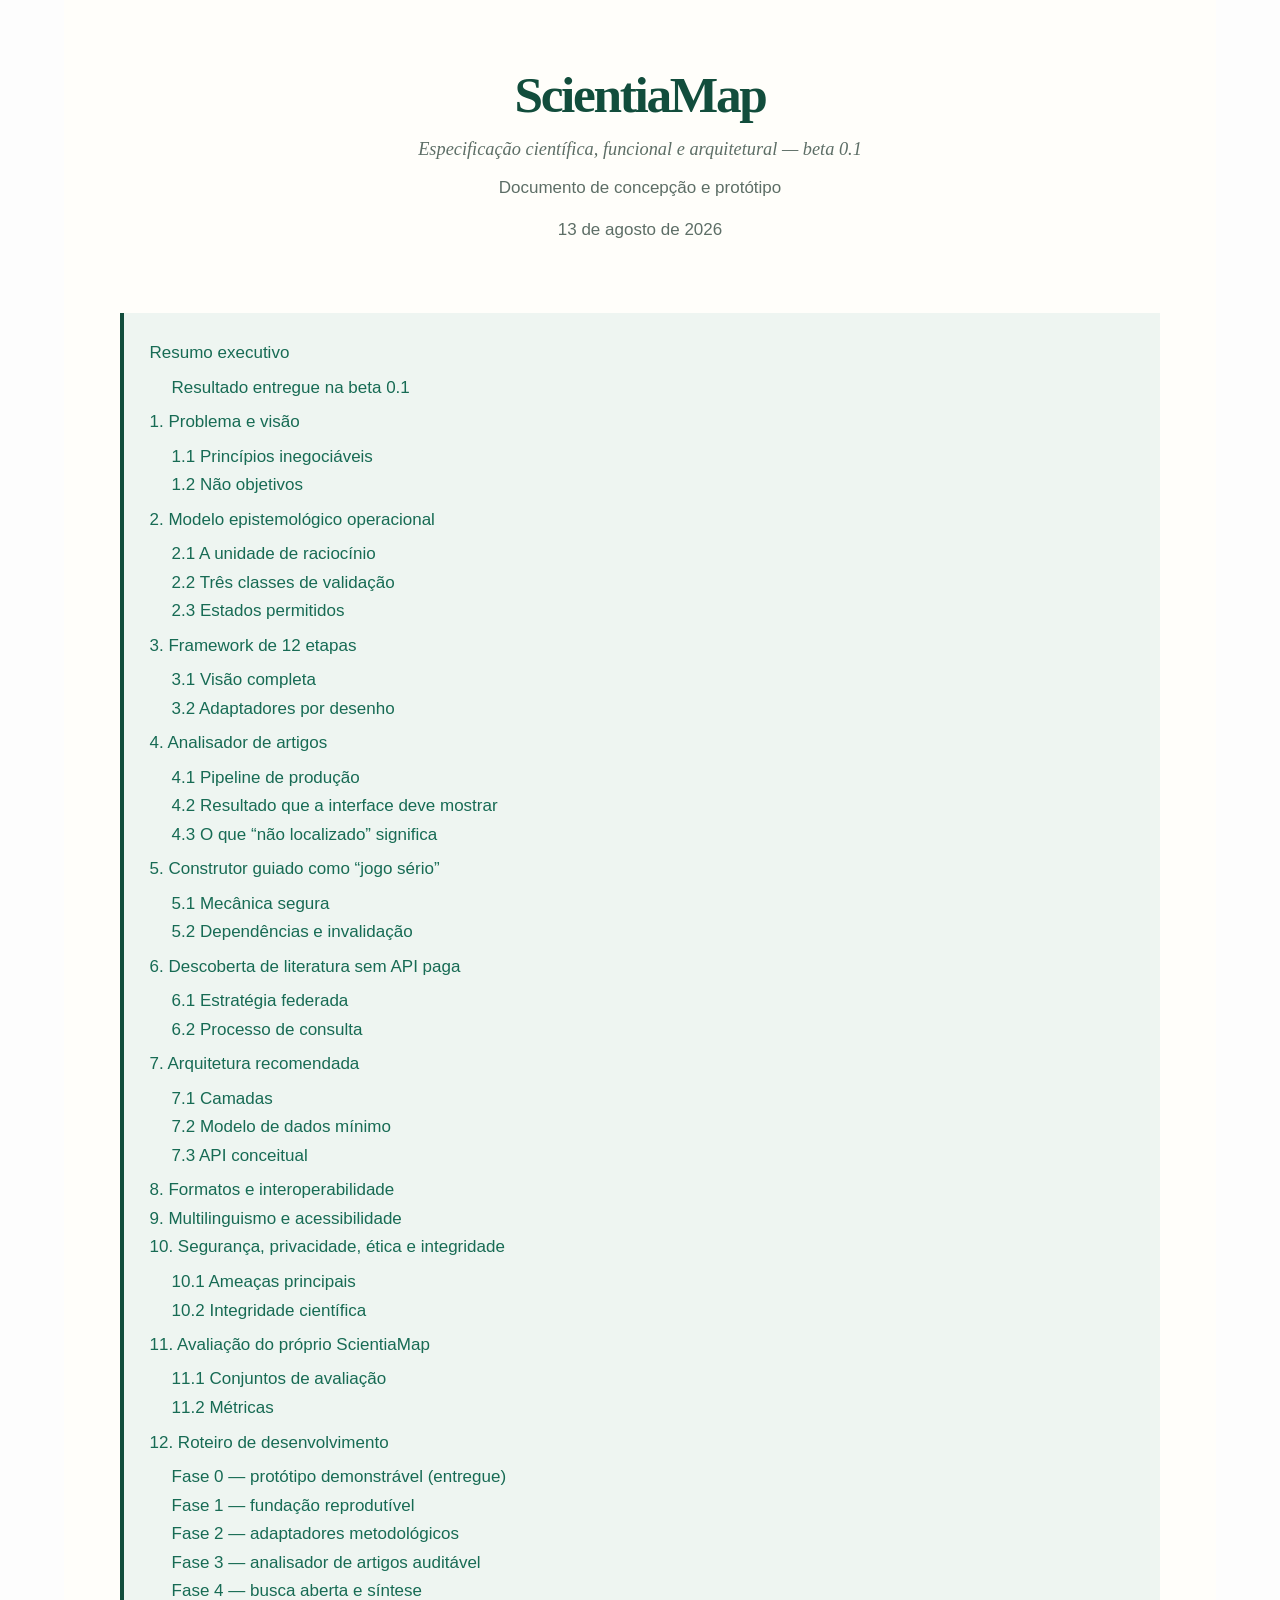
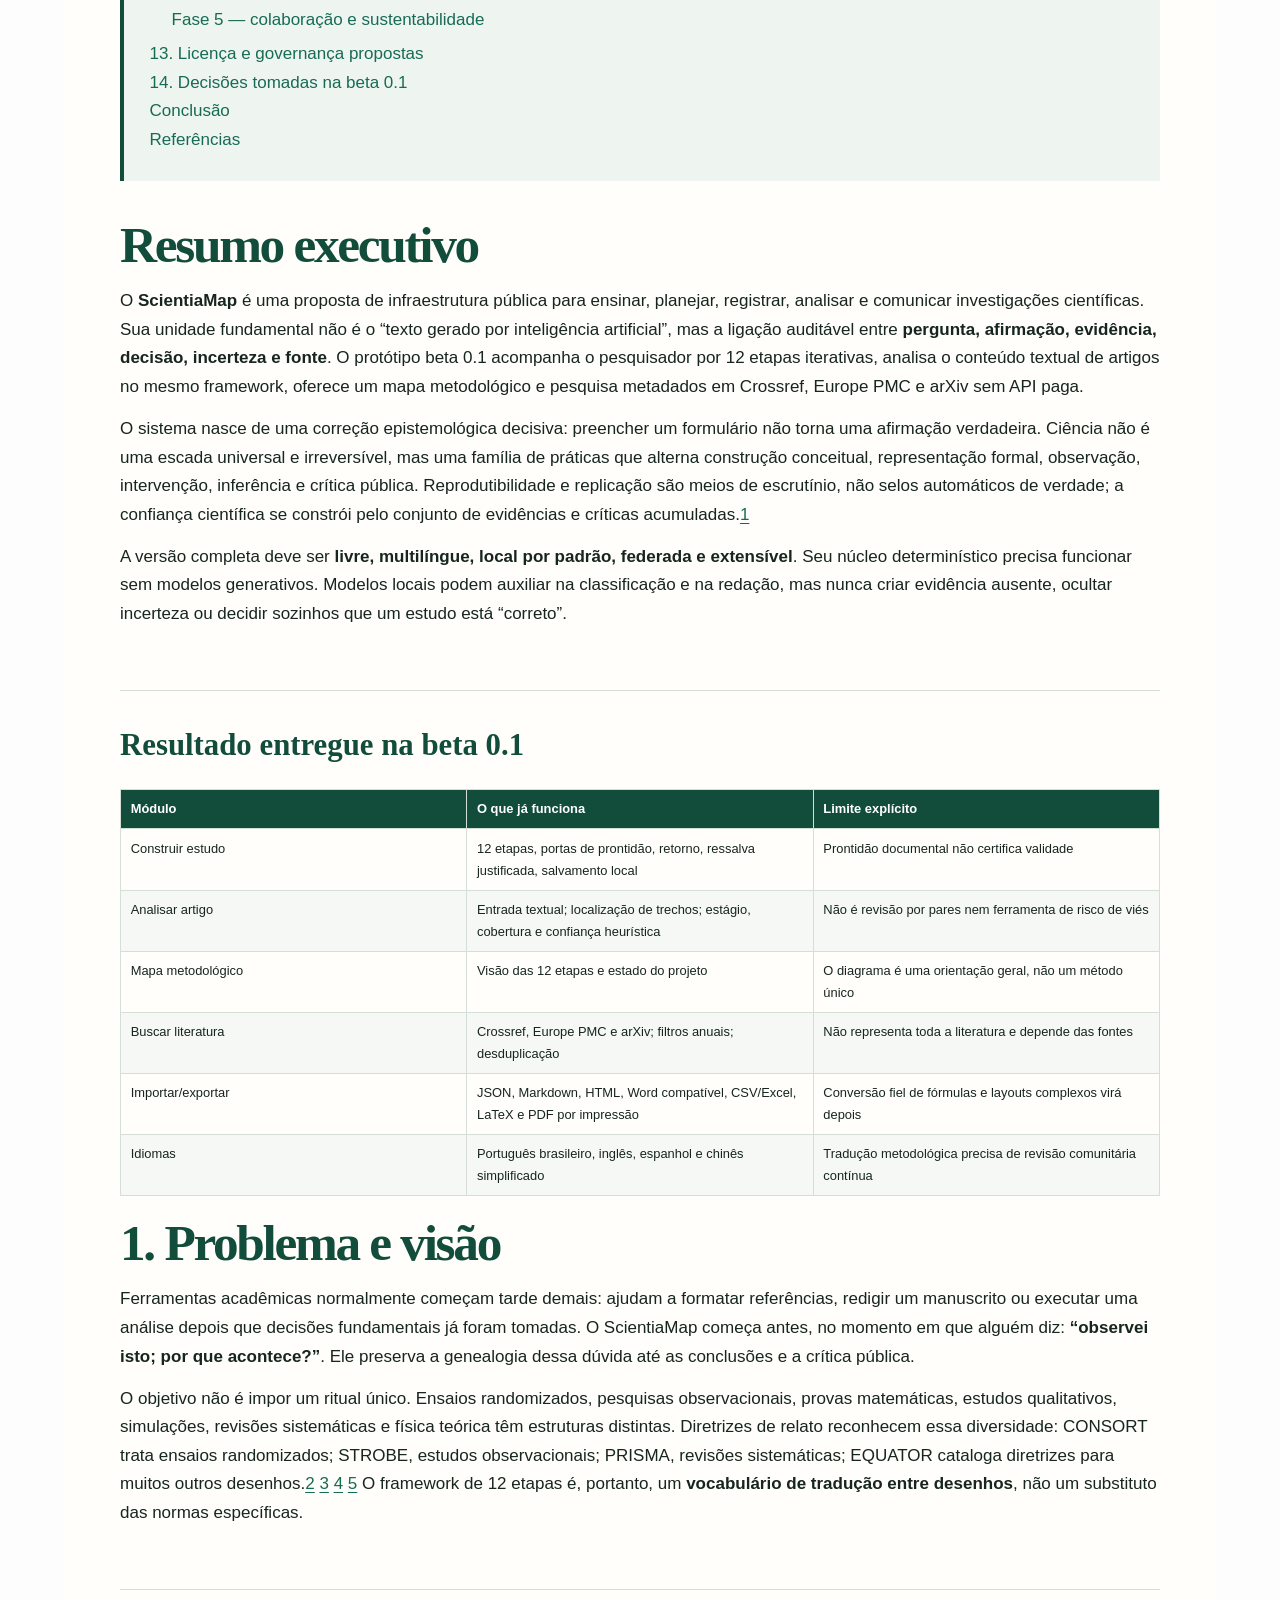
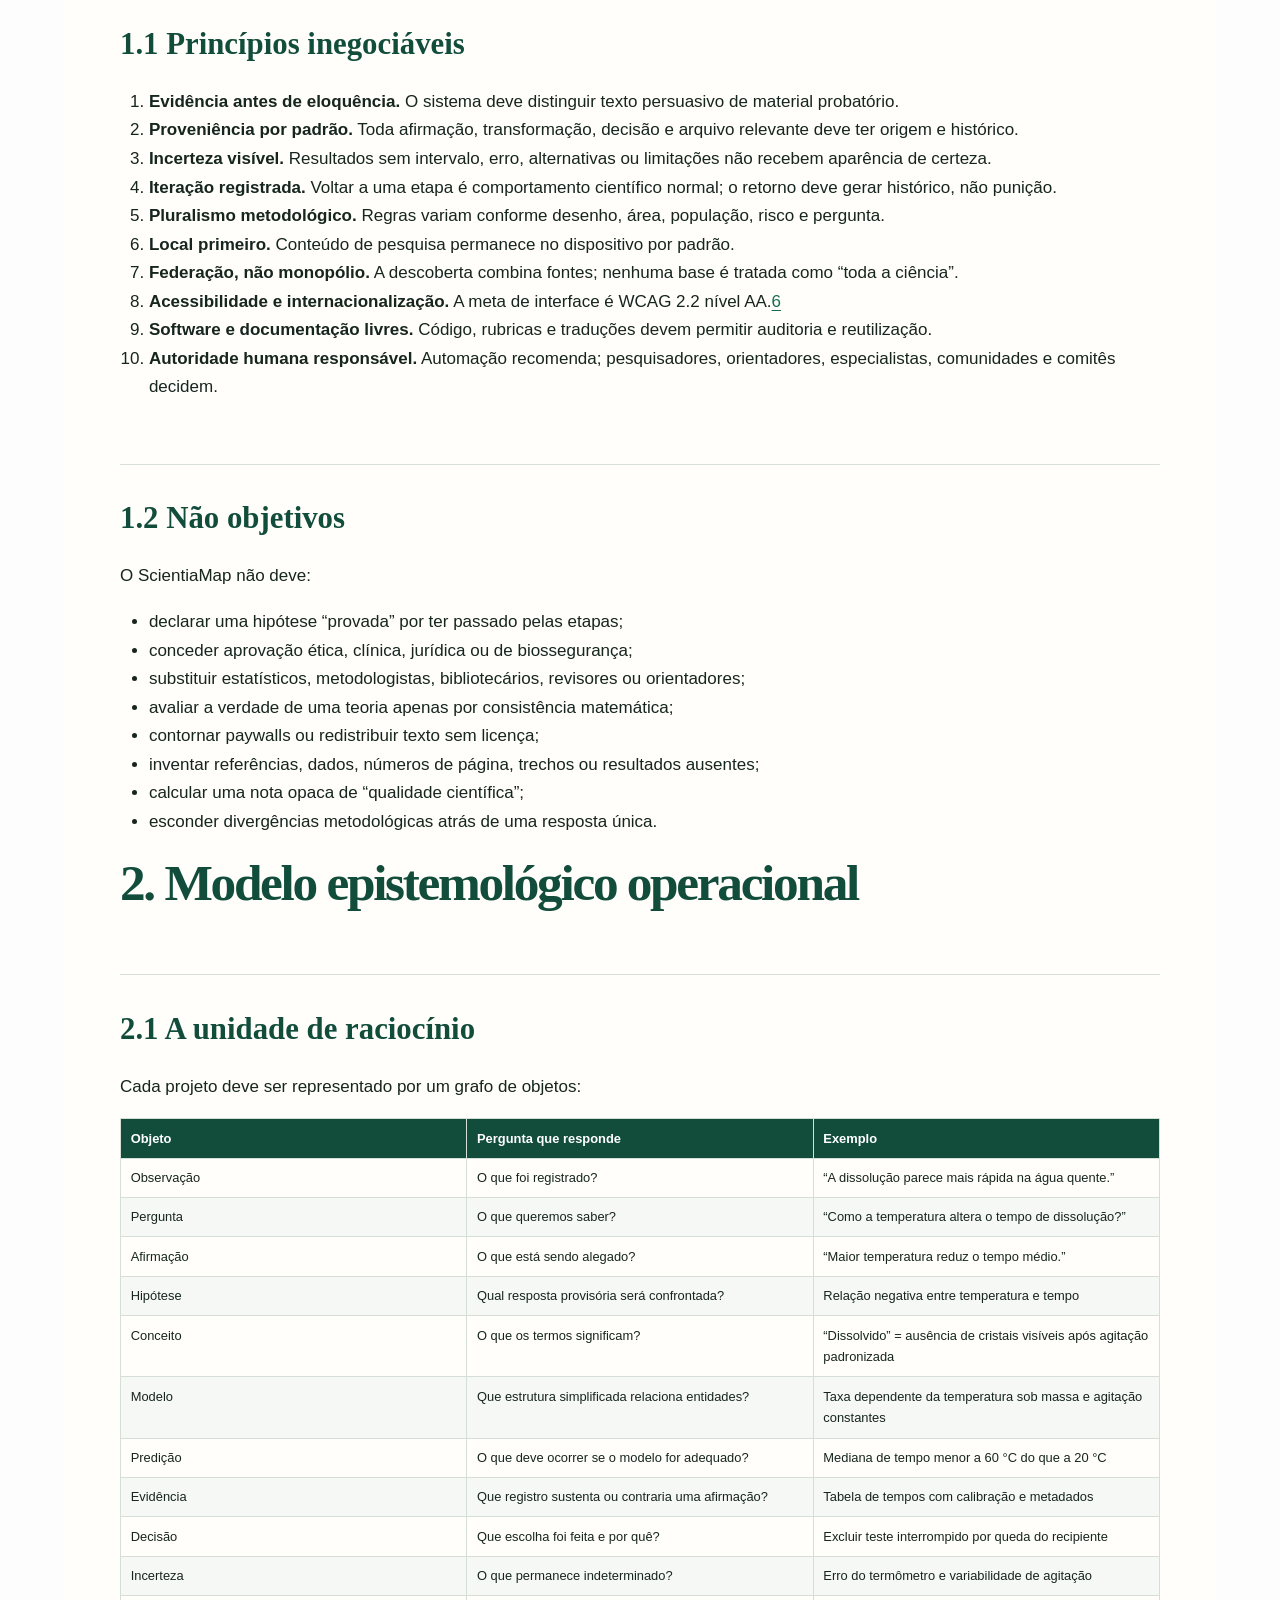
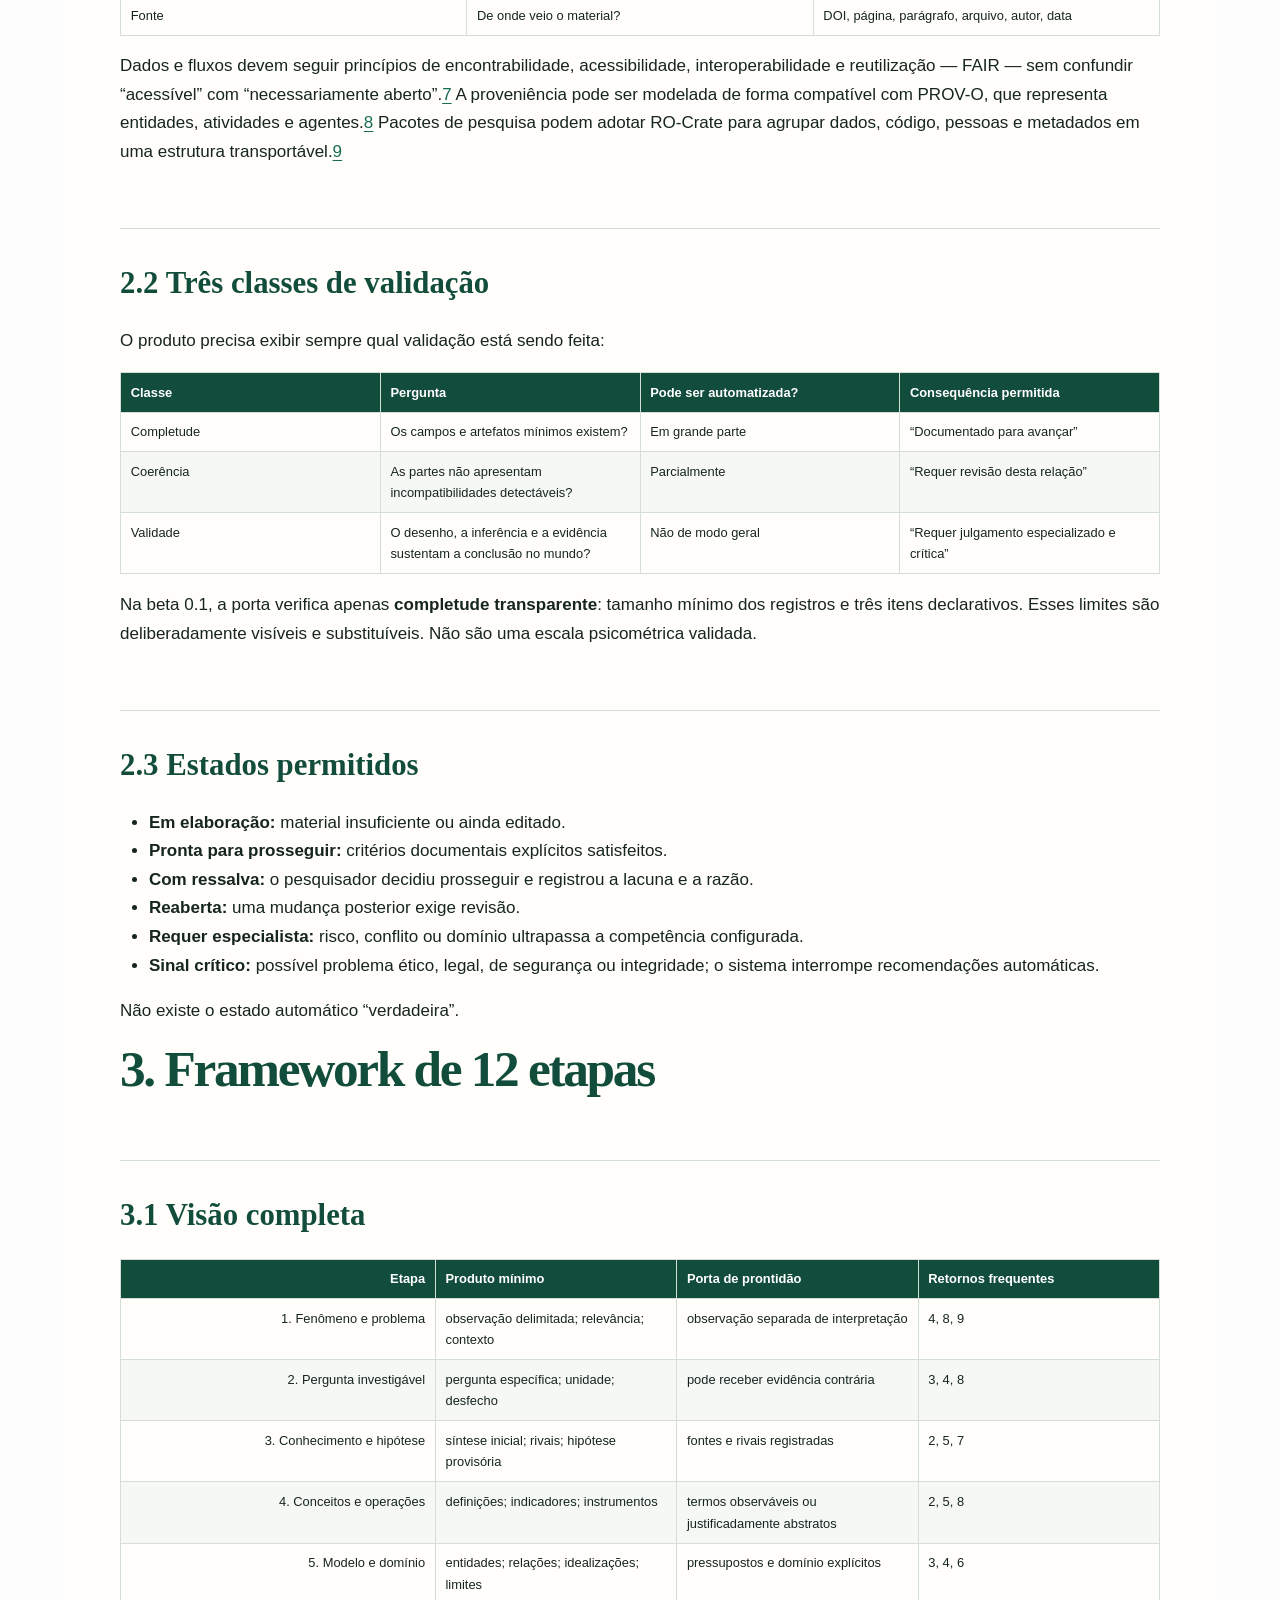
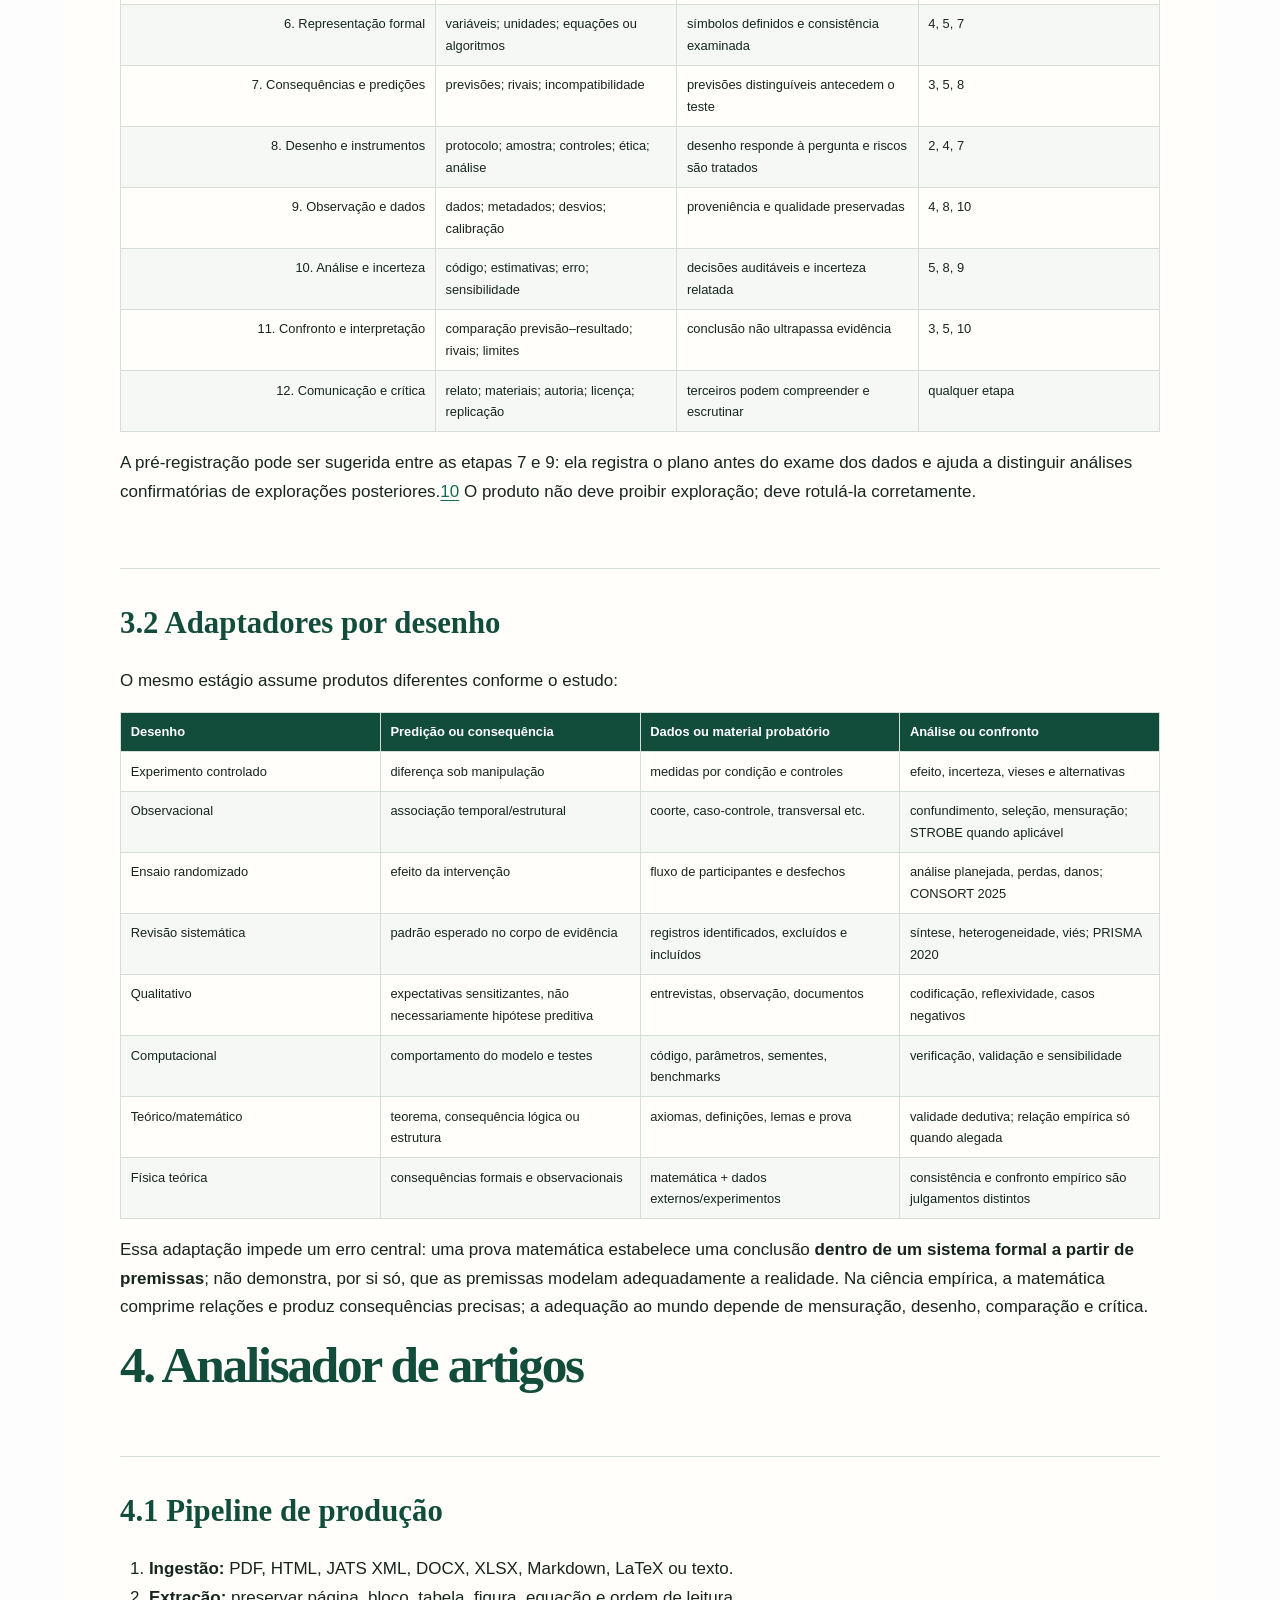
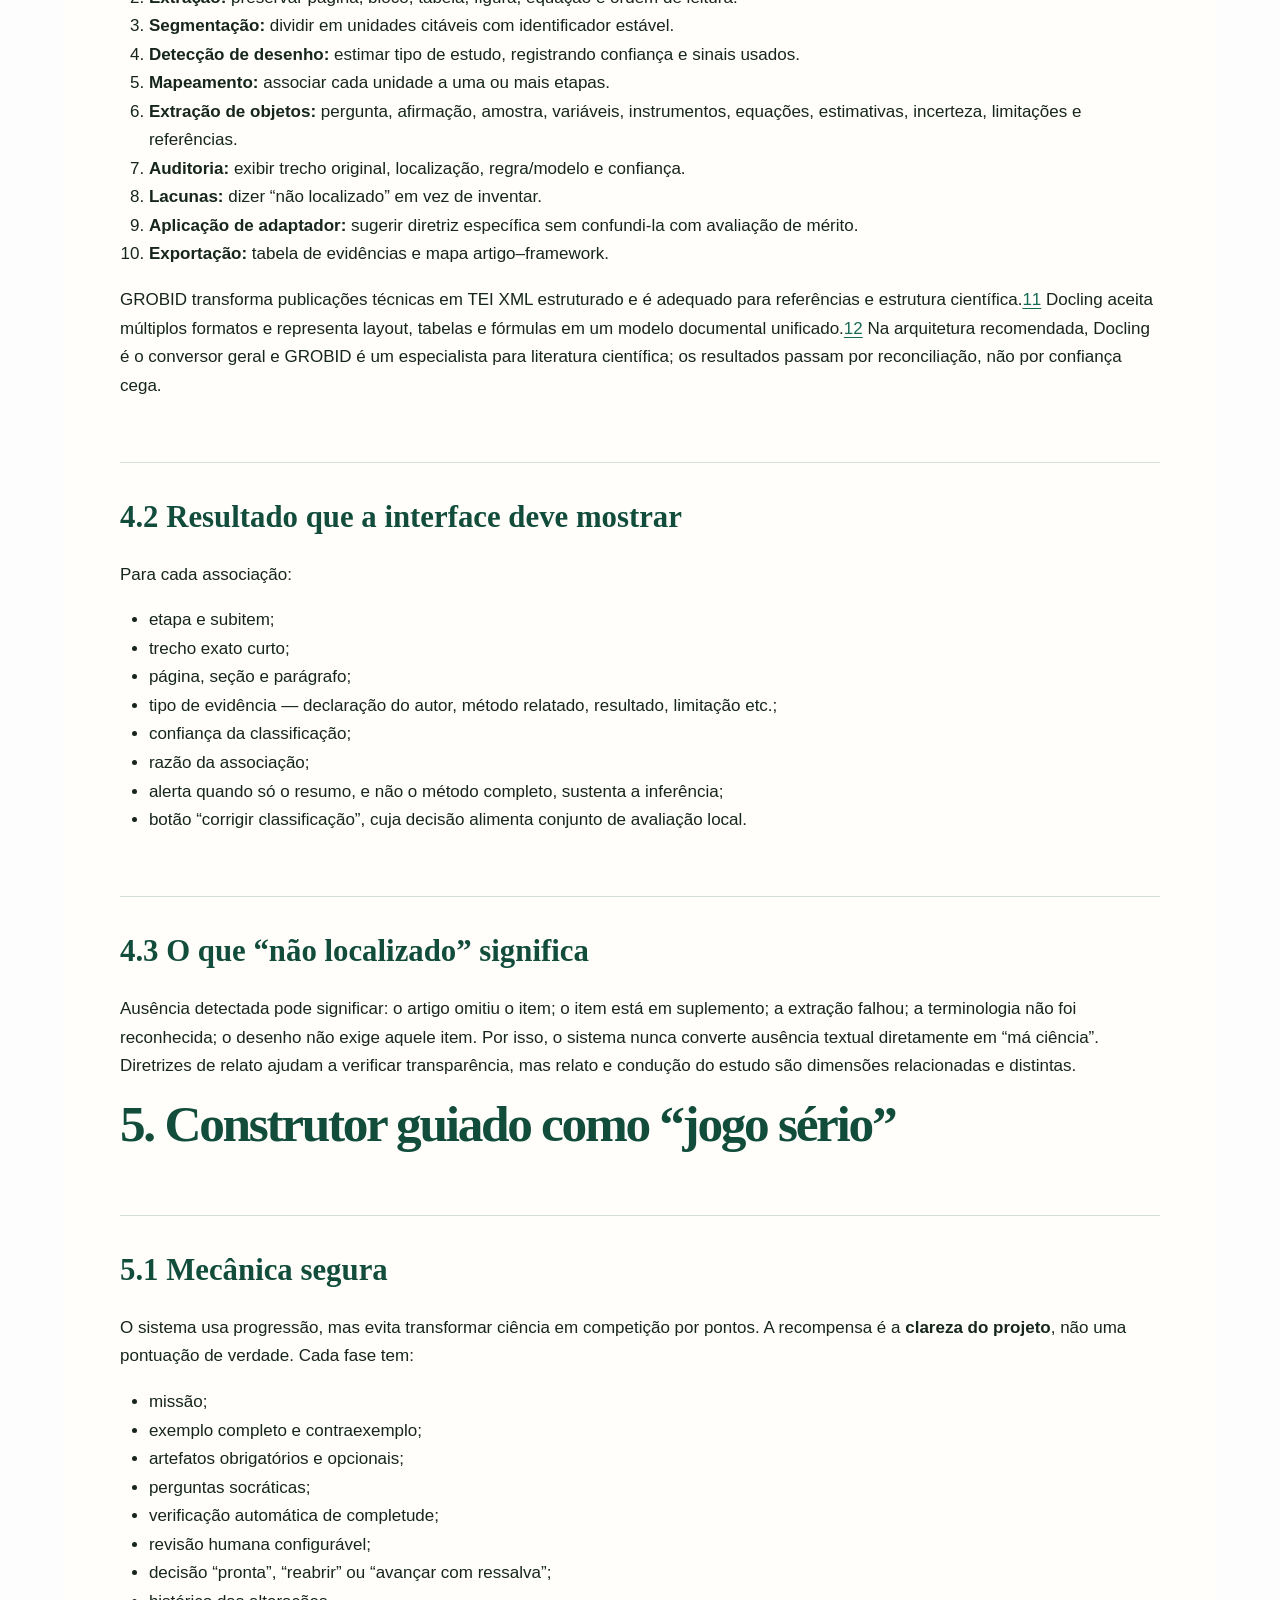
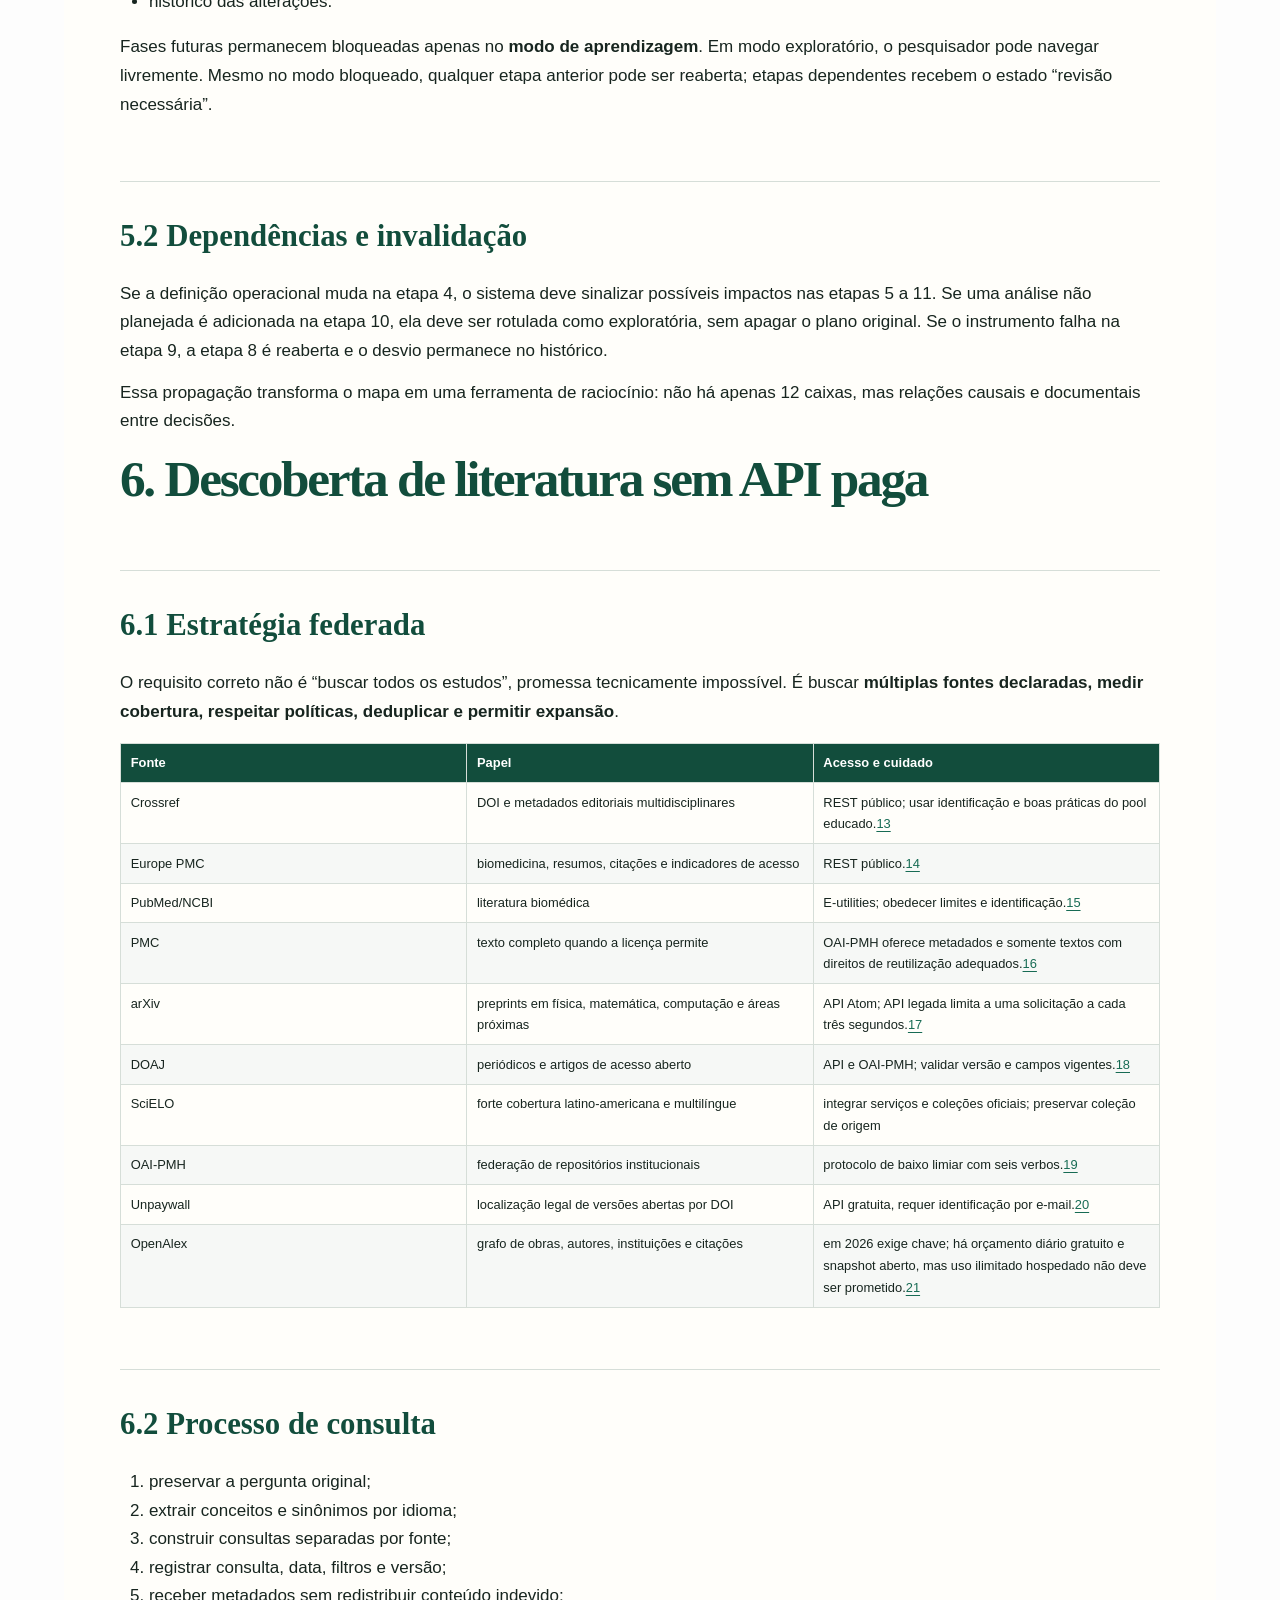
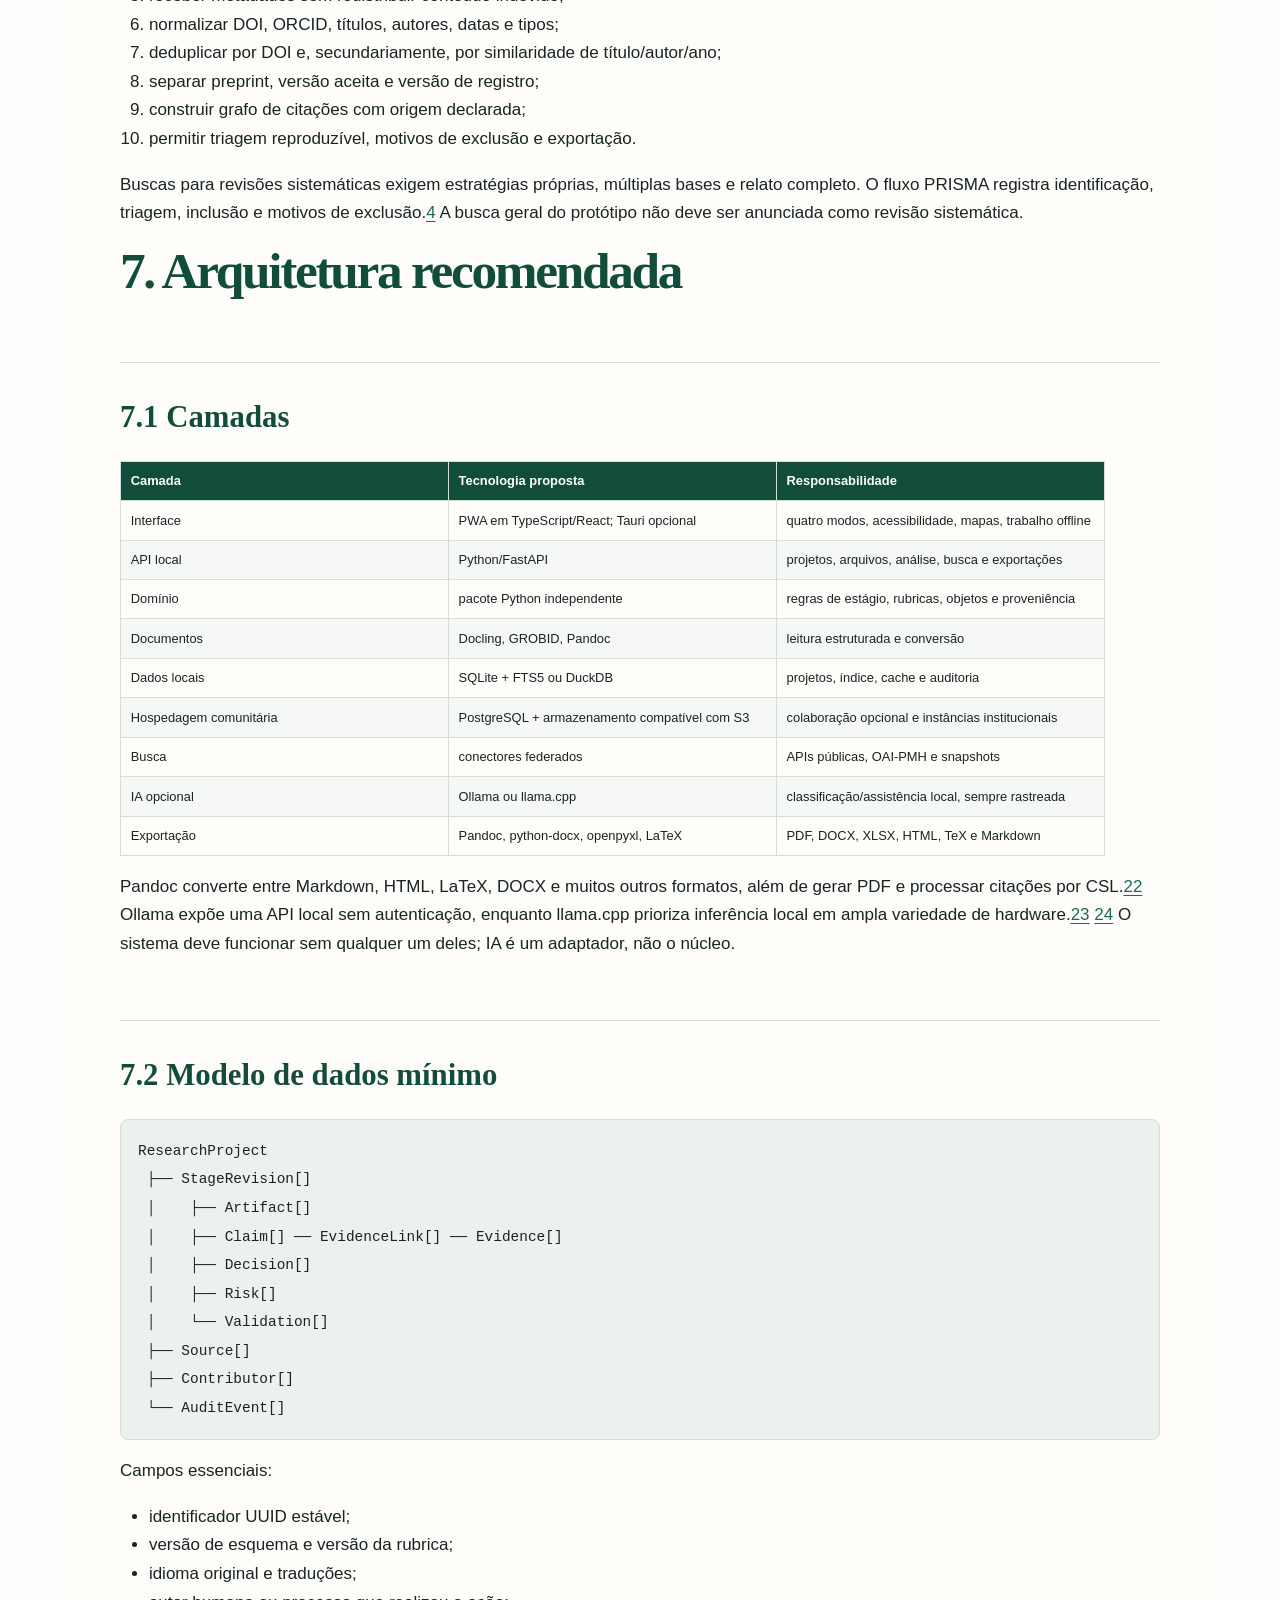
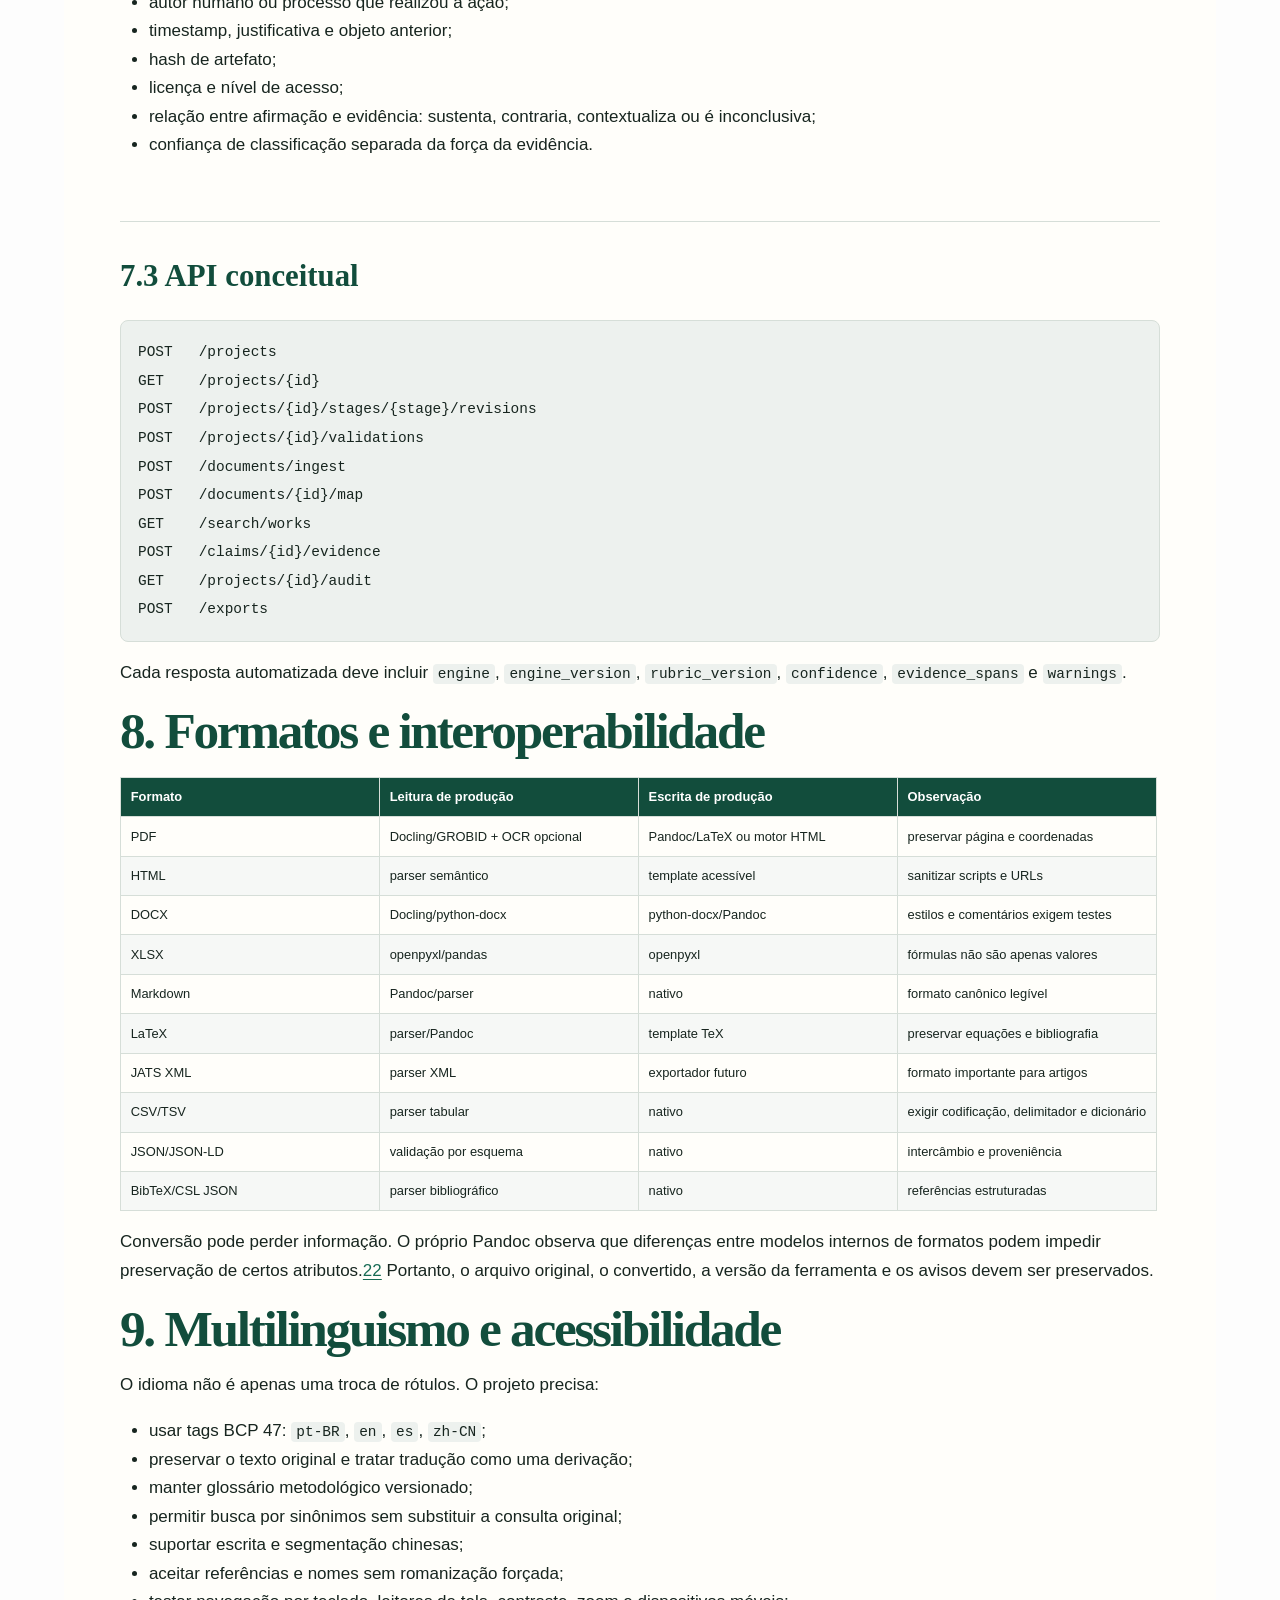
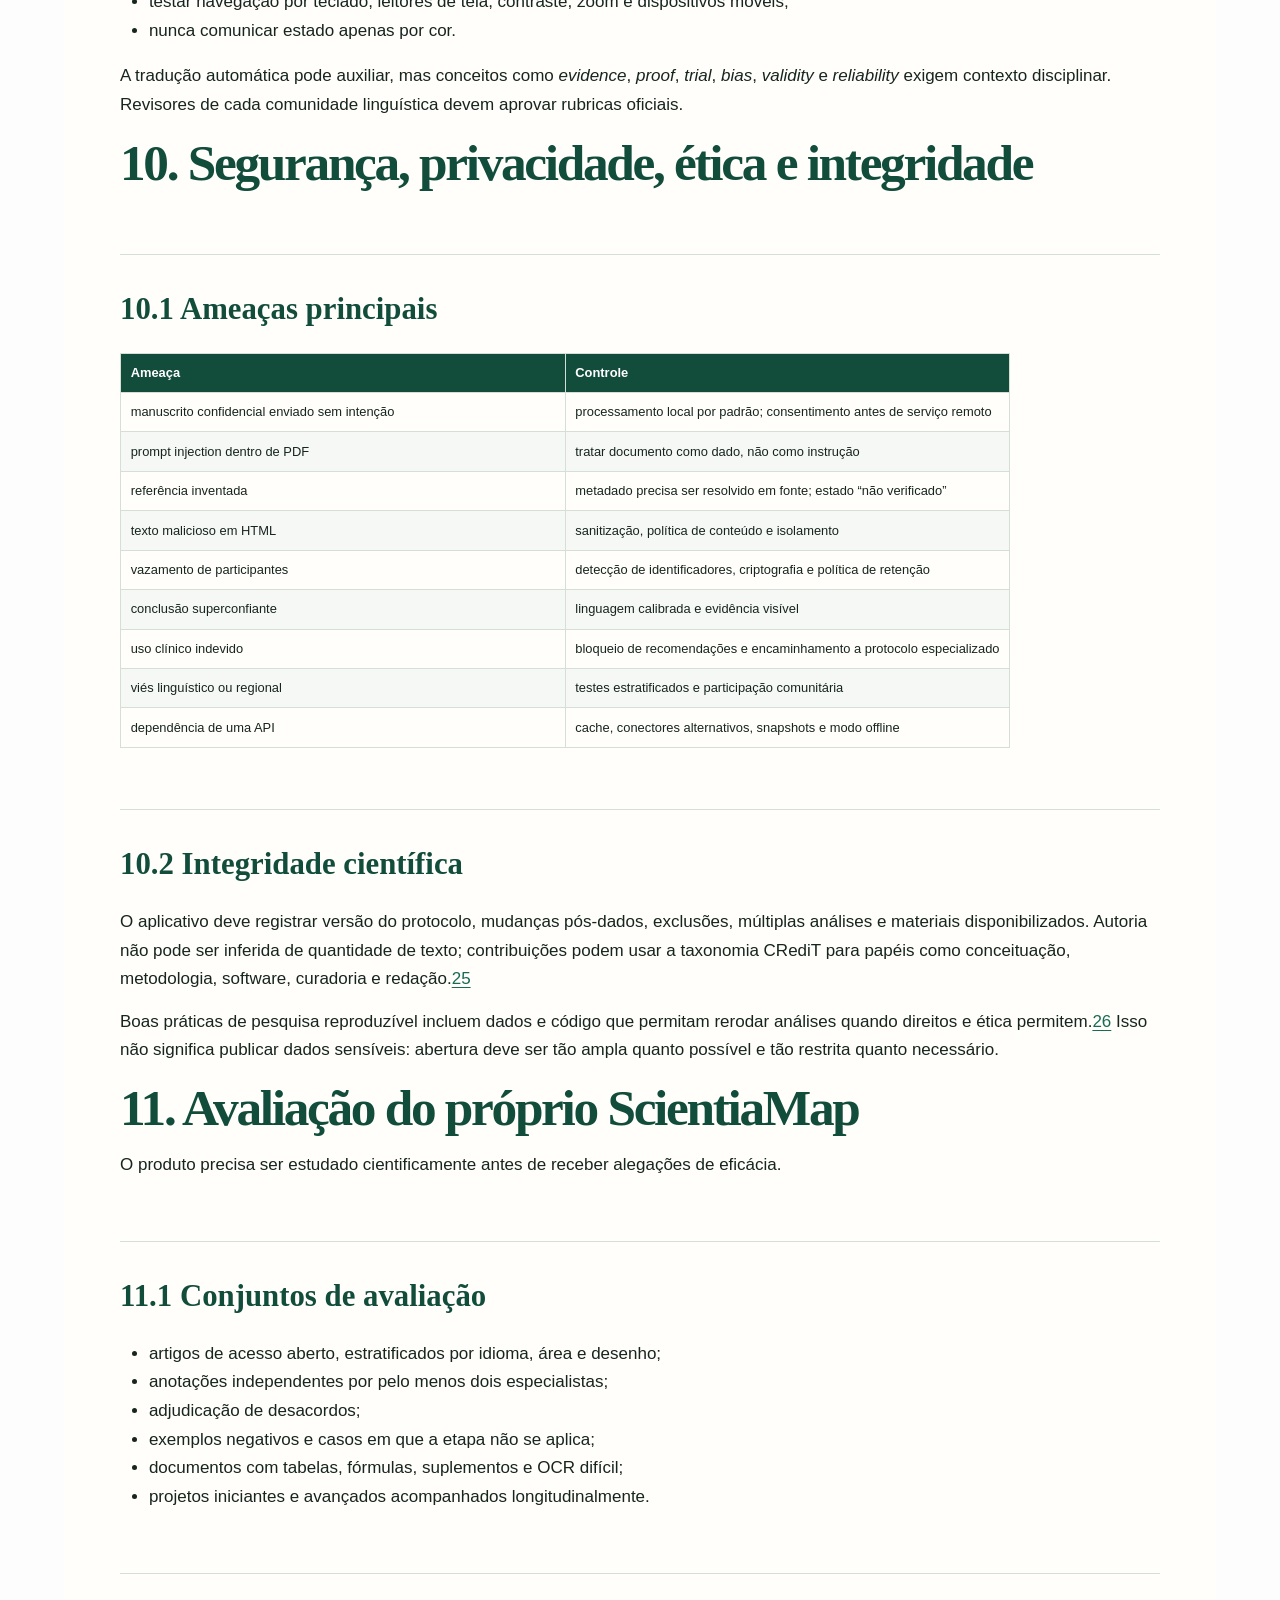
<file: scientiamap-v0.1/scientiamap-especificacao-v0.1.html>
<!DOCTYPE html>
<html xmlns="http://www.w3.org/1999/xhtml" lang="pt-BR" xml:lang="pt-BR">
<head>
  <meta charset="utf-8" />
  <meta name="generator" content="pandoc" />
  <meta name="viewport" content="width=device-width, initial-scale=1.0, user-scalable=yes" />
  <meta name="author" content="Documento de concepção e protótipo" />
  <title>ScientiaMap</title>
  <style>
    html {
      font-size: 11pt;
      color: #1a1a1a;
      background-color: #fdfdfd;
    }
    body {
      margin: 0 auto;
      max-width: 36em;
      padding-left: 50px;
      padding-right: 50px;
      padding-top: 50px;
      padding-bottom: 50px;
      hyphens: auto;
      overflow-wrap: break-word;
      text-rendering: optimizeLegibility;
      font-kerning: normal;
    }
    @media (max-width: 600px) {
      body {
        font-size: 0.9em;
        padding: 12px;
      }
      h1 {
        font-size: 1.8em;
      }
    }
    @media print {
      html {
        background-color: white;
      }
      body {
        background-color: transparent;
        color: black;
        font-size: 12pt;
      }
      p, h2, h3 {
        orphans: 3;
        widows: 3;
      }
      h2, h3, h4 {
        page-break-after: avoid;
      }
    }
    p {
      margin: 1em 0;
    }
    a {
      color: #1a1a1a;
    }
    a:visited {
      color: #1a1a1a;
    }
    img {
      max-width: 100%;
    }
    h1, h2, h3, h4, h5, h6 {
      margin-top: 1.4em;
    }
    h5, h6 {
      font-size: 1em;
      font-style: italic;
    }
    h6 {
      font-weight: normal;
    }
    ol, ul {
      padding-left: 1.7em;
      margin-top: 1em;
    }
    li > ol, li > ul {
      margin-top: 0;
    }
    blockquote {
      margin: 1em 0 1em 1.7em;
      padding-left: 1em;
      border-left: 2px solid #e6e6e6;
      color: #606060;
    }
    code {
      font-family: Menlo, Monaco, Consolas, 'Lucida Console', monospace;
      font-size: 85%;
      margin: 0;
      hyphens: manual;
    }
    pre {
      margin: 1em 0;
      overflow: auto;
    }
    pre code {
      padding: 0;
      overflow: visible;
      overflow-wrap: normal;
    }
    .sourceCode {
     background-color: transparent;
     overflow: visible;
    }
    hr {
      background-color: #1a1a1a;
      border: none;
      height: 1px;
      margin: 1em 0;
    }
    table {
      margin: 1em 0;
      border-collapse: collapse;
      width: 100%;
      overflow-x: auto;
      display: block;
      font-variant-numeric: lining-nums tabular-nums;
    }
    table caption {
      margin-bottom: 0.75em;
    }
    tbody {
      margin-top: 0.5em;
      border-top: 1px solid #1a1a1a;
      border-bottom: 1px solid #1a1a1a;
    }
    th {
      border-top: 1px solid #1a1a1a;
      padding: 0.25em 0.5em 0.25em 0.5em;
    }
    td {
      padding: 0.125em 0.5em 0.25em 0.5em;
    }
    header {
      margin-bottom: 4em;
      text-align: center;
    }
    #TOC li {
      list-style: none;
    }
    #TOC ul {
      padding-left: 1.3em;
    }
    #TOC > ul {
      padding-left: 0;
    }
    #TOC a:not(:hover) {
      text-decoration: none;
    }
    code{white-space: pre-wrap;}
    span.smallcaps{font-variant: small-caps;}
    div.columns{display: flex; gap: min(4vw, 1.5em);}
    div.column{flex: auto; overflow-x: auto;}
    div.hanging-indent{margin-left: 1.5em; text-indent: -1.5em;}
    /* The extra [class] is a hack that increases specificity enough to
       override a similar rule in reveal.js */
    ul.task-list[class]{list-style: none;}
    ul.task-list li input[type="checkbox"] {
      font-size: inherit;
      width: 0.8em;
      margin: 0 0.8em 0.2em -1.6em;
      vertical-align: middle;
    }
    .display.math{display: block; text-align: center; margin: 0.5rem auto;}
  </style>
  <style>
  :root{--ink:#17251f;--green:#124d3c;--muted:#5d6e66;--line:#d6ded8;--paper:#fffefa;--tint:#eef5f1;--warn:#fff3d9}body{max-width:1040px;margin:0 auto;padding:52px 56px 80px;background:var(--paper);color:var(--ink);font-family:Inter,"Segoe UI",Arial,sans-serif;font-size:17px;line-height:1.68}h1,h2,h3{font-family:Georgia,"Times New Roman",serif;color:var(--green);line-height:1.15}h1{font-size:3.5rem;letter-spacing:-.045em;margin:.25em 0}h2{font-size:2.1rem;border-top:1px solid var(--line);padding-top:1.2em;margin-top:2em}h3{font-size:1.35rem;margin-top:1.6em}p{margin:.8em 0}a{color:#176b54;text-decoration-thickness:1px;text-underline-offset:3px}blockquote{margin:1.4em 0;padding:.7em 1.2em;border-left:4px solid var(--green);background:var(--tint)}table{width:100%;border-collapse:collapse;margin:1.3em 0;font-size:.88rem}th{background:var(--green);color:white;text-align:left}th,td{padding:.65em .75em;border:1px solid var(--line);vertical-align:top}tr:nth-child(even) td{background:#f6f8f6}code{background:#edf1ee;border-radius:4px;padding:.12em .35em}pre{padding:1em;background:#edf1ee;border:1px solid var(--line);border-radius:8px;overflow:auto}pre code{padding:0}#TOC{margin:2em 0;padding:1.2em 1.5em;background:var(--tint);border-left:4px solid var(--green)}#TOC ul{margin:.35em 0}.subtitle{font:italic 1.25rem Georgia,serif;color:var(--muted)}.author,.date{color:var(--muted)}hr{border:0;border-top:1px solid var(--line)}@media(max-width:700px){body{padding:28px 20px;font-size:16px}h1{font-size:2.5rem}table{display:block;overflow-x:auto}}@media print{body{padding:0;max-width:none}a{color:inherit}h2{break-before:auto}table,pre,blockquote{break-inside:avoid}}
  </style>
</head>
<body>
<header id="title-block-header">
<h1 class="title">ScientiaMap</h1>
<p class="subtitle">Especificação científica, funcional e arquitetural —
beta 0.1</p>
<p class="author">Documento de concepção e protótipo</p>
<p class="date">13 de agosto de 2026</p>
</header>
<nav id="TOC" role="doc-toc">
<ul>
<li><a href="#resumo-executivo" id="toc-resumo-executivo">Resumo
executivo</a>
<ul>
<li><a href="#resultado-entregue-na-beta-0.1"
id="toc-resultado-entregue-na-beta-0.1">Resultado entregue na beta
0.1</a></li>
</ul></li>
<li><a href="#problema-e-visão" id="toc-problema-e-visão">1. Problema e
visão</a>
<ul>
<li><a href="#princípios-inegociáveis"
id="toc-princípios-inegociáveis">1.1 Princípios inegociáveis</a></li>
<li><a href="#não-objetivos" id="toc-não-objetivos">1.2 Não
objetivos</a></li>
</ul></li>
<li><a href="#modelo-epistemológico-operacional"
id="toc-modelo-epistemológico-operacional">2. Modelo epistemológico
operacional</a>
<ul>
<li><a href="#a-unidade-de-raciocínio"
id="toc-a-unidade-de-raciocínio">2.1 A unidade de raciocínio</a></li>
<li><a href="#três-classes-de-validação"
id="toc-três-classes-de-validação">2.2 Três classes de
validação</a></li>
<li><a href="#estados-permitidos" id="toc-estados-permitidos">2.3
Estados permitidos</a></li>
</ul></li>
<li><a href="#framework-de-12-etapas" id="toc-framework-de-12-etapas">3.
Framework de 12 etapas</a>
<ul>
<li><a href="#visão-completa" id="toc-visão-completa">3.1 Visão
completa</a></li>
<li><a href="#adaptadores-por-desenho"
id="toc-adaptadores-por-desenho">3.2 Adaptadores por desenho</a></li>
</ul></li>
<li><a href="#analisador-de-artigos" id="toc-analisador-de-artigos">4.
Analisador de artigos</a>
<ul>
<li><a href="#pipeline-de-produção" id="toc-pipeline-de-produção">4.1
Pipeline de produção</a></li>
<li><a href="#resultado-que-a-interface-deve-mostrar"
id="toc-resultado-que-a-interface-deve-mostrar">4.2 Resultado que a
interface deve mostrar</a></li>
<li><a href="#o-que-não-localizado-significa"
id="toc-o-que-não-localizado-significa">4.3 O que “não localizado”
significa</a></li>
</ul></li>
<li><a href="#construtor-guiado-como-jogo-sério"
id="toc-construtor-guiado-como-jogo-sério">5. Construtor guiado como
“jogo sério”</a>
<ul>
<li><a href="#mecânica-segura" id="toc-mecânica-segura">5.1 Mecânica
segura</a></li>
<li><a href="#dependências-e-invalidação"
id="toc-dependências-e-invalidação">5.2 Dependências e
invalidação</a></li>
</ul></li>
<li><a href="#descoberta-de-literatura-sem-api-paga"
id="toc-descoberta-de-literatura-sem-api-paga">6. Descoberta de
literatura sem API paga</a>
<ul>
<li><a href="#estratégia-federada" id="toc-estratégia-federada">6.1
Estratégia federada</a></li>
<li><a href="#processo-de-consulta" id="toc-processo-de-consulta">6.2
Processo de consulta</a></li>
</ul></li>
<li><a href="#arquitetura-recomendada"
id="toc-arquitetura-recomendada">7. Arquitetura recomendada</a>
<ul>
<li><a href="#camadas" id="toc-camadas">7.1 Camadas</a></li>
<li><a href="#modelo-de-dados-mínimo"
id="toc-modelo-de-dados-mínimo">7.2 Modelo de dados mínimo</a></li>
<li><a href="#api-conceitual" id="toc-api-conceitual">7.3 API
conceitual</a></li>
</ul></li>
<li><a href="#formatos-e-interoperabilidade"
id="toc-formatos-e-interoperabilidade">8. Formatos e
interoperabilidade</a></li>
<li><a href="#multilinguismo-e-acessibilidade"
id="toc-multilinguismo-e-acessibilidade">9. Multilinguismo e
acessibilidade</a></li>
<li><a href="#segurança-privacidade-ética-e-integridade"
id="toc-segurança-privacidade-ética-e-integridade">10. Segurança,
privacidade, ética e integridade</a>
<ul>
<li><a href="#ameaças-principais" id="toc-ameaças-principais">10.1
Ameaças principais</a></li>
<li><a href="#integridade-científica"
id="toc-integridade-científica">10.2 Integridade científica</a></li>
</ul></li>
<li><a href="#avaliação-do-próprio-scientiamap"
id="toc-avaliação-do-próprio-scientiamap">11. Avaliação do próprio
ScientiaMap</a>
<ul>
<li><a href="#conjuntos-de-avaliação"
id="toc-conjuntos-de-avaliação">11.1 Conjuntos de avaliação</a></li>
<li><a href="#métricas" id="toc-métricas">11.2 Métricas</a></li>
</ul></li>
<li><a href="#roteiro-de-desenvolvimento"
id="toc-roteiro-de-desenvolvimento">12. Roteiro de desenvolvimento</a>
<ul>
<li><a href="#fase-0-protótipo-demonstrável-entregue"
id="toc-fase-0-protótipo-demonstrável-entregue">Fase 0 — protótipo
demonstrável (entregue)</a></li>
<li><a href="#fase-1-fundação-reprodutível"
id="toc-fase-1-fundação-reprodutível">Fase 1 — fundação
reprodutível</a></li>
<li><a href="#fase-2-adaptadores-metodológicos"
id="toc-fase-2-adaptadores-metodológicos">Fase 2 — adaptadores
metodológicos</a></li>
<li><a href="#fase-3-analisador-de-artigos-auditável"
id="toc-fase-3-analisador-de-artigos-auditável">Fase 3 — analisador de
artigos auditável</a></li>
<li><a href="#fase-4-busca-aberta-e-síntese"
id="toc-fase-4-busca-aberta-e-síntese">Fase 4 — busca aberta e
síntese</a></li>
<li><a href="#fase-5-colaboração-e-sustentabilidade"
id="toc-fase-5-colaboração-e-sustentabilidade">Fase 5 — colaboração e
sustentabilidade</a></li>
</ul></li>
<li><a href="#licença-e-governança-propostas"
id="toc-licença-e-governança-propostas">13. Licença e governança
propostas</a></li>
<li><a href="#decisões-tomadas-na-beta-0.1"
id="toc-decisões-tomadas-na-beta-0.1">14. Decisões tomadas na beta
0.1</a></li>
<li><a href="#conclusão" id="toc-conclusão">Conclusão</a></li>
<li><a href="#referências" id="toc-referências">Referências</a></li>
</ul>
</nav>
<h1 id="resumo-executivo">Resumo executivo</h1>
<p>O <strong>ScientiaMap</strong> é uma proposta de infraestrutura
pública para ensinar, planejar, registrar, analisar e comunicar
investigações científicas. Sua unidade fundamental não é o “texto gerado
por inteligência artificial”, mas a ligação auditável entre
<strong>pergunta, afirmação, evidência, decisão, incerteza e
fonte</strong>. O protótipo beta 0.1 acompanha o pesquisador por 12
etapas iterativas, analisa o conteúdo textual de artigos no mesmo
framework, oferece um mapa metodológico e pesquisa metadados em
Crossref, Europe PMC e arXiv sem API paga.</p>
<p>O sistema nasce de uma correção epistemológica decisiva: preencher um
formulário não torna uma afirmação verdadeira. Ciência não é uma escada
universal e irreversível, mas uma família de práticas que alterna
construção conceitual, representação formal, observação, intervenção,
inferência e crítica pública. Reprodutibilidade e replicação são meios
de escrutínio, não selos automáticos de verdade; a confiança científica
se constrói pelo conjunto de evidências e críticas acumuladas.<a
href="#ref-1">1</a></p>
<p>A versão completa deve ser <strong>livre, multilíngue, local por
padrão, federada e extensível</strong>. Seu núcleo determinístico
precisa funcionar sem modelos generativos. Modelos locais podem auxiliar
na classificação e na redação, mas nunca criar evidência ausente,
ocultar incerteza ou decidir sozinhos que um estudo está “correto”.</p>
<h2 id="resultado-entregue-na-beta-0.1">Resultado entregue na beta
0.1</h2>
<table>
<colgroup>
<col style="width: 33%" />
<col style="width: 33%" />
<col style="width: 33%" />
</colgroup>
<thead>
<tr class="header">
<th>Módulo</th>
<th>O que já funciona</th>
<th>Limite explícito</th>
</tr>
</thead>
<tbody>
<tr class="odd">
<td>Construir estudo</td>
<td>12 etapas, portas de prontidão, retorno, ressalva justificada,
salvamento local</td>
<td>Prontidão documental não certifica validade</td>
</tr>
<tr class="even">
<td>Analisar artigo</td>
<td>Entrada textual; localização de trechos; estágio, cobertura e
confiança heurística</td>
<td>Não é revisão por pares nem ferramenta de risco de viés</td>
</tr>
<tr class="odd">
<td>Mapa metodológico</td>
<td>Visão das 12 etapas e estado do projeto</td>
<td>O diagrama é uma orientação geral, não um método único</td>
</tr>
<tr class="even">
<td>Buscar literatura</td>
<td>Crossref, Europe PMC e arXiv; filtros anuais; desduplicação</td>
<td>Não representa toda a literatura e depende das fontes</td>
</tr>
<tr class="odd">
<td>Importar/exportar</td>
<td>JSON, Markdown, HTML, Word compatível, CSV/Excel, LaTeX e PDF por
impressão</td>
<td>Conversão fiel de fórmulas e layouts complexos virá depois</td>
</tr>
<tr class="even">
<td>Idiomas</td>
<td>Português brasileiro, inglês, espanhol e chinês simplificado</td>
<td>Tradução metodológica precisa de revisão comunitária contínua</td>
</tr>
</tbody>
</table>
<h1 id="problema-e-visão">1. Problema e visão</h1>
<p>Ferramentas acadêmicas normalmente começam tarde demais: ajudam a
formatar referências, redigir um manuscrito ou executar uma análise
depois que decisões fundamentais já foram tomadas. O ScientiaMap começa
antes, no momento em que alguém diz: <strong>“observei isto; por que
acontece?”</strong>. Ele preserva a genealogia dessa dúvida até as
conclusões e a crítica pública.</p>
<p>O objetivo não é impor um ritual único. Ensaios randomizados,
pesquisas observacionais, provas matemáticas, estudos qualitativos,
simulações, revisões sistemáticas e física teórica têm estruturas
distintas. Diretrizes de relato reconhecem essa diversidade: CONSORT
trata ensaios randomizados; STROBE, estudos observacionais; PRISMA,
revisões sistemáticas; EQUATOR cataloga diretrizes para muitos outros
desenhos.<a href="#ref-2">2</a> <a href="#ref-3">3</a> <a
href="#ref-4">4</a> <a href="#ref-5">5</a> O framework de 12 etapas é,
portanto, um <strong>vocabulário de tradução entre desenhos</strong>,
não um substituto das normas específicas.</p>
<h2 id="princípios-inegociáveis">1.1 Princípios inegociáveis</h2>
<ol type="1">
<li><strong>Evidência antes de eloquência.</strong> O sistema deve
distinguir texto persuasivo de material probatório.</li>
<li><strong>Proveniência por padrão.</strong> Toda afirmação,
transformação, decisão e arquivo relevante deve ter origem e
histórico.</li>
<li><strong>Incerteza visível.</strong> Resultados sem intervalo, erro,
alternativas ou limitações não recebem aparência de certeza.</li>
<li><strong>Iteração registrada.</strong> Voltar a uma etapa é
comportamento científico normal; o retorno deve gerar histórico, não
punição.</li>
<li><strong>Pluralismo metodológico.</strong> Regras variam conforme
desenho, área, população, risco e pergunta.</li>
<li><strong>Local primeiro.</strong> Conteúdo de pesquisa permanece no
dispositivo por padrão.</li>
<li><strong>Federação, não monopólio.</strong> A descoberta combina
fontes; nenhuma base é tratada como “toda a ciência”.</li>
<li><strong>Acessibilidade e internacionalização.</strong> A meta de
interface é WCAG 2.2 nível AA.<a href="#ref-6">6</a></li>
<li><strong>Software e documentação livres.</strong> Código, rubricas e
traduções devem permitir auditoria e reutilização.</li>
<li><strong>Autoridade humana responsável.</strong> Automação recomenda;
pesquisadores, orientadores, especialistas, comunidades e comitês
decidem.</li>
</ol>
<h2 id="não-objetivos">1.2 Não objetivos</h2>
<p>O ScientiaMap não deve:</p>
<ul>
<li>declarar uma hipótese “provada” por ter passado pelas etapas;</li>
<li>conceder aprovação ética, clínica, jurídica ou de
biossegurança;</li>
<li>substituir estatísticos, metodologistas, bibliotecários, revisores
ou orientadores;</li>
<li>avaliar a verdade de uma teoria apenas por consistência
matemática;</li>
<li>contornar paywalls ou redistribuir texto sem licença;</li>
<li>inventar referências, dados, números de página, trechos ou
resultados ausentes;</li>
<li>calcular uma nota opaca de “qualidade científica”;</li>
<li>esconder divergências metodológicas atrás de uma resposta
única.</li>
</ul>
<h1 id="modelo-epistemológico-operacional">2. Modelo epistemológico
operacional</h1>
<h2 id="a-unidade-de-raciocínio">2.1 A unidade de raciocínio</h2>
<p>Cada projeto deve ser representado por um grafo de objetos:</p>
<table>
<colgroup>
<col style="width: 33%" />
<col style="width: 33%" />
<col style="width: 33%" />
</colgroup>
<thead>
<tr class="header">
<th>Objeto</th>
<th>Pergunta que responde</th>
<th>Exemplo</th>
</tr>
</thead>
<tbody>
<tr class="odd">
<td>Observação</td>
<td>O que foi registrado?</td>
<td>“A dissolução parece mais rápida na água quente.”</td>
</tr>
<tr class="even">
<td>Pergunta</td>
<td>O que queremos saber?</td>
<td>“Como a temperatura altera o tempo de dissolução?”</td>
</tr>
<tr class="odd">
<td>Afirmação</td>
<td>O que está sendo alegado?</td>
<td>“Maior temperatura reduz o tempo médio.”</td>
</tr>
<tr class="even">
<td>Hipótese</td>
<td>Qual resposta provisória será confrontada?</td>
<td>Relação negativa entre temperatura e tempo</td>
</tr>
<tr class="odd">
<td>Conceito</td>
<td>O que os termos significam?</td>
<td>“Dissolvido” = ausência de cristais visíveis após agitação
padronizada</td>
</tr>
<tr class="even">
<td>Modelo</td>
<td>Que estrutura simplificada relaciona entidades?</td>
<td>Taxa dependente da temperatura sob massa e agitação constantes</td>
</tr>
<tr class="odd">
<td>Predição</td>
<td>O que deve ocorrer se o modelo for adequado?</td>
<td>Mediana de tempo menor a 60 °C do que a 20 °C</td>
</tr>
<tr class="even">
<td>Evidência</td>
<td>Que registro sustenta ou contraria uma afirmação?</td>
<td>Tabela de tempos com calibração e metadados</td>
</tr>
<tr class="odd">
<td>Decisão</td>
<td>Que escolha foi feita e por quê?</td>
<td>Excluir teste interrompido por queda do recipiente</td>
</tr>
<tr class="even">
<td>Incerteza</td>
<td>O que permanece indeterminado?</td>
<td>Erro do termômetro e variabilidade de agitação</td>
</tr>
<tr class="odd">
<td>Fonte</td>
<td>De onde veio o material?</td>
<td>DOI, página, parágrafo, arquivo, autor, data</td>
</tr>
</tbody>
</table>
<p>Dados e fluxos devem seguir princípios de encontrabilidade,
acessibilidade, interoperabilidade e reutilização — FAIR — sem confundir
“acessível” com “necessariamente aberto”.<a href="#ref-7">7</a> A
proveniência pode ser modelada de forma compatível com PROV-O, que
representa entidades, atividades e agentes.<a href="#ref-8">8</a>
Pacotes de pesquisa podem adotar RO-Crate para agrupar dados, código,
pessoas e metadados em uma estrutura transportável.<a
href="#ref-9">9</a></p>
<h2 id="três-classes-de-validação">2.2 Três classes de validação</h2>
<p>O produto precisa exibir sempre qual validação está sendo feita:</p>
<table>
<colgroup>
<col style="width: 25%" />
<col style="width: 25%" />
<col style="width: 25%" />
<col style="width: 25%" />
</colgroup>
<thead>
<tr class="header">
<th>Classe</th>
<th>Pergunta</th>
<th>Pode ser automatizada?</th>
<th>Consequência permitida</th>
</tr>
</thead>
<tbody>
<tr class="odd">
<td>Completude</td>
<td>Os campos e artefatos mínimos existem?</td>
<td>Em grande parte</td>
<td>“Documentado para avançar”</td>
</tr>
<tr class="even">
<td>Coerência</td>
<td>As partes não apresentam incompatibilidades detectáveis?</td>
<td>Parcialmente</td>
<td>“Requer revisão desta relação”</td>
</tr>
<tr class="odd">
<td>Validade</td>
<td>O desenho, a inferência e a evidência sustentam a conclusão no
mundo?</td>
<td>Não de modo geral</td>
<td>“Requer julgamento especializado e crítica”</td>
</tr>
</tbody>
</table>
<p>Na beta 0.1, a porta verifica apenas <strong>completude
transparente</strong>: tamanho mínimo dos registros e três itens
declarativos. Esses limites são deliberadamente visíveis e
substituíveis. Não são uma escala psicométrica validada.</p>
<h2 id="estados-permitidos">2.3 Estados permitidos</h2>
<ul>
<li><strong>Em elaboração:</strong> material insuficiente ou ainda
editado.</li>
<li><strong>Pronta para prosseguir:</strong> critérios documentais
explícitos satisfeitos.</li>
<li><strong>Com ressalva:</strong> o pesquisador decidiu prosseguir e
registrou a lacuna e a razão.</li>
<li><strong>Reaberta:</strong> uma mudança posterior exige revisão.</li>
<li><strong>Requer especialista:</strong> risco, conflito ou domínio
ultrapassa a competência configurada.</li>
<li><strong>Sinal crítico:</strong> possível problema ético, legal, de
segurança ou integridade; o sistema interrompe recomendações
automáticas.</li>
</ul>
<p>Não existe o estado automático “verdadeira”.</p>
<h1 id="framework-de-12-etapas">3. Framework de 12 etapas</h1>
<h2 id="visão-completa">3.1 Visão completa</h2>
<table style="width:100%;">
<colgroup>
<col style="width: 30%" />
<col style="width: 23%" />
<col style="width: 23%" />
<col style="width: 23%" />
</colgroup>
<thead>
<tr class="header">
<th style="text-align: right;">Etapa</th>
<th>Produto mínimo</th>
<th>Porta de prontidão</th>
<th>Retornos frequentes</th>
</tr>
</thead>
<tbody>
<tr class="odd">
<td style="text-align: right;">1. Fenômeno e problema</td>
<td>observação delimitada; relevância; contexto</td>
<td>observação separada de interpretação</td>
<td>4, 8, 9</td>
</tr>
<tr class="even">
<td style="text-align: right;">2. Pergunta investigável</td>
<td>pergunta específica; unidade; desfecho</td>
<td>pode receber evidência contrária</td>
<td>3, 4, 8</td>
</tr>
<tr class="odd">
<td style="text-align: right;">3. Conhecimento e hipótese</td>
<td>síntese inicial; rivais; hipótese provisória</td>
<td>fontes e rivais registradas</td>
<td>2, 5, 7</td>
</tr>
<tr class="even">
<td style="text-align: right;">4. Conceitos e operações</td>
<td>definições; indicadores; instrumentos</td>
<td>termos observáveis ou justificadamente abstratos</td>
<td>2, 5, 8</td>
</tr>
<tr class="odd">
<td style="text-align: right;">5. Modelo e domínio</td>
<td>entidades; relações; idealizações; limites</td>
<td>pressupostos e domínio explícitos</td>
<td>3, 4, 6</td>
</tr>
<tr class="even">
<td style="text-align: right;">6. Representação formal</td>
<td>variáveis; unidades; equações ou algoritmos</td>
<td>símbolos definidos e consistência examinada</td>
<td>4, 5, 7</td>
</tr>
<tr class="odd">
<td style="text-align: right;">7. Consequências e predições</td>
<td>previsões; rivais; incompatibilidade</td>
<td>previsões distinguíveis antecedem o teste</td>
<td>3, 5, 8</td>
</tr>
<tr class="even">
<td style="text-align: right;">8. Desenho e instrumentos</td>
<td>protocolo; amostra; controles; ética; análise</td>
<td>desenho responde à pergunta e riscos são tratados</td>
<td>2, 4, 7</td>
</tr>
<tr class="odd">
<td style="text-align: right;">9. Observação e dados</td>
<td>dados; metadados; desvios; calibração</td>
<td>proveniência e qualidade preservadas</td>
<td>4, 8, 10</td>
</tr>
<tr class="even">
<td style="text-align: right;">10. Análise e incerteza</td>
<td>código; estimativas; erro; sensibilidade</td>
<td>decisões auditáveis e incerteza relatada</td>
<td>5, 8, 9</td>
</tr>
<tr class="odd">
<td style="text-align: right;">11. Confronto e interpretação</td>
<td>comparação previsão–resultado; rivais; limites</td>
<td>conclusão não ultrapassa evidência</td>
<td>3, 5, 10</td>
</tr>
<tr class="even">
<td style="text-align: right;">12. Comunicação e crítica</td>
<td>relato; materiais; autoria; licença; replicação</td>
<td>terceiros podem compreender e escrutinar</td>
<td>qualquer etapa</td>
</tr>
</tbody>
</table>
<p>A pré-registração pode ser sugerida entre as etapas 7 e 9: ela
registra o plano antes do exame dos dados e ajuda a distinguir análises
confirmatórias de explorações posteriores.<a href="#ref-10">10</a> O
produto não deve proibir exploração; deve rotulá-la corretamente.</p>
<h2 id="adaptadores-por-desenho">3.2 Adaptadores por desenho</h2>
<p>O mesmo estágio assume produtos diferentes conforme o estudo:</p>
<table>
<colgroup>
<col style="width: 25%" />
<col style="width: 25%" />
<col style="width: 25%" />
<col style="width: 25%" />
</colgroup>
<thead>
<tr class="header">
<th>Desenho</th>
<th>Predição ou consequência</th>
<th>Dados ou material probatório</th>
<th>Análise ou confronto</th>
</tr>
</thead>
<tbody>
<tr class="odd">
<td>Experimento controlado</td>
<td>diferença sob manipulação</td>
<td>medidas por condição e controles</td>
<td>efeito, incerteza, vieses e alternativas</td>
</tr>
<tr class="even">
<td>Observacional</td>
<td>associação temporal/estrutural</td>
<td>coorte, caso-controle, transversal etc.</td>
<td>confundimento, seleção, mensuração; STROBE quando aplicável</td>
</tr>
<tr class="odd">
<td>Ensaio randomizado</td>
<td>efeito da intervenção</td>
<td>fluxo de participantes e desfechos</td>
<td>análise planejada, perdas, danos; CONSORT 2025</td>
</tr>
<tr class="even">
<td>Revisão sistemática</td>
<td>padrão esperado no corpo de evidência</td>
<td>registros identificados, excluídos e incluídos</td>
<td>síntese, heterogeneidade, viés; PRISMA 2020</td>
</tr>
<tr class="odd">
<td>Qualitativo</td>
<td>expectativas sensitizantes, não necessariamente hipótese
preditiva</td>
<td>entrevistas, observação, documentos</td>
<td>codificação, reflexividade, casos negativos</td>
</tr>
<tr class="even">
<td>Computacional</td>
<td>comportamento do modelo e testes</td>
<td>código, parâmetros, sementes, benchmarks</td>
<td>verificação, validação e sensibilidade</td>
</tr>
<tr class="odd">
<td>Teórico/matemático</td>
<td>teorema, consequência lógica ou estrutura</td>
<td>axiomas, definições, lemas e prova</td>
<td>validade dedutiva; relação empírica só quando alegada</td>
</tr>
<tr class="even">
<td>Física teórica</td>
<td>consequências formais e observacionais</td>
<td>matemática + dados externos/experimentos</td>
<td>consistência e confronto empírico são julgamentos distintos</td>
</tr>
</tbody>
</table>
<p>Essa adaptação impede um erro central: uma prova matemática
estabelece uma conclusão <strong>dentro de um sistema formal a partir de
premissas</strong>; não demonstra, por si só, que as premissas modelam
adequadamente a realidade. Na ciência empírica, a matemática comprime
relações e produz consequências precisas; a adequação ao mundo depende
de mensuração, desenho, comparação e crítica.</p>
<h1 id="analisador-de-artigos">4. Analisador de artigos</h1>
<h2 id="pipeline-de-produção">4.1 Pipeline de produção</h2>
<ol type="1">
<li><strong>Ingestão:</strong> PDF, HTML, JATS XML, DOCX, XLSX,
Markdown, LaTeX ou texto.</li>
<li><strong>Extração:</strong> preservar página, bloco, tabela, figura,
equação e ordem de leitura.</li>
<li><strong>Segmentação:</strong> dividir em unidades citáveis com
identificador estável.</li>
<li><strong>Detecção de desenho:</strong> estimar tipo de estudo,
registrando confiança e sinais usados.</li>
<li><strong>Mapeamento:</strong> associar cada unidade a uma ou mais
etapas.</li>
<li><strong>Extração de objetos:</strong> pergunta, afirmação, amostra,
variáveis, instrumentos, equações, estimativas, incerteza, limitações e
referências.</li>
<li><strong>Auditoria:</strong> exibir trecho original, localização,
regra/modelo e confiança.</li>
<li><strong>Lacunas:</strong> dizer “não localizado” em vez de
inventar.</li>
<li><strong>Aplicação de adaptador:</strong> sugerir diretriz específica
sem confundi-la com avaliação de mérito.</li>
<li><strong>Exportação:</strong> tabela de evidências e mapa
artigo–framework.</li>
</ol>
<p>GROBID transforma publicações técnicas em TEI XML estruturado e é
adequado para referências e estrutura científica.<a
href="#ref-11">11</a> Docling aceita múltiplos formatos e representa
layout, tabelas e fórmulas em um modelo documental unificado.<a
href="#ref-12">12</a> Na arquitetura recomendada, Docling é o conversor
geral e GROBID é um especialista para literatura científica; os
resultados passam por reconciliação, não por confiança cega.</p>
<h2 id="resultado-que-a-interface-deve-mostrar">4.2 Resultado que a
interface deve mostrar</h2>
<p>Para cada associação:</p>
<ul>
<li>etapa e subitem;</li>
<li>trecho exato curto;</li>
<li>página, seção e parágrafo;</li>
<li>tipo de evidência — declaração do autor, método relatado, resultado,
limitação etc.;</li>
<li>confiança da classificação;</li>
<li>razão da associação;</li>
<li>alerta quando só o resumo, e não o método completo, sustenta a
inferência;</li>
<li>botão “corrigir classificação”, cuja decisão alimenta conjunto de
avaliação local.</li>
</ul>
<h2 id="o-que-não-localizado-significa">4.3 O que “não localizado”
significa</h2>
<p>Ausência detectada pode significar: o artigo omitiu o item; o item
está em suplemento; a extração falhou; a terminologia não foi
reconhecida; o desenho não exige aquele item. Por isso, o sistema nunca
converte ausência textual diretamente em “má ciência”. Diretrizes de
relato ajudam a verificar transparência, mas relato e condução do estudo
são dimensões relacionadas e distintas.</p>
<h1 id="construtor-guiado-como-jogo-sério">5. Construtor guiado como
“jogo sério”</h1>
<h2 id="mecânica-segura">5.1 Mecânica segura</h2>
<p>O sistema usa progressão, mas evita transformar ciência em competição
por pontos. A recompensa é a <strong>clareza do projeto</strong>, não
uma pontuação de verdade. Cada fase tem:</p>
<ul>
<li>missão;</li>
<li>exemplo completo e contraexemplo;</li>
<li>artefatos obrigatórios e opcionais;</li>
<li>perguntas socráticas;</li>
<li>verificação automática de completude;</li>
<li>revisão humana configurável;</li>
<li>decisão “pronta”, “reabrir” ou “avançar com ressalva”;</li>
<li>histórico das alterações.</li>
</ul>
<p>Fases futuras permanecem bloqueadas apenas no <strong>modo de
aprendizagem</strong>. Em modo exploratório, o pesquisador pode navegar
livremente. Mesmo no modo bloqueado, qualquer etapa anterior pode ser
reaberta; etapas dependentes recebem o estado “revisão necessária”.</p>
<h2 id="dependências-e-invalidação">5.2 Dependências e invalidação</h2>
<p>Se a definição operacional muda na etapa 4, o sistema deve sinalizar
possíveis impactos nas etapas 5 a 11. Se uma análise não planejada é
adicionada na etapa 10, ela deve ser rotulada como exploratória, sem
apagar o plano original. Se o instrumento falha na etapa 9, a etapa 8 é
reaberta e o desvio permanece no histórico.</p>
<p>Essa propagação transforma o mapa em uma ferramenta de raciocínio:
não há apenas 12 caixas, mas relações causais e documentais entre
decisões.</p>
<h1 id="descoberta-de-literatura-sem-api-paga">6. Descoberta de
literatura sem API paga</h1>
<h2 id="estratégia-federada">6.1 Estratégia federada</h2>
<p>O requisito correto não é “buscar todos os estudos”, promessa
tecnicamente impossível. É buscar <strong>múltiplas fontes declaradas,
medir cobertura, respeitar políticas, deduplicar e permitir
expansão</strong>.</p>
<table>
<colgroup>
<col style="width: 33%" />
<col style="width: 33%" />
<col style="width: 33%" />
</colgroup>
<thead>
<tr class="header">
<th>Fonte</th>
<th>Papel</th>
<th>Acesso e cuidado</th>
</tr>
</thead>
<tbody>
<tr class="odd">
<td>Crossref</td>
<td>DOI e metadados editoriais multidisciplinares</td>
<td>REST público; usar identificação e boas práticas do pool educado.<a
href="#ref-13">13</a></td>
</tr>
<tr class="even">
<td>Europe PMC</td>
<td>biomedicina, resumos, citações e indicadores de acesso</td>
<td>REST público.<a href="#ref-14">14</a></td>
</tr>
<tr class="odd">
<td>PubMed/NCBI</td>
<td>literatura biomédica</td>
<td>E-utilities; obedecer limites e identificação.<a
href="#ref-15">15</a></td>
</tr>
<tr class="even">
<td>PMC</td>
<td>texto completo quando a licença permite</td>
<td>OAI-PMH oferece metadados e somente textos com direitos de
reutilização adequados.<a href="#ref-16">16</a></td>
</tr>
<tr class="odd">
<td>arXiv</td>
<td>preprints em física, matemática, computação e áreas próximas</td>
<td>API Atom; API legada limita a uma solicitação a cada três
segundos.<a href="#ref-17">17</a></td>
</tr>
<tr class="even">
<td>DOAJ</td>
<td>periódicos e artigos de acesso aberto</td>
<td>API e OAI-PMH; validar versão e campos vigentes.<a
href="#ref-18">18</a></td>
</tr>
<tr class="odd">
<td>SciELO</td>
<td>forte cobertura latino-americana e multilíngue</td>
<td>integrar serviços e coleções oficiais; preservar coleção de
origem</td>
</tr>
<tr class="even">
<td>OAI-PMH</td>
<td>federação de repositórios institucionais</td>
<td>protocolo de baixo limiar com seis verbos.<a
href="#ref-19">19</a></td>
</tr>
<tr class="odd">
<td>Unpaywall</td>
<td>localização legal de versões abertas por DOI</td>
<td>API gratuita, requer identificação por e-mail.<a
href="#ref-20">20</a></td>
</tr>
<tr class="even">
<td>OpenAlex</td>
<td>grafo de obras, autores, instituições e citações</td>
<td>em 2026 exige chave; há orçamento diário gratuito e snapshot aberto,
mas uso ilimitado hospedado não deve ser prometido.<a
href="#ref-21">21</a></td>
</tr>
</tbody>
</table>
<h2 id="processo-de-consulta">6.2 Processo de consulta</h2>
<ol type="1">
<li>preservar a pergunta original;</li>
<li>extrair conceitos e sinônimos por idioma;</li>
<li>construir consultas separadas por fonte;</li>
<li>registrar consulta, data, filtros e versão;</li>
<li>receber metadados sem redistribuir conteúdo indevido;</li>
<li>normalizar DOI, ORCID, títulos, autores, datas e tipos;</li>
<li>deduplicar por DOI e, secundariamente, por similaridade de
título/autor/ano;</li>
<li>separar preprint, versão aceita e versão de registro;</li>
<li>construir grafo de citações com origem declarada;</li>
<li>permitir triagem reproduzível, motivos de exclusão e
exportação.</li>
</ol>
<p>Buscas para revisões sistemáticas exigem estratégias próprias,
múltiplas bases e relato completo. O fluxo PRISMA registra
identificação, triagem, inclusão e motivos de exclusão.<a
href="#ref-4">4</a> A busca geral do protótipo não deve ser anunciada
como revisão sistemática.</p>
<h1 id="arquitetura-recomendada">7. Arquitetura recomendada</h1>
<h2 id="camadas">7.1 Camadas</h2>
<table>
<colgroup>
<col style="width: 33%" />
<col style="width: 33%" />
<col style="width: 33%" />
</colgroup>
<thead>
<tr class="header">
<th>Camada</th>
<th>Tecnologia proposta</th>
<th>Responsabilidade</th>
</tr>
</thead>
<tbody>
<tr class="odd">
<td>Interface</td>
<td>PWA em TypeScript/React; Tauri opcional</td>
<td>quatro modos, acessibilidade, mapas, trabalho offline</td>
</tr>
<tr class="even">
<td>API local</td>
<td>Python/FastAPI</td>
<td>projetos, arquivos, análise, busca e exportações</td>
</tr>
<tr class="odd">
<td>Domínio</td>
<td>pacote Python independente</td>
<td>regras de estágio, rubricas, objetos e proveniência</td>
</tr>
<tr class="even">
<td>Documentos</td>
<td>Docling, GROBID, Pandoc</td>
<td>leitura estruturada e conversão</td>
</tr>
<tr class="odd">
<td>Dados locais</td>
<td>SQLite + FTS5 ou DuckDB</td>
<td>projetos, índice, cache e auditoria</td>
</tr>
<tr class="even">
<td>Hospedagem comunitária</td>
<td>PostgreSQL + armazenamento compatível com S3</td>
<td>colaboração opcional e instâncias institucionais</td>
</tr>
<tr class="odd">
<td>Busca</td>
<td>conectores federados</td>
<td>APIs públicas, OAI-PMH e snapshots</td>
</tr>
<tr class="even">
<td>IA opcional</td>
<td>Ollama ou llama.cpp</td>
<td>classificação/assistência local, sempre rastreada</td>
</tr>
<tr class="odd">
<td>Exportação</td>
<td>Pandoc, python-docx, openpyxl, LaTeX</td>
<td>PDF, DOCX, XLSX, HTML, TeX e Markdown</td>
</tr>
</tbody>
</table>
<p>Pandoc converte entre Markdown, HTML, LaTeX, DOCX e muitos outros
formatos, além de gerar PDF e processar citações por CSL.<a
href="#ref-22">22</a> Ollama expõe uma API local sem autenticação,
enquanto llama.cpp prioriza inferência local em ampla variedade de
hardware.<a href="#ref-23">23</a> <a href="#ref-24">24</a> O sistema
deve funcionar sem qualquer um deles; IA é um adaptador, não o
núcleo.</p>
<h2 id="modelo-de-dados-mínimo">7.2 Modelo de dados mínimo</h2>
<pre class="text"><code>ResearchProject
 ├── StageRevision[]
 │    ├── Artifact[]
 │    ├── Claim[] ── EvidenceLink[] ── Evidence[]
 │    ├── Decision[]
 │    ├── Risk[]
 │    └── Validation[]
 ├── Source[]
 ├── Contributor[]
 └── AuditEvent[]</code></pre>
<p>Campos essenciais:</p>
<ul>
<li>identificador UUID estável;</li>
<li>versão de esquema e versão da rubrica;</li>
<li>idioma original e traduções;</li>
<li>autor humano ou processo que realizou a ação;</li>
<li>timestamp, justificativa e objeto anterior;</li>
<li>hash de artefato;</li>
<li>licença e nível de acesso;</li>
<li>relação entre afirmação e evidência: sustenta, contraria,
contextualiza ou é inconclusiva;</li>
<li>confiança de classificação separada da força da evidência.</li>
</ul>
<h2 id="api-conceitual">7.3 API conceitual</h2>
<pre class="text"><code>POST   /projects
GET    /projects/{id}
POST   /projects/{id}/stages/{stage}/revisions
POST   /projects/{id}/validations
POST   /documents/ingest
POST   /documents/{id}/map
GET    /search/works
POST   /claims/{id}/evidence
GET    /projects/{id}/audit
POST   /exports</code></pre>
<p>Cada resposta automatizada deve incluir <code>engine</code>,
<code>engine_version</code>, <code>rubric_version</code>,
<code>confidence</code>, <code>evidence_spans</code> e
<code>warnings</code>.</p>
<h1 id="formatos-e-interoperabilidade">8. Formatos e
interoperabilidade</h1>
<table>
<colgroup>
<col style="width: 25%" />
<col style="width: 25%" />
<col style="width: 25%" />
<col style="width: 25%" />
</colgroup>
<thead>
<tr class="header">
<th>Formato</th>
<th>Leitura de produção</th>
<th>Escrita de produção</th>
<th>Observação</th>
</tr>
</thead>
<tbody>
<tr class="odd">
<td>PDF</td>
<td>Docling/GROBID + OCR opcional</td>
<td>Pandoc/LaTeX ou motor HTML</td>
<td>preservar página e coordenadas</td>
</tr>
<tr class="even">
<td>HTML</td>
<td>parser semântico</td>
<td>template acessível</td>
<td>sanitizar scripts e URLs</td>
</tr>
<tr class="odd">
<td>DOCX</td>
<td>Docling/python-docx</td>
<td>python-docx/Pandoc</td>
<td>estilos e comentários exigem testes</td>
</tr>
<tr class="even">
<td>XLSX</td>
<td>openpyxl/pandas</td>
<td>openpyxl</td>
<td>fórmulas não são apenas valores</td>
</tr>
<tr class="odd">
<td>Markdown</td>
<td>Pandoc/parser</td>
<td>nativo</td>
<td>formato canônico legível</td>
</tr>
<tr class="even">
<td>LaTeX</td>
<td>parser/Pandoc</td>
<td>template TeX</td>
<td>preservar equações e bibliografia</td>
</tr>
<tr class="odd">
<td>JATS XML</td>
<td>parser XML</td>
<td>exportador futuro</td>
<td>formato importante para artigos</td>
</tr>
<tr class="even">
<td>CSV/TSV</td>
<td>parser tabular</td>
<td>nativo</td>
<td>exigir codificação, delimitador e dicionário</td>
</tr>
<tr class="odd">
<td>JSON/JSON-LD</td>
<td>validação por esquema</td>
<td>nativo</td>
<td>intercâmbio e proveniência</td>
</tr>
<tr class="even">
<td>BibTeX/CSL JSON</td>
<td>parser bibliográfico</td>
<td>nativo</td>
<td>referências estruturadas</td>
</tr>
</tbody>
</table>
<p>Conversão pode perder informação. O próprio Pandoc observa que
diferenças entre modelos internos de formatos podem impedir preservação
de certos atributos.<a href="#ref-22">22</a> Portanto, o arquivo
original, o convertido, a versão da ferramenta e os avisos devem ser
preservados.</p>
<h1 id="multilinguismo-e-acessibilidade">9. Multilinguismo e
acessibilidade</h1>
<p>O idioma não é apenas uma troca de rótulos. O projeto precisa:</p>
<ul>
<li>usar tags BCP 47: <code>pt-BR</code>, <code>en</code>,
<code>es</code>, <code>zh-CN</code>;</li>
<li>preservar o texto original e tratar tradução como uma
derivação;</li>
<li>manter glossário metodológico versionado;</li>
<li>permitir busca por sinônimos sem substituir a consulta
original;</li>
<li>suportar escrita e segmentação chinesas;</li>
<li>aceitar referências e nomes sem romanização forçada;</li>
<li>testar navegação por teclado, leitores de tela, contraste, zoom e
dispositivos móveis;</li>
<li>nunca comunicar estado apenas por cor.</li>
</ul>
<p>A tradução automática pode auxiliar, mas conceitos como
<em>evidence</em>, <em>proof</em>, <em>trial</em>, <em>bias</em>,
<em>validity</em> e <em>reliability</em> exigem contexto disciplinar.
Revisores de cada comunidade linguística devem aprovar rubricas
oficiais.</p>
<h1 id="segurança-privacidade-ética-e-integridade">10. Segurança,
privacidade, ética e integridade</h1>
<h2 id="ameaças-principais">10.1 Ameaças principais</h2>
<table>
<colgroup>
<col style="width: 50%" />
<col style="width: 50%" />
</colgroup>
<thead>
<tr class="header">
<th>Ameaça</th>
<th>Controle</th>
</tr>
</thead>
<tbody>
<tr class="odd">
<td>manuscrito confidencial enviado sem intenção</td>
<td>processamento local por padrão; consentimento antes de serviço
remoto</td>
</tr>
<tr class="even">
<td>prompt injection dentro de PDF</td>
<td>tratar documento como dado, não como instrução</td>
</tr>
<tr class="odd">
<td>referência inventada</td>
<td>metadado precisa ser resolvido em fonte; estado “não
verificado”</td>
</tr>
<tr class="even">
<td>texto malicioso em HTML</td>
<td>sanitização, política de conteúdo e isolamento</td>
</tr>
<tr class="odd">
<td>vazamento de participantes</td>
<td>detecção de identificadores, criptografia e política de
retenção</td>
</tr>
<tr class="even">
<td>conclusão superconfiante</td>
<td>linguagem calibrada e evidência visível</td>
</tr>
<tr class="odd">
<td>uso clínico indevido</td>
<td>bloqueio de recomendações e encaminhamento a protocolo
especializado</td>
</tr>
<tr class="even">
<td>viés linguístico ou regional</td>
<td>testes estratificados e participação comunitária</td>
</tr>
<tr class="odd">
<td>dependência de uma API</td>
<td>cache, conectores alternativos, snapshots e modo offline</td>
</tr>
</tbody>
</table>
<h2 id="integridade-científica">10.2 Integridade científica</h2>
<p>O aplicativo deve registrar versão do protocolo, mudanças pós-dados,
exclusões, múltiplas análises e materiais disponibilizados. Autoria não
pode ser inferida de quantidade de texto; contribuições podem usar a
taxonomia CRediT para papéis como conceituação, metodologia, software,
curadoria e redação.<a href="#ref-25">25</a></p>
<p>Boas práticas de pesquisa reproduzível incluem dados e código que
permitam rerodar análises quando direitos e ética permitem.<a
href="#ref-26">26</a> Isso não significa publicar dados sensíveis:
abertura deve ser tão ampla quanto possível e tão restrita quanto
necessário.</p>
<h1 id="avaliação-do-próprio-scientiamap">11. Avaliação do próprio
ScientiaMap</h1>
<p>O produto precisa ser estudado cientificamente antes de receber
alegações de eficácia.</p>
<h2 id="conjuntos-de-avaliação">11.1 Conjuntos de avaliação</h2>
<ul>
<li>artigos de acesso aberto, estratificados por idioma, área e
desenho;</li>
<li>anotações independentes por pelo menos dois especialistas;</li>
<li>adjudicação de desacordos;</li>
<li>exemplos negativos e casos em que a etapa não se aplica;</li>
<li>documentos com tabelas, fórmulas, suplementos e OCR difícil;</li>
<li>projetos iniciantes e avançados acompanhados longitudinalmente.</li>
</ul>
<h2 id="métricas">11.2 Métricas</h2>
<ul>
<li>precisão, revocação e F1 do mapeamento de trechos;</li>
<li>calibração de confiança;</li>
<li>taxa de evidência inventada — meta: zero;</li>
<li>concordância entre anotadores;</li>
<li>cobertura e duplicatas na busca;</li>
<li>tempo para detectar lacunas;</li>
<li>compreensão conceitual antes/depois;</li>
<li>acessibilidade por tarefa;</li>
<li>taxa de retornos corretos entre etapas;</li>
<li>incidência de confiança indevida induzida pela interface.</li>
</ul>
<p>Uma pontuação alta de classificação não demonstra que o software
melhora ciência. Estudos de impacto devem examinar qualidade de
protocolos, transparência, aprendizagem, erros prevenidos e efeitos
adversos.</p>
<h1 id="roteiro-de-desenvolvimento">12. Roteiro de desenvolvimento</h1>
<h2 id="fase-0-protótipo-demonstrável-entregue">Fase 0 — protótipo
demonstrável (entregue)</h2>
<ul>
<li>construtor local em 12 etapas;</li>
<li>bloqueio, retorno e ressalva;</li>
<li>quatro idiomas;</li>
<li>analisador textual heurístico;</li>
<li>mapa clicável;</li>
<li>Crossref + Europe PMC + arXiv;</li>
<li>sete exportações e importação JSON.</li>
</ul>
<p><strong>Critério de saída:</strong> fluxos demonstráveis sem
dependência paga; avisos e limites visíveis.</p>
<h2 id="fase-1-fundação-reprodutível">Fase 1 — fundação
reprodutível</h2>
<ul>
<li>repositório público, AGPL-3.0-or-later;</li>
<li>schemas JSON e migrações;</li>
<li>testes unitários, integração e acessibilidade;</li>
<li>aplicativo PWA e API FastAPI;</li>
<li>SQLite local, auditoria e snapshots;</li>
<li>importação PDF/DOCX/HTML por Docling; GROBID opcional;</li>
<li>exportação DOCX/XLSX/PDF real por servidor local.</li>
</ul>
<p><strong>Critério de saída:</strong> projeto criado, fechado, reaberto
e exportado sem perda semântica nos campos testados.</p>
<h2 id="fase-2-adaptadores-metodológicos">Fase 2 — adaptadores
metodológicos</h2>
<ul>
<li>experimental, observacional, randomizado, sistemático, qualitativo,
computacional e teórico;</li>
<li>ligação a EQUATOR e checklists versionados;</li>
<li>plano de análise, ética, amostragem, instrumentos e riscos;</li>
<li>grafo de dependências e invalidação.</li>
</ul>
<p><strong>Critério de saída:</strong> especialistas confirmam que o
sistema não força rubrica inadequada ao desenho.</p>
<h2 id="fase-3-analisador-de-artigos-auditável">Fase 3 — analisador de
artigos auditável</h2>
<ul>
<li>extração de layout e coordenadas;</li>
<li>classificação conteúdo–etapa;</li>
<li>afirmações, evidências, incertezas e fontes;</li>
<li>correção humana e conjunto de avaliação;</li>
<li>modelos locais opcionais.</li>
</ul>
<p><strong>Critério de saída:</strong> desempenho, calibração e falhas
publicados por idioma e desenho.</p>
<h2 id="fase-4-busca-aberta-e-síntese">Fase 4 — busca aberta e
síntese</h2>
<ul>
<li>conectores adicionais, cache, snapshots e OAI-PMH;</li>
<li>histórico reprodutível de consulta;</li>
<li>triagem, deduplicação de versões e grafo de citações;</li>
<li>tabelas de evidência sem resumo inventado.</li>
</ul>
<p><strong>Critério de saída:</strong> cobertura e erros comparados com
estratégias de referência em amostras reais.</p>
<h2 id="fase-5-colaboração-e-sustentabilidade">Fase 5 — colaboração e
sustentabilidade</h2>
<ul>
<li>instância institucional opcional;</li>
<li>revisão por papéis, comentários e assinatura de decisões;</li>
<li>federação entre instalações;</li>
<li>governança comunitária multilíngue;</li>
<li>política de vulnerabilidades e manutenção de conectores.</li>
</ul>
<p><strong>Critério de saída:</strong> comunidade independente consegue
instalar, auditar, traduzir e manter uma instância.</p>
<h1 id="licença-e-governança-propostas">13. Licença e governança
propostas</h1>
<ul>
<li><strong>Aplicativo e servidor:</strong> GNU AGPL-3.0-or-later, que
preserva liberdades também em versões oferecidas por rede.<a
href="#ref-27">27</a></li>
<li><strong>Rubricas, exemplos, traduções e documentação:</strong>
Creative Commons Attribution-ShareAlike 4.0.<a
href="#ref-28">28</a></li>
<li><strong>Dados inseridos:</strong> pertencem aos titulares; nenhuma
licença é presumida.</li>
<li><strong>Metadados externos:</strong> mantêm seus termos e
proveniência.</li>
<li><strong>Modelos locais:</strong> cada peso conserva sua licença;
“open weight” não significa automaticamente software livre.</li>
</ul>
<p>A governança deve incluir pesquisadores de diferentes métodos,
bibliotecários, estatísticos, especialistas em ética, engenheiros,
educadores, tradutores, estudantes e representantes de populações
afetadas. Mudanças em rubricas exigem versão, justificativa e período de
comentário público.</p>
<h1 id="decisões-tomadas-na-beta-0.1">14. Decisões tomadas na beta
0.1</h1>
<ol type="1">
<li><strong>Nome provisório:</strong> ScientiaMap.</li>
<li><strong>Dois núcleos principais:</strong> construir estudo e
analisar artigo.</li>
<li><strong>Modelo de 12 etapas:</strong> comum, porém adaptável.</li>
<li><strong>Porta transparente:</strong> completude, nunca selo
científico.</li>
<li><strong>Retorno livre:</strong> qualquer etapa anterior pode ser
revisitada.</li>
<li><strong>Ressalva registrada:</strong> avanço excepcional não apaga
lacunas.</li>
<li><strong>Heurística local inicial:</strong> permite demonstração sem
IA nem API.</li>
<li><strong>Busca real federada:</strong> três fontes sem chave paga;
sem alegação de exaustividade.</li>
<li><strong>Quatro idiomas iniciais:</strong> <code>pt-BR</code>,
<code>en</code>, <code>es</code>, <code>zh-CN</code>.</li>
<li><strong>Persistência local:</strong> conteúdo fica no navegador;
JSON serve de backup.</li>
<li><strong>Formatos graduais:</strong> exportações leves no navegador;
conversores robustos na arquitetura de produção.</li>
<li><strong>Licença copyleft proposta:</strong> evitar apropriação
fechada de uma infraestrutura financiada pela comunidade.</li>
</ol>
<h1 id="conclusão">Conclusão</h1>
<p>O valor do ScientiaMap não está em substituir o cientista, mas em
tornar visível o que frequentemente permanece implícito: de onde veio a
pergunta, como conceitos foram definidos, por que um modelo foi
escolhido, que previsão antecedeu os dados, que decisão alterou a
análise, qual evidência sustenta cada afirmação e onde a incerteza
permanece.</p>
<p>O produto pode começar como um guia para iniciantes e amadurecer em
infraestrutura de pesquisa. Para isso, deve resistir à tentação de
parecer onisciente. Um bom sistema científico não diz apenas “prossiga”;
ele mostra <strong>o que foi documentado, o que depende de julgamento, o
que pode estar errado e como outra pessoa poderá verificar</strong>.</p>
<h1 id="referências">Referências</h1>
<h4 id="ref-1">[1]</h4>
<p>National Academies of Sciences, Engineering, and Medicine.
<em>Reproducibility and Replicability in Science</em>. Washington, DC:
The National Academies Press, 2019. <a
href="https://doi.org/10.17226/25303">https://doi.org/10.17226/25303</a>.</p>
<h4 id="ref-2">[2]</h4>
<p>CONSORT Group. <em>CONSORT 2025 Statement</em>. 2025. <a
href="https://www.consort-statement.org/">https://www.consort-statement.org/</a>.</p>
<h4 id="ref-3">[3]</h4>
<p>von Elm, E. et al. “The Strengthening the Reporting of Observational
Studies in Epidemiology (STROBE) Statement.” <em>PLoS Medicine</em> 4,
e296, 2007. <a
href="https://www.equator-network.org/reporting-guidelines/strobe/">https://www.equator-network.org/reporting-guidelines/strobe/</a>.</p>
<h4 id="ref-4">[4]</h4>
<p>Page, M. J. et al. “The PRISMA 2020 statement: an updated guideline
for reporting systematic reviews.” <em>BMJ</em> 372, n71, 2021. <a
href="https://doi.org/10.1136/bmj.n71">https://doi.org/10.1136/bmj.n71</a>.</p>
<h4 id="ref-5">[5]</h4>
<p>EQUATOR Network. <em>Reporting Guidelines Library</em>. <a
href="https://www.equator-network.org/reporting-guidelines/">https://www.equator-network.org/reporting-guidelines/</a>.
Acesso em 13 ago. 2026.</p>
<h4 id="ref-6">[6]</h4>
<p>W3C. <em>Web Content Accessibility Guidelines (WCAG) 2.2</em>. W3C
Recommendation, 2024. <a
href="https://www.w3.org/TR/WCAG22/">https://www.w3.org/TR/WCAG22/</a>.</p>
<h4 id="ref-7">[7]</h4>
<p>Wilkinson, M. D. et al. “The FAIR Guiding Principles for scientific
data management and stewardship.” <em>Scientific Data</em> 3, 160018,
2016. <a
href="https://doi.org/10.1038/sdata.2016.18">https://doi.org/10.1038/sdata.2016.18</a>.</p>
<h4 id="ref-8">[8]</h4>
<p>W3C. <em>PROV-O: The PROV Ontology</em>. W3C Recommendation, 2013. <a
href="https://www.w3.org/TR/prov-o/">https://www.w3.org/TR/prov-o/</a>.</p>
<h4 id="ref-9">[9]</h4>
<p>RO-Crate Community. <em>RO-Crate 1.1 Specification</em>. <a
href="https://www.researchobject.org/ro-crate/1.1/">https://www.researchobject.org/ro-crate/1.1/</a>.</p>
<h4 id="ref-10">[10]</h4>
<p>Center for Open Science. <em>Preregistration</em>. <a
href="https://www.cos.io/initiatives/prereg">https://www.cos.io/initiatives/prereg</a>.
Acesso em 13 ago. 2026.</p>
<h4 id="ref-11">[11]</h4>
<p>GROBID Project. <em>GROBID Documentation: Introduction</em>. <a
href="https://grobid.readthedocs.io/en/latest/Introduction/">https://grobid.readthedocs.io/en/latest/Introduction/</a>.
Acesso em 13 ago. 2026.</p>
<h4 id="ref-12">[12]</h4>
<p>Docling Project. <em>Docling Documentation</em>. <a
href="https://docling-project.github.io/docling/">https://docling-project.github.io/docling/</a>.
Acesso em 13 ago. 2026.</p>
<h4 id="ref-13">[13]</h4>
<p>Crossref. <em>REST API Documentation</em>. <a
href="https://www.crossref.org/documentation/retrieve-metadata/rest-api/">https://www.crossref.org/documentation/retrieve-metadata/rest-api/</a>.
Acesso em 13 ago. 2026.</p>
<h4 id="ref-14">[14]</h4>
<p>Europe PMC. <em>RESTful Web Service</em>. <a
href="https://europepmc.org/RestfulWebService">https://europepmc.org/RestfulWebService</a>.
Acesso em 13 ago. 2026.</p>
<h4 id="ref-15">[15]</h4>
<p>National Center for Biotechnology Information. <em>APIs —
E-utilities</em>. <a
href="https://www.ncbi.nlm.nih.gov/home/develop/api/">https://www.ncbi.nlm.nih.gov/home/develop/api/</a>.
Acesso em 13 ago. 2026.</p>
<h4 id="ref-16">[16]</h4>
<p>PubMed Central. <em>PMC OAI-PMH API</em>. <a
href="https://pmc.ncbi.nlm.nih.gov/tools/oai/">https://pmc.ncbi.nlm.nih.gov/tools/oai/</a>.
Acesso em 13 ago. 2026.</p>
<h4 id="ref-17">[17]</h4>
<p>arXiv. <em>API User’s Manual</em> e <em>Terms of Use for arXiv
APIs</em>. <a
href="https://info.arxiv.org/help/api/user-manual.html">https://info.arxiv.org/help/api/user-manual.html</a>;
<a
href="https://info.arxiv.org/help/api/tou.html">https://info.arxiv.org/help/api/tou.html</a>.
Acesso em 13 ago. 2026.</p>
<h4 id="ref-18">[18]</h4>
<p>Directory of Open Access Journals. <em>API Documentation</em>. <a
href="https://doaj.org/api/docs">https://doaj.org/api/docs</a>. Acesso
em 13 ago. 2026.</p>
<h4 id="ref-19">[19]</h4>
<p>Open Archives Initiative. <em>Protocol for Metadata Harvesting,
version 2.0</em>. <a
href="https://www.openarchives.org/pmh/">https://www.openarchives.org/pmh/</a>.</p>
<h4 id="ref-20">[20]</h4>
<p>Unpaywall. <em>REST API</em>. <a
href="https://unpaywall.org/products/api">https://unpaywall.org/products/api</a>.
Acesso em 13 ago. 2026.</p>
<h4 id="ref-21">[21]</h4>
<p>OpenAlex. <em>API Documentation</em>; <em>Authentication</em>. <a
href="https://developers.openalex.org/">https://developers.openalex.org/</a>;
<a
href="https://developers.openalex.org/guides/authentication">https://developers.openalex.org/guides/authentication</a>.
Acesso em 13 ago. 2026.</p>
<h4 id="ref-22">[22]</h4>
<p>MacFarlane, J. <em>Pandoc User’s Guide</em>. <a
href="https://pandoc.org/MANUAL.html">https://pandoc.org/MANUAL.html</a>.
Acesso em 13 ago. 2026.</p>
<h4 id="ref-23">[23]</h4>
<p>Ollama. <em>API Documentation: Introduction and Authentication</em>.
<a
href="https://docs.ollama.com/api/introduction">https://docs.ollama.com/api/introduction</a>;
<a
href="https://docs.ollama.com/api/authentication">https://docs.ollama.com/api/authentication</a>.
Acesso em 13 ago. 2026.</p>
<h4 id="ref-24">[24]</h4>
<p>ggml-org. <em>llama.cpp</em>. <a
href="https://github.com/ggml-org/llama.cpp">https://github.com/ggml-org/llama.cpp</a>.
Acesso em 13 ago. 2026.</p>
<h4 id="ref-25">[25]</h4>
<p>NISO. <em>CRediT — Contributor Roles Taxonomy</em>. <a
href="https://credit.niso.org/">https://credit.niso.org/</a>. Acesso em
13 ago. 2026.</p>
<h4 id="ref-26">[26]</h4>
<p>The Turing Way Community. <em>The Turing Way: a handbook for
reproducible, ethical and collaborative data science</em>. <a
href="https://book.the-turing-way.org/">https://book.the-turing-way.org/</a>.
Acesso em 13 ago. 2026.</p>
<h4 id="ref-27">[27]</h4>
<p>Free Software Foundation. <em>GNU Affero General Public License,
version 3</em>. <a
href="https://www.gnu.org/licenses/agpl-3.0.html">https://www.gnu.org/licenses/agpl-3.0.html</a>.</p>
<h4 id="ref-28">[28]</h4>
<p>Creative Commons. <em>Attribution-ShareAlike 4.0 International</em>.
<a
href="https://creativecommons.org/licenses/by-sa/4.0/">https://creativecommons.org/licenses/by-sa/4.0/</a>.</p>
</body>
</html>
</file>
<file: scientiamap-v0.1/styles.css>
:root{--ink:#17251f;--muted:#64736c;--paper:#f3f1e9;--surface:#fffefa;--line:#d8ddd8;--green:#124d3c;--green-2:#1f725a;--mint:#d9ebe4;--ochre:#b97018;--ochre-bg:#fff2d8;--blue:#2b5f75;--blue-bg:#dfeef2;--violet:#665272;--violet-bg:#eee8f0;--danger:#a43a2f;--shadow:0 18px 50px rgba(24,45,35,.08);--radius:18px}*{box-sizing:border-box}html{scroll-behavior:smooth}body{margin:0;background:var(--paper);color:var(--ink);font:16px/1.55 Inter,ui-sans-serif,system-ui,-apple-system,"Segoe UI",sans-serif}button,input,select,textarea{font:inherit;color:inherit}button,a{touch-action:manipulation}.skip-link{position:absolute;left:-9999px}.skip-link:focus{left:1rem;top:1rem;z-index:20;background:#fff;padding:.7rem 1rem}.sr-only{position:absolute;width:1px;height:1px;padding:0;margin:-1px;overflow:hidden;clip:rect(0,0,0,0);white-space:nowrap;border:0}.topbar{height:76px;padding:0 clamp(1rem,4vw,4rem);display:flex;align-items:center;justify-content:space-between;border-bottom:1px solid var(--line);background:rgba(243,241,233,.94);position:sticky;top:0;z-index:10;backdrop-filter:blur(12px)}.brand{display:flex;align-items:center;gap:.75rem;text-decoration:none;color:var(--green);font-weight:800;letter-spacing:-.03em}.brand small{display:block;color:var(--muted);font-size:.62rem;letter-spacing:.08em;text-transform:uppercase}.brand-mark{display:grid;place-items:center;width:37px;height:37px;border-radius:50%;background:var(--green);color:#fff;font-family:Georgia,serif;font-size:1.35rem}.top-actions{display:flex;align-items:center;gap:.7rem}.top-actions select,.project-basics select,.project-basics input,.search-panel input{background:var(--surface);border:1px solid var(--line);border-radius:10px;padding:.68rem .8rem}.button,.export-actions button,.file-button{border:1px solid var(--line);border-radius:10px;padding:.68rem .9rem;background:var(--surface);font-weight:700;cursor:pointer;transition:.18s ease}.button:hover,.export-actions button:hover,.file-button:hover{transform:translateY(-1px);border-color:#aeb9b3}.button:disabled{opacity:.45;cursor:not-allowed;transform:none}.button.primary{background:var(--green);border-color:var(--green);color:white}.button.secondary{background:var(--mint);border-color:#b8d5ca;color:var(--green)}.button.ghost{background:transparent}.button.wide{width:100%}.hero{max-width:1320px;margin:auto;padding:clamp(3rem,7vw,6.5rem) clamp(1rem,5vw,5.5rem) 3.2rem;display:grid;grid-template-columns:minmax(0,1.7fr) minmax(270px,.7fr);gap:3rem;align-items:end}.eyebrow,.section-kicker{text-transform:uppercase;letter-spacing:.16em;color:var(--green-2);font-size:.73rem;font-weight:800;margin:0 0 .7rem}.hero h1{max-width:880px;margin:0;font:600 clamp(2.6rem,6vw,5.8rem)/.98 Georgia,"Times New Roman",serif;letter-spacing:-.055em}.hero-copy{max-width:800px;color:#43564d;font-size:clamp(1.02rem,1.7vw,1.3rem);margin:1.5rem 0 0}.principles{display:grid;gap:.8rem;border-left:1px solid var(--line);padding-left:2rem;color:#42554c}.principles span{display:flex;gap:.7rem;align-items:center}.principles i{font-style:normal}.principles b{color:var(--green)}.tabs{max-width:1220px;margin:0 auto;padding:0 1rem;display:flex;gap:.2rem;border-bottom:1px solid var(--line);overflow-x:auto}.tabs button{white-space:nowrap;border:0;border-bottom:3px solid transparent;background:transparent;padding:1rem 1.25rem;color:var(--muted);font-weight:750;cursor:pointer}.tabs button.active{color:var(--green);border-bottom-color:var(--green)}.panel{max-width:1220px;margin:0 auto 4rem;padding:2.2rem 1rem 0}.panel[hidden]{display:none}.project-head{display:grid;grid-template-columns:1fr auto;gap:1rem;align-items:end;margin-bottom:1.2rem}.project-head h2{font:600 2rem/1.1 Georgia,serif;margin:0}.progress-copy{text-align:right}.progress-copy strong{font:600 2rem/1 Georgia,serif;display:block}.progress-copy span{color:var(--muted);font-size:.82rem}.progress-track{grid-column:1/-1;height:6px;background:#dfe4df;border-radius:99px;overflow:hidden}.progress-track span{display:block;height:100%;width:0;background:var(--green);transition:width .3s}.project-basics{display:grid;grid-template-columns:1fr 1.8fr .8fr;gap:1rem;padding:1.2rem;background:var(--surface);border:1px solid var(--line);border-radius:var(--radius);box-shadow:var(--shadow);margin-bottom:1.2rem}.project-basics label,.editor label,.analyzer-input label,.search-panel label,.override-box label{font-weight:750;font-size:.84rem}.project-basics input,.project-basics textarea,.project-basics select,.editor textarea,.analyzer-input textarea,.search-panel input,.override-box textarea{display:block;width:100%;margin-top:.42rem;background:#fcfdfb;border:1px solid var(--line);border-radius:10px;padding:.75rem;resize:vertical}.project-basics textarea{min-height:48px}.builder{display:grid;grid-template-columns:280px minmax(0,1fr);gap:1.2rem}.stage-rail{display:grid;align-content:start;gap:.3rem}.stage-rail button{display:grid;grid-template-columns:34px 1fr 20px;align-items:center;gap:.65rem;text-align:left;padding:.72rem;border:1px solid transparent;border-radius:11px;background:transparent;cursor:pointer}.stage-rail button:hover:not(:disabled){background:rgba(255,255,255,.55)}.stage-rail button.selected{background:var(--surface);border-color:var(--line);box-shadow:0 5px 18px rgba(24,45,35,.05)}.stage-rail button:disabled{opacity:.45;cursor:not-allowed}.stage-rail button.ready .stage-number{background:var(--green);color:white}.stage-rail button.override .stage-number{background:var(--ochre);color:white}.stage-number{display:grid;place-items:center;width:32px;height:32px;border-radius:50%;background:#e0e4df;font:700 .73rem/1 ui-monospace,monospace}.stage-rail strong,.stage-rail small{display:block}.stage-rail strong{font-size:.86rem}.stage-rail small{font-size:.7rem;color:var(--muted);font-weight:500}.editor{background:var(--surface);border:1px solid var(--line);border-radius:var(--radius);box-shadow:var(--shadow);padding:clamp(1.2rem,3vw,2.3rem)}.editor-head{display:flex;justify-content:space-between;gap:1rem;align-items:start}.editor h2,.module-head h2{font:600 clamp(1.9rem,4vw,3.4rem)/1.05 Georgia,serif;letter-spacing:-.035em;margin:.15rem 0 1.2rem}.status-pill{padding:.38rem .65rem;border-radius:99px;font-size:.73rem;font-weight:800;background:#e8ebe7;color:var(--muted)}.status-pill.ready{background:var(--mint);color:var(--green)}.status-pill.override{background:var(--ochre-bg);color:#7a4808}.goal{border-left:4px solid var(--green);padding:.5rem 1rem;margin:0 0 1.4rem;background:#f3f8f5}.goal p{margin:.2rem 0 0;color:#45584f}.prompt{display:block;color:var(--muted);font-weight:500;margin:.25rem 0}.two-fields{display:grid;grid-template-columns:1fr 1fr;gap:1rem;margin-top:1rem}fieldset{border:1px solid var(--line);border-radius:12px;margin:1.2rem 0 0;padding:1rem}legend{font-weight:800;padding:0 .4rem}.check{display:flex!important;align-items:flex-start;gap:.7rem;margin:.55rem 0;font-weight:550!important}.check input{width:18px;height:18px;accent-color:var(--green);margin-top:.15rem}.gate-note{color:var(--muted);font-size:.78rem}.validation{padding:.75rem 1rem;border-left:4px solid var(--danger);background:#fff0ed;color:#70271f}.override-note,.override-box{padding:1rem;background:var(--ochre-bg);border:1px solid #efcf99;border-radius:11px}.override-box>div{display:flex;gap:.5rem;justify-content:flex-end;margin-top:.7rem}.editor-actions{display:flex;align-items:center;justify-content:flex-end;gap:.6rem;flex-wrap:wrap;margin-top:1.2rem}.autosave{margin-right:auto;font-size:.76rem;color:var(--muted)}.autosave i{font-style:normal}.locked-note{margin:1rem 0 0;text-align:right;color:var(--muted);font-size:.78rem}.export-bar{margin-top:1.2rem;padding:1.1rem 1.2rem;border:1px solid var(--line);border-radius:var(--radius);display:grid;grid-template-columns:minmax(220px,.8fr) 2fr;gap:1rem;background:#e8ece8}.export-bar small{display:block;color:var(--muted);margin-top:.25rem}.export-actions{display:flex;gap:.45rem;flex-wrap:wrap;justify-content:flex-end}.export-actions button,.file-button{font-size:.74rem;padding:.55rem .7rem}.file-button input,.file-drop input{position:absolute;width:1px;height:1px;overflow:hidden;opacity:0}.module{padding-top:3rem}.module-head{max-width:860px;margin-bottom:2rem}.module-head>p:not(.section-kicker){font-size:1.08rem;color:#4b5c54}.analyzer-input,.search-panel{background:var(--surface);border:1px solid var(--line);border-radius:var(--radius);box-shadow:var(--shadow);padding:1.2rem}.file-drop{display:flex!important;align-items:center;justify-content:space-between;border:1px dashed #9caaa2;padding:.9rem 1rem;border-radius:10px;margin-bottom:1rem;cursor:pointer}.file-drop small{color:var(--muted)}.analysis-summary{display:grid;grid-template-columns:repeat(3,1fr);gap:1rem;margin:1.5rem 0}.analysis-summary>div{padding:1rem;border-top:3px solid var(--green);background:var(--surface)}.analysis-summary span,.analysis-summary strong{display:block}.analysis-summary span{font-size:.75rem;color:var(--muted);text-transform:uppercase;letter-spacing:.08em}.analysis-summary strong{font:600 1.4rem Georgia,serif;margin-top:.3rem}.coverage-list{display:grid;gap:.65rem}.coverage-row{background:var(--surface);border:1px solid var(--line);border-radius:13px;padding:1rem;display:grid;grid-template-columns:250px 150px 1fr;gap:1rem;align-items:start}.coverage-stage{display:flex;gap:.8rem}.coverage-stage>span{font:600 1.25rem Georgia,serif;color:var(--green)}.coverage-stage strong,.coverage-stage small{display:block}.coverage-stage small{width:max-content;margin-top:.35rem;border-radius:99px;padding:.2rem .5rem;font-size:.68rem}.coverage-stage small.strong{background:var(--mint);color:var(--green)}.coverage-stage small.partial{background:var(--ochre-bg);color:#7a4808}.coverage-stage small.absent{background:#e8ebe7;color:var(--muted)}.confidence{height:6px;margin-top:.55rem;background:#e3e7e3;border-radius:99px}.confidence span{display:block;height:100%;background:var(--green);border-radius:99px}.confidence small{display:block;color:var(--muted);font-size:.68rem;margin-top:.28rem}.snippets strong{font-size:.75rem}.snippets blockquote{margin:.45rem 0 0;padding:.5rem .75rem;border-left:2px solid var(--line);font-size:.8rem;color:#4b5d54}.snippets p{color:var(--muted);font-size:.8rem}.map-legend{display:flex;gap:1.2rem;flex-wrap:wrap;margin-bottom:1rem}.map-legend span{display:flex;align-items:center;gap:.45rem;font-size:.78rem}.map-legend i{width:10px;height:10px;border-radius:50%}.map-legend .conceptual,.method-map .conceptual{--map:#2b5f75;--map-bg:#dfeef2}.map-legend .empirical,.method-map .empirical{--map:#8c5a18;--map-bg:#f6e9d1}.map-legend .public,.method-map .public{--map:#665272;--map-bg:#eee8f0}.map-legend i{background:var(--map)}.method-map{display:grid;grid-template-columns:repeat(4,1fr);gap:.7rem}.method-map button{min-height:150px;text-align:left;border:1px solid color-mix(in srgb,var(--map) 25%,transparent);border-radius:14px;padding:1rem;background:var(--map-bg);cursor:pointer}.method-map button:hover{transform:translateY(-2px)}.method-map button>span,.method-map button>strong,.method-map button>small{display:block}.method-map button>span{color:var(--map);font:700 .78rem ui-monospace,monospace}.method-map button>strong{font:600 1.15rem Georgia,serif;margin:.45rem 0}.method-map button>small{color:#4b5c54}.method-map button.ready{outline:3px solid color-mix(in srgb,var(--map) 22%,transparent)}.loop-band{margin:1rem 0;display:flex;align-items:center;justify-content:center;gap:2rem;padding:1rem;border-top:1px dashed #9aa8a0;border-bottom:1px dashed #9aa8a0;color:var(--green)}.loop-band span{font-size:2rem}.map-warning{padding:1rem 1.2rem;background:#fff9ea;border-left:4px solid var(--ochre)}.search-panel{display:grid;grid-template-columns:2fr .55fr .55fr auto;gap:.8rem;align-items:end}.search-panel .button{min-height:44px}.result-count{margin:1.5rem 0 .6rem}.literature-list{display:grid;gap:.65rem}.literature-list article{background:var(--surface);border:1px solid var(--line);border-radius:12px;padding:1rem 1.2rem}.source-tag{font-size:.67rem;text-transform:uppercase;letter-spacing:.1em;color:var(--green);font-weight:800}.literature-list h3{font:600 1.18rem/1.3 Georgia,serif;margin:.4rem 0}.literature-list h3 a{color:var(--ink);text-decoration-thickness:1px;text-underline-offset:3px}.literature-list p{margin:.2rem 0;color:#4e6057;font-size:.84rem}.metadata{display:flex;gap:.7rem;flex-wrap:wrap;font-size:.73rem;color:var(--muted);margin-top:.6rem}.metadata a{color:var(--green)}.source-notes{margin-top:2rem;padding:1.2rem;border-top:1px solid var(--line);border-bottom:1px solid var(--line)}.source-notes h3{margin:0}.source-notes p{color:var(--muted)}.source-notes div{display:flex;gap:1rem;flex-wrap:wrap}.source-notes a{color:var(--green);font-weight:700}.empty{color:var(--muted);padding:2rem;text-align:center}footer{padding:2rem clamp(1rem,4vw,4rem);border-top:1px solid var(--line);display:grid;grid-template-columns:auto 1fr auto;gap:1.2rem;align-items:center;color:var(--muted);font-size:.78rem}footer strong{font:600 1.2rem Georgia,serif;color:var(--green)}footer p{margin:0}@media(max-width:900px){.hero{grid-template-columns:1fr}.principles{border-left:0;border-top:1px solid var(--line);padding:1.2rem 0 0}.project-basics{grid-template-columns:1fr 1fr}.question-field{grid-column:1/-1;grid-row:2}.builder{grid-template-columns:1fr}.stage-rail{grid-template-columns:repeat(4,1fr)}.stage-rail button{grid-template-columns:32px 1fr}.stage-rail button>span:last-child{display:none}.coverage-row{grid-template-columns:1fr 130px}.snippets{grid-column:1/-1}.method-map{grid-template-columns:repeat(3,1fr)}.search-panel{grid-template-columns:1fr 1fr}.query-field{grid-column:1/-1}.export-bar{grid-template-columns:1fr}.export-actions{justify-content:flex-start}footer{grid-template-columns:1fr}}@media(max-width:620px){.topbar{height:auto;min-height:70px;align-items:flex-start;padding-top:.8rem;padding-bottom:.8rem}.top-actions{align-items:stretch;flex-direction:column}.top-actions select,.top-actions button{font-size:.72rem;padding:.45rem}.hero{padding-top:3rem}.hero h1{font-size:2.65rem}.project-basics,.two-fields{grid-template-columns:1fr}.question-field{grid-column:auto;grid-row:auto}.stage-rail{display:flex;overflow-x:auto;padding-bottom:.4rem}.stage-rail button{min-width:155px}.editor-actions{justify-content:stretch}.editor-actions .button{flex:1}.autosave{width:100%;order:3}.analysis-summary{grid-template-columns:1fr}.coverage-row{grid-template-columns:1fr}.confidence{margin-bottom:1.4rem}.method-map{grid-template-columns:1fr 1fr}.search-panel{grid-template-columns:1fr}.query-field{grid-column:auto}.export-actions button,.file-button{flex:1}.file-drop{align-items:flex-start;gap:.5rem;flex-direction:column}}@media print{.topbar,.tabs,.stage-rail,.editor-actions,.export-bar,footer{display:none!important}body{background:#fff}.panel{display:none!important}.panel.active{display:block!important;max-width:none}.builder{display:block}.editor{box-shadow:none;border:0;padding:0}.project-basics{box-shadow:none}.hero{padding:1rem;display:block}.principles{display:none}}
</file>
